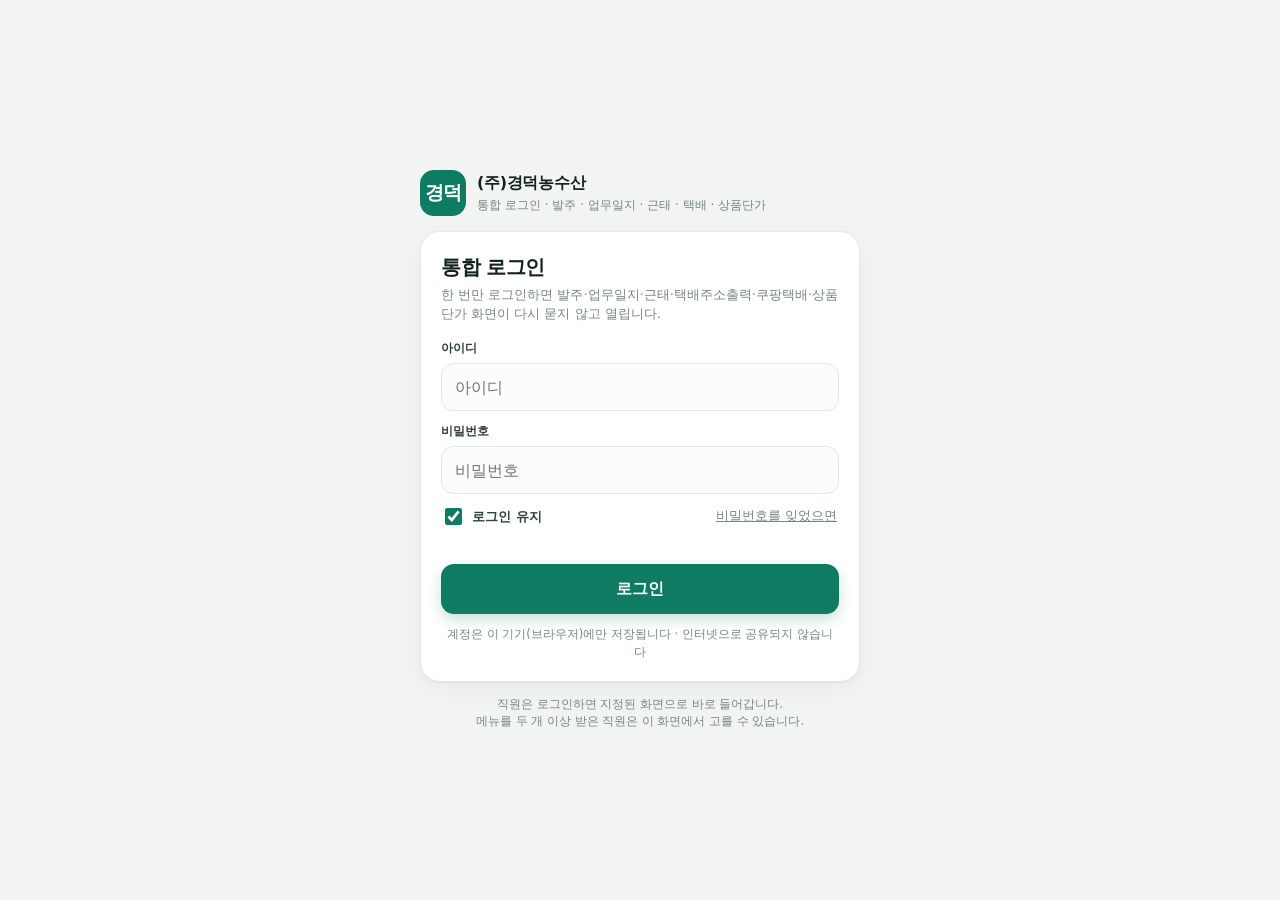
<file: index.html>
<!doctype html>
<html lang="ko" data-portal-ready="0">
<head>
<meta charset="utf-8">
<meta name="viewport" content="width=device-width, initial-scale=1, viewport-fit=cover">
<meta name="robots" content="noindex, nofollow">
<meta name="theme-color" content="#0f7b63">
<meta name="format-detection" content="telephone=no">
<title>경덕농수산 · 통합 로그인</title>
<link rel="icon" href="data:image/svg+xml,%3Csvg xmlns='http://www.w3.org/2000/svg' viewBox='0 0 64 64'%3E%3Crect width='64' height='64' rx='16' fill='%230f7b63'/%3E%3Ctext x='32' y='44' font-family='sans-serif' font-size='34' font-weight='700' text-anchor='middle' fill='white'%3E%EA%B2%BD%3C/text%3E%3C/svg%3E">
<link rel="icon" type="image/png" sizes="32x32" href="/icons/favicon-32.png">
<link rel="icon" type="image/png" sizes="192x192" href="/icons/icon-192.png">
<link rel="apple-touch-icon" sizes="180x180" href="/icons/apple-touch-icon.png">
<link rel="manifest" href="manifest.webmanifest">
<meta name="description" content="경덕농수산 발주 · 업무일지 · 근태·연차 통합 포털">
<meta name="application-name" content="경덕농수산">
<meta name="mobile-web-app-capable" content="yes">
<meta name="apple-mobile-web-app-capable" content="yes">
<meta name="apple-mobile-web-app-title" content="경덕농수산">
<meta name="apple-mobile-web-app-status-bar-style" content="default">
<style>
  :root{
    --bg:#f1f4f2;
    --card:#ffffff;
    --ink:#14231d;
    --ink2:#31423a;
    --muted:#77877f;
    --line:#e3e9e5;
    --line2:#eef2ef;
    --brand:#0f7b63;
    --brand-dark:#0a5a48;
    --brand-soft:#e6f4ef;
    --brand-line:#bfe0d4;
    --danger:#c0453c;
    --danger-soft:#fdecea;
    --radius:16px;
    --shadow:0 1px 2px rgba(16,32,22,.05), 0 8px 24px rgba(16,32,22,.04);
    --safe-b:env(safe-area-inset-bottom, 0px);
  }
  *{box-sizing:border-box;-webkit-tap-highlight-color:transparent}
  html,body{margin:0;padding:0}
  body{
    background:var(--bg);color:var(--ink);
    font-family:system-ui,-apple-system,"Apple SD Gothic Neo","Malgun Gothic","Noto Sans KR","Helvetica Neue",sans-serif;
    font-size:15px;line-height:1.5;-webkit-text-size-adjust:100%;
    overflow-x:hidden;
  }
  button{font-family:inherit;font-size:inherit;color:inherit;cursor:pointer}
  input,textarea{font-family:inherit;font-size:16px;color:inherit}
  a{color:inherit;text-decoration:none}
  b,strong{font-weight:800}
  [hidden]{display:none !important}

  /* ---------- 로그인 ---------- */
  #gate{min-height:100vh;min-height:100dvh;display:flex;flex-direction:column;justify-content:center;
        padding:26px 16px calc(26px + var(--safe-b))}
  body[data-view="dash"] #gate{display:none}
  .gatewrap{width:100%;max-width:420px;margin:0 auto}
  .brand{display:flex;align-items:center;gap:11px;margin:0 0 15px}
  .bm{width:46px;height:46px;flex:0 0 auto;border-radius:14px;background:var(--brand);color:#fff;
      display:grid;place-items:center;font-weight:800;font-size:19px;letter-spacing:-1px}
  .bm.sm{width:36px;height:36px;border-radius:11px;font-size:15px}
  .brandtxt b{display:block;font-size:16px;letter-spacing:-.3px}
  .brandtxt span{display:block;font-size:12px;color:var(--muted);margin-top:1px}
  .authcard{background:var(--card);border:1px solid var(--line);border-radius:20px;box-shadow:var(--shadow);padding:20px}
  .authcard h1{margin:0 0 4px;font-size:20px;letter-spacing:-.5px}
  .lead{margin:0 0 16px;font-size:13px;color:var(--muted);line-height:1.45}
  .field{margin-bottom:11px}
  .lbl{display:block;font-size:12px;font-weight:800;color:var(--ink2);margin-bottom:6px}
  .inp{width:100%;height:48px;border:1px solid var(--line);border-radius:12px;padding:0 13px;background:#fbfcfb;outline:none}
  .inp:focus{border-color:var(--brand-line);background:#fff;box-shadow:0 0 0 3px rgba(15,123,99,.1)}
  .authrow{display:flex;align-items:center;justify-content:space-between;gap:8px;margin:2px 0 9px;font-size:13px}
  .keep{display:inline-flex;align-items:center;gap:7px;color:var(--ink2);font-weight:700;font-size:13px}
  .keep input{width:17px;height:17px;accent-color:var(--brand)}
  .linkbtn{background:none;border:0;padding:2px;color:var(--muted);font-size:12.5px;text-decoration:underline}
  .authmsg{min-height:19px;font-size:12.5px;font-weight:800;color:var(--danger);margin:0 0 8px;line-height:1.4}
  .authmsg.ok{color:var(--brand-dark);font-weight:700}
  .syncnote{font-size:11.5px;font-weight:600;color:#6b7280;text-align:center;margin-top:6px;line-height:1.45}
  .authbtn{width:100%;height:50px;border:0;border-radius:13px;background:var(--brand);color:#fff;
           font-weight:800;font-size:15.5px;box-shadow:0 6px 14px rgba(15,123,99,.22)}
  .authbtn:disabled{opacity:.65;box-shadow:none}
  .authbtn:active{transform:translateY(1px)}
  .authfoot{margin:12px 0 0;font-size:11.5px;color:var(--muted);text-align:center;line-height:1.5}
  .gatenote{max-width:420px;margin:14px auto 0;font-size:11.5px;color:var(--muted);text-align:center}

  /* ---------- 대시보드 ---------- */
  #dash{display:none;min-height:100vh;min-height:100dvh;padding-bottom:calc(26px + var(--safe-b))}
  body[data-view="dash"] #dash{display:block}
  .topbar{position:sticky;top:0;z-index:20;background:rgba(241,244,242,.94);
          -webkit-backdrop-filter:blur(10px);backdrop-filter:blur(10px);border-bottom:1px solid var(--line)}
  .topbar .in{max-width:560px;margin:0 auto;display:flex;align-items:center;gap:10px;padding:9px 16px}
  .chip{margin-left:auto;display:inline-flex;align-items:center;gap:7px;height:36px;padding:0 11px 0 4px;
        border:1px solid var(--line);background:#fff;border-radius:999px;font-size:13px;font-weight:800;
        box-shadow:0 1px 2px rgba(16,32,22,.04);max-width:52%}
  .chip .av{width:28px;height:28px;border-radius:50%;background:var(--brand-soft);color:var(--brand-dark);
            display:grid;place-items:center;font-weight:800;font-size:13px;border:1px solid var(--brand-line);flex:0 0 auto}
  .chip .nm{overflow:hidden;text-overflow:ellipsis;white-space:nowrap}
  main{max-width:560px;margin:0 auto;padding:18px 16px 0}
  .hello{margin:0 0 2px;font-size:12.5px;color:var(--muted)}
  h1.hey{margin:0 0 15px;font-size:22px;letter-spacing:-.7px;display:flex;align-items:center;gap:8px;flex-wrap:wrap}
  h1.hey .hey-in{display:inline-flex;align-items:baseline;letter-spacing:-.7px}
  .tag{display:inline-flex;align-items:center;font-size:11px;font-weight:800;padding:3px 9px;border-radius:999px;
       background:var(--brand-soft);color:var(--brand-dark);border:1px solid var(--brand-line);white-space:nowrap}
  .tag.gray{background:#f1f3f2;color:var(--muted);border-color:var(--line)}
  .tag.appr{background:#fff7e8;color:#8a5b00;border-color:#f2dfb8}
  .tag.appr.staff{background:#f1f3f2;color:var(--muted);border-color:var(--line)}
  select.sel{height:33px;border:1px solid var(--line);border-radius:9px;padding:0 7px;background:#fff;
             font-size:12.5px;font-weight:800;color:var(--ink2);font-family:inherit}
  .menu{display:grid;grid-template-columns:1fr;gap:10px;margin:0 0 18px}
  .mcard{display:flex;align-items:center;gap:13px;background:#fff;border:1px solid var(--line);
         border-radius:var(--radius);padding:14px 15px;box-shadow:var(--shadow);min-height:72px}
  .mcard:active{background:#f7faf8}
  .mcard .em{width:44px;height:44px;flex:0 0 auto;border-radius:13px;background:var(--brand-soft);
             display:grid;place-items:center;font-size:21px}
  .mcard .tx{flex:1;min-width:0}
  .mcard .tx b{display:block;font-size:15.5px;letter-spacing:-.3px}
  .mcard .tx span{display:block;font-size:12px;color:var(--muted);margin-top:2px;
                  overflow:hidden;text-overflow:ellipsis;white-space:nowrap}
  .mcard .ar{color:var(--muted);font-size:17px;flex:0 0 auto}
  .card{background:#fff;border:1px solid var(--line);border-radius:var(--radius);box-shadow:var(--shadow);
        padding:15px;margin:0 0 13px}
  .card h2{margin:0 0 3px;font-size:15px;letter-spacing:-.3px}
  .card p.sub{margin:0 0 12px;font-size:12.5px;color:var(--muted);line-height:1.45}
  .card .sub2{margin:10px 0 0;font-size:11.5px;color:var(--muted);line-height:1.5}
  .row{display:flex;align-items:center;gap:7px;flex-wrap:wrap}
  .btn{height:42px;padding:0 14px;border-radius:12px;border:1px solid var(--line);background:#fff;
       font-weight:800;font-size:13.5px;color:var(--ink2)}
  .btn.soft{background:var(--brand-soft);border-color:var(--brand-line);color:var(--brand-dark)}
  .btn.danger{background:#fff;border-color:#efd5d2;color:var(--danger)}
  .btn:active{transform:translateY(1px)}
  .btn.xs{height:33px;padding:0 10px;border-radius:9px;font-size:12.5px}
  .btn[disabled]{opacity:.5}
  .kv{display:flex;align-items:center;gap:10px;padding:7px 0;font-size:13px;border-top:1px solid var(--line2)}
  .kv:first-of-type{border-top:0}
  .kv .k{color:var(--muted);font-weight:700;min-width:56px}
  .kv .v{font-weight:700;word-break:break-all}
  .divider{height:1px;background:var(--line2);margin:12px 0}
  .urow{padding:12px 0;border-top:1px solid var(--line2)}
  .urow:first-child{border-top:0;padding-top:2px}
  .urow.me{background:#fbfdfc;border-radius:10px;padding:11px 10px;margin:0 -4px}
  .urow .ut{display:flex;align-items:center;gap:6px;flex-wrap:wrap}
  .urow .ut b{font-size:14.5px;letter-spacing:-.2px}
  .uid{font-size:12px;color:var(--muted)}
  .urow .acts{display:flex;gap:6px;flex-wrap:wrap;margin-top:8px}
  /* ---------- 사용자별 메뉴 지정 ---------- */
  .menusel{display:flex;flex-wrap:wrap;gap:6px;margin-top:8px}
  .mopt{display:inline-flex;align-items:center;gap:5px;height:32px;padding:0 10px;border:1px solid var(--line);
        border-radius:9px;background:#fbfcfb;font-size:12px;font-weight:800;color:var(--ink2);cursor:pointer}
  .mopt input{width:15px;height:15px;margin:0;accent-color:var(--brand)}
  .mopt input:checked ~ span{color:var(--brand-dark)}
  #menu-none{background:#fff;border:1px dashed var(--line);border-radius:var(--radius);padding:18px 15px;
             text-align:center;font-size:13.5px;color:var(--ink2);font-weight:800;line-height:1.55;margin:0 0 18px}
  #menu-none span{display:block;font-size:12px;font-weight:600;color:var(--muted);margin-top:5px}
  .ureset{display:flex;gap:6px;margin-top:8px}
  .ureset input{flex:1 1 auto;min-width:0;height:38px;border:1px solid var(--line);border-radius:10px;
                padding:0 11px;background:#fbfcfb;font-size:14px}
  .invout{margin-top:10px}
  .invout textarea{width:100%;height:74px;border:1px solid var(--brand-line);border-radius:11px;padding:9px 10px;
                   background:var(--brand-soft);color:var(--brand-dark);font-size:11.5px;line-height:1.45;resize:vertical}
  .field2{margin-bottom:9px}
  .note{font-size:11.5px;color:var(--muted);line-height:1.5;margin:9px 0 0}
  .foot{max-width:560px;margin:4px auto 0;padding:0 16px;font-size:11px;color:var(--muted);text-align:center;line-height:1.6}
  .toast{position:fixed;left:50%;bottom:calc(18px + var(--safe-b));transform:translate(-50%,14px);
         max-width:calc(100vw - 32px);background:#14231d;color:#fff;font-size:13px;font-weight:700;
         padding:11px 15px;border-radius:12px;box-shadow:0 10px 26px rgba(0,0,0,.22);
         opacity:0;pointer-events:none;transition:opacity .18s,transform .18s;z-index:80;text-align:center;line-height:1.4}
  .toast.on{opacity:1;transform:translate(-50%,0)}
  .toast.err{background:#8f2f29}
  /* 앱 설치(PWA) — Edge·Chrome 이 설치를 제안할 때만 보인다 */
  .installbar{position:fixed;right:14px;bottom:calc(74px + var(--safe-b));z-index:70;height:44px;padding:0 17px;
             border:0;border-radius:22px;background:var(--brand);color:#fff;font-size:13px;font-weight:800;
             box-shadow:0 10px 22px rgba(10,90,72,.30);display:inline-flex;align-items:center;gap:7px}
  .installbar:active{background:var(--brand-dark)}

  @media(min-width:600px){
    .menu{grid-template-columns:repeat(2,1fr)}
    .mcard.whole{grid-column:1/-1;min-height:96px}
    .mcard{flex-direction:column;align-items:flex-start;gap:9px;min-height:124px;padding:16px}
    .mcard .tx span{white-space:normal}
    .mcard .ar{display:none}
  }
  @media(min-width:760px){
    .topbar .in,main,.foot{max-width:720px}
    .gatewrap{max-width:440px}
  }
</style>
</head>
<body data-view="gate">

<!-- ================= 로그인 ================= -->
<div id="gate" role="main" aria-label="통합 로그인">
  <div class="gatewrap">
    <div class="brand">
      <div class="bm">경덕</div>
      <div class="brandtxt">
        <b>(주)경덕농수산</b>
        <span>통합 로그인 · 발주 · 업무일지 · 근태 · 택배 · 상품단가</span>
      </div>
    </div>
    <form class="authcard" id="login-form" autocomplete="on" novalidate>
      <h1>통합 로그인</h1>
      <p class="lead">한 번만 로그인하면 발주·업무일지·근태·택배주소출력·쿠팡택배·상품단가 화면이 다시 묻지 않고 열립니다.</p>
      <div class="field">
        <label class="lbl" for="login-id">아이디</label>
        <input class="inp" id="login-id" name="username" type="text" autocomplete="username"
               autocapitalize="off" autocorrect="off" spellcheck="false" placeholder="아이디">
      </div>
      <div class="field">
        <label class="lbl" for="login-pw">비밀번호</label>
        <input class="inp" id="login-pw" name="password" type="password" autocomplete="current-password" placeholder="비밀번호">
      </div>
      <div class="authrow">
        <label class="keep"><input type="checkbox" id="login-keep" checked> 로그인 유지</label>
        <button class="linkbtn" id="btn-pw-help" type="button">비밀번호를 잊었으면</button>
      </div>
      <div class="syncnote" id="syncNote" role="status" aria-live="polite" hidden></div>
      <div class="authmsg" id="login-msg" role="status" aria-live="polite"></div>
      <button class="authbtn" id="login-btn" type="submit">로그인</button>
      <p class="authfoot">계정은 이 기기(브라우저)에만 저장됩니다 · 인터넷으로 공유되지 않습니다</p>
    </form>
  </div>
  <p class="gatenote">직원은 로그인하면 지정된 화면으로 바로 들어갑니다.<br>
    메뉴를 두 개 이상 받은 직원은 이 화면에서 고를 수 있습니다.</p>
</div>

<!-- ================= 대시보드 (관리자) ================= -->
<div id="dash">
  <header class="topbar">
    <div class="in">
      <div class="bm sm">경덕</div>
      <div class="brandtxt">
        <b>(주)경덕농수산</b>
        <span>통합 로그인</span>
      </div>
      <div class="chip" id="who-chip">
        <span class="av" id="who-av">관</span><span class="nm" id="who-name">-</span>
      </div>
    </div>
  </header>

  <main>
    <p class="hello" id="today-line">오늘</p>
    <h1 class="hey"><span class="hey-in"><span id="hey-name">-</span>님</span><span class="tag" id="who-role">관리자</span></h1>

    <nav class="menu" aria-label="업무 메뉴">
      <a class="mcard" id="menu-order" href="./order-app/" data-app="kd">
        <span class="em" aria-hidden="true">📦</span>
        <span class="tx"><b>발주</b><span>거래처 발주 · 바코드 스캔</span></span>
        <span class="ar" aria-hidden="true">›</span>
      </a>
      <a class="mcard" id="menu-worklog" href="./worklog-app/" data-app="kdw">
        <span class="em" aria-hidden="true">📝</span>
        <span class="tx"><b>업무일지</b><span>오늘 업무 · 수입지출 일지</span></span>
        <span class="ar" aria-hidden="true">›</span>
      </a>
      <a class="mcard" id="menu-attendance" href="./attendance-app/" data-app="att">
        <span class="em" aria-hidden="true">📅</span>
        <span class="tx"><b>근태 · 연차</b><span>출퇴근 · 연차 관리</span></span>
        <span class="ar" aria-hidden="true">›</span>
      </a>
      <a class="mcard" id="menu-parcel" href="./parcel-label/" data-app="pl">
        <span class="em" aria-hidden="true">🚚</span>
        <span class="tx"><b>택배주소출력</b><span>거래처 택배주소 · A4 인쇄</span></span>
        <span class="ar" aria-hidden="true">›</span>
      </a>
      <a class="mcard" id="menu-coupang" href="./coupang-order/" data-app="cp">
        <span class="em" aria-hidden="true">🧾</span>
        <span class="tx"><b>쿠팡택배</b><span>쿠팡윙 주문 → 롯데택배 송장</span></span>
        <span class="ar" aria-hidden="true">›</span>
      </a>
      <a class="mcard" id="menu-price" href="./price-manager/" data-app="pm">
        <span class="em" aria-hidden="true">💰</span>
        <span class="tx"><b>상품단가·가격비교</b><span>원물 단가 → 중량별 가격 · 거래처 비교</span></span>
        <span class="ar" aria-hidden="true">›</span>
      </a>
      <a class="mcard" id="menu-shop" href="../shop/" data-app="shop">
        <span class="em" aria-hidden="true">🛒</span>
        <span class="tx"><b>바다로운 쇼핑몰</b><span>건어물·견과류 · 회원 주문</span></span>
        <span class="ar" aria-hidden="true">›</span>
      </a>
      <a class="mcard" id="menu-raw" href="./raw-material/" data-app="rm">
        <span class="em" aria-hidden="true">🏷️</span>
        <span class="tx"><b>원물정보</b><span>품목·원산지·유통기한·표시사항 라벨</span></span>
        <span class="ar" aria-hidden="true">›</span>
      </a>
      <a class="mcard" id="menu-prod" href="./production-log/" data-app="prod">
        <span class="em" aria-hidden="true">🗒️</span>
        <span class="tx"><b>생산일지</b><span>날짜별 생산 기록 · 전자결재 · A4 인쇄</span></span>
        <span class="ar" aria-hidden="true">›</span>
      </a>
    </nav>
    <p id="menu-none" hidden>접근 가능한 메뉴가 없습니다.<br>관리자에게 문의하세요.
      <span>관리자가 사용자 관리에서 이 계정의 메뉴를 지정하면 열립니다.</span></p>

    <section class="card" id="sec-account">
      <h2>내 계정</h2>
      <p class="sub">모든 앱이 같은 아이디·비밀번호를 씁니다. 여기서 바꾸면 모든 앱에 함께 바뀝니다.</p>
      <div class="kv"><span class="k">이름</span><span class="v" id="acc-name">-</span></div>
      <div class="kv"><span class="k">아이디</span><span class="v" id="acc-id">-</span></div>
      <div class="kv"><span class="k">메뉴</span><span class="v" id="acc-menus">-</span></div>
      <div class="divider"></div>
      <div class="row">
        <button class="btn soft" id="btn-pw-open" type="button">비밀번호 바꾸기</button>
        <button class="btn" id="btn-logout" type="button">로그아웃</button>
      </div>
      <div id="panel-pw" hidden>
        <div class="divider"></div>
        <div class="field2">
          <label class="lbl" for="pw-cur">지금 비밀번호</label>
          <input class="inp" id="pw-cur" type="password" autocomplete="current-password" placeholder="지금 쓰는 비밀번호">
        </div>
        <div class="field2">
          <label class="lbl" for="pw-new">새 비밀번호 (4자 이상)</label>
          <input class="inp" id="pw-new" type="password" autocomplete="new-password" placeholder="새 비밀번호">
        </div>
        <div class="field2">
          <label class="lbl" for="pw-new2">새 비밀번호 한 번 더</label>
          <input class="inp" id="pw-new2" type="password" autocomplete="new-password" placeholder="새 비밀번호 한 번 더">
        </div>
        <p class="authmsg" id="pw-msg" role="status" aria-live="polite"></p>
        <div class="row">
          <button class="btn soft" id="btn-pw-save" type="button">저장</button>
          <button class="btn" id="btn-pw-close" type="button">닫기</button>
        </div>
      </div>
    </section>

    <section class="card" id="sec-users" hidden>
      <h2>👥 사용자 관리 <span class="tag gray" id="users-count">(0명)</span></h2>
      <p class="sub">직원을 추가하고 <b>초대 링크</b>를 카톡으로 보내면, 그 직원 휴대폰에서 링크를 눌러 로그인하면 함께 열립니다.</p>

      <div class="field2">
        <label class="lbl" for="nu-id">아이디 (영문 소문자·숫자 2~20자)</label>
        <input class="inp" id="nu-id" type="text" autocomplete="off" autocapitalize="off" spellcheck="false" placeholder="예: kim">
      </div>
      <div class="field2">
        <label class="lbl" for="nu-name">이름</label>
        <input class="inp" id="nu-name" type="text" autocomplete="off" placeholder="예: 김철수">
      </div>
      <div class="field2">
        <label class="lbl" for="nu-pw">처음 비밀번호 (4자 이상)</label>
        <input class="inp" id="nu-pw" type="password" autocomplete="new-password" placeholder="직원에게 알려 줄 비밀번호">
      </div>
      <div class="field2">
        <label class="lbl" for="nu-appr">결재 권한</label>
        <select class="inp" id="nu-appr">
          <option value="staff" selected>담당 (상신만)</option>
          <option value="chief">본부장</option>
          <option value="ceo">대표</option>
          <option value="all">전체 (본부장·대표 모두)</option>
        </select>
      </div>
      <div class="field2">
        <span class="lbl">메뉴 (이 직원의 포털에 보일 화면)</span>
        <div class="menusel" id="nu-menus" role="group" aria-label="메뉴 선택">
          <label class="mopt"><input type="checkbox" value="order" checked> <span>발주화면</span></label>
          <label class="mopt"><input type="checkbox" value="worklog"> <span>업무일지</span></label>
          <label class="mopt"><input type="checkbox" value="attendance"> <span>근태·연차</span></label>
          <label class="mopt"><input type="checkbox" value="parcel"> <span>택배주소출력</span></label>
          <label class="mopt"><input type="checkbox" value="coupang"> <span>쿠팡택배</span></label>
          <label class="mopt"><input type="checkbox" value="price"> <span>상품단가</span></label>
          <label class="mopt"><input type="checkbox" value="shop"> <span>쇼핑몰</span></label>
          <label class="mopt"><input type="checkbox" value="raw"> <span>원물정보</span></label>
          <label class="mopt"><input type="checkbox" value="prod"> <span>생산일지</span></label>
        </div>
        <p class="note" style="margin-top:6px">고른 메뉴만 그 직원에게 보입니다. 한 개만 고르면 로그인하자마자 그 화면으로 들어갑니다.
          admin·박한성 계정은 전체 메뉴 고정입니다.</p>
      </div>
      <div class="row">
        <button class="btn soft" id="btn-add-user" type="button">직원 추가</button>
        <button class="btn" id="btn-invite-all" type="button">전체 초대 링크</button>
      </div>
      <div class="row" style="margin-top:8px">
        <button class="btn" id="btn-push-all" type="button">☁️ 이 기기 계정으로 전체 업데이트</button>
      </div>
      <p class="note" style="margin-top:6px">시트에 실린 계정과 상관없이, 이 기기에 있는 계정 목록(결재 권한 포함)을 그대로 구글 시트에 올려 모든 기기·앱을 이 기기 기준으로 맞춥니다.</p>
      <div class="invout" id="invite-out-wrap" hidden>
        <textarea id="invite-out" readonly aria-label="초대 링크"></textarea>
        <p class="note">위 링크를 복사해 카톡으로 보내세요. 링크를 연 직원 휴대폰에 계정이 들어가고, 관리자 계정은 만들어지지 않습니다.</p>
      </div>

      <div class="divider"></div>
      <div id="users-list"></div>
      <p class="sub2">앱(발주·업무일지·근태·택배주소출력·쿠팡택배·상품단가)의 <b>내 계정 → 사용자 관리</b>에서 만든 계정도 여기로 모입니다.
        비밀번호 재설정은 모든 앱에 함께 적용됩니다.</p>
    </section>

    <p class="foot">이 포털에서 로그인한 상태로 앱을 열면 다시 로그인하지 않습니다.<br>
      앱에서 로그아웃하면 통합 로그인도 함께 풀립니다.</p>
  </main>
</div>

<div class="toast" id="toast" role="status" aria-live="polite"></div>
<button class="installbar" id="btn-install" type="button" hidden>⤓ 앱으로 설치</button>

<noscript><p style="padding:20px;text-align:center;font-size:13px">로그인하려면 브라우저에서 자바스크립트를 켜 주세요.</p></noscript>

<!-- 통합 보안(서버 로그인·토큰·자동 로그아웃) — 같은 주소의 모든 앱이 함께 쓴다 -->
<script src="sec.js"></script>

<script>
(function(){
  'use strict';

  /* ============================================================
     0. 작은 도구
     ============================================================ */
  function $(s, r){ return (r || document).querySelector(s); }
  function $$(s, r){ return Array.prototype.slice.call((r || document).querySelectorAll(s)); }
  function esc(s){
    return String(s == null ? '' : s).replace(/[&<>"']/g, function(c){
      return ({'&':'&amp;','<':'&lt;','>':'&gt;','"':'&quot;',"'":'&#39;'})[c];
    });
  }
  function rawLS(k){ try{ return window.localStorage.getItem(k); }catch(e){ return null; } }
  function jget(k, fb){
    var v = rawLS(k);
    if(v === null) return fb;
    try{ return JSON.parse(v); }catch(e){ return fb; }
  }
  function jset(k, v){
    try{ window.localStorage.setItem(k, JSON.stringify(v)); return true; }catch(e){ return false; }
  }
  function jsetRaw(k, v){ try{ window.localStorage.setItem(k, v); return true; }catch(e){ return false; } }
  function jrm(k){ try{ window.localStorage.removeItem(k); }catch(e){} }
  function sraw(k){ try{ return window.sessionStorage.getItem(k); }catch(e){ return null; } }
  function sset(k, v){ try{ window.sessionStorage.setItem(k, v); }catch(e){} }
  function srm(k){ try{ window.sessionStorage.removeItem(k); }catch(e){} }

  /* ============================================================
     1. 암호 도구 — 세 앱과 같은 순수 JS 방식(SHA-256 + XOR 스트림)
     ============================================================ */
  function sha256hex(msg){
    function rr(x, n){ return (x >>> n) | (x << (32 - n)); }
    var K = [
      0x428a2f98,0x71374491,0xb5c0fbcf,0xe9b5dba5,0x3956c25b,0x59f111f1,0x923f82a4,0xab1c5ed5,
      0xd807aa98,0x12835b01,0x243185be,0x550c7dc3,0x72be5d74,0x80deb1fe,0x9bdc06a7,0xc19bf174,
      0xe49b69c1,0xefbe4786,0x0fc19dc6,0x240ca1cc,0x2de92c6f,0x4a7484aa,0x5cb0a9dc,0x76f988da,
      0x983e5152,0xa831c66d,0xb00327c8,0xbf597fc7,0xc6e00bf3,0xd5a79147,0x06ca6351,0x14292967,
      0x27b70a85,0x2e1b2138,0x4d2c6dfc,0x53380d13,0x650a7354,0x766a0abb,0x81c2c92e,0x92722c85,
      0xa2bfe8a1,0xa81a664b,0xc24b8b70,0xc76c51a3,0xd192e819,0xd6990624,0xf40e3585,0x106aa070,
      0x19a4c116,0x1e376c08,0x2748774c,0x34b0bcb5,0x391c0cb3,0x4ed8aa4a,0x5b9cca4f,0x682e6ff3,
      0x748f82ee,0x78a5636f,0x84c87814,0x8cc70208,0x90befffa,0xa4506ceb,0xbef9a3f7,0xc67178f2
    ];
    var H = [0x6a09e667,0xbb67ae85,0x3c6ef372,0xa54ff53a,0x510e527f,0x9b05688c,0x1f83d9ab,0x5be0cd19];
    var bytes = [], i, c, c2, cp;
    for(i = 0; i < msg.length; i++){
      c = msg.charCodeAt(i);
      if(c < 0x80){ bytes.push(c); }
      else if(c < 0x800){ bytes.push(0xc0 | (c >> 6), 0x80 | (c & 63)); }
      else if(c < 0xd800 || c >= 0xe000){ bytes.push(0xe0 | (c >> 12), 0x80 | ((c >> 6) & 63), 0x80 | (c & 63)); }
      else {
        c2 = msg.charCodeAt(++i);
        cp = 0x10000 + (((c & 0x3ff) << 10) | (c2 & 0x3ff));
        bytes.push(0xf0 | (cp >> 18), 0x80 | ((cp >> 12) & 63), 0x80 | ((cp >> 6) & 63), 0x80 | (cp & 63));
      }
    }
    var bl = bytes.length * 8, hi = Math.floor(bl / 4294967296);
    bytes.push(0x80);
    while(bytes.length % 64 !== 56) bytes.push(0);
    bytes.push((hi >>> 24) & 255, (hi >>> 16) & 255, (hi >>> 8) & 255, hi & 255);
    bytes.push((bl >>> 24) & 255, (bl >>> 16) & 255, (bl >>> 8) & 255, bl & 255);
    var w = new Array(64), t, off;
    for(off = 0; off < bytes.length; off += 64){
      for(t = 0; t < 16; t++){
        w[t] = (bytes[off + t * 4] << 24) | (bytes[off + t * 4 + 1] << 16) | (bytes[off + t * 4 + 2] << 8) | bytes[off + t * 4 + 3];
      }
      for(t = 16; t < 64; t++){
        var s0 = rr(w[t-15], 7) ^ rr(w[t-15], 18) ^ (w[t-15] >>> 3);
        var s1 = rr(w[t-2], 17) ^ rr(w[t-2], 19) ^ (w[t-2] >>> 10);
        w[t] = (w[t-16] + s0 + w[t-7] + s1) | 0;
      }
      var a = H[0], b = H[1], c3 = H[2], d = H[3], e = H[4], f = H[5], g = H[6], h = H[7];
      for(t = 0; t < 64; t++){
        var S1 = rr(e, 6) ^ rr(e, 11) ^ rr(e, 25);
        var ch = (e & f) ^ ((~e) & g);
        var t1 = (h + S1 + ch + K[t] + w[t]) | 0;
        var S0 = rr(a, 2) ^ rr(a, 13) ^ rr(a, 22);
        var mj = (a & b) ^ (a & c3) ^ (b & c3);
        var t2 = (S0 + mj) | 0;
        h = g; g = f; f = e; e = (d + t1) | 0; d = c3; c3 = b; b = a; a = (t1 + t2) | 0;
      }
      H[0] = (H[0] + a) | 0; H[1] = (H[1] + b) | 0; H[2] = (H[2] + c3) | 0; H[3] = (H[3] + d) | 0;
      H[4] = (H[4] + e) | 0; H[5] = (H[5] + f) | 0; H[6] = (H[6] + g) | 0; H[7] = (H[7] + h) | 0;
    }
    return H.map(function(x){ return ('00000000' + (x >>> 0).toString(16)).slice(-8); }).join('');
  }
  function newSalt(){
    var s = '';
    while(s.length < 16){ s += Math.floor(Math.random() * 36).toString(36); }
    return s.slice(0, 16) + (Date.now() % 100000).toString(36);
  }
  function utf8bin(s){ return unescape(encodeURIComponent(String(s))); }
  function binutf8(b){ return decodeURIComponent(escape(b)); }
  function ksBlock(keyHex, i){ return sha256hex(keyHex + '|' + i); }
  function xorBin(bin, keyHex){
    var out = [], blk = '', i, j, p;
    for(i = 0; i < bin.length; i++){
      j = i & 31;
      if(j === 0) blk = ksBlock(keyHex, i >> 5);
      p = j * 2;
      out.push(String.fromCharCode((bin.charCodeAt(i) & 255) ^ parseInt(blk.substr(p, 2), 16)));
    }
    return out.join('');
  }
  function wrapK(key, wrapHex){
    try{ return btoa(xorBin(String(key), String(wrapHex))); }catch(e){ return ''; }
  }
  function unwrapK(ct, wrapHex){
    if(!ct || !wrapHex) return '';
    var s;
    try{ s = xorBin(atob(ct), String(wrapHex)); }catch(e){ return ''; }
    return /^[0-9a-f]{32}$/.test(s) ? s : '';
  }
  function hpHash(pw, salt){ return sha256hex('p1|' + salt + '|' + String(pw)); }
  function hashFor(app, pw, salt){ return sha256hex(APPS[app].hp + salt + '|' + String(pw)); }
  function matKey(app, salt, hash){ return sha256hex(APPS[app].mk + salt + '|' + hash); }
  function pwKey(app, salt, pw){
    var h = sha256hex(APPS[app].pp + salt + '|' + String(pw));
    for(var i = 0; i < 4096; i++) h = sha256hex(h);
    return h;
  }

  /* ============================================================
     2. 세 앱 · 주소
     ============================================================ */
  var APPS = {
    kd:  { label:'발주', dir:'order-app', users:'kd.users.v1', sess:'kd.session.v1', tmp:'kd.session.tmp.v1',
           noseed:'kd.noadmin.v1', hp:'kd1|', mk:'kdi1|', pp:'kdw1|',
           wrap:'kd.u.%s.catwrap.v1', wrapPw:'kd.u.%s.catwrap.pw.v1', adminName:'관리자' },
    kdw: { label:'업무일지', dir:'worklog-app', users:'kdw.users.v1', sess:'kdw.session.v1', tmp:'kdw.session.tmp.v1',
           noseed:'kdw.noadmin.v1', hp:'wl1|', mk:'wli1|', pp:'wlw1|',
           wrap:'kdw.u.%s.seed.v1', wrapPw:'kdw.u.%s.seed.pw.v1', adminName:'박한성' },
    att: { label:'근태', dir:'attendance-app', users:'att.users.v1', sess:'att.session.v1', tmp:'att.session.tmp.v1',
           noseed:'att.noadmin.v1', hp:'att1|', mk:'atti1|', pp:'attw1|',
           wrap:'att.u.%s.seedwrap.v1', wrapPw:'att.u.%s.seedwrap.pw.v1', adminName:'관리자' },
    /* 택배주소출력 — 포털 계정(p1) 그대로 쓰고, 앱 안에서 자기 열쇠를 만든다 */
    pl:  { label:'택배주소출력', dir:'parcel-label', users:'pl.users.v1', sess:'pl.session.v1', tmp:'pl.session.tmp.v1',
           noseed:'pl.noadmin.v1', hp:'p1|', mk:'pli1|', pp:'plw1|',
           wrap:'', wrapPw:'', adminName:'관리자' },
    /* 쿠팡택배 — 포털 계정(p1)·SSO 세션을 그대로 쓰는 화면(자체 계정 저장소 없음) */
    cp:  { label:'쿠팡택배', dir:'coupang-order', users:'cp.users.v1', sess:'cp.session.v1', tmp:'cp.session.tmp.v1',
           noseed:'cp.noadmin.v1', hp:'p1|', mk:'cpi1|', pp:'cpw1|',
           wrap:'', wrapPw:'', adminName:'관리자' },
    /* 상품단가·가격비교 — 포털 계정(p1)·SSO 세션을 그대로 쓰고, 단가 자료는 따로 암호로 잠근다 */
    pm:  { label:'상품단가', dir:'price-manager', users:'pm.users.v1', sess:'pm.session.v1', tmp:'pm.session.tmp.v1',
           noseed:'pm.noadmin.v1', hp:'p1|', mk:'pmi1|', pp:'pmw1|',
           wrap:'', wrapPw:'', adminName:'관리자' },
    /* 원물정보 · 생산일지 — 포털 계정(p1)·SSO 세션을 그대로 쓰는 화면(자체 계정 저장소 없음) */
    rm:  { label:'원물정보', dir:'raw-material', users:'rm.users.v1', sess:'rm.session.v1', tmp:'rm.session.tmp.v1',
           noseed:'rm.noadmin.v1', hp:'p1|', mk:'rmi1|', pp:'rmw1|', wrap:'', wrapPw:'', adminName:'관리자' },
    prod:{ label:'생산일지', dir:'production-log', users:'prod.users.v1', sess:'prod.session.v1', tmp:'prod.session.tmp.v1',
           noseed:'prod.noadmin.v1', hp:'p1|', mk:'prodi1|', pp:'prodw1|', wrap:'', wrapPw:'', adminName:'관리자' }
  };
  var ORDER = ['kd', 'kdw', 'att'];
  var P_USERS = 'kd.portal.users.v1';
  var P_SESS  = 'kd.portal.session.v1';
  var P_TMP   = 'kd.portal.session.tmp.v1';
  var P_SSO   = 'kd.portal.sso.v1';
  var P_NOSEED= 'kd.portal.noadmin.v1';

  function pathOf(app, id){ return APPS[app].wrap.replace('%s', id); }

  function appBase(){
    try{
      var q = new URLSearchParams(location.search).get('apps');
      if(q){ return q.slice(-1) === '/' ? q : q + '/'; }
    }catch(e){}
    var saved = rawLS('kd.portal.appbase');
    if(saved){ return saved.slice(-1) === '/' ? saved : saved + '/'; }
    var p = location.pathname || '/';
    if(/\/documents\/portal\/(index\.html)?$/.test(p)) return '../';
    if(/\/portal\/(index\.html)?$/.test(p)) return '../';
    return './';
  }
  function appUrl(app){ return appBase() + APPS[app].dir + '/'; }

  /* ============================================================
     3. 계정 저장소 (포털 + 세 앱)
     ============================================================ */
  function normId(id){ return String(id || '').trim().toLowerCase(); }
  /* 관리자 계정 아이디 — 2026-11-27 phs7604 로 바꾸었고, 옛 admin 도 같은 관리자로 본다 */
  function isAdminId(id){ var n = normId(id); return n === 'admin' || n === 'phs7604'; }
  /* 지금의 관리자 계정 아이디 — 이 계정만 기기 계정 목록에서 지우지 않는다 (옛 admin 은 지울 수 있다) */
  function isRootId(id){ return normId(id) === 'phs7604'; }
  function roleOf(idOrUser, name){
    var isObj = idOrUser && typeof idOrUser === 'object';
    var id = normId(isObj ? idOrUser.id : idOrUser);
    var nm = String(isObj ? (idOrUser.name || '') : (name || '')).trim();
    return (isAdminId(id) || id === '박한성' || nm === '박한성') ? 'admin' : 'user';
  }
  /* 결재 권한 — 담당(staff) · 본부장(chief) · 대표(ceo) · 전체(all) */
  var APPR_ROLES = ['staff', 'chief', 'ceo', 'all'];
  var APPR_LABEL = { staff:'담당', chief:'본부장', ceo:'대표', all:'전체' };
  function apprRoleOf(u){
    if(!u) return 'staff';
    if(isAdminId(u.id) || roleOf(u.id, u.name) === 'admin') return 'all';
    var v = String(u.sheetApprRole || u.apprRole || '').toLowerCase();
    return (v === 'chief' || v === 'ceo' || v === 'all') ? v : 'staff';
  }

  /* ============================================================
     메뉴 — 사용자별로 고른 화면만 포털에 보인다
       order 발주화면 · worklog 업무일지 · attendance 근태·연차
     admin · 이름 '박한성' 계정은 전체 메뉴 고정,
     예전 계정(menus 없음)은 발주만 (지금까지 동작 그대로).
     ============================================================ */
  var MENU_KEYS = ['order', 'worklog', 'attendance', 'parcel', 'coupang', 'price', 'shop', 'raw', 'prod'];
  var MENU_LABEL = { order:'발주화면', worklog:'업무일지', attendance:'근태·연차', parcel:'택배주소출력', coupang:'쿠팡택배', price:'상품단가', shop:'쇼핑몰', raw:'원물정보', prod:'생산일지' };
  var MENU_APP = { order:'kd', worklog:'kdw', attendance:'att', parcel:'pl', coupang:'cp', price:'pm', raw:'rm', prod:'prod' };
  function menuUrl(k){ return k === 'shop' ? (appBase() + 'shop/') : appUrl(MENU_APP[k]); }
  var MENU_DIRECT = { shop:'shop/', raw:'raw-material/', prod:'production-log/' };
  function isAdminUser(u){ return !!u && roleOf(u.id, u.name) === 'admin'; }
  function normMenus(list){
    if(!Array.isArray(list)) return null;
    var pick = [];
    list.forEach(function(m){
      var k = String(m == null ? '' : m).trim().toLowerCase();
      if(MENU_KEYS.indexOf(k) >= 0 && pick.indexOf(k) < 0) pick.push(k);
    });
    return MENU_KEYS.filter(function(k){ return pick.indexOf(k) >= 0; });
  }
  function menusOf(u){
    if(!u) return [];
    if(isAdminUser(u)) return MENU_KEYS.slice();
    var m = normMenus(u.menus);
    return (m === null) ? ['order'] : m;
  }
  function menusText(u){
    var ms = menusOf(u);
    if(!ms.length) return '없음';
    return ms.map(function(k){ return MENU_LABEL[k]; }).join('·');
  }

  function portalDoc(){
    var d = jget(P_USERS, null);
    if(!d || typeof d !== 'object' || !Array.isArray(d.users)) d = { v:1, users:[] };
    d.users = d.users.filter(function(u){ return u && typeof u.id === 'string' && u.id; });
    d.users.forEach(function(u){
      u.id = normId(u.id);
      if(!u.name) u.name = u.id;
      u.role = roleOf(u.id, u.name);
      /* 메뉴는 아는 키만 남기고 순서를 맞춘다 — admin·박한성은 저장하지 않는다(전체 고정) */
      if(u.menus !== undefined){
        var mm = normMenus(u.menus);
        if(isAdminUser(u) || mm === null) delete u.menus; else u.menus = mm;
      }
    });
    /* 2026-11-27: 이 기기에 기본 admin/admin1234 계정을 심지 않는다.
       관리자 계정은 서버(보안 서버)가 확인해 내려 주는 phs7604 하나뿐이고,
       옛 admin 은 서버에서 사용중지·삭제된 계정이라 어디에서도 열리지 않아야 한다. */
    d.v = 1;
    jset(P_USERS, d);
    return d;
  }
  function savePortal(d){ d.v = 1; jset(P_USERS, d); return d; }
  function findIn(list, id){
    var n = normId(id);
    for(var i = 0; i < list.length; i++){ if(list[i] && list[i].id === n) return list[i]; }
    return null;
  }
  function findPortal(id){ return findIn(portalDoc().users, id); }

  function appDoc(app){
    var d = jget(APPS[app].users, null);
    if(!d || typeof d !== 'object' || !Array.isArray(d.users)) d = { v:1, users:[] };
    d.users = d.users.filter(function(u){ return u && typeof u.id === 'string' && u.id; });
    d.users.forEach(function(u){
      u.id = normId(u.id);
      if(!u.name) u.name = u.id;
      u.role = (isAdminId(u.id)) ? 'admin' : 'user';
    });
    d.v = 1;
    return d;
  }
  function saveApp(app, d){ d.v = 1; jset(APPS[app].users, d); return d; }
  function findAppUser(app, id){ return findIn(appDoc(app).users, id); }
  function anyAppAdmin(){
    for(var i = 0; i < ORDER.length; i++){ if(findAppUser(ORDER[i], 'admin') || findAppUser(ORDER[i], 'phs7604')) return true; }
    return false;
  }
  function ensureAppUser(app, id, name, pw, apprRole){
    var d = appDoc(app), hit = findIn(d.users, id);
    if(hit){
      if(name && !hit.name) hit.name = name;
      if(apprRole && (hit.apprRole !== apprRole || hit.sheetApprRole !== apprRole)){
        hit.apprRole = apprRole; hit.sheetApprRole = apprRole;
      }
      saveApp(app, d);
      return hit;
    }
    var salt = newSalt();
    var nm = String(name || id).slice(0, 20);
    /* admin 계정의 이름은 앱마다 쓰던 이름을 그대로 둔다 (발주·근태 '관리자', 업무일지 '박한성') */
    if(isAdminId(id) && APPS[app].adminName) nm = APPS[app].adminName;
    var u = { id:normId(id), name:nm, role:(isAdminId(id) ? 'admin' : 'user'),
              salt:salt, hash:hashFor(app, pw, salt), createdAt:Date.now(), mustChange:false };
    if(apprRole){ u.apprRole = apprRole; u.sheetApprRole = apprRole; }
    d.users.push(u);
    saveApp(app, d);
    return u;
  }
  function appSetPassword(app, id, pw, mustChange){
    var d = appDoc(app), hit = findIn(d.users, id);
    if(!hit) return null;
    hit.salt = newSalt();
    hit.hash = hashFor(app, pw, hit.salt);
    hit.mustChange = !!mustChange;
    saveApp(app, d);
    return hit;
  }
  /* 앱(발주·업무일지·근태)에서 만들던 계정을 포털로 모은다 */
  function mergeFromApps(){
    var d = portalDoc(), changed = false;
    ORDER.forEach(function(a){
      appDoc(a).users.forEach(function(u){
        if(findIn(d.users, u.id)) return;
        d.users.push({ id:u.id, name:u.name || u.id, role:roleOf(u.id, u.name),
                       salt:null, hash:null, createdAt:u.createdAt || Date.now(), mustChange:false });
        changed = true;
      });
    });
    if(changed) savePortal(d);
  }

  /* ============================================================
     4. 앱 잠금 열쇠 (품목 목록 K_cat · 업무일지/근태 예시 열쇠)
     ============================================================ */
  var K = { kd:'', kdw:'', att:'' };
  var SRC = {}, SRCP = {};

  function readMat(app, u){
    if(!u || !u.salt || !u.hash) return '';
    var W = jget(pathOf(app, u.id), null);
    if(!W || !W.salt || !W.ct) return '';
    var k = unwrapK(W.ct, matKey(app, W.salt, u.hash));
    if(!k && u.prevHash) k = unwrapK(W.ct, matKey(app, W.salt, u.prevHash));   /* 시트 계정으로 맞추기 전 비밀번호 */
    return k;
  }
  function writeMat(app, u, key){
    if(!u || !key) return false;
    return jset(pathOf(app, u.id), { v:1, salt:u.salt, ct:wrapK(key, matKey(app, u.salt, u.hash)) });
  }
  function keyForSync(app){
    if(K[app]) return K[app];
    var users = appDoc(app).users;
    for(var i = 0; i < users.length; i++){
      var k = readMat(app, users[i]);
      if(k){ K[app] = k; return k; }
    }
    return '';
  }
  /* 앱 소스에 있는 비밀번호 랩(CAT_WRAP · SEED_WRAP)을 읽어 처음 기기에서도 열쇠를 푼다 */
  function wrapConst(app){
    if(SRC[app]) return Promise.resolve(SRC[app]);
    if(SRCP[app]) return SRCP[app];
    SRCP[app] = fetch(appUrl(app) + 'index.html').then(function(r){
      if(!r.ok) throw new Error('http ' + r.status);
      return r.text();
    }).then(function(txt){
      var re = (app === 'kd')
        ? /CAT_WRAP\s*=\s*\{\s*v:\s*1,\s*salt:\s*'([^']+)',\s*ct:\s*'([^']+)'/
        : /SEED_WRAP\s*=\s*\{\s*salt:\s*'([^']+)',\s*ct:\s*'([^']+)'/;
      var m = txt.match(re);
      if(!m) return null;
      SRC[app] = { salt:m[1], ct:m[2] };
      return SRC[app];
    }).catch(function(){ return null; });
    return SRCP[app];
  }
  function keyFor(app, id, pw){
    if(K[app]) return Promise.resolve(K[app]);
    var me = findAppUser(app, id);
    var k = me ? readMat(app, me) : '';
    if(k){ K[app] = k; return Promise.resolve(k); }
    /* 앱이 비밀번호로 감싸 둔 열쇠 (관리자가 비밀번호를 바꾼 기기) */
    if(pw && me){
      var PW = jget(APPS[app].wrapPw.replace('%s', me.id), null);
      if(PW && PW.salt && PW.ct){
        k = unwrapK(PW.ct, pwKey(app, PW.salt, pw));
        if(k){ K[app] = k; return Promise.resolve(k); }
      }
    }
    k = keyForSync(app);
    if(k) return Promise.resolve(k);
    return wrapConst(app).then(function(c){
      if(!c) return '';
      var tries = [];
      if(pw) tries.push(String(pw));
      if(tries.indexOf('admin1234') === -1) tries.push('admin1234');
      for(var i = 0; i < tries.length; i++){
        var got = unwrapK(c.ct, pwKey(app, c.salt, tries[i]));
        if(got){ K[app] = got; return got; }
      }
      return '';
    });
  }

  /* ============================================================
     5. 로그인 확인 · 계정 관리
     ============================================================ */
  function verify(rawId, pw){
    var id = normId(rawId);
    if(!id) return { ok:false, msg:'아이디를 넣어 주세요' };
    if(!pw) return { ok:false, msg:'비밀번호를 넣어 주세요' };
    var p = findPortal(id);
    if(p && p.salt && p.hash && hpHash(pw, p.salt) === p.hash) return { ok:true, user:p, via:'portal' };
    /* 구글 시트에 실린 공용 해시(네 앱 공통)도 받아 준다 */
    var sv = p ? syncCheckPassword(p, pw) : { ok:false };
    if(sv.ok) return { ok:true, user:p, via:'sheet', adopt:sv.adopt };
    /* 앱에서 쓰던 비밀번호도 그대로 받아 준다 */
    for(var i = 0; i < ORDER.length; i++){
      var u = findAppUser(ORDER[i], id);
      if(u && u.salt && hashFor(ORDER[i], pw, u.salt) === u.hash){
        return { ok:true, user:adoptUser(id, u.name || (p && p.name) || id, pw), via:ORDER[i] };
      }
    }
    return { ok:false, msg:'아이디 또는 비밀번호가 맞지 않습니다' };
  }
  function adoptUser(id, name, pw){
    var d = portalDoc(), cur = findIn(d.users, id);
    var salt = newSalt();
    if(!cur){
      cur = { id:normId(id), name:String(name || id).slice(0, 20), role:roleOf(id, name),
              salt:salt, hash:hpHash(pw, salt), createdAt:Date.now(), mustChange:false };
      d.users.push(cur);
    }else{
      cur.salt = salt; cur.hash = hpHash(pw, salt);
      if(name) cur.name = String(cur.name || name).slice(0, 20);
      cur.role = roleOf(cur.id, cur.name);
    }
    savePortal(d);
    ORDER.forEach(function(a){ ensureAppUser(a, cur.id, cur.name, pw); });
    return cur;
  }
  function addUser(rawId, rawName, pw, apprRole, menus){
    var id = normId(rawId);
    if(!/^[a-z0-9._-]{2,20}$/.test(id)) return { ok:false, msg:'아이디는 영문 소문자·숫자 2~20자로 넣어 주세요' };
    if(isAdminId(id)) return { ok:false, msg:'관리자 아이디는 새로 만들 수 없습니다' };
    if(String(pw || '').length < 4) return { ok:false, msg:'비밀번호는 4자 이상으로 넣어 주세요' };
    var d = portalDoc();
    if(findIn(d.users, id)) return { ok:false, msg:'이미 있는 아이디입니다' };
    for(var i = 0; i < ORDER.length; i++){
      if(findAppUser(ORDER[i], id)) return { ok:false, msg:'이미 있는 아이디입니다' };
    }
    var name = String(rawName || '').trim().slice(0, 20) || id;
    var ar = (APPR_ROLES.indexOf(apprRole) >= 0) ? apprRole : 'staff';
    var mn = normMenus(menus);
    if(mn === null) mn = ['order'];
    var salt = newSalt();
    var cur = { id:id, name:name, role:roleOf(id, name), salt:salt, hash:hpHash(pw, salt),
                apprRole:ar, sheetApprRole:ar, menus:mn,
                createdAt:Date.now(), mustChange:false };
    d.users.push(cur);
    /* 같은 아이디가 예전에 지워졌어도 다시 만들면 삭제 목록에서 뺀다 */
    d.deletedIds = deletedIdsOf(d).filter(function(x){ return normId(x) !== id; });
    savePortal(d);
    var recs = {};
    ORDER.forEach(function(a){ recs[a] = ensureAppUser(a, id, name, pw, ar); });
    ORDER.forEach(function(a){
      var k = keyForSync(a);
      if(k) writeMat(a, recs[a], k);
    });
    ORDER.forEach(function(a){                       /* 고른 메뉴를 세 앱 계정에도 적어 둔다 */
      var ad = appDoc(a), u = findIn(ad.users, id);
      if(u){ u.menus = mn.slice(); saveApp(a, ad); }
    });
    syncUnifyUser(id, pw);
    pushUsersToSheet({ full:true });
    return { ok:true, user:findIn(portalDoc().users, id) || cur };
  }
  /* 메뉴 바꾸기 — 포털 · 세 앱 · 구글 시트에 함께 반영한다 */
  function setUserMenus(rawId, menus){
    var me = currentUser();
    if(!me || !isAdminUser(me)) return { ok:false, msg:'관리자만 메뉴를 바꿀 수 있습니다' };
    var id = normId(rawId);
    if(!id) return { ok:false, msg:'없는 사용자입니다' };
    var d = portalDoc(), hit = findIn(d.users, id);
    if(!hit) return { ok:false, msg:'없는 사용자입니다' };
    if(isAdminUser(hit)) return { ok:false, msg:(hit.name || id) + ' 계정은 전체 메뉴로 고정됩니다' };
    var mn = normMenus(menus) || [];
    hit.menus = mn;
    savePortal(d);
    ORDER.forEach(function(a){
      var ad = appDoc(a), u = findIn(ad.users, id);
      if(!u) return;
      u.menus = mn.slice();
      saveApp(a, ad);
    });
    var ss = jget(P_SSO, null);
    if(ss && normId(ss.userId) === id) syncSessionLabels(hit);
    pushUsersToSheet({ full:true });
    return { ok:true, msg:(hit.name || id) + ' 메뉴: ' + menusText(hit) };
  }
  /* 결재 권한 바꾸기 — 포털 · 세 앱 · 구글 시트에 함께 반영한다 */
  function setUserApprRole(rawId, role){
    var me = currentUser();
    if(!me || roleOf(me.id, me.name) !== 'admin') return { ok:false, msg:'관리자만 결재 권한을 바꿀 수 있습니다' };
    var id = normId(rawId);
    if(!id) return { ok:false, msg:'없는 사용자입니다' };
    if(isAdminId(id)) return { ok:false, msg:'관리자 계정은 전체 권한으로 고정됩니다' };
    if(APPR_ROLES.indexOf(role) < 0) return { ok:false, msg:'결재 권한이 올바르지 않습니다' };
    var d = portalDoc(), hit = findIn(d.users, id);
    if(!hit) return { ok:false, msg:'없는 사용자입니다' };
    hit.apprRole = role; hit.sheetApprRole = role;
    savePortal(d);
    ORDER.forEach(function(a){
      var ad = appDoc(a), u = findIn(ad.users, id);
      if(!u) return;
      u.apprRole = role; u.sheetApprRole = role;
      saveApp(a, ad);
    });
    var ss = jget(P_SSO, null);
    if(ss && normId(ss.userId) === id) syncSessionLabels(findPortal(id));
    pushUsersToSheet({ full:true });
    return { ok:true, msg:(hit.name || id) + ' 결재 권한을 ' + APPR_LABEL[role] + '로 바꿨습니다' };
  }
  function resetUser(rawId, pw){
    var id = normId(rawId);
    if(isAdminId(id)) return { ok:false, msg:'관리자 비밀번호는 내 계정에서 바꿔 주세요' };
    if(String(pw || '').length < 4) return { ok:false, msg:'새 비밀번호는 4자 이상으로 넣어 주세요' };
    var d = portalDoc(), cur = findIn(d.users, id);
    if(!cur) return { ok:false, msg:'없는 사용자입니다' };
    cur.salt = newSalt(); cur.hash = hpHash(pw, cur.salt); cur.mustChange = true;
    savePortal(d);
    ORDER.forEach(function(a){
      var u = appSetPassword(a, id, pw, true);
      if(u){ var k = keyForSync(a); if(k) writeMat(a, u, k); }
    });
    syncUnifyUser(id, pw);
    pushUsersToSheet({ full:true });
    return { ok:true, msg:(cur.name || id) + ' 비밀번호를 바꿨습니다' };
  }
  function deleteUser(rawId){
    var id = normId(rawId);
    if(isAdminId(id)) return { ok:false, msg:'관리자는 삭제할 수 없습니다' };
    var d = portalDoc(), hit = findIn(d.users, id);
    if(!hit) return { ok:false, msg:'없는 사용자입니다' };
    d.users = d.users.filter(function(u){ return u.id !== id; });
    /* admin 이 실제로 지운 계정은 deletedIds 에 남겨 다른 기기에서도 그 계정만 지우게 한다 */
    var del = {};
    deletedIdsOf(d).forEach(function(x){ var n2 = normId(x); if(n2) del[n2] = 1; });
    del[id] = 1;
    d.deletedIds = Object.keys(del).filter(function(x){ return x && !isAdminId(x); });
    savePortal(d);
    ORDER.forEach(function(a){
      var ad = appDoc(a);
      ad.users = ad.users.filter(function(u){ return u.id !== id; });
      saveApp(a, ad);
      try{
        var kill = [], p2 = (a === 'kdw' ? 'kdw.u.' : a === 'att' ? 'att.u.' : 'kd.u.') + id + '.';
        for(var i = 0; i < window.localStorage.length; i++){
          var k = window.localStorage.key(i);
          if(k && k.indexOf(p2) === 0) kill.push(k);
        }
        kill.forEach(jrm);
      }catch(e){}
    });
    var s = jget(P_SSO, null);
    if(s && normId(s.userId) === id) jrm(P_SSO);
    pushUsersToSheet({ full:true });
    return { ok:true, msg:(hit.name || id) + ' 계정을 삭제했습니다' };
  }
  function changeOwnPassword(curPw, newPw){
    var me = currentUser();
    if(!me) return { ok:false, msg:'로그인 정보가 없습니다' };
    var v = verify(me.id, curPw);
    if(!v.ok) return { ok:false, msg:'지금 비밀번호가 맞지 않습니다' };
    if(String(newPw || '').length < 4) return { ok:false, msg:'새 비밀번호는 4자 이상으로 넣어 주세요' };
    var keys = {};
    ORDER.forEach(function(a){ keys[a] = keyForSync(a); });
    var d = portalDoc(), cur = findIn(d.users, me.id);
    cur.salt = newSalt(); cur.hash = hpHash(newPw, cur.salt); cur.mustChange = false;
    savePortal(d);
    ORDER.forEach(function(a){
      var u = appSetPassword(a, me.id, newPw, false);
      if(u && keys[a]) writeMat(a, u, keys[a]);
    });
    setSessions(cur, keepOf());
    seedPriceKek(cur, newPw);          /* 단가표 열쇠도 새 비밀번호로 다시 연결 */
    syncUnifyUser(me.id, newPw);
    pushUsersToSheet({ id:me.id });
    return { ok:true, msg:'비밀번호를 바꿨습니다' };
  }

  /* ============================================================
     5.5 공용 계정 동기화 — 구글 시트(Apps Script `portal_users`)
     포털에서 로그인한 계정과 세 앱의 계정을 구글 시트 한 곳에서 맞춘다.
     아이디·이름·비밀번호 해시·결재 권한·품목 목록 열쇠(kcat)를 어느 기기에서나 같게.
     시트에는 salt·해시만 올린다 (평문 비밀번호는 절대 올리지 않는다).
     ============================================================ */
  var SYNC_URL = 'https://script.google.com/macros/s/AKfycbx8vtZ9wxfqwEUhuIC5hhV5dncN7IbVmrbjbPS93hfibfXAxMpwx-YtCGiqHeZXfEY81Q/exec';
  var SYNC_PFX = { kdw:'wl1|', kd:'kd1|', att:'att1|', portal:'p1|' };

  /* ============================================================
     5.6 택배주소출력 시트 토큰 미리 받기 (1회 로그인)
     택배주소출력은 거래처 자료를 자기 Apps Script 시트에만 두고,
     `{action:'login', id, pw}`로 받은 180일 토큰이 있어야 목록을 연다.
     그래서 포털 로그인 때(비밀번호를 아는 유일한 순간) 그 앱의 시트 토큰을
     대신 받아 `pl.u.<아이디>.tok.v1` 에 넣어 둔다 → 앱을 열면 비밀번호를 다시 묻지 않는다.
     · 비밀번호는 이 순간에만 쓰고 어디에도 남기지 않는다(토큰만 남는다).
     · 토큰은 시트가 직접 검증해 발급하므로, 아이디만 아는 사람은 여전히 받을 수 없다.
     · 택배주소출력 메뉴가 없는 계정에는 받지 않는다.
     ============================================================ */
  var PL_URL = 'https://script.google.com/macros/s/AKfycbwzGwzYhYvuH2EJJHUwv8EbuQKlPVsYI8sPkZOdt4Xzvb9gTrkkYjqjqjeorFUSmEYS/exec';
  function plTokKey(id){ return 'pl.u.' + normId(id) + '.tok.v1'; }
  var PL_SEED = null;   /* 진행 중인 발급 Promise — 앱으로 넘어가기 전에 끝나도록 기다린다 */

  function plLogin(id, pw){
    var ctl = (typeof AbortController !== 'undefined') ? new AbortController() : null;
    var t = setTimeout(function(){ if(ctl) ctl.abort(); }, 15000);
    return fetch(PL_URL, {
      method:'POST', cache:'no-store', redirect:'follow',
      headers:{'Content-Type':'text/plain;charset=utf-8'},
      body: JSON.stringify({ action:'login', id:normId(id), pw:String(pw) }),
      signal: ctl ? ctl.signal : undefined
    }).then(function(r){
      if(!r.ok) throw new Error('HTTP ' + r.status);
      return r.text();
    }).then(function(txt){
      clearTimeout(t);
      var j = null;
      try{ j = JSON.parse(txt); }catch(e){ throw new Error('시트 응답을 읽지 못했습니다'); }
      if(!j || j.ok !== true || !j.token) throw new Error((j && (j.error || j.message)) || '시트 로그인 실패');
      return j;
    }).catch(function(e){ clearTimeout(t); throw e; });
  }
  function seedParcelToken(u, pw){
    if(!u || !pw || menusOf(u).indexOf('parcel') < 0) return Promise.resolve({ ok:false, skipped:true });
    var id = normId(u.id), tries = 0;
    function attempt(){
      tries++;
      return plLogin(id, pw).then(function(j){
        jset(plTokKey(id), { v:1, token:j.token, exp:j.exp, at:Date.now(), by:'portal' });
        return { ok:true, exp:j.exp, tries:tries };
      }).catch(function(e){
        /* 방금 맞춘 비밀번호가 시트에 아직 안 올라갔을 수 있다 → 잠깐 뒤 다시 (최대 3회) */
        if(tries < 3) return new Promise(function(r){ setTimeout(r, 1200 * tries); }).then(attempt);
        return { ok:false, error:(e && e.message) || String(e), tries:tries };
      });
    }
    PL_SEED = attempt();
    return PL_SEED;
  }
  function waitParcelSeed(ms){
    if(!PL_SEED) return Promise.resolve();
    return new Promise(function(res){
      var done = false;
      var fin = function(){ if(!done){ done = true; res(); } };
      setTimeout(fin, ms || 8000);
      PL_SEED.then(fin, fin);
    });
  }

  /* ============================================================
     상품단가표 1회 로그인 열쇠 (2026-11-25)
       - 로그인 비밀번호에서 PBKDF2-SHA256(310,000회, 계정마다 고정된 salt) 열쇠를 만들어
         IndexedDB 에만 둔다(CryptoKey, 꺼내 쓸 수 없음).
       - 같은 출처의 상품단가 앱이 이 열쇠로 '단가표 열쇠 감싸개'를 풀어
         단가표 비밀번호를 묻지 않고 바로 연다.
       - 포털 비밀번호를 바꾸거나 로그아웃하면 이 기기의 열쇠는 지운다.
     ============================================================ */
  var KEK_DB = 'kdw-portal-kek', KEK_STORE = 'kek';
  function kekDb(){
    return new Promise(function(res, rej){
      var rq = indexedDB.open(KEK_DB, 1);
      rq.onupgradeneeded = function(){ if(!rq.result.objectStoreNames.contains(KEK_STORE)) rq.result.createObjectStore(KEK_STORE); };
      rq.onsuccess = function(){ res(rq.result); };
      rq.onerror = function(){ rej(rq.error); };
    });
  }
  function kekPut(id, key, salt){
    return kekDb().then(function(db){
      return new Promise(function(res){
        var tx = db.transaction(KEK_STORE, 'readwrite');
        tx.objectStore(KEK_STORE).put({ key:key, salt:String(salt || ''), at:Date.now() }, 'u:' + normId(id));
        tx.oncomplete = function(){ res(true); };
        tx.onerror = function(){ res(false); };
      });
    }).catch(function(){ return false; });
  }
  function kekDel(id){
    if(!id) return Promise.resolve(false);
    return kekDb().then(function(db){
      return new Promise(function(res){
        var tx = db.transaction(KEK_STORE, 'readwrite');
        tx.objectStore(KEK_STORE).delete('u:' + normId(id));
        tx.oncomplete = function(){ res(true); };
        tx.onerror = function(){ res(false); };
      });
    }).catch(function(){ return false; });
  }
  function seedPriceKek(u, pw){
    try{
      if(!u || !pw || !window.crypto || !crypto.subtle || !window.indexedDB) return;
      var enc = new TextEncoder();
      /* salt 는 계정마다 고정(아이디 기반). 포털 salt 가 앱 통일에 따라 바뀌어도
         같은 비밀번호면 어느 기기에서나 같은 열쇠가 나오게 하기 위해서다. */
      var salt = enc.encode('kdwpm-kek|' + normId(u.id));
      crypto.subtle.importKey('raw', enc.encode(String(pw)), 'PBKDF2', false, ['deriveKey']).then(function(km){
        return crypto.subtle.deriveKey(
          { name:'PBKDF2', salt:salt, iterations:310000, hash:'SHA-256' },
          km, { name:'AES-GCM', length:256 }, false, ['encrypt','decrypt']);
      }).then(function(key){
        return kekPut(u.id, key, 'kdwpm');
      }).catch(function(){});
    }catch(e){}
  }
  var SYNC_AT_KEY = 'kd.portal.sheet.syncat.v1';   /* 포털은 자기 차례를 따로 적는다 (같은 출처의 발주 앱과 섞이지 않게) */
  var SYNC_KCAT_KEY = 'kd.sheet.kcat.v1';
  var SYNC_DIRTY_KEY = 'kd.portal.sheet.dirty.v1';
  var SHEET_SYNC = { state:'idle', at:'', error:'', promise:null, seed:false, last:0, hasDoc:false,
                     acctAt:0, quiet:false };   /* acctAt = 로그인된 세션에서 조용히 확인한 시각(60초 스로틀) */
  var SYNC_APP_OF = { kd:'kd', kdw:'kdw', att:'att', portal:'portal' };

  function syncHash(app, pw, salt){ return sha256hex(SYNC_PFX[app] + salt + '|' + String(pw)); }
  function syncNote(txt){
    var el = document.getElementById('syncNote');
    if(!el) return;
    el.textContent = txt || '';
    el.hidden = !txt;
  }
  function syncStateNote(){
    if(SHEET_SYNC.quiet){ syncNote(''); return; }        /* 로그인된 세션의 조용한 확인 — 실패해도 무소음 */
    if(SHEET_SYNC.state === 'loading') syncNote('계정 정보 불러오는 중…');
    else if(SHEET_SYNC.state === 'error') syncNote('계정 정보를 못 불러왔어요 · 이 기기에 저장된 계정으로 로그인할 수 있습니다');
    else syncNote('');
  }
  function syncFetch(payload){
    return fetch(SYNC_URL, {
      method:'POST', cache:'no-store', redirect:'follow',
      headers:{ 'Content-Type':'text/plain;charset=utf-8' },
      body: JSON.stringify(withToken(payload))
    }).then(function(r){
      if(!r.ok) throw new Error('HTTP ' + r.status);
      return r.text();
    }).then(function(t){
      var j = null;
      try{ j = JSON.parse(t); }catch(e){ throw new Error('시트 응답을 읽지 못했습니다'); }
      if(j && j.needLogin) throw new Error('로그인이 필요합니다');
      if(!j || j.ok !== true) throw new Error((j && (j.error || j.message)) || '시트가 요청을 처리하지 못했습니다');
      return j;
    });
  }
  /* 서버 세션 토큰을 모든 요청에 붙인다 (2026-11-27 보안 강화) */
  function withToken(payload){
    var out = {};
    for(var k in payload){ out[k] = payload[k]; }
    try{
      if(window.KDWSEC){
        var t = KDWSEC.token();
        if(t) out.token = t;
        out.ua = (navigator.userAgent || '').slice(0, 90);
      }
    }catch(e){}
    return out;
  }
  function kdsec(){ return window.KDWSEC || null; }

  /* 이 기기의 포털 계정 하나 → 시트에 올릴 모양 */
  function syncRecordOf(u){
    var hs = {}, any = false, k;
    if(u.sheetHashes && typeof u.sheetHashes === 'object'){
      for(k in u.sheetHashes){ if(SYNC_PFX[k] && u.sheetHashes[k]){ hs[k] = String(u.sheetHashes[k]); any = true; } }
    }
    var salt = u.sheetSalt || u.salt || '';
    if(salt && u.hash && !hs.portal) hs.portal = u.hash;
    ORDER.forEach(function(a){
      var au = findAppUser(a, u.id);
      if(au && au.salt === salt && au.hash && !hs[a]) hs[a] = au.hash;
    });
    var rec = { id:u.id, name:u.name || u.id, role:roleOf(u.id, u.name),
                apprRole:(isAdminId(u.id) ? 'all' : apprRoleOf(u)),
                salt:salt, hash:(hs.portal || ''), active:(u.active !== false),
                mustChange:(u.mustChange === true), createdAt:(u.createdAt || 0), hashApp:'portal' };
    if(rec.apprRole !== 'all' && rec.apprRole !== 'chief' && rec.apprRole !== 'ceo') rec.apprRole = 'staff';
    /* 메뉴 — 관리자가 고른 목록을 시트에 함께 올린다 (admin 은 전체 고정이라 빼고) */
    if(!isAdminId(u.id)){ var mn = normMenus(u.menus); if(mn) rec.menus = mn; }
    for(k in hs){ if(hs[k]) any = true; }
    if(any) rec.hashes = hs;
    return rec;
  }
  function syncLocalDoc(){
    var d = portalDoc(), users = [];
    /* 지운 계정(옛 admin 등)은 시트로 다시 올리지 않는다 — 다시 살아나면 안 된다 */
    var gone = {};
    deletedIdsOf(d).forEach(function(x){ var n = normId(x); if(n) gone[n] = 1; });
    d.users.forEach(function(u){ if(u && u.id && !gone[u.id]) users.push(syncRecordOf(u)); });
    return { v:1, updatedAt:'', kcat:(jget(SYNC_KCAT_KEY, '') || ''), users:users,
             deletedIds:deletedIdsOf(d) };
  }
  /* admin 이 실제로 지운 계정 목록 — 시트에 함께 올려 다른 기기도 그 계정만 지우게 한다 */
  function deletedIdsOf(d){ return (d && Array.isArray(d.deletedIds)) ? d.deletedIds : []; }
  /* 한 사람의 네 앱 계정을 같은 salt·같은 비밀번호로 맞춘다 (비밀번호를 아는 순간에만) */
  function syncUnifyUser(id, pw){
    if(!id || !pw) return null;
    var salt = newSalt(), hs = {}, k, d = portalDoc(), cur = findIn(d.users, id);
    for(k in SYNC_PFX) hs[k] = syncHash(k, pw, salt);
    if(!cur){
      cur = { id:id, name:id, role:roleOf(id, id), salt:null, hash:null, createdAt:Date.now(), mustChange:false };
      d.users.push(cur);
    }
    cur.salt = salt; cur.hash = hs.portal; cur.sheetSalt = salt; cur.sheetHashes = hs;
    savePortal(d);
    ORDER.forEach(function(a){
      var ad = appDoc(a), hit = findIn(ad.users, id);
      if(!hit){
        hit = { id:id, name:cur.name || id, role:(isAdminId(id) ? 'admin' : 'user'),
                salt:salt, hash:hs[a], createdAt:cur.createdAt || Date.now(), mustChange:false };
        ad.users.push(hit);
      }else{
        if(hit.salt && hit.hash && hit.salt !== salt){ hit.prevSalt = hit.salt; hit.prevHash = hit.hash; }
        hit.salt = salt; hit.hash = hs[a];
      }
      saveApp(a, ad);
    });
    return cur;
  }
  function syncSetCredsById(id, pw){ return syncUnifyUser(id, pw); }
  /* 네 앱 계정이 이미 같은 salt·같은 비밀번호로 맞춰져 있는가 (아니면 새로 맞춘다) */
  function syncUnifyIfNeeded(id, pw){
    var p = findPortal(id), salt = p && (p.sheetSalt || p.salt), k;
    if(!p || !salt || !p.sheetHashes){ syncUnifyUser(id, pw); return true; }
    for(k in SYNC_PFX){ if(p.sheetHashes[k] !== syncHash(k, pw, salt)){ syncUnifyUser(id, pw); return true; } }
    var bad = false;
    ORDER.forEach(function(a){
      var au = findAppUser(a, id);
      if(!au || au.salt !== salt || au.hash !== p.sheetHashes[a]) bad = true;
    });
    if(bad){ syncUnifyUser(id, pw); return true; }
    return false;
  }
  /* 로그인하며 맞춘 계정을 시트에도 올린다 (시트가 비었고 처음 기본 admin 뿐이면 올리지 않는다) */
  function syncPushAfterLogin(id){
    if(!SHEET_SYNC.hasDoc && !syncCanSeed()) return;
    pushUsersToSheet({ id:id });
  }
  function syncMergeRec(sheet, loc){
    var out = {}, k;
    for(k in sheet) out[k] = sheet[k];
    for(k in loc){ if(loc[k] !== undefined && loc[k] !== '') out[k] = loc[k]; }
    /* 이름·권한은 시트가 기준 — 이 기기의 옛 이름('관리자')이 시트의 최신 이름('박한성')을 덮지 않는다 */
    if(sheet.name) out.name = sheet.name;
    if(sheet.role) out.role = sheet.role;
    if(sheet.apprRole) out.apprRole = sheet.apprRole;
    if(Array.isArray(sheet.menus)) out.menus = sheet.menus;   /* 메뉴는 포털(관리자)이 정한다 — 이 기기 값으로 덮지 않는다 */
    if(sheet.salt && out.salt === sheet.salt && sheet.hashes){
      var hs = {}, a;
      for(a in sheet.hashes) hs[a] = sheet.hashes[a];
      if(loc.hashes) for(a in loc.hashes) if(loc.hashes[a]) hs[a] = loc.hashes[a];
      out.hashes = hs;
    }else if(sheet.hashes && !out.hashes){ out.hashes = sheet.hashes; }
    return out;
  }
  function syncMergeDoc(local){
    return syncFetch({ action:'users_get' }).then(function(j){
      var raw = String(j.usersJson || '').trim(), doc = null;
      if(raw){ try{ doc = JSON.parse(raw); }catch(e){ doc = null; } }
      if(!doc || !Array.isArray(doc.users)) return local;
      var mine = {}, out = [], k;
      local.users.forEach(function(r){ if(r && r.id) mine[r.id] = r; });
      doc.users.forEach(function(r){
        if(!r || !r.id) return;
        if(mine[r.id]){ out.push(syncMergeRec(r, mine[r.id])); delete mine[r.id]; }
        else out.push(r);
      });
      for(k in mine) out.push(mine[k]);
      doc.users = out;
      doc.v = 1;
      if(local.kcat) doc.kcat = local.kcat;
      /* 지운 계정 목록은 시트 것과 이 기기 것을 합쳐 둔다 */
      var del = {};
      (Array.isArray(doc.deletedIds) ? doc.deletedIds : []).forEach(function(x){ var id = normId(x); if(id) del[id] = 1; });
      (Array.isArray(local.deletedIds) ? local.deletedIds : []).forEach(function(x){ var id = normId(x); if(id) del[id] = 1; });
      doc.deletedIds = Object.keys(del);
      return doc;
    }).catch(function(){ return local; });
  }
  function pushUsersToSheet(opts){
    opts = opts || {};
    var built = syncLocalDoc();
    var chain = opts.id ? syncMergeDoc(built) : Promise.resolve(built);
    return chain.then(function(doc){
      return syncFetch({ action:'users_save', usersJson: JSON.stringify(doc) });
    }).then(function(j){
      SHEET_SYNC.state = 'done'; SHEET_SYNC.error = '';
      SHEET_SYNC.at = String(j.updatedAt || '');
      if(SHEET_SYNC.at) jset(SYNC_AT_KEY, SHEET_SYNC.at);
      jset(SYNC_DIRTY_KEY, false);
      syncStateNote();
      return { ok:true, at:SHEET_SYNC.at, length:j.length };
    }).catch(function(e){
      SHEET_SYNC.state = 'error';
      SHEET_SYNC.error = (e && e.message) || '시트에 올리지 못했습니다';
      jset(SYNC_DIRTY_KEY, true);
      syncStateNote();
      return { ok:false, error:SHEET_SYNC.error };
    });
  }
  /* 시트에 실린 계정 하나를 포털 + 세 앱 문서에 반영한다 */
  function syncApplyRec(rec, id){
    var name = String(rec.name || id).slice(0, 20);
    var hs = {}, any = false, k;
    if(rec.hashes && typeof rec.hashes === 'object'){
      for(k in rec.hashes){ if(SYNC_PFX[k] && rec.hashes[k]){ hs[k] = String(rec.hashes[k]); any = true; } }
    }
    if(rec.hash && SYNC_PFX[rec.hashApp] && !hs[rec.hashApp]){ hs[rec.hashApp] = String(rec.hash); any = true; }
    var salt = String(rec.salt || '');
    var ar = (isAdminId(id)) ? 'all' : (rec.apprRole === 'chief' || rec.apprRole === 'ceo' || rec.apprRole === 'all') ? rec.apprRole : 'staff';
    var changed = false;

    var d = portalDoc(), cur = findIn(d.users, id);
    if(!cur){
      cur = { id:id, name:name, role:roleOf(id, name), salt:null, hash:null,
              createdAt:Number(rec.createdAt) || Date.now(), mustChange:false };
      d.users.push(cur);
      changed = true;
    }
    /* '관리자' 는 앱이 쓰는 기본 자리표시 이름 — 시트가 그 이름으로 덮여 있어도 실제 이름을 지우지 않는다 */
    if(isAdminId(id) && name === '관리자' && cur.name && cur.name !== '관리자') name = cur.name;
    if(cur.name !== name){ cur.name = name; changed = true; }
    cur.role = roleOf(cur.id, cur.name);
    if(cur.sheetApprRole !== ar){ cur.sheetApprRole = ar; changed = true; }
    /* 메뉴 — 시트(관리자가 지정한 값)가 기준. 시트에 없으면 이 기기 값을 지우지 않는다 */
    var mm = (isAdminId(id)) ? null : normMenus(rec.menus);
    if(mm && JSON.stringify(normMenus(cur.menus)) !== JSON.stringify(mm)){ cur.menus = mm; changed = true; }
    if(isAdminId(id) && cur.menus !== undefined){ delete cur.menus; changed = true; }
    if(hs.portal && salt && (cur.salt !== salt || cur.hash !== hs.portal)){ cur.salt = salt; cur.hash = hs.portal; changed = true; }
    if(salt) cur.sheetSalt = salt;
    if(any) cur.sheetHashes = hs;
    if(rec.active === false){ cur.active = false; } else if('active' in cur){ delete cur.active; }
    if(rec.mustChange !== undefined && (!!cur.mustChange) !== (!!rec.mustChange)){ cur.mustChange = !!rec.mustChange; changed = true; }
    if(changed) savePortal(d);

    ORDER.forEach(function(a){
      var ad = appDoc(a), hit = findIn(ad.users, id), mine = hs[a];
      var ch = false;
      if(!hit){
        hit = { id:id, name:name, role:(isAdminId(id) ? 'admin' : 'user'), salt:(salt || ''), hash:(mine || ''),
                createdAt:Number(rec.createdAt) || Date.now(), mustChange:false };
        ad.users.push(hit); ch = true;
      }
      if(hit.name !== name){ hit.name = name; ch = true; }
      if(mine && salt && (hit.salt !== salt || hit.hash !== mine)){
        if(hit.salt && hit.hash) { hit.prevSalt = hit.salt; hit.prevHash = hit.hash; }
        hit.salt = salt; hit.hash = mine; ch = true;
      }
      if(rec.active === false){ hit.active = false; } else if('active' in hit){ delete hit.active; }
      if(mm && JSON.stringify(normMenus(hit.menus)) !== JSON.stringify(mm)){ hit.menus = mm.slice(); ch = true; }
      if(ch) saveApp(a, ad);
    });
    return changed;
  }
  function syncApplyDoc(doc){
    if(!doc || !Array.isArray(doc.users)) return 0;
    var at = String(doc.updatedAt || '');
    var last = String(jget(SYNC_AT_KEY, '') || '');
    if(last && at && at < last) return 0;
    var fresh = !last, applied = 0, known = {};
    doc.users.forEach(function(rec){
      var id = normId(rec && rec.id);
      if(!id) return;
      known[id] = 1;
      if(syncApplyRec(rec, id)) applied++;
    });
    /* 지운 계정 목록(deletedIds)에 명시된 아이디만 지운다.
       시트에 없는 로컬 계정은 지우지 않고 그대로 보존(병합)한다 — 다른 기기의 계정이 사라지지 않게. */
    var delIds = {};
    deletedIdsOf(doc).forEach(function(x){ var id = normId(x); if(id && !isRootId(id)) delIds[id] = 1; });
    if(!fresh){
      var d = portalDoc(), out = [], gone = 0;
      d.users.forEach(function(u){
        if(isRootId(u.id)){ out.push(u); return; }
        if(delIds[u.id]){ gone++; return; }
        out.push(u);
      });
      if(gone){ d.users = out; savePortal(d); applied++; }
      ORDER.forEach(function(a){
        var ad = appDoc(a), rest = ad.users.filter(function(u){ return isRootId(u.id) || !delIds[u.id]; });
        if(rest.length !== ad.users.length){ ad.users = rest; saveApp(a, ad); applied++; }
      });
    }
    if(deletedIdsOf(doc).length){
      var d2 = portalDoc(), del = {};
      deletedIdsOf(d2).forEach(function(x){ var id = normId(x); if(id) del[id] = 1; });
      deletedIdsOf(doc).forEach(function(x){ var id = normId(x); if(id) del[id] = 1; });
      var ids = Object.keys(del);
      if(ids.length !== deletedIdsOf(d2).length){ d2.deletedIds = ids; savePortal(d2); }
    }
    var kcat = String(doc.kcat || '');
    if(kcat && /^[0-9a-f]{32}$/.test(kcat)) jset(SYNC_KCAT_KEY, kcat);
    if(at) jset(SYNC_AT_KEY, at);
    return applied;
  }
  function syncCanSeed(){
    var d = portalDoc();
    if(d.users.length >= 2) return true;
    var a = null;
    d.users.forEach(function(x){ if(!a && isAdminId(x.id)) a = x; });
    if(!a || !a.salt || !a.hash) return false;
    return hpHash('admin1234', a.salt) !== a.hash;
  }
  function syncNeededBeforeLogin(){
    if(SHEET_SYNC.promise) return true;
    if(SHEET_SYNC.state === 'done') return false;
    if(SHEET_SYNC.last && Date.now() - SHEET_SYNC.last < 60000) return false;
    return true;
  }
  function syncAfterApply(res){
    if(!res || !res.ok) return;
    var u = currentUser();
    if(!u) return;
    /* SSO·세션에 남은 이름·권한을 시트 값으로 맞춘다 */
    syncSessionLabels(u);
    if(document.body.getAttribute('data-view') === 'dash'){
      try{ renderMenu(u); }catch(e){}
      try{ renderDash(u); }catch(e){}
      try{ if(document.getElementById('users-list')) renderUsers(); }catch(e){}
    }else if(roleOf(u.id, u.name) === 'admin'){
      openDash();
    }
  }
  /* 세션 기록(portal session · kd.portal.sso.v1)에 남은 이름·권한을 시트 값으로 맞춘다 */
  function syncSessionLabels(u){
    if(!u) return;
    var nm = u.name || u.id, ro = roleOf(u.id, u.name), ar = apprRoleOf(u), s, ss;
    s = jget(P_SESS, null);
    if(s && s.userId === u.id && (s.name !== nm || s.role !== ro)){
      s.name = nm; s.role = ro; jset(P_SESS, s);
    }
    try{ s = JSON.parse(sraw(P_TMP) || 'null'); }catch(e){ s = null; }
    if(s && s.userId === u.id && (s.name !== nm || s.role !== ro)){
      s.name = nm; s.role = ro;
      try{ sset(P_TMP, JSON.stringify(s)); }catch(e){}
    }
    ss = jget(P_SSO, null);
    if(ss && ss.userId === u.id && (ss.name !== nm || ss.role !== ro || ss.apprRole !== ar)){
      ss.name = nm; ss.role = ro; ss.apprRole = ar; jset(P_SSO, ss);
    }
  }
  /* 이미 로그인된 세션에서도 시트 계정을 조용히 한 번 확인한다 (60초 스로틀 · 실패 무소음)
     로그인 화면을 거치지 않아 users_get 이 아예 불리지 않던 문제를 막는다. */
  function syncSessionAccount(){
    var u = currentUser();
    if(!u) return Promise.resolve({ ok:false, skipped:true });
    var now = Date.now();
    if(SHEET_SYNC.acctAt && now - SHEET_SYNC.acctAt < 60000) return Promise.resolve({ ok:false, skipped:true });
    SHEET_SYNC.acctAt = now;
    return syncUsersFromSheet({ seed:(isAdminId(u.id)), quiet:true }).then(function(r){
      syncAfterApply(r);
      return r;
    });
  }
  function syncUsersFromSheet(opts){
    opts = opts || {};
    if(opts.seed) SHEET_SYNC.seed = true;
    if(opts.quiet) SHEET_SYNC.quiet = true;
    if(SHEET_SYNC.promise) return SHEET_SYNC.promise;
    SHEET_SYNC.state = 'loading';
    SHEET_SYNC.last = Date.now();
    syncStateNote();
    var wantSeed = SHEET_SYNC.seed;
    var first = (jget(SYNC_DIRTY_KEY, false) === true)
      ? pushUsersToSheet({ full:true }).then(function(){ return syncFetch({ action:'users_get' }); })
      : syncFetch({ action:'users_get' });
    var p = first.then(function(j){
      var raw = String(j.usersJson || '').trim(), at = String(j.updatedAt || '');
      SHEET_SYNC.state = 'done'; SHEET_SYNC.error = '';
      if(!raw){
        SHEET_SYNC.at = '';
        if(wantSeed && syncCanSeed()){
          SHEET_SYNC.seed = false;
          return pushUsersToSheet({ full:true }).then(function(r){
            return { ok:!!r.ok, seeded:!!r.ok, applied:0 };
          });
        }
        return { ok:true, empty:true, applied:0 };
      }
      var doc = null;
      try{ doc = JSON.parse(raw); }catch(e){ throw new Error('계정 목록 형식이 올바르지 않습니다'); }
      SHEET_SYNC.hasDoc = true;
      var applied = syncApplyDoc(doc);
      SHEET_SYNC.at = String(doc.updatedAt || at || '');
      return { ok:true, applied:applied, at:SHEET_SYNC.at };
    }).catch(function(e){
      SHEET_SYNC.state = 'error';
      SHEET_SYNC.error = (e && e.message) || '시트에 연결하지 못했습니다';
      return { ok:false, error:SHEET_SYNC.error };
    }).then(function(r){
      SHEET_SYNC.promise = null; SHEET_SYNC.seed = false;
      syncStateNote();
      SHEET_SYNC.quiet = false;
      return r;
    });
    SHEET_SYNC.promise = p;
    return p;
  }
  /* 시트에 실린 다른 앱 해시로도 비밀번호를 맞춰 본다 */
  function syncCheckPassword(u, pw){
    if(!u || !pw) return { ok:false };
    if(u.salt && u.hash && hpHash(pw, u.salt) === u.hash) return { ok:true, salt:u.salt };
    var hs = u.sheetHashes || {}, salt = u.sheetSalt || '', app;
    if(salt){
      for(app in SYNC_PFX){
        if(hs[app] && syncHash(app, pw, salt) === hs[app]) return { ok:true, salt:salt, adopt:true };
      }
    }
    return { ok:false };
  }
  function syncSelfHeal(u, pw, force){
    if(!u || !pw) return Promise.resolve({ ok:false });
    var salt = u.sheetSalt || u.salt || newSalt(), hs = u.sheetHashes || {}, k, same = !force;
    if(same){
      for(k in SYNC_PFX){ if(hs[k] !== syncHash(k, pw, salt)){ same = false; break; } }
    }
    if(same) return Promise.resolve({ ok:true, skipped:true });
    syncUnifyUser(u.id, pw);
    if(!SHEET_SYNC.hasDoc && !syncCanSeed()) return Promise.resolve({ ok:false, skipped:true });
    return pushUsersToSheet({ id:u.id });
  }

  /* ============================================================
     6. 세션 · 통합 로그인 상태
     ============================================================ */
  function setSessions(u, keep){
    var rec = JSON.stringify({ userId:u.id, ts:Date.now(), name:(u.name || u.id), role:roleOf(u.id, u.name) });
    ORDER.forEach(function(a){
      jrm(APPS[a].sess); srm(APPS[a].tmp);
      if(keep) jsetRaw(APPS[a].sess, rec); else sset(APPS[a].tmp, rec);
    });
    var portalPath = (location.pathname || '/').replace(/index\.html$/, '');
    jset(P_SSO, {
      v:1, userId:u.id, name:u.name || u.id, role:roleOf(u.id, u.name),
      apprRole:apprRoleOf(u),
      keep:!!keep,
      at:Date.now(), exp: Date.now() + (keep ? 30 * 86400000 : 12 * 3600000),
      portal: portalPath || '/'
    });
    var s = { userId:u.id, ts:Date.now(), keep:!!keep, name:(u.name || u.id), role:roleOf(u.id, u.name) };
    jrm(P_SESS); srm(P_TMP);
    if(keep) jset(P_SESS, s); else sset(P_TMP, JSON.stringify(s));
  }
  function currentUser(){
    var s = jget(P_SESS, null);
    if(!s || !s.userId){
      try{ s = JSON.parse(sraw(P_TMP) || 'null'); }catch(e){ s = null; }
    }
    if(!s || !s.userId) return null;
    return findPortal(s.userId);
  }
  function keepOf(){
    if(jget(P_SESS, null)) return true;
    return false;
  }
  function clearAll(){
    var ss = jget(P_SSO, null);
    if(ss && ss.userId) kekDel(ss.userId);   /* 단가표를 열던 포털 열쇠도 함께 지운다 */
    ORDER.forEach(function(a){
      jrm(APPS[a].sess); srm(APPS[a].tmp);
    });
    jrm(P_SSO); jrm(P_SESS); srm(P_TMP);
    K = { kd:'', kdw:'', att:'' };
  }
  function logout(){
    var S = kdsec();
    LOGIN_JUST = false;
    if(S) S.logout({ silent:true });      /* 서버 세션(토큰)도 함께 끈다 */
    clearAll();
    document.documentElement.setAttribute('data-role', '');
    document.body.setAttribute('data-view', 'gate');
    $('#login-pw').value = '';
    setMsg($('#login-msg'), '', false);
    $('#panel-pw').hidden = true;
    toast('로그아웃했습니다');
  }

  /* ============================================================
     7. 초대 링크
     ============================================================ */
  function b64urlEnc(str){
    var b = btoa(unescape(encodeURIComponent(str)));
    return b.replace(/\+/g, '-').replace(/\//g, '_').replace(/=+$/, '');
  }
  function b64urlDec(str){
    var s = String(str || '').replace(/-/g, '+').replace(/_/g, '/');
    while(s.length % 4) s += '=';
    return decodeURIComponent(escape(atob(s)));
  }
  function inviteUrl(ids){
    var d = portalDoc(), list = [];
    d.users.forEach(function(u){
      if(isAdminId(u.id)) return;
      if(ids && ids.indexOf(u.id) === -1) return;
      var apps = {}, any = false;
      ORDER.forEach(function(a){
        var au = findAppUser(a, u.id);
        if(!au) return;
        var k = keyForSync(a);
        apps[a] = { s:au.salt, h:au.hash, c: k ? wrapK(k, matKey(a, au.salt, au.hash)) : '' };
        any = true;
      });
      if(any) list.push({ id:u.id, name:u.name || u.id, apps:apps, m:menusOf(u) });
    });
    if(!list.length) return '';
    var me = currentUser();
    var payload = { v:2, app:'kd-portal', at:Date.now(), from:(me ? me.id : ''), users:list };
    var base = location.href.split('#')[0];
    return base + '#invite=' + b64urlEnc(JSON.stringify(payload));
  }
  function inviteCopy(ids, okMsg){
    var url = inviteUrl(ids);
    if(!url){ toast('보낼 직원 계정이 없습니다 · 직원을 먼저 추가하세요', true); return; }
    var box = $('#invite-out');
    if(box){
      box.value = url;
      $('#invite-out-wrap').hidden = false;
    }
    copyText(url).then(function(){
      toast(okMsg || '초대 링크를 복사했습니다 · 카톡에 붙여넣어 보내세요');
    }, function(){
      toast('복사가 안 되면 아래 초대 링크를 길게 눌러 복사하세요', true);
    });
  }
  function copyText(t){
    if(navigator.clipboard && navigator.clipboard.writeText){
      return navigator.clipboard.writeText(t);
    }
    return new Promise(function(res, rej){
      try{
        var ta = document.createElement('textarea');
        ta.value = t; ta.style.position = 'fixed'; ta.style.opacity = '0';
        document.body.appendChild(ta); ta.select();
        var ok = document.execCommand('copy');
        document.body.removeChild(ta);
        ok ? res() : rej(new Error('copy'));
      }catch(e){ rej(e); }
    });
  }
  function importInvite(token){
    var data = JSON.parse(b64urlDec(token));
    if(!data || data.v !== 2 || !Array.isArray(data.users)) throw new Error('bad invite');
    var fresh = (rawLS(P_USERS) === null);
    if(fresh){
      ORDER.forEach(function(a){ jset(APPS[a].noseed, true); });
      jset(P_NOSEED, true);
    }
    var d = portalDoc(), added = [];
    data.users.forEach(function(x){
      if(!x || typeof x.id !== 'string') return;
      var id = normId(x.id).slice(0, 20);
      if(!/^[a-z0-9._-]{2,20}$/.test(id)) return;
      var name = String(x.name || id).slice(0, 20);
      var cur = findIn(d.users, id);
      if(!cur){
        cur = { id:id, name:name, role:roleOf(id, name), salt:null, hash:null,
                createdAt:Date.now(), mustChange:false };
        d.users.push(cur);
        added.push(id);
      }
      /* 초대 링크에 담긴 메뉴 — 아직 메뉴가 정해지지 않은 기기에만 넣는다 (시트·기존 설정을 덮지 않는다) */
      var mn = normMenus(x.m);
      if(mn && roleOf(id, name) !== 'admin' && cur.menus === undefined) cur.menus = mn;
      var apps = x.apps || {};
      ORDER.forEach(function(a){
        var rec = apps[a];
        if(!rec || !rec.s || !rec.h || !rec.c) return;
        var ad = appDoc(a), hit = findIn(ad.users, id);
        if(!hit){
          ad.users.push({ id:id, name:name, role:'user', salt:String(rec.s), hash:String(rec.h),
                          createdAt:Date.now(), mustChange:false });
          saveApp(a, ad);
          hit = findIn(ad.users, id);
        }
        /* 이미 있는 계정의 비밀번호는 덮어쓰지 않는다 — 짝이 맞을 때만 열쇠를 넣는다 */
        if(hit && hit.salt === String(rec.s)){
          jset(pathOf(a, id), { v:1, salt:String(rec.s), ct:String(rec.c) });
        }
      });
    });
    savePortal(d);
    return { added:added };
  }
  function importInviteHash(){
    var h = location.hash || '';
    var m = h.match(/invite=([^&]+)/);
    if(!m) return null;
    var res;
    try{ res = importInvite(decodeURIComponent(m[1])); }
    catch(e){ res = { added:[], error:true }; }
    try{ history.replaceState(null, '', location.pathname + location.search); }
    catch(e){ location.hash = ''; }
    return res;
  }

  /* ============================================================
     8. 화면
     ============================================================ */
  var toastTimer = null;
  function toast(msg, isErr){
    var t = $('#toast');
    if(!t) return;
    t.textContent = msg;
    t.className = 'toast on' + (isErr ? ' err' : '');
    clearTimeout(toastTimer);
    toastTimer = setTimeout(function(){ t.className = 'toast' + (isErr ? ' err' : ''); }, 2600);
  }
  function setMsg(el, txt, isErr){
    if(!el) return;
    el.className = 'authmsg' + (txt && !isErr ? ' ok' : '');
    el.textContent = txt || '';
  }
  function showGate(msg){
    document.body.setAttribute('data-view', 'gate');
    document.documentElement.setAttribute('data-role', '');
    setMsg($('#login-msg'), msg || '', false);
  }
  function todayText(){
    try{
      var d = new Date();
      return new Intl.DateTimeFormat('ko-KR', { year:'numeric', month:'long', day:'numeric', weekday:'long' }).format(d);
    }catch(e){ return ''; }
  }
  function renderMenu(u){
    $('#menu-order').href = appUrl('kd');
    $('#menu-worklog').href = appUrl('kdw');
    $('#menu-attendance').href = appUrl('att');
    if($('#menu-parcel')) $('#menu-parcel').href = appUrl('pl');
    if($('#menu-coupang')) $('#menu-coupang').href = appUrl('cp');
    if($('#menu-price')) $('#menu-price').href = appUrl('pm');
    if($('#menu-shop')) $('#menu-shop').href = appBase() + 'shop/';
    if($('#menu-raw')) $('#menu-raw').href = appBase() + 'raw-material/';
    if($('#menu-prod')) $('#menu-prod').href = appBase() + 'production-log/';
    /* 이 사람에게 허용된 메뉴 카드만 남긴다 */
    var ms = u ? menusOf(u) : MENU_KEYS.slice();
    MENU_KEYS.forEach(function(k){
      var el = $('#menu-' + k);
      if(!el) return;
      var on = ms.indexOf(k) >= 0;
      el.hidden = !on;
      el.setAttribute('aria-hidden', on ? 'false' : 'true');
    });
    var nav = document.querySelector('nav.menu');
    if(nav) nav.hidden = (ms.length === 0);
    var none = $('#menu-none');
    if(none) none.hidden = (ms.length !== 0);
  }
  function renderDash(u){
    var nm = u.name || u.id;
    var admin = isAdminUser(u);
    $('#who-av').textContent = nm.slice(0, 1);
    $('#who-name').textContent = nm;
    $('#hey-name').textContent = nm;
    $('#who-role').textContent = admin ? '관리자' : '직원';
    $('#who-role').className = 'tag' + (admin ? '' : ' gray');
    $('#acc-name').textContent = nm;
    $('#acc-id').textContent = u.id;
    if($('#acc-menus')) $('#acc-menus').textContent = admin ? '전체 메뉴' : menusText(u);
    $('#today-line').textContent = todayText();
    $('#sec-users').hidden = !admin;
    renderMenu(u);
    if(admin) renderUsers();
  }
  function stayRequested(){
    try{ return new URLSearchParams(location.search).get('stay') === '1'; }catch(e){ return false; }
  }
  function openDash(){
    var u = currentUser();
    if(!u){ showGate(''); return; }
    var admin = isAdminUser(u);
    var ms = menusOf(u);
    document.documentElement.setAttribute('data-role', admin ? 'admin' : 'user');
    /* 메뉴가 하나뿐인 직원은 그 화면으로 바로 — ?stay=1 이면 포털에 남는다
       (토큰이 없거나 그 화면 권한이 없거나 방금 되돌아왔으면 보내지 않는다) */
    if(!admin && ms.length === 1 && !stayRequested() && !autoForwardBlocked(ms[0])){
      var only = MENU_APP[ms[0]];
      if(ms[0] === 'shop'){ location.replace(menuUrl('shop')); return; }
      if(ms[0] === 'raw'){ location.replace(appBase() + 'raw-material/'); return; }
      if(ms[0] === 'prod'){ location.replace(appBase() + 'production-log/'); return; }
      if(only === 'pl' && PL_SEED){ waitParcelSeed().then(function(){ location.replace(appUrl(only)); }); return; }
      location.replace(appUrl(only));
      return;
    }
    document.body.setAttribute('data-view', 'dash');
    renderDash(u);
    syncSessionAccount();        /* 열린 화면에서도 시트 계정 이름·권한을 조용히 확인 (60초 스로틀) */
  }
  /* 자동으로 앱에 보내면 안 되는 경우 — 반환 true 면 포털에 머문다 */
  function autoForwardBlocked(menu){
    var S = kdsec();
    if(!S) return false;                       /* 보안 모듈이 없으면 예전 그대로 */
    if(!S.session()) return true;              /* 토큰 없음 */
    if(menu && !S.canUse(menu)) return true;   /* 앱이 거부할 메뉴로 보내지 않는다 */
    if(!LOGIN_JUST && S.bouncedRecently && S.bouncedRecently(6000)) return true;  /* 방금 앱에서 되돌아옴 */
    return false;
  }
  function menuPickHtml(u){
    if(isAdminUser(u)) return '<span class="tag gray">전체 메뉴(고정)</span>';
    var ms = menusOf(u);
    return MENU_KEYS.map(function(k){
      return '<label class="mopt"><input type="checkbox" data-menu="' + esc(u.id) + '" data-mkey="' + k + '"' +
        (ms.indexOf(k) >= 0 ? ' checked' : '') + '> <span>' + MENU_LABEL[k] + '</span></label>';
    }).join('');
  }
  function renderUsers(){
    var d = portalDoc();
    var list = d.users.slice();
    list.sort(function(x, y){
      var ax = (isAdminId(x.id)) ? 0 : 1, ay = (isAdminId(y.id)) ? 0 : 1;
      if(ax !== ay) return ax - ay;
      return String(x.name || x.id).localeCompare(String(y.name || y.id), 'ko');
    });
    $('#users-count').textContent = '(' + list.length + '명)';
    var me = currentUser();
    var html = list.map(function(u){
      var admin = roleOf(u.id, u.name) === 'admin';
      var mine = me && me.id === u.id;
      var ar = apprRoleOf(u);
      return '<div class="urow' + (mine ? ' me' : '') + '" data-uid="' + esc(u.id) + '">' +
        '<div class="ut"><b>' + esc(u.name || u.id) + '</b>' +
        '<span class="uid">' + esc(u.id) + '</span>' +
        '<span class="tag' + (admin ? '' : ' gray') + '">' + (admin ? '관리자' : '직원') + '</span>' +
        '<span class="tag appr' + (ar === 'staff' ? ' staff' : '') + '" data-apprbadge="' + esc(u.id) + '">' + esc(APPR_LABEL[ar] || '담당') + '</span>' +
        (mine ? '<span class="tag gray">나</span>' : '') +
        (admin ? '' :
          '<select class="sel" data-appr="' + esc(u.id) + '" aria-label="결재 권한">' +
          APPR_ROLES.map(function(r){
            return '<option value="' + r + '"' + (r === ar ? ' selected' : '') + '>' + APPR_LABEL[r] + '</option>';
          }).join('') + '</select>') +
        '</div>' +
        '<div class="menusel">' + menuPickHtml(u) + '</div>' +
        (admin ? '' :
          '<div class="acts">' +
          '<button class="btn xs" type="button" data-reset="' + esc(u.id) + '">비밀번호 재설정</button>' +
          '<button class="btn xs" type="button" data-invite="' + esc(u.id) + '">초대 링크</button>' +
          '<button class="btn xs danger" type="button" data-del="' + esc(u.id) + '">삭제</button>' +
          '</div>' +
          '<div class="ureset" data-resetbox="' + esc(u.id) + '" hidden>' +
          '<input type="password" autocomplete="new-password" placeholder="새 비밀번호 (4자 이상)" data-resetpw="' + esc(u.id) + '">' +
          '<button class="btn xs soft" type="button" data-resetok="' + esc(u.id) + '">저장</button>' +
          '</div>') +
        '</div>';
    });
    $('#users-list').innerHTML = html.join('');
  }
  function go(app){
    var u = currentUser();
    var S = kdsec();
    if(!u || (S && !S.session())){ showGate('로그인이 만료되었습니다 · 다시 로그인해 주세요'); return; }
    setSessions(u, keepOf());
    if(app === 'pl' && PL_SEED){ waitParcelSeed().then(function(){ location.href = appUrl(app); }); return; }
    location.href = appUrl(app);
  }

  /* ---------- 이벤트 ---------- */
  var BUSY = false;
  function doLogin(){
    if(BUSY) return;
    var idv = $('#login-id').value, pw = $('#login-pw').value, keep = $('#login-keep').checked;
    var msg = $('#login-msg'), btn = $('#login-btn');
    if(!normId(idv) || !pw){ setMsg(msg, '아이디와 비밀번호를 넣어 주세요', true); return; }
    var S = kdsec();
    if(!S){ doLoginLocal(idv, pw, keep); return; }
    /* 2026-11-27 — 로그인은 서버(Apps Script)가 확인하고 12시간 권한 토큰을 받는다 */
    BUSY = true;
    btn.disabled = true;
    setMsg(msg, '보안 서버에서 확인 중…', false);
    S.login(idv, pw, { app:'portal' }).then(function(j){
      if(!j || j.ok !== true){
        BUSY = false; btn.disabled = false;
        setMsg(msg, S.loginMessage(j), true);
        $('#login-pw').value = ''; $('#login-pw').focus();
        return;
      }
      /* 서버가 확인한 계정(염·해시 포함)을 이 기기 계정 목록에 먼저 반영한다 — 새 기기에서도 바로 로그인된다 */
      applyServerUser(j);
      /* 시트 계정 목록은 뒤에서 조용히 받아 둔다 — 로그인을 기다리게 하지 않는다 */
      syncUsersFromSheet({ quiet:true }).catch(function(){});
      doLoginLocal(idv, pw, keep);
    }).catch(function(){
      BUSY = false; btn.disabled = false;
      setMsg(msg, '보안 서버에 연결하지 못했습니다 · 인터넷을 확인하고 잠시 뒤 다시 시도해 주세요', true);
    });
  }
  /* 서버 로그인 응답의 계정(염·해시·메뉴·mustChange)을 이 기기 계정 목록에 반영 */
  function applyServerUser(j){
    if(!j || !j.user) return;
    var u = j.user, id = normId(u.id);
    if(!id) return;
    var d = portalDoc(), cur = findIn(d.users, id);
    if(!cur){
      cur = { id:id, name:u.name || id, role:roleOf(id, u.name), createdAt:Date.now(), mustChange:false };
      d.users.push(cur);
    }
    if(u.name) cur.name = String(u.name).slice(0, 20);
    cur.role = roleOf(id, cur.name);
    if(!isAdminId(id) && Array.isArray(u.menus)) cur.menus = normMenus(u.menus) || cur.menus;
    if(isAdminId(id) && cur.menus !== undefined) delete cur.menus;
    cur.mustChange = u.mustChange === true;
    if(j.salt && j.hash){ cur.salt = String(j.salt); cur.hash = String(j.hash); cur.sheetSalt = String(j.salt); }
    if(j.hashes) cur.sheetHashes = j.hashes;
    savePortal(d);
    return cur;
  }
  function doLoginLocal(idv, pw, keep){
    var msg = $('#login-msg'), btn = $('#login-btn');
    var v = verify(idv, pw);    if(!v.ok){
      if(syncNeededBeforeLogin()){
        setMsg(msg, '계정 정보를 확인하는 중…', false);
        syncUsersFromSheet({}).then(function(){ doLoginLocal(idv, pw, keep); });
        return;
      }
      setMsg(msg, v.msg, true);
      $('#login-pw').value = '';
      $('#login-pw').focus();
      return;
    }
    BUSY = true;
    btn.disabled = true;
    setMsg(msg, '로그인 중…', false);
    var user = v.user;
    ORDER.forEach(function(a){ ensureAppUser(a, user.id, user.name, pw); });
    /* 같은 비밀번호로 네 앱 계정을 한 salt 에 맞춘다 — 앱 열쇠를 감싸기(writeMat) 전에 먼저 해야 한다 */
    var unified = syncUnifyIfNeeded(user.id, pw);
    var jobs = ORDER.map(function(a){
      return keyFor(a, user.id, pw).then(function(k){
        var u = findAppUser(a, user.id);
        if(u && k) writeMat(a, u, k);
        return !!k;
      });
    });
    Promise.all(jobs).then(function(got){
      BUSY = false;
      btn.disabled = false;
      setMsg(msg, '', false);
      if(unified) syncPushAfterLogin(user.id);
      var rec = findPortal(user.id) || user;
      setSessions(rec, keep);
      /* 방금 로그인했으니 앱으로 바로 보내도 된다 (되었돌아옴 표시를 지운다) */
      LOGIN_JUST = true;
      var S1 = kdsec(); if(S1 && S1.clearBounce) S1.clearBounce();
      /* 택배주소출력 메뉴가 있으면 그 앱의 시트 토큰을 지금 받아 둔다 (앱에서 재로그인 없이) */
      seedParcelToken(rec, pw);
      /* 상품단가 메뉴가 있으면 단가표 열쇠를 풀 열쇠를 이 기기에 둔다 (앱에서 비밀번호 없이 입장) */
      if(menusOf(rec).indexOf('price') >= 0) seedPriceKek(rec, pw);
      if(roleOf(rec.id, rec.name) === 'admin'){
        openDash();
        var bad = [];
        ORDER.forEach(function(a, i){ if(!got[i]) bad.push(APPS[a].label); });
        if(bad.length) toast(bad.join('·') + ' 잠금 열쇠를 확인하지 못했습니다 · 그 앱에서 한 번 로그인하면 정리됩니다', true);
        else toast('로그인했습니다');
      }else{
        document.documentElement.setAttribute('data-role', 'user');
        openDash();        /* 메뉴 하나면 그 앱으로, 둘 이상이면 포털 메뉴 화면 */
      }
      /* 처음 비밀번호면 다른 화면을 쓰기 전에 바꾸게 한다 (2026-11-27) */
      var S2 = kdsec();
      if(S2 && S2.needChange()) S2.forceChange({ onDone:function(){ openDash(); toast('비밀번호를 바꿨습니다'); } });
      goNeedMenu();
    });
  }
  function onUsersClick(e){
    var t = e.target.closest('[data-reset],[data-invite],[data-del],[data-resetok]');
    if(!t) return;
    if(t.hasAttribute('data-invite')){
      inviteCopy([t.getAttribute('data-invite')], '초대 링크를 복사했습니다');
      return;
    }
    if(t.hasAttribute('data-reset')){
      var id = t.getAttribute('data-reset');
      var box = document.querySelector('[data-resetbox="' + id + '"]');
      if(box){
        box.hidden = !box.hidden;
        if(!box.hidden){ var inp = box.querySelector('input'); if(inp) inp.focus(); }
      }
      return;
    }
    if(t.hasAttribute('data-resetok')){
      var id2 = t.getAttribute('data-resetok');
      var i2 = document.querySelector('[data-resetpw="' + id2 + '"]');
      var r = resetUser(id2, i2 ? i2.value : '');
      toast(r.msg, !r.ok);
      if(r.ok) renderUsers();
      return;
    }
    if(t.hasAttribute('data-del')){
      var id3 = t.getAttribute('data-del');
      if(t.getAttribute('data-arm') === '1'){
        var r3 = deleteUser(id3);
        toast(r3.msg, !r3.ok);
        renderUsers();
        return;
      }
      t.setAttribute('data-arm', '1');
      t.textContent = '정말 삭제? (한 번 더)';
      setTimeout(function(){
        if(t && t.isConnected){ t.removeAttribute('data-arm'); t.textContent = '삭제'; }
      }, 4000);
    }
  }
  function bind(){
    $('#login-form').addEventListener('submit', function(e){ e.preventDefault(); doLogin(); });
    $('#btn-pw-help').addEventListener('click', function(){
      setMsg($('#login-msg'), '관리자에게 비밀번호 재설정을 요청하세요.', false);
    });
    $('#who-chip').addEventListener('click', function(){
      var el = $('#sec-account');
      if(el && el.scrollIntoView) el.scrollIntoView({ behavior:'smooth', block:'center' });
    });
    $('#btn-logout').addEventListener('click', logout);
    $('#btn-pw-open').addEventListener('click', function(){
      $('#panel-pw').hidden = false;
      $('#pw-cur').focus();
    });
    $('#btn-pw-close').addEventListener('click', function(){
      $('#panel-pw').hidden = true;
      $('#pw-msg').textContent = '';
    });
    $('#btn-pw-save').addEventListener('click', function(){
      var a = $('#pw-new').value, b = $('#pw-new2').value;
      if(a !== b){ setMsg($('#pw-msg'), '새 비밀번호를 두 번 똑같이 넣어 주세요', true); return; }
      var r = changeOwnPassword($('#pw-cur').value, a);
      if(!r.ok){ setMsg($('#pw-msg'), r.msg, true); return; }
      $('#pw-cur').value = ''; $('#pw-new').value = ''; $('#pw-new2').value = '';
      setMsg($('#pw-msg'), r.msg, false);
      openDash();
      toast(r.msg);
    });
    $('#btn-add-user').addEventListener('click', function(){
      var picked = $$('#nu-menus input:checked').map(function(x){ return x.value; });
      var r = addUser($('#nu-id').value, $('#nu-name').value, $('#nu-pw').value,
                      $('#nu-appr') ? $('#nu-appr').value : 'staff', picked);
      if(!r.ok){ toast(r.msg, true); return; }
      $('#nu-id').value = ''; $('#nu-name').value = ''; $('#nu-pw').value = '';
      if($('#nu-appr')) $('#nu-appr').value = 'staff';
      $$('#nu-menus input').forEach(function(x){ x.checked = (x.value === 'order'); });
      renderUsers();
      toast((r.user.name || r.user.id) + ' 계정을 추가했습니다 · 메뉴 ' + menusText(r.user) + ' · 초대 링크를 보내세요');
    });
    $('#users-list').addEventListener('change', function(e){
      var sel = e.target.closest('select[data-appr]');
      if(sel){
        var r = setUserApprRole(sel.getAttribute('data-appr'), sel.value);
        toast(r.msg, !r.ok);
        renderUsers();
        return;
      }
      var box = e.target.closest('input[data-menu]');
      if(!box) return;
      var mid = box.getAttribute('data-menu');
      var picked = $$('#users-list input[data-menu]')
        .filter(function(x){ return x.getAttribute('data-menu') === mid && x.checked; })
        .map(function(x){ return x.getAttribute('data-mkey'); });
      var rm = setUserMenus(mid, picked);
      toast(rm.msg, !rm.ok);
      renderUsers();
    });
    /* 이 기기 계정으로 전체 업데이트 — 시트를 이 기기 기준으로 덮어쓴다 (admin 전용, 한 번 더 확인) */
    $('#btn-push-all').addEventListener('click', function(){
      var me = currentUser();
      if(!me || roleOf(me.id, me.name) !== 'admin') return;
      var b = this;
      if(b.getAttribute('data-arm') !== '1'){
        b.setAttribute('data-arm', '1');
        b.textContent = '정말 이 기기 계정으로 올릴까요? (한 번 더)';
        setTimeout(function(){ if(b.isConnected){ b.removeAttribute('data-arm'); b.textContent = '☁️ 이 기기 계정으로 전체 업데이트'; } }, 4000);
        return;
      }
      b.removeAttribute('data-arm');
      b.textContent = '☁️ 이 기기 계정으로 전체 업데이트';
      var d = portalDoc();
      d.deletedIds = [];                 /* 이 기기 목록이 기준 — 예전 삭제 표시는 지운다 */
      savePortal(d);
      b.disabled = true;
      pushUsersToSheet({ full:true }).then(function(r){
        b.disabled = false;
        renderUsers();
        toast(r && r.ok ? ('이 기기 계정 ' + portalDoc().users.length + '개로 시트를 맞췄습니다')
                        : ('시트에 올리지 못했어요 · ' + ((r && r.error) || '연결을 확인해 주세요')), !(r && r.ok));
      });
    });
    $('#btn-invite-all').addEventListener('click', function(){
      inviteCopy(null, '전체 직원 초대 링크를 복사했습니다');
    });
    $('#users-list').addEventListener('click', onUsersClick);
    $$('.mcard').forEach(function(a){
      a.addEventListener('click', function(e){
        /* 쇼핑몰은 포털 SSO 없이 누구나 열리는 공개 페이지 — 카드의 링크로 바로 이동 */
        if(a.getAttribute('data-app') === 'shop') return;
        e.preventDefault();
        go(a.getAttribute('data-app'));
      });
    });
    document.addEventListener('keydown', function(e){
      if(e.key === 'Escape'){ $('#panel-pw').hidden = true; }
    });
    /* 화면으로 다시 돌아오면 시트 계정 이름·권한을 다시 확인한다 */
    document.addEventListener('visibilitychange', function(){
      if(document.visibilityState !== 'visible') return;
      syncSessionAccount();
    });
  }

  /* ============================================================
     9. 시작
     ============================================================ */
  function init(){
    var inv = importInviteHash();
    mergeFromApps();
    bind();
    var S = kdsec(), tok = S ? S.session() : null, stale = false;
    /* 2026-11-27 장애 대응 — 포털도 앱과 똑같이 '서버 토큰'을 로그인 기준으로 삼는다.
       토큰이 없는데 예전 기기의 로그인 흔적(kd.portal.session/sso)만 남아 있으면,
       포털은 로그인된 줄 알고 앱은 토큰이 없어 되돌려보내 '포털 ↔ 앱' 무한 왕복(깜빡임·멈춤)이 생긴다. */
    if(S && !tok){
      stale = !!(currentUser() || jget(P_SSO, null));
      clearAll();        /* 이 기기의 로그인 흔적만 지운다 (계정 목록은 그대로) */
      S.clear();
      document.documentElement.setAttribute('data-role', '');
    }
    var u = currentUser();
    /* 보안 세션(토큰)은 살아 있는데 이 화면 세션만 없으면(새로 고침·다른 앱에서 돌아옴) 토큰 계정으로 되살린다 */
    if(!u && tok) u = restoreFromToken();
    renderMenu(u);
    if(u) syncSessionAccount();                          /* 로그인된 세션 — 시트 계정을 조용히 한 번 확인 */
    else if(!S) syncUsersFromSheet({ seed:false }).then(syncAfterApply);   /* 보안 모듈이 없을 때만 옛 방식 */
    if(u){
      if(queryParam('stop') === '1') stripStop();        /* 이미 로그인했으면 멈춤 표시는 지운다 */
      var dny = queryParam('denied');
      if(dny){
        toast('「' + (MENU_LABEL[dny] || dny) + '」 화면을 쓸 권한이 없습니다 · 관리자에게 요청하세요', true);
        try{ history.replaceState(null, '', '/'); }catch(e){}
      }
      openDash();
      if(S && S.needChange()) S.forceChange({ onDone:function(){ location.reload(); } });
      goNeedMenu();
    }else{
      var note = '';
      if(inv && inv.error) note = '초대 링크를 읽지 못했습니다 · 관리자에게 새 링크를 받아 주세요';
      else if(inv && inv.added && inv.added.length){
        note = '초대 링크로 ' + inv.added.join(', ') + ' 계정을 넣었습니다 · 비밀번호로 로그인하세요';
        if(inv.added.length === 1) $('#login-id').value = inv.added[0];
      }
      var denied = queryParam('denied');
      if(denied) note = '「' + (MENU_LABEL[denied] || denied) + '」 화면을 쓸 권한이 없습니다 · 관리자에게 메뉴 권한을 요청하세요';
      if(queryParam('idle') === '1') note = '30분 동안 사용하지 않아 자동으로 로그아웃했습니다 · 다시 로그인해 주세요';
      if(!note && queryParam('stop') === '1') note = '화면을 여는 중 멈춰서 자동 이동을 멈췄습니다 · 다시 로그인해 주세요';
      if(!note && queryParam('relogin') === '1') note = '로그인이 끝났습니다 · 보안을 위해 다시 로그인해 주세요';
      if(!note && stale) note = '보안이 강화되었습니다 · 이 기기에 남아 있던 예전 로그인 정보를 정리했습니다. 다시 로그인해 주세요';
      showGate(note);
    }
    document.documentElement.setAttribute('data-portal-ready', '1');
  }
  /* 주소에서 stop=1 만 지운다 (need 는 남겨 로그인 뒤 그 화면으로 갈 수 있게) */
  function stripStop(){
    try{
      var need = queryParam('need');
      history.replaceState(null, '', '/' + (need ? '?need=' + encodeURIComponent(need) : ''));
    }catch(e){}
  }

  function queryParam(k){
    try{ return new URLSearchParams(location.search).get(k) || ''; }catch(e){ return ''; }
  }
  /* 앱 주소를 직접 쳐서 들어왔는데 권한이 없으면, 로그인 뒤 원래 가려던 화면으로
     — 단, 토큰이 없거나 방금 앱에서 되돌아온 직후에는 보내지 않는다(무한 왕복 차단) */
  var LOGIN_JUST = false;      /* 방금 로그인했다 — 이때는 왕복 표시를 무시한다 */
  function goNeedMenu(){
    var need = queryParam('need');
    if(!need) return;
    var S = kdsec();
    var u = currentUser();
    if(!u) return;
    if(S && !S.session()) return;                        /* 토큰 없음 — 로그인 화면에서 처리한다 */
    if(S && S.needChange()) return;
    if(menusOf(u).indexOf(need) < 0 || (S && !S.canUse(need))){
      toast('「' + (MENU_LABEL[need] || need) + '」 화면을 쓸 권한이 없습니다', true);
      stripStop();
      return;
    }
    if(!LOGIN_JUST && S && (queryParam('stop') === '1' || (S.bouncedRecently && S.bouncedRecently(6000)))){
      showGate('「' + (MENU_LABEL[need] || need) + '」 화면으로 넘어가지 못했습니다 · 다시 로그인해 주세요');
      try{ history.replaceState(null, '', '/'); }catch(e){}
      return;
    }
    setTimeout(function(){ location.replace(menuUrl(need)); }, 60);
  }
  /* 살아 있는 서버 토큰으로 이 화면의 로그인 상태를 되살린다 (비밀번호를 다시 묻지 않는다) */
  function restoreFromToken(){
    var S = kdsec();
    if(!S) return null;
    var s = S.session();
    if(!s || !s.user) return null;
    var tu = s.user, id = normId(tu.id);
    var d = portalDoc(), cur = findIn(d.users, id);
    if(!cur){
      cur = { id:id, name:tu.name || id, role:roleOf(id, tu.name), salt:s.salt || '', hash:s.hash || '',
              createdAt:Date.now(), mustChange:tu.mustChange === true };
      d.users.push(cur);
      savePortal(d);
    }else{
      if(tu.name && cur.name !== tu.name) cur.name = tu.name;
    }
    if(Array.isArray(tu.menus)) cur.menus = normMenus(tu.menus) || cur.menus;
    cur.mustChange = tu.mustChange === true;
    savePortal(d);
    try{
      if(s.salt){ cur.salt = s.salt; cur.sheetSalt = s.salt; }
      if(s.hash){ cur.hash = s.hash; }
      if(s.hashes){ cur.sheetHashes = s.hashes; }
    }catch(e){}
    setSessions(cur, true);
    return cur;
  }

  if(document.readyState === 'loading'){ document.addEventListener('DOMContentLoaded', init); }
  else { init(); }

  /* 검증용 (헤드리스 테스트에서만 읽는다) */
  window.__portal = {
    appUrl: appUrl,
    appBase: appBase,
    role: function(){ return document.documentElement.getAttribute('data-role'); },
    user: function(){ var u = currentUser(); return u ? { id:u.id, name:u.name, role:roleOf(u.id, u.name) } : null; },
    users: function(){ return portalDoc().users.map(function(u){ return { id:u.id, name:u.name, role:roleOf(u.id, u.name) }; }); },
    appUsers: function(app){ return appDoc(app).users.map(function(u){ return { id:u.id, name:u.name, salt:u.salt, hash:u.hash }; }); },
    keyOpen: function(app){ return !!keyForSync(app); },
    inviteUrl: inviteUrl,
    sso: function(){ return jget(P_SSO, null); },
    sync: function(){ return { state:SHEET_SYNC.state, at:SHEET_SYNC.at, error:SHEET_SYNC.error, dirty:jget(SYNC_DIRTY_KEY, false) === true }; },
    syncNow: syncUsersFromSheet,
    pushSheet: pushUsersToSheet,
    kcat: function(){ return jget(SYNC_KCAT_KEY, ''); },
    creds: function(id){ var u = findPortal(id); return u ? { salt:u.salt, hash:u.hash, sheetSalt:u.sheetSalt || '', hashes:u.sheetHashes || null } : null; },
    appr: function(id){ var u = findPortal(id); return u ? apprRoleOf(u) : ''; },
    setAppr: setUserApprRole,
    menus: function(id){ var u = findPortal(id); return u ? menusOf(u) : null; },
    myMenus: function(){ var u = currentUser(); return u ? menusOf(u) : []; },
    setMenus: setUserMenus,
    menusOfAll: function(){ return portalDoc().users.map(function(u){ return { id:u.id, menus:menusOf(u) }; }); },
    acctNow: syncSessionAccount
  };
})();
</script>

<!-- ================= PC·휴대폰 앱 설치(PWA) ================= -->
<script>
(function(){
  var PWA = window.__pwa = window.__pwa || {};
  PWA.standalone = !!(window.matchMedia && window.matchMedia('(display-mode: standalone)').matches)
                  || window.navigator.standalone === true;

  /* 1) 서비스워커 — 인터넷이 끊겨도 포털 화면이 뜬다 */
  if('serviceWorker' in navigator){
    window.addEventListener('load', function(){
      navigator.serviceWorker.register('sw.js', { scope: './' }).then(function(reg){
        PWA.sw = true;
        if(reg.update) reg.update().catch(function(){});
      }).catch(function(){ PWA.sw = false; });
    });
    navigator.serviceWorker.ready && navigator.serviceWorker.ready.then(function(){ PWA.swReady = true; }).catch(function(){});
  }

  /* 2) 설치 버튼 — 브라우저가 설치를 제안할 때만 나타난다 */
  var deferred = null, btn = document.getElementById('btn-install');
  function show(on){ if(btn) btn.hidden = !on; }
  window.addEventListener('beforeinstallprompt', function(e){
    if(PWA.standalone) return;            /* 이미 앱으로 열려 있으면 권하지 않는다 */
    e.preventDefault(); deferred = e; show(true);
  });
  if(btn) btn.addEventListener('click', function(){
    if(!deferred){ show(false); return; }
    var d = deferred;
    deferred = null; show(false);
    d.prompt();
    if(d.userChoice) d.userChoice.then(function(){ PWA.installed = true; }).catch(function(){});
  });
  window.addEventListener('appinstalled', function(){ deferred = null; show(false); PWA.installed = true; });
  PWA.canInstall = function(){ return !!deferred; };
})();
</script>
</body>
</html>
</file>
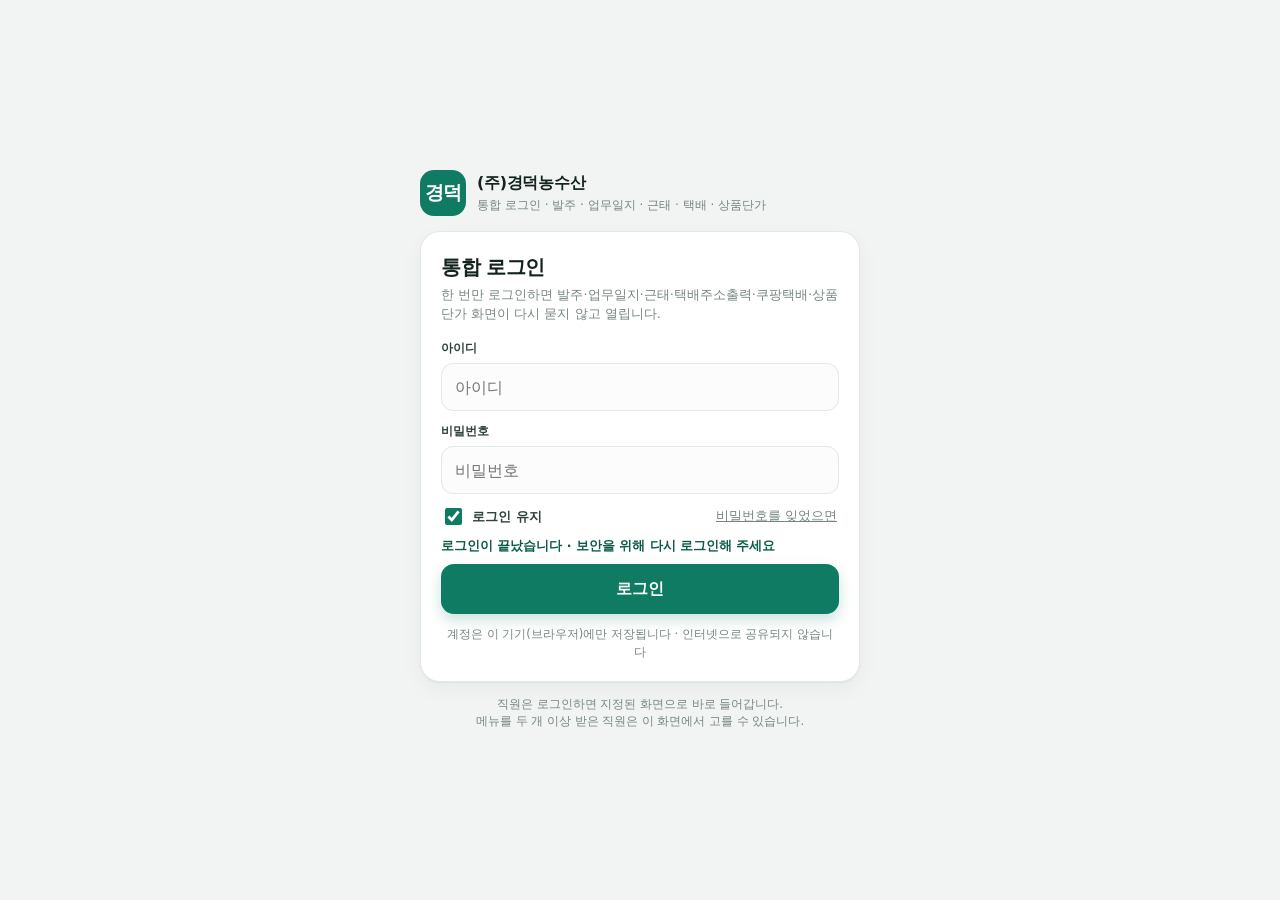
<file: coupang-order/index.html>
<!doctype html>
<html lang="ko">
<head>
<meta charset="utf-8">
<meta name="viewport" content="width=device-width, initial-scale=1, viewport-fit=cover">
<meta name="theme-color" content="#0f7b63">
<meta name="robots" content="noindex, nofollow">
<title>(주)경덕농수산 · 쿠팡택배</title>
<link rel="icon" href="data:image/svg+xml,%3Csvg xmlns='http://www.w3.org/2000/svg' viewBox='0 0 64 64'%3E%3Crect width='64' height='64' rx='16' fill='%230f7b63'/%3E%3Ctext x='32' y='45' font-family='sans-serif' font-size='32' font-weight='700' text-anchor='middle' fill='white'%3E경%3C/text%3E%3C/svg%3E">
<style>
:root{
  --bg:#edf1ef;
  --card:#ffffff;
  --ink:#12211c;
  --ink2:#3b4c46;
  --muted:#77877f;
  --line:#e2e8e4;
  --line2:#eef2ef;
  --brand:#0f7b63;
  --brand-dark:#0a5a48;
  --brand-soft:#e8f4f0;
  --brand-line:#bfe0d4;
  --amber:#a96a10;
  --amber-soft:#fdf4e3;
  --amber-line:#eedcb5;
  --red:#bf2b2b;
  --red-soft:#fdecec;
  --red-line:#f0c9c9;
  --blue:#1f5fa8;
  --blue-soft:#eaf1fa;
  --blue-line:#c9dbf0;
  --radius:14px;
  --shadow:0 1px 2px rgba(18,33,28,.04),0 4px 14px rgba(18,33,28,.05);
  --mono:ui-monospace,SFMono-Regular,Menlo,Consolas,monospace;
}
*,*::before,*::after{box-sizing:border-box;-webkit-tap-highlight-color:transparent}
html,body{margin:0;height:100%}
body{
  background:var(--bg);color:var(--ink);
  font-family:system-ui,-apple-system,"Apple SD Gothic Neo","Malgun Gothic","Noto Sans KR","Helvetica Neue",sans-serif;
  font-size:13.5px;line-height:1.45;-webkit-text-size-adjust:100%;
}
body:not(.locked){display:flex;flex-direction:column;height:100vh;overflow:hidden}
button{font-family:inherit}
input,select,textarea{font-family:inherit;color:inherit}
h2{margin:0}
.spacer{flex:1;min-width:0}
.sr{position:absolute;width:1px;height:1px;padding:0;margin:-1px;overflow:hidden;clip:rect(0 0 0 0);white-space:nowrap;border:0}
#app{display:flex;flex-direction:column;flex:1;min-height:0}
#app[hidden]{display:none}

/* ---------------- top bar ---------------- */
.topbar{
  flex:0 0 auto;display:flex;align-items:center;gap:12px;
  padding:9px 18px;background:#fff;border-bottom:1px solid var(--line);z-index:20;
}
.brand{display:flex;align-items:center;gap:9px;min-width:0}
.brandmark{
  width:38px;height:38px;border-radius:11px;flex:0 0 auto;
  background:linear-gradient(145deg,#13997b,#0a5a48);color:#fff;
  display:grid;place-items:center;font-size:13px;font-weight:800;letter-spacing:-.05em;
  box-shadow:0 2px 6px rgba(10,90,72,.25);
}
.brand .bt{display:flex;flex-direction:column;line-height:1.22;min-width:0}
.brand .bt b{font-size:15px;font-weight:800;letter-spacing:-.03em;white-space:nowrap;overflow:hidden;text-overflow:ellipsis;display:block}
.brand .bt span{font-size:10.5px;color:var(--muted);font-weight:600;white-space:nowrap}

.shortcuts{display:flex;align-items:center;gap:6px;flex-wrap:wrap}
.slink{
  display:inline-flex;align-items:center;gap:6px;padding:6px 10px;border-radius:9px;
  border:1px solid var(--line);background:#f8faf9;font-size:11px;font-weight:800;color:var(--ink2);
  text-decoration:none;white-space:nowrap;
}
.slink:hover{background:#f1f6f3;border-color:#d3e0da}
.slink.wing{border-color:var(--amber-line);background:var(--amber-soft);color:#8a5608}
.slink.alps{border-color:var(--red-line);background:var(--red-soft);color:#a12424}
.slink svg{width:13px;height:13px;fill:none;stroke:currentColor;stroke-width:2;stroke-linecap:round;stroke-linejoin:round}

.who{margin-left:auto;display:flex;align-items:center;gap:6px}
.whochip{
  display:inline-flex;align-items:center;gap:6px;padding:5px 10px;border-radius:999px;
  border:1px solid var(--line);background:#f8faf9;font-size:11.5px;font-weight:800;color:var(--ink2);
  white-space:nowrap;max-width:190px;overflow:hidden;text-overflow:ellipsis;
}
.whochip i{width:7px;height:7px;border-radius:50%;background:var(--brand);flex:0 0 auto}
.iconbtn{
  width:34px;height:34px;border-radius:10px;border:1px solid var(--line);background:#fff;color:var(--ink2);
  display:grid;place-items:center;padding:0;cursor:pointer;flex:0 0 auto;
}
.iconbtn:hover{background:#f5f8f6}
.iconbtn svg{width:16px;height:16px;fill:none;stroke:currentColor;stroke-width:1.9;stroke-linecap:round;stroke-linejoin:round}

/* ---------------- status board ---------------- */
.board{flex:0 0 auto;display:flex;flex-direction:column;gap:5px;padding:8px 18px 0}
.brow{display:grid;gap:6px;align-items:stretch}
.brow.r1{grid-template-columns:104px repeat(4,minmax(0,1fr))}
.brow.r2{grid-template-columns:104px repeat(5,minmax(0,1fr))}
.bl{display:flex;flex-direction:column;justify-content:center;font-size:10.5px;font-weight:800;color:var(--muted);line-height:1.3}
.bl b{font-size:11px;color:var(--ink2);font-weight:800;letter-spacing:-.02em}
.btile{
  display:flex;align-items:center;gap:9px;padding:6px 11px;border-radius:11px;
  border:1px solid var(--line);background:#fff;cursor:pointer;text-align:left;min-width:0;
  transition:border-color .12s,box-shadow .12s;
}
.btile:hover{border-color:#cfdad5}
.btile.on{border-color:var(--brand);box-shadow:0 0 0 2px rgba(15,123,99,.12)}
.btile .nv{font-size:19px;font-weight:800;letter-spacing:-.05em;line-height:1.15;font-variant-numeric:tabular-nums;min-width:20px}
.btile .nt{display:flex;flex-direction:column;line-height:1.25;min-width:0}
.btile .nt b{font-size:10.8px;font-weight:800;white-space:nowrap;overflow:hidden;text-overflow:ellipsis}
.btile .nt small{font-size:9.5px;color:var(--muted);font-weight:700;white-space:nowrap;overflow:hidden;text-overflow:ellipsis}
.btile.warn .nv{color:var(--red)}
.btile.warn{border-color:var(--red-line);background:#fffafa}
.btile.ready .nv{color:var(--brand-dark)}
.btile.mid .nv{color:var(--amber)}
.btile.dim .nv{color:#42564e}

/* ---------------- steps ---------------- */
.steps{flex:0 0 auto;display:grid;grid-template-columns:repeat(4,1fr);gap:8px;padding:8px 18px 0}
.step{
  display:flex;align-items:center;gap:9px;padding:7px 11px;min-width:0;
  background:#fff;border:1px solid var(--line);border-radius:12px;cursor:pointer;text-align:left;
  transition:border-color .15s,box-shadow .15s,background .15s;
}
.step:hover{border-color:#cfdad5}
.step .num{
  width:24px;height:24px;border-radius:8px;flex:0 0 auto;display:grid;place-items:center;
  background:#eff3f1;color:#5d6d66;font-size:11px;font-weight:800;
}
.step .t{min-width:0;flex:1;display:flex;flex-direction:column;line-height:1.25}
.step .t b{font-size:11.8px;font-weight:800;letter-spacing:-.02em;white-space:nowrap;overflow:hidden;text-overflow:ellipsis;color:var(--ink)}
.step .t small{font-size:10px;color:var(--muted);font-weight:600;white-space:nowrap;overflow:hidden;text-overflow:ellipsis}
.step .badge{
  flex:0 0 auto;min-width:19px;height:19px;padding:0 6px;border-radius:999px;
  background:var(--amber-soft);color:#8a5608;border:1px solid var(--amber-line);
  font-size:10.5px;font-weight:800;display:grid;place-items:center;font-variant-numeric:tabular-nums;
  display:none;
}
.step .badge.show{display:grid}
.step .badge.ok{background:var(--brand-soft);border-color:var(--brand-line);color:var(--brand-dark)}
.step.on{border-color:var(--brand);box-shadow:0 0 0 2px rgba(15,123,99,.13)}
.step.on .num{background:var(--brand);color:#fff}

/* ---------------- main ---------------- */
main{flex:1;min-height:0;padding:8px 18px 10px;display:flex;overflow:hidden}
.panel{display:none;width:100%;min-width:0;min-height:0}
.panel.on{display:grid;gap:12px}
#p1.on{grid-template-columns:352px minmax(0,1fr)}
#p2.on{grid-template-rows:minmax(0,1fr)}
#p3.on{grid-template-columns:352px minmax(0,1fr)}
#p4.on{grid-template-rows:minmax(0,1fr)}
.col{display:flex;flex-direction:column;gap:12px;min-width:0;min-height:0}
.card{
  background:var(--card);border:1px solid var(--line);border-radius:var(--radius);
  box-shadow:var(--shadow);display:flex;flex-direction:column;min-width:0;min-height:0;
}
.cardhead{flex:0 0 auto;display:flex;align-items:center;gap:8px;padding:10px 14px;border-bottom:1px solid var(--line2)}
.cardhead h2{font-size:12.5px;font-weight:800;letter-spacing:-.02em;white-space:nowrap}
.cardhead .sub{font-size:10.5px;color:var(--muted);font-weight:600;white-space:nowrap;overflow:hidden;text-overflow:ellipsis}
.cardbody{padding:11px 13px;min-height:0;overflow:auto;flex:1;display:flex;flex-direction:column;gap:10px}
.cardfoot{flex:0 0 auto;display:flex;align-items:center;gap:8px;padding:9px 13px;border-top:1px solid var(--line2);background:#fcfdfc;border-radius:0 0 var(--radius) var(--radius);flex-wrap:wrap}

/* ---------------- buttons ---------------- */
.btn{
  display:inline-flex;align-items:center;justify-content:center;gap:6px;
  height:36px;padding:0 13px;border-radius:10px;border:1px solid var(--line);
  background:#fff;color:var(--ink2);font-size:12px;font-weight:800;letter-spacing:-.01em;
  cursor:pointer;white-space:nowrap;transition:background .15s,border-color .15s,opacity .15s;
  text-decoration:none;
}
.btn svg{width:15px;height:15px;fill:none;stroke:currentColor;stroke-width:2;stroke-linecap:round;stroke-linejoin:round}
.btn:hover{background:#f5f8f6}
.btn.primary{background:var(--brand);border-color:var(--brand);color:#fff;box-shadow:0 1px 2px rgba(10,90,72,.2)}
.btn.primary:hover{background:var(--brand-dark);border-color:var(--brand-dark)}
.btn.parcel{background:#b62525;border-color:#b62525;color:#fff}
.btn.parcel:hover{background:#981d1d;border-color:#981d1d}
.btn.ghost{background:var(--brand-soft);border-color:var(--brand-line);color:var(--brand-dark)}
.btn.ghost:hover{background:#dcefe8}
.btn.wing{background:#ffd43b;border-color:#f0c400;color:#3b2f00}
.btn.wing:hover{background:#f5c800}
.btn.lg{height:42px;font-size:13px;border-radius:11px;padding:0 16px}
.btn.sm{height:28px;padding:0 9px;font-size:11px;border-radius:8px}
.btn:disabled{opacity:.42;cursor:not-allowed;box-shadow:none}
.btn:disabled:hover{background:#fff}
.btn.primary:disabled:hover{background:var(--brand)}
.btn.block{width:100%}

/* ---------------- step 1 ---------------- */
.guide{display:flex;flex-direction:column;gap:8px}
.gstep{display:flex;gap:9px;align-items:flex-start}
.gstep .gi{
  width:20px;height:20px;border-radius:6px;background:#eff3f1;color:#5d6d66;flex:0 0 auto;
  display:grid;place-items:center;font-size:10.5px;font-weight:800;margin-top:1px;
}
.gstep .gt{min-width:0;font-size:11.2px;color:var(--ink2);line-height:1.45;font-weight:600}
.gstep .gt b{color:var(--ink);font-weight:800}

.drop{
  display:flex;flex-direction:column;align-items:center;justify-content:center;gap:4px;
  padding:15px 12px;border:1.5px dashed var(--brand-line);border-radius:12px;background:#f7fbf9;
  cursor:pointer;text-align:center;transition:background .15s,border-color .15s;
}
.drop:hover,.drop.over{background:#eef8f4;border-color:var(--brand)}
.drop svg{width:22px;height:22px;fill:none;stroke:var(--brand);stroke-width:1.8;stroke-linecap:round;stroke-linejoin:round}
.drop b{font-size:12px;font-weight:800;color:var(--brand-dark)}
.drop span{font-size:10.3px;color:var(--muted);font-weight:600;line-height:1.4}
.drop.small{padding:12px 10px}
.mapline{
  border:1px solid var(--line2);border-radius:10px;background:#fbfcfb;padding:8px 10px;
  font-size:10.5px;line-height:1.55;color:var(--ink2);font-weight:600;
}
.mapline b{color:var(--ink);font-weight:800}
.mapline .miss{color:#a12424;font-weight:800}
.mapline .hint{color:#4b6154;font-weight:700}
.mapline ul{margin:3px 0 0;padding-left:14px}
.mapline.ok{border-color:var(--brand-line);background:#f2fbf7}
.mapline.bad{border-color:var(--red-line);background:var(--red-soft)}
.mapline.bad b{color:#a12424}

/* 자동 발주확인 스위치 */
.autoline{
  display:flex;align-items:flex-start;gap:9px;padding:8px 10px;border:1px solid var(--brand-line);
  border-radius:10px;background:var(--brand-soft);cursor:pointer;margin:0;
}
.autoline input{
  -webkit-appearance:none;appearance:none;width:34px;height:20px;border-radius:999px;background:#c6d5cf;
  position:relative;flex:0 0 auto;margin:1px 0 0;padding:0;border:0;cursor:pointer;transition:background .15s;
}
.autoline input::after{
  content:'';position:absolute;top:2px;left:2px;width:16px;height:16px;border-radius:50%;background:#fff;
  box-shadow:0 1px 2px rgba(0,0,0,.22);transition:left .15s;
}
.autoline input:checked{background:var(--brand)}
.autoline input:checked::after{left:16px}
.autoline .at{display:flex;flex-direction:column;gap:1px;min-width:0}
.autoline .at b{font-size:11.3px;font-weight:800;color:var(--brand-dark);letter-spacing:-.02em}
.autoline .at small{font-size:10.2px;color:#3d574d;font-weight:600;line-height:1.4}

/* 4단계 쿠팡 업로드용 파일 */
.dlstrip{
  display:flex;align-items:center;gap:10px;padding:9px 14px;border-bottom:1px solid var(--line2);
  background:linear-gradient(180deg,#eefaf5,#fff);flex-wrap:wrap;
}
.btn.dl{
  height:46px;padding:0 20px;border-radius:12px;font-size:13.5px;letter-spacing:-.02em;
  background:linear-gradient(180deg,#13997b,#0a5a48);border-color:#0a5a48;color:#fff;
  box-shadow:0 2px 8px rgba(10,90,72,.28);
}
.btn.dl:hover{background:linear-gradient(180deg,#0f8a6e,#084d3e);border-color:#084d3e}
.btn.dl:disabled{background:#e1e9e5;border-color:#e1e9e5;color:#8a9a93;box-shadow:none}
.dlmeta{display:flex;flex-direction:column;gap:1px;min-width:0;flex:1}
.dlmeta b{font-size:11.4px;font-weight:800;color:var(--brand-dark)}
.dlmeta small{font-size:10.3px;color:#557066;font-weight:600;line-height:1.4}
.dlalt{display:flex;gap:6px;flex-wrap:wrap}

/* ---------------- toolbar / filters ---------------- */
.toolbar{flex:0 0 auto;display:flex;align-items:center;gap:8px;padding:7px 14px;border-bottom:1px solid var(--line2);flex-wrap:wrap}
.chips{display:flex;gap:5px;flex-wrap:wrap}
.chip{
  height:26px;padding:0 9px;border-radius:999px;border:1px solid var(--line);background:#fff;
  color:var(--ink2);font-size:10.8px;font-weight:800;cursor:pointer;white-space:nowrap;
}
.chip:hover{border-color:#cfdad5}
.chip.on{background:var(--brand);border-color:var(--brand);color:#fff}
.selinfo{font-size:11px;color:var(--muted);font-weight:700;white-space:nowrap}
.selinfo b{color:var(--brand-dark);font-weight:800}
.selinfo.wrap{white-space:normal;line-height:1.45;font-weight:600}
.search{position:relative;width:180px;flex:0 0 auto}
.search svg{position:absolute;left:9px;top:50%;transform:translateY(-50%);width:13px;height:13px;fill:none;stroke:var(--muted);stroke-width:2;stroke-linecap:round;pointer-events:none}
.search input{width:100%;height:29px;border:1px solid var(--line);border-radius:9px;background:#fbfcfb;padding:0 10px 0 26px;font-size:11.5px;font-weight:600}
.search input:focus{outline:none;border-color:var(--brand-line);background:#fff;box-shadow:0 0 0 3px rgba(15,123,99,.08)}

/* ---------------- list ---------------- */
.listwrap{flex:1;min-height:0;display:flex;flex-direction:column;overflow:hidden}
.thead,.row{display:grid;gap:9px;align-items:center;padding:7px 14px}
.thead{flex:0 0 auto;font-size:10.3px;font-weight:800;color:var(--muted);border-bottom:1px solid var(--line);background:#fafcfb}
.thead.s1,.row.s1{grid-template-columns:28px 118px 118px minmax(120px,1fr) minmax(140px,1.1fr) 96px 92px}
.thead.s2,.row.s2{grid-template-columns:28px 118px 112px minmax(120px,1fr) minmax(130px,1fr) 96px}
.thead.s4,.row.s4{grid-template-columns:118px 96px minmax(110px,1fr) 150px 56px 86px}
.list{flex:1;min-height:0;overflow:auto}
.row{border-bottom:1px solid var(--line2);font-size:11.8px}
.row:hover{background:#fafcfb}
.row:last-child{border-bottom:0}
.row b{font-weight:800;letter-spacing:-.02em}
.row .mono{font-family:var(--mono);font-size:11px;font-weight:700;letter-spacing:-.02em}
.row small{display:block;font-size:10.2px;color:var(--muted);font-weight:600;line-height:1.35;margin-top:1px}
.row .addr{font-size:10.8px;color:var(--ink2);line-height:1.4;overflow-wrap:anywhere;font-weight:600}
.row .pname{font-size:11.2px;font-weight:700;line-height:1.38;overflow-wrap:anywhere}
.row .v{display:block;min-width:0}
.c-chk{display:grid;place-items:center}
.c-chk input,.pchk{width:16px;height:16px;accent-color:var(--brand);cursor:pointer;margin:0}
.c-chk input:disabled{cursor:not-allowed;opacity:.35}
.pill{
  display:inline-grid;place-items:center;padding:2px 7px;border-radius:6px;
  font-size:10px;font-weight:800;white-space:nowrap;letter-spacing:-.01em;
  background:#eff3f1;color:#52645c;border:1px solid #e0e7e3;
}
.pill.amber{background:var(--amber-soft);color:#8a5608;border-color:var(--amber-line)}
.pill.green{background:var(--brand-soft);color:var(--brand-dark);border-color:var(--brand-line)}
.pill.blue{background:var(--blue-soft);color:#1a4e8c;border-color:var(--blue-line)}
.pill.gray{background:#f1f4f2;color:#5d6d66;border-color:#e2e8e4}
.pill.red{background:var(--red-soft);color:#a12424;border-color:var(--red-line)}
.ack{display:inline-flex;align-items:center;gap:5px;font-size:10.5px;font-weight:800;color:var(--ink2);cursor:pointer;white-space:nowrap}
.ack input{width:15px;height:15px;accent-color:var(--brand);margin:0;cursor:pointer}
.empty{
  display:flex;flex-direction:column;align-items:center;justify-content:center;gap:6px;
  height:100%;min-height:140px;padding:22px 16px;text-align:center;color:var(--muted);
}
.empty svg{width:28px;height:28px;fill:none;stroke:#b5c2bb;stroke-width:1.6;stroke-linecap:round;stroke-linejoin:round}
.empty b{font-size:12px;color:var(--ink2);font-weight:800}
.empty span{font-size:11px;line-height:1.5}

/* ---------------- step 3 ---------------- */
.picklist{flex:1;min-height:0;overflow:auto;padding:7px}
.pick{
  display:flex;gap:9px;align-items:flex-start;padding:8px 9px;border-radius:10px;
  border:1px solid transparent;cursor:pointer;transition:background .12s,border-color .12s;
}
.pick:hover{background:#f7faf8}
.pick.on{background:var(--brand-soft);border-color:var(--brand-line)}
.pick .pchk{margin-top:2px;flex:0 0 auto}
.pick .pmain{min-width:0;flex:1}
.pick .ptop{display:flex;align-items:baseline;gap:6px;flex-wrap:wrap}
.pick .ptop b{font-size:11.8px;font-weight:800}
.pick .ptop .pg{font-size:10.3px;color:var(--ink2);font-weight:600;min-width:0;overflow-wrap:anywhere}
.pick .paddr{font-size:10.5px;color:var(--muted);font-weight:600;margin-top:2px;overflow-wrap:anywhere;line-height:1.4}
.pick .pmeta{font-size:10px;color:#9aa8a1;font-weight:600;margin-top:1px;font-variant-numeric:tabular-nums}
.pick .pid{display:flex;gap:4px;margin-top:5px;flex-wrap:wrap}

.formgrid{display:grid;grid-template-columns:1fr 1fr;gap:8px}
.field{display:flex;flex-direction:column;gap:4px;min-width:0}
.field>span{font-size:10.3px;font-weight:800;color:var(--muted)}
.field input,.field select,.field textarea{
  width:100%;min-width:0;height:35px;border:1px solid var(--line);border-radius:9px;
  background:#fbfcfb;padding:0 10px;font-size:12px;font-weight:700;letter-spacing:-.01em;
}
.field textarea{height:96px;padding:8px 10px;line-height:1.5;font-weight:600;resize:vertical}
.field input:focus,.field select:focus,.field textarea:focus{outline:none;border-color:var(--brand-line);background:#fff;box-shadow:0 0 0 3px rgba(15,123,99,.08)}
.field.span2{grid-column:1/-1}
.field select{appearance:none;background-image:url("data:image/svg+xml;utf8,<svg xmlns='http://www.w3.org/2000/svg' width='14' height='14' viewBox='0 0 24 24' fill='none' stroke='%2377877f' stroke-width='2.4' stroke-linecap='round' stroke-linejoin='round'><polyline points='6 9 12 15 18 9'/></svg>");background-repeat:no-repeat;background-position:right 9px center;padding-right:26px}
.inputrow{display:grid;grid-template-columns:56px minmax(0,1fr);gap:7px;font-size:10.8px;align-items:baseline}
.inputrow span{color:var(--muted);font-weight:800}
.inputrow b{font-weight:700;overflow-wrap:anywhere;color:var(--ink2)}
.receipt-note{border:1px solid var(--line2);border-radius:10px;background:#fafcfb;padding:8px 11px}
.receipt-note>b{font-size:10.5px;font-weight:800;display:block;margin-bottom:3px;color:var(--ink2)}
.receipt-note ul{margin:0;padding-left:13px;display:flex;flex-direction:column;gap:1px}
.receipt-note li{font-size:10.4px;color:var(--ink2);line-height:1.45;font-weight:500}
.receipt-note li b{font-weight:800;color:#2c4038}
.fmtrow{display:flex;gap:6px;align-items:center;flex-wrap:wrap}
.fmtbtn{
  height:28px;padding:0 10px;border-radius:8px;border:1px solid var(--line);background:#fff;
  font-size:10.8px;font-weight:800;color:var(--ink2);cursor:pointer;
}
.fmtbtn.on{background:var(--brand);border-color:var(--brand);color:#fff}
#label-preview{display:flex;justify-content:center}
#label-preview .label{width:100%;max-width:392px;box-shadow:0 1px 4px rgba(18,33,28,.10)}

/* ---------------- log dock ---------------- */
.logdock{flex:0 0 auto;border-top:1px solid var(--line);background:#fff}
.logbar{display:flex;align-items:center;gap:9px;padding:0 18px;height:38px;cursor:pointer;user-select:none}
.logbar>b{font-size:11.3px;font-weight:800;white-space:nowrap;display:flex;align-items:center;gap:6px}
.logbar>b svg{width:13px;height:13px;fill:none;stroke:var(--brand);stroke-width:2;stroke-linecap:round;stroke-linejoin:round}
.logbar .latest{font-size:10.8px;color:var(--muted);font-weight:600;white-space:nowrap;overflow:hidden;text-overflow:ellipsis;flex:1;min-width:0}
.logbar .cntpill{font-size:9.5px;font-weight:800;color:#5d6d66;background:#f1f4f2;border:1px solid var(--line);border-radius:999px;padding:1px 6px;white-space:nowrap}
.logbar .chev{width:13px;height:13px;fill:none;stroke:var(--muted);stroke-width:2.2;stroke-linecap:round;stroke-linejoin:round;transition:transform .15s;flex:0 0 auto}
.logdock.open .chev{transform:rotate(180deg)}
.loglist{display:none;max-height:170px;overflow:auto;padding:0 18px 8px}
.logdock.open .loglist{display:block}
.logrow{display:flex;gap:9px;align-items:flex-start;padding:5px 0;border-top:1px solid var(--line2);font-size:11.1px;line-height:1.45}
.logrow time{flex:0 0 52px;color:#9aa8a1;font-family:var(--mono);font-size:10.3px;font-weight:700;padding-top:1px}
.logrow .dot{width:6px;height:6px;border-radius:50%;background:#b5c2bb;flex:0 0 auto;margin-top:5px}
.logrow.wing .dot{background:#e0a02a}
.logrow.alps .dot{background:#d94141}
.logrow.ok .dot{background:var(--brand)}
.logrow p{margin:0;min-width:0;color:var(--ink2);font-weight:600;overflow-wrap:anywhere}

/* ---------------- modal ---------------- */
.modal{position:fixed;inset:0;z-index:80;display:none;align-items:center;justify-content:center;padding:18px;background:rgba(10,22,18,.55)}
.modal.on{display:flex}
.modal-card{
  background:#f3f5f4;border-radius:15px;width:min(520px,100%);max-height:calc(100vh - 36px);
  display:flex;flex-direction:column;overflow:hidden;box-shadow:0 20px 50px rgba(6,18,14,.35);
}
.modal-head{flex:0 0 auto;display:flex;align-items:center;gap:8px;padding:10px 14px;background:#fff;border-bottom:1px solid var(--line)}
.modal-head b{font-size:12.3px;font-weight:800;letter-spacing:-.02em}
.modal-head .sub{font-size:10.4px;color:var(--muted);font-weight:600;overflow:hidden;text-overflow:ellipsis;white-space:nowrap}
.modal-head .x{margin-left:auto;width:27px;height:27px;border:0;border-radius:8px;background:#f1f4f2;color:#5d6d66;font-size:15px;line-height:1;cursor:pointer;display:grid;place-items:center;flex:0 0 auto}
.modal-body{padding:10px;overflow:auto;min-height:0}
.modal-actions{flex:0 0 auto;display:flex;gap:8px;justify-content:flex-end;padding:9px 14px;background:#fff;border-top:1px solid var(--line);flex-wrap:wrap}

/* label */
.label{background:#fff;border:1px solid #b9c2bd;border-radius:4px;overflow:hidden;color:#111}
.lb-top{display:flex;align-items:flex-end;justify-content:space-between;gap:10px;padding:9px 12px;border-bottom:2px solid #111}
.lb-brand b{font-size:14px;letter-spacing:-.03em;display:block;line-height:1.1}
.lb-brand span{font-size:7.6px;letter-spacing:.12em;color:#666;font-weight:700}
.lb-code{text-align:right;flex:0 0 auto}
.lb-code span{display:block;font-size:8.2px;letter-spacing:.1em;color:#555;font-weight:800}
.lb-code b{font-family:var(--mono);font-size:14px;letter-spacing:-.01em}
.lb-barcode{padding:8px 12px 2px;text-align:center}
.lb-barcode .bc{width:100%;height:42px;display:block}
.lb-barcode em{display:block;font-style:normal;font-family:var(--mono);font-size:10px;letter-spacing:.2em;margin-top:2px;font-weight:700}
.lb-nonum{padding:12px 12px 6px;text-align:center;font-size:10.5px;font-weight:800;color:#8a3a10;background:#fdf4e3;border-top:1px dashed #d9b57a;border-bottom:1px dashed #d9b57a}
.lb-to{border-top:1px dashed #8f9a94;padding:4px 0}
.lb-to .lb-row:first-child b{font-size:13px}
.lb-row{display:grid;grid-template-columns:44px minmax(0,1fr);gap:6px;padding:2px 12px;font-size:10.6px;align-items:baseline}
.lb-row span{color:#6b7671;font-size:9.2px;font-weight:800}
.lb-row b{font-weight:700;overflow-wrap:anywhere;line-height:1.35}
.lb-items{border-top:1px dashed #8f9a94;background:#f7f7f6;padding:4px 0}
.lb-items>div{display:grid;grid-template-columns:44px minmax(0,1fr);gap:6px;padding:2px 12px;font-size:10.6px}
.lb-items span{color:#6b7671;font-size:9.2px;font-weight:800}
.lb-items b{font-weight:700;overflow-wrap:anywhere}
.lb-from{border-top:2px solid #111;padding:4px 0 6px}
.lb-from>div{display:grid;grid-template-columns:44px minmax(0,1fr);gap:6px;padding:2px 12px;font-size:9.8px}
.lb-from span{color:#6b7671;font-size:8.8px;font-weight:800}
.lb-from b{font-weight:700;overflow-wrap:anywhere}

/* print area (hidden on screen) */
#printArea{display:none}

/* ---------------- gate ---------------- */
#gate{min-height:100vh;display:flex;align-items:center;justify-content:center;padding:20px}
#gate[hidden]{display:none}
.gwrap{width:100%;max-width:392px}
.gbrand{display:flex;align-items:center;gap:10px;margin-bottom:14px}
.gbrand .gm{width:42px;height:42px;border-radius:12px;background:linear-gradient(145deg,#13997b,#0a5a48);color:#fff;display:grid;place-items:center;font-size:14px;font-weight:800}
.gbrand div{display:flex;flex-direction:column;line-height:1.25}
.gbrand b{font-size:14.5px;font-weight:800;letter-spacing:-.03em}
.gbrand span{font-size:10.8px;color:var(--muted);font-weight:700}
.gcard{background:#fff;border:1px solid var(--line);border-radius:16px;padding:18px;box-shadow:var(--shadow)}
.gcard h1{margin:0 0 4px;font-size:17px;font-weight:800;letter-spacing:-.03em}
.gcard .lead{margin:0 0 14px;font-size:11.5px;color:var(--muted);line-height:1.5;font-weight:600}
.gfield{display:flex;flex-direction:column;gap:4px;margin-bottom:9px}
.gfield span{font-size:10.5px;font-weight:800;color:var(--muted)}
.gfield input{height:42px;border:1px solid var(--line);border-radius:10px;background:#fbfcfb;padding:0 12px;font-size:13.5px;font-weight:700}
.gfield input:focus{outline:none;border-color:var(--brand-line);background:#fff;box-shadow:0 0 0 3px rgba(15,123,99,.09)}
.grow{display:flex;align-items:center;gap:8px;margin:4px 0 10px}
.grow .keep{display:flex;align-items:center;gap:5px;font-size:11px;font-weight:700;color:var(--ink2)}
.gpanel{display:flex;flex-direction:column;gap:8px;margin-top:10px}
.gmsg{min-height:16px;font-size:11.3px;font-weight:700;color:#a12424;margin:2px 0 0;line-height:1.4}
.gmsg.ok{color:var(--brand-dark)}
.gfoot{margin:12px 0 0;font-size:10.5px;color:var(--muted);font-weight:600;line-height:1.5;text-align:center}

/* ---------------- toast ---------------- */
.toast{
  position:fixed;left:50%;bottom:58px;transform:translate(-50%,14px);
  background:#12211c;color:#fff;padding:9px 15px;border-radius:11px;font-size:12px;font-weight:700;
  box-shadow:0 10px 26px rgba(8,20,16,.3);opacity:0;pointer-events:none;transition:opacity .18s,transform .18s;
  z-index:90;max-width:calc(100% - 32px);text-align:center;
}
.toast.on{opacity:1;transform:translate(-50%,0)}
.toast.warn{background:#8a3a10}

/* ---------------- mobile ---------------- */
@media (max-width:899px){
  body:not(.locked){display:block;height:auto;min-height:100vh;overflow:auto;padding-bottom:70px;font-size:14px}
  #app{display:block}
  .topbar{flex-wrap:wrap;gap:8px;padding:8px 12px}
  .brand{order:1;flex:1;min-width:0}
  .brand .bt{min-width:0}
  .brand .bt b{font-size:13.6px}
  .brand .bt .co{display:none}
  .brand .bt span{font-size:9.6px;white-space:normal}
  .brandmark{width:34px;height:34px;border-radius:10px;font-size:12px}
  .shortcuts{order:3;width:100%;gap:5px}
  .slink{font-size:10.4px;padding:5px 8px;flex:1;justify-content:center}
  .who{order:2;margin-left:0;gap:5px}
  .whochip{font-size:10.5px;padding:4px 8px;max-width:120px}
  .iconbtn{width:31px;height:31px}

  .board{padding:8px 12px 0;gap:6px}
  .brow.r1,.brow.r2{grid-template-columns:1fr 1fr;gap:5px}
  .brow .bl{grid-column:1/-1;flex-direction:row;align-items:baseline;gap:6px}
  .btile{padding:5px 9px;gap:7px;border-radius:10px}
  .btile .nv{font-size:16px;min-width:16px}
  .btile .nt b{font-size:10.2px}
  .btile .nt small{font-size:9px}

  .steps{grid-template-columns:1fr 1fr;gap:6px;padding:8px 12px 0}
  .step{padding:7px 8px;gap:7px}
  .step .num{width:21px;height:21px;font-size:10.2px;border-radius:7px}
  .step .t b{font-size:10.8px}
  .step .t small{display:none}
  .step .badge{height:17px;min-width:17px;font-size:9.4px;padding:0 5px}

  main{display:block;padding:8px 12px 0;overflow:visible}
  .panel.on{display:block}
  #p1.on,#p2.on,#p3.on,#p4.on{display:block;overflow:visible}
  .col{gap:10px}
  .card{margin-bottom:10px}
  .cardhead{padding:9px 12px;flex-wrap:wrap;gap:6px}
  .cardhead .sub{white-space:normal}
  .cardbody{padding:10px 12px;overflow:visible}
  .cardfoot{padding:9px 12px;flex-direction:column;align-items:stretch;gap:6px}
  .cardfoot .spacer{display:none}
  .cardfoot .btn{width:100%;height:40px}
  .listwrap{overflow:visible}
  .list{overflow:visible;max-height:none}
  .picklist{overflow:visible;max-height:none;padding:6px}
  .thead{display:none}
  .row{display:block;padding:10px 12px;position:relative}
  .row>div{display:grid;grid-template-columns:54px minmax(0,1fr);gap:8px;padding:1.5px 0;align-items:baseline}
  .row>div::before{content:attr(data-l);font-size:9.8px;font-weight:800;color:var(--muted);white-space:nowrap}
  .row>div:empty{display:none}
  .row .c-chk{position:absolute;top:10px;right:11px;display:block;grid-template-columns:none;padding:0}
  .row .c-chk::before{display:none}
  .row>div[data-l]{padding-right:26px}
  .row b{font-size:11.8px}
  .row .addr{font-size:11px}
  .empty{min-height:100px}
  .toolbar{padding:7px 12px;gap:6px}
  .search{width:100%;order:-1}
  .chips{width:100%;overflow-x:auto;flex-wrap:nowrap;padding-bottom:1px}
  .selinfo{margin-left:auto}
  .formgrid{grid-template-columns:1fr 1fr}
  .field input,.field select{height:38px;font-size:12.5px}

  /* 4단계 쿠팡 업로드 파일 — 휴대폰에서는 위아래로 */
  .dlstrip{flex-direction:column;align-items:stretch;gap:7px;padding:9px 12px}
  .dlmeta{order:-1}
  .btn.dl{width:100%;height:48px;font-size:13.5px}
  .dlalt{justify-content:space-between}
  .dlalt .btn{flex:1}
  .autoline{padding:8px 10px}

  .logdock{position:fixed;left:0;right:0;bottom:0;z-index:60;box-shadow:0 -3px 14px rgba(10,22,18,.1);padding-bottom:env(safe-area-inset-bottom,0px)}
  .logbar{height:42px;padding:0 12px}
  .loglist{max-height:40vh;padding:0 12px 8px}
  .toast{bottom:88px}

  .modal{padding:10px;align-items:flex-end}
  .modal-card{width:100%;max-height:92vh;border-radius:14px}
  .modal-body{padding:9px}
  .modal-actions .btn{flex:1}
  .lb-code b{font-size:13px}
}
@media (max-width:420px){
  .brand .bt span{display:none}
}

@media print{
  #gate,#app,.modal,.toast{display:none!important}
  body,body:not(.locked){display:block!important;height:auto;overflow:visible;background:#fff;padding:0}
  #printArea{display:block!important}
  #printArea .label{width:100mm;margin:0 auto 0;border:1px solid #000;page-break-after:always;break-after:page}
  #printArea .label:last-child{page-break-after:auto;break-after:auto}
  #printArea.a4{display:grid!important;grid-template-columns:1fr 1fr;gap:4mm}
  #printArea.a4 .label{width:auto;page-break-inside:avoid;break-inside:avoid}
}
</style>
</head>
<body class="locked">

<!-- ================= 잠금 (미로그인) ================= -->
<div id="gate" hidden>
  <div class="gwrap">
    <div class="gbrand">
      <div class="gm">경덕</div>
      <div><b>(주)경덕농수산</b><span>통합 로그인 · 쿠팡택배</span></div>
    </div>
    <div class="gcard">
      <h1>쿠팡택배</h1>
      <p class="lead">통합포털(<b>hanseong1007.github.io</b>)에 로그인한 상태면 이 화면이 바로 열립니다. 포털 로그인이 없으면 같은 아이디·비밀번호로 들어오세요.</p>
      <form id="gate-form" autocomplete="on" novalidate>
        <label class="gfield"><span>아이디</span>
          <input id="g-id" type="text" autocomplete="username" autocapitalize="off" autocorrect="off" spellcheck="false" placeholder="아이디">
        </label>
        <label class="gfield"><span>비밀번호</span>
          <input id="g-pw" type="password" autocomplete="current-password" placeholder="비밀번호">
        </label>
        <div class="grow"><label class="keep"><input type="checkbox" id="g-keep" checked> 로그인 유지</label></div>
        <p class="gmsg" id="g-msg" role="status" aria-live="polite"></p>
        <button class="btn primary block lg" id="g-login" type="submit">로그인</button>
      </form>
      <div class="gpanel">
        <a class="btn ghost block" id="g-portal" href="../?stay=1">🏠 통합포털에서 로그인</a>
      </div>
      <p class="gfoot">계정은 포털·발주·업무일지와 같은 것을 씁니다.<br>이 화면은 고객 주문·주소를 서버에 저장하지 않습니다.</p>
    </div>
  </div>
</div>

<!-- ================= 앱 ================= -->
<div id="app" hidden>

<header class="topbar">
  <div class="brand">
    <div class="brandmark" aria-hidden="true">경덕</div>
    <div class="bt">
      <b><span class="co">(주)</span>경덕농수산 · 쿠팡택배</b>
      <span>쿠팡윙 주문 → 발주확인 → 롯데택배(ALPS) → 운송장 등록</span>
    </div>
  </div>

  <div class="shortcuts" aria-label="바로가기">
    <a class="slink wing" id="lnk-wing" href="https://wing.coupang.com/tenants/sfl-portal/delivery/management" target="_blank" rel="noopener">
      <svg viewBox="0 0 24 24"><path d="M3 8l9-5 9 5v9l-9 5-9-5z"/><path d="M3 8l9 5 9-5"/></svg>쿠팡윙 배송관리
    </a>
    <a class="slink alps" id="lnk-alps" href="https://partner.alps.llogis.com/" target="_blank" rel="noopener">
      <svg viewBox="0 0 24 24"><path d="M3 7h11v10H3z"/><path d="M14 10h4l3 3v4h-7z"/><circle cx="7" cy="18.5" r="1.6"/><circle cx="17" cy="18.5" r="1.6"/></svg>롯데택배 ALPS
    </a>
  </div>

  <div class="who">
    <span class="whochip" id="who-name"><i></i>–</span>
    <a class="iconbtn" id="btn-portal" href="../?stay=1" title="통합포털" aria-label="통합포털">
      <svg viewBox="0 0 24 24"><path d="M4 11l8-6 8 6"/><path d="M6 10v9h12v-9"/></svg>
    </a>
    <button class="iconbtn" id="btn-logout" type="button" title="로그아웃" aria-label="로그아웃">
      <svg viewBox="0 0 24 24"><path d="M15 12H4"/><polyline points="8 8 4 12 8 16"/><path d="M14 4h5v16h-5"/></svg>
    </button>
    <button class="iconbtn" id="btn-reset" type="button" title="불러온 주문 비우기" aria-label="불러온 주문 비우기">
      <svg viewBox="0 0 24 24"><path d="M3 12a9 9 0 1 0 3-6.7"/><polyline points="3 4 3 9 8 9"/></svg>
    </button>
  </div>
</header>

<!-- 현황판 (쿠팡윙 배송관리와 같은 항목) -->
<div class="board" id="board" aria-label="배송 현황">
  <div class="brow r1">
    <div class="bl"><b>먼저 확인</b><span>처리해주세요</span></div>
    <button class="btile warn" type="button" data-bucket="출고중지요청"><span class="nv" id="b-stop">—</span><span class="nt"><b>출고중지요청</b><small>출고 멈춤</small></span></button>
    <button class="btile warn" type="button" data-bucket="당일출고필요"><span class="nv" id="b-today">—</span><span class="nt"><b>당일출고필요</b><small>오늘 꼭 발송</small></span></button>
    <button class="btile warn" type="button" data-bucket="출고지연"><span class="nv" id="b-late">—</span><span class="nt"><b>출고지연</b><small>기한 지남</small></span></button>
    <button class="btile dim" type="button" data-bucket="장기미배송"><span class="nv" id="b-long">—</span><span class="nt"><b>장기미배송</b><small>최근 1일</small></span></button>
  </div>
  <div class="brow r2">
    <div class="bl"><b>배송처리</b><span>진행해주세요</span></div>
    <button class="btile mid" type="button" data-bucket="결제완료"><span class="nv" id="b-paid">—</span><span class="nt"><b>결제완료</b><small>발주확인 전</small></span></button>
    <button class="btile ready" type="button" data-bucket="상품준비중"><span class="nv" id="b-ready">—</span><span class="nt"><b>상품준비중</b><small>발주확인 완료</small></span></button>
    <button class="btile dim" type="button" data-bucket="배송지시"><span class="nv" id="b-dir">—</span><span class="nt"><b>배송지시</b><small>집화 대기</small></span></button>
    <button class="btile dim" type="button" data-bucket="배송중"><span class="nv" id="b-ship">—</span><span class="nt"><b>배송중</b><small>운송장 등록됨</small></span></button>
    <button class="btile dim" type="button" data-bucket="배송완료"><span class="nv" id="b-done">—</span><span class="nt"><b>배송완료</b><small>최근 30일</small></span></button>
  </div>
</div>

<nav class="steps" id="steps" aria-label="진행 단계">
  <button class="step on" type="button" data-step="1">
    <span class="num">1</span>
    <span class="t"><b>쿠팡윙 확인·발주확인</b><small>주문 엑셀 불러오기</small></span>
    <span class="badge" id="b1"></span>
  </button>
  <button class="step" type="button" data-step="2">
    <span class="num">2</span>
    <span class="t"><b>당일 출고 선택</b><small>오늘 보낼 주문만 체크</small></span>
    <span class="badge" id="b2"></span>
  </button>
  <button class="step" type="button" data-step="3">
    <span class="num">3</span>
    <span class="t"><b>ALPS 접수·송장</b><small>일괄접수 엑셀·라벨</small></span>
    <span class="badge" id="b3"></span>
  </button>
  <button class="step" type="button" data-step="4">
    <span class="num">4</span>
    <span class="t"><b>운송장 등록</b><small>쿠팡윙 일괄등록</small></span>
    <span class="badge" id="b4"></span>
  </button>
</nav>

<main>
  <!-- ================= STEP 1 ================= -->
  <section class="panel on" id="p1">
    <div class="col">
      <div class="card">
        <header class="cardhead"><h2>1. 쿠팡윙에서 주문 가져오기</h2></header>
        <div class="cardbody">
          <div class="guide">
            <div class="gstep"><span class="gi">1</span><span class="gt">아래 <b>쿠팡윙 배송관리</b>를 열어 오늘 처리할 주문을 확인합니다.</span></div>
            <div class="gstep"><span class="gi">2</span><span class="gt"><b>결제완료</b> 주문을 체크하고 <b>발주확인 처리</b>를 누릅니다. (누르면 <b>상품준비중</b>으로 바뀝니다)</span></div>
            <div class="gstep"><span class="gi">3</span><span class="gt"><b>배송사 선택</b> 창이 뜨면 배송 택배사 <b>롯데택배</b>, 사유 <b>회사계약택배</b>를 넣고 <b>다운로드</b>를 누릅니다. 주문서 엑셀이 받아집니다.</span></div>
            <div class="gstep"><span class="gi">4</span><span class="gt">받은 <b>주문서 엑셀</b>을 여기에 올리면 2단계로 이어집니다.</span></div>
          </div>

          <label class="autoline" for="opt-autoack">
            <input type="checkbox" id="opt-autoack" checked>
            <span class="at">
              <b>주문서를 올리면 전체 자동 발주확인</b>
              <small>결제완료 주문도 발주확인 처리해 두어 2단계에서 바로 고를 수 있습니다 (실제 발주확인은 쿠팡윙에서 눌러 주세요)</small>
            </span>
          </label>

          <a class="btn wing block" id="btn-wing" href="https://wing.coupang.com/tenants/sfl-portal/delivery/management" target="_blank" rel="noopener">
            <svg viewBox="0 0 24 24"><path d="M14 4h6v6"/><path d="M20 4l-9 9"/><path d="M18 14v5a1 1 0 0 1-1 1H5a1 1 0 0 1-1-1V7a1 1 0 0 1 1-1h5"/></svg>
            쿠팡윙 배송관리 열기
          </a>

          <label class="drop" id="drop-wing" for="file-wing">
            <svg viewBox="0 0 24 24"><path d="M12 16V4"/><polyline points="7 9 12 4 17 9"/><path d="M4 15v4a1 1 0 0 0 1 1h14a1 1 0 0 0 1-1v-4"/></svg>
            <b>쿠팡윙 주문 엑셀 올리기</b>
            <span>.xlsx · .xls · .csv — 파일을 끌어다 놓아도 됩니다</span>
            <input type="file" id="file-wing" accept=".xlsx,.xls,.csv" hidden>
          </label>

          <div class="actions" style="display:flex;gap:6px;flex-wrap:wrap">
            <button class="btn ghost sm" id="btn-sample" type="button">샘플 주문 12건</button>
            <button class="btn sm" id="btn-template" type="button">예시 엑셀 받기</button>
          </div>

          <div class="mapline" id="wing-map">아직 불러온 파일이 없습니다.</div>

          <div class="receipt-note" style="margin-top:auto">
            <b>이 화면이 하는 일 / 하지 않는 일</b>
            <ul>
              <li>주문 엑셀을 <b>이 브라우저 안에서만</b> 읽어 표로 정리합니다. 서버·GitHub에 올리지 않습니다.</li>
              <li>쿠팡윙 <b>발주확인</b>과 ALPS <b>접수</b>는 각 사이트에서 직접 눌러야 합니다(자동 로그인·자동 접수하지 않습니다).</li>
              <li>아이디·비밀번호는 저장하지 않습니다. 로그인은 통합포털 계정으로 합니다.</li>
            </ul>
          </div>
        </div>
      </div>
    </div>

    <div class="col">
      <div class="card">
        <header class="cardhead">
          <h2>불러온 주문</h2>
          <span class="sub" id="s1-sub">엑셀을 올리면 표시됩니다</span>
          <div class="spacer"></div>
          <div class="search">
            <svg viewBox="0 0 24 24"><circle cx="11" cy="11" r="7"/><line x1="16.5" y1="16.5" x2="21" y2="21"/></svg>
            <input id="f-q" type="search" placeholder="주문번호·수령인·주소 검색" aria-label="주문 검색">
          </div>
        </header>
        <div class="toolbar">
          <div class="chips" id="filters"></div>
          <div class="spacer"></div>
          <span class="selinfo">선택 <b id="ackcount">0</b>건</span>
          <button class="btn primary sm" id="btn-ack" type="button" disabled>발주확인 처리</button>
        </div>
        <div class="listwrap">
          <div class="thead s1">
            <div><input type="checkbox" id="ack-all" aria-label="전체 선택"></div>
            <div>주문번호</div><div>수령인</div><div>배송지</div><div>상품 / 수량</div><div>배송상태</div><div>발주확인</div>
          </div>
          <div class="list" id="list1"></div>
        </div>
        <footer class="cardfoot">
          <span class="selinfo wrap">발주확인을 눌러 둔 주문이 <b>2단계</b>에서 고를 수 있습니다. 실제 발주확인은 쿠팡윙에서도 눌러 주세요.</span>
          <div class="spacer"></div>
          <button class="btn ghost" id="btn-autoto2" type="button">전체 자동 발주확인 &amp; 2단계로</button>
          <button class="btn primary" id="btn-to2" type="button">2단계로 →</button>
        </footer>
      </div>
    </div>
  </section>

  <!-- ================= STEP 2 ================= -->
  <section class="panel" id="p2">
    <div class="card">
      <header class="cardhead">
        <h2>2. 오늘 출고할 주문 선택</h2>
        <span class="sub" id="s2-sub">발주확인된 주문이 없습니다</span>
        <div class="spacer"></div>
        <span class="selinfo"><b id="pickcount">0</b>건 선택</span>
        <button class="btn sm" id="btn-pickall" type="button">오늘 출고 전체 선택</button>
        <button class="btn primary" id="btn-to3" type="button" disabled>3단계로 →</button>
      </header>
      <div class="listwrap">
        <div class="thead s2">
          <div><input type="checkbox" id="pick-all" aria-label="전체 선택"></div>
          <div>주문번호</div><div>수령인</div><div>배송지</div><div>상품 / 수량</div><div>배송상태</div>
        </div>
        <div class="list" id="list2"></div>
      </div>
    </div>
  </section>

  <!-- ================= STEP 3 ================= -->
  <section class="panel" id="p3">
    <div class="col">
      <div class="card">
        <header class="cardhead">
          <h2>오늘 보낼 주문</h2>
          <div class="spacer"></div>
          <span class="selinfo"><b id="sendcount">0</b>건</span>
        </header>
        <div class="picklist" id="list3"></div>
      </div>
    </div>

    <div class="col">
      <div class="card">
        <header class="cardhead">
          <h2>롯데택배 ALPS 일괄주문접수</h2>
          <span class="sub" id="p3-sub">선택한 주문이 없습니다</span>
          <div class="spacer"></div>
          <a class="btn parcel sm" id="btn-alps" href="https://partner.alps.llogis.com/" target="_blank" rel="noopener">
            <svg viewBox="0 0 24 24"><path d="M14 4h6v6"/><path d="M20 4l-9 9"/><path d="M18 14v5a1 1 0 0 1-1 1H5a1 1 0 0 1-1-1V7a1 1 0 0 1 1-1h5"/></svg>
            ALPS 열기
          </a>
        </header>
        <div class="cardbody">
          <div class="actions" style="display:flex;gap:7px;flex-wrap:wrap">
            <button class="btn primary" id="btn-alps-xlsx" type="button">
              <svg viewBox="0 0 24 24"><path d="M12 4v12"/><polyline points="7 11 12 16 17 11"/><path d="M4 20h16"/></svg>
              일괄주문접수 엑셀 내려받기
            </button>
            <button class="btn sm" id="btn-copy-one" type="button">선택한 건 정보 복사</button>
            <button class="btn sm" id="btn-copy-all" type="button">전체 정보 복사</button>
          </div>
          <div class="mapline">
            <b>엑셀 열 구성</b> — 수하인명 · 전화번호 · 휴대폰 · 우편번호 · 주소 · 품목명 · 수량 · 배송메시지
            <ul>
              <li>ALPS <b>접수 → 일괄주문접수 → 엑셀 업로드</b>에서 이 파일을 올리면 됩니다.</li>
              <li>전화·휴대폰 번호가 하나만 있으면 두 칸에 같이 넣습니다.</li>
              <li>접수가 끝나면 ALPS에서 <b>운송장번호가 들어 있는 결과 엑셀</b>을 받아 4단계에 올리세요.</li>
            </ul>
          </div>
          <div class="field span2">
            <span>송장지 종류</span>
            <div class="fmtrow">
              <button class="fmtbtn on" type="button" data-fmt="thermal">100mm 감열지</button>
              <button class="fmtbtn" type="button" data-fmt="a4">A4 (2장씩)</button>
            </div>
          </div>
          <div id="label-preview" style="border:1px solid var(--line);border-radius:10px;padding:8px;background:#fff"></div>
          <div class="receipt-note">
            <b>송장 인쇄</b>
            <ul>
              <li>운송장번호는 ALPS 접수 결과로 받습니다. 4단계에서 번호를 넣으면 이 미리보기에도 찍힙니다.</li>
              <li>번호가 없으면 송장 <b>번호 자리만 비어서</b> 인쇄됩니다.</li>
              <li>보내는분: <b>주식회사 경덕농수산 · 061-743-1790 · 전남 순천시 해룡면 해룡산단1로 82-7</b></li>
            <li>품명은 주문서의 <b>노출상품명(옵션명)</b>, 비고는 <b>배송메세지</b>가 그대로 돕니다.</li>
            </ul>
          </div>
        </div>
        <footer class="cardfoot">
          <button class="btn" id="btn-print3" type="button">
            <svg viewBox="0 0 24 24"><path d="M6 9V3h12v6"/><rect x="3" y="9" width="18" height="8" rx="2"/><path d="M6 17h12v4H6z"/></svg>
            체크한 송장 인쇄
          </button>
          <div class="spacer"></div>
          <button class="btn primary" id="btn-to4" type="button">4단계로 →</button>
        </footer>
      </div>
    </div>
  </section>

  <!-- ================= STEP 4 ================= -->
  <section class="panel" id="p4">
    <div class="card">
      <header class="cardhead">
        <h2>4. 운송장 등록 · 쿠팡 업로드 파일</h2>
        <span class="sub" id="s4-sub">등록된 운송장이 없습니다</span>
        <div class="spacer"></div>
        <button class="btn sm" id="btn-print4" type="button">송장 인쇄</button>
        <button class="btn sm" id="btn-mark" type="button">쿠팡윙 등록 완료 표시</button>
      </header>
      <div class="toolbar" style="align-items:flex-start">
        <label class="btn ghost sm" for="file-inv">
          <svg viewBox="0 0 24 24"><path d="M12 16V4"/><polyline points="7 9 12 4 17 9"/><path d="M4 15v4a1 1 0 0 0 1 1h14a1 1 0 0 0 1-1v-4"/></svg>
          롯데택배 ALPS 출력 엑셀 올리기
          <input type="file" id="file-inv" accept=".xlsx,.xls,.csv" hidden>
        </label>
        <button class="btn sm" id="btn-paste" type="button">붙여넣기 창 열기</button>
        <div class="spacer"></div>
        <span class="selinfo wrap" id="s4-note">ALPS 출력 엑셀이나 결과 엑셀을 올리면 운송장번호가 자동으로 들어갑니다. 붙여넣기로도 넣을 수 있습니다.</span>
      </div>
      <div id="paste-box" hidden style="padding:0 14px 10px">
        <div class="field">
          <span>운송장번호 붙여넣기 — 한 줄에 하나(번호만) 또는 <b>주문번호,운송장번호</b></span>
          <textarea id="paste-text" placeholder="예)&#10;4051-1234-5678&#10;4051-1234-5679&#10;또는&#10;2026112400012,4051-1234-5678"></textarea>
        </div>
        <div class="actions" style="display:flex;gap:6px;margin-top:6px">
          <button class="btn primary sm" id="btn-paste-apply" type="button">적용</button>
          <button class="btn sm" id="btn-paste-clear" type="button">지우기</button>
        </div>
      </div>
      <div class="dlstrip">
        <button class="btn dl" id="btn-coupang-upload" type="button" disabled>
          <svg viewBox="0 0 24 24"><path d="M12 4v12"/><polyline points="7 11 12 16 17 11"/><path d="M4 20h16"/></svg>
          쿠팡 업로드용 엑셀 내려받기
        </button>
        <div class="dlmeta">
          <b id="dl-title">운송장을 먼저 넣어 주세요</b>
          <small id="dl-sub">ALPS 출력 엑셀을 올리면 이 버튼이 켜집니다.</small>
        </div>
        <div class="dlalt">
          <button class="btn sm" id="btn-wing-xlsx" type="button" disabled>운송장 일괄등록(3열)</button>
          <button class="btn sm" id="btn-wing-full" type="button" disabled>원본 주문서 41열 그대로</button>
        </div>
      </div>
      <div class="mapline" id="inv-summary" hidden style="margin:8px 14px 0"></div>
      <div class="listwrap">
        <div class="thead s4">
          <div>주문번호</div><div>수령인</div><div>상품</div><div>운송장번호</div><div>복사</div><div>상태</div>
        </div>
        <div class="list" id="list4"></div>
      </div>
    </div>
  </section>
</main>

<footer class="logdock" id="logdock">
  <div class="logbar" id="logbar" role="button" tabindex="0" aria-expanded="false">
    <b><svg viewBox="0 0 24 24"><path d="M4 5h16"/><path d="M4 12h10"/><path d="M4 19h13"/></svg>작업 로그</b>
    <span class="latest" id="log-latest">아직 기록이 없습니다</span>
    <span class="cntpill" id="log-count">0</span>
    <svg class="chev" viewBox="0 0 24 24"><polyline points="6 9 12 15 18 9"/></svg>
  </div>
  <div class="loglist" id="loglist"></div>
</footer>

</div><!-- /#app -->

<div id="printArea" aria-hidden="true"></div>

<div class="modal" id="modal" role="dialog" aria-modal="true" aria-label="송장 미리보기">
  <div class="modal-card">
    <div class="modal-head">
      <b>송장 미리보기</b>
      <span class="sub" id="modal-sub">롯데택배</span>
      <button class="x" id="modal-x" type="button" aria-label="닫기">×</button>
    </div>
    <div class="modal-body" id="modal-body"></div>
    <div class="modal-actions">
      <button class="btn" id="modal-close" type="button">닫기</button>
      <button class="btn primary" id="modal-print" type="button">
        <svg viewBox="0 0 24 24"><path d="M6 9V3h12v6"/><rect x="3" y="9" width="18" height="8" rx="2"/><path d="M6 17h12v4H6z"/></svg>
        인쇄
      </button>
    </div>
  </div>
</div>

<div class="toast" id="toast" role="status" aria-live="polite"></div>

<script src="xlsx.full.min.js"></script>
<script src="/sec.js"></script>
<script>
(function(){
'use strict';

/* ============================================================
   경덕농수산 · 쿠팡택배
   - 쿠팡윙 주문 엑셀 → 발주확인 → 롯데택배(ALPS) 일괄접수 → 운송장 등록
   - 고객 주문·주소는 이 브라우저 안에서만 다룬다(서버·GitHub 저장 없음).
   - 로그인은 통합포털(kd.portal.sso.v1) 세션을 그대로 이어받는다.
   ============================================================ */

var WING_URL = 'https://wing.coupang.com/tenants/sfl-portal/delivery/management';
var ALPS_URL = 'https://partner.alps.llogis.com/';
var SHARED_USERS = 'https://script.google.com/macros/s/AKfycbx8vtZ9wxfqwEUhuIC5hhV5dncN7IbVmrbjbPS93hfibfXAxMpwx-YtCGiqHeZXfEY81Q/exec';
var K_SSO = 'kd.portal.sso.v1', K_PU = 'kd.portal.users.v1';
var K_SESS = 'cp.session.v1', K_TMP = 'cp.session.tmp.v1';
var K_USERS = 'cp.users.v1', K_DATA = 'cp.data.v1';
var SENDER = { name:'주식회사 경덕농수산', tel:'061-743-1790', addr:'전남 순천시 해룡면 해룡산단1로 82-7' };

/* ---------------- storage helpers ---------------- */
function jget(k, d){ try{ var s = localStorage.getItem(k); return s ? JSON.parse(s) : d; }catch(e){ return d; } }
function jset(k, v){ try{ localStorage.setItem(k, JSON.stringify(v)); }catch(e){} }
function jrm(k){ try{ localStorage.removeItem(k); }catch(e){} }
function sget(k, d){ try{ var s = sessionStorage.getItem(k); return s ? JSON.parse(s) : d; }catch(e){ return d; } }
function sset(k, v){ try{ sessionStorage.setItem(k, JSON.stringify(v)); }catch(e){} }
function srm(k){ try{ sessionStorage.removeItem(k); }catch(e){} }

/* ---------------- SHA-256 (외부 라이브러리 없이) ---------------- */
function sha256hex(msg){
  function rr(x,n){ return (x>>>n)|(x<<(32-n)); }
  var K=[0x428a2f98,0x71374491,0xb5c0fbcf,0xe9b5dba5,0x3956c25b,0x59f111f1,0x923f82a4,0xab1c5ed5,
    0xd807aa98,0x12835b01,0x243185be,0x550c7dc3,0x72be5d74,0x80deb1fe,0x9bdc06a7,0xc19bf174,
    0xe49b69c1,0xefbe4786,0x0fc19dc6,0x240ca1cc,0x2de92c6f,0x4a7484aa,0x5cb0a9dc,0x76f988da,
    0x983e5152,0xa831c66d,0xb00327c8,0xbf597fc7,0xc6e00bf3,0xd5a79147,0x06ca6351,0x14292967,
    0x27b70a85,0x2e1b2138,0x4d2c6dfc,0x53380d13,0x650a7354,0x766a0abb,0x81c2c92e,0x92722c85,
    0xa2bfe8a1,0xa81a664b,0xc24b8b70,0xc76c51a3,0xd192e819,0xd6990624,0xf40e3585,0x106aa070,
    0x19a4c116,0x1e376c08,0x2748774c,0x34b0bcb5,0x391c0cb3,0x4ed8aa4a,0x5b9cca4f,0x682e6ff3,
    0x748f82ee,0x78a5636f,0x84c87814,0x8cc70208,0x90befffa,0xa4506ceb,0xbef9a3f7,0xc67178f2];
  var H=[0x6a09e667,0xbb67ae85,0x3c6ef372,0xa54ff53a,0x510e527f,0x9b05688c,0x1f83d9ab,0x5be0cd19];
  var bytes=[],i,c,c2,cp;
  for(i=0;i<msg.length;i++){
    c=msg.charCodeAt(i);
    if(c<0x80) bytes.push(c);
    else if(c<0x800) bytes.push(0xc0|(c>>6),0x80|(c&63));
    else if(c<0xd800||c>=0xe000) bytes.push(0xe0|(c>>12),0x80|((c>>6)&63),0x80|(c&63));
    else { c2=msg.charCodeAt(++i); cp=0x10000+(((c&0x3ff)<<10)|(c2&0x3ff));
      bytes.push(0xf0|(cp>>18),0x80|((cp>>12)&63),0x80|((cp>>6)&63),0x80|(cp&63)); }
  }
  var bl=bytes.length*8, hi=Math.floor(bl/4294967296);
  bytes.push(0x80);
  while(bytes.length%64!==56) bytes.push(0);
  bytes.push((hi>>>24)&255,(hi>>>16)&255,(hi>>>8)&255,hi&255);
  bytes.push((bl>>>24)&255,(bl>>>16)&255,(bl>>>8)&255,bl&255);
  var w=new Array(64),t,off;
  for(off=0;off<bytes.length;off+=64){
    for(t=0;t<16;t++) w[t]=(bytes[off+t*4]<<24)|(bytes[off+t*4+1]<<16)|(bytes[off+t*4+2]<<8)|bytes[off+t*4+3];
    for(t=16;t<64;t++){
      var s0=rr(w[t-15],7)^rr(w[t-15],18)^(w[t-15]>>>3);
      var s1=rr(w[t-2],17)^rr(w[t-2],19)^(w[t-2]>>>10);
      w[t]=(w[t-16]+s0+w[t-7]+s1)|0;
    }
    var a=H[0],b=H[1],c3=H[2],d=H[3],e=H[4],f=H[5],g=H[6],h=H[7];
    for(t=0;t<64;t++){
      var S1=rr(e,6)^rr(e,11)^rr(e,25);
      var ch=(e&f)^((~e)&g);
      var t1=(h+S1+ch+K[t]+w[t])|0;
      var S0=rr(a,2)^rr(a,13)^rr(a,22);
      var mj=(a&b)^(a&c3)^(b&c3);
      var t2=(S0+mj)|0;
      h=g; g=f; f=e; e=(d+t1)|0; d=c3; c3=b; b=a; a=(t1+t2)|0;
    }
    H[0]=(H[0]+a)|0;H[1]=(H[1]+b)|0;H[2]=(H[2]+c3)|0;H[3]=(H[3]+d)|0;
    H[4]=(H[4]+e)|0;H[5]=(H[5]+f)|0;H[6]=(H[6]+g)|0;H[7]=(H[7]+h)|0;
  }
  return H.map(function(x){ return ('00000000'+(x>>>0).toString(16)).slice(-8); }).join('');
}
function utf8bin(s){ return unescape(encodeURIComponent(String(s))); }
function binutf8(b){ return decodeURIComponent(escape(b)); }
function ksBlock(keyHex,i){ return sha256hex(keyHex+'|'+i); }
function xorBin(bin,keyHex){
  var out=[],blk='',i,j,p;
  for(i=0;i<bin.length;i++){
    j=i&31;
    if(j===0) blk=ksBlock(keyHex,i>>5);
    p=j*2;
    out.push(String.fromCharCode((bin.charCodeAt(i)&255) ^ parseInt(blk.substr(p,2),16)));
  }
  return out.join('');
}
function encText(plain,keyHex){
  try{ return btoa(xorBin(utf8bin(plain),keyHex)); }catch(e){ return ''; }
}
function decText(ct,keyHex){
  if(!ct||!keyHex) return '';
  try{ return binutf8(xorBin(atob(ct),keyHex)); }catch(e){ return ''; }
}

/* ---------------- state ---------------- */
var S = {
  user:null, tier:'', orders:[], step:1, filter:'전체', bucket:null, q:'',
  ackSel:new Set(), picked:new Set(), cur:null, fmt:'thermal',
  logs:[], logOpen:false, lastMap:null, srcSheet:null,
  autoAck:true, invSummary:null
};

/* ---------------- utils ---------------- */
function $(s,r){ return (r||document).querySelector(s); }
function $$(s,r){ return Array.prototype.slice.call((r||document).querySelectorAll(s)); }
function esc(s){
  return String(s==null?'':s).replace(/[&<>"']/g,function(c){
    return {'&':'&amp;','<':'&lt;','>':'&gt;','"':'&quot;',"'":'&#39;'}[c];
  });
}
function normId(v){ return String(v==null?'':v).trim().toLowerCase(); }
function pad(n){ return String(n).padStart(2,'0'); }
function nowStr(){ var d=new Date(); return pad(d.getHours())+':'+pad(d.getMinutes())+':'+pad(d.getSeconds()); }
function todayStr(){ var d=new Date(); return d.getFullYear()+'-'+pad(d.getMonth()+1)+'-'+pad(d.getDate()); }
function stamp(){
  var d=new Date();
  return ''+d.getFullYear()+pad(d.getMonth()+1)+pad(d.getDate())+'_'+pad(d.getHours())+pad(d.getMinutes());
}
function toDay(v){
  if(!v) return '';
  if(v instanceof Date){ return v.getFullYear()+'-'+pad(v.getMonth()+1)+'-'+pad(v.getDate()); }
  var s=String(v).trim();
  var m=s.match(/^(\d{4})[-./]?(\d{1,2})[-./]?(\d{1,2})/);
  if(m) return m[1]+'-'+pad(m[2])+'-'+pad(m[3]);
  return '';
}
function digits(v){ return String(v==null?'':v).replace(/[^0-9]/g,''); }
function zipStr(v){
  var d=digits(v);
  if(!d) return String(v==null?'':v).trim();
  if(d.length<5) d=('00000'+d).slice(-5);
  return d;
}

var toastTimer;
function toast(msg,tone){
  var el=$('#toast'); if(!el) return;
  el.textContent=msg;
  el.className='toast on'+(tone?' '+tone:'');
  clearTimeout(toastTimer);
  toastTimer=setTimeout(function(){ el.className='toast'; },2600);
}
function log(msg,tone){
  S.logs.unshift({t:nowStr(),msg:msg,tone:tone||'info'});
  if(S.logs.length>80) S.logs.pop();
  renderLog();
}

/* ---------------- account / portal SSO ---------------- */
function portalSSO(){
  var s=jget(K_SSO,null);
  if(!s||!s.userId) return null;
  if(s.exp && Date.now()>s.exp){ jrm(K_SSO); return null; }
  return s;
}
function portalUsers(){
  var d=jget(K_PU,null);
  return (d&&Array.isArray(d.users))?d.users:[];
}
function localUsers(){
  var d=jget(K_USERS,null);
  return (d&&Array.isArray(d.users))?d.users:[];
}
function saveUsersCache(users){
  var out=users.map(function(u){
    var hs=u.hashes||{};
    return { id:normId(u.id), name:u.name||u.id, role:u.role||'user', salt:u.salt||'', hash:hs.portal||u.hash||'' };
  });
  jset(K_USERS,{v:1,at:Date.now(),users:out});
}
function findUser(id){
  var n=normId(id), i, u;
  u=localUsers(); for(i=0;i<u.length;i++) if(normId(u[i].id)===n) return u[i];
  u=portalUsers(); for(i=0;i<u.length;i++) if(normId(u[i].id)===n) return u[i];
  return null;
}
function portalBase(){
  var s=portalSSO();
  if(s&&s.portal) return s.portal;
  var p=(location.pathname||'').replace(/coupang-order\/(index\.html)?$/,'');
  return p||'../';
}
function portalHome(){ var b=portalBase(); return b+(b.indexOf('?')>=0?'&':'?')+'stay=1'; }

function setSession(user,keep){
  var rec={userId:user.id,ts:Date.now(),name:user.name||user.id,role:user.role||'user',keep:!!keep};
  jrm(K_SESS); srm(K_TMP);
  if(keep) jset(K_SESS,rec); else sset(K_TMP,rec);
}
function getSession(){
  var s=jget(K_SESS,null);
  if(!s||!s.userId) s=sget(K_TMP,null);
  return (s&&s.userId)?s:null;
}
function dataKey(){
  if(!S.user) return '';
  var u=findUser(S.user.id);
  if(u&&u.salt&&u.hash) return sha256hex('cp1|'+u.salt+'|'+u.hash);
  return '';
}

/* ---------------- boot / gate ---------------- */
function showGate(msg,tone){
  document.body.classList.add('locked');
  $('#app').hidden=true;
  $('#gate').hidden=false;
  var g=$('#g-portal');
  if(g) g.href=portalHome();
  if(msg) setGateMsg(msg,tone);
  var id=$('#g-id'); if(id && !id.value) id.value='';
  setTimeout(function(){ try{ $('#g-id').focus(); }catch(e){} },60);
}
function setGateMsg(msg,tone){
  var el=$('#g-msg'); if(!el) return;
  el.textContent=msg||'';
  el.className='gmsg'+(tone==='ok'?' ok':'');
}
function enter(user,tier){
  S.user={id:normId(user.id),name:user.name||user.id,role:user.role||'user'};
  S.tier=tier||'';
  document.body.classList.remove('locked');
  $('#gate').hidden=true;
  $('#app').hidden=false;
  renderWho();
  loadSaved();
  renderAll();
  log('로그인 · '+(S.user.name||S.user.id)+' ('+(tier==='portal'?'포털 세션':'직접 로그인')+')','ok');
}
function renderWho(){
  var el=$('#who-name');
  if(el) el.innerHTML='<i></i>'+esc((S.user.name||S.user.id)+' 님');
  var p=$('#btn-portal'); if(p) p.href=portalHome();
}
function fetchSharedUsers(){
  var q='?action=users_get&_='+Date.now();
  if(window.KDWSEC && KDWSEC.token()) q+='&token='+encodeURIComponent(KDWSEC.token());
  return fetch(SHARED_USERS+q,{cache:'no-store',redirect:'follow'})
    .then(function(r){ return r.text(); })
    .then(function(txt){
      var j=JSON.parse(txt);
      if(j && j.needLogin) throw new Error('로그인이 필요합니다');
      var doc=JSON.parse(j.usersJson||'{}');
      if(!doc||!Array.isArray(doc.users)) throw new Error('계정 목록을 읽지 못했습니다');
      return doc.users;
    });
}
function trySharedLogin(id,pw){
  setGateMsg('계정을 확인하는 중…','ok');
  var btn=$('#g-login'); btn.disabled=true;
  return fetchSharedUsers().then(function(users){
    saveUsersCache(users);
    var u=null,i;
    for(i=0;i<users.length;i++) if(normId(users[i].id)===id) u=users[i];
    if(!u) throw new Error('포털에 없는 아이디입니다');
    var salt=u.salt||'', hs=u.hashes||{}, ok=false;
    if(hs.portal && sha256hex('p1|'+salt+'|'+pw)===hs.portal) ok=true;
    if(!ok && hs.order && sha256hex('kd1|'+salt+'|'+pw)===hs.order) ok=true;
    if(!ok && hs.worklog && sha256hex('wl1|'+salt+'|'+pw)===hs.worklog) ok=true;
    if(!ok && hs.attendance && sha256hex('att1|'+salt+'|'+pw)===hs.attendance) ok=true;
    if(!ok && u.hash && sha256hex('p1|'+salt+'|'+pw)===u.hash) ok=true;
    if(!ok) throw new Error('비밀번호가 맞지 않습니다');
    return { id:u.id, name:u.name||u.id, role:u.role||'user' };
  }).then(function(user){
    var keep=$('#g-keep').checked;
    setSession(user,keep);
    jset(K_SSO,{ v:1, userId:user.id, name:user.name, role:user.role, keep:!!keep,
      at:Date.now(), exp:Date.now()+(keep?30*86400000:12*3600000), portal:portalBase() });
    $('#g-pw').value='';
    setGateMsg('',''); 
    enter(user,'direct');
  }).catch(function(e){
    setGateMsg(e&&e.message?e.message:'로그인하지 못했습니다 — 인터넷 연결을 확인하세요');
  }).then(function(){
    var b=$('#g-login'); if(b) b.disabled=false;
  });
}

/* ---------------- load / save orders (암호문, 탭 세션 한정) ---------------- */
function loadSaved(){
  var key=dataKey();
  if(!key) return;
  var box=sget(K_DATA,null);
  if(!box||!box.ct||box.uid!==S.user.id) return;
  var raw=decText(box.ct,key);
  if(!raw) return;
  try{
    var d=JSON.parse(raw);
    if(d&&Array.isArray(d.orders)){
      S.orders=d.orders;
      S.picked=new Set(d.picked||[]);
      if(d.step) S.step=d.step;
      if(d.fmt) S.fmt=d.fmt;
      if(typeof d.autoAck==='boolean') S.autoAck=d.autoAck;
      if(S.orders.length) log('이 브라우저 세션에 보관된 주문 '+S.orders.length+'건을 이어받았습니다','ok');
    }
  }catch(e){}
}
function saveOrders(){
  var key=dataKey();
  if(!key) return;
  var payload={orders:S.orders,picked:Array.from(S.picked),step:S.step,fmt:S.fmt,autoAck:S.autoAck,at:Date.now()};
  sset(K_DATA,{v:1,uid:S.user?S.user.id:'',ct:encText(JSON.stringify(payload),key)});
}

/* ---------------- order model ---------------- */
var BUCKETS=['출고중지요청','당일출고필요','출고지연','장기미배송','결제완료','상품준비중','배송지시','배송중','배송완료'];
var BUCKET_LABEL={ '출고중지요청':'출고중지요청','당일출고필요':'당일출고필요','출고지연':'출고지연','장기미배송':'장기미배송',
  '결제완료':'결제완료','상품준비중':'상품준비중','배송지시':'배송지시','배송중':'배송중','배송완료':'배송완료' };
var BUCKET_PILL={ '출고중지요청':'red','당일출고필요':'red','출고지연':'amber','장기미배송':'gray',
  '결제완료':'amber','상품준비중':'blue','배송지시':'blue','배송중':'green','배송완료':'gray' };

function normStatus(v){
  var s=String(v||'').replace(/\s/g,'');
  if(!s) return '';
  if(/출고중지/.test(s)) return '출고중지요청';
  if(/당일출고/.test(s)) return '당일출고필요';
  if(/출고지연/.test(s)) return '출고지연';
  if(/배송완료|배송완/.test(s)) return '배송완료';
  if(/배송중/.test(s)) return '배송중';
  if(/배송지시/.test(s)) return '배송지시';
  if(/상품준비|준비중/.test(s)) return '상품준비중';
  if(/결제완료|결제/.test(s)) return '결제완료';
  if(/취소/.test(s)) return '취소';
  if(/반품/.test(s)) return '반품';
  return '';
}
function bucketOf(o){
  if(o.shipped) return '배송완료';
  if(o.status==='취소' || o.status==='반품') return o.status;
  if(o.status==='출고중지요청') return '출고중지요청';
  if(o.doneAt) return '배송완료';
  if(o.invoice) return '배송중';   /* 운송장번호가 들어오면 배송중으로 본다 */
  if(o.status==='배송완료') return '배송완료';
  if(o.status==='배송중') return '배송중';
  if(o.status==='배송지시') return '배송지시';
  var due=toDay(o.due), t=todayStr();
  if(due){
    if(due<t) return '출고지연';
    if(due===t) return '당일출고필요';
  }
  if(o.status==='당일출고필요') return '당일출고필요';
  if(o.status==='출고지연') return '출고지연';
  if(o.acked||o.status==='상품준비중') return '상품준비중';
  return '결제완료';
}
function isOpen(o){
  var b=bucketOf(o);
  return b!=='배송완료' && b!=='배송중' && b!=='배송지시' && b!=='취소' && b!=='반품';
}
/* 표의 상태 갈에 작게 붙는 안내 — 출고예정일·배송완료일을 사람이 바로 알아보게 */
function stateHint(o){
  if(o.doneAt) return '배송완료 '+String(o.doneAt).slice(5);
  if(o.due){
    if(o.due===todayStr()) return '출고예정 오늘';
    return '출고예정 '+String(o.due).slice(5);
  }
  if(o.invoice) return '운송장 등록됨';
  return '';
}
function counts(){
  var c={}; BUCKETS.forEach(function(k){ c[k]=0; });
  S.orders.forEach(function(o){ var b=bucketOf(o); c[b]=(c[b]||0)+1; });
  c['장기미배송']=0;  /* 쿠팡윙에서 직접 확인하는 항목 — 엑셀에는 없습니다 */
  return c;
}
function findOrder(id){ for(var i=0;i<S.orders.length;i++) if(S.orders[i].id===id) return S.orders[i]; return null; }
function pickedOrders(){ return Array.from(S.picked).map(findOrder).filter(Boolean); }

/* ---------------- render ---------------- */
function renderAll(){ renderBoard(); renderStep1(); renderStep2(); renderStep3(); renderStep4(); renderSteps(); }

function renderBoard(){
  var c=counts(), has=S.orders.length>0;
  var m={ '출고중지요청':'b-stop','당일출고필요':'b-today','출고지연':'b-late','장기미배송':'b-long',
          '결제완료':'b-paid','상품준비중':'b-ready','배송지시':'b-dir','배송중':'b-ship','배송완료':'b-done' };
  Object.keys(m).forEach(function(k){
    var el=document.getElementById(m[k]);
    if(el) el.textContent=has?String(c[k]||0):'—';
  });
  $$('.btile').forEach(function(t){
    t.classList.toggle('on',S.bucket===t.dataset.bucket);
  });
}
function renderSteps(){
  var c=counts(), vals=[S.orders.length, S.picked.size, pickedOrders().length, S.orders.filter(function(o){return o.invoice&&!o.shipped;}).length];
  [1,2,3,4].forEach(function(n){
    var el=$('#b'+n); if(!el) return;
    el.textContent=String(vals[n-1]||0);
    el.className='badge'+(vals[n-1]?' show':'')+(n===4&&vals[3]?'':'');
  });
  $$('.step').forEach(function(b){
    var n=+b.dataset.step;
    b.classList.toggle('on',n===S.step);
    b.setAttribute('aria-current',n===S.step?'step':'false');
  });
}

function filteredOrders(){
  var q=S.q.trim().toLowerCase(), b=S.bucket;
  return S.orders.filter(function(o){
    if(b){
      if(b==='장기미배송') return false;
      if(bucketOf(o)!==b) return false;
    } else if(S.filter!=='전체'){
      if(bucketOf(o)!==S.filter) return false;
    }
    if(!q) return true;
    return (o.orderNo+' '+o.name+' '+o.addr+' '+o.item+' '+o.phone).toLowerCase().indexOf(q)>=0;
  });
}
function renderFilters(){
  var ids=['전체','결제완료','상품준비중','당일출고필요','출고지연','출고중지요청','배송중','배송완료'];
  var cur=S.bucket||S.filter;
  $('#filters').innerHTML=ids.map(function(k){
    return '<button class="chip'+(cur===k?' on':'')+'" type="button" data-filter="'+k+'">'+k+'</button>';
  }).join('');
}

var emptyHTML=function(title,sub){
  return '<div class="empty">'+
    '<svg viewBox="0 0 24 24"><path d="M3 8l9-5 9 5v9l-9 5-9-5z"/><path d="M3 8l9 5 9-5"/><path d="M12 13v9"/></svg>'+
    '<b>'+title+'</b><span>'+sub+'</span></div>';
};

function renderStep1(){
  renderFilters();
  var rows=filteredOrders();
  $('#s1-sub').textContent=S.orders.length
    ? ('불러온 주문 '+S.orders.length+'건 · 열린 주문 '+S.orders.filter(isOpen).length+'건')
    : '엑셀을 올리면 표시됩니다';

  var list=$('#list1');
  if(!S.orders.length){
    list.innerHTML=emptyHTML('아직 불러온 주문이 없습니다','왼쪽에서 <b>쿠팡윙 주문 엑셀</b>을 올리거나 <b>샘플 12건</b>을 눌러 보세요.');
  }else if(!rows.length){
    list.innerHTML=emptyHTML('조건에 맞는 주문이 없습니다','검색어나 상태 칩을 바꿔 보세요.');
  }else{
    list.innerHTML=rows.map(function(o){
      var b=bucketOf(o), on=S.ackSel.has(o.id);
      return '<div class="row s1" data-id="'+esc(o.id)+'">'+
        '<div class="c-chk"><input type="checkbox" data-act="sel" data-id="'+esc(o.id)+'"'+(on?' checked':'')+
          (b==='결제완료'||b==='상품준비중'||b==='당일출고필요'||b==='출고지연'||b==='출고중지요청'?'':' disabled')+' aria-label="선택"></div>'+
        '<div data-l="주문번호"><span class="v"><b class="mono">'+esc(o.orderNo||'—')+'</b><small>'+(o.orderedAt?esc(o.orderedAt):'')+'</small></span></div>'+
        '<div data-l="수령인"><span class="v"><b>'+esc(o.name||'—')+'</b><small>'+esc(o.phone||o.phone2||'')+'</small></span></div>'+
        '<div data-l="배송지"><span class="v"><span class="addr">'+esc((o.zip?'['+o.zip+'] ':'')+(o.addr||'')+(o.addr2?' '+o.addr2:''))+'</span></span></div>'+
        '<div data-l="상품"><span class="v"><span class="pname">'+esc(o.item||'—')+(o.option?' · '+esc(o.option):'')+'</span><small>수량 '+esc(o.qty||1)+'</small></span></div>'+
        '<div data-l="배송상태"><span class="v"><span class="pill '+(BUCKET_PILL[b]||'gray')+'">'+esc(b)+'</span>'+(stateHint(o)?'<small>'+esc(stateHint(o))+'</small>':'')+'</span></div>'+
        '<div data-l="발주확인"><span class="v"><label class="ack"><input type="checkbox" data-act="acked" data-id="'+esc(o.id)+'"'+(o.acked?' checked':'')+'><span>'+(o.acked?'완료':'대기')+'</span></label></span></div>'+
      '</div>';
    }).join('');
  }

  var selectable=rows.filter(function(o){ var b=bucketOf(o); return b==='결제완료'||b==='상품준비중'||b==='당일출고필요'||b==='출고지연'||b==='출고중지요청'; });
  $('#ackcount').textContent=S.ackSel.size;
  var ab=$('#btn-ack'); ab.disabled=S.ackSel.size===0;
  ab.textContent=S.ackSel.size?('선택 '+S.ackSel.size+'건 발주확인 처리'):'발주확인 처리';
  var all=$('#ack-all');
  all.checked=selectable.length>0&&selectable.every(function(o){ return S.ackSel.has(o.id); });
  all.indeterminate=!all.checked&&selectable.some(function(o){ return S.ackSel.has(o.id); });
  all.disabled=!selectable.length;

  var mp=$('#wing-map');
  if(!S.lastMap){
    mp.innerHTML='아직 불러온 파일이 없습니다. <b>예시 엑셀 받기</b>로 형식을 먼저 볼 수 있습니다.';
  }
  var oa=$('#opt-autoack');
  if(oa) oa.checked=!!S.autoAck;
}

function renderStep2(){
  var rows=S.orders.filter(isOpen);
  var list=$('#list2');
  $('#s2-sub').textContent=rows.length?('출고할 주문 '+rows.length+'건 중 '+S.picked.size+'건 선택'):'발주확인된 주문이 없습니다';

  if(!S.orders.length){
    list.innerHTML=emptyHTML('아직 주문이 없습니다','1단계에서 쿠팡윙 주문 엑셀을 올려 주세요.');
  }else if(!rows.length){
    list.innerHTML=emptyHTML('오늘 출고할 주문이 없습니다','모두 배송중이거나 배송완료입니다.');
  }else{
    list.innerHTML=rows.map(function(o){
      var b=bucketOf(o), can=o.acked&&(b!=='결제완료');
      return '<div class="row s2" data-id="'+esc(o.id)+'">'+
        '<div class="c-chk"><input type="checkbox" data-act="pick" data-id="'+esc(o.id)+'"'+(S.picked.has(o.id)?' checked':'')+
          (can?'':' disabled')+' aria-label="'+esc(o.name)+' 오늘 출고"></div>'+
        '<div data-l="주문번호"><span class="v"><b class="mono">'+esc(o.orderNo||'—')+'</b><small>'+(o.due?'출고예정 '+esc(toDay(o.due)||o.due):'')+'</small></span></div>'+
        '<div data-l="수령인"><span class="v"><b>'+esc(o.name||'—')+'</b><small>'+esc(o.phone||o.phone2||'')+'</small></span></div>'+
        '<div data-l="배송지"><span class="v"><span class="addr">'+esc((o.zip?'['+o.zip+'] ':'')+(o.addr||''))+'</span></span></div>'+
        '<div data-l="상품"><span class="v"><span class="pname">'+esc(o.item||'—')+'</span><small>수량 '+esc(o.qty||1)+(can?'':' · 발주확인 필요')+'</small></span></div>'+
        '<div data-l="배송상태"><span class="v"><span class="pill '+(BUCKET_PILL[b]||'gray')+'">'+esc(b)+'</span></span></div>'+
      '</div>';
    }).join('');
  }
  $('#pickcount').textContent=S.picked.size;
  $('#btn-to3').disabled=S.picked.size===0;
  var all=$('#pick-all');
  var canRows=rows.filter(function(o){ return o.acked&&bucketOf(o)!=='결제완료'; });
  all.checked=canRows.length>0&&canRows.every(function(o){ return S.picked.has(o.id); });
  all.indeterminate=!all.checked&&canRows.some(function(o){ return S.picked.has(o.id); });
  all.disabled=!canRows.length;
}

function renderStep3(){
  var list=pickedOrders();
  if(!list.length){ S.cur=null; }
  else if(!S.cur||!list.some(function(o){ return o.id===S.cur; })) S.cur=list[0].id;

  var wrap=$('#list3');
  if(!list.length){
    wrap.innerHTML=emptyHTML('오늘 보낼 주문이 없습니다','2단계에서 보낼 주문을 체크해 주세요.');
  }else{
    wrap.innerHTML=list.map(function(o){
      return '<div class="pick'+(o.id===S.cur?' on':'')+'" data-act="cur" data-id="'+esc(o.id)+'">'+
        '<div class="pmain">'+
          '<div class="ptop"><b>'+esc(o.name||'—')+'</b><span class="pg">'+esc(o.item||'')+' · '+esc(o.qty||1)+'개</span></div>'+
          '<div class="paddr">['+esc(o.zip||'')+'] '+esc(o.addr||'')+'</div>'+
          '<div class="pmeta">'+esc(o.phone||o.phone2||'')+' · '+esc(o.orderNo||'')+'</div>'+
          '<div class="pid">'+
            '<button class="btn sm" type="button" data-act="copy-one" data-id="'+esc(o.id)+'">정보 복사</button>'+
            '<span class="pill '+(o.invoice?'green':'gray')+'">'+(o.invoice?esc(o.invoice):'운송장 미등록')+'</span>'+
          '</div>'+
        '</div>'+
      '</div>';
    }).join('');
  }

  $('#sendcount').textContent=list.length;
  var cur=findOrder(S.cur);
  $('#p3-sub').textContent=cur?(esc(cur.orderNo)+' · '+list.length+'건'):'선택한 주문이 없습니다';
  var lb=$('#btn-alps-xlsx'); lb.disabled=list.length===0;
  var lp=$('#btn-print3'); lp.disabled=list.length===0;
  $$('.fmtbtn').forEach(function(b){ b.classList.toggle('on',b.dataset.fmt===S.fmt); });
  $('#label-preview').innerHTML=cur?labelHTML(cur):'<div style="padding:18px;text-align:center;color:var(--muted);font-size:11.5px;font-weight:600">주문을 선택하면 송장 모양이 보입니다.</div>';
}

function renderStep4(){
  var rows=S.orders.filter(function(o){ return o.invoice || S.picked.has(o.id); });
  var withInv=rows.filter(function(o){ return o.invoice; });
  var noInv=rows.filter(function(o){ return !o.invoice; });
  $('#s4-sub').textContent=withInv.length
    ? ('운송장 '+withInv.length+'건 · 번호 입력 대기 '+noInv.length+'건')
    : (noInv.length?'운송장번호를 넣어 주세요':'등록된 운송장이 없습니다');

  var list=$('#list4');
  if(!rows.length){
    list.innerHTML=emptyHTML('아직 운송장번호가 없습니다','3단계에서 ALPS에 접수한 뒤 결과 엑셀을 올리거나 번호를 붙여넣으세요.');
  }else{
    list.innerHTML=rows.map(function(o){
      return '<div class="row s4" data-id="'+esc(o.id)+'">'+
        '<div data-l="주문번호"><span class="v"><b class="mono">'+esc(o.orderNo||'—')+'</b></span></div>'+
        '<div data-l="수령인"><span class="v"><b>'+esc(o.name||'')+'</b><small>'+esc(o.phone||o.phone2||'')+'</small></span></div>'+
        '<div data-l="상품"><span class="v"><span class="pname">'+esc(o.item||'')+'</span><small>수량 '+esc(o.qty||1)+'</small></span></div>'+
        '<div data-l="운송장번호"><span class="v"><input class="inp-inv" data-id="'+esc(o.id)+'" value="'+esc(o.invoice||'')+'" inputMode="numeric" placeholder="번호 입력" aria-label="운송장번호" style="width:100%;height:28px;border:1px solid var(--line);border-radius:7px;background:#fbfcfb;padding:0 7px;font-size:11px;font-weight:700;font-family:var(--mono)"></span></div>'+
        '<div data-l="복사"><span class="v"><button class="btn sm" type="button" data-act="copy-inv" data-id="'+esc(o.id)+'">복사</button></span></div>'+
        '<div data-l="상태"><span class="v"><span class="pill '+(o.shipped?'green':(o.invoice?'blue':'gray'))+'">'+(o.shipped?'발송완료':(o.invoice?'등록 대기':'번호 없음'))+'</span></span></div>'+
      '</div>';
    }).join('');
  }
  var reg=S.orders.filter(function(o){ return o.invoice&&!o.shipped; });
  var anyInv=S.orders.filter(function(o){ return o.invoice; }).length;
  var hasSrc=!!(S.srcSheet&&S.srcSheet.invCol!=null);
  $('#btn-wing-xlsx').disabled=reg.length===0;
  var bf=$('#btn-wing-full');
  if(bf) bf.disabled=!(hasSrc&&anyInv);
  var cu=$('#btn-coupang-upload');
  if(cu) cu.disabled=!(hasSrc?anyInv:reg.length);
  var dt=$('#dl-title'), ds=$('#dl-sub');
  if(dt){
    if(hasSrc&&anyInv){
      dt.textContent='주문서 41열 그대로 · 운송장 '+anyInv+'건';
      ds.textContent='1단계에서 올린 쿠팡윙 주문서에 운송장번호·택배사(롯데택배)를 채워 드립니다. 이 파일을 쿠팡윙 운송장 일괄등록에 올리세요.';
    }else if(hasSrc){
      dt.textContent='운송장을 먼저 넣어 주세요';
      ds.textContent='1단계 주문서(41열)는 그대로 둡니다. ALPS 출력 엑셀을 올리면 운송장만 채워 드립니다.';
    }else if(reg.length){
      dt.textContent='운송장 일괄등록 3열 · '+reg.length+'건';
      ds.textContent='1단계 주문서가 없어 주문번호·택배사·운송장번호 3열 파일로 드립니다.';
    }else if(anyInv){
      dt.textContent='운송장을 모두 등록했습니다';
      ds.textContent='1단계에서 쿠팡윙 주문서를 올리면 41열 원본 그대로도 받을 수 있습니다.';
    }else{
      dt.textContent='운송장을 먼저 넣어 주세요';
      ds.textContent='롯데택배 ALPS 출력 엑셀을 올리면 이 버튼이 켜집니다.';
    }
  }
  $('#btn-mark').disabled=reg.length===0;
  $('#btn-print4').disabled=withInv.length===0;
  $('#s4-note').innerHTML=reg.length?('<b>'+reg.length+'건</b>이 엑셀에 담깁니다 · 쿠팡윙 <b>운송장 일괄등록</b>에 올린 뒤 <b>등록 완료 표시</b>를 눌러 주세요.'):
    '롯데택배 ALPS 출력 엑셀(PIDPIC002U)을 올리면 주문번호로 맞춰 운송장번호를 자동으로 넣습니다.';
  renderInvSummary();
}

function renderLog(){
  var last=S.logs[0];
  $('#log-latest').textContent=last?(last.t+' · '+last.msg):'아직 기록이 없습니다';
  $('#log-count').textContent=S.logs.length;
  $('#loglist').innerHTML=S.logs.map(function(l){
    return '<div class="logrow '+l.tone+'"><time>'+l.t+'</time><span class="dot"></span><p>'+esc(l.msg)+'</p></div>';
  }).join('');
}
function setStep(n){
  S.step=n;
  $$('.panel').forEach(function(p){ p.classList.toggle('on',p.id==='p'+n); });
  renderAll();
  saveOrders();
  window.scrollTo(0,0);
  var m=$('main'); if(m) m.scrollTop=0;
}

/* ---------------- excel 읽기 ---------------- */
/* 열 이름 사전 — 앞에 쓴 이름이 우선순위가 높다.
   (예: `수취인이름`이 있으면 `구매자`보다 먼저 쓰고, `노출상품명(옵션명)`이 있으면 `등록상품명`보다 먼저 쓴다.) */
var ALIASES={
  orderNo:['주문번호','주문번호(쿠팡)','주문ID','오더번호','주문No','orderNo','OrderNo'],
  bundle:['묶음배송번호'],
  itemNo:['주문상품번호','상품주문번호','노출상품ID','주문상품','vendorItemId','itemNo'],
  orderedAt:['주문일시','주문일자','주문일','결제일시','결제일','주문시간','주문날짜'],
  name:['수취인이름','수령인','수령인명','수하인명','받는사람','받는분','수취인','받는분성명','구매자'],
  phone:['수취인전화번호','수령인전화번호','전화번호','연락처','수령인연락처','전화'],
  phoneAlt:['구매자전화번호'],
  phone2:['수취인휴대폰번호','수령인휴대폰번호','수령인핸드폰번호','휴대폰번호','휴대폰','핸드폰','휴대전화'],
  zip:['우편번호','배송지우편번호','우편번호신','zipcode'],
  addr:['수취인주소','주소','배송지주소','기본주소','수령인주소','도로명주소','배송주소','수하인기본주소'],
  addr2:['상세주소','나머지주소'],
  showName:['노출상품명(옵션명)','노출상품명'],
  regItem:['등록상품명'],
  regOption:['등록옵션명'],
  item:['상품명','품목명','상품','상품이름','상품명옵션'],
  option:['옵션','상품옵션','옵션명'],
  qty:['구매수(수량)','구매수','수량','주문수량','구매수량','개수'],
  msg:['배송메세지','배송메시지','배송요청사항','요청사항','배송메모','메세지','메시지'],
  msgAlt:['상품별 추가메시지'],
  msgAlt2:['주문자 추가메시지'],
  status:['배송상태','주문상태','상태','배송상태명'],
  due:['주문시 출고예정일','출고예정일','발송기한','출고기한','출고예정'],
  dueSplit:['분리배송 출고예정일'],
  shippedAt:['출고일(발송일)','출고일'],
  doneAt:['배송완료일'],
  confirmedAt:['구매확정일자'],
  courier:['택배사','배송업체','택배업체'],
  invoice:['운송장번호','송장번호','운송장'],
  /* 롯데택배 ALPS 출력 엑셀(PIDPIC002U, Sheet0 48열) */
  printed:['출력여부'],
  manage:['관리번호']
};
var REQUIRED=['orderNo','name','addr','phone'];
function normHead(v){ return String(v==null?'':v).replace(/[\s()\[\]{}_\-]/g,'').trim().toLowerCase(); }
var NORM_ALIASES={};
Object.keys(ALIASES).forEach(function(k){ NORM_ALIASES[k]=ALIASES[k].map(normHead); });

function headerMap(headerRow){
  var heads=headerRow.map(normHead), map={};
  Object.keys(NORM_ALIASES).forEach(function(field){
    var list=NORM_ALIASES[field];
    for(var a=0;a<list.length;a++){
      var i=heads.indexOf(list[a]);
      if(i>=0){ map[field]=i; break; }
    }
  });
  return map;
}
function scoreMap(map){ return ['orderNo','name','addr','phone','qty','item','showName','invoice'].filter(function(k){ return map[k]!=null; }).length; }
function pickHeaderRow(rows){
  var best={idx:-1,map:{},score:0};
  for(var i=0;i<Math.min(rows.length,12);i++){
    var map=headerMap(rows[i]||[]);
    var sc=scoreMap(map);
    if(sc>best.score){ best={idx:i,map:map,score:sc}; }
  }
  return best;
}

function readTable(file){
  return new Promise(function(resolve,reject){
    var name=(file.name||'').toLowerCase();
    var fr=new FileReader();
    fr.onerror=function(){ reject(new Error('파일을 읽지 못했습니다')); };
    fr.onload=function(){
      try{
        if(/\.csv$/.test(name) || !window.XLSX){
          var text=String(fr.result||'');
          if(/\.csv$/.test(name)===false && !window.XLSX){ reject(new Error('엑셀 기능을 불러오지 못했습니다 — 인터넷 연결 후 다시 시도하거나 CSV로 저장해 올려 주세요')); return; }
          resolve(parseCsv(text));
          return;
        }
        var wb=XLSX.read(new Uint8Array(fr.result),{type:'array',cellDates:true});
        var ws=wb.Sheets[wb.SheetNames[0]];
        var rows=XLSX.utils.sheet_to_json(ws,{header:1,raw:false,defval:''});
        resolve(rows);
      }catch(e){ reject(new Error('표를 읽지 못했습니다: '+(e.message||e))); }
    };
    if(/\.csv$/.test(name) || !window.XLSX) fr.readAsText(file,'utf-8');
    else fr.readAsArrayBuffer(file);
  });
}
function parseCsv(text){
  var rows=[], row=[], cur='', q=false, i, c;
  text=String(text).replace(/^\uFEFF/,'');
  for(i=0;i<text.length;i++){
    c=text[i];
    if(q){
      if(c==='"'){ if(text[i+1]==='"'){ cur+='"'; i++; } else q=false; }
      else cur+=c;
    }else{
      if(c==='"') q=true;
      else if(c===','){ row.push(cur); cur=''; }
      else if(c==='\n'){ row.push(cur); rows.push(row); row=[]; cur=''; }
      else if(c==='\r'){ /* skip */ }
      else cur+=c;
    }
  }
  if(cur!==''||row.length){ row.push(cur); rows.push(row); }
  return rows;
}

function rowToOrder(rows,map,idx,headerIdx){
  var r=rows[idx]||[];
  function v(f){ var i=map[f]; return i==null?'':String(r[i]==null?'':r[i]).trim(); }
  var orderNo=v('orderNo'), name=v('name');
  if(!orderNo && !name) return null;
  var phone=v('phone')||v('phoneAlt'), phone2=v('phone2')||phone;
  if(!phone) phone=phone2;
  /* 품명: `노출상품명(옵션명)`(쿠팡이 보여 주는 이름)을 먼저, 없으면 `등록상품명`+`등록옵션명` */
  var showName=v('showName'), regItem=v('regItem'), regOption=v('regOption');
  var item=showName||regItem||v('item');
  var option=showName?'':(regOption||v('option'));
  var invoice=digits(v('invoice')), doneAt=toDay(v('doneAt')), shippedAt=toDay(v('shippedAt'));
  /* 쿠팡윙 DeliveryList에는 배송상태 열이 없다 — 배송완료일·운송장번호로 상태를 만든다 */
  var status=normStatus(v('status'));
  if(!status){
    if(doneAt) status='배송완료';
    else if(invoice) status='배송중';
    else status='상품준비중';   /* 발주확인 후 내려받은 주문서이므로 기본은 상품준비중 */
  }
  var o={
    id:'', orderNo:orderNo, itemNo:v('itemNo'), orderedAt:v('orderedAt'),
    name:name, phone:phone, phone2:phone2, zip:zipStr(v('zip')),
    addr:v('addr'), addr2:v('addr2'), item:item, option:option,
    regItem:regItem, regOption:regOption,
    qty:v('qty')||'1', msg:v('msg')||v('msgAlt')||v('msgAlt2'),
    courier:v('courier'), invoice:invoice, status:status,
    due:toDay(v('dueSplit'))||toDay(v('due')),
    shippedAt:shippedAt, doneAt:doneAt, confirmedAt:toDay(v('confirmedAt')),
    shipped:false, acked:false, src:'excel', srcRow:idx
  };
  o.id=(o.orderNo||('row'+idx))+'-'+(o.itemNo||(''+(idx-headerIdx)));
  o.acked=!(o.status==='결제완료'||o.status==='취소'||o.status==='반품');
  return o;
}

/* 발주확인 표시를 한 번에 — 실제 쿠팡윙 발주확인 처리는 사람이 누른다 */
function autoAckOrders(){
  var n=0;
  S.orders.forEach(function(o){
    if(o.acked) return;
    if(o.status==='취소'||o.status==='반품') return;
    o.acked=true;
    if(o.status==='결제완료') o.status='상품준비중';
    n++;
  });
  if(n) S.ackSel.clear();
  return n;
}

function importTable(rows,fileName){
  if(!rows||!rows.length) throw new Error('표가 비어 있습니다');
  var head=pickHeaderRow(rows);
  /* 롯데택배 ALPS 출력 엑셀(PIDPIC002U)을 1단계에 올리면 4단계로 안내한다 */
  if(head.map.printed!=null || head.map.manage!=null){
    throw new Error('이 파일은 롯데택배 ALPS 출력 엑셀입니다 — 4단계에 올려 주세요. 1단계에는 쿠팡윙 주문서(주문서 엑셀)를 올립니다');
  }
  if(head.score<2) throw new Error('주문번호·수령인 같은 열 이름을 찾지 못했습니다. 쿠팡윙 주문서 파일인지 확인해 주세요');
  var map=head.map, added=0, updated=0, skipped=0;
  for(var i=head.idx+1;i<rows.length;i++){
    var o;
    try{ o=rowToOrder(rows,map,i,head.idx); }catch(e){ o=null; }
    if(!o){ skipped++; continue; }
    var old=null;
    for(var j=0;j<S.orders.length;j++) if(S.orders[j].id===o.id){ old=S.orders[j]; break; }
    if(old){
      if(!o.invoice && old.invoice) o.invoice=old.invoice;
      if(o.invoice) o.shipped=old.shipped;
      if(old.acked) o.acked=true;
      Object.keys(o).forEach(function(k){ old[k]=o[k]; });
      updated++;
    }else{
      S.orders.push(o); added++;
    }
  }
  S.lastMap={ map:map, file:fileName, added:added, updated:updated, skipped:skipped, headerIdx:head.idx };
  /* 원본 주문서(쿠팡윙 DeliveryList)를 메모리에만 남겨 둔다 — 4단계에서 운송장번호를 채워 그대로 돌려준다 */
  S.srcSheet={ rows:rows, headIdx:head.idx, fileName:fileName||'',
    invCol:(map.invoice==null?null:map.invoice), statusCol:(map.status==null?null:map.status),
    courierCol:(map.courier==null?null:map.courier) };
  var missing=REQUIRED.filter(function(k){ return map[k]==null; });
  var usedLabels=[];
  Object.keys(map).forEach(function(k){ if(map[k]==null) return; var l=labelOf(k); if(usedLabels.indexOf(l)<0) usedLabels.push(l); });
  var derived=(map.status==null && (map.doneAt!=null||map.invoice!=null));
  var autoN=S.autoAck?autoAckOrders():0;

  $('#wing-map').innerHTML='<b>'+esc(fileName||'파일')+'</b> — 새 주문 <b>'+added+'건</b>'+(updated?' · 갱신 '+updated+'건':'')+
    '<br>읽은 열: '+esc(usedLabels.join('·'))+
    (derived?'<br><span class="hint">배송상태 열이 없어 <b>배송완료일</b>·<b>운송장번호</b>로 상태를 계산했습니다</span>':'')+
    (autoN?'<br><span class="hint">발주확인 <b>'+autoN+'건을 자동 처리</b>했습니다 — 실제 발주확인은 쿠팡윙에서 눌러 주세요</span>':
      (S.autoAck?'<br><span class="hint">발주확인 <b>자동 처리 켜짐</b> — 결제완료 주문이 없어 따로 처리할 건 없었습니다</span>':
        '<br><span class="hint">자동 발주확인 꺼짐 — 위 스위치를 켜거나 <b>발주확인 처리</b>를 눌러 주세요</span>'))+
    (missing.length?'<br><span class="miss">못 찾은 열: '+esc(missing.map(labelOf).join('·'))+'</span>':'');
  log('엑셀 불러오기 · '+esc(fileName||'')+' → 새 주문 '+added+'건'+(updated?' · 갱신 '+updated+'건':'')+
    (autoN?' · 발주확인 자동 '+autoN+'건':''),'wing');
  saveOrders();
  renderBoard(); renderStep1(); renderStep2(); renderSteps();
  toast(added+updated+'건 읽었습니다'+(autoN?' · 발주확인 '+autoN+'건 자동 처리':'')+(skipped?' · '+skipped+'행 건너뜀':''));
  /* 새 주문서를 올렸고 자동 발주확인이 켜져 있으면 바로 2단계로 — 일일이 체크해 누를 일을 줄인다 */
  if(S.autoAck && added>0 && S.step===1) setStep(2);
  return {added:added,updated:updated,skipped:skipped,autoAck:autoN};
}
function labelOf(k){
  var m={orderNo:'주문번호',bundle:'묶음배송번호',itemNo:'상품ID',orderedAt:'주문일시',name:'수령인',phone:'전화번호',phoneAlt:'전화번호',phone2:'휴대폰',
    zip:'우편번호',addr:'주소',addr2:'상세주소',showName:'상품명(옵션)',regItem:'등록상품명',regOption:'등록옵션',
    item:'상품명',option:'옵션',qty:'수량',msg:'배송메시지',msgAlt:'상품별 메시지',msgAlt2:'주문자 메시지',
    status:'배송상태',due:'출고예정일',dueSplit:'분리배송 출고예정일',shippedAt:'출고일',doneAt:'배송완료일',
    confirmedAt:'구매확정일',courier:'택배사',invoice:'운송장번호',printed:'출력여부',manage:'관리번호'};
  return m[k]||k;
}

/* ---------------- 샘플 / 예시 ---------------- */
function sampleRows(){
  var t=todayStr(), y=DAYS(-1), t3=DAYS(3);
  var list=[
    ['2026112400112','2026-11-24 08:12','김정숙','010-2345-6789','06236','서울 강남구 테헤란로 123','4층 401호','바다로운 바베큐 오징어 1kg','2','문 앞에 두세요','상품준비중',t],
    ['2026112400113','2026-11-24 08:31','이광호','010-8811-2244','48058','부산 해운대구 센텀중앙로 79','1203호','구운 양태채 300g','3','','상품준비중',t],
    ['2026112400114','2026-11-24 09:02','박순자','010-3312-7788','34126','대전 유성구 대학로 99','2층','바다로운 바베큐 오징어 500g','5','경비실에 맡겨 주세요','상품준비중',t],
    ['2026112400115','2026-11-24 09:15','최영수','010-5540-9012','16879','경기 용인시 수지구 포은대로 435','101동 802호','볶음땅콩 400g','4','','상품준비중',t],
    ['2026112400116','2026-11-24 09:28','정미경','010-2277-6633','61945','광주 서구 상무중앙로 110','7층','바다로운 바베큐 오징어 1kg','1','부재 시 연락 주세요','당일출고필요',t],
    ['2026112400117','2026-11-24 09:40','한상우','010-9944-1188','28501','충북 청주시 서원구 사직대로 200','305호','구운 양태채 500g','2','','상품준비중',t],
    ['2026112400118','2026-11-24 09:52','오세라','010-4471-2093','42701','대구 달서구 달구벌대로 1500','3층','크리스피 콘볼 400g','6','','상품준비중',y],
    ['2026112400119','2026-11-24 10:03','서정민','010-6620-8834','21442','인천 부평구 부평대로 88','5층 502호','바다로운 바베큐 오징어 500g','3','','상품준비중',t3],
    ['2026112400120','2026-11-24 10:11','강민수','010-7712-3345','54901','전북 전주시 완산구 백제대로 200','1층','바다로운 바베큐 오징어 1kg','2','','결제완료',t3],
    ['2026112400121','2026-11-24 10:24','윤혜진','010-8834-5521','31156','충남 천안시 동남구 만남로 20','9층','구운 양태채 300g','1','','상품준비중',t3],
    ['2026112400122','2026-11-24 10:36','임재현','010-2299-6612','51500','경남 창원시 성산구 중앙대로 100','1201호','크리스피 콘볼 400g','2','','상품준비중',t3],
    ['2026112400123','2026-11-24 10:44','조은정','010-5567-8823','03055','서울 종로구 사직로 8','3층','바다로운 바베큐 오징어 500g','1','','상품준비중',t3]
  ];
  return [['주문번호','주문일시','수령인','수령인전화번호','우편번호','주소','상세주소','상품명','수량','배송메시지','배송상태','출고예정일']].concat(list);
}
function DAYS(n){ var d=new Date(); d.setDate(d.getDate()+n); return d.getFullYear()+'-'+pad(d.getMonth()+1)+'-'+pad(d.getDate()); }

function loadSample(){
  S.orders=[]; S.picked.clear(); S.ackSel.clear();
  importTable(sampleRows(),'샘플 주문 12건');
  toast('샘플 주문 12건을 불러왔습니다');
}

/* ---------------- 내려받기 ---------------- */
function saveTable(rows,sheet,fileName){
  if(window.XLSX){
    var ws=XLSX.utils.aoa_to_sheet(rows);
    ws['!cols']=rows[0].map(function(_,i){
      var w=8;
      rows.forEach(function(r){ w=Math.max(w,String(r[i]==null?'':r[i]).length+2); });
      return {wch:Math.min(w,44)};
    });
    var wb=XLSX.utils.book_new();
    XLSX.utils.book_append_sheet(wb,ws,sheet);
    XLSX.writeFile(wb,fileName,{compression:true});
    return true;
  }
  var csv=rows.map(function(r){
    return r.map(function(c){
      var s=String(c==null?'':c);
      return /[",\n]/.test(s)?'"'+s.replace(/"/g,'""')+'"':s;
    }).join(',');
  }).join('\r\n');
  var blob=new Blob(['\uFEFF'+csv],{type:'text/csv;charset=utf-8'});
  var a=document.createElement('a');
  a.href=URL.createObjectURL(blob);
  a.download=fileName.replace(/\.xlsx$/,'.csv');
  document.body.appendChild(a); a.click();
  setTimeout(function(){ URL.revokeObjectURL(a.href); a.remove(); },1500);
  toast('엑셀 기능이 없어 CSV로 받았습니다','warn');
  return false;
}

function alpsRows(list){
  var out=[['수하인명','전화번호','휴대폰','우편번호','주소','품목명','수량','배송메시지']];
  list.forEach(function(o){
    var tel=o.phone||o.phone2||'', mob=o.phone2||o.phone||'';
    out.push([o.name||'',tel,mob,zipStr(o.zip),((o.addr||'')+(o.addr2?' '+o.addr2:'')).trim(),
      (o.item||'')+(o.option?' / '+o.option:''),o.qty||'1',o.msg||'']);
  });
  return out;
}
function exportAlps(){
  var list=pickedOrders();
  if(!list.length){ toast('2단계에서 보낼 주문을 먼저 체크하세요','warn'); return; }
  var ok=saveTable(alpsRows(list),'일괄주문접수','롯데택배_일괄주문접수_'+stamp()+'.xlsx');
  log('ALPS 일괄주문접수 엑셀 내려받기 · '+list.length+'건','alps');
  toast(list.length+'건 접수용 '+(ok?'엑셀':'CSV')+'을 내려받았습니다');
  window.__cp_lastAlps=alpsRows(list);
}
function exportWingInvoices(){
  var list=S.orders.filter(function(o){ return o.invoice&&!o.shipped; });
  if(!list.length){ toast('등록할 운송장이 없습니다','warn'); return; }
  var rows=[['주문번호','택배사','운송장번호']];
  list.forEach(function(o){ rows.push([o.orderNo||'',o.courier||'롯데택배',digits(o.invoice)]); });
  var ok=saveTable(rows,'운송장등록','쿠팡윙_운송장일괄등록_'+stamp()+'.xlsx');
  log('쿠팡윙 운송장 일괄등록 엑셀 내려받기 · '+list.length+'건','wing');
  toast(list.length+'건 '+(ok?'엑셀':'CSV')+'을 내려받았습니다');
  window.__cp_lastInvoiceRows=rows;
}
/* 1단계에서 올린 쿠팡윙 원본 주문서(DeliveryList) 41열을 그대로 두고
   `운송장번호`·`택배사` 칸만 채워 돌려준다 — 쿠팡윙 운송장 일괄등록에 그대로 올린다.
   파일은 브라우저에서만 만들어진다 — 서버·GitHub를 거치지 않는다. */
function exportWingFull(){
  var src=S.srcSheet;
  if(!src){ toast('1단계에서 쿠팡윙 주문서를 먼저 올려 주세요','warn'); return 0; }
  if(src.invCol==null){ toast('올린 주문서에 운송장번호 열이 없습니다','warn'); return 0; }
  var rows=src.rows.map(function(r){ return (r||[]).slice(); });
  var filled=0, couriered=0;
  S.orders.forEach(function(o){
    if(!o.invoice) return;
    var r=(o.srcRow!=null)?rows[o.srcRow]:null;
    if(!r) return;
    r[src.invCol]=String(o.invoice);
    filled++;
    if(src.courierCol!=null){
      var cur=String(r[src.courierCol]==null?'':r[src.courierCol]).trim();
      if(cur!==(o.courier||'롯데택배')){ r[src.courierCol]=o.courier||'롯데택배'; couriered++; }
    }
  });
  if(!filled){ toast('채울 운송장번호가 없습니다','warn'); return 0; }
  var ok=saveTable(rows,'Delivery','쿠팡윙_업로드용_운송장채운_'+stamp()+'.xlsx');
  log('쿠팡 업로드용 엑셀 · 원본 주문서 41열에 운송장 '+filled+'건'+(couriered?' · 택배사 '+couriered+'건':'')+' 채움','wing');
  toast(filled+'건 운송장을 채운 쿠팡 업로드용 '+(ok?'엑셀':'CSV')+'을 내려받았습니다');
  window.__cp_lastWingFull={rows:rows, invCol:src.invCol, courierCol:(src.courierCol==null?null:src.courierCol), filled:filled};
  return filled;
}
/* 4단계 대표 버튼 — 원본 주문서가 있으면 41열 그대로, 없으면 운송장 일괄등록(3열) */
function exportCoupangUpload(){
  if(S.srcSheet && S.srcSheet.invCol!=null) return exportWingFull();
  return exportWingInvoices();
}
function exportTemplate(){
  var rows=[['주문번호','주문일시','수령인','수령인전화번호','수령인휴대폰번호','우편번호','주소','상세주소','상품명','옵션','수량','배송메시지','배송상태','출고예정일'],
    ['2026112400001','2026-11-24 09:00','홍길동','010-0000-0000','010-0000-0000','06236','서울 강남구 테헤란로 123','4층','바다로운 바베큐 오징어 1kg','1kg','2','문 앞에 두세요','상품준비중',todayStr()]];
  saveTable(rows,'주문','쿠팡윙_주문_예시양식.xlsx');
  log('예시 엑셀 양식 내려받기','info');
}

/* ---------------- 운송장 넣기 ---------------- */
/* 롯데택배 ALPS 출력 엑셀(PIDPIC002U, Sheet0 48열)·결과 엑셀을 읽어
   주문번호(1순위) → 수하인명(2순위) 순서로 맞춰 운송장번호만 채운다.
   관리번호(ALPS 접수번호)는 운송장번호가 아니므로 절대 쓰지 않는다. */
function isAlpsTable(rows,head){
  var h=rows[head.idx]||[], m=head.map;
  return m.printed!=null || m.manage!=null ||
    normHead(h[m.addr])==='수하인기본주소' || normHead(h[m.name])==='수하인명';
}
function matchInvoiceRows(rows){
  if(!rows||!rows.length) throw new Error('표가 비어 있습니다');
  var head=pickHeaderRow(rows);
  var map=head.map, hdr=rows[head.idx]||[];
  if(map.invoice==null){
    throw new Error('운송장번호 열을 찾지 못했습니다. 롯데택배 ALPS에서 내려받은 출력 엑셀인지 확인해 주세요');
  }
  if(normHead(hdr[map.invoice])==='관리번호' || (map.manage!=null && map.invoice===map.manage)){
    throw new Error('관리번호는 운송장번호가 아닙니다. ALPS 출력 엑셀의 운송장번호 열을 써야 합니다');
  }
  var alps=isAlpsTable(rows,head);

  /* 파일의 줄 수 · 운송장이 채워진 줄 · 출력여부 */
  var total=0, withInv=0, printed=0, unprinted=0, parsed=[];
  for(var i=head.idx+1;i<rows.length;i++){
    var r=rows[i]||[], blank=true, z;
    for(z=0;z<r.length;z++){ if(String(r[z]==null?'':r[z]).trim()!==''){ blank=false; break; } }
    if(blank) continue;
    total++;
    if(map.printed!=null){
      var p=String(r[map.printed]==null?'':r[map.printed]).trim();
      if(/미출력/.test(p)) unprinted++;
      else if(/출력/.test(p)) printed++;
    }
    var inv=digits(r[map.invoice]);
    if(!inv) continue;
    withInv++;
    parsed.push({ inv:inv,
      ono:map.orderNo==null?'':digits(r[map.orderNo]),
      name:map.name==null?'':String(r[map.name]==null?'':r[map.name]).trim(),
      courier:map.courier==null?'':String(r[map.courier]==null?'':r[map.courier]).trim() });
  }
  if(!withInv){
    throw new Error('이 파일은 운송장번호가 아직 비어 있습니다(미출력 상태). ALPS에서 운송장 출력 후 다시 내려받은 엑셀을 올려 주세요.');
  }

  var pending=S.orders.filter(function(o){ return S.picked.has(o.id) && !o.invoice; });
  var pool=pending.length?pending:S.orders.filter(function(o){ return !o.invoice; });
  var used={}, added=0, updated=0, same=0, filled=0, unmatched=[], conflicts=[];
  function nm(s){ return String(s||'').replace(/\s/g,''); }
  /* 1순위 — 주문번호 정확 매칭 (아직 번호 없는 주문 먼저, 그다음 같은 번호가 이미 든 주문) */
  function byOrderNo(ono,inv){
    if(!ono) return null;
    for(var k=0;k<S.orders.length;k++){
      var c=S.orders[k];
      if(used[c.id] || digits(c.orderNo)!==ono) continue;
      if(!c.invoice || digits(c.invoice)===inv) return c;
    }
    return null;
  }
  /* 2순위 — 수하인명 (아직 번호가 없는 주문 안에서만) */
  function byName(name){
    if(!name) return null;
    var want=nm(name);
    for(var k=0;k<pool.length;k++){
      var c=pool[k];
      if(used[c.id]||c.invoice) continue;
      if(nm(c.name)===want) return c;
    }
    return null;
  }
  parsed.forEach(function(row){
    var target=byOrderNo(row.ono,row.inv) || byName(row.name);
    if(!target && !row.ono && !row.name && !alps){
      /* 번호만 있는 목록 파일은 보낸 순서대로 넣는다 (ALPS 파일에는 쓰지 않음) */
      for(var k=0;k<pool.length;k++){ if(!used[pool[k].id]&&!pool[k].invoice){ target=pool[k]; break; } }
    }
    if(!target){
      unmatched.push([row.ono,row.name,row.inv].filter(Boolean).join(' · '));
      return;
    }
    used[target.id]=true;
    if(target.invoice===row.inv){ same++; filled++; return; }
    if(target.invoice && target.shipped){
      conflicts.push([target.orderNo,target.name,target.invoice+'→'+row.inv].filter(Boolean).join(' · '));
      return;
    }
    if(target.invoice) updated++; else added++;
    target.invoice=row.inv;
    if(row.courier) target.courier=row.courier;
    if(!target.courier) target.courier='롯데택배';
    filled++;
  });
  S.invSummary={ total:total, withInv:withInv, filled:filled, added:added, updated:updated, same:same,
    unmatched:unmatched, conflicts:conflicts, printed:printed, unprinted:unprinted, alps:alps };
  saveOrders(); renderAll();
  return S.invSummary;
}

/* 4단계가 보여 주는 매칭 결과 요약 */
function renderInvSummary(){
  var el=$('#inv-summary'); if(!el) return;
  var s=S.invSummary;
  if(!s){ el.hidden=true; el.innerHTML=''; el.className='mapline'; return; }
  el.hidden=false;
  if(s.error){
    el.className='mapline bad';
    el.innerHTML='<b>운송장을 넣지 못했습니다</b><br>'+esc(s.error);
    return;
  }
  el.className='mapline ok';
  var out='<b>총 '+s.withInv+'건 중 '+s.filled+'건 운송장 자동 기입 완료</b>';
  if(s.unmatched.length) out+=' · <span class="miss">미매칭 '+s.unmatched.length+'건</span>';
  if(s.conflicts.length) out+=' · <span class="miss">이미 발송된 번호 '+s.conflicts.length+'건</span>';
  out+='<br>'+(s.alps?'롯데택배 ALPS 출력 엑셀 · ':'')+'파일 '+s.total+'줄 · 운송장 있는 줄 '+s.withInv+'건'+
    (s.printed?' · 출력 '+s.printed:'')+(s.unprinted?' · 미출력 '+s.unprinted:'')+
    (s.same?' · 이미 등록된 번호 '+s.same+'건':'')+
    (s.added?' · 새로 넣음 '+s.added+'건':'')+(s.updated?' · 바꿔 넣음 '+s.updated+'건':'');
  if(s.unmatched.length){
    out+='<br><span class="miss">못 맞춘 줄: </span>'+esc(s.unmatched.slice(0,5).join(' / '))+
      (s.unmatched.length>5?' 외 '+(s.unmatched.length-5)+'건':'');
  }
  if(s.unmatched.length){
    out+='<br><span class="hint">주문번호가 다르면 1단계에서 쿠팡윙 주문서를 올린 뒤 이 파일을 다시 올려 주세요. 번호는 아래 표에 직접 넣을 수도 있습니다.</span>';
  }
  if(!s.unmatched.length && !s.conflicts.length){
    out+='<br><span class="hint">이제 위 <b>쿠팡 업로드용 엑셀 내려받기</b>를 누르면 됩니다.</span>';
  }
  el.innerHTML=out;
}
function applyPaste(){
  var txt=$('#paste-text').value||'';
  var lines=txt.split(/\r?\n/).map(function(s){ return s.trim(); }).filter(Boolean);
  if(!lines.length){ toast('붙여넣은 내용이 없습니다','warn'); return; }
  var pool=S.orders.filter(function(o){ return S.picked.has(o.id)&&!o.invoice; });
  if(!pool.length) pool=S.orders.filter(function(o){ return !o.invoice; });
  var idx=0, added=0, unknown=[], used={};
  lines.forEach(function(line){
    var parts=line.split(/[,\t;|]+/).map(function(s){ return s.trim(); });
    var inv='', ono='';
    if(parts.length>=2){
      var a=digits(parts[0]), b=digits(parts[1]);
      if(a.length>=9){ ono=a; inv=b; } else { inv=b.length>=a.length?b:a; ono=''; }
    }else{
      inv=digits(parts[0]);
    }
    if(!inv || inv.length<8) return;
    var target=null;
    if(ono){
      for(var i=0;i<S.orders.length;i++){
        if(digits(S.orders[i].orderNo)===ono && !S.orders[i].invoice){ target=S.orders[i]; break; }
      }
    }
    if(!target && idx<pool.length){
      for(var k=0;k<pool.length;k++){ if(!used[pool[k].id]&&!pool[k].invoice){ target=pool[k]; break; } }
    }
    if(!target){ unknown.push(line); return; }
    used[target.id]=true;
    idx++;
    target.invoice=inv;
    if(!target.courier) target.courier='롯데택배';
    added++;
  });
  S.invSummary=null;
  saveOrders(); renderAll();
  log('운송장번호 붙여넣기 적용 · '+added+'건','alps');
  toast(added+'건 넣었습니다'+(unknown.length?' · '+unknown.length+'줄 확인 필요':''));
}

/* ---------------- 라벨 / 인쇄 ---------------- */
function barcodeSVG(code){
  var d=String(code||'').replace(/\D/g,'');
  var x=2, bars=[];
  function bar(w){ bars.push('<rect x="'+x.toFixed(1)+'" y="0" width="'+w+'" height="44" fill="#111"/>'); x+=w; }
  function gap(w){ x+=w; }
  bar(5); gap(3);
  for(var i=0;i<d.length;i++){
    var n=Number(d[i]);
    var widths=[1+(n%3),1+((n+1)%2),1+((n+2)%3),1+((n>>1)%2)];
    for(var j=0;j<widths.length;j++){ bar(widths[j]); gap(j===widths.length-1?3:1.4); }
  }
  bar(5); gap(3); bar(2);
  return '<svg class="bc" viewBox="0 0 '+x.toFixed(1)+' 44" preserveAspectRatio="none" aria-hidden="true">'+bars.join('')+'</svg>';
}
function labelHTML(o){
  var inv=o.invoice?String(o.invoice):'';
  return '<div class="label">'+
    '<div class="lb-top">'+
      '<div class="lb-brand"><b>롯데택배</b><span>LOTTE GLOBAL LOGISTICS</span></div>'+
      '<div class="lb-code"><span>운송장번호</span><b>'+(inv?esc(inv):'—')+'</b></div>'+
    '</div>'+
    (inv?'<div class="lb-barcode">'+barcodeSVG(inv)+'<em>'+esc(inv)+'</em></div>'
        :'<div class="lb-nonum">운송장번호 없음 · ALPS 접수 후 4단계에서 번호를 넣으면 찍힙니다</div>')+
    '<div class="lb-to">'+
      '<div class="lb-row"><span>받는분</span><b>'+esc(o.name||'')+'</b></div>'+
      '<div class="lb-row"><span>연락처</span><b>'+esc(o.phone||o.phone2||'')+'</b></div>'+
      '<div class="lb-row"><span>주소</span><b>('+esc(o.zip||'')+') '+esc((o.addr||'')+(o.addr2?' '+o.addr2:''))+'</b></div>'+
    '</div>'+
    '<div class="lb-items">'+
      '<div><span>품명</span><b>'+esc(o.item||'')+(o.option?' / '+esc(o.option):'')+'</b></div>'+
      '<div><span>수량</span><b>'+esc(o.qty||1)+'개</b></div>'+
      '<div><span>비고</span><b>'+esc(o.msg||'—')+'</b></div>'+
    '</div>'+
    '<div class="lb-from">'+
      '<div><span>보내는분</span><b>'+esc(SENDER.name)+'</b></div>'+
      '<div><span>연락처</span><b>'+esc(SENDER.tel)+'</b></div>'+
      '<div><span>주소</span><b>'+esc(SENDER.addr)+'</b></div>'+
    '</div>'+
  '</div>';
}
function setPageSize(size){
  var el=document.getElementById('pageSize');
  if(!el){ el=document.createElement('style'); el.id='pageSize'; document.head.appendChild(el); }
  el.textContent='@page{size:'+size+';margin:'+(size==='A4'?'8mm':'0')+'}';
}
function preparePrint(list,mode){
  var area=$('#printArea');
  if(!list||!list.length){ toast('인쇄할 송장이 없습니다','warn'); return 0; }
  area.className=mode==='a4'?'a4':'';
  area.innerHTML=list.map(labelHTML).join('');
  setPageSize(mode==='a4'?'A4':'100mm auto');
  return area.children.length;
}
function doPrint(list,mode){
  var n=preparePrint(list,mode);
  if(!n) return;
  try{ window.print(); }catch(e){}
  log('송장 인쇄 · '+n+'장 ('+(mode==='a4'?'A4':'100mm 감열지')+')','alps');
}
function openModal(o){
  $('#modal-body').innerHTML=labelHTML(o);
  $('#modal-sub').textContent='롯데택배 · '+o.name+(o.invoice?' · '+o.invoice:' · 번호 미등록');
  $('#modal').classList.add('on');
  window.__cp_modalOrder=o.id;
}
function closeModal(){ $('#modal').classList.remove('on'); }

/* ---------------- 복사 ---------------- */
function copyText(txt,okMsg){
  if(navigator.clipboard && navigator.clipboard.writeText){
    navigator.clipboard.writeText(txt).then(function(){ toast(okMsg||'복사했습니다'); })
      .catch(function(){ fallbackCopy(txt,okMsg); });
  }else fallbackCopy(txt,okMsg);
}
function fallbackCopy(txt,msg){
  var ta=document.createElement('textarea');
  ta.value=txt; ta.setAttribute('readonly','');
  ta.style.position='fixed'; ta.style.top='-1000px'; ta.style.opacity='0';
  document.body.appendChild(ta); ta.select();
  var ok=false;
  try{ ok=document.execCommand('copy'); }catch(e){ ok=false; }
  document.body.removeChild(ta);
  toast(ok?(msg||'복사했습니다'):'복사가 막혔습니다 — 길게 눌러 직접 복사하세요',ok?'':'warn');
}
function orderText(o){
  return [
    '수하인명: '+(o.name||''),
    '전화번호: '+(o.phone||o.phone2||''),
    '휴대폰: '+(o.phone2||o.phone||''),
    '우편번호: '+zipStr(o.zip),
    '주소: '+((o.addr||'')+(o.addr2?' '+o.addr2:'')).trim(),
    '품목명: '+(o.item||'')+(o.option?' / '+o.option:''),
    '수량: '+(o.qty||1),
    '배송메시지: '+(o.msg||'')
  ].join('\n');
}

/* ---------------- actions ---------------- */
function ackSelected(){
  var ids=Array.from(S.ackSel);
  if(!ids.length){ toast('발주확인할 주문을 체크하세요','warn'); return; }
  var n=0;
  ids.forEach(function(id){
    var o=findOrder(id); if(!o) return;
    o.acked=true;
    if(o.status==='결제완료') o.status='상품준비중';
    n++;
  });
  S.ackSel.clear();
  saveOrders(); renderAll();
  log('발주확인 처리 표시 · '+n+'건 (실제 발주확인은 쿠팡윙에서 눌러 주세요)','wing');
  toast(n+'건 발주확인으로 표시했습니다');
}
function togglePickAll(on){
  S.orders.filter(isOpen).forEach(function(o){
    if(on && o.acked && bucketOf(o)!=='결제완료') S.picked.add(o.id);
    if(!on) S.picked.delete(o.id);
  });
  saveOrders(); renderAll();
}
function markShipped(){
  var list=S.orders.filter(function(o){ return o.invoice&&!o.shipped; });
  if(!list.length){ toast('등록할 운송장이 없습니다','warn'); return; }
  list.forEach(function(o){ o.shipped=true; o.status='배송중'; S.picked.delete(o.id); });
  saveOrders(); renderAll();
  log('쿠팡윙 등록 완료 표시 · '+list.length+'건 → 배송중','ok');
  toast(list.length+'건 발송처리로 표시했습니다');
}

/* ---------------- events ---------------- */
function wire(){
  $('#g-portal').href=portalHome();
  $('#btn-portal').href=portalHome();

  $('#gate-form').addEventListener('submit',function(e){
    e.preventDefault();
    var id=normId($('#g-id').value), pw=$('#g-pw').value;
    if(!id||!pw){ setGateMsg('아이디와 비밀번호를 넣어 주세요'); return; }
    trySharedLogin(id,pw);
  });
  $('#btn-logout').addEventListener('click',function(){
    if(!confirm('로그아웃할까요?')) return;
    jrm(K_SESS); srm(K_TMP); jrm(K_SSO);
    try{ localStorage.removeItem('kd.portal.session.v1'); sessionStorage.removeItem('kd.portal.session.tmp.v1'); }catch(e){}
    location.reload();
  });
  $('#btn-reset').addEventListener('click',function(){
    if(!confirm('불러온 주문을 모두 지울까요? (내려받은 엑셀은 그대로 남습니다)')) return;
    S.orders=[]; S.picked.clear(); S.ackSel.clear(); S.cur=null; S.lastMap=null; S.srcSheet=null; S.bucket=null; S.filter='전체'; S.q=''; S.invSummary=null;
    var q=$('#f-q'); if(q) q.value='';
    srm(K_DATA);
    $('#wing-map').textContent='아직 불러온 파일이 없습니다.';
    setStep(1);
    log('불러온 주문을 비웠습니다','info');
    toast('주문을 비웠습니다');
  });

  $$('.step').forEach(function(b){
    b.addEventListener('click',function(){ setStep(+b.dataset.step); });
  });
  $$('.btile').forEach(function(t){
    t.addEventListener('click',function(){
      var k=t.dataset.bucket;
      S.bucket=(S.bucket===k)?null:k;
      S.filter='전체';
      if(k==='장기미배송'){ S.bucket='장기미배송'; toast('장기미배송은 쿠팡윙 배송관리에서 확인하세요','warn'); }
      renderBoard(); renderFilters(); renderStep1();
      if(S.bucket) setStep(1);
    });
  });

  $('#btn-sample').addEventListener('click',loadSample);
  $('#btn-template').addEventListener('click',exportTemplate);

  var oa=$('#opt-autoack');
  if(oa){
    oa.checked=!!S.autoAck;
    oa.addEventListener('change',function(){
      S.autoAck=!!this.checked;
      saveOrders();
      log('자동 발주확인 '+(S.autoAck?'켬':'끔'),'wing');
      toast(S.autoAck?'주문서를 올리면 발주확인까지 자동 처리합니다':'자동 발주확인을 꽀습니다');
    });
  }
  $('#btn-autoto2').addEventListener('click',function(){
    var n=autoAckOrders();
    saveOrders(); renderAll();
    log('전체 자동 발주확인 · '+n+'건 (실제 발주확인은 쿠팡윙에서 눌러 주세요)','wing');
    toast(n?n+'건 발주확인으로 표시했습니다':'발주확인할 결제완료 주문이 없습니다');
    setStep(2);
  });

  var fw=$('#file-wing');
  function takeFile(file){
    if(!file) return;
    readTable(file).then(function(rows){
      try{ importTable(rows,file.name); }
      catch(err){ toast(err.message,'warn'); log('엑셀 읽기 실패 · '+err.message,'info'); }
    }).catch(function(err){ toast(err.message,'warn'); log('엑셀 읽기 실패 · '+err.message,'info'); });
  }
  fw.addEventListener('change',function(){ if(fw.files&&fw.files[0]) takeFile(fw.files[0]); fw.value=''; });
  var drop=$('#drop-wing');
  ['dragenter','dragover'].forEach(function(ev){ drop.addEventListener(ev,function(e){ e.preventDefault(); drop.classList.add('over'); }); });
  ['dragleave','drop'].forEach(function(ev){ drop.addEventListener(ev,function(e){ e.preventDefault(); drop.classList.remove('over'); }); });
  drop.addEventListener('drop',function(e){
    if(e.dataTransfer&&e.dataTransfer.files&&e.dataTransfer.files[0]) takeFile(e.dataTransfer.files[0]);
  });

  $('#f-q').addEventListener('input',function(){ S.q=this.value; renderStep1(); });
  $('#filters').addEventListener('click',function(e){
    var c=e.target.closest('[data-filter]'); if(!c) return;
    S.filter=c.dataset.filter; S.bucket=null;
    renderFilters(); renderBoard(); renderStep1();
  });

  $('#ack-all').addEventListener('change',function(){
    var on=this.checked;
    var rows=filteredOrders().filter(function(o){
      var b=bucketOf(o); return b==='결제완료'||b==='상품준비중'||b==='당일출고필요'||b==='출고지연'||b==='출고중지요청';
    });
    rows.forEach(function(o){ if(on) S.ackSel.add(o.id); else S.ackSel.delete(o.id); });
    renderStep1();
  });
  $('#btn-ack').addEventListener('click',ackSelected);
  $('#btn-to2').addEventListener('click',function(){ setStep(2); });

  $('#pick-all').addEventListener('change',function(){ togglePickAll(this.checked); });
  $('#btn-pickall').addEventListener('click',function(){ togglePickAll(true); });
  $('#btn-to3').addEventListener('click',function(){ if(!S.picked.size){ toast('보낼 주문을 체크하세요','warn'); return; } setStep(3); });

  $('#btn-alps-xlsx').addEventListener('click',exportAlps);
  $('#btn-copy-all').addEventListener('click',function(){
    var list=pickedOrders();
    if(!list.length){ toast('보낼 주문이 없습니다','warn'); return; }
    copyText(list.map(orderText).join('\n\n'),list.length+'건 정보를 복사했습니다');
  });
  $('#btn-copy-one').addEventListener('click',function(){
    var o=findOrder(S.cur);
    if(!o){ toast('주문을 먼저 선택하세요','warn'); return; }
    copyText(orderText(o),o.name+' 건 정보를 복사했습니다');
  });
  $('#btn-print3').addEventListener('click',function(){
    var list=pickedOrders();
    if(!list.length){ toast('보낼 주문이 없습니다','warn'); return; }
    openModal(list[0]);
  });
  $('#btn-to4').addEventListener('click',function(){ setStep(4); });

  $('#file-inv').addEventListener('change',function(){
    var f=this.files&&this.files[0]; this.value='';
    if(!f) return;
    readTable(f).then(function(rows){
      try{
        var r=matchInvoiceRows(rows);
        var msg='총 '+r.withInv+'건 중 '+r.filled+'건 운송장 자동 기입 완료';
        log('ALPS 출력 엑셀 반영 · '+msg+(r.unmatched.length?' · 미매칭 '+r.unmatched.length+'건':''),'alps');
        toast(msg+(r.unmatched.length?' · 미매칭 '+r.unmatched.length+'건':''));
      }catch(e){
        var m=(e&&e.message)||String(e);
        S.invSummary={error:m};
        renderStep4();
        log('ALPS 엑셀 반영 실패 · '+m,'alps');
        toast(m,'warn');
      }
    }).catch(function(e){
      var m=(e&&e.message)||String(e);
      S.invSummary={error:m};
      renderStep4();
      toast(m,'warn');
    });
  });
  $('#btn-coupang-upload').addEventListener('click',exportCoupangUpload);
  $('#btn-paste').addEventListener('click',function(){
    var b=$('#paste-box'); b.hidden=!b.hidden;
    if(!b.hidden) $('#paste-text').focus();
  });
  $('#btn-paste-apply').addEventListener('click',applyPaste);
  $('#btn-paste-clear').addEventListener('click',function(){ $('#paste-text').value=''; });
  $('#btn-wing-xlsx').addEventListener('click',exportWingInvoices);
  $('#btn-wing-full').addEventListener('click',exportWingFull);
  $('#btn-mark').addEventListener('click',markShipped);
  $('#btn-print4').addEventListener('click',function(){
    var list=S.orders.filter(function(o){ return o.invoice; });
    doPrint(list,S.fmt);
  });
  document.addEventListener('change',function(e){
    var t=e.target;
    if(t.dataset&&t.dataset.act==='sel'){
      if(t.checked) S.ackSel.add(t.dataset.id); else S.ackSel.delete(t.dataset.id);
      renderStep1();
      return;
    }
    if(t.dataset&&t.dataset.act==='acked'){
      var oa=findOrder(t.dataset.id);
      if(oa){
        oa.acked=!!t.checked;
        if(oa.acked&&oa.status==='결제완료') oa.status='상품준비중';
        saveOrders(); renderAll();
      }
      return;
    }
    if(t.dataset&&t.dataset.act==='pick'){
      if(t.checked) S.picked.add(t.dataset.id); else S.picked.delete(t.dataset.id);
      saveOrders(); renderStep2(); renderSteps(); renderStep3();
      return;
    }
    if(t.classList&&t.classList.contains('inp-inv')){
      var o=findOrder(t.dataset.id);
      if(o){ o.invoice=digits(t.value); saveOrders(); renderStep4(); renderSteps(); }
    }
  });
  document.addEventListener('input',function(e){
    var t=e.target;
    if(t.classList&&t.classList.contains('inp-inv')){
      var o=findOrder(t.dataset.id);
      if(o) o.invoice=digits(t.value);
    }
  });
  document.addEventListener('click',function(e){
    var t=e.target.closest?e.target.closest('[data-act]'):null;
    if(!t) return;
    var act=t.dataset.act;
    if(act==='cur'){ S.cur=t.dataset.id; renderStep3(); return; }
    if(act==='copy-one'){ var o=findOrder(t.dataset.id); if(o) copyText(orderText(o),o.name+' 건 정보를 복사했습니다'); return; }
    if(act==='copy-inv'){
      var oo=findOrder(t.dataset.id);
      if(oo&&oo.invoice) copyText(oo.invoice,'운송장번호를 복사했습니다');
      else toast('운송장번호가 없습니다','warn');
      return;
    }
  });
  $$('.fmtbtn').forEach(function(b){
    b.addEventListener('click',function(){ S.fmt=b.dataset.fmt; renderStep3(); });
  });

  $('#logbar').addEventListener('click',function(){
    S.logOpen=!S.logOpen;
    $('#logdock').classList.toggle('open',S.logOpen);
    this.setAttribute('aria-expanded',S.logOpen?'true':'false');
  });
  $('#modal-x').addEventListener('click',closeModal);
  $('#modal-close').addEventListener('click',closeModal);
  $('#modal-print').addEventListener('click',function(){
    var o=findOrder(window.__cp_modalOrder);
    closeModal();
    if(o) doPrint([o],S.fmt);
  });
  $('#modal').addEventListener('click',function(e){ if(e.target===this) closeModal(); });
  document.addEventListener('keydown',function(e){ if(e.key==='Escape') closeModal(); });
}

/* ---------------- boot ---------------- */
function boot(){
  wire();
  /* 보안(2026-11-27): 서버 토큰이 없거나 권한이 없으면 포털 로그인으로 */
  if(window.KDWSEC && !KDWSEC.guard('coupang')) return;
  var sso=portalSSO();
  if(sso){
    var u=findUser(sso.userId);
    if(u){ enter({id:sso.userId,name:u.name||sso.name,role:u.role||sso.role||'user'},'portal'); return; }
    enter({id:sso.userId,name:sso.name||sso.userId,role:sso.role||'user'},'portal');
    fetchSharedUsers().then(saveUsersCache).catch(function(){});
    return;
  }
  var s=getSession();
  if(s){
    var u2=findUser(s.userId);
    enter({id:s.userId,name:(u2&&u2.name)||s.name||s.userId,role:(u2&&u2.role)||s.role||'user'},'direct');
    return;
  }
  showGate();
}

/* 테스트용 손잡이 (화면에는 영향 없음) */
window.__cp={
  state:S, preparePrint:preparePrint, importTable:importTable, alpsRows:alpsRows,
  readTable:readTable, applyPaste:applyPaste, matchInvoiceRows:matchInvoiceRows,
  bucketOf:bucketOf, counts:counts, enter:enter, sampleRows:sampleRows,
  headerMap:headerMap, exportWingFull:exportWingFull, labelHTML:labelHTML,
  exportCoupangUpload:exportCoupangUpload, exportWingInvoices:exportWingInvoices,
  autoAckOrders:autoAckOrders, isAlpsTable:isAlpsTable, renderInvSummary:renderInvSummary
};

if(document.readyState==='loading') document.addEventListener('DOMContentLoaded',boot);
else boot();
})();
</script>
</body>
</html>
</file>
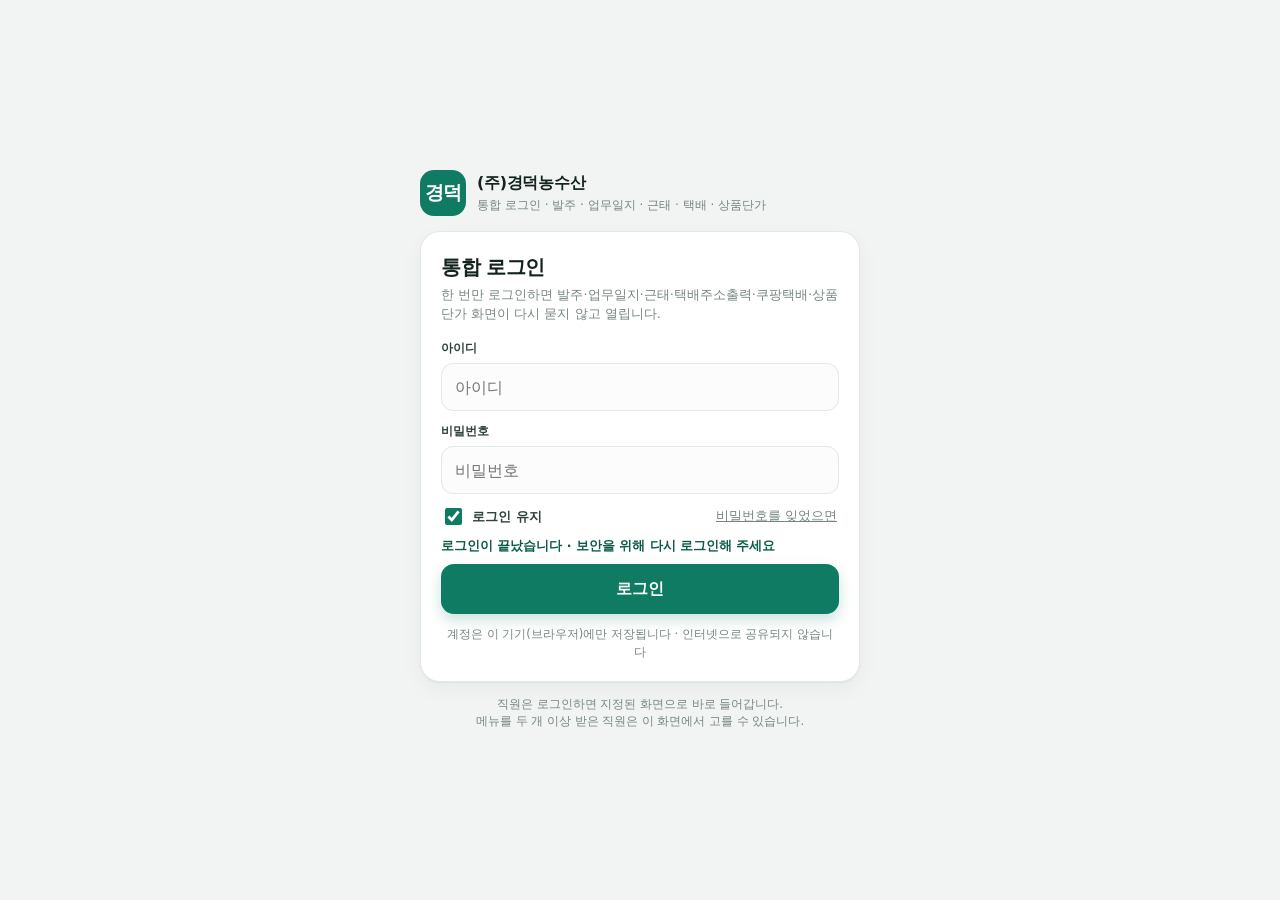
<file: parcel-label/index.html>
<!doctype html>
<html lang="ko">
<head>
<meta charset="utf-8">
<meta name="viewport" content="width=device-width,initial-scale=1,viewport-fit=cover">
<meta name="robots" content="noindex,nofollow">
<meta name="theme-color" content="#0f766e">
<title>택배주소출력 · 경덕농수산</title>
<!-- 서식 조절용 한글 글꼴 (없으면 시스템 글꼴로 대체) -->
<link rel="preconnect" href="https://fonts.googleapis.com">
<link rel="preconnect" href="https://fonts.gstatic.com" crossorigin>
<!-- 화면 첫 출력을 막지 않도록 비동기로 받는다(못 받으면 시스템 글꼴로 대신 인쇄) -->
<link href="https://fonts.googleapis.com/css2?family=Black+Han+Sans&family=Do+Hyeon&family=Nanum+Gothic:wght@400;700;800&family=Nanum+Myeongjo:wght@400;700;800&display=swap"
      rel="stylesheet" media="print" onload="this.media='all'">
<style>
:root{
  --bg:#f1f5f9; --card:#fff; --ink:#0f172a; --muted:#64748b; --line:#e2e8f0;
  --brand:#0f766e; --brand2:#0d9488; --accent:#f59e0b; --danger:#dc2626;
  --radius:14px;
}
*{box-sizing:border-box}
html,body{margin:0;padding:0}
body{
  font-family:'Malgun Gothic','맑은 고딕','Apple SD Gothic Neo','Noto Sans KR',system-ui,sans-serif;
  background:var(--bg); color:var(--ink); -webkit-text-size-adjust:100%;
}
button,input,select,textarea{font-family:inherit;font-size:inherit}
[hidden]{display:none !important}
.gate{min-height:100vh;display:flex;align-items:center;justify-content:center;padding:20px;
  background:linear-gradient(160deg,#0f766e 0%,#0b3d3a 100%)}
.gate .card{width:100%;max-width:380px;background:#fff;border-radius:20px;padding:26px 22px 20px;
  box-shadow:0 20px 50px rgba(0,0,0,.28)}
.gate h1{margin:0 0 4px;font-size:21px}
.gate .sub{margin:0 0 18px;color:var(--muted);font-size:13px;line-height:1.5}
.gate label{display:block;font-size:12px;font-weight:700;color:var(--muted);margin:12px 0 5px}
.gate input[type=text],.gate input[type=password]{width:100%;padding:12px 13px;border:1.5px solid var(--line);
  border-radius:11px;background:#f8fafc;outline:none}
.gate input:focus{border-color:var(--brand);background:#fff}
.gate .keep{display:flex;align-items:center;gap:7px;margin:12px 0 4px;font-size:13px;color:#334155}
.gate .btn{width:100%;margin-top:14px;padding:13px;border:0;border-radius:11px;background:var(--brand);
  color:#fff;font-weight:800;font-size:15px;cursor:pointer}
.gate .btn:disabled{opacity:.6}
.gate .msg{min-height:18px;margin-top:10px;font-size:12.5px;color:var(--danger)}
.gate .msg.info{color:var(--muted)}
.gate .foot{margin-top:14px;font-size:11.5px;color:#94a3b8;line-height:1.5}

header{position:sticky;top:0;z-index:20;background:var(--brand);color:#fff;
  padding:9px 14px;display:flex;align-items:center;gap:10px;flex-wrap:wrap;
  box-shadow:0 2px 10px rgba(15,23,42,.14)}
header .brand{font-weight:900;font-size:16px;letter-spacing:-.2px;white-space:nowrap}
header .who{font-size:12px;opacity:.9;white-space:nowrap}
header .sp{flex:1}
header .hbtn{border:1px solid rgba(255,255,255,.4);background:rgba(255,255,255,.12);color:#fff;
  padding:6px 10px;border-radius:9px;font-size:12.5px;font-weight:700;cursor:pointer;white-space:nowrap}
header .hbtn:active{background:rgba(255,255,255,.25)}
header .hbtn.primary{background:#fff;color:var(--brand);border-color:#fff}

.syncbar{padding:5px 14px;font-size:12px;color:#475569;background:#e2e8f0;display:flex;gap:8px;align-items:center}
.syncbar .dot{width:8px;height:8px;border-radius:50%;background:#22c55e;flex:none}
.syncbar.warn{background:#fef3c7;color:#92400e}
.syncbar.warn .dot{background:var(--accent)}
.syncbar.err{background:#fee2e2;color:#991b1b}
.syncbar.err .dot{background:var(--danger)}

main{display:grid;grid-template-columns:minmax(330px,400px) minmax(0,1fr);gap:14px;padding:14px;align-items:start}
@media (max-width:960px){
  main{grid-template-columns:1fr;gap:12px;padding:10px}
  #labelPane{order:-1}
}

.panel{background:var(--card);border-radius:var(--radius);box-shadow:0 1px 3px rgba(15,23,42,.08);
  border:1px solid var(--line);overflow:hidden}
.panel .ph{padding:11px 13px;border-bottom:1px solid var(--line);display:flex;align-items:center;gap:8px;
  background:#f8fafc}
.panel .ph h2{margin:0;font-size:14px}
.panel .ph .cnt{font-size:12px;color:var(--muted);font-weight:700}
.panel .ph .sp{flex:1}

.searchbox{padding:10px 11px;border-bottom:1px solid var(--line);background:#fff}
.searchbox input{width:100%;padding:11px 13px;border:1.5px solid var(--line);border-radius:10px;
  background:#f8fafc;outline:none;font-size:14px}
.searchbox input:focus{border-color:var(--brand);background:#fff}
.searchbox .hint{margin:6px 2px 0;font-size:11.5px;color:#94a3b8}

#list{max-height:calc(100vh - 250px);overflow:auto;overscroll-behavior:contain}
@media (max-width:960px){#list{max-height:52vh}}
.row{padding:9px 12px;border-bottom:1px solid #f1f5f9;cursor:pointer;display:block;width:100%;
  text-align:left;background:none;border-left:0;border-right:0;border-top:0}
.row:hover{background:#f0fdfa}
.row.on{background:#ccfbf1;box-shadow:inset 3px 0 0 var(--brand)}
.row .r1{display:flex;align-items:baseline;gap:7px}
.row .nm{font-weight:800;font-size:14.5px;letter-spacing:-.2px}
.row .cd{font-size:11px;color:#94a3b8;font-weight:700;margin-left:auto;flex:none}
.row .r2{font-size:12px;color:#475569;margin-top:2px}
.row .r3{font-size:12px;color:var(--muted);margin-top:1px;overflow:hidden;text-overflow:ellipsis;white-space:nowrap}
.row .none{font-size:11.5px;color:#cbd5e1}
.empty{padding:26px 16px;text-align:center;color:var(--muted);font-size:13px;line-height:1.7}
.more{margin:10px;padding:10px;width:calc(100% - 20px);border:1px dashed var(--line);border-radius:10px;
  background:#fff;color:var(--brand);font-weight:800;cursor:pointer}

/* ---- 오른쪽: 미리보기 + 입력 ---- */
.ctrl{padding:11px 13px;border-bottom:1px solid var(--line);display:grid;gap:9px;background:#fff}
.ctrl .line{display:flex;align-items:center;gap:8px;flex-wrap:wrap}
.ctrl .lb{font-size:12px;font-weight:800;color:#334155;min-width:56px;flex:none;white-space:nowrap}
.seg{display:inline-flex;border:1.5px solid var(--line);border-radius:9px;overflow:hidden;background:#f8fafc}
.seg label{display:inline-flex;align-items:center;gap:4px;padding:6px 10px;font-size:12.5px;font-weight:700;
  color:#475569;cursor:pointer;border-right:1px solid var(--line)}
.seg label:last-child{border-right:0}
.seg input{position:absolute;opacity:0;pointer-events:none}
.seg input:checked + span{color:#fff}
.seg label:has(input:checked){background:var(--brand)}
.seg label:has(input:checked) span{color:#fff}
.seg label.dis{opacity:.4;cursor:not-allowed}
.ctrl input[type=text]{padding:8px 11px;border:1.5px solid var(--line);border-radius:9px;background:#f8fafc;
  outline:none;font-size:13.5px;min-width:120px}
.ctrl input[type=text]:focus{border-color:var(--brand);background:#fff}
.ctrl input.grow{flex:1}
.ctrl select{padding:8px 10px;border:1.5px solid var(--line);border-radius:9px;background:#f8fafc;font-size:13px}
.ctrl .btnrow{display:flex;gap:8px;flex-wrap:wrap;margin-top:2px}
.btn{border:0;border-radius:10px;padding:10px 15px;font-weight:800;font-size:13.5px;cursor:pointer;
  background:#e2e8f0;color:#334155}
.btn.primary{background:var(--brand);color:#fff}
.btn.primary:active{background:#0b5f59}
.btn.ghost{background:#fff;border:1.5px solid var(--line)}
.btn.sm{padding:6px 10px;font-size:12.5px}
.ctrl .who{font-size:12px;color:var(--muted)}
.ctrl .who b{color:var(--ink)}

.previewWrap{padding:14px;background:#e2e8f0;display:flex;justify-content:center}
.scaler{position:relative;overflow:hidden}
#page{
  width:297mm;height:210mm;background:#fff;position:relative;
  padding:12mm 12mm;display:flex;flex-direction:column;justify-content:space-around;
  transform-origin:top left;box-shadow:0 6px 22px rgba(15,23,42,.18);
  font-family:'Malgun Gothic','맑은 고딕','Apple SD Gothic Neo','Noto Sans KR',sans-serif;
}
#page .ln{white-space:nowrap;overflow:hidden;text-align:center;font-weight:800;letter-spacing:-.02em;
  line-height:1.15;color:#000}
#page .ln-item{display:flex;align-items:baseline;justify-content:space-between;gap:6mm;text-align:left}
#page .ln-item .it{white-space:nowrap;overflow:hidden;font-weight:800}
#page .ln-item .fr{white-space:nowrap;font-weight:800;flex:none}
#page .ln-name{font-weight:900}
#page .ln-tel{font-variant-numeric:tabular-nums}
#page .ph-empty{color:#cbd5e1;font-weight:700}
.pv-foot{padding:0 14px 12px;font-size:11.5px;color:var(--muted);text-align:center}

/* ---- 서식 조절 바 ---- */
.fmtbar{border:1.5px solid var(--line);border-radius:11px;background:#f8fafc;overflow:hidden}
.fmtbar .fh{display:flex;align-items:center;gap:7px;width:100%;padding:8px 10px;border:0;background:#f1f5f9;
  cursor:pointer;text-align:left;font-family:inherit}
.fmtbar .fh b{font-size:12.5px;color:#334155;white-space:nowrap}
.fmtbar .fh .fsum{margin-left:auto;font-size:11.5px;font-weight:700;color:var(--brand);
  overflow:hidden;text-overflow:ellipsis;white-space:nowrap}
.fmtbar .fh .caret{font-size:11px;color:var(--muted);flex:none}
.fmtbar .fb{padding:9px 10px 10px;background:#fff;border-top:1px solid var(--line);display:grid;gap:8px}
.fmtbar .frow{display:flex;align-items:center;gap:7px;flex-wrap:wrap}
.fmtbar .frow .lb{min-width:auto}
.fmtbar .frow select{flex:1;min-width:130px}
.fgrid{display:grid;grid-template-columns:repeat(auto-fit,minmax(176px,1fr));gap:6px 12px}
.fitem{display:flex;align-items:center;gap:5px;min-width:0}
.frow .fnote{font-size:11px;line-height:1.45;color:#94a3b8}
.frow .lpair{display:inline-flex;align-items:center;gap:5px;white-space:nowrap}
#lblrow{gap:8px 14px}
#lblrow.off{opacity:.45}
#lblrow .lb{margin-right:1px}
.fitem .fn{font-size:11.5px;font-weight:800;color:#334155;min-width:36px;flex:none;white-space:nowrap}
.stp{width:25px;height:25px;flex:none;padding:0;border:1.5px solid var(--line);border-radius:7px;
  background:#fff;color:#334155;font-size:14px;font-weight:900;line-height:1;cursor:pointer}
.stp:active{background:#e2e8f0}
.stp:disabled{opacity:.35;cursor:not-allowed;background:#f8fafc}
.szv{min-width:40px;flex:none;text-align:center;font-size:12px;font-weight:800;color:var(--brand);
  font-variant-numeric:tabular-nums}
.blab{display:inline-flex;align-items:center;gap:3px;margin-left:auto;font-size:11.5px;font-weight:700;
  color:#475569;cursor:pointer;white-space:nowrap}
.blab input{width:14px;height:14px;margin:0;accent-color:var(--brand)}
@media (max-width:420px){ .fgrid{grid-template-columns:1fr} }

/* ---- 모달 ---- */
.modal{position:fixed;inset:0;background:rgba(15,23,42,.55);display:flex;align-items:center;
  justify-content:center;padding:16px;z-index:50}
.modal .box{background:#fff;border-radius:16px;width:100%;max-width:440px;max-height:92vh;overflow:auto;
  padding:18px}
.modal h3{margin:0 0 12px;font-size:16px}
.modal label{display:block;font-size:11.5px;font-weight:800;color:var(--muted);margin:9px 0 4px}
.modal input{width:100%;padding:10px 12px;border:1.5px solid var(--line);border-radius:9px;background:#f8fafc;outline:none}
.modal input:focus{border-color:var(--brand);background:#fff}
.modal .acts{display:flex;gap:8px;margin-top:16px}
.modal .acts .sp{flex:1}
.modal .msg{margin-top:8px;font-size:12px;color:var(--danger);min-height:16px}
.toast{position:fixed;left:50%;bottom:26px;transform:translateX(-50%);background:#0f172a;color:#fff;
  padding:11px 16px;border-radius:11px;font-size:13px;z-index:80;box-shadow:0 8px 24px rgba(0,0,0,.3);
  max-width:92vw;text-align:center}

/* ---- 라벨지(73×90mm 세로) 용지 ---- */
/* --lp-top: 위 여백(mm) — 라벨지에 미리 인쇄된 회사 로고 아래에서 글자가 시작하게 한다
   --lp-gap: 줄 사이 간격(mm) — 화면 스크립트가 '상하 간격' 설정에 맞춰 계산해 넣는다 */
#page.paper-label{
  width:73mm;height:90mm;
  padding:var(--lp-top,15mm) 3.5mm 3mm;
  justify-content:flex-start;gap:var(--lp-gap,4mm);
}
/* 화면에서만 보이는 안내선 — 이 선 위쪽이 라벨지에 인쇄된 회사 로고 자리 (인쇄물에는 안 나온다) */
.lp-guide{display:none;position:absolute;left:1.2mm;right:1.2mm;top:var(--lp-top,15mm);
  border-top:1px dashed rgba(220,38,38,.8);pointer-events:none;z-index:4}
.lp-guide span{position:absolute;right:0;top:-3.4mm;padding:0 1mm;background:#fff;line-height:1.15;
  font-size:2.5mm;font-weight:800;color:#dc2626;white-space:nowrap;letter-spacing:-.02em}
#page.paper-label .lp-guide{display:block}
#page.paper-label .ln{
  white-space:normal;overflow:visible;word-break:keep-all;overflow-wrap:anywhere;
  line-height:1.12;
}
#page.paper-label .ln-item{flex-wrap:wrap;justify-content:center;align-items:baseline;
  gap:.6mm 2mm;text-align:center}
#page.paper-label .ln-item .it{white-space:normal;overflow:visible;flex:1 1 auto;min-width:0}
#page.paper-label .ln-item .fr{white-space:nowrap}
.paper-seg{margin-left:2px;flex:none}
.paper-seg label{padding:5px 9px}
#labelPane > .ph{flex-wrap:wrap}
.paphint{padding:8px 13px;font-size:11.5px;line-height:1.55;color:#92400e;
  background:#fffbeb;border-bottom:1px solid #fde68a}
.paphint b{color:#7c2d12}

/* ---- 인쇄: 선택한 용지 1장, 4줄만 ---- */
@media print{
  @page{size:A4 landscape;margin:0}
  html,body{background:#fff;margin:0;padding:0;width:297mm;height:210mm;overflow:hidden}
  #gate,header,.syncbar,#listPane,.modal,.toast,#labelPane > .ph,#labelPane > .ctrl,.paphint,.pv-foot,.lp-guide{display:none !important}
  main{display:block !important;padding:0 !important;margin:0 !important}
  .panel{border:0 !important;box-shadow:none !important;border-radius:0 !important;overflow:visible !important;background:#fff !important}
  .previewWrap{padding:0 !important;background:#fff !important;display:block !important}
  .scaler{width:auto !important;height:auto !important;overflow:visible !important}
  #page{position:static !important;margin:0 !important;box-shadow:none !important;transform:none !important;
    page-break-after:avoid;break-after:avoid;page-break-inside:avoid;break-inside:avoid}
}
</style>
<!-- 선택한 용지(A4 가로 / 라벨지 73×90mm)에 맞춰 인쇄 @page 크기를 바꾼다 -->
<style id="pageSizeStyle">@media print{@page{size:A4 landscape;margin:0}html,body{width:297mm;height:210mm;overflow:hidden}#page{width:297mm !important;height:210mm !important}}</style>
</head>
<body>

<!-- ================= 로그인 ================= -->
<section class="gate" id="gate">
  <div class="card">
    <h1>📦 택배주소출력</h1>
    <p class="sub">경덕농수산 통합포털 계정으로 로그인하면 거래처 목록을 불러옵니다.</p>
    <label for="lg-id">아이디</label>
    <input id="lg-id" type="text" autocomplete="username" autocapitalize="none" spellcheck="false" placeholder="예: 0001">
    <label for="lg-pw">비밀번호</label>
    <input id="lg-pw" type="password" autocomplete="current-password" placeholder="포털 비밀번호">
    <div class="keep"><input type="checkbox" id="lg-keep" checked> <label for="lg-keep" style="margin:0;font-size:13px;color:#334155;font-weight:600">로그인 유지</label></div>
    <button class="btn" id="lg-btn" type="button">로그인</button>
    <div class="msg" id="lg-msg"></div>
    <p class="foot">포털과 같은 아이디·비밀번호입니다. 거래처 이름·전화번호·주소는 이 기기에 암호문으로만 저장됩니다.</p>
  </div>
</section>

<!-- ================= 앱 ================= -->
<div id="app" hidden>
  <header>
    <span class="brand">📦 택배주소출력</span>
    <span class="who" id="hd-who"></span>
    <span class="sp"></span>
    <button class="hbtn" id="hd-refresh" type="button">🔄 시트 새로고침</button>
    <button class="hbtn primary" id="hd-add" type="button">➕ 거래처</button>
    <button class="hbtn" id="hd-portal" type="button">🏠 포털</button>
    <button class="hbtn" id="hd-logout" type="button">나가기</button>
  </header>
  <div class="syncbar" id="syncbar"><span class="dot"></span><span id="sync-text">준비 중…</span></div>

  <main>
    <!-- 목록 -->
    <section class="panel" id="listPane">
      <div class="ph"><h2>거래처</h2><span class="cnt" id="list-count"></span><span class="sp"></span></div>
      <div class="searchbox">
        <input id="q" type="text" placeholder="고객명 · 전화 · 휴대폰 · 주소 · 코드 검색" autocomplete="off" spellcheck="false">
        <div class="hint">찾은 거래처를 누르면 오른쪽에 택배주소가 만들어집니다</div>
      </div>
      <div id="list"></div>
    </section>

    <!-- 미리보기 -->
    <section class="panel" id="labelPane">
      <div class="ph"><h2>택배주소 미리보기</h2>
        <div class="seg paper-seg" id="seg-paper" role="radiogroup" aria-label="출력 용지 선택">
          <label for="pp-a4" title="A4 가로 297×210mm"><input type="radio" name="paper" id="pp-a4" value="a4"><span>A4 가로</span></label>
          <label for="pp-label" title="라벨지 73×90mm 세로"><input type="radio" name="paper" id="pp-label" value="label"><span>라벨지 73×90</span></label>
        </div>
        <span class="sp"></span>
        <span class="cnt" id="paper-name">A4 가로 1장</span>
        <span class="cnt" id="sel-name"></span></div>

      <div class="paphint" id="paper-hint" hidden>🖨 <b>라벨지 인쇄</b> — 프린터 설정에서 용지 <b>73×90mm</b> · 여백 <b>없음</b> · 배율 <b>100%</b>로 맞추세요. 실제 인쇄 영역(70.5×90mm) 안쪽에 맞춰 찍힙니다. 글자가 위쪽 회사 로고에 겹치면 <b>🔤 서식 조절</b>의 <b>라벨 위 여백</b>을 올리세요.</div>

      <div class="ctrl">
        <div class="line">
          <span class="lb">연락처</span>
          <div class="seg" id="seg-contact">
            <label for="rc-mobile"><input type="radio" name="contact" id="rc-mobile" value="mobile"><span>휴대폰</span></label>
            <label for="rc-tel"><input type="radio" name="contact" id="rc-tel" value="tel"><span>전화번호</span></label>
            <label for="rc-custom"><input type="radio" name="contact" id="rc-custom" value="custom"><span>직접</span></label>
          </div>
          <input type="text" id="in-contact" class="grow" placeholder="연락처 직접 입력" hidden>
        </div>
        <div class="line">
          <span class="lb">주소</span>
          <div class="seg" id="seg-addr">
            <label for="ra-addr"><input type="radio" name="addrkind" id="ra-addr" value="addr"><span>주소</span></label>
            <label for="ra-biz"><input type="radio" name="addrkind" id="ra-biz" value="biz"><span>사업장주소</span></label>
            <label for="ra-custom"><input type="radio" name="addrkind" id="ra-custom" value="custom"><span>직접</span></label>
          </div>
          <input type="text" id="in-addr" class="grow" placeholder="주소 직접 입력" hidden>
        </div>
        <div class="line">
          <span class="lb">보내는 품목</span>
          <input type="text" id="in-item" class="grow" placeholder="예: 다시마" autocomplete="off">
          <select id="sel-freight">
            <option value="<<착불>>">&lt;&lt;착불&gt;&gt;</option>
            <option value="<<선불>>">&lt;&lt;선불&gt;&gt;</option>
            <option value="">표기 없음</option>
            <option value="__custom">직접 입력</option>
          </select>
          <input type="text" id="in-freight" placeholder="운임 직접 입력" hidden style="width:130px">
        </div>
        <div class="fmtbar" id="fmtbar">
          <button class="fh" id="fmt-toggle" type="button" aria-expanded="true" aria-controls="fmt-body">
            <b>🔤 서식 조절</b>
            <span class="fsum" id="fmt-sum">고딕 · 기본</span>
            <span class="caret" id="fmt-caret">▾</span>
          </button>
          <div class="fb" id="fmt-body">
            <div class="frow">
              <span class="lb">글꼴</span>
              <select id="fmt-font" aria-label="글꼴 선택">
                <option value="gothic">고딕 (기본)</option>
                <option value="nanumgothic">나눔고딕</option>
                <option value="nanummyeongjo">나눔명조 (바탕체)</option>
                <option value="blackhansans">검은고딕 (굵은 제목)</option>
                <option value="dohyeon">도현체 (굵은 제목)</option>
              </select>
              <button class="btn ghost sm" id="fmt-reset" type="button">서식 초기화</button>
            </div>
            <div class="frow" id="lblrow">
              <span class="lpair">
                <span class="lb">라벨 위 여백</span>
                <button class="stp" type="button" data-lb="top" data-d="-1" aria-label="라벨 위 여백 줄이기">−</button>
                <span class="szv" id="lv-top">15mm</span>
                <button class="stp" type="button" data-lb="top" data-d="1" aria-label="라벨 위 여백 늘리기">+</button>
              </span>
              <span class="lpair">
                <span class="lb">상하 간격</span>
                <button class="stp" type="button" data-lb="gap" data-d="-1" aria-label="상하 간격 줄이기">−</button>
                <span class="szv" id="lv-gap">100%</span>
                <button class="stp" type="button" data-lb="gap" data-d="1" aria-label="상하 간격 늘리기">+</button>
              </span>
            </div>
            <div class="fnote" id="lblnote">라벨지에서만 적용됩니다 · 위 여백은 라벨 위에 인쇄된 회사 로고를 피해 내리는 값, 상하 간격 100%는 라벨 높이에 고르게 채운 간격입니다.</div>
            <div class="fgrid">
              <div class="fitem"><span class="fn">주소</span>
                <button class="stp" type="button" data-k="addr" data-d="-1" aria-label="주소 글자 작게">−</button>
                <span class="szv" id="sz-addr">100%</span>
                <button class="stp" type="button" data-k="addr" data-d="1" aria-label="주소 글자 크게">+</button>
                <label class="blab"><input type="checkbox" id="bd-addr" checked><span>진하게</span></label>
              </div>
              <div class="fitem"><span class="fn">거래처명</span>
                <button class="stp" type="button" data-k="name" data-d="-1" aria-label="거래처명 글자 작게">−</button>
                <span class="szv" id="sz-name">100%</span>
                <button class="stp" type="button" data-k="name" data-d="1" aria-label="거래처명 글자 크게">+</button>
                <label class="blab"><input type="checkbox" id="bd-name" checked><span>진하게</span></label>
              </div>
              <div class="fitem"><span class="fn">연락처</span>
                <button class="stp" type="button" data-k="tel" data-d="-1" aria-label="연락처 글자 작게">−</button>
                <span class="szv" id="sz-tel">100%</span>
                <button class="stp" type="button" data-k="tel" data-d="1" aria-label="연락처 글자 크게">+</button>
                <label class="blab"><input type="checkbox" id="bd-tel" checked><span>진하게</span></label>
              </div>
              <div class="fitem"><span class="fn">품목</span>
                <button class="stp" type="button" data-k="item" data-d="-1" aria-label="품목 글자 작게">−</button>
                <span class="szv" id="sz-item">100%</span>
                <button class="stp" type="button" data-k="item" data-d="1" aria-label="품목 글자 크게">+</button>
                <label class="blab"><input type="checkbox" id="bd-item" checked><span>진하게</span></label>
              </div>
            </div>
          </div>
        </div>
        <div class="btnrow">
          <button class="btn primary" id="btn-print" type="button">🖨 인쇄 / PDF 저장</button>
          <button class="btn ghost" id="btn-clear" type="button">초기화</button>
          <button class="btn ghost" id="btn-edit" type="button">✏️ 거래처 수정</button>
          <span class="who" id="sel-who"></span>
        </div>
      </div>

      <div class="previewWrap" id="previewWrap">
        <div class="scaler" id="scaler">
          <div id="page">
            <div class="lp-guide" id="lp-guide" aria-hidden="true"><span>회사 로고 자리</span></div>
            <div class="ln ln-addr" id="ln-addr"><span class="ph-empty">거래처를 선택하세요</span></div>
            <div class="ln ln-name" id="ln-name"></div>
            <div class="ln ln-tel" id="ln-tel"></div>
            <div class="ln ln-item"><span class="it" id="ln-item"></span><span class="fr" id="ln-freight"></span></div>
          </div>
        </div>
      </div>
      <div class="pv-foot" id="pv-foot">긴 주소·상호도 한 장을 넘지 않게 자동으로 맞춥니다 · <b>🔤 서식 조절</b>에서 글꼴·크기·굵기를 바꿀 수 있습니다</div>
    </section>
  </main>
</div>

<script src="/sec.js"></script>
<script>
/* ============================================================
   경덕농수산 · 택배주소출력
   - 거래처 자료는 구글 시트(Apps Script)에만 있고, 이 화면에는 암호문만 남는다.
   - 로그인은 통합포털 공용 계정(구글 시트 users_get)과 같은 비밀번호를 쓴다.
   ============================================================ */
var PL_URL = 'https://script.google.com/macros/s/AKfycbwzGwzYhYvuH2EJJHUwv8EbuQKlPVsYI8sPkZOdt4Xzvb9gTrkkYjqjqjeorFUSmEYS/exec';
var SHARED_USERS = 'https://script.google.com/macros/s/AKfycbx8vtZ9wxfqwEUhuIC5hhV5dncN7IbVmrbjbPS93hfibfXAxMpwx-YtCGiqHeZXfEY81Q/exec';

var K_USERS='pl.users.v1', K_SESS='pl.session.v1', K_TMP='pl.session.tmp.v1',
    K_SSO='kd.portal.sso.v1', K_PORTAL_APPBASE='kd.portal.appbase';
function kWrap(id){ return 'pl.u.'+id+'.wrap.v1'; }
function kCache(id){ return 'pl.u.'+id+'.cache.v1'; }
function kTok(id){ return 'pl.u.'+id+'.tok.v1'; }

/* ---------- SHA-256 (crypto.subtle 없이) ---------- */
function sha256hex(msg){
  function rr(x,n){ return (x>>>n)|(x<<(32-n)); }
  var K=[0x428a2f98,0x71374491,0xb5c0fbcf,0xe9b5dba5,0x3956c25b,0x59f111f1,0x923f82a4,0xab1c5ed5,
    0xd807aa98,0x12835b01,0x243185be,0x550c7dc3,0x72be5d74,0x80deb1fe,0x9bdc06a7,0xc19bf174,
    0xe49b69c1,0xefbe4786,0x0fc19dc6,0x240ca1cc,0x2de92c6f,0x4a7484aa,0x5cb0a9dc,0x76f988da,
    0x983e5152,0xa831c66d,0xb00327c8,0xbf597fc7,0xc6e00bf3,0xd5a79147,0x06ca6351,0x14292967,
    0x27b70a85,0x2e1b2138,0x4d2c6dfc,0x53380d13,0x650a7354,0x766a0abb,0x81c2c92e,0x92722c85,
    0xa2bfe8a1,0xa81a664b,0xc24b8b70,0xc76c51a3,0xd192e819,0xd6990624,0xf40e3585,0x106aa070,
    0x19a4c116,0x1e376c08,0x2748774c,0x34b0bcb5,0x391c0cb3,0x4ed8aa4a,0x5b9cca4f,0x682e6ff3,
    0x748f82ee,0x78a5636f,0x84c87814,0x8cc70208,0x90befffa,0xa4506ceb,0xbef9a3f7,0xc67178f2];
  var H=[0x6a09e667,0xbb67ae85,0x3c6ef372,0xa54ff53a,0x510e527f,0x9b05688c,0x1f83d9ab,0x5be0cd19];
  var bytes=[],i,c,c2,cp;
  for(i=0;i<msg.length;i++){
    c=msg.charCodeAt(i);
    if(c<0x80) bytes.push(c);
    else if(c<0x800) bytes.push(0xc0|(c>>6),0x80|(c&63));
    else if(c<0xd800||c>=0xe000) bytes.push(0xe0|(c>>12),0x80|((c>>6)&63),0x80|(c&63));
    else { c2=msg.charCodeAt(++i); cp=0x10000+(((c&0x3ff)<<10)|(c2&0x3ff));
      bytes.push(0xf0|(cp>>18),0x80|((cp>>12)&63),0x80|((cp>>6)&63),0x80|(cp&63)); }
  }
  var bl=bytes.length*8, hi=Math.floor(bl/4294967296);
  bytes.push(0x80);
  while(bytes.length%64!==56) bytes.push(0);
  bytes.push((hi>>>24)&255,(hi>>>16)&255,(hi>>>8)&255,hi&255);
  bytes.push((bl>>>24)&255,(bl>>>16)&255,(bl>>>8)&255,bl&255);
  var w=new Array(64),t,off;
  for(off=0;off<bytes.length;off+=64){
    for(t=0;t<16;t++) w[t]=(bytes[off+t*4]<<24)|(bytes[off+t*4+1]<<16)|(bytes[off+t*4+2]<<8)|bytes[off+t*4+3];
    for(t=16;t<64;t++){
      var s0=rr(w[t-15],7)^rr(w[t-15],18)^(w[t-15]>>>3);
      var s1=rr(w[t-2],17)^rr(w[t-2],19)^(w[t-2]>>>10);
      w[t]=(w[t-16]+s0+w[t-7]+s1)|0;
    }
    var a=H[0],b=H[1],c3=H[2],d=H[3],e=H[4],f=H[5],g=H[6],h=H[7];
    for(t=0;t<64;t++){
      var S1=rr(e,6)^rr(e,11)^rr(e,25);
      var ch=(e&f)^((~e)&g);
      var t1=(h+S1+ch+K[t]+w[t])|0;
      var S0=rr(a,2)^rr(a,13)^rr(a,22);
      var mj=(a&b)^(a&c3)^(b&c3);
      var t2=(S0+mj)|0;
      h=g; g=f; f=e; e=(d+t1)|0; d=c3; c3=b; b=a; a=(t1+t2)|0;
    }
    H[0]=(H[0]+a)|0;H[1]=(H[1]+b)|0;H[2]=(H[2]+c3)|0;H[3]=(H[3]+d)|0;
    H[4]=(H[4]+e)|0;H[5]=(H[5]+f)|0;H[6]=(H[6]+g)|0;H[7]=(H[7]+h)|0;
  }
  return H.map(function(x){ return ('00000000'+(x>>>0).toString(16)).slice(-8); }).join('');
}

/* ---------- 암호문 (SHA-256 카운터 스트림) ---------- */
function utf8bin(s){ return unescape(encodeURIComponent(String(s))); }
function binutf8(b){ return decodeURIComponent(escape(b)); }
function ksBlock(keyHex,i){ return sha256hex(keyHex+'|'+i); }
function xorBin(bin,keyHex){
  var out=[],blk='',i,j,p;
  for(i=0;i<bin.length;i++){
    j=i&31;
    if(j===0) blk=ksBlock(keyHex,i>>5);
    p=j*2;
    out.push(String.fromCharCode((bin.charCodeAt(i)&255)^parseInt(blk.substr(p,2),16)));
  }
  return out.join('');
}
function encObj(obj,keyHex){ return btoa(xorBin(utf8bin(JSON.stringify(obj)),keyHex)); }
function decObj(ct,keyHex){
  try{ return JSON.parse(binutf8(xorBin(atob(ct),keyHex))); }catch(e){ return null; }
}
function newKey(){
  var s='';
  while(s.length<32) s+=Math.floor(Math.random()*16).toString(16);
  return s.slice(0,32);
}
function newSalt(){
  var s='';
  while(s.length<16) s+=Math.floor(Math.random()*36).toString(36);
  return s.slice(0,16)+(Date.now()%100000).toString(36);
}
function hpHash(pw,salt){ return sha256hex('p1|'+salt+'|'+String(pw)); }
function matKey(salt,hash){ return sha256hex('pli1|'+salt+'|'+hash); }
function normId(v){ return String(v||'').trim().toLowerCase(); }

/* ---------- 저장소 ---------- */
var LS={
  get:function(k,d){ try{ var v=localStorage.getItem(k); return v==null?d:JSON.parse(v); }catch(e){ return d; } },
  set:function(k,v){ try{ localStorage.setItem(k,JSON.stringify(v)); return true; }catch(e){ return false; } },
  del:function(k){ try{ localStorage.removeItem(k); }catch(e){} },
  sget:function(k,d){ try{ var v=sessionStorage.getItem(k); return v==null?d:JSON.parse(v); }catch(e){ return d; } },
  sset:function(k,v){ try{ sessionStorage.setItem(k,JSON.stringify(v)); }catch(e){} },
  sdel:function(k){ try{ sessionStorage.removeItem(k); }catch(e){} },
  raw:function(k){ try{ return localStorage.getItem(k); }catch(e){ return null; } }
};

/* ---------- 상태 ---------- */
var S={ user:null, key:'', token:'', rows:[], view:[], sel:null, shown:0,
        contact:'mobile', addrkind:'addr', freight:'<<착불>>',
        cacheAt:'', src:'', busy:false, offline:false, canEdit:false };

function $(q){ return document.querySelector(q); }
function $$(q){ return Array.prototype.slice.call(document.querySelectorAll(q)); }
function esc(s){ return String(s==null?'':s).replace(/&/g,'&amp;').replace(/</g,'&lt;').replace(/>/g,'&gt;').replace(/"/g,'&quot;'); }

var toastTimer=null;
function toast(msg){
  var t=$('#toast');
  if(!t){ t=document.createElement('div'); t.id='toast'; t.className='toast'; document.body.appendChild(t); }
  t.textContent=msg; t.hidden=false;
  clearTimeout(toastTimer);
  toastTimer=setTimeout(function(){ t.hidden=true; },2600);
}

/* ---------- 서식(글꼴 · 크기 · 굵기) ---------- */
/* 비민감 화면 설정만 담는다 — 고객 정보는 여기에 저장하지 않는다. */
var K_FMT='pl.fmt.v1';
var FONTS={
  gothic:{label:'고딕 (기본)', css:"'Malgun Gothic','맑은 고딕','Apple SD Gothic Neo','Noto Sans KR',sans-serif"},
  nanumgothic:{label:'나눔고딕', css:"'Nanum Gothic','나눔고딕','Malgun Gothic','맑은 고딕','Noto Sans KR',sans-serif"},
  nanummyeongjo:{label:'나눔명조 (바탕체)', css:"'Nanum Myeongjo','나눔명조','Batang','바탕','Apple SD Gothic Neo',serif"},
  blackhansans:{label:'검은고딕 (굵은 제목)', css:"'Black Han Sans','검은고딕','Malgun Gothic','맑은 고딕',sans-serif"},
  dohyeon:{label:'도현체 (굵은 제목)', css:"'Do Hyeon','도현','Malgun Gothic','맑은 고딕',sans-serif"}
};
var FMT_KEYS=['addr','name','tel','item'];
/* 항목별 기본 최대 크기(mm) — 실제로는 한 줄 폭에 맞춰 이 값 안에서 자동으로 줄어든다 */
var FMT_BASE={addr:24, name:30, tel:26, item:24};
var FMT_MIN=60, FMT_MAX=160, FMT_STEP=10;
/* 라벨지(73×90mm) 전용 — 위 여백(mm)과 상하 간격(%, 100%=라벨 높이에 고르게 채운 간격) */
var LBL_DEF={top:15, gap:100};
var LBL_TOP_MIN=0, LBL_TOP_MAX=35, LBL_TOP_STEP=1;
var LBL_GAP_MIN=40, LBL_GAP_MAX=150, LBL_GAP_STEP=10;
var FMT_DEF={font:'gothic', sizes:{addr:100,name:100,tel:100,item:100},
             bold:{addr:true,name:true,tel:true,item:true},
             lbl:{top:LBL_DEF.top,gap:LBL_DEF.gap}, open:true};
var FMT=loadFmt();

function freshFmt(open){
  return {font:FMT_DEF.font, sizes:{addr:100,name:100,tel:100,item:100},
          bold:{addr:true,name:true,tel:true,item:true},
          lbl:{top:LBL_DEF.top,gap:LBL_DEF.gap}, open:open!==false};
}
function loadFmt(){
  var o=freshFmt(true), raw=null;
  try{ raw=LS.get(K_FMT,null); }catch(e){ raw=null; }
  if(raw&&typeof raw==='object'){
    if(FONTS[raw.font]) o.font=raw.font;
    for(var i=0;i<FMT_KEYS.length;i++){
      var k=FMT_KEYS[i];
      var v=raw.sizes?Number(raw.sizes[k]):NaN;
      if(v>=FMT_MIN&&v<=FMT_MAX) o.sizes[k]=Math.round(v/FMT_STEP)*FMT_STEP;
      if(raw.bold&&typeof raw.bold[k]==='boolean') o.bold[k]=raw.bold[k];
    }
    if(raw.lbl&&typeof raw.lbl==='object'){
      var t=Number(raw.lbl.top), g=Number(raw.lbl.gap);
      if(t>=LBL_TOP_MIN&&t<=LBL_TOP_MAX) o.lbl.top=Math.round(t/LBL_TOP_STEP)*LBL_TOP_STEP;
      if(g>=LBL_GAP_MIN&&g<=LBL_GAP_MAX) o.lbl.gap=Math.round(g/LBL_GAP_STEP)*LBL_GAP_STEP;
    }
    if(typeof raw.open==='boolean') o.open=raw.open;
  }
  return o;
}
function saveFmt(){ try{ LS.set(K_FMT,FMT); }catch(e){} }
function labelTop(){
  var v=FMT.lbl?Number(FMT.lbl.top):NaN;
  if(!(v>=LBL_TOP_MIN&&v<=LBL_TOP_MAX)) v=LBL_DEF.top;
  return Math.round(v/LBL_TOP_STEP)*LBL_TOP_STEP;
}
function labelGapPct(){
  var v=FMT.lbl?Number(FMT.lbl.gap):NaN;
  if(!(v>=LBL_GAP_MIN&&v<=LBL_GAP_MAX)) v=LBL_DEF.gap;
  return Math.round(v/LBL_GAP_STEP)*LBL_GAP_STEP;
}
function setLabelTop(mm){ if(!FMT.lbl) FMT.lbl={top:LBL_DEF.top,gap:LBL_DEF.gap};
  FMT.lbl.top=Math.max(LBL_TOP_MIN,Math.min(LBL_TOP_MAX,mm)); }
function setLabelGap(pct){ if(!FMT.lbl) FMT.lbl={top:LBL_DEF.top,gap:LBL_DEF.gap};
  FMT.lbl.gap=Math.max(LBL_GAP_MIN,Math.min(LBL_GAP_MAX,pct)); }
/* 위 여백은 CSS 변수(--lp-top)로, 상하 간격은 미리보기 맞춤 계산에서 --lp-gap 으로 넣는다 */
function applyLabelCss(){
  var pg=$('#page'); if(!pg) return;
  pg.style.setProperty('--lp-top', labelTop().toFixed(2)+'mm');
}
function fmtPct(k){ var v=Number(FMT.sizes[k]); return (v>=FMT_MIN&&v<=FMT_MAX)?v:100; }
function fmtWeight(k){ if(!FMT.bold[k]) return '400'; return k==='name'?'900':'800'; }

function applyFmtUI(){
  var page=$('#page');
  if(page&&FONTS[FMT.font]) page.style.fontFamily=FONTS[FMT.font].css;
  var fsel=$('#fmt-font'); if(fsel&&fsel.value!==FMT.font) fsel.value=FMT.font;
  for(var i=0;i<FMT_KEYS.length;i++){
    var k=FMT_KEYS[i], pct=fmtPct(k);
    var lab=$('#sz-'+k); if(lab) lab.textContent=pct+'%';
    var bx=$('#bd-'+k); if(bx) bx.checked=!!FMT.bold[k];
    var steps=$$('.stp[data-k="'+k+'"]');
    for(var j=0;j<steps.length;j++){
      var d=parseInt(steps[j].dataset.d,10)||0;
      steps[j].disabled=(d<0&&pct<=FMT_MIN)||(d>0&&pct>=FMT_MAX);
    }
  }
  var body=$('#fmt-body'); if(body) body.hidden=!FMT.open;
  var tg=$('#fmt-toggle'); if(tg) tg.setAttribute('aria-expanded',FMT.open?'true':'false');
  var car=$('#fmt-caret'); if(car) car.textContent=FMT.open?'▾':'▸';
  /* 라벨지 위 여백 · 상하 간격 */
  var lvT=$('#lv-top'), lvG=$('#lv-gap');
  if(lvT) lvT.textContent=labelTop()+'mm';
  if(lvG) lvG.textContent=labelGapPct()+'%';
  var lrow=$('#lblrow');
  if(lrow){
    var onLbl=(PAPER.mode==='label');
    lrow.classList.toggle('off',!onLbl);
    var t0=labelTop(), g0=labelGapPct();
    $$('.stp[data-lb]').forEach(function(btn){
      var k=btn.dataset.lb, d=parseInt(btn.dataset.d,10)||0, dis=!onLbl;
      if(k==='top'&&((d<0&&t0<=LBL_TOP_MIN)||(d>0&&t0>=LBL_TOP_MAX))) dis=true;
      if(k==='gap'&&((d<0&&g0<=LBL_GAP_MIN)||(d>0&&g0>=LBL_GAP_MAX))) dis=true;
      btn.disabled=dis;
    });
  }
  var sum=$('#fmt-sum');
  if(sum){
    var changed=[], short=(FONTS[FMT.font]||FONTS.gothic).label.replace(/\s*\(.*\)$/,'');
    for(var q=0;q<FMT_KEYS.length;q++){ if(fmtPct(FMT_KEYS[q])!==100||!FMT.bold[FMT_KEYS[q]]) changed.push(FMT_KEYS[q]); }
    sum.textContent=short+' · '+(changed.length? changed.length+'개 항목 조절' : '기본');
  }
}
/* 웹 글꼴이 늦게 받아지면 그 뒤에 한 번 더 맞춘다(오프라인이면 시스템 글꼴로 대체) */
function ensureFontLoaded(key, cb){
  var f=FONTS[key];
  if(!f||!document.fonts||!document.fonts.load){ if(cb) cb(); return; }
  var fam=String(f.css).split(',')[0].replace(/['"]/g,'').trim();
  var jobs=['400','700','800'].map(function(w){
    try{ return document.fonts.load(w+' 80px "'+fam+'"','가나다 ABC 123'); }catch(e){ return null; }
  });
  Promise.all(jobs).then(function(){ if(cb) cb(); }).catch(function(){ if(cb) cb(); });
}

/* ---------- 출력 용지 (A4 가로 / 라벨지 73×90mm 세로) ---------- */
/* 용지 선택값만 저장한다 — 고객 정보는 들어가지 않는다. */
var K_PAPER='pl.paper.v1';
var PAPER={mode:'a4'};
function loadPaper(){
  try{
    var raw=LS.get(K_PAPER,null);
    if(raw==='label'||(raw&&raw.mode==='label')) return 'label';
  }catch(e){}
  return 'a4';
}
function savePaper(){ try{ LS.set(K_PAPER,{v:1,mode:PAPER.mode}); }catch(e){} }
function paperPrintCss(mode){
  if(mode==='label'){
    return '@media print{@page{size:73mm 90mm;margin:0}html,body{width:73mm;height:90mm;overflow:hidden}'
      +'#page{width:73mm !important;height:90mm !important}}';
  }
  return '@media print{@page{size:A4 landscape;margin:0}html,body{width:297mm;height:210mm;overflow:hidden}'
    +'#page{width:297mm !important;height:210mm !important}}';
}
function applyPaper(mode,save){
  PAPER.mode=(mode==='label')?'label':'a4';
  if(save!==false) savePaper();
  var pg=$('#page'); if(pg) pg.className=(PAPER.mode==='label')?'paper-label':'';
  var st=$('#pageSizeStyle'); if(st) st.textContent=paperPrintCss(PAPER.mode);
  applyLabelCss();
}
function applyPaperUI(){
  var a4=$('#pp-a4'), lb=$('#pp-label');
  if(a4) a4.checked=(PAPER.mode!=='label');
  if(lb) lb.checked=(PAPER.mode==='label');
  var nm=$('#paper-name');
  if(nm) nm.textContent=(PAPER.mode==='label')?'라벨지 73×90 1장':'A4 가로 1장';
  var hint=$('#paper-hint'); if(hint) hint.hidden=(PAPER.mode!=='label');
}

/* ---------- 시트 통신 ---------- */
function api(payload,timeoutMs){
  var ms=timeoutMs||25000;
  if(!PL_URL) return Promise.reject(new Error('시트 주소가 아직 설정되지 않았습니다'));
  var body={}, k;
  for(k in payload){ body[k]=payload[k]; }
  if(window.KDWSEC && KDWSEC.token()) body.token=KDWSEC.token();      /* 2026-11-27 서버 세션 토큰 */
  var ctl=(typeof AbortController!=='undefined')?new AbortController():null;
  var t=setTimeout(function(){ if(ctl) ctl.abort(); }, ms);
  return fetch(PL_URL,{
    method:'POST', cache:'no-store', redirect:'follow',
    headers:{'Content-Type':'text/plain;charset=utf-8'},
    body:JSON.stringify(body),
    signal:ctl?ctl.signal:undefined
  }).then(function(r){
    if(!r.ok) throw new Error('HTTP '+r.status);
    return r.text();
  }).then(function(txt){
    clearTimeout(t);
    var j=null;
    try{ j=JSON.parse(txt); }catch(e){ throw new Error('시트 응답을 읽지 못했습니다'); }
    if(!j || j.ok!==true){
      var err=new Error((j&&(j.error||j.message))||'시트가 요청을 처리하지 못했습니다');
      err.needLogin=!!(j&&j.needLogin);
      throw err;
    }
    return j;
  });
}
function sharedUsers(){
  var q='?action=users_get&_='+Date.now();
  if(window.KDWSEC && KDWSEC.token()) q+='&token='+encodeURIComponent(KDWSEC.token());
  return fetch(SHARED_USERS+q,{cache:'no-store',redirect:'follow'})
    .then(function(r){ return r.text(); })
    .then(function(txt){
      var j=JSON.parse(txt);
      if(j && j.needLogin) throw new Error('로그인이 필요합니다');
      var doc=JSON.parse(j.usersJson||'{}');
      if(!doc||!Array.isArray(doc.users)) throw new Error('계정 목록을 읽지 못했습니다');
      return doc.users;
    });
}
function saveUsersCache(users){
  LS.set(K_USERS,{v:1,at:Date.now(),users:users.map(function(u){
    var hs=u.hashes||{};
    return { id:u.id, name:u.name||u.id, role:u.role||'user', salt:u.salt||'',
             hash:hs.portal||u.hash||'', active:u.active!==false };
  })});
}
function localUsers(){ var d=LS.get(K_USERS,null); return (d&&Array.isArray(d.users))?d.users:[]; }
function findLocal(id){
  id=normId(id); var u=localUsers();
  for(var i=0;i<u.length;i++) if(normId(u[i].id)===id) return u[i];
  return null;
}
function isAdmin(u){ return !!u && (u.role==='admin' || normId(u.id)==='admin' || normId(u.id)==='0001' || String(u.name||'').trim()==='박한성'); }

/* ---------- 포털 연동 ---------- */
function portalSSO(){
  var s=LS.get(K_SSO,null);
  if(!s||!s.userId) return null;
  if(s.exp && Date.now()>s.exp){ LS.del(K_SSO); return null; }
  return s;
}
function portalBase(){
  var s=portalSSO();
  if(s&&s.portal) return s.portal;
  var saved=LS.raw(K_PORTAL_APPBASE);
  if(saved){ try{ saved=JSON.parse(saved); }catch(e){ saved=String(saved); }
    if(saved) return saved.slice(-1)==='/'?saved:saved+'/'; }
  return '../portal/';
}
function portalHome(){ var b=portalBase(); return b+(b.indexOf('?')>=0?'&':'?')+'stay=1'; }

/* ---------- 세션 ---------- */
function setSession(u,keep){
  var rec={userId:u.id,ts:Date.now(),name:u.name||u.id,role:u.role||'user',keep:!!keep};
  LS.del(K_SESS); LS.sdel(K_TMP);
  if(keep) LS.set(K_SESS,rec); else LS.sset(K_TMP,JSON.stringify(rec));
}
function getSession(){
  var s=LS.get(K_SESS,null);
  if(!s||!s.userId){ var t=LS.sget(K_TMP,null); if(t){ try{ s=typeof t==='string'?JSON.parse(t):t; }catch(e){ s=null; } } }
  return (s&&s.userId)?s:null;
}
function clearSession(){ LS.del(K_SESS); LS.sdel(K_TMP); }

/* ---------- 열쇠 ---------- */
function ensureKey(u){
  var W=LS.get(kWrap(u.id),null);
  if(W&&W.salt&&W.ct){
    var k='';
    try{ k=xorBin(atob(W.ct),matKey(W.salt,u.hash)); }catch(e){ k=''; }
    if(/^[0-9a-f]{32}$/.test(k)) return k;
  }
  var nk=newKey();
  LS.set(kWrap(u.id),{v:1,salt:u.salt,ct:btoa(xorBin(nk,matKey(u.salt,u.hash)))});
  return nk;
}

/* ---------- 거래처 ---------- */
function rowsFromSheet(rows){
  var out=[];
  for(var i=0;i<rows.length;i++){
    var r=rows[i];
    out.push({code:String(r[0]||''),name:String(r[1]||''),tel:String(r[2]||''),
              mobile:String(r[3]||''),addr:String(r[4]||''),biz:String(r[5]||'')});
  }
  return out;
}
function saveCache(){
  if(!S.user||!S.key) return;
  try{ LS.set(kCache(S.user.id),{v:1,at:Date.now(),n:S.rows.length,ct:encObj(S.rows,S.key)}); }catch(e){}
}
function loadCache(){
  if(!S.user||!S.key) return [];
  var c=LS.get(kCache(S.user.id),null);
  if(!c||!c.ct) return [];
  var arr=decObj(c.ct,S.key);
  if(!Array.isArray(arr)) return [];
  S.cacheAt=c.at||'';
  return rowsFromSheet(arr.map(function(r){ return [r.code,r.name,r.tel,r.mobile,r.addr,r.biz]; }));
}

function fetchAll(token){
  var all=[],page=1,pages=1,size=900,guard=0;
  function step(){
    if(page>pages||guard++>12) return Promise.resolve(all);
    return api({action:'list',id:S.user.id,token:token,page:page,size:size}).then(function(j){
      pages=j.pages||1;
      var part=rowsFromSheet(j.rows||[]);
      for(var i=0;i<part.length;i++) all.push(part[i]);
      page++;
      setSync('불러오는 중… '+all.length+' / '+(j.total||all.length));
      return step();
    });
  }
  return step();
}

function setSync(text,kind){
  var bar=$('#syncbar'); if(!bar) return;
  $('#sync-text').textContent=text;
  bar.className='syncbar'+(kind?(' '+kind):'');
}

/* ---------- 검색 ---------- */
function norm(s){ return String(s==null?'':s).toLowerCase().replace(/[\s\-\.\(\)\[\]]/g,''); }
function applyFilter(){
  var q=$('#q').value.trim();
  var toks=q.split(/\s+/).filter(Boolean).map(norm);
  var out=[];
  for(var i=0;i<S.rows.length;i++){
    var r=S.rows[i];
    if(!toks.length){ out.push(r); if(out.length>=3000) break; continue; }
    var hay=norm(r.name)+'|'+norm(r.code)+'|'+norm(r.tel)+'|'+norm(r.mobile)+'|'+norm(r.addr)+'|'+norm(r.biz);
    var ok=true;
    for(var t=0;t<toks.length;t++){ if(hay.indexOf(toks[t])<0){ ok=false; break; } }
    if(ok){ out.push(r); if(out.length>=3000) break; }
  }
  S.view=out;
  S.shown=Math.min(out.length,300);
  renderList();
  $('#list-count').textContent=S.rows.length? (out.length===S.rows.length? S.rows.length.toLocaleString()+'곳' : out.length.toLocaleString()+'곳 / '+S.rows.length.toLocaleString()) : '';
}
function rowHtml(r,on){
  var tel=[];
  if(r.tel) tel.push('☎ '+esc(r.tel));
  if(r.mobile) tel.push('📱 '+esc(r.mobile));
  var addr=r.addr||r.biz;
  return '<button type="button" class="row'+(on?' on':'')+'" data-code="'+esc(r.code)+'">'
    + '<div class="r1"><span class="nm">'+esc(r.name||'(이름 없음)')+'</span><span class="cd">'+esc(r.code)+'</span></div>'
    + (tel.length? '<div class="r2">'+tel.join(' <span style="color:#cbd5e1">·</span> ')+'</div>' : '<div class="r2 none">연락처 없음</div>')
    + (addr? '<div class="r3">'+esc(addr)+'</div>' : '<div class="r3 none">주소 없음</div>')
    + '</button>';
}
function renderList(){
  var box=$('#list');
  if(!S.rows.length){
    box.innerHTML='<div class="empty">거래처 목록이 비어 있습니다.<br>위의 <b>🔄 시트 새로고침</b>을 눌러 보세요.</div>';
    return;
  }
  if(!S.view.length){
    box.innerHTML='<div class="empty">찾는 거래처가 없습니다.<br>이름의 일부나 전화번호 뒤 4자리로도 찾아집니다.</div>';
    return;
  }
  var html=[],i;
  for(i=0;i<S.shown;i++) html.push(rowHtml(S.view[i], S.sel&&S.sel.code===S.view[i].code));
  if(S.view.length>S.shown){
    html.push('<button type="button" class="more" id="btn-more">'+(S.view.length-S.shown)+'곳 더 보기</button>');
  }
  box.innerHTML=html.join('');
}

/* ---------- 선택 · 미리보기 ---------- */
function pickValue(kind){
  if(!S.sel) return '';
  if(kind==='mobile') return S.sel.mobile||'';
  if(kind==='tel') return S.sel.tel||'';
  if(kind==='addr') return S.sel.addr||'';
  if(kind==='biz') return S.sel.biz||'';
  return '';
}
function selectRow(code){
  var r=null;
  for(var i=0;i<S.rows.length;i++){ if(S.rows[i].code===code){ r=S.rows[i]; break; } }
  if(!r) return;
  S.sel=r;
  /* 연락처: 값이 있는 쪽을 자동으로 (휴대폰 우선) */
  if(r.mobile) S.contact='mobile';
  else if(r.tel) S.contact='tel';
  else S.contact='custom';
  /* 주소: 값이 있는 쪽을 자동으로 */
  if(r.addr) S.addrkind='addr';
  else if(r.biz) S.addrkind='biz';
  else S.addrkind='custom';
  $('#rc-mobile').checked=S.contact==='mobile';
  $('#rc-tel').checked=S.contact==='tel';
  $('#rc-custom').checked=S.contact==='custom';
  $('#ra-addr').checked=S.addrkind==='addr';
  $('#ra-biz').checked=S.addrkind==='biz';
  $('#ra-custom').checked=S.addrkind==='custom';
  $('#in-contact').value=(S.contact==='custom')?'':pickValue(S.contact);
  $('#in-addr').value=(S.addrkind==='custom')?'':pickValue(S.addrkind);
  $('#in-contact').hidden=(S.contact!=='custom');
  $('#in-addr').hidden=(S.addrkind!=='custom');
  $('#sel-name').textContent=r.name||'';
  $('#sel-who').textContent='';
  renderList();
  renderPreview();
}
function contactText(){
  if(S.contact==='custom') return $('#in-contact').value.trim();
  return pickValue(S.contact);
}
function addrText(){
  if(S.addrkind==='custom') return $('#in-addr').value.trim();
  return pickValue(S.addrkind);
}
function freightText(){
  if(S.freight==='__custom') return $('#in-freight').value.trim();
  return S.freight||'';
}
/* 글자 폭 재기: scrollWidth 는 글이 짧으면 상자 폭으로 잘려 나와 쓸 수 없다.
   Range 로 실제 글자 폭을 재고, 미리보기 배율(transform)을 빼서 상자 폭과 같은 기준으로 맞춘다. */
function textW(el){
  try{
    var rg=document.createRange();
    rg.selectNodeContents(el);
    var r=rg.getBoundingClientRect(), er=el.getBoundingClientRect();
    var k=(el.offsetWidth&&er.width)?(er.width/el.offsetWidth):1;
    return (r.width||0)/(k||1);
  }catch(e){ return 0; }
}
function fitLine(el,maxMm,minMm){
  var lo=minMm||5, hi=Math.max(lo,maxMm||26), mid, i;
  var box=el.offsetWidth||el.clientWidth||0;
  for(i=0;i<16;i++){
    mid=(lo+hi)/2;
    el.style.fontSize=mid+'mm';
    if(box&&textW(el)>box*0.97) hi=mid; else lo=mid;   /* 오른쪽 끝에 닿지 않게 3% 여유 */
  }
  el.style.fontSize=lo.toFixed(2)+'mm';
}
function renderPreview(){
  var a=$('#ln-addr'), n=$('#ln-name'), t=$('#ln-tel'), it=$('#ln-item'), fr=$('#ln-freight');
  var addr=S.sel?addrText():'';
  var name=S.sel?S.sel.name:'';
  var tel=S.sel?contactText():'';
  var item=$('#in-item').value.trim();
  var frt=freightText();

  a.innerHTML = addr?esc(addr):'<span class="ph-empty">'+(S.sel?'주소를 직접 입력하세요':'거래처를 선택하세요')+'</span>';
  n.textContent = name;
  t.textContent = tel;
  it.textContent = item||'';
  fr.textContent = frt;
  fr.hidden = !frt;

  /* 굵기: 항목별 '진하게' 설정 (기본은 기존처럼 진하게) */
  a.style.fontWeight=fmtWeight('addr');
  n.style.fontWeight=fmtWeight('name');
  t.style.fontWeight=fmtWeight('tel');
  it.style.fontWeight=fmtWeight('item');
  fr.style.fontWeight=fmtWeight('item');

  /* 크기: 사용자가 정한 배율을 '최대 크기'로 삼는다.
     짧은 글씨는 그 크기 그대로, 한 줄을 넘는 긴 글씨만 그 안에서 줄여 맞춘다. */
  if(PAPER.mode==='label'){ fitLabelPreview(); return; }   /* 73×90mm 세로 라벨 */
  var pa=fmtPct('addr')/100, pn=fmtPct('name')/100, pt=fmtPct('tel')/100, pi=fmtPct('item')/100;
  if(!addr) a.style.fontSize=(10*pa).toFixed(2)+'mm'; else fitLine(a,FMT_BASE.addr*pa,6);
  if(!name) n.style.fontSize=(10*pn).toFixed(2)+'mm'; else fitLine(n,FMT_BASE.name*pn,8);
  if(!tel) t.style.fontSize=(10*pt).toFixed(2)+'mm'; else fitLine(t,FMT_BASE.tel*pt,8);
  /* 품목 줄: 운임 폭을 뺀 나머지 안에서 맞춘다 (아주 긴 품목명도 잘리지 않게 끝까지 줄인다) */
  var lineW=it.parentNode.offsetWidth||it.parentNode.clientWidth;
  fr.style.fontSize=(13*pi).toFixed(2)+'mm';
  var frW=fr.hidden?0:textW(fr);
  var avail=Math.max(40,lineW-frW-6);
  var lo=2.5,hi=Math.max(6,FMT_BASE.item*pi),mid,i;
  for(i=0;i<16;i++){
    mid=(lo+hi)/2;
    it.style.fontSize=mid+'mm';
    if(textW(it)>avail) hi=mid; else lo=mid;
  }
  it.style.fontSize=lo.toFixed(2)+'mm';
  if(fr.hidden){ fr.style.fontSize=(13*pi).toFixed(2)+'mm'; }
  else {
    var fl=2.5,fh=Math.max(6,20*pi),fm,k,favail=Math.max(30,lineW-textW(it)-6);
    for(k=0;k<16;k++){ fm=(fl+fh)/2; fr.style.fontSize=fm+'mm';
      if(textW(fr)>favail) fh=fm; else fl=fm; }
    fr.style.fontSize=fl.toFixed(2)+'mm';
  }
  setPvFoot(fitPageHeight());
}

/* 한 장에 담으려고 줄였을 때는 아래 안내를 바꿔 준다 */
var PV_FOOT_DEF='긴 주소·상호도 한 장을 넘지 않게 자동으로 맞춥니다 · <b>🔤 서식 조절</b>에서 글꼴·크기·굵기를 바꿀 수 있습니다';
var PV_FOOT_LABEL='라벨지 73×90mm 세로 · 인쇄할 때 프린터에서 <b>용지 73×90mm · 여백 없음 · 배율 100%</b>로 놓으세요';
var PV_FOOT_FIT='한 장에 담으려고 글자를 조금 줄였습니다 · 서식 조절에서 크기를 낮춰 보세요';
function setPvFoot(fit){
  var el=$('#pv-foot'); if(!el) return;
  var key=(PAPER.mode==='label'?'L':'A')+(fit?'1':'0');
  if(el.getAttribute('data-fit')===key) return;
  el.setAttribute('data-fit',key);
  el.innerHTML=fit?PV_FOOT_FIT:((PAPER.mode==='label')?PV_FOOT_LABEL:PV_FOOT_DEF);
}

/* 네 줄이 A4 한 장(297×210mm) 높이를 넘을 때만 전체를 같은 비율로 줄인다. */
function fitPageHeight(){
  var page=$('#page');
  if(!page) return false;
  var lines=[$('#ln-addr'),$('#ln-name'),$('#ln-tel'),$('#ln-item')];
  var cs=getComputedStyle(page);
  var avail=page.clientHeight-(parseFloat(cs.paddingTop)||0)-(parseFloat(cs.paddingBottom)||0);
  if(!avail||avail<40) return false;
  var shrunk=false, guard=0,i,j;
  while(guard++<18){
    var total=0;
    for(i=0;i<lines.length;i++) total+=lines[i].offsetHeight;
    if(total<=avail+0.5) break;
    shrunk=true;
    for(i=0;i<lines.length;i++){
      scaleFont(lines[i],0.94);
      var kids=lines[i].children;
      for(j=0;j<kids.length;j++){ if(kids[j].style&&kids[j].style.fontSize) scaleFont(kids[j],0.94); }
    }
  }
  return shrunk;
}
function scaleFont(el,f){
  var v=parseFloat(el.style.fontSize);
  if(v>0) el.style.fontSize=(v*f).toFixed(2)+'mm';
}

/* ---------- 라벨지(73×90mm 세로) 맞춤 ----------
   73×90mm 종이에 좌우 3.5mm·위아래 3mm 여백을 두면 실제 글자 영역은 66×84mm.
   폭이 좁아 긴 주소를 한 줄에 밀어 넣으면 글씨가 너무 작아지므로,
   줄을 자연스럽게 바꾸고 항목별 높이 한도 안에서 가장 큰 크기를 찾는다.
   그래도 넘치면 네 항목을 같은 비율로 줄여 종이 밖으로 나가지 않게 한다. */
var LABEL_BASE={addr:4.6, name:6.4, tel:4.8, item:4.2, fr:3.8};
var LABEL_MAXH={addr:30, name:18, tel:12, item:16, fr:12};   /* mm */
var PX_PER_MM=96/25.4;
function fitWrapped(el,maxMm,minMm,maxH){   /* maxH 는 mm */
  var lo=Math.max(1.2,minMm||1.8), hi=Math.max(lo,maxMm||4), mid, best=lo, i;
  var maxPx=(maxH||0)*PX_PER_MM;
  el.style.fontSize=hi.toFixed(2)+'mm';
  if((el.offsetHeight||0)<=maxPx) return hi;
  for(i=0;i<18;i++){
    mid=(lo+hi)/2;
    el.style.fontSize=mid.toFixed(2)+'mm';
    if((el.offsetHeight||0)<=maxPx){ best=mid; lo=mid; } else { hi=mid; }
  }
  el.style.fontSize=best.toFixed(2)+'mm';
  return best;
}
/* 요소와 그 안의 글자(인라인 크기를 가진 자식)를 같은 비율로 줄인다 */
function shrinkBox(el,f){
  scaleFont(el,f);
  var kids=el.children;
  for(var j=0;j<kids.length;j++){
    if(kids[j].style&&kids[j].style.fontSize) scaleFont(kids[j],f);
  }
}
function fitLabelPreview(){
  var page=$('#page'), a=$('#ln-addr'), n=$('#ln-name'), t=$('#ln-tel'),
      it=$('#ln-item'), fr=$('#ln-freight');
  if(!page||!a||!n||!t||!it||!fr) return false;
  var pa=fmtPct('addr')/100, pn=fmtPct('name')/100, pt=fmtPct('tel')/100, pi=fmtPct('item')/100;
  fitWrapped(a, LABEL_BASE.addr*pa, 1.8, LABEL_MAXH.addr);
  fitWrapped(n, LABEL_BASE.name*pn, 2.2, LABEL_MAXH.name);
  fitWrapped(t, LABEL_BASE.tel*pt, 2.2, LABEL_MAXH.tel);
  fr.style.fontSize=(LABEL_BASE.fr*pi).toFixed(2)+'mm';
  if(!fr.hidden) fitWrapped(fr, LABEL_BASE.fr*pi, 1.8, LABEL_MAXH.fr);
  fitWrapped(it, LABEL_BASE.item*pi, 1.8, LABEL_MAXH.item);

  var cs=getComputedStyle(page);
  var padT=parseFloat(cs.paddingTop)||0, padB=parseFloat(cs.paddingBottom)||0;
  var avail=(page.clientHeight||0)-padT-padB;
  var boxes=[a,n,t,(it.parentNode||it)];   /* 라벨 안에서 실제로 세로로 쌓이는 네 덩어리 */
  var shrunk=false, guard=0, i, total;
  /* 줄 사이 간격: 라벨 높이에 고르게 채운 간격(자동)을 100%로 두고, 상하 간격 설정만큼 늘리거나 줄인다.
     100%면 예전처럼 라벨을 고르게 채우고, 줄이면 위에서부터 촘촘히 모인다. */
  var pct=labelGapPct()/100;
  var gapNow=0;
  function applyGap(){
    var content=0;
    for(i=0;i<boxes.length;i++) content+=(boxes[i].offsetHeight||0);
    var autoPx=(avail-content)/Math.max(1,boxes.length-1);   /* px */
    var gapPx=Math.max(0, autoPx*pct);                        /* px */
    gapNow=gapPx/PX_PER_MM;                                   /* mm — CSS 변수에 넣을 값 */
    page.style.setProperty('--lp-gap', gapNow.toFixed(2)+'mm');
    return content+gapPx*(boxes.length-1);
  }
  total=applyGap();
  while(avail>0 && total>avail+0.5 && guard++<28){
    shrunk=true;
    for(i=0;i<boxes.length;i++) shrinkBox(boxes[i],0.93);
    total=applyGap();
  }
  setPvFoot(shrunk);
  return shrunk;
}

/* ---------- 화면 맞춤 ---------- */
function fitPreview(){
  var wrap=$('#previewWrap'), sc=$('#scaler'), page=$('#page');
  var availW=wrap.clientWidth-28;
  var top=wrap.getBoundingClientRect().top;
  var availH=window.innerHeight-top-70;
  var w=page.offsetWidth||1122, h=page.offsetHeight||794;   /* 297×210mm @ 96dpi */
  var maxK=(PAPER.mode==='label')?1.7:1;   /* 라벨은 작아서 화면에서 조금 키워 보여 준다 */
  var k=Math.min(maxK, availW/w);
  /* 세로 공간이 너무 좁으면(휴대폰에서 조절판이 긴 경우) 폭에 맞춰 보여 주고 화면을 내려 보게 한다 */
  if(availH>200) k=Math.min(k, Math.max(0.32, availH/h));
  sc.style.width=(w*k)+'px';
  sc.style.height=(h*k)+'px';
  page.style.transform='scale('+k+')';
  renderPreview();
}

/* ---------- 목록 불러오기 ---------- */
function sheetLogin(id,pw){
  return api({action:'login',id:id,pw:pw}).then(function(j){
    S.token=j.token; S.exp=j.exp;
    LS.set(kTok(S.user.id),{v:1,token:j.token,exp:j.exp});
    return j;
  });
}
function loadRows(){
  var cached=loadCache();
  if(cached.length){ S.rows=cached; S.src='cache'; applyFilter(); }
  var tok=S.token;
  if(!tok){
    var t=LS.get(kTok(S.user.id),null);
    if(t&&t.token&&t.exp>Date.now()) tok=t.token;
  }
  if(!tok){ setSync('시트 로그인이 필요합니다 · 아래 🔄 새로고침을 눌러 다시 로그인하세요','warn'); return Promise.resolve(); }
  S.token=tok;
  setSync('시트에서 거래처 목록을 불러오는 중…');
  return fetchAll(tok).then(function(rows){
    if(!rows.length){ setSync('시트에서 받은 자료가 없습니다','warn'); return; }
    S.rows=rows; S.src='sheet';
    saveCache();
    S.sel=null;
    applyFilter();
    var at=new Date();
    setSync('구글 시트 연동 · '+rows.length.toLocaleString()+'곳 · '+at.toLocaleTimeString('ko-KR',{hour:'2-digit',minute:'2-digit'})+' 기준');
  }).catch(function(e){
    if(e&&e.needLogin&&S.user){
      /* 포털 로그인 토큰이 만료됐다 — 만료된 표시를 지우고 다시 받을 수 있게 한다 */
      LS.del(kTok(S.user.id)); S.token='';
      setSync('시트 로그인이 만료되었습니다 · 비밀번호를 한 번 넣어 다시 연결해 주세요','warn');
      if(cached.length){ S.rows=cached; S.src='cache'; applyFilter(); }
      askSheetLogin();
      return;
    }
    if(cached.length){
      setSync('시트 연결 실패 — 이 기기에 저장된 목록으로 표시 중 ('+cached.length.toLocaleString()+'곳)','warn');
    } else {
      setSync('시트에 연결하지 못했습니다 · '+e.message,'err');
    }
  });
}

/* ---------- 로그인 ---------- */
function setLoginMsg(t,info){
  var m=$('#lg-msg');
  m.textContent=t||'';
  m.className='msg'+(info?' info':'');
}
function doLogin(){
  if(S.busy) return;
  var id=$('#lg-id').value.trim(), pw=$('#lg-pw').value, keep=$('#lg-keep').checked;
  if(!id||!pw){ setLoginMsg('아이디와 비밀번호를 넣어 주세요'); return; }
  var SEC=window.KDWSEC;
  if(!SEC){ doLoginLocal(id,pw,keep); return; }
  S.busy=true; $('#lg-btn').disabled=true;
  setLoginMsg('보안 서버에서 확인 중…',true);
  SEC.login(id,pw,{app:'parcel'}).then(function(j){
    if(!j||j.ok!==true){ S.busy=false; $('#lg-btn').disabled=false; setLoginMsg(SEC.loginMessage(j)); $('#lg-pw').value=''; return; }
    setLoginMsg('',false);
    doLoginLocal(id,pw,keep);
  }).catch(function(){
    S.busy=false; $('#lg-btn').disabled=false;
    setLoginMsg('보안 서버에 연결하지 못했습니다 · 잠시 뒤 다시 시도해 주세요');
  });
}
function doLoginLocal(id,pw,keep){
  if(S.busy && S.user) return;
  /* 이 기기에 저장된 계정으로 먼저 확인 — 맞으면 바로 들어간다(시트는 뒤에서 확인) */
  var fast=findLocal(id);
  if(fast&&fast.hash&&fast.salt&&fast.active!==false&&hpHash(pw,fast.salt)===fast.hash){
    enterApp(fast,pw,keep);
    return;
  }
  S.busy=true; $('#lg-btn').disabled=true;
  setLoginMsg('확인 중…',true);

  function afterUsers(users){
    saveUsersCache(users);
    var u=findLocal(id);
    if(!u){ S.busy=false; $('#lg-btn').disabled=false; setLoginMsg('등록되지 않은 아이디입니다'); return; }
    if(u.active===false){ S.busy=false; $('#lg-btn').disabled=false; setLoginMsg('사용이 중지된 계정입니다'); return; }
    if(!u.hash){ S.busy=false; $('#lg-btn').disabled=false; setLoginMsg('통합포털에서 한 번 로그인해 비밀번호를 등록해 주세요'); return; }
    if(hpHash(pw,u.salt)!==u.hash){ S.busy=false; $('#lg-btn').disabled=false; setLoginMsg('비밀번호가 맞지 않습니다'); $('#lg-pw').value=''; $('#lg-pw').focus(); return; }
    enterApp(u,pw,keep);
  }
  sharedUsers().then(afterUsers).catch(function(e){
    var u=findLocal(id);
    if(u&&u.hash&&hpHash(pw,u.salt)===u.hash){ enterApp(u,pw,keep); }
    else { S.busy=false; $('#lg-btn').disabled=false; setLoginMsg('계정을 확인하지 못했습니다 · '+e.message); }
  });
}
function enterApp(u,pw,keep){
  S.user={id:u.id,name:u.name||u.id,role:u.role||'user',salt:u.salt,hash:u.hash};
  sharedUsers().then(saveUsersCache).catch(function(){});   /* 계정 목록은 뒤에서 조용히 최신으로 */
  S.canEdit=true;
  S.key=ensureKey(u);
  setSession(S.user,keep!==false);
  $('#gate').hidden=true; $('#app').hidden=false;
  $('#hd-who').textContent=(S.user.name||S.user.id)+' 님';
  setSync('시트에 로그인하는 중…');
  var chain=Promise.resolve();
  if(pw) chain=sheetLogin(u.id,pw).catch(function(e){ setSync('시트 로그인 실패 · '+e.message,'warn'); });
  chain.then(function(){ S.busy=false; return loadRows(); }).then(function(){
    if(!S.rows.length) setSync('거래처 목록이 비어 있습니다','warn');
    $('#q').focus();
  });
  fitPreview();
}
function trySSO(){
  var s=portalSSO();
  if(!s||!s.userId) return false;
  var u=findLocal(s.userId);
  if(!u||!u.hash) return false;
  S.user={id:u.id,name:u.name||u.id,role:u.role||'user',salt:u.salt,hash:u.hash};
  S.key=ensureKey(u);
  setSession(S.user,true);
  $('#gate').hidden=true; $('#app').hidden=false;
  $('#hd-who').textContent=(S.user.name||S.user.id)+' 님';
  var t=LS.get(kTok(u.id),null);
  if(t&&t.token&&t.exp>Date.now()) S.token=t.token;
  var cached=loadCache();
  if(cached.length){ S.rows=cached; S.src='cache'; applyFilter(); }
  fitPreview();
  if(S.token){
    /* 포털 로그인 때 함께 받아 둔 시트 토큰 — 비밀번호를 다시 묻지 않고 바로 연결한다 */
    setSync('포털 로그인으로 들어왔습니다 · 시트에서 거래처 목록을 불러오는 중…');
    loadRows();
  } else if(!cached.length){
    askSheetLogin();          /* 포털 로그인 없이 이 화면만 연 경우: 비밀번호 한 번으로 180일 열쇠 */
  } else {
    setSync('이 기기에 저장된 목록을 표시 중입니다 · 🔄 를 누르면 시트에서 새로 받습니다','warn');
    toast('새 자료를 받으려면 🔄 시트 새로고침을 누르세요');
  }
  return true;
}
function logout(){
  try{ if(window.KDWSEC) KDWSEC.logout({ silent:true }); }catch(e){}
  clearSession();
  LS.del(K_SSO);
  try{ localStorage.removeItem('kd.portal.session.v1'); sessionStorage.removeItem('kd.portal.session.tmp.v1'); }catch(e){}
  location.reload();
}

/* ---------- 시트 다시 연결 (토큰 없음/만료) ---------- */
function askSheetLogin(){
  if(document.getElementById('reLogin')) return;
  var m=document.createElement('div');
  m.className='modal'; m.id='reLogin';
  m.innerHTML='<div class="box"><h3>시트 다시 연결</h3>'
    +'<p style="margin:0 0 4px;color:#64748b;font-size:12.5px">거래처를 시트에서 새로 받으려면 비밀번호를 한 번 더 넣어 주세요.</p>'
    +'<p style="margin:0 0 6px;color:#94a3b8;font-size:11.5px">통합 포털(<b>🔐</b>)에서 로그인해 들어오면 비밀번호 없이 바로 연결됩니다.</p>'
    +'<label>아이디</label><input id="rl-id" type="text" value="'+esc(S.user?S.user.id:'')+'">'
    +'<label>비밀번호</label><input id="rl-pw" type="password">'
    +'<div class="msg" id="rl-msg"></div>'
    +'<div class="acts"><span class="sp"></span><button class="btn ghost" id="rl-cancel" type="button">닫기</button>'
    +'<button class="btn primary" id="rl-ok" type="button">연결</button></div></div>';
  document.body.appendChild(m);
  $('#rl-pw').focus();
  function close(){ m.remove(); }
  $('#rl-cancel').onclick=close;
  m.addEventListener('click',function(e){ if(e.target===m) close(); });
  $('#rl-pw').addEventListener('keydown',function(e){ if(e.key==='Enter') $('#rl-ok').click(); });
  $('#rl-ok').onclick=function(){
    var id=$('#rl-id').value.trim(), pw=$('#rl-pw').value;
    if(!id||!pw){ $('#rl-msg').textContent='아이디와 비밀번호를 넣어 주세요'; return; }
    this.disabled=true; $('#rl-msg').textContent='연결 중…';
    api({action:'login',id:id,pw:pw}).then(function(j){
      S.token=j.token;
      LS.set(kTok(S.user.id),{v:1,token:j.token,exp:j.exp});
      close(); loadRows();
    }).catch(function(e){ $('#rl-ok').disabled=false; $('#rl-msg').textContent='연결하지 못했습니다 · '+e.message; });
  };
}

/* ---------- 거래처 편집 ---------- */
function openEditor(row){
  var isNew=!row;
  var m=document.createElement('div');
  m.className='modal'; m.id='editModal';
  m.innerHTML='<div class="box"><h3>'+(isNew?'거래처 추가':'거래처 수정')+'</h3>'
    +'<label>고객명 *</label><input id="ed-name" type="text" value="'+esc(row?row.name:'')+'">'
    +'<label>코드 (비우면 자동)</label><input id="ed-code" type="text" value="'+esc(row?row.code:'')+'">'
    +'<label>전화번호</label><input id="ed-tel" type="text" value="'+esc(row?row.tel:'')+'">'
    +'<label>휴대폰</label><input id="ed-mobile" type="text" value="'+esc(row?row.mobile:'')+'">'
    +'<label>주소</label><input id="ed-addr" type="text" value="'+esc(row?row.addr:'')+'">'
    +'<label>사업장주소</label><input id="ed-biz" type="text" value="'+esc(row?row.biz:'')+'">'
    +'<div class="msg" id="ed-msg"></div>'
    +'<div class="acts">'
    +(isNew?'' :'<button class="btn" id="ed-del" type="button" style="background:#fee2e2;color:#b91c1c">삭제</button>')
    +'<span class="sp"></span><button class="btn ghost" id="ed-cancel" type="button">닫기</button>'
    +'<button class="btn primary" id="ed-save" type="button">시트에 저장</button></div></div>';
  document.body.appendChild(m);
  $('#ed-name').focus();
  function close(){ m.remove(); }
  $('#ed-cancel').onclick=close;
  m.addEventListener('click',function(e){ if(e.target===m) close(); });
  $('#ed-save').onclick=function(){
    var row2={ code:$('#ed-code').value.trim(), name:$('#ed-name').value.trim(),
      tel:$('#ed-tel').value.trim(), mobile:$('#ed-mobile').value.trim(),
      addr:$('#ed-addr').value.trim(), biz:$('#ed-biz').value.trim() };
    if(!row2.name && !row2.code){ $('#ed-msg').textContent='고객명을 넣어 주세요'; return; }
    var btn=this; btn.disabled=true; $('#ed-msg').textContent='저장 중…';
    api({action:'save',id:S.user.id,token:S.token,row:row2}).then(function(j){
      var saved=j.saved;
      var idx=-1;
      for(var i=0;i<S.rows.length;i++) if(S.rows[i].code===saved.code){ idx=i; break; }
      if(idx>=0) S.rows[idx]=saved; else S.rows.unshift(saved);
      saveCache(); applyFilter(); selectRow(saved.code);
      close(); toast(isNew?'거래처를 추가했습니다':'거래처를 저장했습니다');
    }).catch(function(e){
      btn.disabled=false; $('#ed-msg').textContent='저장하지 못했습니다 · '+e.message;
    });
  };
  var del=$('#ed-del');
  if(del) del.onclick=function(){
    if(!isAdmin(S.user)){ $('#ed-msg').textContent='삭제는 관리자만 할 수 있습니다'; return; }
    if(!confirm('['+(row.code||'')+'] '+(row.name||'')+' 거래처를 시트에서 지울까요?')) return;
    del.disabled=true;
    api({action:'del',id:S.user.id,token:S.token,code:row.code}).then(function(){
      var out=[];
      for(var i=0;i<S.rows.length;i++) if(S.rows[i].code!==row.code) out.push(S.rows[i]);
      S.rows=out; if(S.sel&&S.sel.code===row.code) S.sel=null;
      saveCache(); applyFilter(); renderPreview(); close(); toast('거래처를 지웠습니다');
    }).catch(function(e){ del.disabled=false; $('#ed-msg').textContent='지우지 못했습니다 · '+e.message; });
  };
}

/* ---------- 이벤트 ---------- */
function wire(){
  $('#lg-btn').onclick=doLogin;
  $('#lg-pw').addEventListener('keydown',function(e){ if(e.key==='Enter') doLogin(); });
  $('#lg-id').addEventListener('keydown',function(e){ if(e.key==='Enter') $('#lg-pw').focus(); });

  $('#q').addEventListener('input',applyFilter);
  /* ---- 출력 용지: A4 가로 / 라벨지 73×90mm ---- */
  ['pp-a4','pp-label'].forEach(function(id){
    var el=$('#'+id); if(!el) return;
    el.addEventListener('change',function(){
      if(!this.checked) return;
      applyPaper(this.value);
      applyPaperUI();
      applyFmtUI();
      fitPreview();
      toast(PAPER.mode==='label'?'라벨지 73×90mm 세로로 바꿨습니다':'A4 가로로 바꿨습니다');
    });
  });
  $('#q').addEventListener('keydown',function(e){
    if(e.key==='Enter'&&S.view.length){ selectRow(S.view[0].code); }
    else if(e.key==='ArrowDown'&&S.view.length){ selectRow(S.view[0].code); $('#list').focus(); }
  });
  $('#list').addEventListener('click',function(e){
    var more=e.target.closest('#btn-more');
    if(more){ S.shown=Math.min(S.view.length,S.shown+300); renderList(); return; }
    var row=e.target.closest('.row');
    if(row&&row.dataset.code!=null){ selectRow(row.dataset.code); }
  });
  ['rc-mobile','rc-tel','rc-custom'].forEach(function(id){
    $('#'+id).addEventListener('change',function(){
      S.contact=this.value;
      $('#in-contact').hidden=(S.contact!=='custom');
      if(S.contact!=='custom') $('#in-contact').value=pickValue(S.contact);
      renderPreview();
    });
  });
  ['ra-addr','ra-biz','ra-custom'].forEach(function(id){
    $('#'+id).addEventListener('change',function(){
      S.addrkind=this.value;
      $('#in-addr').hidden=(S.addrkind!=='custom');
      if(S.addrkind!=='custom') $('#in-addr').value=pickValue(S.addrkind);
      renderPreview();
    });
  });
  $('#in-contact').addEventListener('input',renderPreview);
  $('#in-addr').addEventListener('input',renderPreview);
  $('#in-item').addEventListener('input',renderPreview);
  $('#sel-freight').addEventListener('change',function(){
    S.freight=this.value;
    $('#in-freight').hidden=(this.value!=='__custom');
    if(this.value==='__custom') $('#in-freight').focus();
    renderPreview();
  });
  $('#in-freight').addEventListener('input',renderPreview);

  /* ---- 서식 조절: 글꼴 · 항목별 크기 · 진하게 ---- */
  $('#fmt-toggle').addEventListener('click',function(){
    FMT.open=!FMT.open; saveFmt(); applyFmtUI();
  });
  $('#fmt-font').addEventListener('change',function(){
    FMT.font=FONTS[this.value]?this.value:'gothic';
    saveFmt(); applyFmtUI(); renderPreview();
    ensureFontLoaded(FMT.font,renderPreview);   /* 글꼴이 늦게 받아지면 크기를 다시 맞춘다 */
  });
  $$('.stp').forEach(function(btn){
    btn.addEventListener('click',function(){
      var k=btn.dataset.k, d=parseInt(btn.dataset.d,10)||0;
      if(FMT_KEYS.indexOf(k)<0) return;
      var v=fmtPct(k)+d*FMT_STEP;
      v=Math.max(FMT_MIN,Math.min(FMT_MAX,v));
      FMT.sizes[k]=v; saveFmt(); applyFmtUI(); renderPreview();
    });
  });
  FMT_KEYS.forEach(function(k){
    var bx=$('#bd-'+k); if(!bx) return;
    bx.addEventListener('change',function(){
      FMT.bold[k]=!!this.checked; saveFmt(); applyFmtUI(); renderPreview();
    });
  });
  $('#fmt-reset').addEventListener('click',function(){
    FMT=freshFmt(FMT.open); saveFmt(); applyFmtUI(); applyLabelCss(); renderPreview();
    toast('서식을 기본값으로 되돌렸습니다');
  });
  /* ---- 라벨지 위 여백 · 상하 간격 (73×90mm 전용) ---- */
  $$('.stp[data-lb]').forEach(function(btn){
    btn.addEventListener('click',function(){
      var k=btn.dataset.lb, d=parseInt(btn.dataset.d,10)||0;
      if(k==='top') setLabelTop(labelTop()+d*LBL_TOP_STEP);
      else setLabelGap(labelGapPct()+d*LBL_GAP_STEP);
      saveFmt(); applyLabelCss(); applyFmtUI(); renderPreview();
    });
  });

  $('#btn-print').onclick=function(){
    if(!S.sel&&!$('#in-addr').value.trim()&&!$('#ln-addr').textContent.trim()){ toast('먼저 거래처를 선택하세요'); return; }
    renderPreview();
    var printed=false;
    var go=function(){ if(printed) return; printed=true; renderPreview(); setTimeout(function(){ window.print(); },60); };
    if(FMT.font!=='gothic'&&document.fonts&&document.fonts.ready){
      document.fonts.ready.then(go);   /* 글꼴이 바뀐 상태면 글꼴을 받은 뒤 인쇄 */
      setTimeout(go,900);
    } else { go(); }
  };
  $('#btn-clear').onclick=function(){
    S.sel=null; S.contact='mobile'; S.addrkind='addr';
    $('#in-contact').value=''; $('#in-addr').value=''; $('#in-item').value='';
    $('#in-contact').hidden=true; $('#in-addr').hidden=true;
    $('#sel-freight').value='<<착불>>'; S.freight='<<착불>>'; $('#in-freight').hidden=true;
    $('#sel-name').textContent='';
    renderList(); renderPreview();
  };
  $('#btn-edit').onclick=function(){ if(S.sel) openEditor(S.sel); else toast('수정할 거래처를 먼저 선택하세요'); };
  $('#hd-add').onclick=function(){ openEditor(null); };
  $('#hd-refresh').onclick=function(){
    if(!S.user) return;
    if(!S.token){ askSheetLogin(); return; }
    loadRows();
  };
  $('#hd-portal').onclick=function(){ location.href=portalHome(); };
  $('#hd-logout').onclick=function(){ if(confirm('로그아웃할까요?')) logout(); };
  window.addEventListener('resize',function(){ fitPreview(); });
  window.addEventListener('beforeprint',renderPreview);
}

/* ---------- 시작 ---------- */
function boot(){
  loadFmtInto();
  applyPaper(loadPaper(),false);
  applyPaperUI();
  applyFmtUI();
  wire();
  /* 보안(2026-11-27): 서버 토큰이 없거나 이 화면 권한이 없으면 포털 로그인으로 */
  if(window.KDWSEC && !KDWSEC.guard('parcel')) return;
  if(trySSO()) return;
  var sso=portalSSO();
  if(sso&&sso.userId&&!localUsers().length){
    setLoginMsg('포털 계정을 확인하는 중…',true);
    sharedUsers().then(function(users){
      saveUsersCache(users);
      if(!trySSO()) showGate();
    }).catch(function(){ showGate(); });
    return;
  }
  var s=getSession();
  if(s&&s.userId){
    var u=findLocal(s.userId);
    if(u&&u.hash){
      S.user={id:u.id,name:u.name||u.id,role:u.role||'user',salt:u.salt,hash:u.hash};
      S.key=ensureKey(u);
      $('#gate').hidden=true; $('#app').hidden=false;
      $('#hd-who').textContent=(S.user.name||S.user.id)+' 님';
      var t=LS.get(kTok(u.id),null);
      if(t&&t.token&&t.exp>Date.now()){ S.token=t.token; }
      fitPreview();
      loadRows();
      return;
    }
  }
  showGate();
}
function loadFmtInto(){
  try{ FMT=loadFmt(); }catch(e){ FMT=freshFmt(true); }
  applyFmtUI();
  applyLabelCss();
  ensureFontLoaded(FMT.font,function(){ try{ renderPreview(); }catch(e){} });
}
function showGate(){
  $('#gate').hidden=false;
  $('#app').hidden=true;
  $('#lg-id').focus();
  if(!localUsers().length){
    sharedUsers().then(saveUsersCache).catch(function(){});
  }
}

/* 포털 화면(iframe 아님)에서 바로 열 때도 동작하도록 */
window.addEventListener('DOMContentLoaded',boot);
</script>
</body>
</html>
</file>
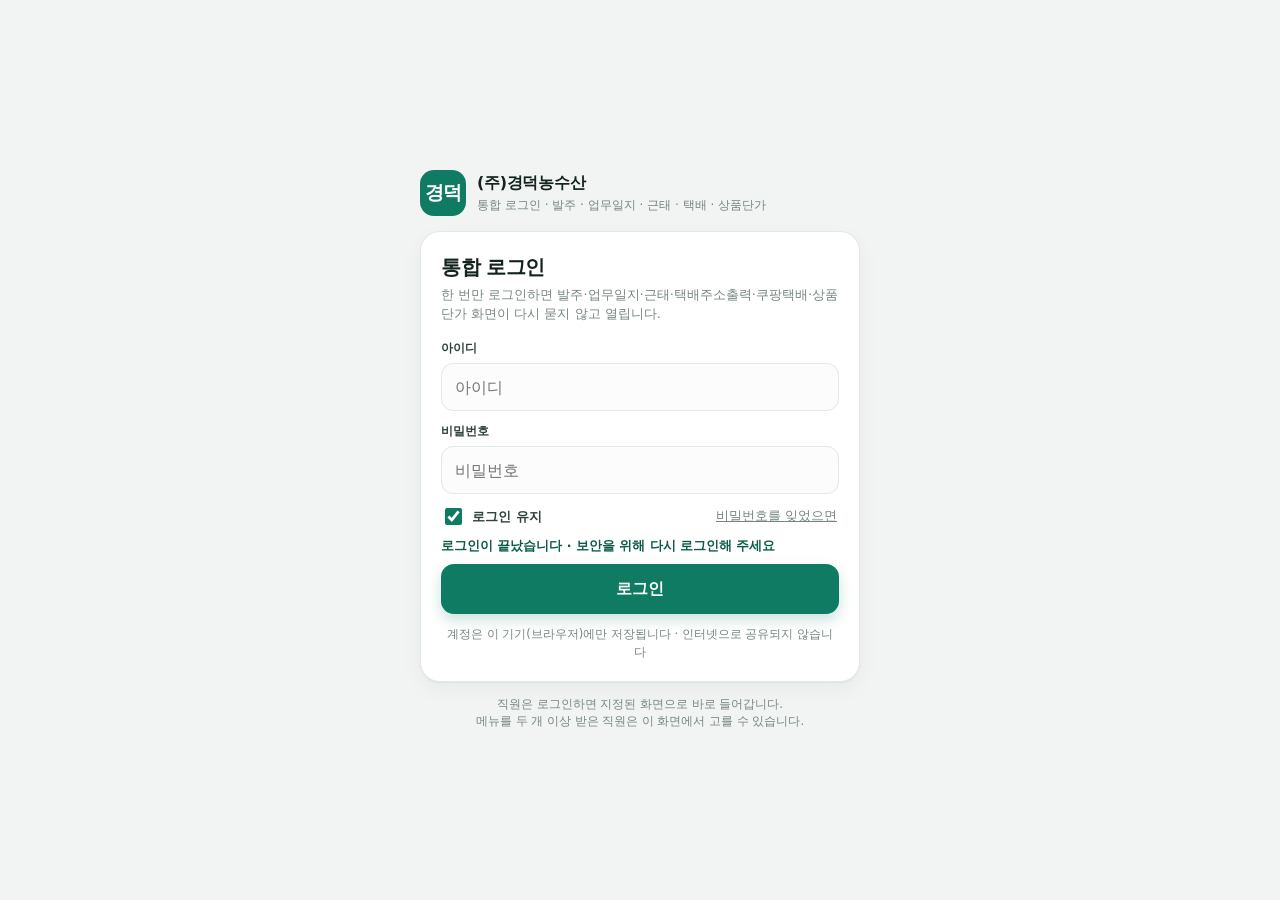
<file: price-manager/index.html>
<!doctype html>
<html lang="ko">
<head>
<meta charset="utf-8">
<meta name="viewport" content="width=device-width, initial-scale=1, viewport-fit=cover">
<meta name="robots" content="noindex, nofollow">
<meta name="theme-color" content="#0f7b63">
<meta name="format-detection" content="telephone=no">
<title>경덕농수산 · 상품단가표</title>
<link rel="icon" href="data:image/svg+xml,%3Csvg xmlns='http://www.w3.org/2000/svg' viewBox='0 0 64 64'%3E%3Crect width='64' height='64' rx='16' fill='%230f7b63'/%3E%3Ctext x='32' y='45' font-family='sans-serif' font-size='32' font-weight='700' text-anchor='middle' fill='white'%3E%E2%82%A9%3C/text%3E%3C/svg%3E">
<link rel="stylesheet" href="style.css">
</head>
<body data-view="boot">

<!-- ═══════════ 잠금 (단가표 열기) ═══════════ -->
<section id="gate">
  <div class="gatewrap">
    <div class="brand">
      <div class="bm">₩</div>
      <div class="brandtxt"><b>(주)경덕농수산</b><span>상품 단가표 · 가격비교</span></div>
      <div class="chip" id="gate-who" hidden><span class="av" id="gate-av">관</span><span class="nm" id="gate-nm">-</span></div>
    </div>
    <div class="authcard">
      <h1>단가표 열기</h1>
      <p class="lead">상품 단가 자료는 암호로 잠겨 있습니다.<br>단가표 비밀번호를 넣으면 바로 열립니다.</p>
      <div class="field">
        <label class="lbl" for="gate-pw">단가표 비밀번호</label>
        <input class="inp" id="gate-pw" type="password" autocomplete="off" enterkeyhint="go" placeholder="비밀번호">
      </div>
      <label class="keep"><input type="checkbox" id="gate-keep" checked> 이 기기에서는 다시 묻지 않기</label>
      <p class="authmsg" id="gate-msg" role="status" aria-live="polite"></p>
      <button class="authbtn" id="gate-go" type="button">열기</button>
      <p class="syncnote" id="gate-sync">단가 자료는 암호화되어 내려받습니다.</p>
      <p class="ssohint" id="gate-sso">통합 로그인으로 들어오면 단가표 비밀번호 없이 바로 열립니다.</p>
      <div class="gatesub">
        <button class="linkbtn" id="gate-xlsx" type="button">엑셀 단가표로 새로 시작</button>
        <a class="linkbtn" id="gate-portal" href="../">통합 로그인</a>
      </div>
    </div>
  </div>
</section>

<!-- ═══════════ 본문 ═══════════ -->
<div id="app" hidden>
<header class="top">
  <div class="brand sm">
    <div class="bm sm">₩</div>
    <div class="brandtxt"><b>상품 단가표</b><span id="top-sub">원물 · 품목 · 가격비교</span></div>
  </div>
  <div class="topr">
    <button class="chip syncchip" id="sync-chip" type="button" title="구글 시트 동기화"><span class="sdot" id="sync-dot"></span><span class="nm" id="sync-txt">동기화</span></button>
    <button class="chip" id="top-who" type="button" title="내 계정"><span class="av" id="top-av">관</span><span class="nm" id="top-nm">-</span></button>
    <button class="iconbtn" id="top-out" type="button" title="잠그기">🔒</button>
  </div>
</header>

<nav class="tabs" id="tabs">
  <button class="tab on" data-tab="mat"><span class="em">🧺</span><span>원물가격</span></button>
  <button class="tab" data-tab="all"><span class="em">📋</span><span>전체품목</span></button>
  <button class="tab" data-tab="cmp"><span class="em">⚖️</span><span>가격비교</span></button>
  <button class="tab" data-tab="set"><span class="em">⚙️</span><span>설정</span></button>
</nav>

<main>
  <!-- ───────── 원물가격 ───────── -->
  <section class="view" id="v-mat">
    <div class="toolbar">
      <div class="searchbox">
        <span class="mag">🔍</span>
        <input id="mat-q" type="search" autocomplete="off" placeholder="원물 이름 (예: 멸치, 김, 땅콩)">
        <button class="clr" id="mat-clr" type="button" hidden>✕</button>
      </div>
      <select class="selcat" id="mat-cat"><option value="">전체 구분</option></select>
    </div>
    <div class="statline" id="mat-stat"></div>
    <div class="mlist" id="mat-list"></div>
    <p class="more" id="mat-more" hidden>검색으로 원물을 좁혀 주세요</p>
  </section>

  <!-- ───────── 전체품목 ───────── -->
  <section class="view" id="v-all" hidden>
    <div class="toolbar">
      <select class="selch" id="all-ch"></select>
      <div class="searchbox">
        <span class="mag">🔍</span>
        <input id="all-q" type="search" autocomplete="off" placeholder="품명 · 바코드 · 구분">
        <button class="clr" id="all-clr" type="button" hidden>✕</button>
      </div>
    </div>
    <div class="statline" id="all-stat"></div>
    <div class="rowbtn">
      <button class="btn soft" id="all-export" type="button">⬇ 엑셀 받기</button>
      <button class="btn soft" id="all-import" type="button">⬆ 단가표 올리기</button>
    </div>
    <div class="tblhead" id="all-head"></div>
    <div class="plist" id="all-list"></div>
    <p class="more" id="all-more" hidden></p>
  </section>

  <!-- ───────── 가격비교 ───────── -->
  <section class="view" id="v-cmp" hidden>
    <div class="cmpbox">
      <div class="cmptop">
        <span class="lbl2">비교할 거래처</span>
        <div class="chips" id="cmp-ch"></div>
      </div>
      <div class="cmpopt">
        <div class="seg" id="cmp-basis">
          <button data-b="s" class="on">판매가 기준</button>
          <button data-b="q">납품가 기준</button>
        </div>
        <div class="cust" id="cmp-cust" hidden>
          <label>이율 <input id="cust-rate" type="number" step="0.01" value="1.35" inputmode="decimal"></label>
          <label>수수료% <input id="cust-fee" type="number" step="1" value="10" inputmode="numeric"></label>
        </div>
      </div>
    </div>

    <div class="addbox">
      <div class="searchbox">
        <span class="mag">🔍</span>
        <input id="cmp-q" type="search" autocomplete="off" placeholder="출고할 상품 검색 (품명)">
        <button class="clr" id="cmp-clr" type="button" hidden>✕</button>
      </div>
      <div class="sug" id="cmp-sug" hidden></div>
      <div class="rowbtn">
        <button class="btn soft" id="cmp-import" type="button">⬆ 단가표 올리기</button>
        <button class="btn soft" id="cmp-clear" type="button">비우기</button>
      </div>
    </div>

    <div class="sum" id="cmp-sum"></div>
    <div class="impnote" id="cmp-note" hidden></div>
    <div class="clist" id="cmp-list"></div>
    <div class="rowbtn" id="cmp-actions" hidden>
      <button class="btn primary" id="cmp-export" type="button">⬇ 비교 결과 엑셀</button>
    </div>
  </section>

  <!-- ───────── 설정 ───────── -->
  <section class="view" id="v-set" hidden>
    <div class="card">
      <h2>단가 자료</h2>
      <div class="kv"><span>품목</span><b id="set-items">-</b></div>
      <div class="kv"><span>원물</span><b id="set-bases">-</b></div>
      <div class="kv"><span>불러온 날</span><b id="set-built">-</b></div>
      <div class="kv"><span>자료</span><b id="set-src">암호화 단가표</b></div>
      <div class="kv"><span>저장</span><b id="set-save">-</b></div>
      <div class="rowbtn">
        <button class="btn soft" id="set-export" type="button">⬇ 전체 단가표 엑셀</button>
        <button class="btn soft" id="set-import" type="button">⬆ 새 단가표 엑셀 올리기</button>
      </div>
      <div class="rowbtn" id="set-baseoffwrap" hidden>
        <button class="btn soft" id="set-baseoff" type="button">↺ 원래 암호화 단가표로 되돌리기</button>
      </div>
      <p class="note">엑셀은 이 기기에 저장된 <b>수정된 단가</b> 기준으로 만듭니다.</p>
    </div>

    <div class="card" id="synccard">
      <h2>시트 동기화 <span class="tag gray" id="set-sync-badge">-</span></h2>
      <div class="kv"><span>상태</span><b id="set-sync-state">-</b></div>
      <div class="kv"><span>마지막</span><b id="set-sync-at">-</b></div>
      <div class="kv"><span>시트 버전</span><b id="set-sync-rev">-</b></div>
      <div class="rowbtn">
        <button class="btn soft" id="set-sync-now" type="button">🔄 지금 동기화</button>
        <button class="btn soft" id="set-sync-pull" type="button">⬇ 시트에서 새로 받기</button>
      </div>
      <div class="rowbtn" id="set-portal-wrapwrap" hidden>
        <button class="btn soft" id="set-portal-wrap" type="button">🔗 포털 한 번 로그인으로 열기 연결</button>
      </div>
      <p class="note" id="set-sync-note">바꾼 단가는 이 기기에서 <b>AES-256-GCM</b> 으로 잠가 구글 시트에 올리고, 다른 기기에서는 열 때 최신 것을 받아 합칩니다. 시트에는 암호문만 저장됩니다.</p>
    </div>

    <div class="card">
      <h2>바꾼 내역 <span class="tag gray" id="set-logcnt">0</span></h2>
      <div id="set-log" class="loglist"></div>
      <div class="rowbtn">
        <button class="btn soft" id="set-undo" type="button">↩ 마지막 변경 되돌리기</button>
        <button class="btn soft danger" id="set-reset" type="button">처음 단가로 되돌리기</button>
      </div>
    </div>

    <div class="card">
      <h2>보안</h2>
      <div class="rowbtn">
        <button class="btn soft" id="set-encurl2" type="button">🔐 암호화 파일 만들기</button>
        <button class="btn soft" id="set-lock" type="button">지금 잠그기</button>
      </div>
      <p class="note">암호화 파일은 지금 단가를 새 비밀번호로 잠근 <b>data.enc.json</b> 입니다. 이 파일을 GitHub에 올리면 모든 기기에 같은 단가가 열립니다.</p>
    </div>

    <div class="card">
      <h2>포털</h2>
      <div class="rowbtn">
        <a class="btn soft" href="../">🏠 통합 로그인으로</a>
        <a class="btn soft" href="../worklog-app/">📝 업무일지</a>
      </div>
      <p class="note">이 화면은 통합 로그인 계정과 같은 사람으로 표시됩니다.</p>
    </div>
    <p class="foot">상품 단가표 · 원물 단가를 바꾸면 중량별 품목 가격이 함께 바뀝니다.</p>
  </section>
</main>
</div>

<!-- ═══════════ 원물 상세 시트 ═══════════ -->
<div class="sheet" id="sheet" hidden aria-modal="true" role="dialog">
  <header class="shead">
    <button class="iconbtn" id="sh-back" type="button">←</button>
    <div class="stitle"><b id="sh-title">-</b><span id="sh-sub"></span></div>
    <button class="iconbtn" id="sh-add" type="button" title="품목 추가">＋</button>
  </header>
  <div class="sbody">
    <div class="applybox">
      <div class="aplabel">원물 매입원가 <span class="unit">(원/kg)</span></div>
      <div class="aprow">
        <button class="step" id="sh-minus" type="button">−</button>
        <input id="sh-kg" type="text" inputmode="numeric" autocomplete="off">
        <button class="step" id="sh-plus" type="button">＋</button>
      </div>
      <div class="quick" id="sh-quick">
        <button data-v="-1000" type="button">−1,000</button>
        <button data-v="-100" type="button">−100</button>
        <button data-v="100" type="button">+100</button>
        <button data-v="1000" type="button">+1,000</button>
      </div>
      <label class="chk" id="sh-keepwrap"><input type="checkbox" id="sh-keep"> 단가가 다른 품목(행사 등)은 그대로 두기</label>
      <button class="btn primary big" id="sh-apply" type="button">이 원물 가격 일괄 적용</button>
      <div class="chg" id="sh-chg"></div>
    </div>
    <div class="slisthead" id="sh-listhead"></div>
    <div class="ilist" id="sh-items"></div>
  </div>
</div>

<!-- ═══════════ 품목 편집 시트 ═══════════ -->
<div class="sheet" id="esheet" hidden aria-modal="true" role="dialog">
  <header class="shead">
    <button class="iconbtn" id="ed-back" type="button">←</button>
    <div class="stitle"><b id="ed-title">품목 수정</b><span id="ed-sub"></span></div>
    <button class="iconbtn" id="ed-del" type="button" title="삭제">🗑</button>
  </header>
  <div class="sbody">
    <div class="form2">
      <label>품명<input id="ed-nm" type="text"></label>
      <label>원물 이름<input id="ed-base" type="text"><span class="hint">같은 원물끼리 단가가 함께 바뀝니다</span></label>
      <div class="two">
        <label>매입원가(원/kg)<input id="ed-kg" type="text" inputmode="numeric" autocomplete="off"></label>
        <label>중량(kg)<input id="ed-wt" type="text" inputmode="decimal" autocomplete="off"></label>
      </div>
      <div class="two">
        <label>포장<select id="ed-pack"><option value="">없음</option><option value="케이스">케이스 500</option><option value="박스">박스 1000</option><option value="팩">팩 500</option></select></label>
        <label>이율<input id="ed-rate" type="text" inputmode="decimal" autocomplete="off"></label>
      </div>
      <label class="chk"><input type="checkbox" id="ed-auto"> 중량에 따라 이율 자동 (1kg↑1.30 · 0.5↑1.40 · 0.3↑1.45 · 0.1↑1.50 · 그 외 1.60)</label>
      <div class="two">
        <label>구분<input id="ed-cat" type="text"></label>
        <label>과/면세<input id="ed-tax" type="text"></label>
      </div>
      <label>규격<input id="ed-spec" type="text"></label>
      <label>바코드<input id="ed-bc" type="text" inputmode="numeric"></label>
      <label>비고<input id="ed-note" type="text"></label>
    </div>
    <div class="calcnow" id="ed-calc"></div>
    <button class="btn primary big" id="ed-save" type="button">저장</button>
  </div>
</div>

<div class="toast" id="toast" role="status" aria-live="polite"></div>
<div class="modal" id="modal" hidden><div class="mbox" id="mbox"></div></div>
<input type="file" id="filein" accept=".xlsx,.xls,.csv" hidden>

<script src="core.js"></script>
<script src="/sec.js"></script>
<script src="pm-import.js"></script>
<script src="sync.js"></script>
<script src="app.js"></script>
</body>
</html>
</file>
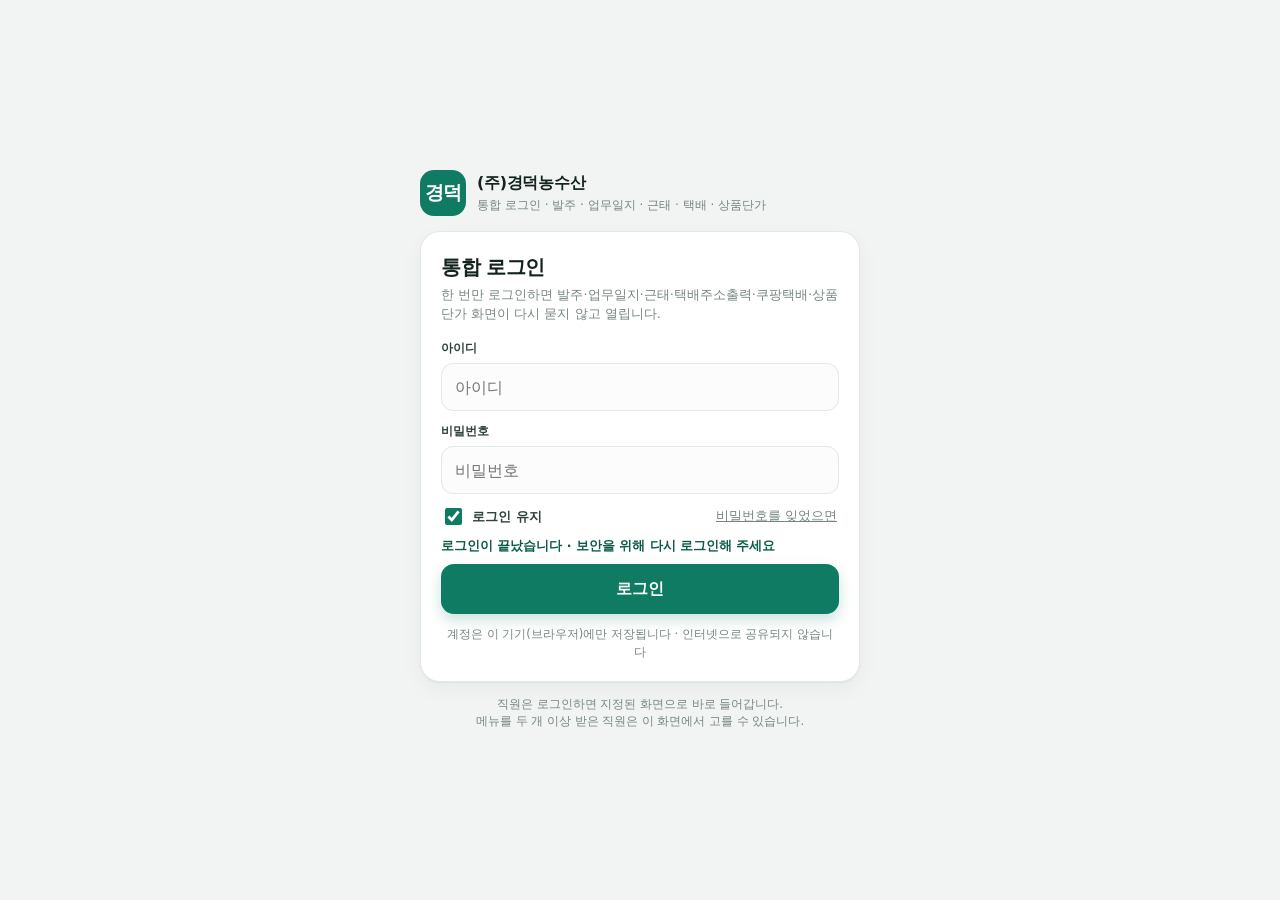
<file: production-log/index.html>
<!doctype html>
<html lang="ko">
<head>
<meta charset="utf-8">
<meta name="viewport" content="width=device-width, initial-scale=1, viewport-fit=cover">
<meta name="robots" content="noindex, nofollow">
<meta name="theme-color" content="#0f7b63">
<meta name="format-detection" content="telephone=no">
<title>경덕농수산 · 생산일지</title>
<link rel="icon" href="data:image/svg+xml,%3Csvg xmlns='http://www.w3.org/2000/svg' viewBox='0 0 64 64'%3E%3Crect width='64' height='64' rx='16' fill='%230f7b63'/%3E%3Ctext x='32' y='44' font-family='sans-serif' font-size='30' font-weight='700' text-anchor='middle' fill='white'%3E%EC%9D%BC%3C/text%3E%3C/svg%3E">
<link rel="stylesheet" href="style.css">
<style>
  .log{background:#fff;border:1px solid var(--line);border-radius:14px;box-shadow:var(--shadow);padding:12px;margin-bottom:9px}
  .log:active{background:#f7faf8}
  .log .top{display:flex;align-items:center;gap:8px}
  .log .top b{font-size:15px;letter-spacing:-.3px}
  .log .meta{font-size:12px;color:var(--muted);margin-top:4px;display:flex;gap:8px;flex-wrap:wrap}
  .log .rows{font-size:12.5px;color:var(--ink2);margin-top:6px;line-height:1.5;overflow:hidden;text-overflow:ellipsis;display:-webkit-box;-webkit-line-clamp:2;-webkit-box-orient:vertical}
  .filters{display:flex;gap:7px;align-items:center;margin-bottom:11px;flex-wrap:wrap}
  .filters .inp{height:40px;flex:1;min-width:120px;background:#fff;border-radius:11px}
  .tblwrap{overflow-x:auto;border:1px solid var(--line);border-radius:12px;background:#fff}
  table.rows{border-collapse:collapse;width:100%;min-width:720px;font-size:13px}
  table.rows th{background:#f3f6f4;font-size:11.5px;color:var(--ink2);font-weight:800;padding:7px 4px;border-bottom:1px solid var(--line);white-space:nowrap}
  table.rows td{border-bottom:1px solid var(--line2);padding:4px;vertical-align:middle}
  table.rows tr:last-child td{border-bottom:0}
  table.rows td.no{text-align:center;color:var(--muted);font-size:12px;width:34px}
  table.rows input{width:100%;height:36px;border:1px solid transparent;background:transparent;border-radius:7px;padding:0 6px;font-size:13px;outline:none}
  table.rows input:focus{border-color:var(--brand-line);background:#fff}
  table.rows .name{min-width:190px}
  table.rows .name .nm{display:flex;gap:4px;align-items:center}
  table.rows .name .nm button{border:1px solid var(--brand-line);background:var(--brand-soft);color:var(--brand-dark);border-radius:8px;height:30px;padding:0 8px;font-size:11.5px;font-weight:800;white-space:nowrap}
  table.rows .thumb{width:26px;height:26px;border-radius:6px;object-fit:cover;border:1px solid var(--line);flex:0 0 auto}
  table.rows td.del{width:30px;text-align:center}
  table.rows td.del button{border:0;background:transparent;color:var(--muted);font-size:16px}
  .appr{display:grid;grid-template-columns:repeat(3,1fr);gap:6px;margin:8px 0 0}
  .appr .box{border:1px solid var(--line);border-radius:10px;padding:7px 6px;text-align:center;background:#fff}
  .appr .box .t{font-size:11.5px;font-weight:800;color:var(--ink2)}
  .appr .box .s{font-size:11px;color:var(--muted);margin-top:3px;min-height:15px}
  .appr .box.ok{border-color:var(--brand-line);background:var(--brand-soft)}
  .appr .box.no{border-color:#f0c9c5;background:var(--danger-soft)}
  .appr .box.wait{border-color:var(--warn-line);background:var(--warn-soft)}
  .apprbox{display:grid;grid-template-columns:repeat(3,1fr);border:1px solid #333;border-collapse:collapse;margin:0 0 8px}
  .apprbox div{border:1px solid #333;padding:5px;text-align:center;font-size:11px}
  .apprbox .h{background:#f2f2f2;font-weight:800}
  .apprbox .sig{height:34px;font-size:11px;display:grid;place-items:center}
  .pickrow{display:flex;gap:8px;align-items:center;padding:9px 4px;border-bottom:1px solid var(--line2)}
  .pickrow b{font-size:14px}
  .pickrow span{font-size:11.5px;color:var(--muted);display:block}
  .pickrow .go{margin-left:auto;border:1px solid var(--brand-line);background:var(--brand-soft);color:var(--brand-dark);border-radius:9px;height:32px;padding:0 11px;font-size:12px;font-weight:800;white-space:nowrap}
  .cam{width:100%;border-radius:12px;background:#000;margin-bottom:8px;max-height:44vh;object-fit:cover}
  /* ── 인쇄 (A4 세로) ── */
  #print-area{display:none}
  .pdoc{font-family:"Malgun Gothic","Apple SD Gothic Neo",sans-serif;color:#000;background:#fff}
  .pdoc .head{display:flex;align-items:flex-end;gap:10px;margin-bottom:6px}
  .pdoc .title{flex:1;text-align:center;font-size:26pt;font-weight:800;letter-spacing:14px;padding-left:14px}
  .pdoc table.appr{border-collapse:collapse;margin:0}
  .pdoc table.appr td{border:1px solid #000;font-size:9pt;text-align:center;padding:2px 6px;height:19px;min-width:52px}
  .pdoc table.appr td.h{background:#f4f4f4;font-weight:800}
  .pdoc .date{font-size:12pt;margin:4px 0 6px}
  .pdoc table.main{width:100%;border-collapse:collapse;table-layout:fixed}
  .pdoc table.main th,.pdoc table.main td{border:1px solid #000;font-size:10pt;padding:3px 2px;height:24px;text-align:center;word-break:break-all}
  .pdoc table.main th{background:#f4f4f4;font-weight:800}
  .pdoc .foot{text-align:center;font-weight:800;font-size:13pt;letter-spacing:6px;margin-top:6px}
  @media print{
    @page{size:A4 portrait;margin:12mm}
    body{background:#fff}
    body>*{display:none !important}
    #print-area{display:block !important}
  }
</style>
</head>
<body>

<header class="topbar">
  <div class="in">
    <button class="tb-back" id="btn-portal" type="button">‹ 포털</button>
    <span class="tb-title">생산일지</span>
    <span class="tb-sp"></span>
    <button class="tb-back" id="btn-set" type="button" aria-label="설정" title="설정">⚙</button>
    <button class="chip sync" id="sync-chip" type="button">☁️ 준비 중</button>
    <span class="chip user" id="who-chip" hidden>-</span>
  </div>
</header>

<section id="gate-nosession" class="gate" hidden>
  <div class="em">🔐</div>
  <h1>포털에서 로그인해 주세요</h1>
  <p>생산일지는 경덕통합포털 계정으로 열립니다.<br>포털에서 한 번 로그인하면 다시 비밀번호를 묻지 않습니다.</p>
  <button class="btn" id="btn-gate-portal" type="button">통합포털로 가기</button>
</section>

<section id="gate-lock" class="gate" hidden>
  <div class="em">🔒</div>
  <h1>자료 비밀번호</h1>
  <p>원물·생산일지 자료 비밀번호를 넣으면 이 기기에도 열립니다.<br>(원물 정보 앱 <b>설정 → 자료 비밀번호 보기</b>에서 확인)</p>
  <input class="inp" id="lock-pw" type="password" autocomplete="off" placeholder="자료 비밀번호">
  <p class="note" id="lock-msg" style="min-height:18px"></p>
  <button class="btn" id="btn-lock" type="button">열기</button>
</section>

<section id="gate-new" class="gate" hidden>
  <div class="em">🌱</div>
  <h1>처음 시작합니다</h1>
  <p>이 기기에서 생산일지 자료를 새로 만들어 구글 시트에 암호화해 올립니다.<br>자료 비밀번호는 자동으로 만들어집니다.</p>
  <button class="btn" id="btn-new" type="button">새로 시작</button>
  <p class="note" id="new-pw-note"></p>
</section>

<main id="app" hidden>
  <div class="row" style="margin-bottom:11px">
    <button class="btn" id="btn-new-log" type="button">＋ 생산일지 쓰기</button>
    <button class="btn soft" id="btn-inbox" type="button">결재함 <span class="badge red" id="inbox-badge" hidden>0</span></button>
  </div>
  <div class="filters">
    <input class="inp" id="f-from" type="date">
    <span class="mini">~</span>
    <input class="inp" id="f-to" type="date">
    <select class="inp" id="f-status" style="max-width:130px;flex:0 0 auto">
      <option value="">전체 상태</option>
      <option value="draft">작성중</option>
      <option value="chief">부장 대기</option>
      <option value="ceo">대표 대기</option>
      <option value="done">승인완료</option>
      <option value="reject">반려</option>
    </select>
  </div>
  <p class="mini" id="count-line" style="margin:0 0 9px 2px">-</p>
  <div id="log-list"></div>
  <div class="empty" id="list-empty" hidden>해당 기간의 생산일지가 없습니다.<br>＋ 생산일지 쓰기로 오늘 일지를 적어 보세요.</div>
</main>

<!-- 작성/보기 -->
<div class="mask" id="modal-edit" hidden>
  <div class="sheet" style="max-width:860px">
    <div class="sheet-head">
      <b id="e-title">생산일지</b><span class="sp"></span>
      <button class="btn sm gray" id="e-close" type="button">닫기</button>
    </div>
    <div class="sheet-body">
      <div class="card" style="margin:0 0 10px;padding:12px">
        <div class="grid2">
          <div class="field" style="margin:0"><label class="lbl" for="e-date">날짜</label>
            <input class="inp" id="e-date" type="date"></div>
          <div class="field" style="margin:0"><label class="lbl">작성자</label>
            <input class="inp" id="e-writer" type="text" disabled></div>
        </div>
        <div class="appr" id="appr-line"></div>
        <p class="note" id="e-status-note"></p>
      </div>

      <div class="row" style="margin-bottom:9px">
        <button class="btn soft sm" id="btn-add-item" type="button" style="flex:1">＋ 품목 추가</button>
        <button class="btn gray sm" id="btn-add-free" type="button" style="flex:0 0 96px">직접 입력</button>
      </div>

      <div class="tblwrap">
        <table class="rows">
          <thead><tr>
            <th>NO</th><th>제품명</th><th style="width:110px">원산지</th><th style="width:100px">유통기한</th>
            <th style="width:92px">작업시간</th><th style="width:78px">중량</th><th style="width:70px">수량</th><th></th>
          </tr></thead>
          <tbody id="rows-body"></tbody>
        </table>
      </div>
      <p class="note">품목을 고르면 원물 정보의 최신 <b>원산지·유통기한</b>이 자동으로 들어갑니다. 칸에서 직접 고칠 수도 있습니다.</p>

      <div class="field" style="margin-top:10px"><label class="lbl" for="e-memo">비고</label>
        <textarea class="inp" id="e-memo" placeholder="특이사항"></textarea></div>
    </div>
    <div class="sheet-foot" id="e-foot"></div>
  </div>
</div>

<!-- 품목 고르기 -->
<div class="mask" id="modal-pick" hidden>
  <div class="sheet" style="max-width:700px">
    <div class="sheet-head"><b>품목 고르기</b><span class="sp"></span>
      <button class="btn sm gray" id="p-close" type="button">닫기</button></div>
    <div class="sheet-body">
      <div class="tabs" id="pick-tabs">
        <button type="button" data-tab="search" class="on">🔍 검색</button>
        <button type="button" data-tab="code">📷 바코드</button>
        <button type="button" data-tab="photo">📸 사진</button>
      </div>
      <div id="tab-search">
        <input class="inp" id="p-q" type="search" placeholder="품목명·별칭·초성 (예: ㅈㅊㅍ)" style="margin-bottom:9px">
        <div id="p-list"></div>
      </div>
      <div id="tab-code" hidden>
        <div class="row" style="margin-bottom:9px">
          <input class="inp" id="p-code" type="text" inputmode="numeric" placeholder="바코드 숫자" style="flex:1">
          <button class="btn" id="p-code-go" type="button" style="flex:0 0 84px">찾기</button>
        </div>
        <div class="row" style="margin-bottom:9px">
          <button class="btn soft" id="p-scan" type="button">카메라로 스캔</button>
          <button class="btn gray" id="p-scan-stop" type="button">스캔 끄기</button>
        </div>
        <video class="cam" id="p-video" playsinline muted hidden></video>
        <p class="note" id="p-code-msg">카메라 스캔은 바코드가 화면에 크게 보이게 대 주세요. 스캔이 안 되면 바코드 숫자를 직접 넣으세요.</p>
        <div id="p-code-list"></div>
      </div>
      <div id="tab-photo" hidden>
        <button class="btn soft block" id="p-photo" type="button">📷 라벨·제품 사진 찍기 / 올리기</button>
        <input id="p-file" type="file" accept="image/*" capture="environment" hidden>
        <p class="note" id="p-photo-msg">사진으로 품목을 판별합니다. AI 키가 없으면 사진과 이름이 비슷한 후보를 보여 줍니다.</p>
        <div id="p-photo-list"></div>
      </div>
    </div>
  </div>
</div>

<!-- 결재 -->
<div class="mask center" id="modal-approve" hidden>
  <div class="sheet" style="max-width:520px;border-radius:16px">
    <div class="sheet-head"><b>전자결재</b><span class="sp"></span>
      <button class="btn sm gray" id="a-close" type="button">닫기</button></div>
    <div class="sheet-body" id="a-body"></div>
    <div class="sheet-foot" id="a-foot"></div>
  </div>
</div>

<!-- 설정 -->
<div class="mask" id="modal-set" hidden>
  <div class="sheet">
    <div class="sheet-head"><b>설정</b><span class="sp"></span>
      <button class="btn sm gray" id="set-close" type="button">닫기</button></div>
    <div class="sheet-body">
      <div class="card" style="margin:0 0 10px">
        <h2>☁️ 구글 시트 동기화</h2>
        <p class="sub">생산일지·결재 상태는 암호화해 시트에 오갑니다. 부장·대표가 다른 기기에서 결재해도 상태가 맞춰집니다.</p>
        <div class="row"><button class="btn soft" id="set-sync" type="button">지금 동기화</button>
          <button class="btn gray" id="set-pull" type="button">시트에서 새로 받기</button></div>
      </div>
      <div class="card" style="margin:0 0 10px">
        <h2>🔑 자료 비밀번호</h2>
        <p class="sub">다른 기기에서 처음 열 때 한 번 필요합니다.</p>
        <div class="row"><button class="btn soft" id="set-pw" type="button">비밀번호 보기</button>
          <button class="btn gray" id="set-pw-copy" type="button">복사</button></div>
        <p class="note" id="set-pw-out"></p>
      </div>
      <div class="card" style="margin:0">
        <h2>🤖 사진 판별 (AI)</h2>
        <p class="sub">Gemini API 키를 넣으면 라벨 사진으로 품목을 판별합니다. 원물 정보 앱과 같은 키를 씁니다.</p>
        <input class="inp" id="set-ai" type="password" autocomplete="off" placeholder="AIza..." style="margin-bottom:8px">
        <div class="row"><button class="btn soft" id="set-ai-save" type="button">저장</button>
          <button class="btn gray" id="set-ai-clear" type="button">지우기</button></div>
      </div>
    </div>
  </div>
</div>

<div id="print-area"></div>
<div id="toast" class="toast"></div>

<script src="/sec.js"></script>
<script src="kdrm.js"></script>
<script src="app.js"></script>
</body>
</html>
</file>
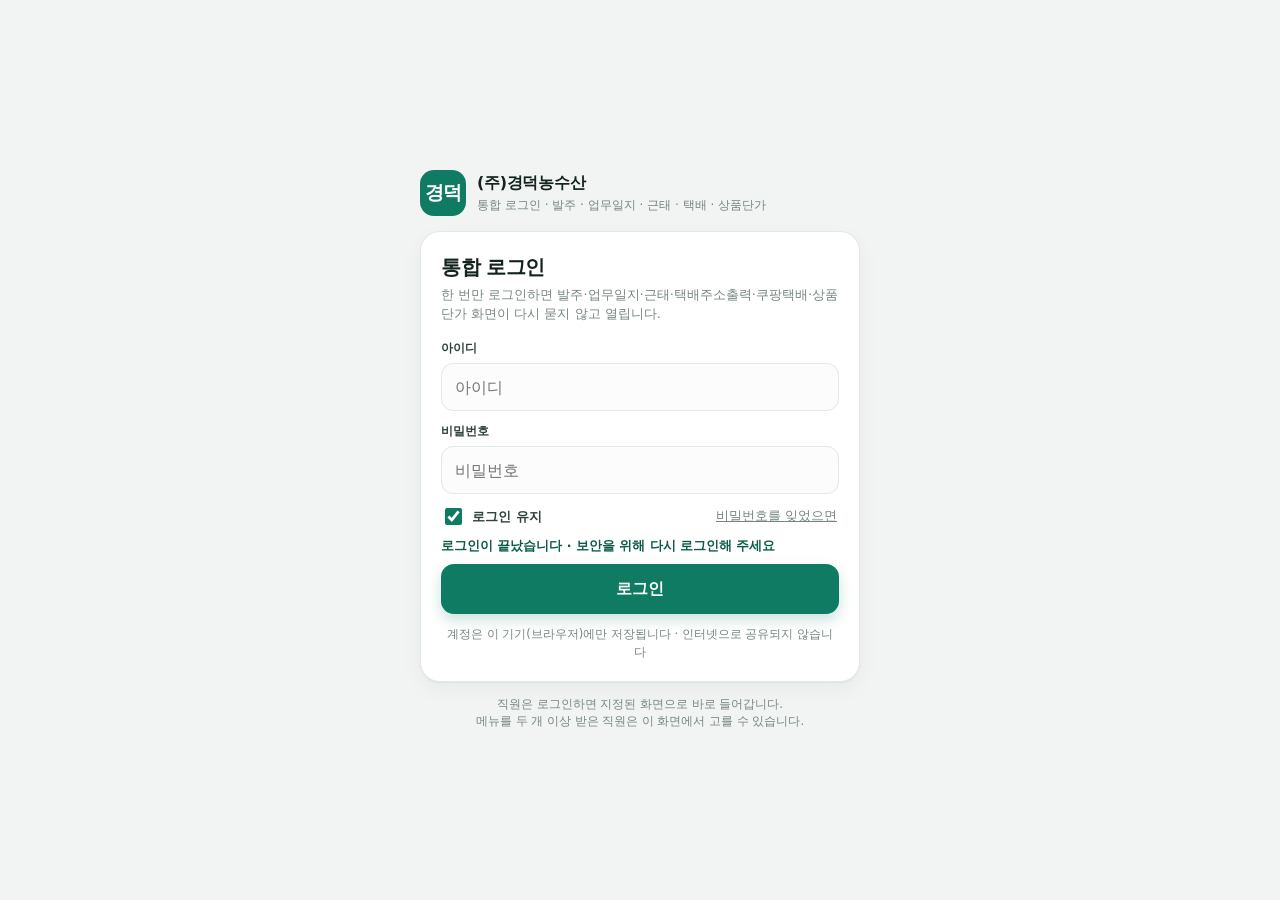
<file: raw-material/index.html>
<!doctype html>
<html lang="ko">
<head>
<meta charset="utf-8">
<meta name="viewport" content="width=device-width, initial-scale=1, viewport-fit=cover">
<meta name="robots" content="noindex, nofollow">
<meta name="theme-color" content="#0f7b63">
<meta name="format-detection" content="telephone=no">
<title>경덕농수산 · 원물 정보</title>
<link rel="icon" href="data:image/svg+xml,%3Csvg xmlns='http://www.w3.org/2000/svg' viewBox='0 0 64 64'%3E%3Crect width='64' height='64' rx='16' fill='%230f7b63'/%3E%3Ctext x='32' y='44' font-family='sans-serif' font-size='30' font-weight='700' text-anchor='middle' fill='white'%3E%EC%9B%90%3C/text%3E%3C/svg%3E">
<link rel="stylesheet" href="style.css">
<style>
  .zoom{position:fixed;inset:0;background:#0a120e;z-index:80;display:flex;flex-direction:column}
  .zoom .zh{display:flex;align-items:center;gap:8px;padding:10px 12px;color:#fff;background:rgba(0,0,0,.4)}
  .zoom .zh b{font-size:13px;font-weight:700;flex:1;min-width:0;overflow:hidden;text-overflow:ellipsis;white-space:nowrap}
  .zoom .zh button{background:rgba(255,255,255,.14);border:0;color:#fff;border-radius:9px;height:34px;padding:0 12px;font-size:13px;font-weight:800}
  .zoom .zbody{flex:1;display:grid;place-items:center;overflow:auto;padding:6px}
  .zoom img{max-width:100%;max-height:100%;object-fit:contain}
  .picked{border:2px solid var(--brand);border-radius:14px;padding:10px;margin-bottom:10px;background:var(--brand-soft)}
  .picked b{font-size:15px}
  .picked span{display:block;font-size:12px;color:var(--ink2);margin-top:2px}
  .tags{display:flex;flex-wrap:wrap;gap:6px;margin-top:7px}
  .tag{font-size:11.5px;font-weight:700;color:var(--ink2);background:#fff;border:1px solid var(--line);border-radius:999px;padding:3px 9px}
  .ntable{width:100%;border-collapse:collapse;font-size:12px;background:#fff}
  .ntable th,.ntable td{border:1px solid #cfd8d3;padding:4px 5px;text-align:center}
  .ntable th{background:#f3f6f4;font-weight:800;color:var(--ink2);font-size:11.5px}
  .ntable td.nm{text-align:left;font-weight:700}
  .nrow{display:grid;grid-template-columns:1.25fr .8fr .8fr;gap:6px;margin-bottom:6px;align-items:center}
  .nrow .nm{font-size:12.5px;font-weight:800;color:var(--ink2)}
  .nrow .inp{height:38px;font-size:14px}
  /* ── 라벨 미리보기 · 인쇄 ── */
  .label-box{background:#fdf9ec;border:1px solid #d9cfae;padding:10px;font-family:"Malgun Gothic","Apple SD Gothic Neo",sans-serif;color:#111}
  .label-box table{width:100%;border-collapse:collapse;font-size:11.5px}
  .label-box td{border:1px solid #6b6b57;padding:3px 5px;vertical-align:middle}
  .label-box .lb-report{text-align:right;border:0;padding:0 0 4px;font-size:11px}
  .label-box .lb-name{text-align:center;font-size:22px;font-weight:800;letter-spacing:8px;padding:6px 4px}
  .label-box .lb-k{width:20%;background:#eef3fb;font-weight:800;text-align:center;white-space:nowrap}
  .label-box .lb-c{text-align:center}
  .label-box .lb-maker{text-align:center;font-size:15px;font-weight:800;letter-spacing:6px}
  .label-box .lb-note{text-align:center;font-size:10.5px}
  #print-area{display:none}
  @media print{
    @page{size:A4 portrait;margin:10mm}
    body{background:#fff}
    body>*{display:none !important}
    #print-area{display:block !important}
    #print-area .label-box{border:0;padding:0;background:#fff;page-break-inside:avoid}
    #print-area .label-box table{font-size:11pt}
  }
</style>
</head>
<body>

<header class="topbar">
  <div class="in">
    <button class="tb-back" id="btn-portal" type="button">‹ 포털</button>
    <span class="tb-title">원물 정보</span>
    <span class="tb-sp"></span>
    <button class="tb-back" id="btn-set" type="button" aria-label="설정" title="설정">⚙</button>
    <button class="chip sync" id="sync-chip" type="button">☁️ 준비 중</button>
    <span class="chip user" id="who-chip" hidden>-</span>
  </div>
</header>

<!-- 포털 로그인 안내 -->
<section id="gate-nosession" class="gate" hidden>
  <div class="em">🔐</div>
  <h1>포털에서 로그인해 주세요</h1>
  <p>원물 정보와 생산일지는 경덕통합포털 계정으로 열립니다.<br>포털에서 한 번 로그인하면 다시 비밀번호를 묻지 않습니다.</p>
  <button class="btn" id="btn-gate-portal" type="button">통합포털로 가기</button>
</section>

<!-- 잠금: 다른 기기에서 만든 자료 비밀번호 -->
<section id="gate-lock" class="gate" hidden>
  <div class="em">🔒</div>
  <h1>자료 비밀번호</h1>
  <p>다른 기기에서 시작한 자료입니다. 원물·생산일지 자료 비밀번호를 넣으면 이 기기에도 열립니다.<br>
     (처음 시작한 기기의 <b>설정 → 자료 비밀번호 보기</b>에서 확인할 수 있습니다.)</p>
  <input class="inp" id="lock-pw" type="password" autocomplete="off" placeholder="자료 비밀번호">
  <p class="note" id="lock-msg" style="min-height:18px"></p>
  <button class="btn" id="btn-lock" type="button">열기</button>
</section>

<!-- 처음 시작 -->
<section id="gate-new" class="gate" hidden>
  <div class="em">🌱</div>
  <h1>처음 시작합니다</h1>
  <p>이 기기에서 원물·생산일지 자료를 새로 만들고 구글 시트에 암호화해 올립니다.<br>
     자료 비밀번호는 자동으로 만들어지며, 직원이 다른 기기에서 열 때 필요합니다.</p>
  <button class="btn" id="btn-new" type="button">새로 시작</button>
  <p class="note" id="new-pw-note"></p>
</section>

<main id="app" hidden>
  <div class="searchbar">
    <input class="inp" id="q" type="search" placeholder="품목명·별칭·바코드·초성 검색 (예: ㅈㅊㅍ)" autocomplete="off">
    <button class="btn" id="btn-new-item" type="button" style="min-width:96px">＋ 새 원물</button>
  </div>
  <div class="filters" id="filters"></div>
  <p class="mini" id="count-line" style="margin:0 0 9px 2px">-</p>
  <div class="list" id="list"></div>
  <div class="empty" id="list-empty" hidden>등록된 원물이 없습니다.<br>＋ 새 원물로 첫 품목을 등록해 보세요.</div>
</main>

<!-- 품목 상세(보기) -->
<div class="mask" id="modal-view" hidden>
  <div class="sheet">
    <div class="sheet-head">
      <b id="v-name">품목</b><span class="sp"></span>
      <button class="btn sm gray" id="v-close" type="button">닫기</button>
    </div>
    <div class="sheet-body" id="v-body"></div>
    <div class="sheet-foot">
      <button class="btn soft" id="v-label" type="button">표시사항 라벨</button>
      <button class="btn" id="v-edit" type="button">수정</button>
    </div>
  </div>
</div>

<!-- 품목 편집 -->
<div class="mask" id="modal-edit" hidden>
  <div class="sheet">
    <div class="sheet-head">
      <b id="e-title">새 원물</b><span class="sp"></span>
      <button class="btn sm gray" id="e-close" type="button">취소</button>
    </div>
    <div class="sheet-body">
      <div class="card" style="margin:0 0 10px">
        <div class="sec-title" style="margin-top:0">기본</div>
        <div class="field"><label class="lbl" for="f-name">품목명 <span class="req">*</span></label>
          <input class="inp" id="f-name" type="text" placeholder="품목명"></div>
        <div class="field"><label class="lbl" for="f-aliases">별칭 · 검색어</label>
          <input class="inp" id="f-aliases" type="text" placeholder="쉼표로 구분 (예: 별칭1, 별칭2)"></div>
        <div class="field"><label class="lbl" for="f-cat">분류</label>
          <select class="inp" id="f-cat">
            <option value="건어물">건어물</option><option value="수산물">수산물</option>
            <option value="해조류">해조류</option><option value="견과류">견과류</option>
            <option value="농산물">농산물</option><option value="공산품">공산품</option>
            <option value="기타">기타</option>
          </select></div>
        <div class="grid2">
          <div class="field"><label class="lbl" for="f-barcode">바코드</label>
            <input class="inp" id="f-barcode" type="text" inputmode="numeric" placeholder="숫자"></div>
          <div class="field"><label class="lbl" for="f-report">품목보고번호</label>
            <input class="inp" id="f-report" type="text" placeholder="숫자-숫자"></div>
        </div>
        <div class="grid2">
          <div class="field"><label class="lbl" for="f-type">류별 · 식품유형</label>
            <input class="inp" id="f-type" type="text" placeholder="예: 건어포"></div>
          <div class="field"><label class="lbl" for="f-origin">원료 · 원산지</label>
            <input class="inp" id="f-origin" type="text" placeholder="예: 국산 / 국내(러시아)"></div>
        </div>
      </div>

      <div class="card" style="margin:0 0 10px">
        <div class="sec-title" style="margin-top:0">원료 · 표시 문구</div>
        <div class="field"><label class="lbl" for="f-ingredients">원료명 및 함량</label>
          <textarea class="inp" id="f-ingredients" placeholder="예: 원료(원산지)92.5%, 설탕3.5% …"></textarea></div>
        <div class="field"><label class="lbl" for="f-allergen">알레르기 유발물질 표기 (선택)</label>
          <input class="inp" id="f-allergen" type="text" placeholder="예: 대두 함유"></div>
        <div class="field"><label class="lbl" for="f-storage">보관방법</label>
          <input class="inp" id="f-storage" type="text" placeholder="예: 직사광선을 피하고 저온에 보관하십시오."></div>
        <div class="field"><label class="lbl" for="f-return">반품 · 교환 안내</label>
          <input class="inp" id="f-return" type="text" placeholder="예: 유통과정 중 변질된 제품은 구입처나 본사에서 교환해 드립니다."></div>
        <div class="field"><label class="lbl" for="f-notice">부정·불량식품 신고 안내</label>
          <input class="inp" id="f-notice" type="text" placeholder="예: 부정·불량식품 신고는 국번없이 1399"></div>
      </div>

      <div class="card" style="margin:0 0 10px">
        <div class="sec-title" style="margin-top:0">제조원</div>
        <div class="field"><label class="lbl" for="f-maker">제조원 · 업소명</label>
          <input class="inp" id="f-maker" type="text" placeholder="제조원·업소명"></div>
        <div class="field"><label class="lbl" for="f-addr">소재지 · 주소</label>
          <input class="inp" id="f-addr" type="text" placeholder="예: ○○시 ○○길 00"></div>
        <div class="grid3">
          <div class="field"><label class="lbl" for="f-tel">TEL</label>
            <input class="inp" id="f-tel" type="tel" placeholder="전화번호"></div>
          <div class="field"><label class="lbl" for="f-fax">FAX</label>
            <input class="inp" id="f-fax" type="text" placeholder="팩스"></div>
          <div class="field"><label class="lbl" for="f-place">제조가공지</label>
            <input class="inp" id="f-place" type="text" placeholder="예: ○○시"></div>
        </div>
      </div>

      <div class="card" style="margin:0 0 10px">
        <div class="sec-title" style="margin-top:0">규격 · 유통기한</div>
        <div class="grid2">
          <div class="field"><label class="lbl" for="f-weight">중량 · 내용량</label>
            <input class="inp" id="f-weight" type="text" placeholder="예: 1kg / 500g"></div>
          <div class="field"><label class="lbl" for="f-madedate">제조년월일</label>
            <input class="inp" id="f-madedate" type="date"></div>
        </div>
        <div class="field"><label class="lbl">유통기한 · 소비기한</label>
          <div class="tabs" id="exp-tabs" style="margin-bottom:8px">
            <button type="button" data-exp="term" class="on">제조일로부터</button>
            <button type="button" data-exp="date">날짜 직접</button>
          </div>
          <div id="exp-term" class="grid2">
            <input class="inp" id="f-expnum" type="number" min="0" step="1" placeholder="예: 1">
            <select class="inp" id="f-expunit"><option value="year">년</option><option value="month">개월</option><option value="day">일</option></select>
          </div>
          <div id="exp-date" class="grid2" hidden>
            <input class="inp" id="f-expdate" type="date">
            <div></div>
          </div>
          <p class="note" id="exp-calc">제조년월일을 넣으면 유통기한이 자동으로 계산됩니다.</p>
        </div>
        <div class="field"><label class="lbl" for="f-expvar">규격별 소비기한 (한 줄에 하나)</label>
          <textarea class="inp" id="f-expvar" placeholder="예: M 2028-05-29&#10;2L 2028-04-28&#10;3L 2027-07-05"></textarea>
          <p class="note">규격마다 소비기한이 다를 때 적어 두면 목록·생산일지 품목 고르기에 함께 보입니다.</p></div>
      </div>

      <div class="card" style="margin:0 0 10px">
        <div class="sec-title" style="margin-top:0">영양정보</div>
        <div class="grid2">
          <div class="field"><label class="lbl" for="n-total">총내용량</label>
            <input class="inp" id="n-total" type="text" placeholder="예: 20kg"></div>
          <div class="field"><label class="lbl" for="n-basis">영양성분 기준</label>
            <input class="inp" id="n-basis" type="text" placeholder="예: 100g당"></div>
        </div>
        <div class="field"><label class="lbl" for="n-kcal">열량 (kcal)</label>
          <input class="inp" id="n-kcal" type="text" inputmode="decimal" placeholder="예: 343"></div>
        <div id="nut-rows"></div>
        <div class="field" style="margin-top:8px"><label class="lbl" for="n-note">영양정보 안내 문구</label>
          <textarea class="inp" id="n-note" placeholder="1일 영양성분 기준치에 대한 비율(%)은 2,000kcal 기준이므로 개인의 필요 열량에 따라 다를 수 있습니다."></textarea></div>
      </div>

      <div class="card" style="margin:0 0 10px">
        <div class="sec-title" style="margin-top:0">사진 (박스 라벨 · 원물)</div>
        <div class="photos" id="photo-grid">
          <button class="padd" id="photo-add" type="button"><span class="pl">＋</span>사진</button>
        </div>
        <input id="photo-file" type="file" accept="image/*" multiple hidden>
        <p class="note">라벨·원물 사진을 여러 장 담을 수 있습니다. 사진은 이 기기에서 줄여 암호화해 저장합니다.</p>
        <button class="btn soft sm" id="btn-ai" type="button" style="margin-top:8px">🤖 라벨 사진으로 자동 채우기 (AI)</button>
      </div>

      <div class="card" style="margin:0">
        <div class="sec-title" style="margin-top:0">메모</div>
        <textarea class="inp" id="f-memo" placeholder="거래처·포장 단위 등 자유 메모"></textarea>
      </div>
    </div>
    <div class="sheet-foot">
      <button class="btn gray" id="e-del" type="button" style="flex:0 0 84px">삭제</button>
      <button class="btn" id="e-save" type="button">저장</button>
    </div>
  </div>
</div>

<!-- 표시사항 라벨 -->
<div class="mask center" id="modal-label" hidden>
  <div class="sheet" style="max-width:720px;border-radius:16px;max-height:94vh">
    <div class="sheet-head">
      <b>표시사항 라벨</b><span class="sp"></span>
      <button class="btn sm gray" id="lbl-close" type="button">닫기</button>
    </div>
    <div class="sheet-body" id="label-body"></div>
    <div class="sheet-foot">
      <button class="btn gray" id="lbl-copy" type="button">전체 복사</button>
      <button class="btn" id="lbl-print" type="button">라벨 인쇄</button>
    </div>
  </div>
</div>

<!-- 사진 크게 보기 -->
<div class="zoom" id="zoom" hidden>
  <div class="zh"><b id="zoom-name">사진</b>
    <button id="zoom-prev" type="button">‹</button>
    <button id="zoom-next" type="button">›</button>
    <button id="zoom-close" type="button">닫기</button>
  </div>
  <div class="zbody"><img id="zoom-img" alt="원물 사진"></div>
</div>

<!-- 설정 -->
<div class="mask" id="modal-set" hidden>
  <div class="sheet">
    <div class="sheet-head"><b>설정</b><span class="sp"></span>
      <button class="btn sm gray" id="set-close" type="button">닫기</button></div>
    <div class="sheet-body">
      <div class="card" style="margin:0 0 10px">
        <h2>☁️ 구글 시트 동기화</h2>
        <p class="sub">원물 자료는 암호화해 시트에 올라갑니다. 다른 기기에서도 같은 자료가 열립니다.</p>
        <div class="row">
          <button class="btn soft" id="set-sync" type="button">지금 동기화</button>
          <button class="btn gray" id="set-pull" type="button">시트에서 새로 받기</button>
        </div>
      </div>
      <div class="card" style="margin:0 0 10px">
        <h2>🔑 자료 비밀번호</h2>
        <p class="sub">직원이 다른 기기에서 처음 열 때 한 번 필요합니다. 이 화면은 포털 로그인으로 열린 상태에서만 보입니다.</p>
        <div class="row"><button class="btn soft" id="set-pw" type="button">비밀번호 보기</button>
          <button class="btn gray" id="set-pw-copy" type="button">복사</button></div>
        <p class="note" id="set-pw-out"></p>
      </div>
      <div class="card" style="margin:0 0 10px">
        <h2>🤖 라벨 사진 읽기 (AI)</h2>
        <p class="sub">Gemini API 키를 넣으면 라벨 사진에서 글자를 읽어 폼을 채웁니다. 키는 이 기기에만 저장됩니다.</p>
        <input class="inp" id="set-ai" type="password" autocomplete="off" placeholder="AIza..." style="margin-bottom:8px">
        <div class="row"><button class="btn soft" id="set-ai-save" type="button">저장</button>
          <button class="btn gray" id="set-ai-clear" type="button">지우기</button></div>
      </div>
      <p class="note" id="set-info"></p>
    </div>
  </div>
</div>

<div id="print-area"></div>
<div id="toast" class="toast"></div>

<script src="/sec.js"></script>
<script src="kdrm.js"></script>
<script src="app.js"></script>
</body>
</html>
</file>
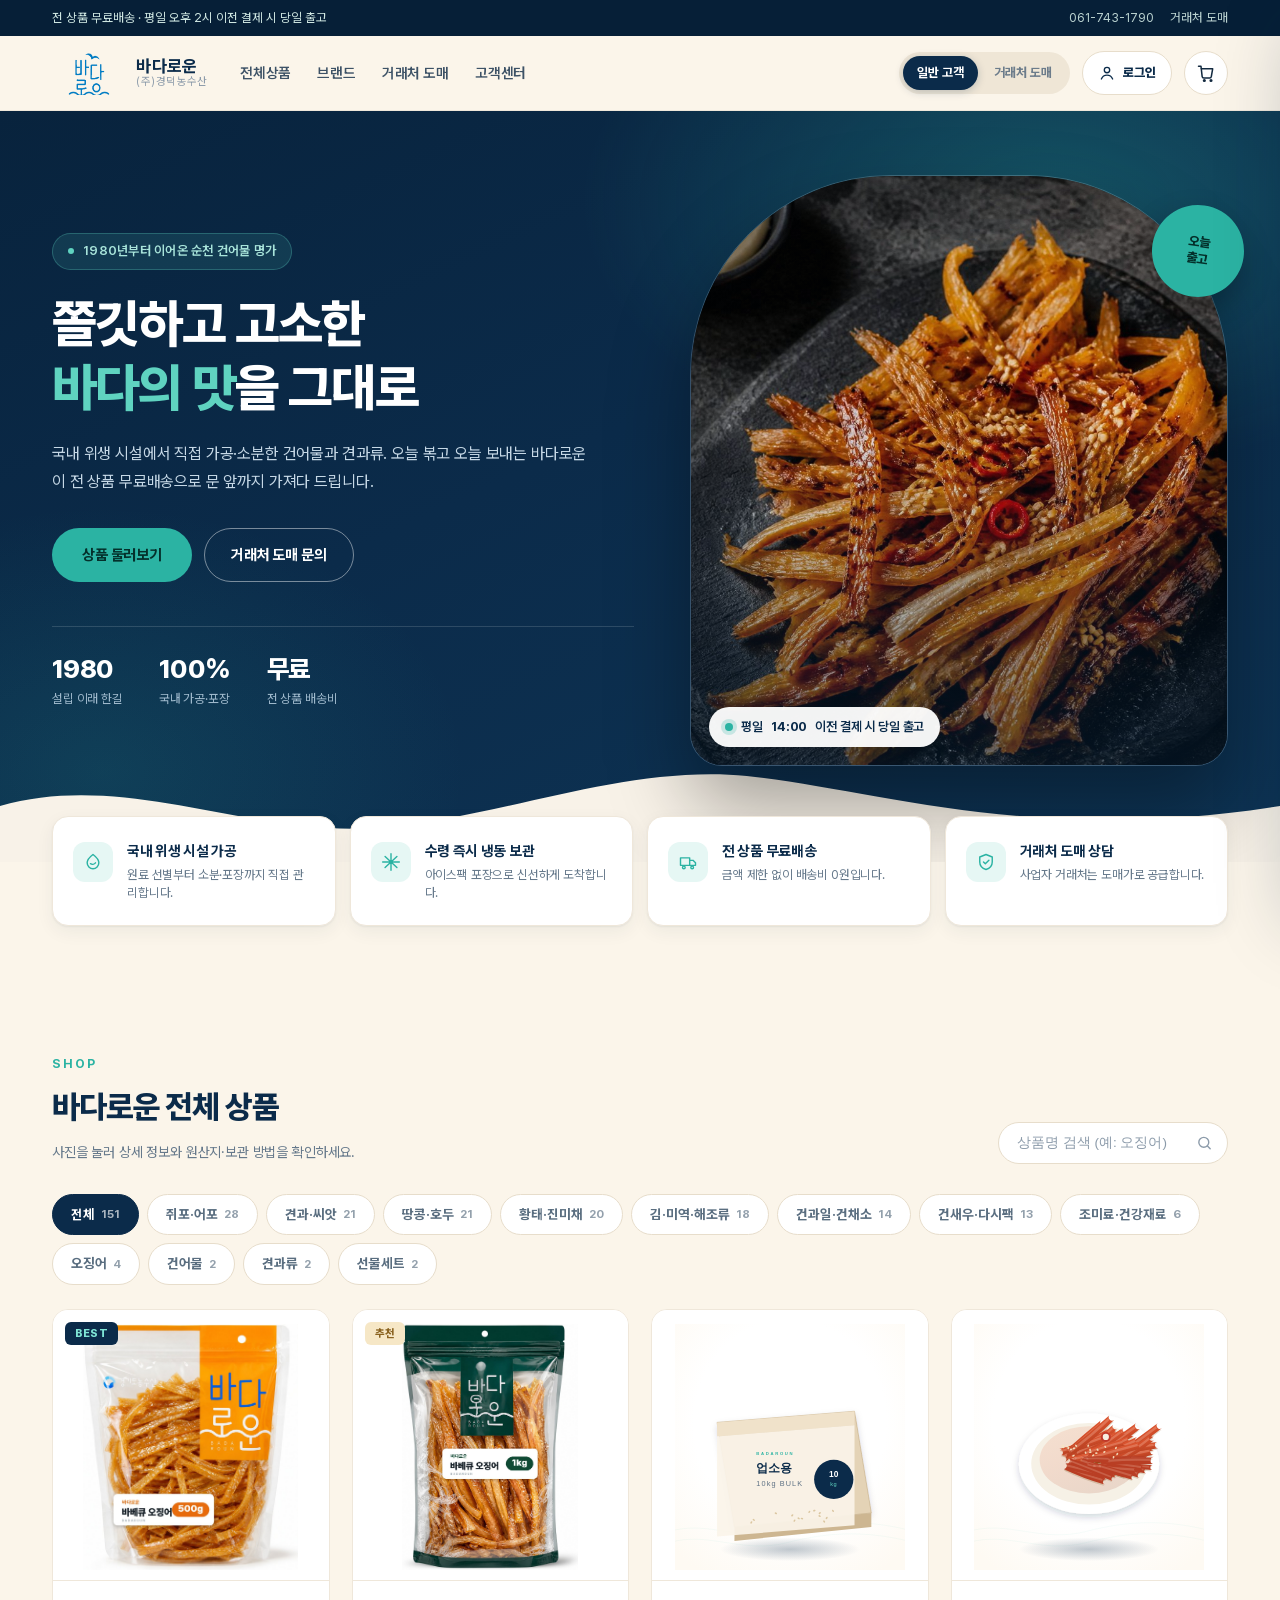
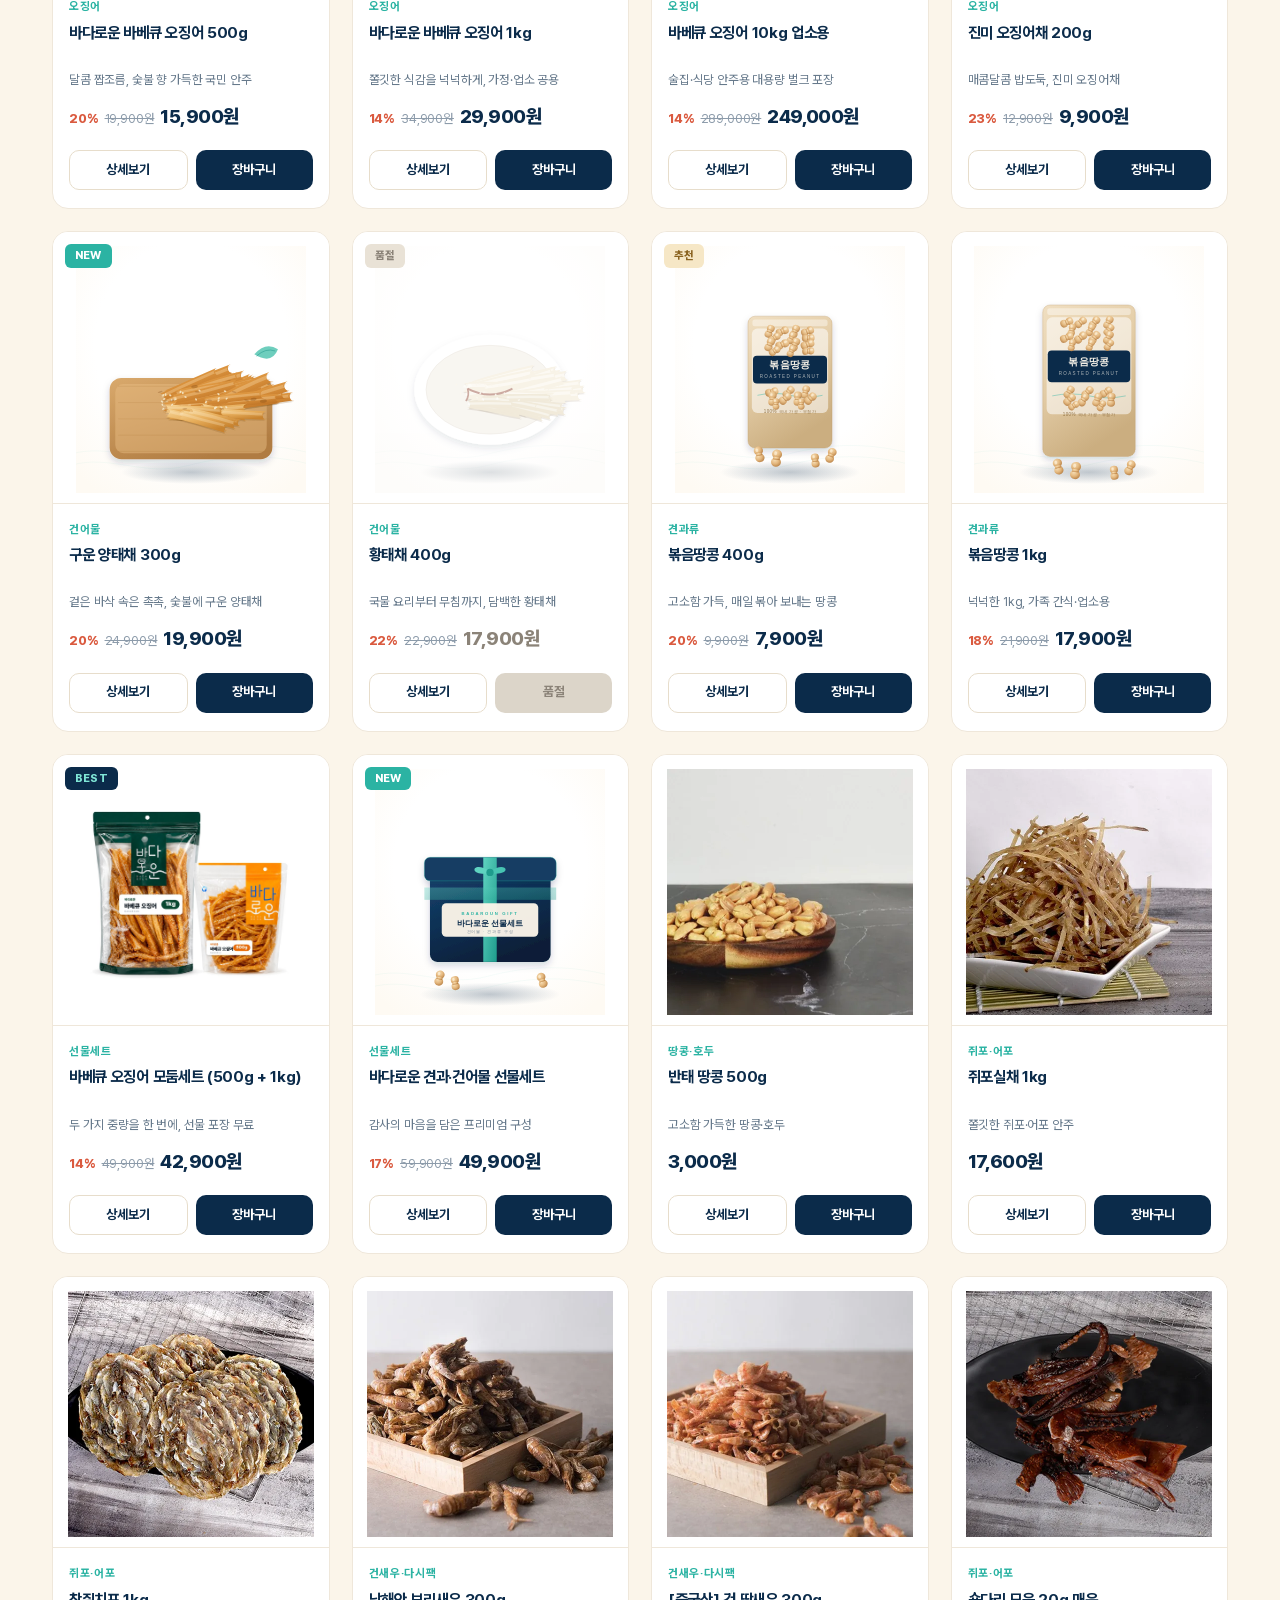
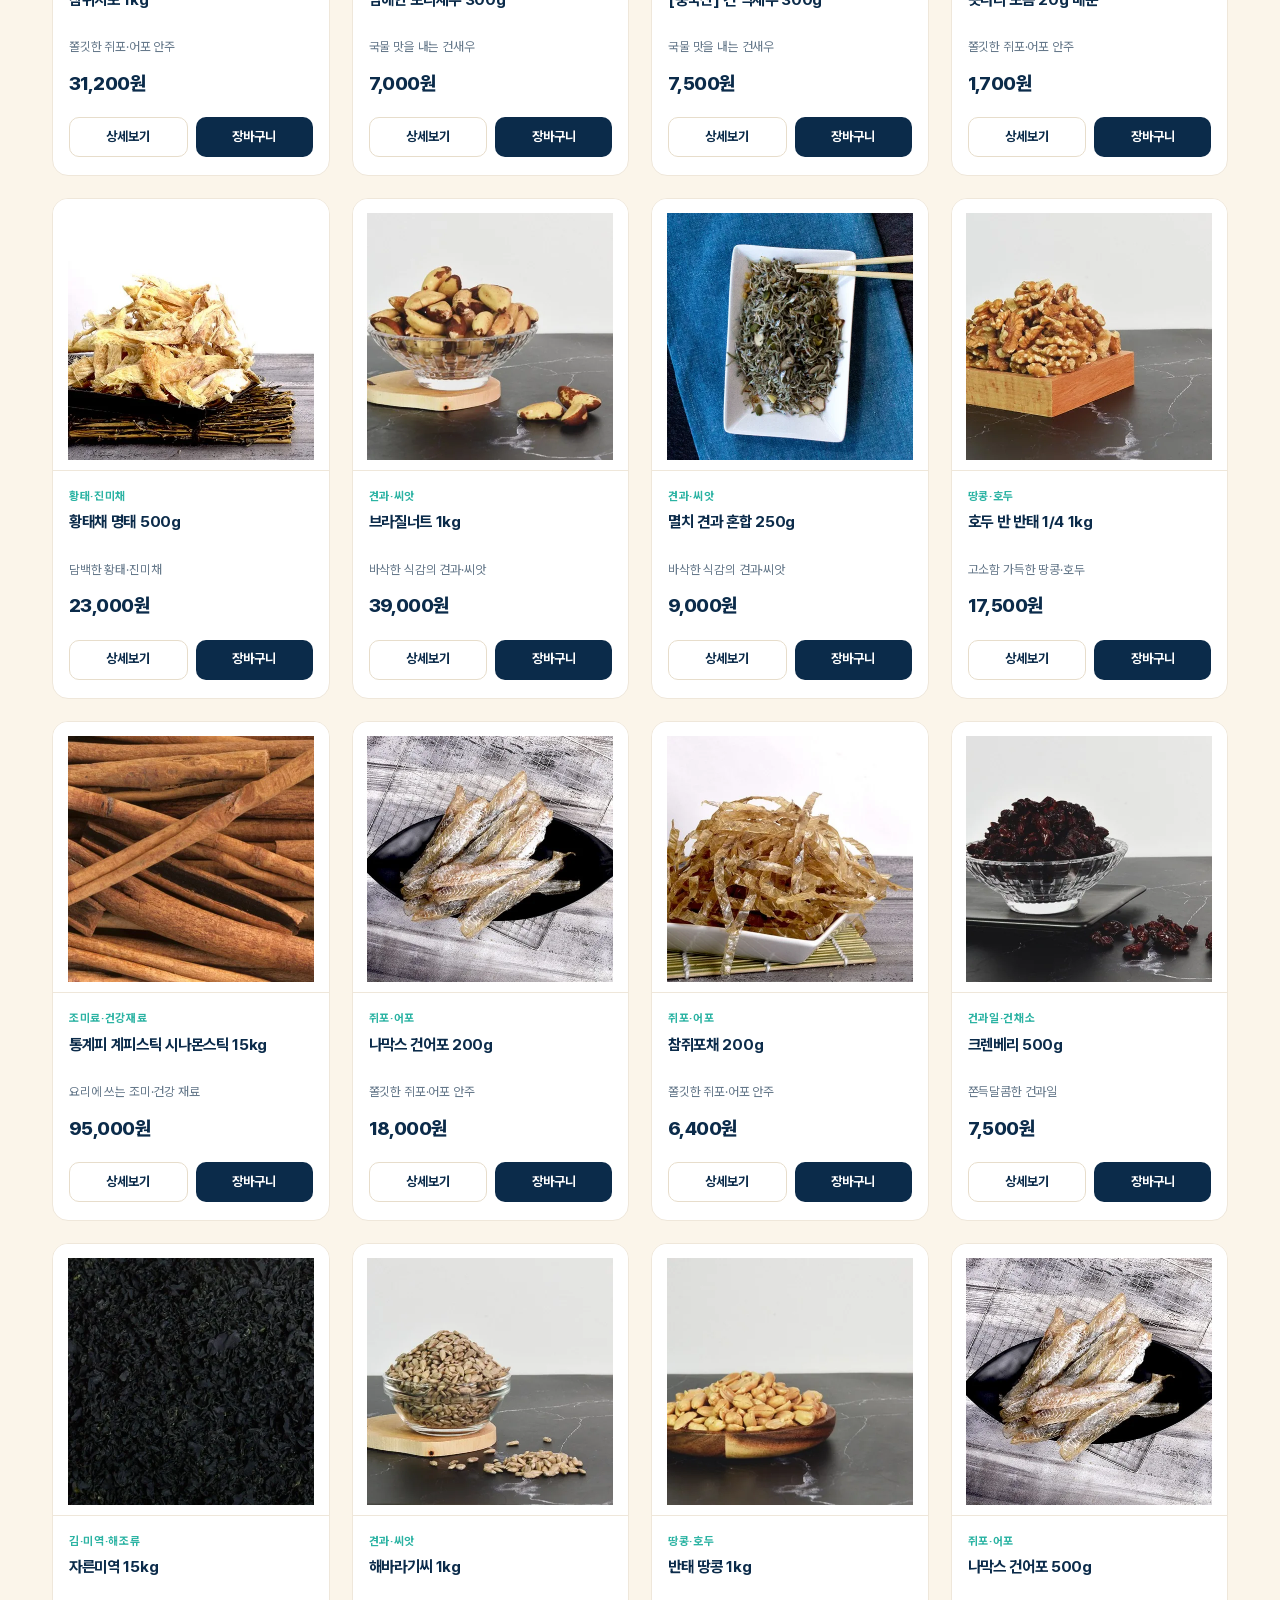
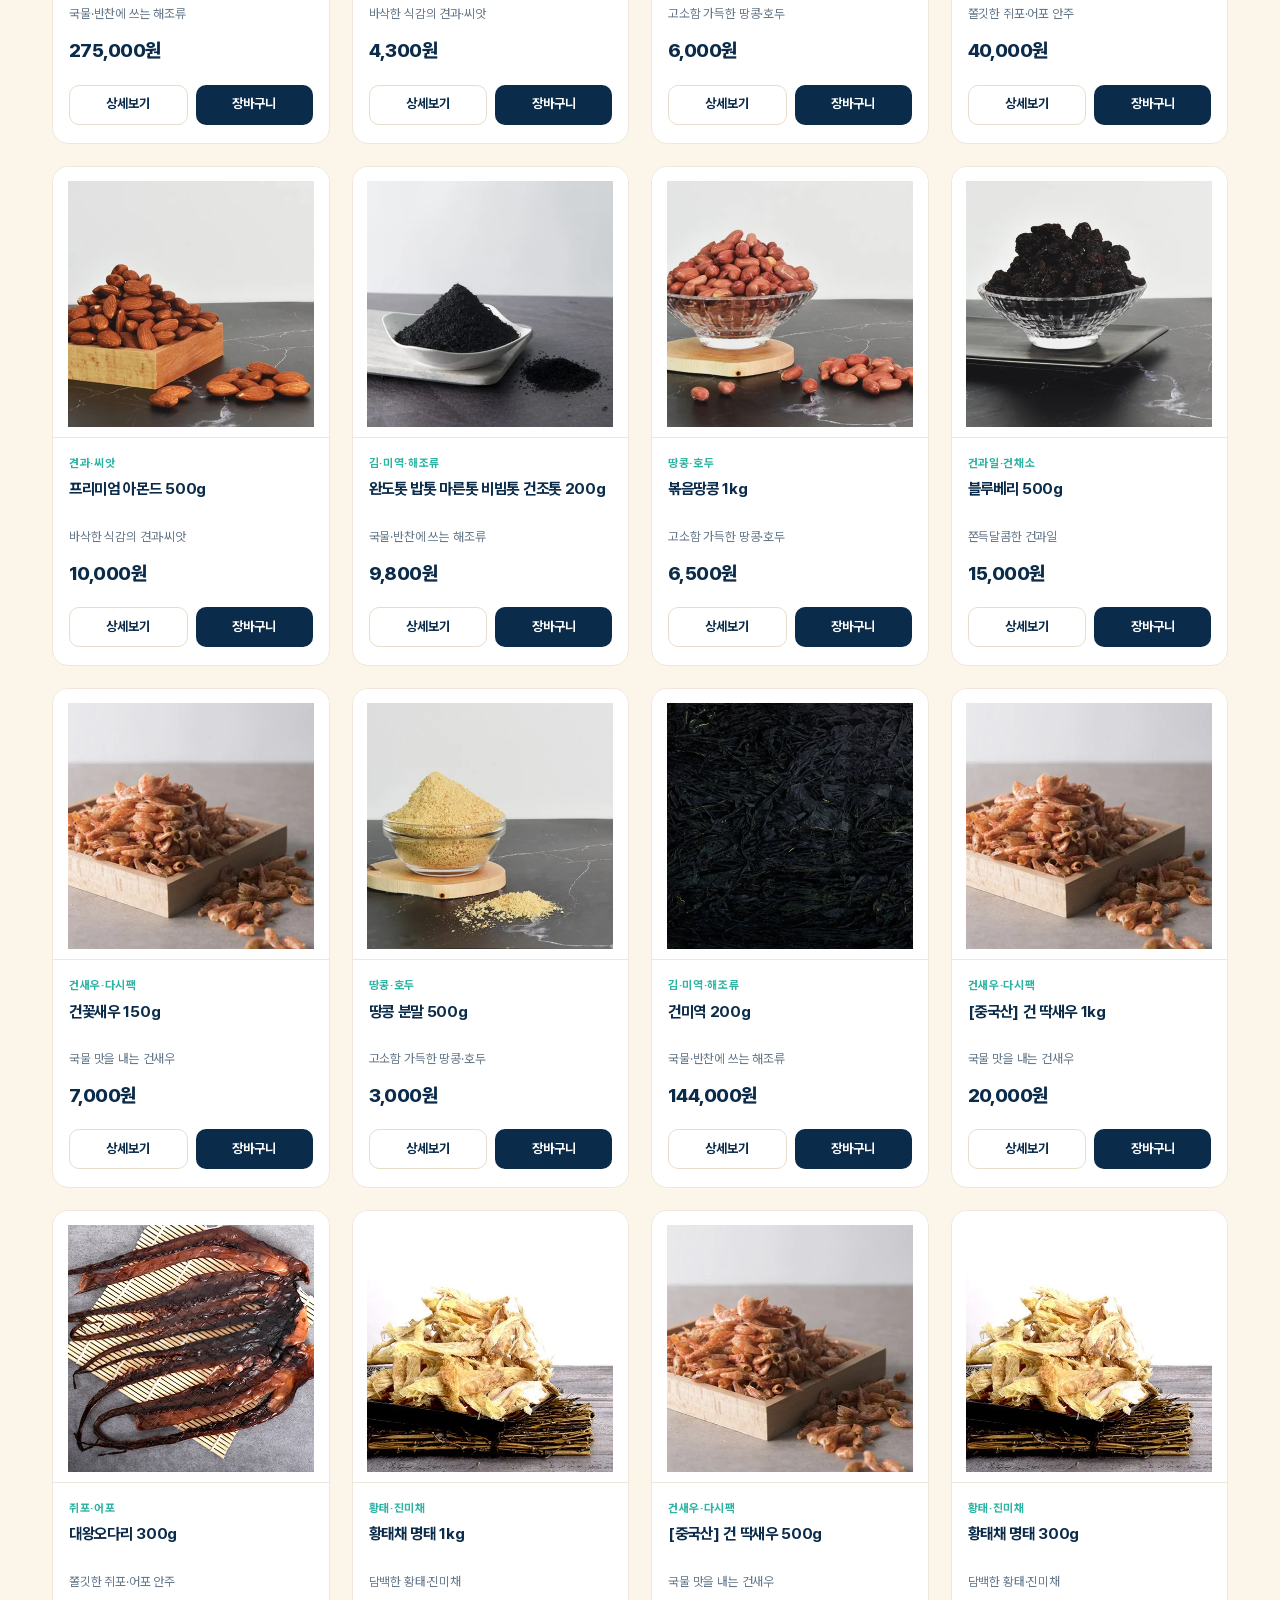
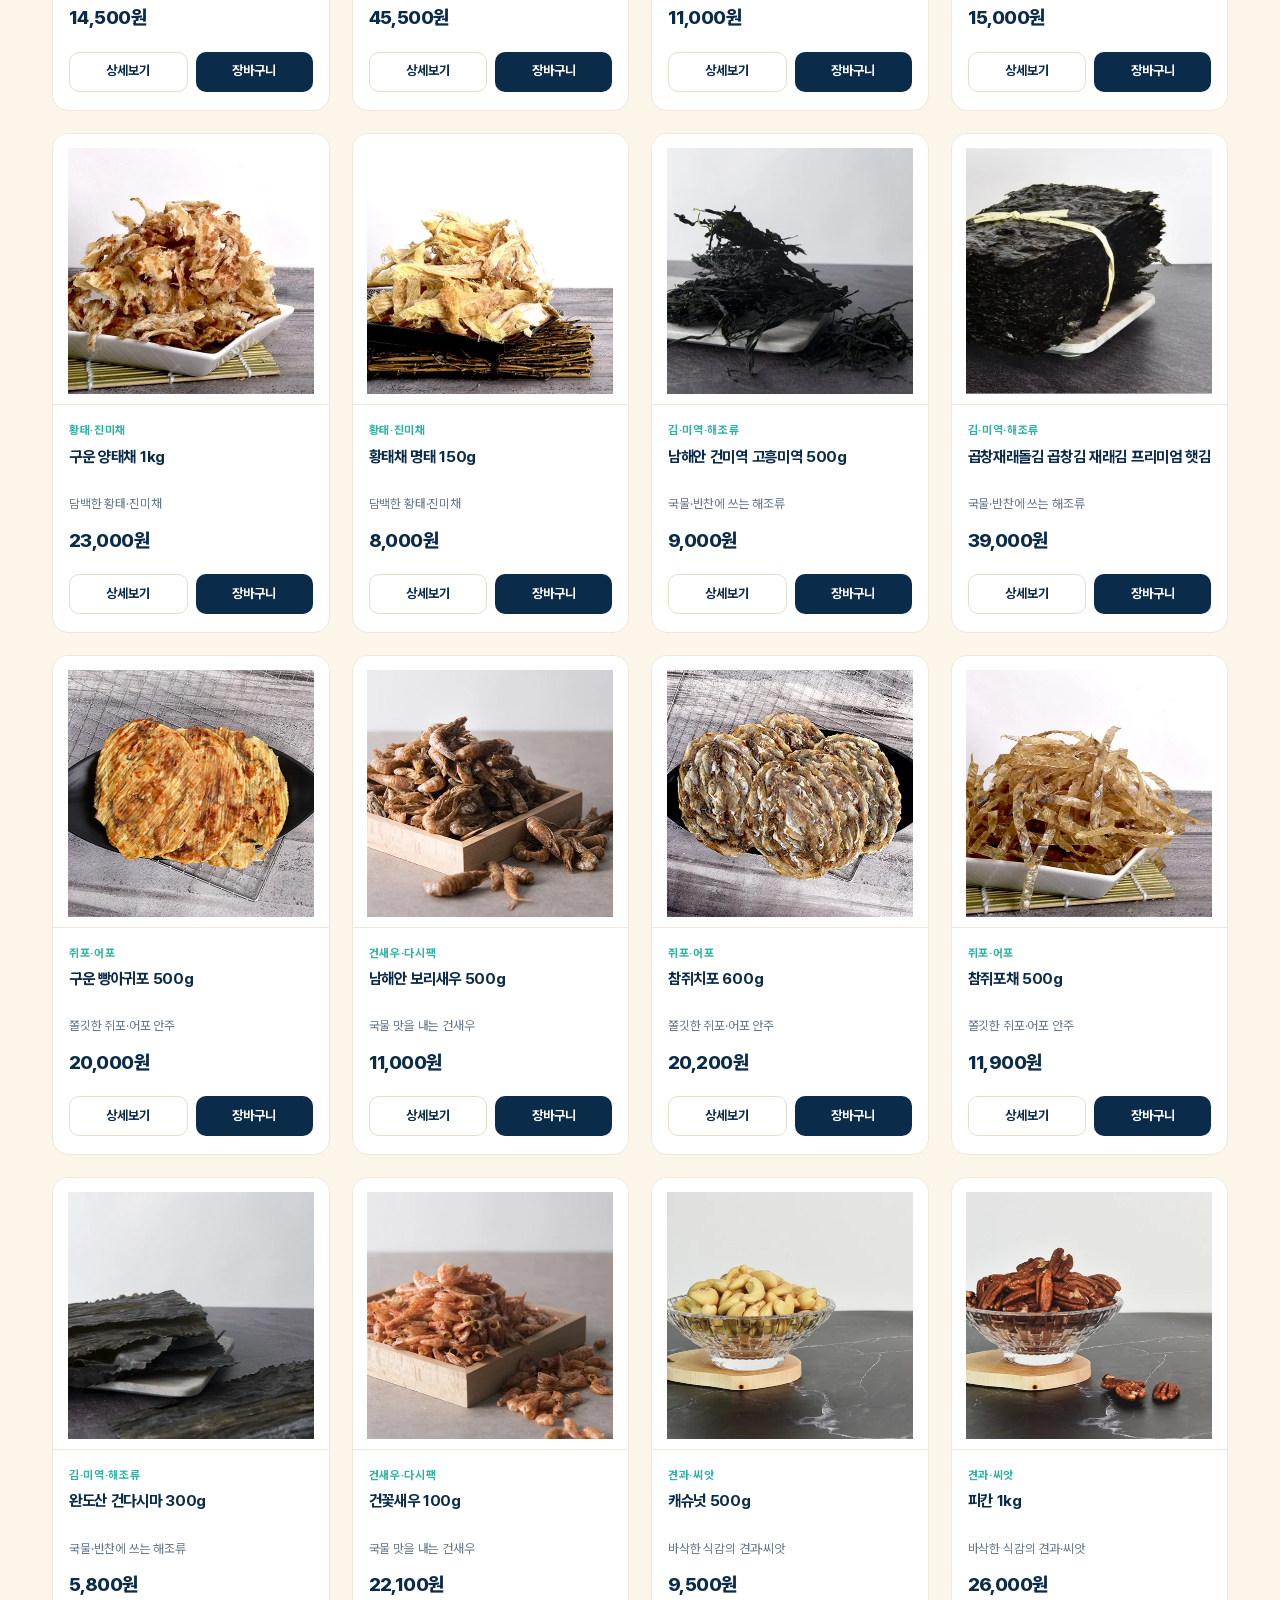
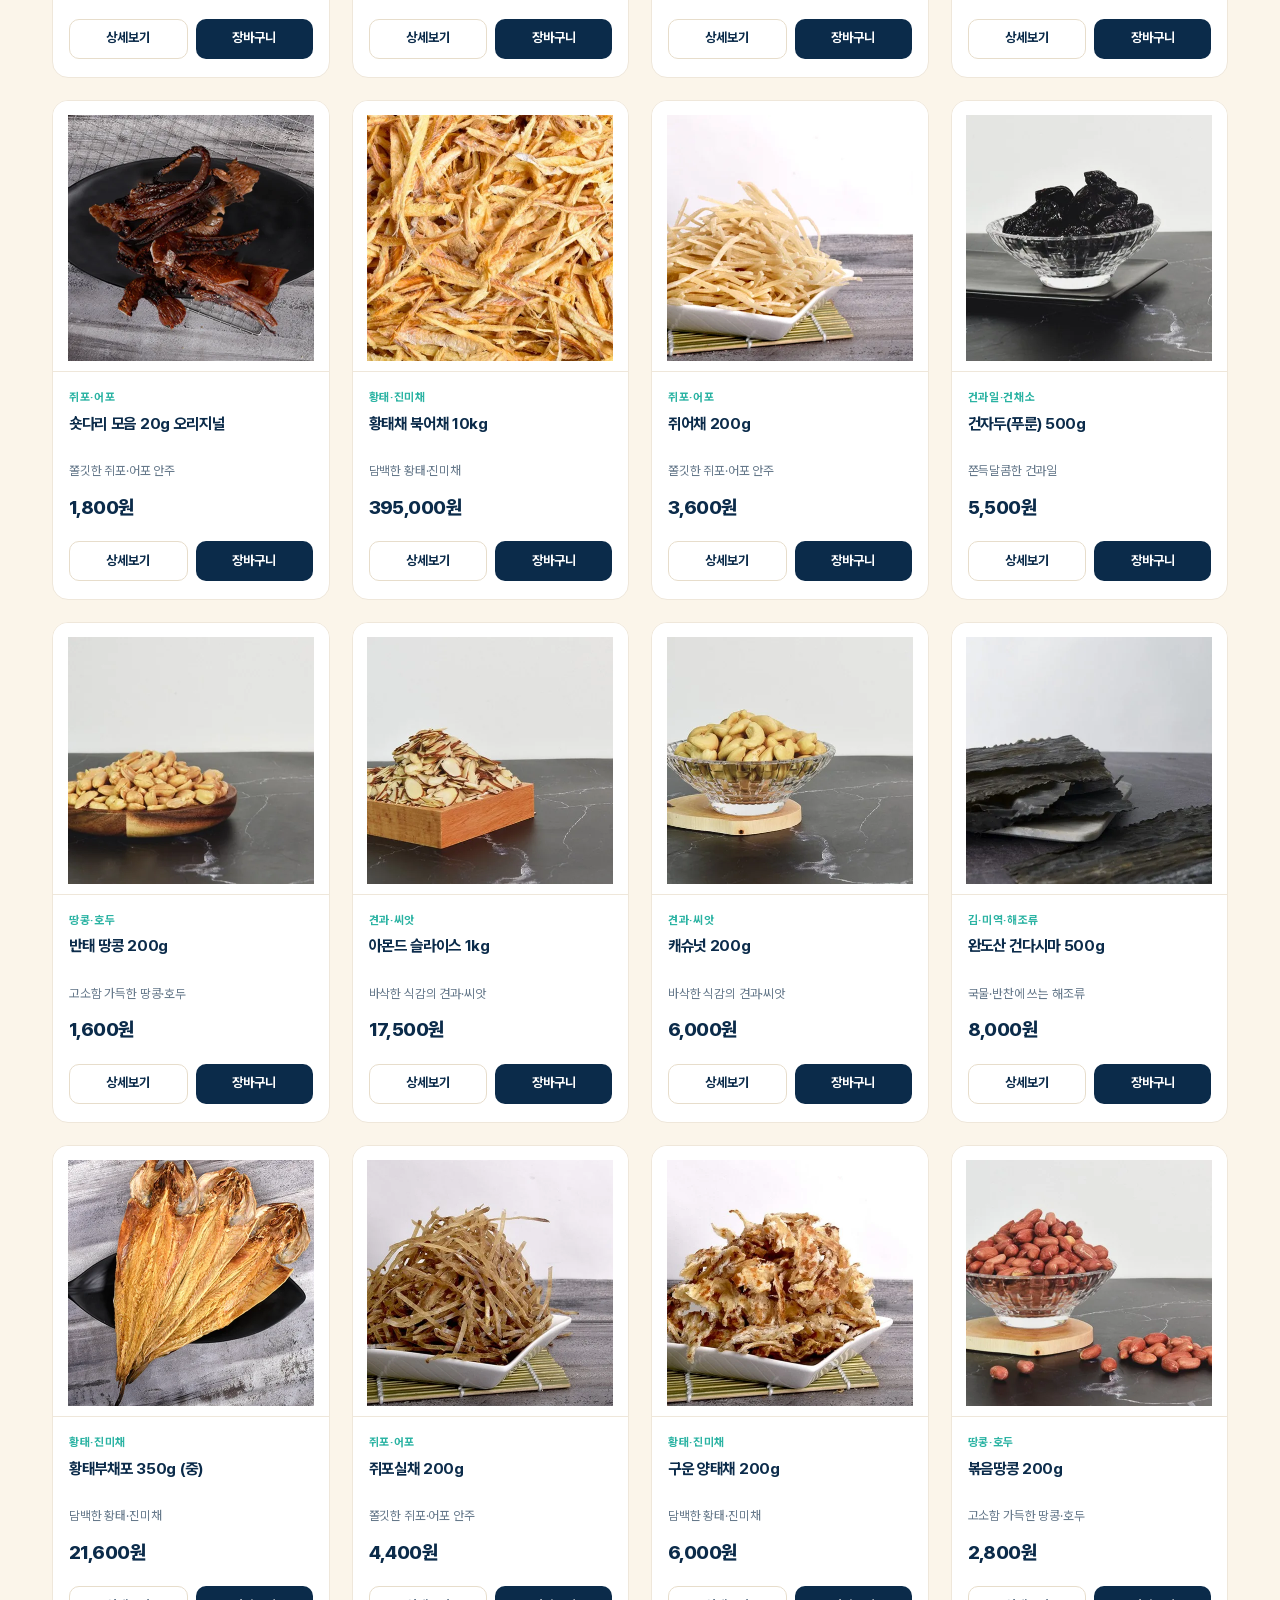
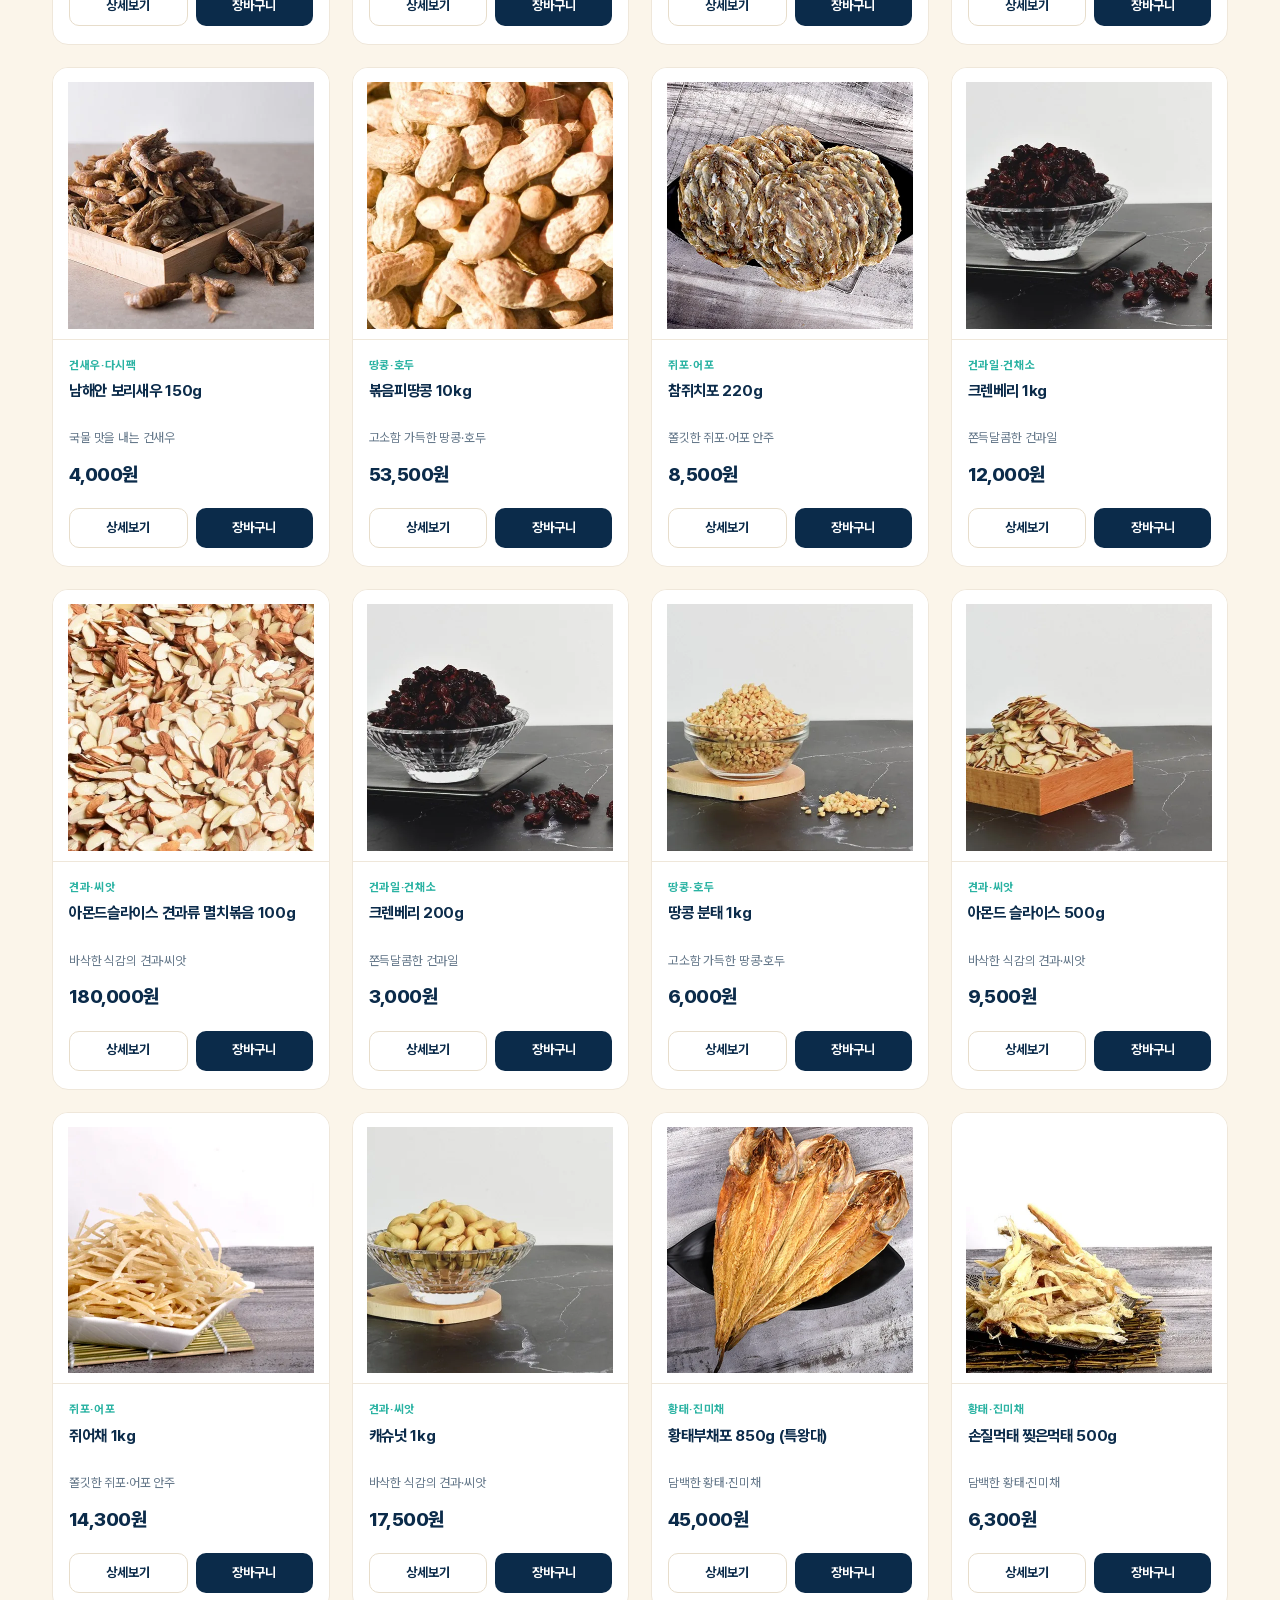
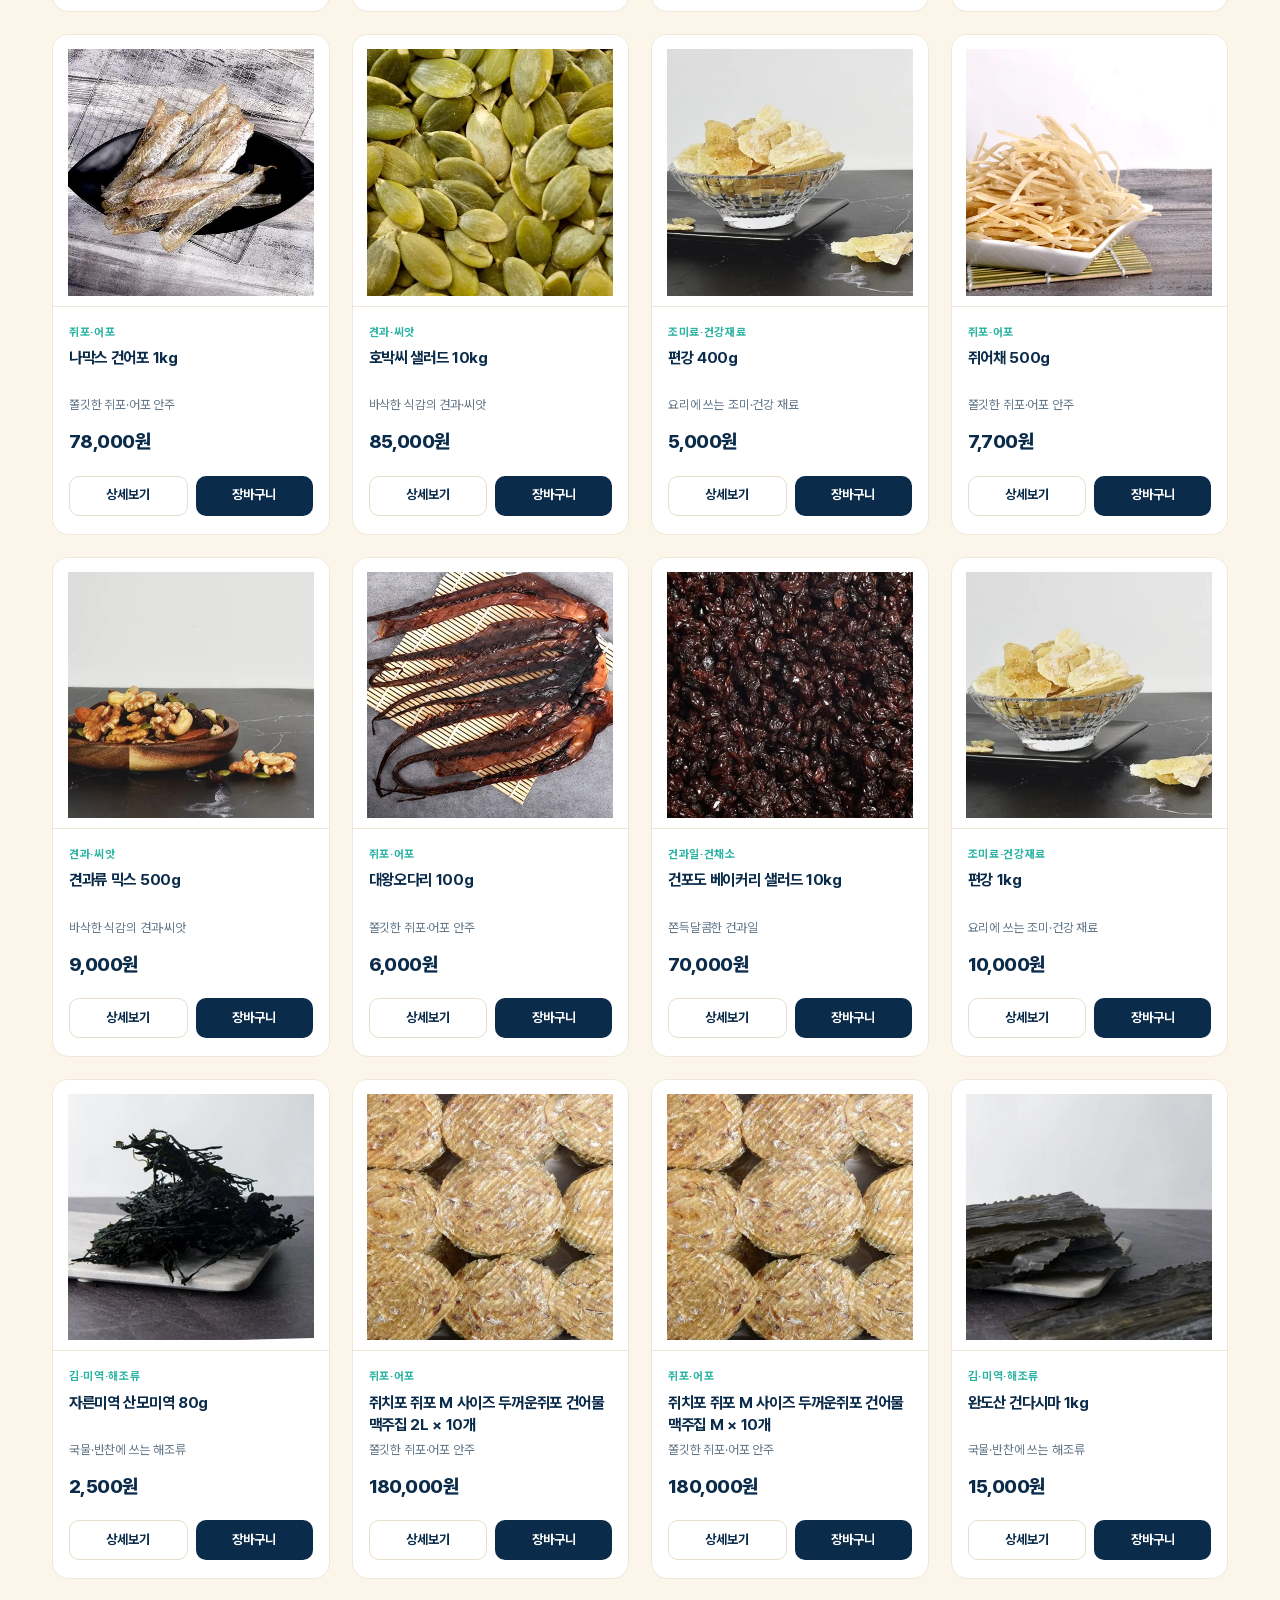
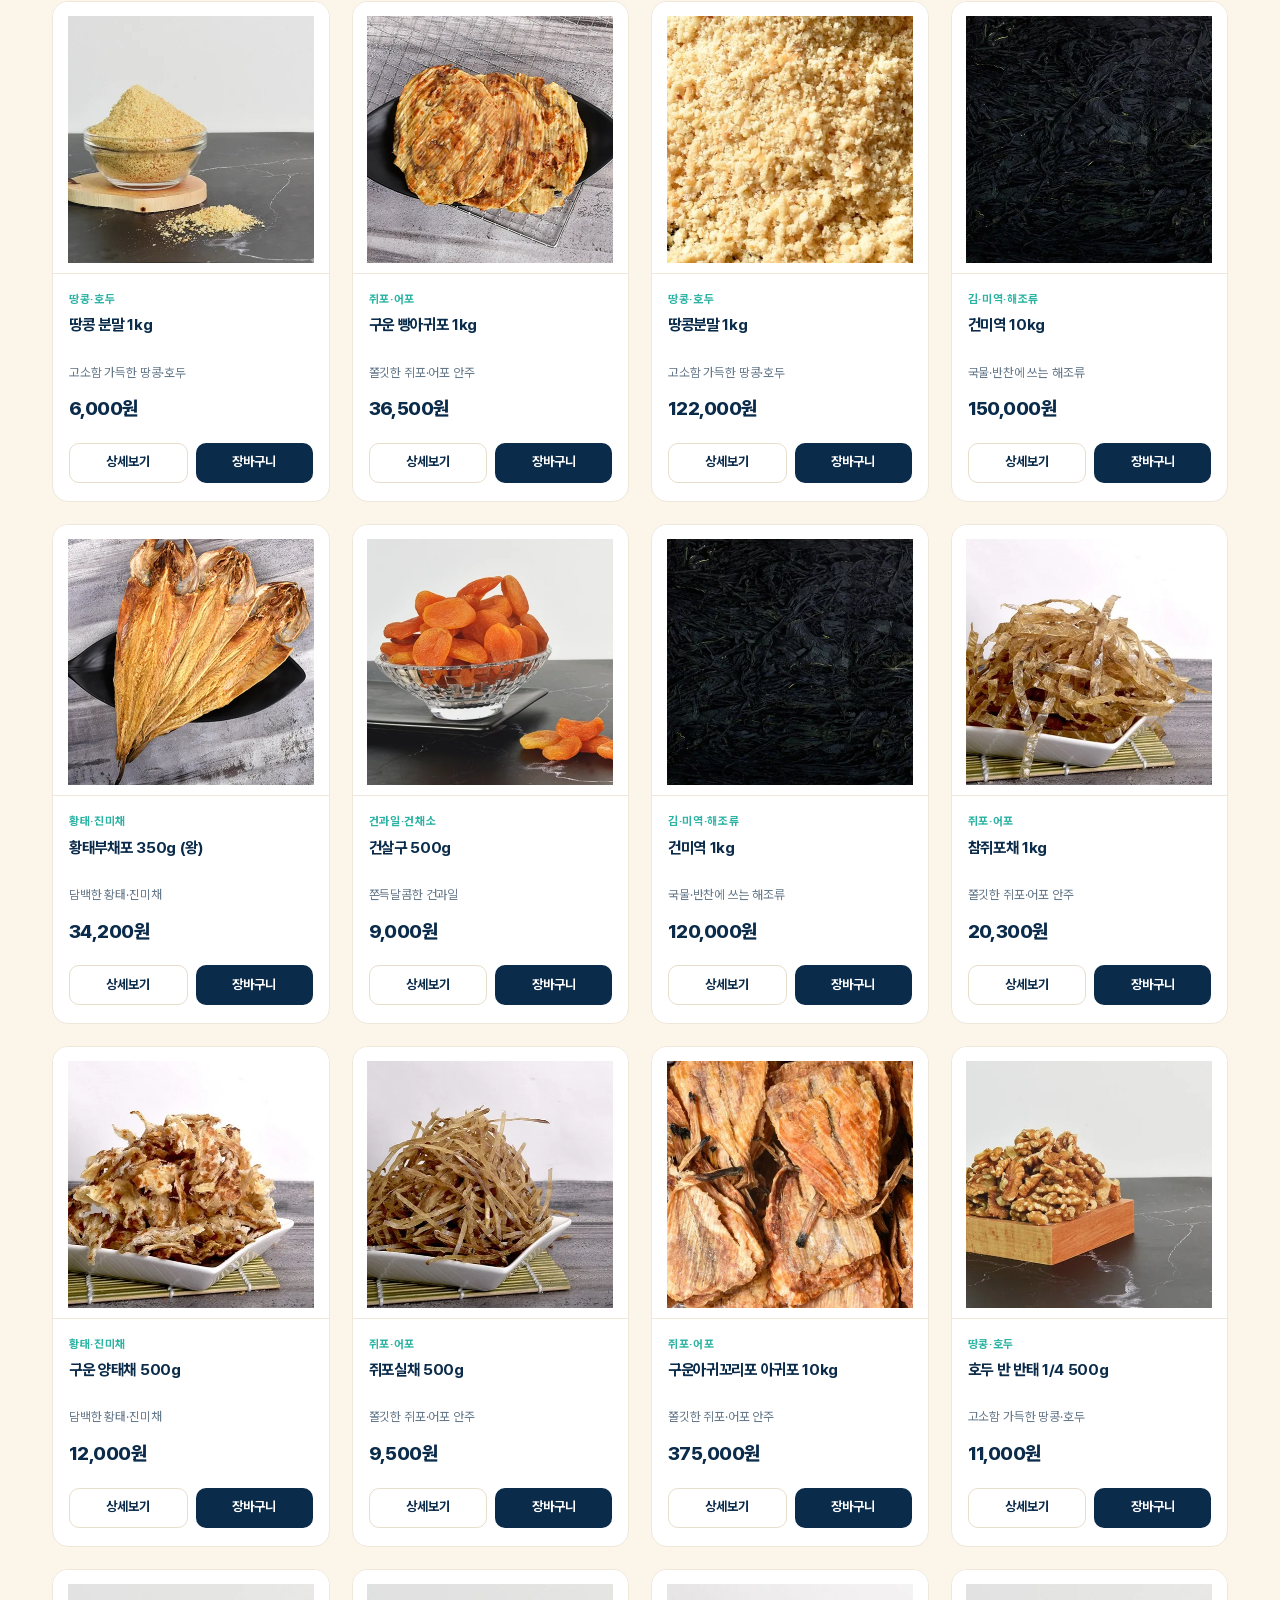
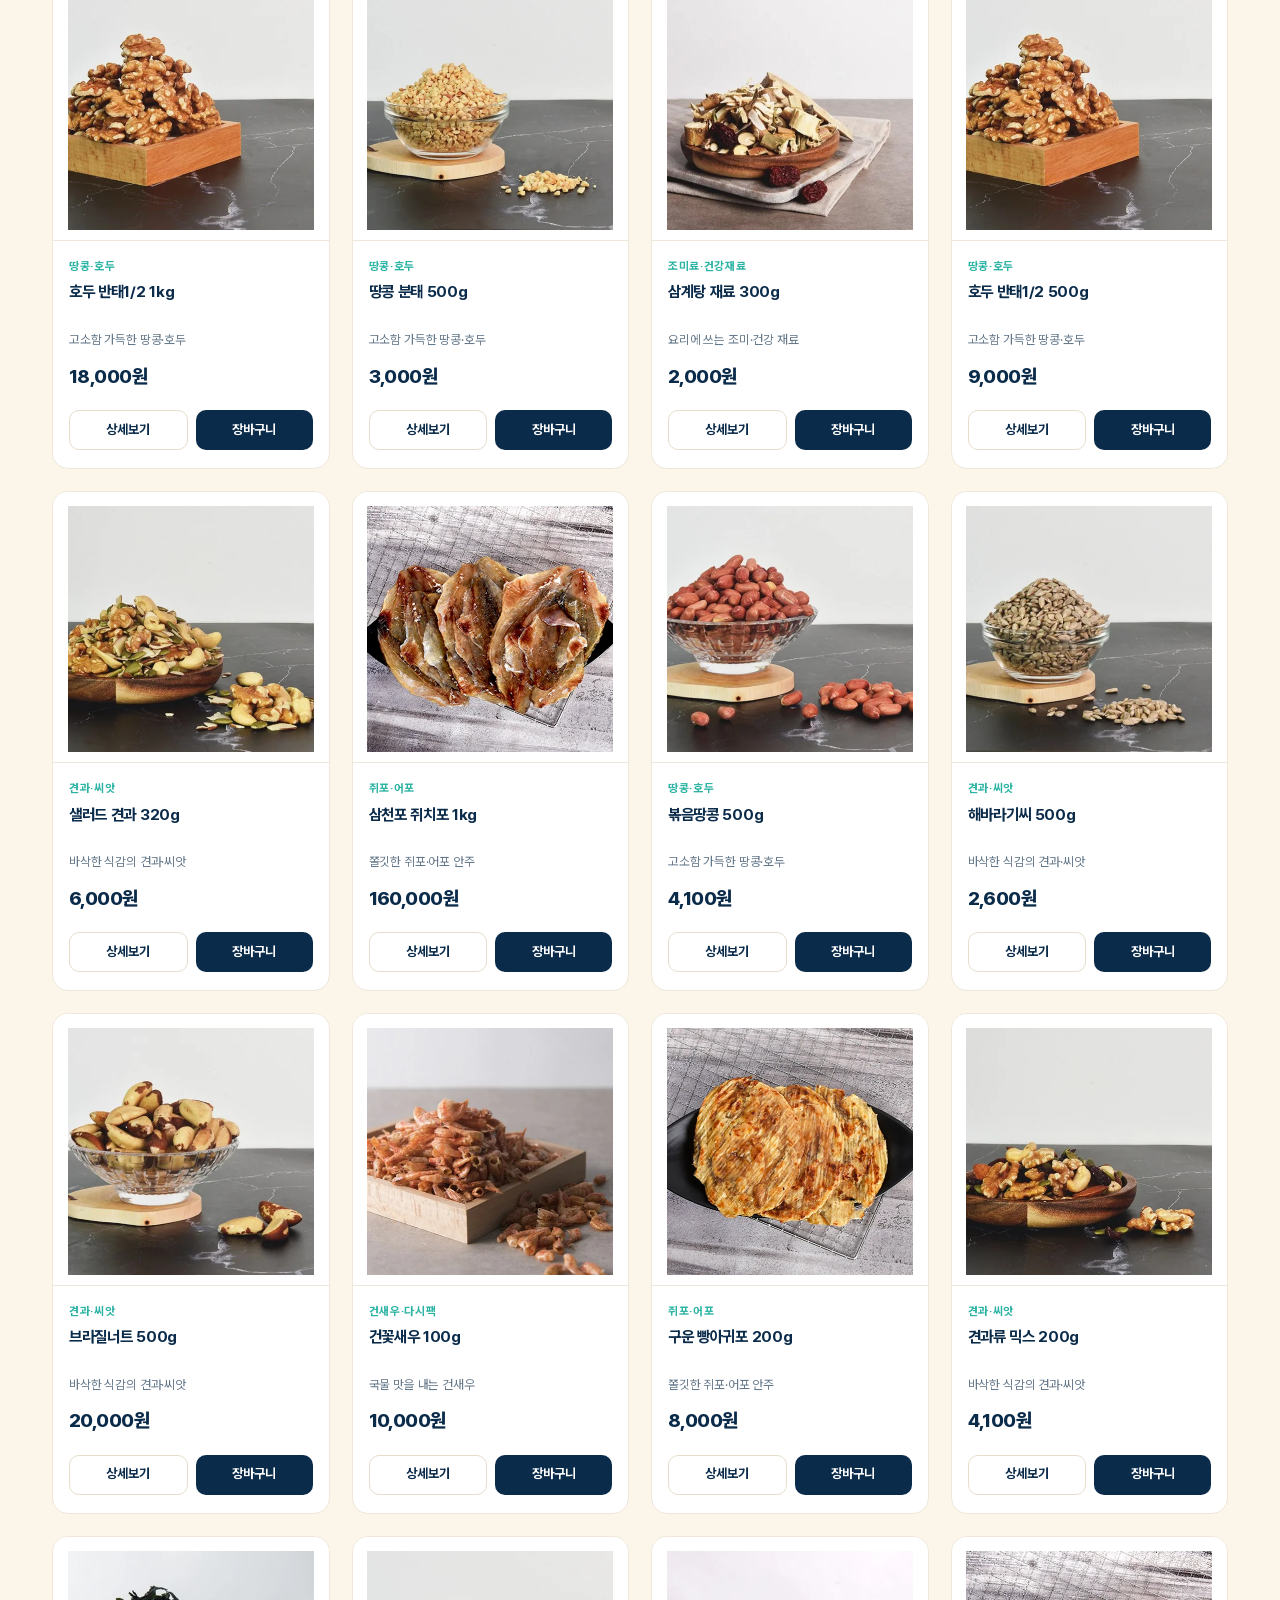
<file: shop/index.html>
<!DOCTYPE html>
<html lang="ko">
<head>
<meta charset="utf-8">
<meta name="viewport" content="width=device-width, initial-scale=1, viewport-fit=cover">
<title>바다로운 BADAROUN | (주)경덕농수산 온라인 쇼핑몰</title>
<meta name="description" content="1980년부터 이어온 순천 건어물 명가, 바다로운. 국내 위생 시설에서 직접 가공·소분한 바베큐 오징어·구운 양태채·황태채·볶음땅콩·선물세트를 전 상품 무료배송으로 보내드립니다.">
<meta name="theme-color" content="#0B2B4A">
<meta property="og:title" content="바다로운 BADAROUN | (주)경덕농수산">
<meta property="og:description" content="쫄깃하고 고소한 바다의 맛을 그대로. 바베큐 오징어·건어물·견과류·선물세트.">
<meta property="og:type" content="website">
<link rel="icon" href="data:image/svg+xml,%3Csvg xmlns='http://www.w3.org/2000/svg' viewBox='0 0 64 64'%3E%3Crect width='64' height='64' rx='14' fill='%230B2B4A'/%3E%3Cpath d='M10 40c6-5.5 12-5.5 18 0s12 5.5 18 0 12-5.5 18 0' fill='none' stroke='%235FD3C0' stroke-width='4' stroke-linecap='round'/%3E%3Ccircle cx='32' cy='24' r='6' fill='%235FD3C0'/%3E%3C/svg%3E">
<link rel="preload" href="fonts/PretendardVariable.woff2" as="font" type="font/woff2" crossorigin>
<style>
@font-face{
  font-family:'Pretendard';
  src:url('fonts/PretendardVariable.woff2') format('woff2');
  font-weight:45 920; font-style:normal; font-display:swap;
}
:root{
  --navy:#0B2B4A; --navy-2:#123A60; --navy-3:#061F37;
  --mint:#2BB3A3; --mint-2:#5FD3C0; --mint-soft:#E6F7F4;
  --cream:#FBF5EA; --cream-2:#F4E9D6; --line:#E7DDCB; --line-2:#EFE7DA;
  --ink:#12293F; --muted:#66798B; --muted-2:#8C9BAA;
  --white:#fff; --danger:#C44234; --gold:#B4884A;
  --shadow-s:0 1px 2px rgba(11,43,74,.06),0 6px 18px rgba(11,43,74,.06);
  --shadow-m:0 8px 30px rgba(11,43,74,.10),0 2px 6px rgba(11,43,74,.05);
  --shadow-l:0 24px 70px rgba(6,31,55,.22);
  --r-s:10px; --r-m:16px; --r-l:24px; --r-xl:32px;
  --head-h:74px;
}
*{box-sizing:border-box}
html{-webkit-text-size-adjust:100%;scroll-behavior:smooth}
body{
  margin:0;font-family:'Pretendard','Apple SD Gothic Neo','Noto Sans KR','Malgun Gothic',system-ui,sans-serif;
  color:var(--ink);background:var(--cream);line-height:1.6;letter-spacing:-.01em;
  -webkit-font-smoothing:antialiased;overflow-x:hidden;
}
body.lock{overflow:hidden}
img{display:block;max-width:100%}
button{font:inherit;color:inherit;cursor:pointer;border:0;background:none}
a{color:inherit;text-decoration:none}
h1,h2,h3,h4,p{margin:0}
ul{margin:0;padding:0;list-style:none}
:focus-visible{outline:2px solid var(--mint);outline-offset:3px;border-radius:6px}
.skip{position:absolute;left:-9999px;top:0;background:var(--navy);color:#fff;padding:10px 16px;z-index:999}
.skip:focus{left:12px;top:12px}
.wrap{max-width:1220px;margin:0 auto;padding:0 22px}

/* ---------- top bar / header ---------- */
.topbar{background:var(--navy-3);color:#CFE7E2;font-size:12.5px;letter-spacing:0}
.topbar .wrap{display:flex;justify-content:space-between;align-items:center;gap:12px;height:36px}
.topbar b{color:#fff;font-weight:600}
.topbar .t-right{display:flex;gap:16px;align-items:center}
.topbar .t-right a{opacity:.9}
.topbar .t-right a:hover{opacity:1;text-decoration:underline;text-underline-offset:3px}

.site-head{position:sticky;top:0;z-index:60;background:rgba(251,245,234,.92);backdrop-filter:blur(14px);border-bottom:1px solid var(--line-2);transition:box-shadow .25s}
.site-head.stuck{box-shadow:0 6px 24px rgba(11,43,74,.08)}
.head-in{display:flex;align-items:center;gap:24px;height:var(--head-h)}
.brand{display:flex;align-items:center;gap:10px;flex:0 0 auto}
.brand-logo{height:44px;width:auto}
.brand-txt{display:flex;flex-direction:column;line-height:1.15}
.brand-txt b{font-size:17px;letter-spacing:.02em;color:var(--navy)}
.brand-txt small{font-size:11px;color:var(--muted-2);letter-spacing:.04em}
.gnb{display:flex;gap:26px;margin-left:8px;font-size:14.5px;font-weight:600;color:#3D5266}
.gnb a{padding:6px 0;position:relative}
.gnb a::after{content:"";position:absolute;left:0;right:100%;bottom:0;height:2px;background:var(--mint);transition:right .25s}
.gnb a:hover{color:var(--navy)}
.gnb a:hover::after{right:0}
.head-acts{margin-left:auto;display:flex;align-items:center;gap:12px}
.mode-switch{display:flex;background:#EFE6D6;border-radius:999px;padding:4px;gap:2px}
.mode-switch button{font-size:13px;font-weight:700;padding:7px 14px;border-radius:999px;color:#6C7C8B;transition:.2s;white-space:nowrap}
.mode-switch button.on{background:var(--navy);color:#fff;box-shadow:0 2px 8px rgba(11,43,74,.22)}
.mode-switch button.on.dealer{background:var(--mint);color:#04302B}
.cart-btn{position:relative;width:44px;height:44px;border-radius:50%;background:#fff;border:1px solid var(--line);display:grid;place-items:center;transition:.2s}
.cart-btn:hover{border-color:var(--mint);transform:translateY(-1px)}
.cart-btn .cnt[hidden]{display:none}
.cart-btn .cnt{position:absolute;top:-3px;right:-3px;min-width:19px;height:19px;padding:0 5px;border-radius:999px;background:var(--mint);color:#fff;font-size:11px;font-weight:800;display:grid;place-items:center}
.dealer-banner{background:linear-gradient(90deg,var(--mint),#35C3B1);color:#04302B;font-size:13px;font-weight:600}
.dealer-banner .wrap{display:flex;align-items:center;gap:10px;padding-top:9px;padding-bottom:9px;flex-wrap:wrap}
.dealer-banner .who{background:rgba(255,255,255,.55);padding:2px 9px;border-radius:999px;font-weight:800}
.dealer-banner button{margin-left:auto;font-size:12.5px;font-weight:700;text-decoration:underline;text-underline-offset:3px}

/* ---------- buttons ---------- */
.btn{display:inline-flex;align-items:center;justify-content:center;gap:8px;border-radius:999px;font-weight:700;letter-spacing:-.01em;transition:.22s;white-space:nowrap}
.btn-primary{background:var(--navy);color:#fff;padding:15px 30px;font-size:15px;box-shadow:0 10px 24px rgba(11,43,74,.22)}
.btn-primary:hover{background:var(--navy-2);transform:translateY(-2px);box-shadow:0 14px 30px rgba(11,43,74,.26)}
.btn-mint{background:var(--mint);color:#04302B;padding:15px 30px;font-size:15px}
.btn-mint:hover{background:var(--mint-2);transform:translateY(-2px)}
.btn-ghost{background:transparent;border:1.5px solid rgba(255,255,255,.45);color:#fff;padding:14px 26px;font-size:15px}
.btn-ghost:hover{background:rgba(255,255,255,.1);border-color:#fff}
.btn-line{border:1.5px solid var(--line);background:#fff;color:var(--navy);padding:12px 20px;font-size:14px}
.btn-line:hover{border-color:var(--navy)}
.btn-block{width:100%}
.btn:disabled{opacity:.45;cursor:not-allowed;transform:none!important;box-shadow:none}

/* ---------- hero ---------- */
.hero{position:relative;background:linear-gradient(155deg,#08233D 0%,#0B2B4A 45%,#0E3556 100%);color:#fff;overflow:hidden}
.hero::before{content:"";position:absolute;inset:0;background:
  radial-gradient(720px 420px at 82% 12%,rgba(43,179,163,.30),transparent 65%),
  radial-gradient(520px 380px at 8% 88%,rgba(43,179,163,.14),transparent 70%);}
.hero::after{content:"";position:absolute;left:0;right:0;bottom:-2px;height:120px;
  background:url("data:image/svg+xml,%3Csvg xmlns='http://www.w3.org/2000/svg' viewBox='0 0 1440 120' preserveAspectRatio='none'%3E%3Cpath d='M0 62c140-36 280 30 420 22s280-64 420-52 320 70 600 30v58H0z' fill='%23FBF5EA'/%3E%3C/svg%3E") bottom/100% 100% no-repeat;opacity:.99;pointer-events:none}
.hero-in{position:relative;z-index:2;display:grid;grid-template-columns:1.04fr .96fr;gap:56px;align-items:center;padding-top:64px;padding-bottom:96px}
.eyebrow{display:inline-flex;align-items:center;gap:9px;font-size:13px;font-weight:600;letter-spacing:.02em;color:#A8E4DA;background:rgba(95,211,192,.12);border:1px solid rgba(95,211,192,.28);padding:7px 15px;border-radius:999px}
.eyebrow i{width:6px;height:6px;border-radius:50%;background:var(--mint-2);display:block}
.hero h1{margin:22px 0 0;font-size:clamp(32px,4.2vw,52px);line-height:1.24;font-weight:800;letter-spacing:-.035em}
.hero h1 em{font-style:normal;color:var(--mint-2);position:relative}
.hero .lead{margin:20px 0 0;font-size:16px;line-height:1.75;color:#C6D8E6;max-width:34em}
.hero-cta{display:flex;gap:12px;margin-top:32px;flex-wrap:wrap}
.hero-facts{display:flex;gap:36px;margin-top:44px;padding-top:26px;border-top:1px solid rgba(255,255,255,.14);flex-wrap:wrap}
.hero-facts li{display:flex;flex-direction:column}
.hero-facts b{font-size:26px;font-weight:800;color:#fff;letter-spacing:-.02em;line-height:1.2}
.hero-facts span{font-size:12.5px;color:#9FB9CC;margin-top:4px}
.hero-media-wrap{position:relative}
.hero-media{position:relative;border-radius:200px 200px var(--r-xl) var(--r-xl);overflow:hidden;box-shadow:0 40px 80px rgba(0,0,0,.35);aspect-ratio:4/4.4;border:1px solid rgba(255,255,255,.18)}
.hero-media img{width:100%;height:100%;object-fit:cover}
.hero-media::after{content:"";position:absolute;inset:0;background:linear-gradient(180deg,rgba(6,31,55,.05) 40%,rgba(6,31,55,.55))}
.hero-chip{position:absolute;left:18px;bottom:18px;z-index:3;background:rgba(255,255,255,.95);color:var(--navy);font-size:13px;font-weight:600;padding:10px 16px;border-radius:999px;display:flex;align-items:center;gap:8px;box-shadow:0 10px 24px rgba(0,0,0,.2)}
.hero-chip .dot{width:8px;height:8px;border-radius:50%;background:var(--mint);box-shadow:0 0 0 4px rgba(43,179,163,.22)}
.hero-badge{position:absolute;right:-16px;top:30px;z-index:3;width:92px;height:92px;border-radius:50%;background:var(--mint);color:#04302B;display:flex;flex-direction:column;align-items:center;justify-content:center;text-align:center;font-size:13px;font-weight:800;line-height:1.3;letter-spacing:-.02em;transform:rotate(8deg);box-shadow:0 14px 30px rgba(0,0,0,.28);white-space:nowrap}

/* ---------- promise ---------- */
.promise{background:var(--cream);padding:0 0 8px}
.promise-grid{display:grid;grid-template-columns:repeat(4,1fr);gap:14px;transform:translateY(-46px);position:relative;z-index:3}
.promise-card{background:#fff;border:1px solid var(--line-2);border-radius:var(--r-m);padding:22px 20px;display:flex;gap:14px;align-items:flex-start;box-shadow:var(--shadow-s)}
.promise-card .ico{flex:0 0 40px;height:40px;border-radius:12px;background:var(--mint-soft);display:grid;place-items:center;color:var(--mint)}
.promise-card b{display:block;font-size:14.5px;color:var(--navy);letter-spacing:-.02em}
.promise-card span{font-size:12.5px;color:var(--muted);line-height:1.5;display:block;margin-top:3px}

/* ---------- section head ---------- */
section{padding:0}
.sec{padding:74px 0}
.sec-head{display:flex;align-items:flex-end;justify-content:space-between;gap:20px;margin-bottom:30px;flex-wrap:wrap}
.sec-head .st-txt small{display:block;font-size:12.5px;font-weight:700;letter-spacing:.16em;color:var(--mint);text-transform:uppercase}
.sec-head h2{font-size:clamp(24px,2.6vw,32px);font-weight:800;letter-spacing:-.035em;color:var(--navy);margin-top:8px}
.sec-head p{color:var(--muted);font-size:14px;margin-top:8px}

/* ---------- toolbar ---------- */
.toolbar{display:flex;align-items:center;gap:14px;justify-content:space-between;margin-bottom:24px;flex-wrap:wrap}
.chips{display:flex;gap:8px;flex-wrap:wrap}
.chip{padding:9px 18px;border-radius:999px;border:1px solid var(--line);background:#fff;font-size:13.5px;font-weight:700;color:#5A6E80;transition:.2s;display:inline-flex;align-items:center;gap:6px}
.chip:hover{border-color:var(--mint);color:var(--navy)}
.chip.on{background:var(--navy);border-color:var(--navy);color:#fff}
.chip .n{font-size:11.5px;font-weight:700;opacity:.65}
.search{position:relative}
.search input{width:230px;height:42px;border-radius:999px;border:1px solid var(--line);background:#fff;padding:0 42px 0 18px;font-size:13.5px;color:var(--ink);transition:.2s}
.search input::placeholder{color:var(--muted-2)}
.search input:focus{outline:none;border-color:var(--mint);box-shadow:0 0 0 4px rgba(43,179,163,.12);width:250px}
.search svg{position:absolute;right:15px;top:50%;transform:translateY(-50%);color:var(--muted-2);pointer-events:none}

/* ---------- product grid ---------- */
.grid{display:grid;grid-template-columns:repeat(auto-fill,minmax(248px,1fr));gap:22px}
.card{background:#fff;border:1px solid var(--line-2);border-radius:var(--r-m);overflow:hidden;display:flex;flex-direction:column;transition:transform .25s,box-shadow .25s,border-color .25s;position:relative}
.card:hover{transform:translateY(-5px);box-shadow:var(--shadow-m);border-color:#DCD0BA}
.card-media{position:relative;background:#fff;border-bottom:1px solid var(--line-2);padding:14px 12px 10px;display:block;width:100%}
.card-media img{width:100%;height:auto;aspect-ratio:1/.98;object-fit:contain;transition:transform .4s}
.card:hover .card-media img{transform:scale(1.035)}
.badges{position:absolute;left:12px;top:12px;display:flex;flex-direction:column;gap:6px}
.badge{font-size:11px;font-weight:800;letter-spacing:.02em;padding:4px 10px;border-radius:6px;line-height:1.4}
.b-best{background:var(--navy);color:#7FE6D6}
.b-new{background:var(--mint);color:#fff}
.b-reco{background:#F6E7C6;color:#8A6320}
.b-out{background:#E9E2D6;color:#8B8378}
.card-body{padding:16px 16px 18px;display:flex;flex-direction:column;gap:6px;flex:1}
.card-cat{font-size:11.5px;font-weight:700;color:var(--mint);letter-spacing:.06em}
.card-name{font-size:15.5px;font-weight:700;color:var(--navy);letter-spacing:-.02em;line-height:1.4;display:-webkit-box;-webkit-line-clamp:2;-webkit-box-orient:vertical;overflow:hidden;min-height:2.8em}
.card-sum{font-size:12.5px;color:var(--muted);line-height:1.5;display:-webkit-box;-webkit-line-clamp:1;-webkit-box-orient:vertical;overflow:hidden}
.card-price{margin-top:6px;display:flex;align-items:baseline;gap:6px;flex-wrap:wrap}
.p-retail{font-size:12.5px;color:var(--muted-2);text-decoration:line-through}
.p-sale{font-size:19px;font-weight:800;color:var(--navy);letter-spacing:-.03em}
.p-off{font-size:12.5px;font-weight:800;color:#DA5A3F}
.p-unit{font-size:12px;color:var(--muted-2)}
.card-acts{display:flex;gap:8px;margin-top:12px}
.card-acts button{flex:1;height:40px;border-radius:10px;font-size:13px;font-weight:700;transition:.2s}
.card-acts .a-detail{border:1px solid var(--line);background:#fff;color:var(--navy)}
.card-acts .a-detail:hover{border-color:var(--navy)}
.card-acts .a-add{background:var(--navy);color:#fff}
.card-acts .a-add:hover{background:var(--navy-2)}
.card-acts .a-add:disabled{background:#DCD5C9;color:#8B8378}
.card.soldout .card-media img{opacity:.55;filter:grayscale(.35)}
.card.soldout .p-sale{color:#8B8378}
.ws-pill{display:inline-flex;align-items:center;gap:5px;background:var(--mint-soft);color:#147C70;font-size:11.5px;font-weight:800;padding:3px 9px;border-radius:6px}
.grid-empty{padding:80px 20px;text-align:center;color:var(--muted);background:#fff;border:1px dashed var(--line);border-radius:var(--r-m);grid-column:1/-1}
.grid-empty b{display:block;color:var(--navy);font-size:17px;margin-bottom:6px}
.skeleton{height:380px;border-radius:var(--r-m);background:linear-gradient(100deg,#F1E9DC 30%,#F8F2E7 50%,#F1E9DC 70%);background-size:200% 100%;animation:sk 1.3s infinite}
@keyframes sk{0%{background-position:150% 0}100%{background-position:-50% 0}}

/* ---------- story ---------- */
.story{background:linear-gradient(180deg,var(--cream) 0%,#F6EEDF 100%);padding:78px 0 84px}
.story-in{display:grid;grid-template-columns:1fr 1.02fr;gap:54px;align-items:center}
.story-media{position:relative}
.story-media .m1{border-radius:var(--r-xl);overflow:hidden;box-shadow:var(--shadow-m)}
.story-media .m1 img{width:100%;aspect-ratio:4/3.2;object-fit:cover}
.story-media .m2{position:absolute;right:-14px;bottom:-30px;width:44%;border-radius:20px;overflow:hidden;border:6px solid var(--cream);box-shadow:var(--shadow-m)}
.story-media .m2 img{width:100%;aspect-ratio:1/1;object-fit:cover}
.story-txt h2{font-size:clamp(23px,2.5vw,31px);font-weight:800;letter-spacing:-.035em;color:var(--navy);line-height:1.35;margin-bottom:18px}
.story-txt p{color:#4C6175;font-size:14.5px;line-height:1.85}
.story-txt .quote{margin-top:26px;padding:18px 22px;border-left:3px solid var(--mint);background:#fff;border-radius:0 14px 14px 0;font-size:14px;color:var(--navy);font-weight:600;line-height:1.7}
.story-txt .quote span{display:block;font-size:12.5px;color:var(--muted);font-weight:500;margin-top:6px}
.story-nums{display:flex;gap:34px;margin-top:28px;flex-wrap:wrap}
.story-nums div b{font-size:24px;font-weight:800;color:var(--mint);letter-spacing:-.02em}
.story-nums div span{display:block;font-size:12.5px;color:var(--muted);margin-top:2px}

/* ---------- dealer cta ---------- */
.dealer-cta{background:linear-gradient(140deg,#08233D,#0E3556 60%,#0B2B4A);color:#fff;padding:76px 0;position:relative;overflow:hidden}
.dealer-cta::before{content:"";position:absolute;right:-120px;top:-120px;width:420px;height:420px;border-radius:50%;background:radial-gradient(circle,rgba(43,179,163,.28),transparent 68%)}
.dealer-in{position:relative;display:grid;grid-template-columns:.95fr 1.05fr;gap:50px;align-items:center}
.dealer-txt small{color:var(--mint-2);font-weight:700;letter-spacing:.14em;font-size:12px}
.dealer-txt h2{font-size:clamp(23px,2.6vw,32px);font-weight:800;letter-spacing:-.035em;margin:10px 0 14px;line-height:1.35}
.dealer-txt p{color:#BFD3E2;font-size:14.5px;line-height:1.8}
.dealer-txt .btn{margin-top:26px}
.dealer-steps{display:grid;gap:12px}
.dstep{display:flex;gap:16px;align-items:flex-start;background:rgba(255,255,255,.06);border:1px solid rgba(255,255,255,.12);border-radius:14px;padding:18px 20px}
.dstep b.n{flex:0 0 30px;height:30px;border-radius:50%;background:var(--mint);color:#04302B;display:grid;place-items:center;font-size:13px;font-weight:800}
.dstep strong{display:block;font-size:14.5px;letter-spacing:-.02em}
.dstep span{font-size:12.5px;color:#A9C1D3;line-height:1.6;display:block;margin-top:3px}

/* ---------- help / faq ---------- */
.help{padding:80px 0 90px;background:var(--cream)}
.help-in{display:grid;grid-template-columns:1.15fr .85fr;gap:46px;align-items:start}
.faq{display:grid;gap:10px}
.faq details{background:#fff;border:1px solid var(--line-2);border-radius:14px;padding:0;overflow:hidden}
.faq summary{padding:18px 22px;font-size:14.5px;font-weight:700;color:var(--navy);cursor:pointer;list-style:none;display:flex;justify-content:space-between;gap:12px;align-items:center}
.faq summary::-webkit-details-marker{display:none}
.faq summary::after{content:"+";font-size:20px;color:var(--mint);font-weight:600;line-height:1;transition:transform .2s}
.faq details[open] summary::after{transform:rotate(45deg)}
.faq .fa-a{padding:0 22px 20px;font-size:13.5px;color:var(--muted);line-height:1.8}
.help-card{background:var(--navy);color:#fff;border-radius:var(--r-l);padding:32px;box-shadow:var(--shadow-m)}
.help-card small{color:var(--mint-2);font-weight:700;letter-spacing:.12em;font-size:11.5px}
.help-card h3{font-size:21px;font-weight:800;margin:8px 0 6px;letter-spacing:-.03em}
.help-card p{font-size:13px;color:#AFC7D8;line-height:1.7}
.help-card dl{margin:22px 0 0;display:grid;gap:12px}
.help-card dl div{display:flex;justify-content:space-between;gap:14px;padding-bottom:12px;border-bottom:1px solid rgba(255,255,255,.12);font-size:13px}
.help-card dt{color:#9DB6C8}
.help-card dd{margin:0;font-weight:700;text-align:right}
.help-card .btn{margin-top:24px}

/* ---------- footer ---------- */
footer{background:var(--navy-3);color:#93A9BC;font-size:12.5px;padding:54px 0 40px}
.foot-top{display:flex;justify-content:space-between;gap:40px;flex-wrap:wrap;padding-bottom:34px;border-bottom:1px solid rgba(255,255,255,.1)}
.foot-brand{max-width:340px}
.foot-brand img{height:40px;width:auto;margin-bottom:16px}
.foot-brand p{line-height:1.85;color:#8FA5B8}
.foot-links{display:flex;gap:60px;flex-wrap:wrap}
.foot-links h4{color:#E6EFF5;font-size:13px;margin-bottom:14px;letter-spacing:-.01em}
.foot-links li{margin-bottom:9px}
.foot-links a:hover{color:var(--mint-2)}
.foot-links button{font-size:12.5px;color:#93A9BC;padding:0;text-align:left}
.foot-links button:hover{color:var(--mint-2)}
.foot-biz{padding-top:26px;display:flex;justify-content:space-between;gap:20px;flex-wrap:wrap;line-height:1.9;color:#7B91A5}
.foot-biz b{color:#AFC7D8;font-weight:600}

/* ---------- cart drawer ---------- */
.backdrop{position:fixed;inset:0;background:rgba(6,31,55,.46);backdrop-filter:blur(3px);z-index:90;opacity:0;transition:opacity .25s}
.backdrop.show{opacity:1}
.drawer{position:fixed;top:0;right:0;bottom:0;width:min(430px,100%);background:var(--cream);z-index:100;display:flex;flex-direction:column;transform:translateX(102%);transition:transform .32s cubic-bezier(.4,0,.2,1);box-shadow:var(--shadow-l)}
.drawer.open{transform:none}
.drawer-head{display:flex;align-items:center;justify-content:space-between;padding:22px 24px;border-bottom:1px solid var(--line)}
.drawer-head h2{font-size:18px;font-weight:800;letter-spacing:-.03em;color:var(--navy)}
.drawer-head h2 span{color:var(--mint);font-size:15px;margin-left:2px}
.icon-btn{width:38px;height:38px;border-radius:50%;display:grid;place-items:center;background:#fff;border:1px solid var(--line);transition:.2s;color:var(--navy);font-size:15px}
.icon-btn:hover{border-color:var(--navy);transform:rotate(90deg)}
.drawer-body{flex:1;overflow-y:auto;padding:18px 24px;display:grid;gap:14px;align-content:start}
.cart-empty{text-align:center;padding:70px 10px;color:var(--muted)}
.cart-empty .big{width:64px;height:64px;margin:0 auto 16px;border-radius:50%;background:#fff;display:grid;place-items:center;color:var(--mint);border:1px solid var(--line)}
.cart-empty b{display:block;color:var(--navy);font-size:16px;margin-bottom:6px}
.cart-row{display:grid;grid-template-columns:74px 1fr auto;gap:12px;background:#fff;border:1px solid var(--line-2);border-radius:14px;padding:12px}
.cart-row img{width:74px;height:82px;object-fit:contain;background:#fff;border-radius:8px}
.ci-name{font-size:13px;font-weight:700;color:var(--navy);line-height:1.45;display:-webkit-box;-webkit-line-clamp:2;-webkit-box-orient:vertical;overflow:hidden}
.ci-meta{font-size:11.5px;color:var(--muted-2);margin-top:3px}
.qty{display:inline-flex;align-items:center;border:1px solid var(--line);border-radius:8px;overflow:hidden;margin-top:8px;background:#fff}
.qty button{width:28px;height:28px;display:grid;place-items:center;font-size:15px;color:var(--navy);font-weight:700}
.qty button:hover{background:var(--mint-soft)}
.qty span{min-width:30px;text-align:center;font-size:13px;font-weight:700}
.ci-side{display:flex;flex-direction:column;align-items:flex-end;justify-content:space-between}
.ci-side b{font-size:13.5px;color:var(--navy);white-space:nowrap}
.ci-del{font-size:11.5px;color:var(--muted-2);text-decoration:underline;text-underline-offset:2px}
.ci-del:hover{color:var(--danger)}
.ci-warn{font-size:11px;color:var(--danger);font-weight:700;margin-top:4px}
.cart-row.bad{border-color:#E8B9B1;background:#FFF7F5}
.drawer-foot{padding:18px 24px 24px;background:#fff;border-top:1px solid var(--line);display:grid;gap:8px}
.sum-row{display:flex;justify-content:space-between;font-size:13.5px;color:var(--muted)}
.sum-row b{color:var(--navy);font-weight:700}
.sum-row.total{font-size:15px;color:var(--navy);font-weight:700;margin-top:4px;padding-top:12px;border-top:1px dashed var(--line)}
.sum-row.total b{font-size:19px;letter-spacing:-.02em}
.drawer-note{font-size:11.5px;color:var(--muted-2);line-height:1.6;margin:2px 0 4px}

/* ---------- modals ---------- */
.modal-wrap{position:fixed;inset:0;z-index:120;display:grid;place-items:center;padding:24px;overflow-y:auto;opacity:0;pointer-events:none;transition:opacity .22s}
.modal-wrap.show{opacity:1;pointer-events:auto}
.modal-wrap .veil{position:absolute;inset:0;background:rgba(6,31,55,.5);backdrop-filter:blur(4px)}
.modal{position:relative;background:var(--cream);border-radius:var(--r-l);width:100%;max-width:940px;box-shadow:var(--shadow-l);transform:translateY(14px) scale(.99);transition:transform .25s;max-height:calc(100dvh - 48px);overflow:auto}
.modal-wrap.show .modal{transform:none}
.modal-x{position:absolute;right:14px;top:14px;z-index:5;background:rgba(255,255,255,.94)}
.detail-in{display:grid;grid-template-columns:1fr 1fr}
.detail-media{background:#fff;border-radius:var(--r-l) 0 0 var(--r-l);padding:20px;display:grid;place-items:center;position:relative}
.detail-media img{width:100%;max-height:460px;object-fit:contain}
.detail-media .badges{left:20px;top:20px}
.detail-body{padding:36px 34px 30px;display:flex;flex-direction:column}
.d-cat{font-size:12px;font-weight:800;color:var(--mint);letter-spacing:.08em}
.d-name{font-size:23px;font-weight:800;color:var(--navy);letter-spacing:-.035em;line-height:1.35;margin:8px 0 8px}
.d-sum{font-size:13.5px;color:var(--muted);line-height:1.6}
.d-price{margin:18px 0 4px;display:flex;align-items:baseline;gap:8px;flex-wrap:wrap}
.d-retail{font-size:14px;color:var(--muted-2);text-decoration:line-through}
.d-sale{font-size:30px;font-weight:800;color:var(--navy);letter-spacing:-.04em}
.d-off{background:#FDECE7;color:#DA5A3F;font-size:12.5px;font-weight:800;padding:3px 8px;border-radius:6px}
.d-ws{margin-top:14px;background:#fff;border:1px solid var(--mint);border-radius:14px;padding:16px 18px}
.d-ws .row1{display:flex;align-items:baseline;justify-content:space-between;gap:10px}
.d-ws .lab{font-size:12.5px;font-weight:800;color:#147C70}
.d-ws .val{font-size:21px;font-weight:800;color:#0E6F65;letter-spacing:-.03em}
.d-ws .sub{font-size:11.5px;color:var(--muted);margin-top:4px}
.d-ws .lock{font-size:12.5px;color:var(--muted);line-height:1.6}
.d-ws .lock b{color:var(--navy)}
.d-spec{margin-top:18px;border-top:1px solid var(--line);padding-top:14px;display:grid;gap:8px}
.d-spec div{display:flex;gap:14px;font-size:12.5px}
.d-spec dt{flex:0 0 62px;color:var(--muted-2)}
.d-spec dd{margin:0;color:#3D5266;line-height:1.55}
.d-buy{margin-top:auto;padding-top:22px}
.d-qty{display:flex;align-items:center;justify-content:space-between;background:#fff;border:1px solid var(--line);border-radius:12px;padding:8px 10px 8px 16px;margin-bottom:12px}
.d-qty .lab{font-size:13px;font-weight:700;color:var(--navy)}
.d-qty .ctrl{display:flex;align-items:center;gap:2px}
.d-qty button{width:34px;height:34px;border-radius:8px;display:grid;place-items:center;font-size:17px;font-weight:700;color:var(--navy)}
.d-qty button:hover{background:var(--mint-soft)}
.d-qty .val{min-width:36px;text-align:center;font-size:15px;font-weight:800}
.d-btns{display:grid;grid-template-columns:1fr 1.2fr;gap:10px}
.d-btns .btn{padding:14px 12px;font-size:14px;border-radius:12px}
.d-hint{font-size:11.5px;color:var(--muted-2);margin-top:10px;text-align:center}
.soldout-note{margin-top:12px;background:#F1ECE3;color:#7B7166;font-size:12.5px;font-weight:700;padding:12px 16px;border-radius:10px;text-align:center}

/* ---------- 쿠팡형 상품 상세 페이지(PDP) ---------- */
.pdp-wrap{padding:16px}
.modal.pdp{max-width:1080px;width:100%;height:calc(100dvh - 32px);max-height:none;padding:0;background:#fff;border-radius:22px;display:flex;flex-direction:column;overflow:hidden;transform:translateY(18px)}
.pdp-wrap.show .modal.pdp{transform:none}
.pdp-head{flex:0 0 auto;height:58px;display:flex;align-items:center;gap:10px;padding:0 12px;border-bottom:1px solid var(--line-2);background:#fff;position:relative;z-index:7}
.pdp-head .ttl{flex:1;min-width:0;font-size:14px;font-weight:800;color:var(--navy);white-space:nowrap;overflow:hidden;text-overflow:ellipsis}
.pdp-head .icon-btn{border:0;background:#F5F1E9;font-size:18px}
.pdp-scroll{flex:1;overflow-y:auto;overscroll-behavior:contain;background:#fff;position:relative}
.pdp .detail-in{grid-template-columns:1fr 1fr;gap:0;max-width:1080px;margin:0 auto;padding:18px 22px 8px}
.pdp .detail-media{background:#fff;border:1px solid var(--line-2);border-radius:16px;padding:10px;display:grid;place-items:center;position:relative;align-self:start}
.pdp .detail-media img{width:100%;max-height:430px;object-fit:contain}
.pdp .detail-media .badges{left:14px;top:14px}
.pdp .detail-body{padding:20px 26px 6px}
.pdp .d-name{font-size:22px}
.pdp .d-ws{margin-top:12px;padding:14px 16px}
.pdp .d-spec{margin-top:14px}
.pdp .d-buy{padding-top:18px}
.pdp-tabs{position:sticky;top:0;z-index:6;display:flex;background:#fff;border-bottom:1px solid var(--line);max-width:1080px;margin:6px auto 0}
.pdp-tabs button{flex:1;height:50px;font-size:14px;font-weight:800;color:var(--muted);border-bottom:2px solid transparent;transition:.2s}
.pdp-tabs button:hover{color:var(--navy);background:#FBF7EF}
.pdp-tabs button.on{color:var(--navy);border-bottom-color:var(--navy);background:#fff}
.pdp-panel{max-width:860px;margin:0 auto;padding:26px 22px 46px;position:relative}
.pdp-panel[hidden]{display:none}
.pdp-h{font-size:17px;font-weight:800;color:var(--navy);letter-spacing:-.03em;margin:0 0 12px}
/* 표 */
.pdp-table{width:100%;border-collapse:collapse;font-size:12.5px;border-top:2px solid #2C3A47;table-layout:fixed}
.pdp-table th,.pdp-table td{border-bottom:1px solid var(--line);padding:11px 10px;text-align:left;vertical-align:top;line-height:1.65;word-break:keep-all}
.pdp-table th{width:118px;background:#FAF7F1;color:#41586D;font-weight:700}
.pdp-table td{color:#31485D}
.pdp-note{font-size:11.5px;color:var(--muted-2);line-height:1.7;margin-top:10px}
.pdp-info-badges{display:flex;gap:8px;flex-wrap:wrap;margin-top:20px}
.pdp-info-badges span{display:inline-flex;align-items:center;gap:6px;border:1px solid var(--line);border-radius:999px;padding:7px 13px;font-size:11.5px;font-weight:700;color:#41586D;background:#FBFCFB}
/* 히어로 배너 */
.pdp-hero{margin:0 0 4px}
.pdp-hero-in{position:relative;border-radius:18px;overflow:hidden;background:linear-gradient(135deg,#0B2B4A,#123A60 58%,#0E4A52);color:#fff;display:grid;grid-template-columns:1.18fr .82fr;gap:8px;align-items:center;min-height:210px;padding:26px 28px}
.pdp-hero-in::after{content:"";position:absolute;right:-70px;top:-70px;width:280px;height:280px;border-radius:50%;background:radial-gradient(circle,rgba(43,179,163,.38),transparent 70%);pointer-events:none}
.pdp-hero .kick{font-size:11.5px;font-weight:800;letter-spacing:.18em;color:var(--mint-2)}
.pdp-hero h3{font-size:clamp(20px,2.4vw,28px);line-height:1.36;letter-spacing:-.045em;margin:8px 0 10px;font-weight:800;position:relative;z-index:2;word-break:keep-all}
.pdp-hero h3 em{font-style:normal;color:var(--mint-2)}
.pdp-hero p{font-size:12.5px;line-height:1.8;color:#C9DAE7;position:relative;z-index:2;max-width:37em;word-break:keep-all}
.pdp-hero .art{position:relative;z-index:2;display:grid;place-items:center}
.pdp-hero .art img{max-height:200px;max-width:100%;width:auto;object-fit:contain;border-radius:16px;background:#fff;padding:8px;box-shadow:0 18px 34px rgba(0,0,0,.32)}
.pdp-hero.theme-charcoal .pdp-hero-in{background:linear-gradient(135deg,#12161A,#1F2C34 55%,#0B2B4A)}
.pdp-hero.theme-charcoal .kick{color:#E8C98F}
.pdp-hero.theme-charcoal h3 em{color:#E8C98F}
.pdp-hero.theme-warm .pdp-hero-in{background:linear-gradient(135deg,#5C3A1E,#8A5A2B 58%,#B4884A)}
.pdp-hero.theme-warm .kick{color:#FFE2B0}
.pdp-hero.theme-warm h3 em{color:#FFE2B0}
.pdp-hero.theme-gift .pdp-hero-in{background:linear-gradient(135deg,#4A1F2C,#7C3040 58%,#A9613C)}
.pdp-hero.theme-gift .kick{color:#FFD9C7}
.pdp-hero.theme-gift h3 em{color:#FFD9C7}
/* Check Point */
.pdp-points{display:grid;grid-template-columns:repeat(3,1fr);gap:10px;margin:16px 0 22px}
.pdp-point{background:#FBF7EF;border:1px solid var(--line-2);border-radius:14px;padding:16px 15px}
.pdp-point .ic{font-size:23px;line-height:1}
.pdp-point b{display:block;font-size:13.5px;color:var(--navy);margin:9px 0 4px;letter-spacing:-.02em;word-break:keep-all}
.pdp-point p{font-size:11.5px;color:var(--muted);line-height:1.65;word-break:keep-all}
/* 스토리 */
.pdp-cover{margin:0 0 16px;border-radius:16px;overflow:hidden;background:#FBF7EF;border:1px solid var(--line-2)}
.pdp-cover img{width:100%;max-height:420px;object-fit:contain;padding:14px}
.pdp-story{position:relative;background:#fff}
.pdp-story.clip{max-height:1180px;overflow:hidden}
.pdp-story figure{margin:0}
.pdp-story figure img{width:100%;height:auto;display:block}
.pdp-story .fig-cap{font-size:11.5px;color:var(--muted-2);text-align:center;padding:8px 0 2px}
.pdp-story .story-sec{padding:34px 6px 26px;text-align:center;background:linear-gradient(180deg,#FBF7EF,#fff)}
.pdp-story .story-sec small{font-size:11px;letter-spacing:.2em;color:var(--mint);font-weight:800}
.pdp-story .story-sec h4{font-size:21px;color:var(--navy);letter-spacing:-.045em;margin:7px 0 10px;font-weight:800;word-break:keep-all}
.pdp-story .story-sec p{font-size:13px;color:#4C6175;line-height:1.85;max-width:36em;margin:0 auto;word-break:keep-all}
.pdp-story .story-bullets{background:#FBF7EF;border:1px solid var(--line-2);border-radius:16px;padding:22px 24px;margin:16px 0}
.pdp-story .story-bullets h4{font-size:15px;color:var(--navy);margin:0 0 10px}
.pdp-story .story-bullets li{position:relative;padding-left:15px;font-size:12.5px;color:#41586D;line-height:1.75;margin-bottom:5px}
.pdp-story .story-bullets li::before{content:"·";position:absolute;left:2px;top:0;color:var(--mint);font-weight:800}
.pdp-fade{position:absolute;left:0;right:0;height:140px;background:linear-gradient(180deg,rgba(255,255,255,0),#fff 86%);pointer-events:none;margin-top:-140px}
.pdp-more-wrap{text-align:center;padding:6px 0 24px;background:#fff;position:relative;z-index:2}
.pdp-more{border:1px solid var(--line);background:#fff;color:var(--navy);border-radius:999px;padding:12px 28px;font-size:13.5px;font-weight:800;box-shadow:0 4px 14px rgba(11,43,74,.08);transition:.2s}
.pdp-more:hover{border-color:var(--navy);background:#FBF7EF}
/* 활용법·팁·포장 */
.pdp-block{margin-top:30px}
.pdp-block .pdp-h{display:flex;align-items:center;gap:8px}
.pdp-block .pdp-h::before{content:"";width:4px;height:16px;border-radius:2px;background:var(--mint)}
.pdp-uses{display:grid;grid-template-columns:repeat(3,1fr);gap:10px}
.pdp-use{border:1px solid var(--line-2);border-radius:14px;padding:18px 16px;background:#fff}
.pdp-use .em{font-size:24px;line-height:1}
.pdp-use b{display:block;margin:9px 0 4px;font-size:13.5px;color:var(--navy);letter-spacing:-.02em}
.pdp-use p{font-size:11.5px;color:var(--muted);line-height:1.65;word-break:keep-all}
.pdp-tips{display:grid;gap:8px;margin:0;padding:0;list-style:none;counter-reset:t}
.pdp-tips li{position:relative;padding:12px 14px 12px 44px;background:#FBF7EF;border-radius:12px;font-size:12.5px;color:#3D5266;line-height:1.65;word-break:keep-all}
.pdp-tips li::before{counter-increment:t;content:counter(t);position:absolute;left:13px;top:11px;width:21px;height:21px;border-radius:50%;background:var(--navy);color:#fff;font-size:11px;font-weight:800;display:grid;place-items:center}
.pdp-pack{display:grid;grid-template-columns:repeat(3,1fr);gap:10px}
.pdp-pack div{background:var(--mint-soft);border:1px solid #CDEBE5;border-radius:14px;padding:16px 15px;font-size:11.5px;color:#147C70;line-height:1.65;word-break:keep-all}
.pdp-pack b{display:block;font-size:13px;color:#0E6F65;margin-bottom:4px}
.pdp-brand{margin-top:30px;border-radius:16px;background:linear-gradient(135deg,#0B2B4A,#123A60);color:#fff;padding:24px 26px;display:flex;justify-content:space-between;gap:18px;align-items:center;flex-wrap:wrap}
.pdp-brand b{font-size:16px;letter-spacing:-.03em;display:block}
.pdp-brand span{display:block;font-size:11.5px;color:#AFC7D8;margin-top:5px;line-height:1.6}
.pdp-brand .nums{display:flex;gap:22px}
.pdp-brand .nums div{text-align:center}
.pdp-brand .nums strong{display:block;font-size:20px;color:var(--mint-2);letter-spacing:-.03em}
.pdp-brand .nums em{font-style:normal;font-size:10.5px;color:#9FB9CC}
/* 배송 탭 */
.pdp-ship-list{list-style:none;padding:0;margin:0;display:grid;gap:8px}
.pdp-ship-list li{background:#FBF7EF;border-radius:11px;padding:12px 15px;font-size:12.5px;color:#41586D;line-height:1.65;word-break:keep-all}
.pdp-ship-list b{color:var(--navy);margin-right:8px}

/* dealer modal */
.dealer-modal{max-width:440px;padding:36px 34px 30px}
.dealer-modal .dm-head{text-align:center;margin-bottom:22px}
.dealer-modal .dm-mark{width:52px;height:52px;border-radius:16px;background:var(--navy);display:grid;place-items:center;margin:0 auto 14px;color:var(--mint-2)}
.dealer-modal h2{font-size:20px;font-weight:800;color:var(--navy);letter-spacing:-.03em}
.dealer-modal .dm-head p{font-size:12.5px;color:var(--muted);margin-top:6px;line-height:1.6}
.field{display:grid;gap:6px;margin-bottom:12px}
.field label{font-size:12px;font-weight:700;color:#4C6175}
.field input{height:46px;border:1px solid var(--line);border-radius:10px;padding:0 14px;font-size:14px;background:#fff;color:var(--ink);transition:.2s;width:100%}
.field input:focus{outline:none;border-color:var(--mint);box-shadow:0 0 0 4px rgba(43,179,163,.13)}
.field input::placeholder{color:#B3BFCA}
.dm-err{font-size:12px;color:var(--danger);font-weight:700;min-height:18px;margin:2px 0 8px}
.dm-divider{display:flex;align-items:center;gap:12px;margin:18px 0 14px;color:var(--muted-2);font-size:11.5px;letter-spacing:.06em}
.dm-divider::before,.dm-divider::after{content:"";flex:1;height:1px;background:var(--line)}
.dm-demo{display:block;width:100%;text-align:center;border:1.5px dashed var(--mint);background:var(--mint-soft);color:#147C70;border-radius:12px;padding:13px;font-size:13.5px;font-weight:800;transition:.2s}
.dm-demo:hover{background:#D6F2ED}
.dm-note{font-size:11px;color:var(--muted-2);text-align:center;line-height:1.6;margin-top:10px}

/* ---------- 회원 · 관리자 ---------- */
.user-btn{height:44px;display:inline-flex;align-items:center;gap:7px;padding:0 15px;border:1px solid var(--line);border-radius:999px;background:#fff;font-size:13px;font-weight:800;color:var(--navy);transition:.2s;white-space:nowrap;max-width:170px}
.user-btn:hover{border-color:var(--mint);background:var(--mint-soft)}
.user-btn span{overflow:hidden;text-overflow:ellipsis;white-space:nowrap}
.user-btn.on{background:var(--navy);border-color:var(--navy);color:#fff}
.auth-modal{max-width:460px;padding:34px 32px 28px}
.auth-head{text-align:center;margin-bottom:18px}
.auth-head .dm-mark{width:52px;height:52px;border-radius:16px;background:var(--navy);display:grid;place-items:center;margin:0 auto 12px;color:var(--mint-2)}
.auth-head h2{font-size:20px;font-weight:800;color:var(--navy);letter-spacing:-.03em}
.auth-head p{font-size:12.5px;color:var(--muted);margin-top:6px;line-height:1.6;word-break:keep-all}
.auth-tabs{display:flex;background:#F1ECE3;border-radius:12px;padding:4px;margin:0 0 18px}
.auth-tabs button{flex:1;height:38px;border-radius:9px;font-size:13.5px;font-weight:800;color:var(--muted);transition:.2s}
.auth-tabs button.on{background:#fff;color:var(--navy);box-shadow:var(--shadow-s)}
.auth-note{font-size:11.5px;color:var(--muted-2);line-height:1.65;text-align:center;margin-top:12px;word-break:keep-all}
.auth-note b{color:#4C6175}
.field em{font-style:normal;color:#DA5A3F}
.field select{height:46px;border:1px solid var(--line);border-radius:10px;padding:0 10px;font-size:14px;background:#fff;color:var(--ink);width:100%;font-family:inherit}
.field select:focus{outline:none;border-color:var(--mint);box-shadow:0 0 0 4px rgba(43,179,163,.13)}
/* 넓은 모달 */
.modal.wm{max-width:780px;padding:0;display:flex;flex-direction:column;max-height:calc(100dvh - 40px);overflow:hidden}
.wm-head{display:flex;align-items:center;gap:12px;padding:20px 24px 16px;border-bottom:1px solid var(--line-2);flex:0 0 auto}
.wm-head h2{font-size:19px;font-weight:800;color:var(--navy);letter-spacing:-.03em;flex:1}
.wm-tabs{display:flex;gap:4px;padding:0 20px;border-bottom:1px solid var(--line);flex:0 0 auto;background:#fff}
.wm-tabs button{height:46px;padding:0 14px;font-size:13.5px;font-weight:800;color:var(--muted);border-bottom:2px solid transparent}
.wm-tabs button.on{color:var(--navy);border-bottom-color:var(--navy)}
.wm-body{padding:20px 24px 28px;overflow-y:auto;flex:1;background:var(--cream)}
.wm-sub{font-size:14.5px;font-weight:800;color:var(--navy);margin:0 0 10px;letter-spacing:-.02em}
.wm-sub span{font-size:12px;color:var(--muted);font-weight:600}
.wm-hint{font-size:11.5px;color:var(--muted);line-height:1.6;margin:-4px 0 12px}
.wm-sync{display:flex;align-items:center;gap:10px;padding:10px 22px;background:#F7F3EA;border-bottom:1px solid var(--line-2);font-size:11.5px;color:var(--muted);flex-wrap:wrap}
.wm-sync span{flex:1;min-width:0;line-height:1.5}
.wm-sync .btn{height:30px;font-size:11.5px;border-radius:8px;background:#fff}
.wm-key{display:flex;gap:7px;padding:10px 22px;background:#FFF9E8;border-bottom:1px solid #EDD9A4;flex-wrap:wrap}
.wm-key[hidden]{display:none}
.wm-key input{flex:1;min-width:160px;height:34px;border:1px solid #E3CFA0;border-radius:8px;padding:0 10px;font-size:13px;background:#fff}
.wm-key .btn{height:34px;background:#fff}
.adm-form{background:#fff;border:1px solid var(--line-2);border-radius:14px;padding:18px 18px 16px;margin-bottom:22px}
.adm-form .field{margin-bottom:10px}
.adm-list{display:grid;gap:9px}
.adm-row{background:#fff;border:1px solid var(--line-2);border-radius:12px;padding:13px 15px}
.adm-row .top{display:flex;align-items:center;gap:8px;flex-wrap:wrap}
.adm-row .top b{font-size:14px;color:var(--navy);letter-spacing:-.02em}
.adm-row .meta{font-size:11.5px;color:var(--muted);margin-top:4px;line-height:1.6;word-break:break-all}
.adm-row .acts{display:flex;gap:6px;flex-wrap:wrap;margin-top:9px}
.adm-row .acts button{height:30px;padding:0 10px;border-radius:8px;border:1px solid var(--line);background:#fff;font-size:11.5px;font-weight:700;color:#41586D}
.adm-row .acts button:hover{border-color:var(--navy);color:var(--navy)}
.adm-row .acts button.danger{color:var(--danger);border-color:#EFD5D2}
.adm-row.off{background:#F7F5F1;opacity:.86}
.adm-row .pwbox{display:flex;gap:6px;margin-top:9px;flex-wrap:wrap}
.adm-row .pwbox input{flex:1 1 160px;height:34px;border:1px solid var(--line);border-radius:8px;padding:0 10px;font-size:13px;min-width:0}
.adm-row .pwbox button{height:34px;padding:0 11px;border-radius:8px;border:1px solid var(--line);background:#fff;font-size:12px;font-weight:700}
.pill{display:inline-flex;align-items:center;font-size:10.5px;font-weight:800;padding:2px 7px;border-radius:999px;background:#EEF1F0;color:#5A6E70}
.pill.on{background:var(--mint-soft);color:#147C70}
.pill.offp{background:#F3E7E4;color:#9A6A60}
.pill.grade{background:#FFF4E0;color:#8A5B00}
.my-guest{text-align:center;padding:26px 10px 30px}
.my-guest p{font-size:13px;color:var(--muted);line-height:1.7;margin-bottom:16px}
.my-head{display:flex;align-items:center;gap:12px}
.my-head .av{width:46px;height:46px;border-radius:50%;background:var(--navy);color:var(--mint-2);display:grid;place-items:center;font-size:18px;font-weight:800;flex:0 0 auto}
.my-who{flex:1;min-width:0}
.my-who b{display:block;font-size:17px;color:var(--navy);letter-spacing:-.02em}
.my-who span{display:block;font-size:12px;color:var(--muted);word-break:break-all}
.my-kv{margin:16px 0 0;display:grid;gap:8px}
.my-kv div{display:flex;gap:12px;font-size:12.5px;border-top:1px solid var(--line-2);padding-top:8px}
.my-kv dt{flex:0 0 66px;color:var(--muted-2)}
.my-kv dd{margin:0;color:#31485D;line-height:1.55;word-break:break-all}
.my-form{margin-top:14px;background:#fff;border:1px solid var(--line-2);border-radius:12px;padding:16px}
.my-form .btn{height:40px}
.my-order{background:#fff;border:1px solid var(--line-2);border-radius:12px;padding:14px 16px}
.my-order .oh{display:flex;justify-content:space-between;gap:10px;flex-wrap:wrap;align-items:baseline}
.my-order .oh b{font-size:13px;color:var(--navy);letter-spacing:.01em}
.my-order .oh span{font-size:11.5px;color:var(--muted)}
.my-order .oi{font-size:12px;color:#41586D;margin-top:6px;line-height:1.6}
.my-order .ot{display:flex;justify-content:space-between;align-items:center;margin-top:8px;font-size:12.5px;color:var(--muted)}
.my-order .ot b{font-size:14px;color:var(--navy)}
.empty-note{background:#fff;border:1px dashed var(--line);border-radius:12px;padding:22px;text-align:center;font-size:12.5px;color:var(--muted);line-height:1.7}

/* ---------- 관리자: 상품 관리 ---------- */
.prod-tools{display:flex;gap:8px;flex-wrap:wrap;align-items:center;margin-bottom:11px}
.prod-filter{display:flex;gap:8px;flex-wrap:wrap;align-items:center;margin:0 0 11px;padding:10px;background:#F7F9FB;border:1px solid var(--line-2);border-radius:12px}
.prod-filter input[type="search"]{flex:1 1 220px;min-width:0;height:36px;border:1px solid var(--line);border-radius:9px;padding:0 12px;font-size:13px;background:#fff;color:var(--navy)}
.prod-filter select{flex:0 1 190px;height:36px;border:1px solid var(--line);border-radius:9px;padding:0 10px;font-size:13px;background:#fff;color:var(--navy)}
.prod-filter .cnt{font-size:12px;color:var(--muted);font-weight:700;margin-left:auto}
.prod-more{display:block;width:100%;margin:4px 0 14px;height:44px;border:1px dashed var(--line);border-radius:12px;background:#fff;color:var(--navy);font-size:13.5px;font-weight:800}
.prod-more:hover{border-color:var(--mint);background:#F3FBF9}
.prod-tools .btn{height:36px;font-size:12.5px;border-radius:9px;padding:0 13px}
.prod-tools .btn.primary{background:var(--navy);color:#fff}
.prod-tools .btn.primary:hover{background:var(--navy-2)}
.prod-status{font-size:11.5px;color:var(--muted);margin-left:auto;text-align:right;line-height:1.4}
.prod-status.ok{color:#147C70;font-weight:700}
.prod-status.err{color:var(--danger);font-weight:700}
.prod-note{font-size:11.5px;color:#6B5B3A;line-height:1.75;background:#FFFCF2;border:1px solid #EFE3C8;border-radius:10px;padding:10px 13px;margin-bottom:12px;word-break:keep-all}
.prod-note b{color:#4C3F22}
.prod-row{background:#fff;border:1px solid var(--line-2);border-radius:13px;padding:14px 15px;margin-bottom:10px}
.prod-row.dirty{border-color:#E3CFA0;box-shadow:0 0 0 3px rgba(180,136,74,.08)}
.prod-row .pr-head{display:flex;align-items:center;gap:11px}
.prod-row .pr-head img{width:44px;height:48px;object-fit:contain;border:1px solid var(--line-2);border-radius:8px;background:#fff;flex:0 0 auto}
.prod-row .pr-head .nm{flex:1;min-width:0}
.prod-row .pr-head .nm b{display:block;font-size:13.5px;color:var(--navy);letter-spacing:-.02em;line-height:1.4}
.prod-row .pr-head .nm span{display:block;font-size:11px;color:var(--muted-2);margin-top:2px;word-break:break-all}
.prod-row .pr-grid{display:grid;grid-template-columns:repeat(3,1fr);gap:9px 10px;margin-top:11px}
.prod-row .pr-grid label{display:flex;flex-direction:column;gap:3px;font-size:10.5px;color:var(--muted-2);font-weight:700;min-width:0}
.prod-row .pr-grid label.wide{grid-column:span 2}
.prod-row .pr-grid label.full{grid-column:1/-1}
.prod-row .pr-grid input,.prod-row .pr-grid select{height:34px;border:1px solid var(--line);border-radius:8px;padding:0 9px;font-size:12.5px;background:#fff;color:var(--ink);width:100%;font-family:inherit;min-width:0}
.prod-row .pr-grid input[type=checkbox]{width:18px;height:18px;accent-color:var(--mint)}
.prod-row .pr-grid input:focus,.prod-row .pr-grid select:focus{outline:none;border-color:var(--mint);box-shadow:0 0 0 3px rgba(43,179,163,.12)}
.prod-row .pr-grid .chk{flex-direction:row;align-items:center;gap:7px;height:34px}
.prod-row .pr-foot{display:flex;gap:6px;align-items:center;margin-top:10px;flex-wrap:wrap}
.prod-row .pr-foot button{height:30px;padding:0 11px;border-radius:8px;border:1px solid var(--line);background:#fff;font-size:11.5px;font-weight:700;color:#41586D}
.prod-row .pr-foot button:hover{border-color:var(--navy);color:var(--navy)}
.prod-row .pr-foot button.save{background:var(--navy);border-color:var(--navy);color:#fff}
.prod-row .pr-foot button.danger{color:var(--danger);border-color:#EFD5D2}
.card-stock{font-size:11.5px;color:var(--muted);margin-top:3px}
.card-stock.low{color:#C44234;font-weight:800}
.xls-list{display:grid;gap:6px;max-height:280px;overflow:auto;border:1px solid var(--line-2);border-radius:10px;padding:10px 12px;background:#fff;margin-top:12px}
.xls-list div{font-size:12px;color:#31485D;display:flex;gap:8px;line-height:1.55;word-break:keep-all}
.xls-list b{color:var(--navy)}
@media(max-width:720px){
  .prod-row .pr-grid{grid-template-columns:1fr 1fr}
  .prod-row .pr-grid label.wide,.prod-row .pr-grid label.full{grid-column:1/-1}
  .prod-status{margin-left:0;width:100%;text-align:left}
}
/* 새 상품 등록 */
.modal.pnew{max-width:760px}
.pn-copy{background:#EAF7F4;border:1px solid #C9E9E3;border-radius:12px;padding:13px 15px;margin-bottom:14px}
.pn-copy label{display:block;font-size:13px;font-weight:800;color:#0E6F65;margin-bottom:7px}
.pn-copy label span{display:block;font-size:11.5px;font-weight:600;color:#4C7A73;margin-top:3px;line-height:1.55}
.pn-copy select{width:100%;height:42px;border:1px solid #BFE0DA;border-radius:9px;background:#fff;padding:0 10px;font-size:13px;font-family:inherit}
.pn-sec{background:#fff;border:1px solid var(--line-2);border-radius:13px;padding:16px 16px 10px;margin-bottom:12px}
.pn-sec h3{font-size:14px;font-weight:800;color:var(--navy);margin:0 0 12px;letter-spacing:-.02em;display:flex;align-items:center;gap:7px}
.pn-sec .req{background:#FDECE7;color:#C44234;font-size:10.5px;padding:2px 7px;border-radius:999px;font-weight:800}
.pn-sec .opt{background:#EEF1F0;color:#5A6E70;font-size:10.5px;padding:2px 7px;border-radius:999px;font-weight:800}
.pn-sec .field{margin-bottom:12px}
.pn-sec textarea{width:100%;border:1px solid var(--line);border-radius:10px;padding:9px 11px;font-size:13px;font-family:inherit;line-height:1.6;resize:vertical;background:#fff;color:var(--ink)}
.pn-sec textarea:focus{outline:none;border-color:var(--mint);box-shadow:0 0 0 3px rgba(43,179,163,.12)}
.pn-hint{display:block;font-size:11px;color:var(--muted-2);margin-top:4px;line-height:1.5;font-weight:500}
.pn-photo{display:flex;gap:14px;align-items:flex-start}
.pn-thumb{flex:0 0 108px;width:108px;height:118px;border:1px solid var(--line);border-radius:11px;background:#fff;display:grid;place-items:center;overflow:hidden}
.pn-thumb img{max-width:100%;max-height:100%;object-fit:contain}
.pn-photo-r{flex:1;min-width:0;display:grid;gap:8px}
.pn-photo-r .btn{height:40px;font-size:13px}
.pn-photo-r select{height:40px;border:1px solid var(--line);border-radius:9px;background:#fff;padding:0 10px;font-size:12.5px;font-family:inherit;width:100%}
.pn-common{margin-top:10px;background:#FBF7EF;border:1px solid var(--line-2);border-radius:10px;padding:11px 13px;font-size:11.5px;color:#41586D;line-height:1.7;white-space:pre-line}
.pn-actions{display:flex;gap:8px;margin:6px 0 4px;flex-wrap:wrap}
.pn-actions .btn{padding:13px 24px;font-size:14px;border-radius:11px}
/* 공통 안내 관리 */
.cset{display:grid;gap:6px;background:#fff;border:1px solid var(--line-2);border-radius:13px;padding:16px}
.cset label{font-size:12.5px;font-weight:800;color:var(--navy);margin-top:8px}
.cset label:first-child{margin-top:0}
.cset textarea{width:100%;border:1px solid var(--line);border-radius:9px;padding:9px 11px;font-size:12.5px;font-family:inherit;line-height:1.65;resize:vertical;background:#fff;color:var(--ink)}
.cset textarea:focus{outline:none;border-color:var(--mint);box-shadow:0 0 0 3px rgba(43,179,163,.12)}
.pdp-ship-list{display:grid;gap:7px;font-size:12.5px;color:#31485D;line-height:1.7;padding-left:2px}
.pdp-ship-list li{position:relative;padding-left:12px}
.pdp-ship-list li::before{content:"";position:absolute;left:0;top:9px;width:4px;height:4px;border-radius:50%;background:var(--mint)}
.pdp-ship-list b{color:var(--navy);margin-right:6px}
@media(max-width:720px){ .pn-photo{flex-direction:column} .pn-thumb{width:100%;height:150px} }

/* ---------- checkout sheet ---------- */
.sheet{position:fixed;inset:0;z-index:130;background:var(--cream);overflow-y:auto;display:block}
.sheet[hidden]{display:none}
.sheet-in{max-width:1080px;margin:0 auto;padding:0 22px 80px}
.sheet-head{position:sticky;top:0;background:rgba(251,245,234,.96);backdrop-filter:blur(10px);display:flex;align-items:center;gap:16px;padding:20px 0 16px;border-bottom:1px solid var(--line);z-index:3;margin-bottom:26px}
.sheet-head h2{font-size:19px;font-weight:800;color:var(--navy);letter-spacing:-.03em}
.steps{margin-left:auto;font-size:12px;color:var(--muted-2);letter-spacing:.02em;display:flex;gap:8px;align-items:center}
.steps b{color:var(--navy)}
.co-grid{display:grid;grid-template-columns:1.35fr .65fr;gap:24px;align-items:start}
.co-block{background:#fff;border:1px solid var(--line-2);border-radius:var(--r-m);padding:24px;margin-bottom:16px}
.co-block h3{font-size:15px;font-weight:800;color:var(--navy);margin-bottom:16px;letter-spacing:-.02em;display:flex;align-items:center;gap:8px}
.co-block h3::before{content:"";width:4px;height:15px;border-radius:2px;background:var(--mint)}
.f-row{display:grid;grid-template-columns:1fr 1fr;gap:12px}
.f-row.one{grid-template-columns:1fr}
.check{display:flex;gap:10px;align-items:flex-start;font-size:13px;color:#41586D;line-height:1.6;cursor:pointer}
.check input{width:18px;height:18px;margin-top:2px;accent-color:var(--mint);flex:0 0 auto}
.pay-opt{display:flex;gap:12px;align-items:flex-start;border:1.5px solid var(--line);border-radius:12px;padding:16px;cursor:pointer;transition:.2s;margin-bottom:10px;background:#fff}
.pay-opt:hover{border-color:var(--mint)}
.pay-opt.on{border-color:var(--navy);background:#F7FBFA;box-shadow:0 0 0 3px rgba(11,43,74,.05)}
.pay-opt input{margin-top:3px;accent-color:var(--navy);width:18px;height:18px;flex:0 0 auto}
.pay-opt b{display:block;font-size:14px;color:var(--navy)}
.pay-opt span{display:block;font-size:12px;color:var(--muted);margin-top:2px;line-height:1.5}
.pg-notice{margin-top:4px;background:#FFF9E8;border:1px solid #EDD9A4;border-radius:10px;padding:14px 16px;font-size:12.5px;color:#7A5F1E;line-height:1.7}
.pg-notice b{color:#5E4713}
.bank-box{margin-top:4px;background:var(--mint-soft);border:1px solid #BFE8E1;border-radius:10px;padding:14px 16px;font-size:12.5px;color:#147C70;line-height:1.8}
.bank-box b{font-size:14px}
.co-side{background:#fff;border:1px solid var(--line-2);border-radius:var(--r-m);padding:22px;position:sticky;top:96px}
.co-side h3{font-size:15px;font-weight:800;color:var(--navy);margin-bottom:14px}
.co-items{display:grid;gap:10px;max-height:250px;overflow-y:auto;margin-bottom:14px;padding-right:2px}
.co-item{display:grid;grid-template-columns:46px 1fr auto;gap:10px;align-items:center;font-size:12.5px}
.co-item img{width:46px;height:50px;object-fit:contain;border-radius:6px;background:#fff;border:1px solid var(--line-2)}
.co-item .n{color:var(--navy);font-weight:600;line-height:1.4;display:-webkit-box;-webkit-line-clamp:2;-webkit-box-orient:vertical;overflow:hidden}
.co-item .q{color:var(--muted-2);font-size:11.5px}
.co-item b{font-size:12.5px;color:var(--navy);white-space:nowrap}
.co-side .sum-row{margin-top:8px}
.co-vat{font-size:11px;color:var(--muted-2);margin-top:8px;text-align:right}
.co-side .btn{margin-top:14px;padding:16px;border-radius:12px}
.co-fine{font-size:11px;color:var(--muted-2);line-height:1.7;margin-top:12px;text-align:center}
.err-line{font-size:12px;color:var(--danger);font-weight:700;margin-top:10px;min-height:16px}
.co-member{margin:-8px 0 14px;background:var(--mint-soft);border:1px solid #CDEBE5;border-radius:12px;padding:12px 16px;font-size:12.5px;color:#147C70;line-height:1.6}
.co-member b{color:#0E6F65}

/* complete */
.done{max-width:640px;margin:0 auto;padding:56px 0 80px;text-align:center}
.done-ico{width:76px;height:76px;border-radius:50%;background:var(--mint-soft);color:var(--mint);display:grid;place-items:center;margin:0 auto 22px;border:1px solid #BFE8E1}
.done h2{font-size:26px;font-weight:800;color:var(--navy);letter-spacing:-.035em}
.done .sub{color:var(--muted);font-size:14px;margin-top:8px}
.done-card{background:#fff;border:1px solid var(--line-2);border-radius:var(--r-m);padding:26px;margin-top:28px;text-align:left}
.done-card .ordno{display:flex;justify-content:space-between;align-items:center;padding-bottom:16px;border-bottom:1px dashed var(--line);margin-bottom:16px;flex-wrap:wrap;gap:8px}
.done-card .ordno span{font-size:12.5px;color:var(--muted)}
.done-card .ordno b{font-size:18px;color:var(--navy);letter-spacing:.01em}
.dl{display:grid;gap:10px}
.dl div{display:flex;gap:14px;font-size:13px}
.dl dt{flex:0 0 84px;color:var(--muted-2)}
.dl dd{margin:0;color:#31485D;flex:1;line-height:1.6}
.done-pay{margin-top:18px;border-radius:12px;padding:18px;font-size:13px;line-height:1.8}
.done-pay.bank{background:var(--mint-soft);border:1px solid #BFE8E1;color:#147C70}
.done-pay.card{background:#FFF9E8;border:1px solid #EDD9A4;color:#7A5F1E}
.done-pay b{display:block;font-size:15px;margin-bottom:4px;color:var(--navy)}
.done-pay .big{font-size:18px;font-weight:800;letter-spacing:.02em}
.done-acts{display:flex;gap:10px;justify-content:center;margin-top:26px;flex-wrap:wrap}

/* toast / mobile bar */
.toast{position:fixed;left:50%;bottom:28px;transform:translate(-50%,20px);background:var(--navy);color:#fff;font-size:13.5px;font-weight:600;padding:13px 22px;border-radius:999px;box-shadow:var(--shadow-m);opacity:0;pointer-events:none;transition:.28s;z-index:200;max-width:calc(100vw - 32px);text-align:center}
.toast.show{opacity:1;transform:translate(-50%,0)}
.mobile-bar{position:fixed;left:0;right:0;bottom:0;z-index:70;background:#fff;border-top:1px solid var(--line);padding:10px 16px calc(10px + env(safe-area-inset-bottom));display:none;align-items:center;gap:12px;box-shadow:0 -6px 22px rgba(11,43,74,.08)}
.mobile-bar .mb-sum{line-height:1.2}
.mobile-bar .mb-sum small{display:block;font-size:11px;color:var(--muted-2)}
.mobile-bar .mb-sum b{font-size:16px;color:var(--navy);letter-spacing:-.02em}
.mobile-bar .btn{margin-left:auto;padding:12px 22px;font-size:14px;border-radius:10px}

/* ---------- responsive ---------- */
@media (max-width:1024px){
  .hero-in{gap:34px;padding-top:48px;padding-bottom:88px}
  .promise-grid{grid-template-columns:repeat(2,1fr);transform:translateY(-38px)}
  .story-in,.dealer-in,.help-in,.co-grid{grid-template-columns:1fr;gap:34px}
  .co-side{position:static}
  .gnb{display:none}
  .detail-in{grid-template-columns:1fr}
  .detail-media{border-radius:var(--r-l) var(--r-l) 0 0}
  .detail-body{padding:26px 24px 24px}
  .detail-media img{max-height:320px}
  .pdp .detail-in{grid-template-columns:1fr;padding:14px 16px 4px}
  .pdp .detail-media{border-radius:14px}
  .pdp .detail-body{padding:18px 18px 4px}
  .pdp .detail-media img{max-height:360px}
  .pdp .d-btns{grid-template-columns:1fr 1.2fr}
}
@media (max-width:720px){
  :root{--head-h:62px}
  .wrap{padding:0 16px}
  .topbar .t-right{display:none}
  .topbar .wrap{height:32px;justify-content:center}
  #top-notice{white-space:nowrap;overflow:hidden;text-overflow:ellipsis;font-size:12px}
  .brand-logo{height:36px}
  .brand-txt{display:none}
  .mode-switch button{font-size:12px;padding:6px 11px}
  .cart-btn{width:40px;height:40px}
  .user-btn{width:40px;height:40px;padding:0;justify-content:center}
  .user-btn span{display:none}
  .auth-modal{padding:28px 20px 24px;max-width:100%}
  .modal.wm{max-height:92dvh;border-radius:22px 22px 0 0}
  .wm-head{padding:16px 16px 12px}
  .wm-tabs{padding:0 10px}
  .wm-tabs button{padding:0 10px;font-size:12.5px}
  .wm-body{padding:16px 14px 24px}
  .wm-sync{padding:9px 14px}
  .my-kv dt{flex-basis:58px}
  .hero-in{grid-template-columns:1fr;padding-top:36px;padding-bottom:80px;gap:28px}
  .hero h1{font-size:31px}
  .hero .lead{font-size:14px}
  .hero-media{aspect-ratio:4/3.3;border-radius:120px 120px 24px 24px}
  .hero-badge{width:70px;height:70px;font-size:12px;top:6px;right:8px}
  .hero-facts{gap:26px;margin-top:30px;padding-top:20px}
  .hero-facts b{font-size:21px}
  .hero-cta .btn{padding:13px 22px;font-size:14px}
  .sec{padding:54px 0}
  .promise-grid{gap:10px;transform:translateY(-30px)}
  .promise-card{padding:15px 13px;gap:10px}
  .promise-card .ico{flex-basis:32px;height:32px;border-radius:9px}
  .promise-card b{font-size:13px}
  .promise-card span{font-size:11.5px}
  .toolbar{gap:10px}
  .search input{width:100%}
  .search{flex:1 1 100%}
  .chips{gap:6px;overflow-x:auto;flex-wrap:nowrap;padding-bottom:4px;margin:0 -16px;padding-left:16px;padding-right:16px;scrollbar-width:none}
  .chips::-webkit-scrollbar{display:none}
  .chip{flex:0 0 auto;padding:8px 15px;font-size:13px}
  .grid{grid-template-columns:repeat(2,1fr);gap:12px}
  .card-body{padding:12px 12px 14px;gap:4px}
  .card-name{font-size:13.5px;min-height:2.9em}
  .card-sum{font-size:11.5px}
  .p-sale{font-size:17px}
  .card-acts{gap:6px;margin-top:10px}
  .card-acts button{height:36px;font-size:12px}
  .card-media img{aspect-ratio:1/1}
  .story-media .m2{width:42%;right:0;bottom:-22px;border-width:4px}
  .dealer-cta,.help,.story{padding:56px 0}
  .foot-links{gap:32px}
  .sheet-in{padding:0 14px 90px}
  .sheet-head{padding:14px 0 12px;margin-bottom:18px}
  .steps{display:none}
  .co-block{padding:18px}
  .f-row{grid-template-columns:1fr}
  .modal-wrap{padding:12px;align-items:end}
  .modal{max-height:92dvh;border-radius:22px 22px 0 0}
  .dealer-modal{padding:30px 22px 24px;max-width:100%}
  .d-btns{grid-template-columns:1fr}
  .pdp .d-btns{grid-template-columns:1fr 1.2fr}
  .mobile-bar.show{display:flex}
  .drawer{width:100%}
  .done{padding:36px 0 90px}

  /* 쿠팡형 상세 — 모바일 전체 화면 */
  .pdp-wrap{padding:0}
  .modal.pdp{height:100dvh;max-height:100dvh;border-radius:0;max-width:100%}
  .pdp-head{height:52px;padding:0 8px}
  .pdp-head .ttl{font-size:13px}
  .pdp .detail-in{padding:8px 10px 0}
  .pdp .detail-media{border:0;padding:2px}
  .pdp .detail-media img{max-height:290px}
  .pdp .detail-body{padding:10px 8px 2px}
  .pdp .d-name{font-size:19px;margin:6px 0 6px}
  .pdp .d-sum{font-size:12.5px}
  .pdp .d-price{margin:12px 0 2px}
  .pdp .d-sale{font-size:26px}
  .pdp .d-ws{padding:12px 14px;margin-top:10px}
  .pdp .d-spec{margin-top:12px;gap:6px}
  .pdp .d-spec div{font-size:11.5px}
  .pdp .d-spec dt{flex-basis:54px}
  .pdp .d-buy{padding-top:12px}
  .pdp .d-qty{padding:6px 8px 6px 13px;margin-bottom:8px}
  .pdp .d-btns{gap:8px}
  .pdp .d-btns .btn{padding:12px 8px;font-size:13px}
  .pdp .d-hint{font-size:11px;margin-top:8px}
  .pdp-tabs{margin-top:4px}
  .pdp-tabs button{height:46px;font-size:13px}
  .pdp-panel{padding:20px 14px 40px}
  .pdp-hero-in{grid-template-columns:1fr;padding:22px 20px;min-height:0}
  .pdp-hero .art{display:none}
  .pdp-hero h3{font-size:22px}
  .pdp-hero p{font-size:12px}
  .pdp-points{grid-template-columns:1fr;gap:8px;margin:14px 0 18px}
  .pdp-point{display:grid;grid-template-columns:32px 1fr;column-gap:10px;padding:12px 14px}
  .pdp-point .ic{grid-row:span 2;font-size:22px}
  .pdp-point b{margin:0 0 2px}
  .pdp-uses{grid-template-columns:1fr}
  .pdp-pack{grid-template-columns:1fr}
  .pdp-story.clip{max-height:760px}
  .pdp-story .story-sec{padding:26px 4px 20px}
  .pdp-story .story-sec h4{font-size:18px}
  .pdp-table th{width:86px;padding:9px 7px;font-size:11.5px}
  .pdp-table td{padding:9px 7px;font-size:11.5px}
  .pdp-brand{padding:20px;gap:12px}
  .pdp-brand .nums{gap:16px}
  .pdp-brand .nums strong{font-size:18px}
  .pdp-more{padding:11px 24px;font-size:12.5px}
}
@media (max-width:380px){
  .grid{grid-template-columns:1fr 1fr;gap:10px}
  .card-body{padding:10px}
}
@media (prefers-reduced-motion:reduce){
  *{animation:none!important;transition:none!important}
  html{scroll-behavior:auto}
}
</style>
</head>
<body>
<a class="skip" href="#shop">상품 보기로 건너뛰기</a>

<div class="topbar">
  <div class="wrap">
    <span id="top-notice">전 상품 무료배송 · 평일 오후 2시 이전 결제 시 당일 출고</span>
    <span class="t-right">
      <a href="tel:061-743-1790" class="keep" data-store="phone">061-743-1790</a>
      <a href="#dealer" class="keep">거래처 도매</a>
    </span>
  </div>
</div>

<header class="site-head" id="site-head">
  <div class="wrap head-in">
    <a class="brand" href="./" aria-label="바다로운 홈">
      <img class="brand-logo" src="images/logo-blue.png" alt="바다로운 BADAROUN">
      <span class="brand-txt"><b>바다로운</b><small data-store="company">(주)경덕농수산</small></span>
    </a>
    <nav class="gnb" aria-label="주요 메뉴">
      <a href="#shop">전체상품</a>
      <a href="#story">브랜드</a>
      <a href="#dealer">거래처 도매</a>
      <a href="#help">고객센터</a>
    </nav>
    <div class="head-acts">
      <div class="mode-switch" role="group" aria-label="판매 모드 전환">
        <button type="button" id="mode-general" class="on" aria-pressed="true">일반 고객</button>
        <button type="button" id="mode-dealer" aria-pressed="false">거래처 도매</button>
      </div>
      <button type="button" class="user-btn" id="btn-user" aria-label="로그인·내 정보">
        <svg width="18" height="18" viewBox="0 0 24 24" fill="none" stroke="currentColor" stroke-width="1.8" stroke-linecap="round" stroke-linejoin="round"><circle cx="12" cy="8" r="3.6"/><path d="M4.5 20c1.4-3.4 4-5.1 7.5-5.1s6.1 1.7 7.5 5.1"/></svg>
        <span id="user-label">로그인</span>
      </button>
      <button type="button" class="cart-btn" id="cart-btn" aria-label="장바구니 열기">
        <svg width="20" height="20" viewBox="0 0 24 24" fill="none" stroke="currentColor" stroke-width="1.8" stroke-linecap="round" stroke-linejoin="round"><path d="M6 7h14l-1.6 9.2a2 2 0 0 1-2 1.8H9.4a2 2 0 0 1-2-1.7L6 4H3"/><circle cx="10" cy="21" r="1"/><circle cx="18" cy="21" r="1"/></svg>
        <span class="cnt" id="cart-count" hidden>0</span>
      </button>
    </div>
  </div>
  <div class="dealer-banner" id="dealer-banner" hidden>
    <div class="wrap">
      <span>거래처 도매가로 보고 있습니다 · <span class="who" id="dealer-name">데모 거래처</span></span>
      <span style="opacity:.8">도매가는 부가세 별도 금액입니다.</span>
      <button type="button" id="dealer-logout">거래처 로그아웃</button>
    </div>
  </div>
</header>

<main>
  <section class="hero">
    <div class="wrap hero-in">
      <div class="hero-copy">
        <p class="eyebrow"><i></i>1980년부터 이어온 순천 건어물 명가</p>
        <h1>쫄깃하고 고소한<br><em>바다의 맛</em>을 그대로</h1>
        <p class="lead">국내 위생 시설에서 직접 가공·소분한 건어물과 견과류. 오늘 볶고 오늘 보내는 바다로운이 전 상품 무료배송으로 문 앞까지 가져다 드립니다.</p>
        <div class="hero-cta">
          <a class="btn btn-mint" href="#shop">상품 둘러보기</a>
          <button type="button" class="btn btn-ghost" id="hero-dealer">거래처 도매 문의</button>
        </div>
        <ul class="hero-facts">
          <li><b data-store="since">1980</b><span>설립 이래 한길</span></li>
          <li><b>100%</b><span>국내 가공·포장</span></li>
          <li><b>무료</b><span>전 상품 배송비</span></li>
        </ul>
      </div>
      <div class="hero-media-wrap">
        <div class="hero-media">
          <img src="images/cut-01.jpg" alt="숯불에 구워낸 바다로운 바베큐 오징어" width="860" height="1000">
          <div class="hero-chip"><span class="dot"></span>평일 <b>14:00</b> 이전 결제 시 당일 출고</div>
        </div>
        <div class="hero-badge">오늘<br>출고</div>
      </div>
    </div>
  </section>

  <section class="promise">
    <div class="wrap">
      <div class="promise-grid">
        <div class="promise-card"><span class="ico"><svg width="20" height="20" viewBox="0 0 24 24" fill="none" stroke="currentColor" stroke-width="1.7" stroke-linecap="round" stroke-linejoin="round"><path d="M12 3c4 3 7 6.5 7 10a7 7 0 1 1-14 0c0-3.5 3-7 7-10Z"/><path d="M9 14c1.5 1 4.5 1 6-1"/></svg></span><div><b>국내 위생 시설 가공</b><span>원료 선별부터 소분·포장까지 직접 관리합니다.</span></div></div>
        <div class="promise-card"><span class="ico"><svg width="20" height="20" viewBox="0 0 24 24" fill="none" stroke="currentColor" stroke-width="1.7" stroke-linecap="round" stroke-linejoin="round"><path d="M12 2v20M4.9 5.5l14.2 13M19.1 5.5 4.9 18.5M2 12h20"/></svg></span><div><b>수령 즉시 냉동 보관</b><span>아이스팩 포장으로 신선하게 도착합니다.</span></div></div>
        <div class="promise-card"><span class="ico"><svg width="20" height="20" viewBox="0 0 24 24" fill="none" stroke="currentColor" stroke-width="1.7" stroke-linecap="round" stroke-linejoin="round"><path d="M3 7h11v9H3zM14 10h4l3 3v3h-7z"/><circle cx="7" cy="18.5" r="1.6"/><circle cx="17" cy="18.5" r="1.6"/></svg></span><div><b>전 상품 무료배송</b><span>금액 제한 없이 배송비 0원입니다.</span></div></div>
        <div class="promise-card"><span class="ico"><svg width="20" height="20" viewBox="0 0 24 24" fill="none" stroke="currentColor" stroke-width="1.7" stroke-linecap="round" stroke-linejoin="round"><path d="M12 3 4.5 6v6c0 4.4 3.2 7.7 7.5 9 4.3-1.3 7.5-4.6 7.5-9V6Z"/><path d="m9 12 2.2 2.2L15.5 10"/></svg></span><div><b>거래처 도매 상담</b><span>사업자 거래처는 도매가로 공급합니다.</span></div></div>
      </div>
    </div>
  </section>

  <section class="sec" id="shop">
    <div class="wrap">
      <div class="sec-head">
        <div class="st-txt">
          <small>SHOP</small>
          <h2>바다로운 전체 상품</h2>
          <p>사진을 눌러 상세 정보와 원산지·보관 방법을 확인하세요.</p>
        </div>
        <div class="toolbar" style="margin:0">
          <div class="search">
            <input type="search" id="search-input" placeholder="상품명 검색 (예: 오징어)" aria-label="상품명 검색">
            <svg width="17" height="17" viewBox="0 0 24 24" fill="none" stroke="currentColor" stroke-width="2" stroke-linecap="round"><circle cx="11" cy="11" r="7"/><path d="m20 20-3.5-3.5"/></svg>
          </div>
        </div>
      </div>
      <div class="toolbar">
        <div class="chips" id="cat-chips" role="tablist" aria-label="카테고리"></div>
      </div>
      <div class="grid" id="product-grid" aria-live="polite">
        <div class="skeleton"></div><div class="skeleton"></div><div class="skeleton"></div><div class="skeleton"></div>
      </div>
    </div>
  </section>

  <section class="story" id="story">
    <div class="wrap story-in">
      <div class="story-media">
        <div class="m1"><img src="images/cut-03.jpg" alt="바다로운 바베큐 오징어와 시원한 맥주" loading="lazy"></div>
        <div class="m2"><img src="images/cut-04.jpg" alt="숯불에 구운 오징어" loading="lazy"></div>
      </div>
      <div class="story-txt">
        <h2>1980년, 순천에서 시작한<br>바다와 사람 사이의 이름</h2>
        <p>바다로운은 (주)경덕농수산이 45년 넘게 쌓아온 건어물 가공 노하우로 만든 브랜드입니다. 원료를 고르는 일부터 소분·포장까지 한 곳에서 관리하고, 오늘 볶고 오늘 보내는 것을 원칙으로 삼습니다.</p>
        <div class="quote">“좋은 재료를, 정직한 값에, 가장 신선할 때 보내는 일.”<span>— 바다로운이 지켜온 네 가지 약속 중 첫 번째</span></div>
        <div class="story-nums">
          <div><b>1980</b><span>설립 연도</span></div>
          <div><b>45년</b><span>건어물 외길</span></div>
          <div><b>0원</b><span>전 상품 배송비</span></div>
        </div>
      </div>
    </div>
  </section>

  <section class="dealer-cta" id="dealer">
    <div class="wrap dealer-in">
      <div class="dealer-txt">
        <small>FOR BUSINESS</small>
        <h2>거래처 도매,<br>이렇게 이용하세요</h2>
        <p>식당·주점·급식·판매점 사장님이라면 사업자등록번호로 거래처 인증 후 도매가와 최소 주문 수량을 바로 확인하실 수 있습니다.</p>
        <button type="button" class="btn btn-mint" id="dealer-cta-btn">거래처 도매가 확인</button>
      </div>
      <div class="dealer-steps">
        <div class="dstep"><b class="n">1</b><div><strong>거래처 인증</strong><span>사업자등록번호와 비밀번호로 로그인합니다. 계정은 상담 후 발급됩니다.</span></div></div>
        <div class="dstep"><b class="n">2</b><div><strong>도매가·최소수량 확인</strong><span>상품마다 도매가와 최소 주문 수량이 함께 표시됩니다.</span></div></div>
        <div class="dstep"><b class="n">3</b><div><strong>주문·정기 공급</strong><span>정기 배송, 세금계산서 발행, 대량 견적은 전화로 상담해 주세요. <span data-store="phone">061-743-1790</span></span></div></div>
      </div>
    </div>
  </section>

  <section class="help" id="help">
    <div class="wrap help-in">
      <div>
        <div class="sec-head" style="margin-bottom:22px">
          <div class="st-txt"><small>HELP</small><h2>자주 묻는 질문</h2></div>
        </div>
        <div class="faq">
          <details open><summary>배송은 얼마나 걸리나요?</summary><div class="fa-a">평일 오후 2시 이전 결제 건은 당일 출고되며, 출고 후 1~2일 내 도착합니다. 전 상품 배송비는 무료입니다.</div></details>
          <details><summary>무통장 입금 주문은 언제 출고되나요?</summary><div class="fa-a">입금 확인 후 순차 출고됩니다. 주문 후 24시간 내 미입금 시 주문이 자동 취소됩니다.</div></details>
          <details><summary>거래처 도매가는 어떻게 확인하나요?</summary><div class="fa-a">상단의 ‘거래처 도매’ 버튼에서 사업자등록번호로 로그인하면 상품 카드와 상세 화면에 도매가와 최소 주문 수량이 표시됩니다. 계정 발급은 <span data-store="phone">061-743-1790</span>으로 문의해 주세요.</div></details>
          <details><summary>교환·환불은 어떻게 하나요?</summary><div class="fa-a">상품 수령 후 7일 이내에 신청하실 수 있습니다. 단순 변심의 경우 반품 배송비가 발생하며, 상품 하자 시에는 판매자가 부담합니다. 개봉한 식품은 위생상 교환·환불이 어려울 수 있습니다.</div></details>
          <details><summary>보관은 어떻게 해야 하나요?</summary><div class="fa-a">바베큐 오징어는 수령 즉시 냉동(-18℃ 이하) 보관해 주세요. 건어물·견과류는 직사광선을 피해 서늘한 곳에 두고, 개봉 후에는 밀봉해 냉장 보관하시면 좋습니다.</div></details>
        </div>
      </div>
      <div class="help-card">
        <small>CUSTOMER CENTER</small>
        <h3>무엇이든 물어보세요</h3>
        <p>상품·배송·도매 문의 모두 전화로 가장 빠르게 안내해 드립니다.</p>
        <dl>
          <div><dt>대표전화</dt><dd data-store="phone">061-743-1790</dd></div>
          <div><dt>상담 시간</dt><dd data-store="hours">평일 09:00 - 18:00</dd></div>
          <div><dt>사업장</dt><dd data-store="address">전남 순천시 해룡면</dd></div>
          <div><dt>배송비</dt><dd>전 상품 무료</dd></div>
        </dl>
        <a class="btn btn-mint btn-block" href="tel:061-743-1790">전화로 문의하기</a>
      </div>
    </div>
  </section>
</main>

<footer>
  <div class="wrap">
    <div class="foot-top">
      <div class="foot-brand">
        <img src="images/logo-white.png" alt="바다로운 BADAROUN">
        <p>바다와 사람 사이를 잇는 이름, 바다로운.<br>(주)경덕농수산이 정성껏 준비한 건어물과 견과류를 만나보세요.</p>
      </div>
      <div class="foot-links">
        <div>
          <h4>쇼핑</h4>
          <ul>
            <li><a href="#shop">전체 상품</a></li>
            <li><a href="#dealer">거래처 도매</a></li>
            <li><a href="#help">배송·교환 안내</a></li>
          </ul>
        </div>
        <div>
          <h4>고객지원</h4>
          <ul>
            <li><a href="tel:061-743-1790" data-store="phone">061-743-1790</a></li>
            <li><button type="button" data-policy="terms">이용약관</button></li>
            <li><button type="button" data-policy="privacy">개인정보처리방침</button></li>
          </ul>
        </div>
      </div>
    </div>
    <div class="foot-biz">
      <div>
        <b data-store="company">(주)경덕농수산</b> · 대표 <span data-store="ceo">고경덕</span> · <span data-store="address">전남 순천시 해룡면 해룡산단1로 82-7</span><br>
        대표전화 <span data-store="phone">061-743-1790</span> · 통신판매업 신고 준비 중 · 사업자등록증 확인 요청은 전화로 받습니다.
      </div>
      <div>© 2026 BADAROUN. All rights reserved.</div>
    </div>
  </div>
</footer>

<!-- 장바구니 -->
<div class="backdrop" id="cart-backdrop" hidden></div>
<aside class="drawer" id="cart-drawer" aria-hidden="true" aria-label="장바구니">
  <div class="drawer-head">
    <h2>장바구니 <span id="cart-title-count">0</span></h2>
    <button type="button" class="icon-btn" id="cart-close" aria-label="장바구니 닫기">✕</button>
  </div>
  <div class="drawer-body" id="cart-items"></div>
  <div class="drawer-foot">
    <div class="sum-row"><span>상품 합계</span><b id="cart-subtotal">0원</b></div>
    <div class="sum-row"><span>배송비</span><b id="cart-ship">무료</b></div>
    <div class="sum-row total"><span>결제 예정 금액</span><b id="cart-total">0원</b></div>
    <p class="drawer-note" id="cart-note"></p>
    <button type="button" class="btn btn-primary btn-block" id="cart-checkout">주문하기</button>
  </div>
</aside>

<!-- 상품 상세 (쿠팡형 세로 스토리 페이지) -->
<div class="modal-wrap pdp-wrap" id="detail-backdrop">
  <div class="veil" data-close="detail"></div>
  <div class="modal pdp" id="detail-modal" role="dialog" aria-modal="true" aria-labelledby="detail-name">
    <div class="pdp-head">
      <button type="button" class="icon-btn" id="detail-close" aria-label="상세 닫기">←</button>
      <div class="ttl" id="pdp-head-title">상품 상세</div>
      <button type="button" class="icon-btn" id="pdp-head-cart" aria-label="장바구니 열기">🛒</button>
    </div>
    <div class="pdp-scroll" id="pdp-scroll">
      <div class="detail-in">
        <div class="detail-media">
          <div class="badges" id="detail-badges"></div>
          <img id="detail-img" alt="">
        </div>
        <div class="detail-body">
          <p class="d-cat" id="detail-cat"></p>
          <h2 class="d-name" id="detail-name"></h2>
          <p class="d-sum" id="detail-sum"></p>
          <div class="d-price" id="detail-price"></div>
          <div class="d-ws" id="detail-wholesale"></div>
          <dl class="d-spec" id="detail-spec"></dl>
          <div class="d-buy" id="detail-buy">
            <div class="d-qty">
              <span class="lab">수량</span>
              <div class="ctrl">
                <button type="button" id="detail-minus" aria-label="수량 줄이기">−</button>
                <span class="val" id="detail-qty">1</span>
                <button type="button" id="detail-plus" aria-label="수량 늘리기">+</button>
              </div>
            </div>
            <div class="d-btns">
              <button type="button" class="btn btn-line" id="detail-add">장바구니 담기</button>
              <button type="button" class="btn btn-primary" id="detail-buy-now">바로 주문하기</button>
            </div>
            <p class="d-hint" id="detail-hint">전 상품 무료배송 · 평일 14시 이전 결제 시 당일 출고</p>
          </div>
        </div>
      </div>

      <nav class="pdp-tabs" id="pdp-tabs" role="tablist" aria-label="상품 상세 탭">
        <button type="button" role="tab" data-pdp-tab="info" class="on" aria-selected="true">상품정보</button>
        <button type="button" role="tab" data-pdp-tab="detail" aria-selected="false">상세정보</button>
        <button type="button" role="tab" data-pdp-tab="ship" aria-selected="false">배송·교환</button>
      </nav>

      <section class="pdp-panel" data-pdp-panel="info">
        <h3 class="pdp-h">필수 표기정보</h3>
        <div id="pdp-spec-table"></div>
        <p class="pdp-note" id="pdp-notice"></p>
        <div class="pdp-info-badges" id="pdp-info-badges"></div>
      </section>

      <section class="pdp-panel" data-pdp-panel="detail" hidden>
        <div id="pdp-hero"></div>
        <div class="pdp-points" id="pdp-points"></div>
        <figure class="pdp-cover" id="pdp-cover" hidden><img alt=""></figure>
        <div class="pdp-story clip" id="pdp-story"></div>
        <div class="pdp-fade" id="pdp-fade"></div>
        <div class="pdp-more-wrap"><button type="button" class="pdp-more" id="pdp-more">상세정보 펼쳐보기 ▾</button></div>
        <div id="pdp-extra"></div>
      </section>

      <section class="pdp-panel" data-pdp-panel="ship" hidden>
        <h3 class="pdp-h">배송 안내</h3>
        <div id="pdp-ship"></div>
        <h3 class="pdp-h" style="margin-top:26px">교환·반품 안내</h3>
        <div id="pdp-returns"></div>
        <h3 class="pdp-h" style="margin-top:26px">사업자 정보</h3>
        <div id="pdp-seller"></div>
      </section>
    </div>
  </div>
</div>

<!-- 거래처 로그인 -->
<div class="modal-wrap" id="dealer-backdrop">
  <div class="veil" data-close="dealer"></div>
  <div class="modal dealer-modal" id="dealer-modal" role="dialog" aria-modal="true" aria-labelledby="dealer-title">
    <button type="button" class="icon-btn modal-x" id="dealer-close" aria-label="닫기">✕</button>
    <div class="dm-head">
      <div class="dm-mark">
        <svg width="26" height="26" viewBox="0 0 24 24" fill="none" stroke="currentColor" stroke-width="1.7" stroke-linecap="round" stroke-linejoin="round"><rect x="4" y="10" width="16" height="10" rx="2.5"/><path d="M8 10V7a4 4 0 0 1 8 0v3"/></svg>
      </div>
      <h2 id="dealer-title">거래처 전용 로그인</h2>
      <p>사업자 거래처만 도매가와 최소 주문 수량을 볼 수 있습니다.</p>
    </div>
    <form id="dealer-form" novalidate>
      <div class="field">
        <label for="dl-id">사업자등록번호</label>
        <input id="dl-id" name="id" type="text" inputmode="numeric" autocomplete="username" placeholder="000-00-00000">
      </div>
      <div class="field">
        <label for="dl-pw">비밀번호</label>
        <input id="dl-pw" name="pw" type="password" autocomplete="current-password" placeholder="비밀번호">
      </div>
      <p class="dm-err" id="dl-error" role="alert"></p>
      <button type="submit" class="btn btn-primary btn-block" id="dl-login">로그인</button>
    </form>
    <div class="dm-divider">시연용</div>
    <button type="button" class="dm-demo" id="dl-demo">데모 거래처로 둘러보기</button>
    <p class="dm-note">데모 모드는 실제 거래처 정보 없이 도매가 화면을 미리 보는 기능입니다.<br>거래처 계정 발급은 <span data-store="phone">061-743-1790</span>으로 문의해 주세요.</p>
  </div>
</div>

<!-- 회원 로그인 / 회원가입 -->
<div class="modal-wrap" id="auth-backdrop">
  <div class="veil" data-close="auth"></div>
  <div class="modal auth-modal" id="auth-modal" role="dialog" aria-modal="true" aria-labelledby="auth-title">
    <button type="button" class="icon-btn modal-x" id="auth-close" aria-label="닫기">✕</button>
    <div class="auth-head">
      <div class="dm-mark">
        <svg width="26" height="26" viewBox="0 0 24 24" fill="none" stroke="currentColor" stroke-width="1.7" stroke-linecap="round" stroke-linejoin="round"><circle cx="12" cy="8" r="3.6"/><path d="M4.5 20c1.4-3.4 4-5.1 7.5-5.1s6.1 1.7 7.5 5.1"/></svg>
      </div>
      <h2 id="auth-title">바다로운 로그인</h2>
      <p>회원이 되면 배송지가 자동으로 채워지고 주문 내역을 모아 볼 수 있습니다.</p>
    </div>
    <div class="auth-tabs" role="tablist">
      <button type="button" role="tab" id="tab-login" data-auth-tab="login" class="on" aria-selected="true">로그인</button>
      <button type="button" role="tab" id="tab-join" data-auth-tab="join" aria-selected="false">회원가입</button>
    </div>

    <form id="login-form" novalidate>
      <div class="field">
        <label for="mb-id">아이디 (이메일)</label>
        <input id="mb-id" type="text" inputmode="email" autocomplete="username" autocapitalize="off" placeholder="가입하신 이메일">
      </div>
      <div class="field">
        <label for="mb-pw">비밀번호</label>
        <input id="mb-pw" type="password" autocomplete="current-password" placeholder="비밀번호">
      </div>
      <p class="dm-err" id="mb-error" role="alert"></p>
      <button type="submit" class="btn btn-primary btn-block" id="mb-login">로그인</button>
      <p class="auth-note">거래처 계정은 상단 <b>거래처 도매</b>에서 사업자등록번호로 로그인해 주세요.<br>비밀번호를 잊으셨다면 <b>061-743-1790</b>으로 문의해 주세요.</p>
    </form>

    <form id="join-form" novalidate hidden>
      <div class="f-row">
        <div class="field"><label for="jn-name">이름 <em>*</em></label><input id="jn-name" autocomplete="name" placeholder="받으시는 분 이름"></div>
        <div class="field"><label for="jn-phone">연락처 <em>*</em></label><input id="jn-phone" inputmode="tel" autocomplete="tel" placeholder="010-0000-0000"></div>
      </div>
      <div class="field"><label for="jn-id">아이디 (이메일) <em>*</em></label><input id="jn-id" type="email" autocomplete="username" autocapitalize="off" placeholder="example@email.com"></div>
      <div class="f-row">
        <div class="field"><label for="jn-pw">비밀번호 <em>*</em></label><input id="jn-pw" type="password" autocomplete="new-password" placeholder="6자 이상"></div>
        <div class="field"><label for="jn-pw2">비밀번호 확인 <em>*</em></label><input id="jn-pw2" type="password" autocomplete="new-password" placeholder="한 번 더"></div>
      </div>
      <div class="f-row">
        <div class="field"><label for="jn-zip">우편번호</label><input id="jn-zip" inputmode="numeric" autocomplete="postal-code" placeholder="00000"></div>
        <div class="field"><label for="jn-addr2">상세 주소</label><input id="jn-addr2" autocomplete="address-line2" placeholder="동·호수, 건물명"></div>
      </div>
      <div class="field"><label for="jn-addr">기본 배송지 <em>*</em></label><input id="jn-addr" autocomplete="street-address" placeholder="도로명 주소"></div>
      <label class="check" style="margin:6px 0 4px"><input type="checkbox" id="jn-agree"> 개인정보 수집·이용에 동의합니다. (필수)</label>
      <p class="dm-err" id="jn-error" role="alert"></p>
      <button type="submit" class="btn btn-primary btn-block" id="jn-submit">가입하기</button>
      <p class="auth-note">비밀번호는 암호화(해시)되어 저장되며 원래 값을 볼 수 없습니다.</p>
    </form>
  </div>
</div>

<!-- 내 정보 / 주문 내역 -->
<div class="modal-wrap" id="mypage-backdrop">
  <div class="veil" data-close="mypage"></div>
  <div class="modal wm" id="mypage-modal" role="dialog" aria-modal="true" aria-labelledby="mypage-title">
    <div class="wm-head">
      <h2 id="mypage-title">내 정보</h2>
      <button type="button" class="icon-btn" id="mypage-close" aria-label="닫기">✕</button>
    </div>
    <div class="wm-body">
      <div id="my-for-guest" hidden class="my-guest">
        <p>로그인하면 배송지가 자동으로 채워지고 주문 내역을 모아 볼 수 있습니다.</p>
        <button type="button" class="btn btn-primary" id="my-login-btn">로그인 · 회원가입</button>
      </div>
      <div id="my-profile" hidden>
        <div class="my-head">
          <span class="av" id="my-av">나</span>
          <div class="my-who"><b id="my-name">-</b><span id="my-id">-</span></div>
          <span class="tag" id="my-role">회원</span>
        </div>
        <dl class="my-kv" id="my-kv"></dl>
        <div class="row" style="margin:14px 0 4px">
          <button type="button" class="btn soft" id="my-edit">배송지 수정</button>
          <button type="button" class="btn" id="my-admin" hidden>거래처 · 회원 · 상품 관리</button>
          <button type="button" class="btn" id="my-logout">로그아웃</button>
        </div>
        <form id="my-form" hidden class="my-form">
          <div class="f-row">
            <div class="field"><label for="me-name">이름</label><input id="me-name"></div>
            <div class="field"><label for="me-phone">연락처</label><input id="me-phone" inputmode="tel"></div>
          </div>
          <div class="f-row">
            <div class="field"><label for="me-zip">우편번호</label><input id="me-zip" inputmode="numeric"></div>
            <div class="field"><label for="me-addr2">상세 주소</label><input id="me-addr2"></div>
          </div>
          <div class="field"><label for="me-addr">기본 배송지</label><input id="me-addr"></div>
          <div class="row"><button type="button" class="btn btn-primary" id="me-save">저장</button><button type="button" class="btn" id="me-cancel">취소</button></div>
        </form>
        <h3 class="wm-sub">내 주문내역</h3>
        <div id="my-orders" class="adm-list"></div>
      </div>
    </div>
  </div>
</div>

<!-- 관리자: 거래처·회원 관리 -->
<div class="modal-wrap" id="admin-backdrop">
  <div class="veil" data-close="admin"></div>
  <div class="modal wm" id="admin-modal" role="dialog" aria-modal="true" aria-labelledby="admin-title">
    <div class="wm-head">
      <h2 id="admin-title">거래처 · 회원 관리</h2>
      <button type="button" class="icon-btn" id="admin-close" aria-label="닫기">✕</button>
    </div>
    <div class="wm-sync">
      <span id="admin-sync">이 기기에만 저장</span>
      <button type="button" class="btn xs" id="admin-sync-now">시트 동기화</button>
    </div>
    <div class="wm-key" id="admin-key-row" hidden>
      <input id="admin-key" type="password" autocomplete="off" placeholder="관리자 동기화 키">
      <button type="button" class="btn xs" id="admin-key-save">저장</button>
    </div>
    <div class="wm-tabs" role="tablist">
      <button type="button" role="tab" data-adm-tab="dealers" class="on" aria-selected="true">거래처</button>
      <button type="button" role="tab" data-adm-tab="members" aria-selected="false">회원</button>
      <button type="button" role="tab" data-adm-tab="orders" aria-selected="false">주문</button>
      <button type="button" role="tab" data-adm-tab="products" aria-selected="false">📦 상품 관리</button>
      <button type="button" role="tab" data-adm-tab="common" aria-selected="false">🏪 공통 안내</button>
    </div>
    <div class="wm-body">
      <section data-adm-panel="dealers">
        <form id="dealer-add-form" class="adm-form" novalidate>
          <h3 class="wm-sub">거래처 추가</h3>
          <div class="f-row">
            <div class="field"><label for="da-name">거래처명 <em>*</em></label><input id="da-name" placeholder="예: 바다식당"></div>
            <div class="field"><label for="da-biz">사업자등록번호 <em>*</em></label><input id="da-biz" inputmode="numeric" placeholder="000-00-00000"></div>
          </div>
          <div class="f-row">
            <div class="field"><label for="da-id">아이디 <span style="color:var(--muted);font-style:normal">(선택)</span></label><input id="da-id" autocomplete="off" autocapitalize="off" placeholder="비우면 사업자등록번호로 로그인"></div>
            <div class="field"><label for="da-pw">비밀번호 <em>*</em></label><input id="da-pw" type="password" autocomplete="new-password" placeholder="6자 이상"></div>
          </div>
          <div class="f-row">
            <div class="field"><label for="da-grade">도매 등급</label><select id="da-grade"><option value="A">A등급 (기본 도매가)</option><option value="B">B등급 (우대)</option><option value="C">C등급 (특별)</option></select></div>
            <div class="field"><label for="da-discount">추가 할인 (%)</label><input id="da-discount" type="number" min="0" max="30" step="1" value="0"></div>
          </div>
          <p class="dm-err" id="da-err" role="alert"></p>
          <button type="submit" class="btn btn-primary" id="da-submit">거래처 추가</button>
        </form>
        <h3 class="wm-sub">등록된 거래처 <span id="adm-dealers-count"></span></h3>
        <div id="adm-dealers" class="adm-list"></div>
      </section>
      <section data-adm-panel="members" hidden>
        <h3 class="wm-sub">가입 회원 <span id="adm-members-count"></span></h3>
        <p class="wm-hint">회원을 거래처로 승격하면 거래처 로그인 정보를 이어서 만들 수 있습니다.</p>
        <div id="adm-members" class="adm-list"></div>
      </section>
      <section data-adm-panel="orders" hidden>
        <h3 class="wm-sub">주문 <span id="adm-orders-count"></span></h3>
        <div id="adm-orders" class="adm-list"></div>
      </section>
      <section data-adm-panel="products" hidden>
        <div class="prod-tools">
          <button type="button" class="btn xs primary" id="prod-new">+ 새 상품 추가</button>
          <button type="button" class="btn xs" id="prod-excel-down">⬇ 엑셀 내려받기</button>
          <button type="button" class="btn xs" id="prod-excel-up">⬆ 엑셀 올리기</button>
          <button type="button" class="btn xs" id="prod-save-now">저장</button>
          <input type="file" id="prod-file" accept=".xlsx,.csv,application/vnd.openxmlformats-officedocument.spreadsheetml.sheet" hidden>
          <span class="prod-status" id="prod-status">불러오는 중…</span>
        </div>
        <p class="prod-note">
          가격·원산지·재고·소비기한을 고치면 <b>수정 즉시 구글 시트에 저장</b>되고, PC·스마트폰 어디서 쇼핑몰을 열어도 그 값으로 보입니다.<br>
          <b>재고수량</b>을 비우면 재고 표시·수량 제한 없이 판매하고, <b>0</b>으로 두면 자동 품절됩니다. 주문이 들어오면 재고가 자동으로 줄어듭니다.<br>
          <b>소비기한</b>은 <b>2027-06-30</b> 또는 <b>제조일로부터 12개월</b>처럼 적어 주세요. 엑셀로 한 번에 고쳐 올릴 수도 있습니다.
        </p>
        <p class="wm-sub">상품 <span id="prod-count"></span></p>
        <div class="prod-filter">
          <input type="search" id="prod-q" placeholder="상품명 · 상품ID · 분류 · 규격 검색" autocomplete="off" aria-label="상품 검색">
          <select id="prod-cat" aria-label="분류 선택"><option value="">전체 분류</option></select>
          <button type="button" class="btn xs" id="prod-filter-reset">초기화</button>
          <span class="cnt" id="prod-filter-cnt"></span>
        </div>
        <div id="prod-list" class="prod-list"></div>
      </section>
      <section data-adm-panel="common" hidden>
        <p class="prod-note">
          여기 적은 내용은 <b>모든 상품 상세페이지의 「배송·교환」 칸과 공통 안내에 그대로 들어갑니다.</b><br>
          한 번만 고쳐 두면 새로 올린 상품에도 자동으로 적용됩니다. 줄을 바꿔 여러 줄로 적을 수 있고, 「라벨: 내용」 형태로 쓴 줄은 라벨이 굵게 보입니다.
        </p>
        <div class="cset">
          <label for="cs-shipping">배송·출고 안내</label>
          <textarea id="cs-shipping" rows="4" placeholder="배송비: 전 상품 무료배송 (금액 제한 없음)&#10;출고: 평일 14시 이전 결제 시 당일 출고"></textarea>
          <label for="cs-returns">교환·반품 규정</label>
          <textarea id="cs-returns" rows="5" placeholder="상품 수령 후 7일 이내에 교환·반품을 신청하실 수 있습니다."></textarea>
          <label for="cs-seller">고객센터·판매자 정보</label>
          <textarea id="cs-seller" rows="4" placeholder="상호: (주)경덕농수산 · 대표 고경덕&#10;고객센터: 061-743-1790"></textarea>
          <label for="cs-care">기본 보관·섭취 주의사항</label>
          <textarea id="cs-care" rows="4" placeholder="수령 즉시 냉동(-18℃ 이하) 보관해 주세요."></textarea>
        </div>
        <div class="prod-tools" style="margin-top:12px">
          <button type="button" class="btn primary xs" id="cs-save">공통 안내 저장</button>
          <button type="button" class="btn xs" id="cs-reset">기본 문구로 되돌리기</button>
          <span class="prod-status" id="cs-status"></span>
        </div>
      </section>
    </div>
  </div>
</div>

<!-- 관리자: 새 상품 등록 / 간편 수정 -->
<div class="modal-wrap" id="pnew-backdrop">
  <div class="veil" data-close="pnew"></div>
  <div class="modal wm pnew" id="pnew-modal" role="dialog" aria-modal="true" aria-labelledby="pn-title">
    <div class="wm-head">
      <h2 id="pn-title">새 상품 등록</h2>
      <button type="button" class="icon-btn" id="pn-close" aria-label="닫기">✕</button>
    </div>
    <div class="wm-body">
      <div class="pn-copy">
        <label for="pn-copy-src">🔁 기존 상품 정보 불러오기 <span>비슷한 상품을 고르면 분류·원산지·보관방법·가격 구조가 자동으로 채워집니다.</span></label>
        <select id="pn-copy-src"><option value="">— 상품 고르기 (선택) —</option></select>
      </div>

      <section class="pn-sec">
        <h3>1. 기본 정보 <span class="req">필수</span></h3>
        <div class="f-row">
          <div class="field"><label for="pn-name">상품명 <em>*</em></label><input id="pn-name" placeholder="예: 구운 아몬드 500g"><span class="pn-hint">쇼핑몰 카드에 크게 보이는 이름</span></div>
          <div class="field"><label for="pn-category">분류 <em>*</em></label><input id="pn-category" list="pn-cats" placeholder="예: 견과류"><datalist id="pn-cats"></datalist><span class="pn-hint">목록에 없으면 새로 적어도 됩니다</span></div>
        </div>
        <div class="f-row">
          <div class="field"><label for="pn-weight">규격 / 중량</label><input id="pn-weight" placeholder="예: 500g (지퍼백)"><span class="pn-hint">포장 단위까지 적으면 좋아요</span></div>
          <div class="field"><label for="pn-summary">한 줄 설명 <span class="opt">선택</span></label><input id="pn-summary" placeholder="예: 고소함 가득, 매일 볶아 보내는 아몬드"><span class="pn-hint">카드에 한 줄로 보입니다</span></div>
        </div>
      </section>

      <section class="pn-sec">
        <h3>2. 가격 <span class="req">필수</span></h3>
        <div class="f-row">
          <div class="field"><label for="pn-retail">소비자가 (정가)</label><input id="pn-retail" type="number" inputmode="numeric" min="0" placeholder="19900"><span class="pn-hint">취소줄로 표시되는 정가</span></div>
          <div class="field"><label for="pn-sale">판매가 <em>*</em></label><input id="pn-sale" type="number" inputmode="numeric" min="0" placeholder="15900"><span class="pn-hint" id="pn-off">할인율이 자동 계산됩니다</span></div>
        </div>
        <div class="f-row">
          <div class="field"><label for="pn-wholesale">도매가 <span class="opt">선택</span></label><input id="pn-wholesale" type="number" inputmode="numeric" min="0" placeholder="11500"><span class="pn-hint">거래처 로그인 시 보이는 가격(부가세 별도)</span></div>
          <div class="field"><label for="pn-minqty">도매 최소수량</label><input id="pn-minqty" type="number" inputmode="numeric" min="1" value="1"><span class="pn-hint">거래처가 한 번에 주문할 최소 개수</span></div>
        </div>
      </section>

      <section class="pn-sec">
        <h3>3. 상품 정보 <span class="opt">선택</span></h3>
        <div class="f-row">
          <div class="field"><label for="pn-origin">원산지</label><input id="pn-origin" placeholder="예: 중국산 (원료: 페루산 오징어)"><span class="pn-hint">모르면 「상품 표시사항 참조」로 두세요</span></div>
          <div class="field"><label for="pn-expiry">소비기한</label><input id="pn-expiry" placeholder="예: 제조일로부터 12개월"><span class="pn-hint">날짜(2027-06-30)도 좋습니다</span></div>
        </div>
        <div class="f-row">
          <div class="field"><label for="pn-stock">재고수량</label><input id="pn-stock" type="number" inputmode="numeric" min="0" placeholder="비우면 재고 제한 없음"><span class="pn-hint">0으로 두면 자동 품절</span></div>
          <div class="field"><label for="pn-badge">배지</label><select id="pn-badge"><option value="">없음</option><option value="BEST">BEST</option><option value="NEW">NEW</option><option value="추천">추천</option></select><span class="pn-hint">카드 모서리에 붙는 표시</span></div>
        </div>
        <div class="field"><label for="pn-storage">보관방법</label><textarea id="pn-storage" rows="2" placeholder="예: 수령 즉시 냉동(-18℃ 이하) 보관, 개봉 후 냉장 보관"></textarea><span class="pn-hint">「공통 안내 불러오기」를 누르면 기본 보관 문구가 들어갑니다</span></div>
        <label class="check" style="margin-top:6px"><input type="checkbox" id="pn-soldout"> 지금은 품절로 표시 (주문받지 않음)</label>
      </section>

      <section class="pn-sec">
        <h3>4. 상품 사진 <span class="opt">선택</span></h3>
        <div class="pn-photo">
          <div class="pn-thumb"><img id="pn-thumb" src="images/logo-blue.png" alt="상품 사진 미리보기"></div>
          <div class="pn-photo-r">
            <input type="file" id="pn-file" accept="image/*" hidden>
            <button type="button" class="btn btn-line" id="pn-file-btn">📷 사진 선택 (갤러리·카메라)</button>
            <select id="pn-image-sel"><option value="">— 기본 이미지 고르기 —</option></select>
            <p class="pn-hint" id="pn-photo-hint">고른 사진은 자동으로 가로 720px·WebP로 줄여 저장합니다. (인터넷이 느려도 빠르게 열립니다)</p>
          </div>
        </div>
      </section>

      <section class="pn-sec">
        <h3>5. 공통 안내 <span class="opt">자동 적용</span></h3>
        <p class="pn-hint" style="margin-top:0">배송·교환·판매자·보관 주의 문구는 모든 상품에 공통으로 들어갑니다.</p>
        <button type="button" class="btn btn-line" id="pn-common-btn">📋 공통 안내 불러오기</button>
        <div class="pn-common" id="pn-common-preview" hidden></div>
      </section>

      <p class="err-line" id="pn-err" role="alert"></p>
      <div class="pn-actions">
        <button type="button" class="btn btn-primary" id="pn-submit">상품 등록</button>
        <button type="button" class="btn btn-line" id="pn-cancel">취소</button>
      </div>
    </div>
  </div>
</div>

<!-- 관리자: 엑셀 올리기 미리보기 -->
<div class="modal-wrap" id="xls-backdrop">
  <div class="veil" data-close="xls"></div>
  <div class="modal" id="xls-modal" role="dialog" aria-modal="true" aria-labelledby="xls-title" style="max-width:640px;padding:30px 28px">
    <button type="button" class="icon-btn modal-x" id="xls-close" aria-label="닫기">✕</button>
    <h2 id="xls-title" style="font-size:19px;font-weight:800;color:var(--navy);letter-spacing:-.03em">엑셀 내용 미리보기</h2>
    <p id="xls-sum" style="font-size:12.5px;color:var(--muted);line-height:1.7;margin-top:8px"></p>
    <div class="xls-list" id="xls-list"></div>
    <p class="err-line" id="xls-err" role="alert"></p>
    <div style="display:flex;gap:8px;margin-top:16px;flex-wrap:wrap">
      <button type="button" class="btn btn-primary" id="xls-apply">적용하고 시트에 저장</button>
      <button type="button" class="btn btn-line" id="xls-cancel">취소</button>
    </div>
  </div>
</div>

<!-- 주문서 -->
<section class="sheet" id="checkout" hidden aria-label="주문서">
  <div class="sheet-in">
    <div class="sheet-head">
      <button type="button" class="icon-btn" id="checkout-close" aria-label="장바구니로 돌아가기">←</button>
      <h2>주문서</h2>
      <span class="steps">01 장바구니 <b>→ 02 주문/결제</b> → 03 완료</span>
    </div>
    <p class="co-member" id="co-member" hidden></p>
    <div class="co-grid">
      <div>
        <section class="co-block">
          <h3>주문자 정보</h3>
          <div class="f-row">
            <div class="field"><label for="co-name">이름 <em style="color:#DA5A3F;font-style:normal">*</em></label><input id="co-name" autocomplete="name" placeholder="주문하시는 분"></div>
            <div class="field"><label for="co-phone">휴대폰 번호 <em style="color:#DA5A3F;font-style:normal">*</em></label><input id="co-phone" inputmode="tel" autocomplete="tel" placeholder="010-0000-0000"></div>
          </div>
          <div class="field" style="margin-bottom:0"><label for="co-email">이메일 (선택)</label><input id="co-email" type="email" autocomplete="email" placeholder="주문 내역을 받으실 이메일"></div>
        </section>

        <section class="co-block">
          <h3>배송지 정보</h3>
          <div class="f-row">
            <div class="field"><label for="co-zip">우편번호 (선택)</label><input id="co-zip" inputmode="numeric" autocomplete="postal-code" placeholder="00000"></div>
            <div class="field"><label for="co-recipient">받는 분 <em style="color:#DA5A3F;font-style:normal">*</em></label><input id="co-recipient" autocomplete="name" placeholder="받으시는 분"></div>
          </div>
          <div class="field"><label for="co-addr">주소 <em style="color:#DA5A3F;font-style:normal">*</em></label><input id="co-addr" autocomplete="street-address" placeholder="도로명 주소"></div>
          <div class="field"><label for="co-addr2">상세 주소</label><input id="co-addr2" autocomplete="address-line2" placeholder="동·호수, 건물명"></div>
          <div class="field" style="margin-bottom:0">
            <label for="co-memo">배송 메모</label>
            <input id="co-memo" placeholder="예: 문 앞에 놓아 주세요">
            <div style="display:flex;gap:6px;flex-wrap:wrap;margin-top:8px">
              <button type="button" class="chip" data-memo="문 앞에 놓아 주세요">문 앞</button>
              <button type="button" class="chip" data-memo="부재 시 경비실에 맡겨 주세요">경비실</button>
              <button type="button" class="chip" data-memo="배송 전 연락 주세요">연락 요청</button>
            </div>
          </div>
        </section>

        <section class="co-block">
          <h3>결제 수단</h3>
          <label class="pay-opt on" id="pay-opt-bank">
            <input type="radio" name="pay" value="bank" id="co-pay-bank" checked>
            <span><b>무통장 계좌이체</b><span>주문 접수 후 입금 계좌를 안내해 드립니다.</span></span>
          </label>
          <label class="pay-opt" id="pay-opt-card">
            <input type="radio" name="pay" value="card" id="co-pay-card">
            <span><b>카드 · 간편결제</b><span>토스페이먼츠 / 포트원 연동 예정 (현재 테스트 모드)</span></span>
          </label>
          <div class="pg-notice" id="pg-notice" hidden>
            <b>현재 테스트 모드입니다.</b><br>사업자등록증·통신판매업신고증을 준비해 토스페이먼츠/포트원 API 키를 연결하면 실결제로 전환됩니다. 지금 결제하시면 실제 금액이 청구되지 않는 모의 승인으로 처리됩니다.
          </div>
          <div class="bank-box" id="bank-box">
            입금 계좌 <b data-bank="account">농협 000-0000-0000-00</b> · 예금주 <span data-bank="holder">(주)경덕농수산</span><br>
            주문 후 24시간 내 입금해 주세요. 입금자명이 주문자와 다르면 전화로 알려 주세요.
            <span id="bank-demo-note" hidden style="display:block;margin-top:6px;color:#8A6A3A">※ 시안용 예시 계좌입니다. 실제 계좌로 교체한 뒤 오픈해 주세요.</span>
          </div>
        </section>

        <section class="co-block" style="margin-bottom:0">
          <h3>약관 동의</h3>
          <label class="check"><input type="checkbox" id="co-agree"> 주문 내용을 확인했으며, 결제 및 배송에 필요한 개인정보 수집·이용에 동의합니다. (필수)</label>
        </section>
      </div>

      <aside class="co-side">
        <h3>주문 상품</h3>
        <div class="co-items" id="co-items"></div>
        <div class="sum-row"><span>상품 합계</span><b id="co-sub">0원</b></div>
        <div class="sum-row"><span>배송비</span><b id="co-ship">무료</b></div>
        <div class="sum-row total"><span>총 결제 금액</span><b id="co-total">0원</b></div>
        <p class="co-vat" id="co-vat" hidden>도매가는 부가세 별도 금액입니다.</p>
        <button type="button" class="btn btn-primary btn-block" id="pay-btn">결제하기</button>
        <p class="err-line" id="co-err" role="alert"></p>
        <p class="co-fine">주문 전 상품·수량·배송지를 다시 확인해 주세요.</p>
      </aside>
    </div>
  </div>
</section>

<!-- 주문 완료 -->
<section class="sheet" id="complete" hidden aria-label="주문 완료">
  <div class="sheet-in">
    <div class="sheet-head">
      <button type="button" class="icon-btn" id="complete-close-x" aria-label="닫기">✕</button>
      <h2>주문 완료</h2>
      <span class="steps">01 장바구니 → 02 주문/결제 → <b>03 완료</b></span>
    </div>
    <div class="done">
      <div class="done-ico"><svg width="34" height="34" viewBox="0 0 24 24" fill="none" stroke="currentColor" stroke-width="2" stroke-linecap="round" stroke-linejoin="round"><path d="m5 12.5 4.5 4.5L19 7.5"/></svg></div>
      <h2 id="done-title">주문이 접수되었습니다</h2>
      <p class="sub" id="done-sub">바다로운을 찾아 주셔서 감사합니다.</p>
      <div class="done-card">
        <div class="ordno"><span>주문번호</span><b id="orderno">-</b></div>
        <dl class="dl" id="done-detail"></dl>
        <div class="done-pay bank" id="done-pay"></div>
      </div>
      <div class="done-acts">
        <a class="btn btn-primary" href="#shop" id="done-shop">계속 쇼핑하기</a>
        <button type="button" class="btn btn-line" id="complete-close">닫기</button>
      </div>
    </div>
  </div>
</section>

<!-- 정책 -->
<div class="modal-wrap" id="policy-backdrop">
  <div class="veil" data-close="policy"></div>
  <div class="modal" id="policy-modal" role="dialog" aria-modal="true" aria-labelledby="policy-title" style="max-width:620px;padding:34px 32px">
    <button type="button" class="icon-btn modal-x" id="policy-close" aria-label="닫기">✕</button>
    <h2 id="policy-title" style="font-size:20px;font-weight:800;color:var(--navy);margin-bottom:14px">이용약관</h2>
    <div id="policy-body" style="font-size:13px;color:#41586D;line-height:1.85;display:grid;gap:10px"></div>
  </div>
</div>

<div class="mobile-bar" id="mobile-bar">
  <div class="mb-sum"><small>장바구니 <span id="mb-count">0</span>개</small><b id="mb-total">0원</b></div>
  <button type="button" class="btn btn-primary" id="mb-order">주문하기</button>
</div>

<div class="toast" id="toast" role="status" aria-live="polite"></div>

<script src="/sec.js"></script>
<script>
(function(){
  'use strict';

  var $ = function(sel, root){ return (root||document).querySelector(sel); };
  var $$ = function(sel, root){ return Array.prototype.slice.call((root||document).querySelectorAll(sel)); };
  var won = function(n){ return Number(n||0).toLocaleString('ko-KR'); };
  var fmt = function(n){ return won(n) + '원'; };
  var esc = function(s){ return String(s==null?'':s).replace(/[&<>"']/g, function(c){ return {'&':'&amp;','<':'&lt;','>':'&gt;','"':'&quot;',"'":'&#39;'}[c]; }); };

  var LS = { cart:'badaroun_cart_v1', dealer:'badaroun_dealer_v1', orders:'badaroun_orders_v1', ship:'badaroun_ship_v1',
             members:'badaroun_members_v1', dealers:'badaroun_dealers_v1', member:'badaroun_member_v1',
             admin:'badaroun_admin_v1', syncAt:'badaroun_sync_at_v1', products:'badaroun_products_v1',
             common:'badaroun_common_v1' };
  var PW_ITER = 1024;                       /* 새 비밀번호 해시 반복 횟수 (기존 자료는 1회) */
  var PORTAL_SSO = 'kd.portal.sso.v1', PORTAL_SESSION = 'kd.portal.session.v1', PORTAL_USERS = 'kd.portal.users.v1';
  var CATS = ['전체','오징어','건어물','견과류','선물세트'];
  var BADGE_CLASS = { 'BEST':'b-best', 'NEW':'b-new', '추천':'b-reco' };

  var state = {
    mode:'general',
    dealer:null,
    cat:'전체',
    q:'',
    cart:[],
    products:[],
    details:{},
    store:{},
    loading:true,
    detailId:null,
    detailQty:1,
    pdpTab:'info',
    pay:'bank',
    lastOrder:null,
    members:[],
    dealers:[],
    orders:[],
    member:null,
    admin:null,
    common:null,
    commonAt:0,
    sync:{ state:'idle', at:0, err:'', url:'' }
  };

  /* ---------------- 저장소 ---------------- */
  function readJSON(key, fallback){
    try{ var v = localStorage.getItem(key); return v ? JSON.parse(v) : fallback; }
    catch(e){ return fallback; }
  }
  function writeJSON(key, val){
    try{ localStorage.setItem(key, JSON.stringify(val)); }catch(e){}
  }
  function removeKey(key){ try{ localStorage.removeItem(key); }catch(e){} }

  /* ---------------- 공통 UI ---------------- */
  var toastTimer = null;
  function toast(msg){
    var el = $('#toast');
    el.textContent = msg;
    el.classList.add('show');
    clearTimeout(toastTimer);
    toastTimer = setTimeout(function(){ el.classList.remove('show'); }, 2400);
  }
  function lockBody(on){ document.body.classList.toggle('lock', !!on); }
  function openWrap(id){ var w = $('#'+id); w.classList.add('show'); }
  function closeWrap(id){ $('#'+id).classList.remove('show'); }

  /* ============================================================
     회원 · 거래처 · 관리자
     — 비밀번호는 salt + SHA-256(반복) 해시로만 저장한다. 평문은 저장·전송하지 않는다.
     — 로그인 화면에 초기 비밀번호 힌트를 두지 않는다.
     ============================================================ */
  function hexOf(buf){
    return Array.prototype.map.call(new Uint8Array(buf), function(b){ return ('0' + b.toString(16)).slice(-2); }).join('');
  }
  function newSalt(){
    var a = new Uint8Array(12);
    if (window.crypto && window.crypto.getRandomValues) window.crypto.getRandomValues(a);
    else for (var i=0;i<12;i++) a[i] = Math.floor(Math.random()*256);
    return Array.prototype.map.call(a, function(b){ return ('0' + b.toString(16)).slice(-2); }).join('');
  }
  function hashPw(pw, salt, iter){
    var n = Math.max(1, Number(iter) || 1);
    var base = (n > 1) ? ('bd1|' + salt + '|' + String(pw)) : (salt + ':' + String(pw));
    return sha256hex(base).then(function(h){
      var p = Promise.resolve(h);
      for (var i = 1; i < n; i++){
        p = p.then(function(x){ return sha256hex(x); });
      }
      return p;
    });
  }
  function verifyPw(pw, rec){
    if (!rec || !rec.salt || !rec.hash) return Promise.resolve(false);
    return hashPw(pw, rec.salt, rec.iter || 1).then(function(h){ return h === rec.hash; });
  }
  function normLogin(v){ return String(v==null?'':v).trim().toLowerCase(); }
  function normDigits(v){ return String(v==null?'':v).replace(/[^0-9a-zA-Z]/g, ''); }
  function nowMs(){ return Date.now(); }

  function loadPeople(){
    var m = readJSON(LS.members, []);
    var d = readJSON(LS.dealers, []);
    var o = readJSON(LS.orders, []);
    state.members = Array.isArray(m) ? m.filter(function(x){ return x && x.id; }) : [];
    state.dealers = Array.isArray(d) ? d.filter(function(x){ return x && x.id; }) : [];
    state.orders = Array.isArray(o) ? o.filter(function(x){ return x && x.no; }) : [];
  }
  function savePeople(){
    writeJSON(LS.members, state.members);
    writeJSON(LS.dealers, state.dealers);
    writeJSON(LS.orders, state.orders.slice(0, 300));
  }

  function legacyDealers(){
    var list = (state.store && state.store.dealers) || [];
    return list.filter(function(d){ return d && d.id && d.salt && d.hash; }).map(function(d){
      return { id:String(d.id), loginId:'', name:d.name || '거래처', salt:d.salt, hash:d.hash, iter:1,
               grade:'A', discount:0, active:true, deleted:false, legacy:true, createdAt:0, updatedAt:0 };
    });
  }
  function allDealers(){
    var map = {};
    legacyDealers().forEach(function(d){ map[normDigits(d.id)] = d; });
    state.dealers.forEach(function(d){ if (d && d.id) map[normDigits(d.id)] = d; });
    return Object.keys(map).map(function(k){ return map[k]; }).filter(function(d){ return !d.deleted; });
  }
  function findDealerByLogin(id){
    var q = normLogin(id), qb = normDigits(id);
    if (!q) return null;
    return allDealers().filter(function(d){
      return (d.loginId && normLogin(d.loginId) === q) || normDigits(d.id) === qb;
    })[0] || null;
  }
  function findMember(id){
    var q = normLogin(id);
    return state.members.filter(function(m){ return normLogin(m.id) === q; })[0] || null;
  }
  function dealerPrice(p){
    var base = Number(p.wholesalePrice || 0);
    var off = Number((state.dealer && state.dealer.discount) || 0);
    return Math.max(0, Math.round(base * (1 - off / 100)));
  }

  /* ---------- 로그인 세션 ---------- */
  function memberSnapshot(m){
    return { id:m.id, name:m.name, phone:m.phone || '', zip:m.zip || '', addr:m.addr || '', addr2:m.addr2 || '', email:m.email || m.id, role:m.role || 'member' };
  }
  function restorePeopleSession(){
    var s = readJSON(LS.member, null);
    if (s && s.id && s.ts && (nowMs() - Number(s.ts)) < 60*24*3600*1000){
      var live = findMember(s.id);
      if (live && !live.deleted && live.active !== false) state.member = live;
      else if (s.snapshot) state.member = s.snapshot;
    }
    var d = readJSON(LS.dealer, null);
    if (d && d.ts && (nowMs() - d.ts) < 12*3600*1000){
      state.dealer = { id:d.id, name:d.name, demo:!!d.demo, grade:d.grade || 'A', discount:Number(d.discount || 0) };
      state.mode = 'dealer';
    }
    var a = readJSON(LS.admin, null);
    if (a && a.ts && (nowMs() - a.ts) < 12*3600*1000) state.admin = { id:a.id, name:a.name, via:'shop' };
    var p = portalAdmin();
    if (p) state.admin = p;
  }
  function portalAdmin(){
    function ok(o){
      if (!o || o.role !== 'admin') return null;
      var exp = Number(o.exp || 0);
      if (exp && (exp > 1e12 ? exp : exp * 1000) < nowMs()) return null;
      return { id:o.userId || o.id || 'admin', name:o.name || '관리자', via:'portal' };
    }
    try{
      var sso = JSON.parse(localStorage.getItem(PORTAL_SSO) || 'null');
      var a = ok(sso); if (a) return a;
      var s = JSON.parse(localStorage.getItem(PORTAL_SESSION) || 'null');
      return ok(s);
    }catch(e){ return null; }
  }
  function isAdmin(){ return !!state.admin; }
  function currentName(){
    if (state.admin) return state.admin.name || '관리자';
    if (state.member) return state.member.name || state.member.id;
    if (isDealer()) return state.dealer.name || '거래처';
    return '';
  }
  function updateUserUI(){
    var b = $('#btn-user'), lab = $('#user-label');
    if (!b || !lab) return;
    var nm = currentName();
    lab.textContent = nm || '로그인';
    b.classList.toggle('on', !!nm);
    b.setAttribute('aria-label', nm ? (nm + ' 내 정보') : '로그인·내 정보');
    var db = $('#dealer-banner');
    if (db && isDealer()){
      var g = state.dealer.grade || 'A', off = Number(state.dealer.discount || 0);
      $('#dealer-name').textContent = (state.dealer.name || '거래처') + (off ? ' · ' + g + '등급 -' + off + '%' : '');
    }
  }

  /* ---------- 회원가입 / 로그인 ---------- */
  function setAuthTab(tab){
    var isJoin = tab === 'join';
    $('#tab-login').classList.toggle('on', !isJoin);
    $('#tab-join').classList.toggle('on', isJoin);
    $('#tab-login').setAttribute('aria-selected', !isJoin ? 'true' : 'false');
    $('#tab-join').setAttribute('aria-selected', isJoin ? 'true' : 'false');
    $('#login-form').hidden = isJoin;
    $('#join-form').hidden = !isJoin;
    $('#mb-error').textContent = '';
    $('#jn-error').textContent = '';
    setTimeout(function(){ var el = isJoin ? $('#jn-name') : $('#mb-id'); if (el) el.focus(); }, 80);
  }
  function openAuth(tab){
    if (state.member || state.admin || state.dealer){ openMypage(); return; }
    openWrap('auth-backdrop');
    lockBody(true);
    setAuthTab(tab || 'login');
  }
  function closeAuth(){ closeWrap('auth-backdrop'); if (!$('#mypage-backdrop').classList.contains('show')) lockBody(false); }
  function memberLogin(m){
    state.member = m;
    writeJSON(LS.member, { id:m.id, ts:nowMs(), snapshot:memberSnapshot(m) });
    if (m.role === 'admin'){ state.admin = { id:m.id, name:m.name || m.id, via:'shop' }; writeJSON(LS.admin, { id:m.id, name:m.name, ts:nowMs() }); }
    updateUserUI();
    closeAuth();
    toast((m.name || m.id) + '님 환영합니다.');
    if (!$('#checkout').hidden) prefillCheckout();
  }
  function doMemberLogin(){
    var id = $('#mb-id').value.trim(), pw = $('#mb-pw').value;
    var err = $('#mb-error');
    err.textContent = '';
    if (!id){ err.textContent = '아이디를 입력해 주세요.'; return; }
    if (!pw){ err.textContent = '비밀번호를 입력해 주세요.'; return; }
    var btn = $('#mb-login');
    btn.disabled = true; btn.textContent = '확인 중…';
    var first = syncUrl() ? remoteLookup(id).catch(function(){ return null; }) : Promise.resolve(null);
    first.then(function(look){
      if (look && look.found){
        if (look.active === false || look.deleted) throw new Error('사용할 수 없는 계정입니다. 061-743-1790으로 문의해 주세요.');
        return hashPw(pw, look.salt, look.iter || 1).then(function(h){
          return remoteLogin(id, h).then(function(j){
            if (!j) throw new Error('아이디 또는 비밀번호가 일치하지 않습니다.');
            if (look.kind === 'dealer'){ adoptDealer(look, j.profile, h); closeAuth(); }
            else adoptMember(look, j.profile, j.orders || [], h);
          });
        });
      }
      return localLogin(id, pw);
    }).catch(function(e){
      err.textContent = (e && e.message) || '로그인하지 못했습니다.';
    }).then(function(){
      btn.disabled = false; btn.textContent = '로그인';
    });
  }

  function localLogin(id, pw){
    var m = findMember(id);
    if (m){
      if (m.deleted || m.active === false) return Promise.reject(new Error('사용할 수 없는 계정입니다. 061-743-1790으로 문의해 주세요.'));
      return verifyPw(pw, m).then(function(ok){
        if (!ok) throw new Error('아이디 또는 비밀번호가 일치하지 않습니다.');
        memberLogin(m);
      });
    }
    var d = findDealerByLogin(id);
    if (d){
      if (d.active === false || d.deleted) return Promise.reject(new Error('사용할 수 없는 거래처 계정입니다.'));
      return verifyPw(pw, d).then(function(ok){
        if (!ok) throw new Error('아이디 또는 비밀번호가 일치하지 않습니다.');
        loginState({ id:d.id, name:d.name, grade:d.grade, discount:d.discount });
        closeAuth();
        toast(d.name + ' 거래처 도매가로 전환되었습니다.');
      });
    }
    return portalLogin(id, pw);
  }

  function portalLogin(id, pw){
    var u = null;
    try{
      var d = JSON.parse(localStorage.getItem(PORTAL_USERS) || 'null');
      u = ((d && d.users) || []).filter(function(x){ return normLogin(x.id) === normLogin(id); })[0];
    }catch(e){}
    if (!u || !u.salt || !u.hash) return Promise.reject(new Error('아이디 또는 비밀번호가 일치하지 않습니다.'));
    return sha256hex('p1|' + u.salt + '|' + pw).then(function(h){
      if (h !== u.hash) throw new Error('아이디 또는 비밀번호가 일치하지 않습니다.');
      if ((u.role || '') !== 'admin') throw new Error('일반 회원은 회원가입 후 이용해 주세요.');
      state.admin = { id:u.id, name:u.name || '관리자', via:'shop' };
      writeJSON(LS.admin, { id:u.id, name:u.name, ts:nowMs() });
      updateUserUI();
      closeAuth();
      renderMyPage();
      openMypage();
      toast('관리자로 로그인했습니다.');
    });
  }
  function doJoin(){
    var name = $('#jn-name').value.trim(), phone = $('#jn-phone').value.trim();
    var id = $('#jn-id').value.trim().toLowerCase(), pw = $('#jn-pw').value, pw2 = $('#jn-pw2').value;
    var zip = $('#jn-zip').value.trim(), addr = $('#jn-addr').value.trim(), addr2 = $('#jn-addr2').value.trim();
    var err = $('#jn-error');
    err.textContent = '';
    if (!name){ err.textContent = '이름을 입력해 주세요.'; return; }
    if (!/^[^\s@]+@[^\s@]+\.[^\s@]+$/.test(id)){ err.textContent = '아이디는 이메일 형식으로 입력해 주세요.'; return; }
    if (!phoneOK(phone)){ err.textContent = '연락처를 정확히 입력해 주세요. (예: 010-1234-5678)'; return; }
    if (pw.length < 6){ err.textContent = '비밀번호는 6자 이상으로 정해 주세요.'; return; }
    if (pw !== pw2){ err.textContent = '비밀번호가 서로 다릅니다.'; return; }
    if (!addr){ err.textContent = '기본 배송지 주소를 입력해 주세요.'; return; }
    if (!$('#jn-agree').checked){ err.textContent = '개인정보 수집·이용에 동의해 주세요.'; return; }
    if (findMember(id)){ err.textContent = '이미 가입된 아이디입니다. 로그인해 주세요.'; return; }
    if (findDealerByLogin(id)){ err.textContent = '거래처에서 쓰는 아이디입니다. 다른 아이디를 써 주세요.'; return; }
    var btn = $('#jn-submit');
    btn.disabled = true; btn.textContent = '가입 중…';
    var salt = newSalt();
    var ts = nowMs();
    hashPw(pw, salt, PW_ITER).then(function(h){
      var m = { id:id, name:name, phone:phone, zip:zip, addr:addr, addr2:addr2, email:id,
                salt:salt, hash:h, iter:PW_ITER, role:'member', active:true, deleted:false,
                createdAt:ts, updatedAt:ts };
      var send = remoteRegister(m).catch(function(e){
        if (e && e.exists) throw e;               /* 다른 기기에 이미 있는 아이디 */
        return { ok:false, offline:true };        /* 시트에 못 닿아도 이 기기에는 가입 */
      });
      return send.then(function(r){
        state.members.push(m);
        savePeople();
        memberLogin(m);
        if (r && r.offline) toast('시트에 연결하지 못해 이 기기에 먼저 저장했습니다.');
        return m;
      });
    }).catch(function(e){
      err.textContent = (e && e.message) || '가입하지 못했습니다.';
    }).then(function(){
      btn.disabled = false; btn.textContent = '가입하기';
    });
  }

  /* ---------- 내 정보 ---------- */
  function openMypage(){
    renderMyPage();
    openWrap('mypage-backdrop');
    lockBody(true);
  }
  function renderMyPage(){
    var who = state.member || state.admin || state.dealer;
    var guest = $('#my-for-guest'), prof = $('#my-profile');
    if (!who){ guest.hidden = false; prof.hidden = true; return; }
    guest.hidden = true; prof.hidden = false;
    var isAdm = isAdmin();
    var nm = who.name || who.id;
    $('#my-av').textContent = String(nm).slice(0,1);
    $('#my-name').textContent = nm;
    $('#my-id').textContent = who.id;
    $('#my-role').textContent = isAdm ? '관리자' : (state.member ? '회원' : '거래처');
    $('#my-role').className = 'tag' + (isAdm ? '' : ' gray');
    var rows = '';
    if (state.member){
      rows += '<div><dt>연락처</dt><dd>' + esc(state.member.phone || '-') + '</dd></div>';
      rows += '<div><dt>배송지</dt><dd>' + esc(((state.member.zip ? '(' + state.member.zip + ') ' : '') + (state.member.addr || '-') + (state.member.addr2 ? ' ' + state.member.addr2 : ''))) + '</dd></div>';
    }
    if (state.dealer) rows += '<div><dt>거래처</dt><dd>' + esc(state.dealer.name || '-') + ' · ' + esc(state.dealer.grade || 'A') + '등급</dd></div>';
    $('#my-kv').innerHTML = rows;
    $('#my-admin').hidden = !isAdm;
    $('#my-edit').hidden = !state.member;
    renderMyOrders();
    $('#my-form').hidden = true;
  }
  function renderMyOrders(){
    var box = $('#my-orders');
    if (!box) return;
    var m = state.member;
    if (!m){
      box.innerHTML = isAdmin()
        ? '<div class="empty-note">관리자 계정입니다. 주문은 <b>거래처·회원 관리 → 주문</b>에서 확인해 주세요.</div>'
        : '<div class="empty-note">거래처 계정입니다. 주문·정산 문의는 <b>061-743-1790</b>으로 연락해 주세요.</div>';
      return;
    }
    var list = state.orders.filter(function(o){
      return (o.memberId && o.memberId === m.id) || (o.customer && o.customer.phone && o.customer.phone === m.phone);
    });
    if (!list.length){ box.innerHTML = '<div class="empty-note">아직 주문 내역이 없습니다.<br>마음에 드는 상품을 담아 주문해 보세요.</div>'; return; }
    box.innerHTML = list.map(function(o){
      var items = (o.items || []).map(function(i){ return i.name + ' × ' + i.qty; }).join(', ');
      var when = String(o.at || '').slice(0,10).replace(/-/g,'.');
      return '<div class="my-order"><div class="oh"><b>' + esc(o.no) + '</b><span>' + esc(when) + '</span></div>' +
        '<div class="oi">' + esc(items) + '</div>' +
        '<div class="ot"><span>' + (o.pay === 'card' ? '카드·간편결제' : '무통장 입금') + ' · ' + (o.status || '접수') + '</span><b>' + fmt(o.total) + '</b></div></div>';
    }).join('');
  }
  function openMyEdit(){
    var m = state.member; if (!m) return;
    $('#me-name').value = m.name || '';
    $('#me-phone').value = m.phone || '';
    $('#me-zip').value = m.zip || '';
    $('#me-addr').value = m.addr || '';
    $('#me-addr2').value = m.addr2 || '';
    $('#my-form').hidden = false;
    $('#me-name').focus();
  }
  function saveMyEdit(){
    var m = state.member; if (!m) return;
    var name = $('#me-name').value.trim(), phone = $('#me-phone').value.trim();
    if (!name){ toast('이름을 입력해 주세요.'); return; }
    if (!phoneOK(phone)){ toast('연락처를 정확히 입력해 주세요.'); return; }
    m.name = name; m.phone = phone; m.zip = $('#me-zip').value.trim();
    m.addr = $('#me-addr').value.trim(); m.addr2 = $('#me-addr2').value.trim(); m.updatedAt = nowMs();
    writeJSON(LS.member, { id:m.id, ts:nowMs(), snapshot:memberSnapshot(m) });
    savePeople(); renderMyPage(); updateUserUI(); remoteProfile(m);
    toast('내 정보를 저장했습니다.');
  }
  function logoutAll(){
    state.member = null; state.admin = null;
    removeKey(LS.member); removeKey(LS.admin);
    if (isDealer()){ state.dealer = null; removeKey(LS.dealer); setMode('general'); }
    updateUserUI(); renderMyPage();
    closeWrap('mypage-backdrop');
    lockBody(false);
    toast('로그아웃되었습니다.');
  }

  /* ---------- 관리자: 거래처·회원 ---------- */
  function openAdmin(tab){
    if (!isAdmin()){ toast('관리자만 열 수 있습니다.'); return; }
    renderAdmin();
    setAdmTab(tab || 'dealers');
    closeWrap('mypage-backdrop');
    openWrap('admin-backdrop');
    lockBody(true);
  }
  function setAdmTab(name){
    $$('#admin-modal [data-adm-tab]').forEach(function(b){
      var on = b.getAttribute('data-adm-tab') === name;
      b.classList.toggle('on', on);
      b.setAttribute('aria-selected', on ? 'true' : 'false');
    });
    $$('#admin-modal [data-adm-panel]').forEach(function(s){ s.hidden = s.getAttribute('data-adm-panel') !== name; });
    if (name === 'common') renderCommonAdmin();
  }
  function renderAdmin(){
    renderAdmDealers(); renderAdmMembers(); renderAdmOrders(); renderProds(); renderCommonAdmin();
    setSyncUI();
  }
  function renderAdmDealers(){
    var list = allDealers();
    $('#adm-dealers-count').textContent = '(' + list.length + ')';
    $('#adm-dealers').innerHTML = list.length ? list.map(function(d){
      var off = Number(d.discount || 0);
      return '<div class="adm-row' + (d.active === false ? ' off' : '') + '" data-did="' + esc(d.id) + '">' +
        '<div class="top"><b>' + esc(d.name) + '</b>' +
          '<span class="pill grade">' + esc(d.grade || 'A') + '등급' + (off ? ' -' + off + '%' : '') + '</span>' +
          '<span class="pill ' + (d.active === false ? 'offp' : 'on') + '">' + (d.active === false ? '중지' : '사용중') + '</span>' +
          (d.legacy ? '<span class="pill">기본 등록</span>' : '') + '</div>' +
        '<div class="meta">사업자번호 ' + esc(d.id) + (d.loginId ? ' · 아이디 ' + esc(d.loginId) : '') + '</div>' +
        '<div class="acts">' +
          '<button type="button" data-act="pw">비밀번호 변경</button>' +
          '<button type="button" data-act="toggle">' + (d.active === false ? '활성화' : '비활성') + '</button>' +
          '<button type="button" class="danger" data-act="del">삭제</button>' +
        '</div>' +
        '<div class="pwbox" hidden><input type="password" autocomplete="new-password" placeholder="새 비밀번호 (6자 이상)"><button type="button" data-act="pw-save">저장</button><button type="button" data-act="pw-cancel">취소</button></div>' +
      '</div>';
    }).join('') : '<div class="empty-note">등록된 거래처가 없습니다.</div>';
  }
  function renderAdmMembers(){
    var list = state.members.filter(function(m){ return !m.deleted; });
    $('#adm-members-count').textContent = '(' + list.length + ')';
    $('#adm-members').innerHTML = list.length ? list.map(function(m){
      var when = m.createdAt ? new Date(Number(m.createdAt)).toISOString().slice(0,10) : '-';
      return '<div class="adm-row' + (m.active === false ? ' off' : '') + '" data-mid="' + esc(m.id) + '">' +
        '<div class="top"><b>' + esc(m.name) + '</b>' +
          '<span class="pill ' + (m.active === false ? 'offp' : 'on') + '">' + (m.active === false ? '중지' : '정상') + '</span>' +
          (m.role === 'admin' ? '<span class="pill grade">관리자</span>' : '') + '</div>' +
        '<div class="meta">' + esc(m.id) + ' · ' + esc(m.phone || '연락처 없음') + ' · 가입 ' + esc(when) + '</div>' +
        '<div class="acts"><button type="button" data-act="promote">거래처로 승격</button>' +
          '<button type="button" data-act="toggle">' + (m.active === false ? '활성화' : '비활성') + '</button>' +
          '<button type="button" class="danger" data-act="del">삭제</button></div>' +
      '</div>';
    }).join('') : '<div class="empty-note">아직 가입한 회원이 없습니다.</div>';
  }
  function renderAdmOrders(){
    var list = state.orders.slice(0, 100);
    $('#adm-orders-count').textContent = '(' + state.orders.length + ')';
    $('#adm-orders').innerHTML = list.length ? list.map(function(o){
      var items = (o.items || []).map(function(i){ return i.name + ' × ' + i.qty; }).join(', ');
      var who = (o.customer && o.customer.name) || '손님';
      var phone = (o.customer && o.customer.phone) || '';
      return '<div class="adm-row"><div class="top"><b>' + esc(o.no) + '</b><span class="pill">' + (o.pay === 'card' ? '카드' : '무통장') + '</span>' +
        (o.mode === 'dealer' ? '<span class="pill grade">거래처</span>' : '') + '</div>' +
        '<div class="meta">' + esc(String(o.at || '').slice(0,16).replace('T',' ')) + ' · ' + esc(who) + ' ' + esc(phone) + '</div>' +
        '<div class="meta">' + esc(items) + '</div>' +
        '<div class="meta" style="color:var(--navy);font-weight:700">' + fmt(o.total) + (o.mode === 'dealer' ? ' (VAT 별도)' : '') + '</div></div>';
    }).join('') : '<div class="empty-note">아직 주문이 없습니다.</div>';
  }
  function addDealer(){
    var name = $('#da-name').value.trim(), biz = $('#da-biz').value.trim(), loginId = $('#da-id').value.trim(), pw = $('#da-pw').value;
    var grade = $('#da-grade').value, discount = Math.max(0, Math.min(30, Number($('#da-discount').value || 0)));
    var err = $('#da-err');
    err.textContent = '';
    if (!name){ err.textContent = '거래처명을 입력해 주세요.'; return; }
    if (normDigits(biz).length < 10){ err.textContent = '사업자등록번호 10자리를 입력해 주세요.'; return; }
    /* 아이디를 비우면 사업자등록번호로 로그인한다 (회원을 승격할 때 회원 아이디와 겹치지 않게) */
    if (!loginId) loginId = normDigits(biz);
    if (pw.length < 6){ err.textContent = '비밀번호는 6자 이상으로 정해 주세요.'; return; }
    if (findDealerByLogin(loginId) || findDealerByLogin(biz)){ err.textContent = '이미 등록된 사업자번호 또는 아이디입니다.'; return; }
    if (findMember(loginId)){ err.textContent = '회원이 쓰는 아이디입니다. 다른 아이디를 써 주세요.'; return; }
    var btn = $('#da-submit');
    btn.disabled = true; btn.textContent = '추가 중…';
    var salt = newSalt(), ts = nowMs();
    hashPw(pw, salt, PW_ITER).then(function(h){
      var d = { id:normDigits(biz), loginId:loginId, name:name, salt:salt, hash:h, iter:PW_ITER,
                grade:grade, discount:discount, active:true, deleted:false, createdAt:ts, updatedAt:ts };
      state.dealers.push(d);
      savePeople(); renderAdmDealers(); adminPush();
      $('#dealer-add-form').reset();
      $('#da-grade').value = grade; $('#da-discount').value = '0';
      toast(name + ' 거래처를 추가했습니다. 아이디 ' + loginId);
    }).catch(function(e){
      err.textContent = (e && e.message) || '거래처를 추가하지 못했습니다.';
    }).then(function(){ btn.disabled = false; btn.textContent = '거래처 추가'; });
  }
  function dealerAction(box, act){
    var did = box.getAttribute('data-did');
    var src = allDealers().filter(function(d){ return normDigits(d.id) === normDigits(did); })[0];
    if (!src) return;
    var rec = state.dealers.filter(function(d){ return normDigits(d.id) === normDigits(did); })[0];
    function ensureRec(){
      if (rec) return rec;
      rec = { id:src.id, loginId:src.loginId || '', name:src.name, salt:src.salt, hash:src.hash, iter:src.iter || 1,
              grade:src.grade || 'A', discount:Number(src.discount || 0), active:src.active !== false,
              deleted:false, createdAt:src.createdAt || nowMs(), updatedAt:nowMs() };
      state.dealers.push(rec);
      return rec;
    }
    if (act === 'pw'){
      var pwbox = box.querySelector('.pwbox');
      if (pwbox){ pwbox.hidden = !pwbox.hidden; if (!pwbox.hidden) pwbox.querySelector('input').focus(); }
      return;
    }
    if (act === 'pw-cancel'){ box.querySelector('.pwbox').hidden = true; return; }
    if (act === 'pw-save'){
      var pw = box.querySelector('.pwbox input').value;
      if (pw.length < 6){ toast('비밀번호는 6자 이상으로 정해 주세요.'); return; }
      var salt = newSalt(), ts = nowMs();
      hashPw(pw, salt, PW_ITER).then(function(h){
        var r = ensureRec();
        r.salt = salt; r.hash = h; r.iter = PW_ITER; r.updatedAt = ts; r.legacy = false;
        savePeople(); renderAdmDealers(); adminPush();
        toast('비밀번호를 바꿨습니다.');
      });
      return;
    }
    if (act === 'toggle'){
      var r2 = ensureRec();
      r2.active = (src.active === false);
      r2.updatedAt = nowMs();
      savePeople(); renderAdmDealers(); adminPush();
      toast(r2.active ? '거래처를 활성화했습니다.' : '거래처를 비활성했습니다.');
      return;
    }
    if (act === 'del'){
      if (!window.confirm('이 거래처를 삭제할까요? 삭제하면 로그인할 수 없습니다.')) return;
      var r3 = ensureRec();
      r3.deleted = true; r3.active = false; r3.updatedAt = nowMs();
      savePeople(); renderAdmDealers(); adminPush();
      toast('거래처를 삭제했습니다.');
    }
  }
  function memberAction(box, act){
    var mid = box.getAttribute('data-mid');
    var m = state.members.filter(function(x){ return String(x.id) === String(mid); })[0];
    if (!m) return;
    if (act === 'promote'){
      setAdmTab('dealers');
      $('#da-name').value = m.name || '';
      $('#da-id').value = '';
      $('#da-pw').value = '';
      $('#da-biz').focus();
      toast('사업자등록번호와 비밀번호를 넣으면 승격됩니다. 아이디를 비우면 사업자등록번호로 로그인합니다.');
      return;
    }
    if (act === 'toggle'){
      m.active = (m.active === false); m.updatedAt = nowMs();
      savePeople(); renderAdmMembers(); adminPush();
      toast(m.active ? '회원을 활성화했습니다.' : '회원을 비활성화했습니다.');
      return;
    }
    if (act === 'del'){
      if (!window.confirm('이 회원을 삭제할까요?')) return;
      m.deleted = true; m.active = false; m.updatedAt = nowMs();
      savePeople(); renderAdmMembers(); adminPush();
      toast('회원을 삭제했습니다.');
    }
  }

  /* ============================================================
     관리자: 상품 관리 (가격 · 원산지 · 재고 · 소비기한 …)
     — 고친 값은 바로 구글 시트 products 탭에 저장되고, 모든 기기의 쇼핑몰이 접속할 때 읽어 간다.
     — 엑셀(.xlsx)·CSV 내려받기/올리기는 브라우저 안에서 직접 처리한다(외부 라이브러리 없음).
     ============================================================ */
  var XL_COLS = [
    { key:'id',              label:'상품ID',        width:15 },
    { key:'name',            label:'상품명',        width:32 },
    { key:'category',        label:'분류',          width:11 },
    { key:'weight',          label:'규격/중량',     width:20 },
    { key:'summary',         label:'한 줄 설명',    width:32 },
    { key:'retailPrice',     label:'소비자가',      width:11, num:true },
    { key:'salePrice',       label:'판매가',        width:11, num:true },
    { key:'wholesalePrice',  label:'도매가',        width:11, num:true },
    { key:'wholesaleMinQty', label:'도매 최소수량', width:13, num:true },
    { key:'origin',          label:'원산지',        width:26 },
    { key:'stock',           label:'재고수량',      width:10 },
    { key:'expiryDate',      label:'소비기한',      width:20 },
    { key:'storage',         label:'보관방법',      width:40 },
    { key:'soldOut',         label:'품절여부(O/X)', width:13 },
    { key:'badge',           label:'배지',          width:9 },
    { key:'image',           label:'이미지경로',    width:26 },
    { key:'sortNo',          label:'정렬',          width:7, num:true }
  ];
  var XL_GUIDE = [
    ['바다로운 상품관리 엑셀 — 사용 안내'],
    [''],
    ['1. 「상품관리」 시트의 값을 고치고 저장합니다. (가격은 숫자만, 원 단위)'],
    ['2. 쇼핑몰 관리자 화면 → 내 정보 → 거래처 · 회원 · 상품 관리 → 📦 상품 관리 → ⬆ 엑셀 올리기'],
    ['3. 바뀐 내용을 미리 보여 줍니다. 「적용하고 시트에 저장」을 누르면 모든 기기의 쇼핑몰에 바로 반영됩니다.'],
    [''],
    ['[열 설명]'],
    ['상품ID', '기존 상품 ID는 바꾸지 마세요. 비우면 상품명으로 찾아 고치고, 없으면 새 상품으로 추가됩니다.'],
    ['상품명', '쇼핑몰 카드·상세페이지에 보이는 이름'],
    ['분류', '오징어 / 건어물 / 견과류 / 선물세트 / 기타 — 새 분류도 그대로 표시됩니다.'],
    ['규격/중량', '예: 500g (주황 지퍼백)'],
    ['소비자가', '취소줄로 표시되는 정가. 0이면 정가 표시를 생략합니다.'],
    ['판매가', '일반 고객이 실제 결제하는 가격'],
    ['도매가', '거래처 로그인 시 보이는 도매가 (부가세 별도)'],
    ['도매 최소수량', '거래처가 한 번에 주문해야 하는 최소 수량'],
    ['원산지', '예: 중국산 (원료: 페루산 오징어) / 상품 표시사항 참조'],
    ['재고수량', '비우면 = 재고 표시·수량 제한 없음 / 숫자 = 그 수량만큼 판매, 0이면 자동 품절'],
    ['소비기한', '예: 2027-06-30 또는 제조일로부터 12개월 / 상품 표시사항 참조'],
    ['보관방법', '예: 수령 즉시 냉동(-18℃ 이하) 보관, 개봉 후 냉장 보관'],
    ['품절여부(O/X)', 'O = 품절(주문불가), X = 판매'],
    ['배지', '없음 / BEST / NEW / 추천'],
    ['이미지경로', '사이트 기준 경로 (예: images/pack-500g.jpg)'],
    ['정렬', '작은 숫자가 앞에 표시됩니다.'],
    [''],
    ['※ 주문이 들어오면 재고수량은 자동으로 줄어들고, 0이 되면 품절로 바뀝니다.'],
    ['※ 원산지·소비기한 등 식품 표시사항은 실제 값으로 적어 주세요. (식품 등의 표시·광고에 관한 법률)']
  ];

  var pendingDeleted = [], prodTimer = null, prodSaving = false, prodDirtyAgain = false;
  var pendingImport = null;

  /* ---------------- 공통 안내 (배송·교환·판매자·보관 주의) ---------------- */
  var COMMON_DEFAULT = {
    shipping:'배송비: 전 상품 무료배송 (금액 제한 없음)\n출고: 평일 14시 이전 결제 시 당일 출고 · 출고 후 1~2일 내 도착\n포장: 아이스팩·완충재 포장으로 안전하게 발송합니다.',
    returns:'상품 수령 후 7일 이내에 교환·반품을 신청하실 수 있습니다.\n단순 변심의 경우 반품 배송비가 발생하며, 상품 하자 시에는 판매자가 부담합니다.\n개봉한 식품은 위생상 교환·반품이 어려울 수 있습니다.\n문의: 061-743-1790 (평일 09:00 - 18:00, 점심 12:00 - 13:00)',
    seller:'상호: (주)경덕농수산 · 대표 고경덕\n사업장: 전남 순천시 해룡면 해룡산단1로 82-7\n고객센터: 061-743-1790 (평일 09:00 - 18:00)',
    care:'수령 즉시 냉동(-18℃ 이하) 보관하고, 개봉 후에는 밀봉해 냉장 보관해 주세요.\n해동 후 재냉동은 피하고, 가급적 빠르게 드시는 것을 권합니다.\n알레르기(오징어·견과류 등)가 있는 분은 원재료를 확인해 주세요.'
  };
  var COMMON_KEYS = ['shipping', 'returns', 'seller', 'care'];
  var COMMON_LABEL = { shipping:'배송·출고 안내', returns:'교환·반품 규정', seller:'고객센터·판매자 정보', care:'기본 보관·섭취 주의사항' };
  function commonDefaults(){ var o = {}; COMMON_KEYS.forEach(function(k){ o[k] = COMMON_DEFAULT[k]; }); return o; }
  function commonText(k){ return (state.common && state.common[k]) || COMMON_DEFAULT[k] || ''; }
  function loadCommonLocal(){
    var c = readJSON(LS.common, null);
    state.common = commonDefaults();
    if (c && c.vals){ COMMON_KEYS.forEach(function(k){ if (c.vals[k]) state.common[k] = c.vals[k]; }); state.commonAt = Number(c.at || 0); }
  }
  function saveCommonLocal(){
    writeJSON(LS.common, { at: state.commonAt || nowMs(), vals: state.common });
  }
  function commonFromSheet(){
    if (!syncUrl()) return Promise.resolve(false);
    return sheetPost({ action:'shop_settings_get' }, 9000).then(function(j){
      var s = (j && j.settings) || {}, hit = false;
      COMMON_KEYS.forEach(function(k){ if (s[k]){ state.common[k] = String(s[k]); hit = true; } });
      if (hit){ state.commonAt = Number(j.updatedAt) || nowMs(); saveCommonLocal(); }
      return hit;
    }).catch(function(){ return false; });
  }
  function commonListHTML(txt){
    var lines = String(txt || '').split('\n').map(function(s){ return s.trim(); }).filter(Boolean);
    return '<ul class="pdp-ship-list">' + lines.map(function(l){
      var m = l.match(/^([^:：]{1,14})[:：]\s*(.+)$/);
      return '<li>' + (m ? ('<b>' + esc(m[1]) + '</b>' + esc(m[2])) : esc(l)) + '</li>';
    }).join('') + '</ul>';
  }
  function renderCommonAdmin(){
    if (!state.common) loadCommonLocal();
    COMMON_KEYS.forEach(function(k){
      var el = $('#cs-' + k);
      if (el) el.value = commonText(k);
    });
    var st = $('#cs-status');
    if (st) st.textContent = state.commonAt ? '☁️ 시트에 저장됨' : '기본 문구를 쓰고 있습니다';
    if (st) st.className = 'prod-status' + (state.commonAt ? ' ok' : '');
  }
  function saveCommon(){
    if (!state.common) loadCommonLocal();
    COMMON_KEYS.forEach(function(k){
      var el = $('#cs-' + k);
      if (el) state.common[k] = el.value.trim();
    });
    state.commonAt = nowMs();
    saveCommonLocal();
    if (state.detailId && $('#detail-backdrop').classList.contains('show')) openDetail(state.detailId, true);
    var st = $('#cs-status');
    if (st){ st.textContent = '☁️ 시트에 저장 중…'; st.className = 'prod-status'; }
    if (!syncUrl() || !adminKey()){
      if (st){ st.textContent = '이 기기에만 저장했습니다 · 관리자 키 필요'; st.className = 'prod-status err'; }
      return;
    }
    sheetPost({ action:'shop_settings_save', key:adminKey(), settings: state.common }, 15000).then(function(){
      if (st){ st.textContent = '☁️ 모든 기기에 반영했습니다'; st.className = 'prod-status ok'; }
      toast('공통 안내를 저장했습니다. 모든 상품 상세페이지에 적용됩니다.');
    }).catch(function(){
      if (st){ st.textContent = '⚠️ 시트에 저장하지 못했습니다 · 이 기기에 보관'; st.className = 'prod-status err'; }
    });
  }
  function resetCommon(){
    var d = commonDefaults();
    COMMON_KEYS.forEach(function(k){ var el = $('#cs-' + k); if (el) el.value = d[k]; });
    toast('기본 문구를 불러왔습니다. 「공통 안내 저장」을 눌러 주세요.');
  }

  function setProdStatus(txt, cls){
    var el = $('#prod-status');
    if (!el) return;
    el.textContent = txt;
    el.className = 'prod-status' + (cls ? ' ' + cls : '');
  }
  function prodStatusBase(){
    if (!syncUrl()) setProdStatus('시트 주소 없음 · 이 기기에 저장', 'err');
    else if (!adminKey()) setProdStatus('관리자 키를 입력하면 모든 기기에 반영됩니다', 'err');
    else setProdStatus('☁️ 시트 연결됨 · 고치면 바로 저장됩니다', 'ok');
  }

  /* ---------------- 새 상품 등록 / 간편 수정 (초보자용) ---------------- */
  var pnEditId = null, pnImage = '';
  var PN_IMAGES = [
    ['images/pack-500g.jpg', '바베큐 오징어 500g 컷'],
    ['images/pack-1kg.jpg', '바베큐 오징어 1kg 컷'],
    ['images/pack-set.jpg', '모둠세트 컷'],
    ['images/svg-bulk.svg', '업소용 벌크 일러스트'],
    ['images/svg-squidchae.svg', '오징어채 일러스트'],
    ['images/svg-yangtae.svg', '양태채 일러스트'],
    ['images/svg-hwangtae.svg', '황태채 일러스트'],
    ['images/svg-peanut-400.svg', '땅콩 400g 일러스트'],
    ['images/svg-peanut-1kg.svg', '땅콩 1kg 일러스트'],
    ['images/svg-gift.svg', '선물세트 일러스트'],
    ['images/logo-blue.png', '바다로운 로고']
  ];
  function pnHint(txt){ var el = $('#pn-photo-hint'); if (el) el.textContent = txt; }
  function pnVal(id){ var el = $('#' + id); return el ? String(el.value || '').trim() : ''; }
  function pnNum(id, dflt){
    var v = pnVal(id).replace(/[^0-9.]/g, '');
    return v === '' ? (dflt === undefined ? 0 : dflt) : Math.max(0, Number(v) || 0);
  }
  function updatePnOff(){
    var el = $('#pn-off');
    if (!el) return;
    var r = pnNum('pn-retail'), s = pnNum('pn-sale');
    el.textContent = (r && s && r > s) ? (Math.round((r - s) / r * 100) + '% 할인으로 보입니다') : '할인율이 자동 계산됩니다';
  }

  function openProductForm(id){
    pnEditId = id || null;
    var p = pnEditId ? findProduct(pnEditId) : null;
    $('#pn-title').textContent = p ? '상품 수정' : '새 상품 등록';
    $('#pn-submit').textContent = p ? '수정 저장' : '상품 등록';
    $('#pn-err').textContent = '';
    $('#pn-common-preview').hidden = true;

    var sel = $('#pn-copy-src');
    sel.innerHTML = '<option value="">— 상품 고르기 (선택) —</option>' + state.products
      .filter(function(x){ return !p || x.id !== p.id; })
      .map(function(x){ return '<option value="' + esc(x.id) + '">' + esc(x.name) + '</option>'; }).join('');
    $('#pn-cats').innerHTML = categoriesOf().filter(function(c){ return c !== '전체'; })
      .map(function(c){ return '<option value="' + esc(c) + '">'; }).join('');
    $('#pn-image-sel').innerHTML = '<option value="">— 기본 이미지 고르기 —</option>' + PN_IMAGES
      .map(function(o){ return '<option value="' + esc(o[0]) + '">' + esc(o[1]) + '</option>'; }).join('');

    var st = state.store || {};
    var defaults = {
      name:'', category:(state.cat === '전체' ? '' : state.cat), weight:'', summary:'',
      retailPrice:'', salePrice:'', wholesalePrice:'', wholesaleMinQty:1,
      origin:'', stock:'', expiryDate:'', storage:'', badge:'', soldOut:false,
      image:(state.products[0] && state.products[0].image) || 'images/logo-blue.png'
    };
    var v = p ? plainProduct(p) : defaults;
    $('#pn-name').value = p ? p.name : '';
    $('#pn-category').value = v.category || '';
    $('#pn-weight').value = v.weight || '';
    $('#pn-summary').value = v.summary || '';
    $('#pn-retail').value = (v.retailPrice || '') === 0 ? '' : (v.retailPrice || '');
    $('#pn-sale').value = (v.salePrice || '') === 0 ? '' : (v.salePrice || '');
    $('#pn-wholesale').value = (v.wholesalePrice || '') === 0 ? '' : (v.wholesalePrice || '');
    $('#pn-minqty').value = v.wholesaleMinQty || 1;
    $('#pn-origin').value = v.origin || '';
    $('#pn-stock').value = (v.stock === null || v.stock === '' || v.stock === undefined) ? '' : v.stock;
    $('#pn-expiry').value = v.expiryDate || '';
    $('#pn-storage').value = v.storage || '';
    $('#pn-badge').value = v.badge || '';
    $('#pn-soldout').checked = !!v.soldOut;
    pnImage = v.image || 'images/logo-blue.png';
    $('#pn-thumb').src = pnImage;
    $('#pn-image-sel').value = '';
    pnHint('고른 사진은 자동으로 가로 720px·WebP로 줄여 저장합니다. (인터넷이 느려도 빠르게 열립니다)');
    updatePnOff();
    openWrap('pnew-backdrop');
    setTimeout(function(){ var el = $('#pn-name'); if (el){ el.focus(); } }, 120);
  }

  function fillFromProduct(id){
    var src = findProduct(id);
    if (!src) return;
    $('#pn-category').value = src.category || '';
    $('#pn-weight').value = '';
    $('#pn-summary').value = src.summary || '';
    $('#pn-retail').value = src.retailPrice || '';
    $('#pn-sale').value = src.salePrice || '';
    $('#pn-wholesale').value = src.wholesalePrice || '';
    $('#pn-minqty').value = src.wholesaleMinQty || 1;
    $('#pn-origin').value = src.origin || '';
    $('#pn-expiry').value = src.expiryDate || '';
    $('#pn-storage').value = src.storage || commonText('care').split('\n')[0];
    $('#pn-badge').value = src.badge || '';
    pnImage = src.image || pnImage;
    $('#pn-thumb').src = pnImage;
    $('#pn-image-sel').value = '';
    if (!$('#pn-name').value.trim()) $('#pn-name').value = src.name.replace(/\s*[\d.,]+\s*(kg|g|KG|G)$/,'').trim();
    updatePnOff();
    toast(src.name + ' 정보를 불러왔습니다. 상품명·규격·사진만 바꿔 보세요.');
  }

  function compressImage(file, cb){
    var img = new Image();
    var url = URL.createObjectURL(file);
    img.onload = function(){
      var max = 720;
      var scale = Math.min(1, max / Math.max(img.naturalWidth || 1, img.naturalHeight || 1));
      var quality = 0.62;
      var canvas = document.createElement('canvas');
      var ctx = canvas.getContext('2d');
      function encode(){
        canvas.width = Math.max(1, Math.round((img.naturalWidth || 1) * scale));
        canvas.height = Math.max(1, Math.round((img.naturalHeight || 1) * scale));
        ctx = canvas.getContext('2d');
        ctx.fillStyle = '#fff'; ctx.fillRect(0, 0, canvas.width, canvas.height);
        ctx.drawImage(img, 0, 0, canvas.width, canvas.height);
        var out = '';
        try{ out = canvas.toDataURL('image/webp', quality); }catch(e){ out = ''; }
        if (out.indexOf('data:image/webp') !== 0) out = canvas.toDataURL('image/jpeg', quality);
        return out;
      }
      var data = encode(), guard = 0;
      while (data.length > 44000 && guard < 14){
        if (scale > 0.34 && guard % 2 === 0) scale *= 0.84;
        else quality = Math.max(0.34, quality - 0.07);
        data = encode();
        guard++;
      }
      var info = { w: canvas.width, h: canvas.height, bytes: Math.round(data.length * 0.75) };
      try{ URL.revokeObjectURL(url); }catch(e){}
      cb(data, info);
    };
    img.onerror = function(){ try{ URL.revokeObjectURL(url); }catch(e){} cb(null); };
    img.src = url;
  }

  function submitProductForm(){
    var err = $('#pn-err');
    err.textContent = '';
    var name = pnVal('pn-name');
    var sale = pnNum('pn-sale');
    if (!name){ err.textContent = '상품명을 입력해 주세요.'; $('#pn-name').focus(); return; }
    if (!(sale > 0)){ err.textContent = '판매가를 숫자로 입력해 주세요. (예: 15900)'; $('#pn-sale').focus(); return; }
    var retail = pnNum('pn-retail') || sale;
    var stockRaw = pnVal('pn-stock');
    var stock = stockRaw === '' ? null : Math.max(0, Math.floor(Number(stockRaw.replace(/[^0-9]/g, '')) || 0));
    var soldOut = $('#pn-soldout').checked || (stock !== null && stock <= 0);
    var base = pnEditId ? findProduct(pnEditId) : null;
    var rec = {
      id: base ? base.id : ('p-' + String(Date.now()).slice(-9)),
      name: name,
      category: pnVal('pn-category') || '기타',
      weight: pnVal('pn-weight'),
      summary: pnVal('pn-summary'),
      retailPrice: retail,
      salePrice: sale,
      wholesalePrice: pnNum('pn-wholesale'),
      wholesaleMinQty: Math.max(1, Math.floor(pnNum('pn-minqty', 1)) || 1),
      origin: pnVal('pn-origin') || '상품 표시사항 참조',
      stock: stock,
      expiryDate: pnVal('pn-expiry'),
      storage: pnVal('pn-storage') || commonText('care').split('\n')[0],
      soldOut: soldOut,
      badge: $('#pn-badge').value || null,
      image: pnImage || 'images/logo-blue.png',
      sortNo: base ? base.sortNo : -1,
      updatedAt: nowMs()
    };
    var p = fixProduct(rec, 0);
    if (base){
      var idx = state.products.indexOf(base);
      if (idx >= 0) state.products[idx] = p;
      else state.products.unshift(p);
    } else {
      state.products.unshift(p);
      state.products.forEach(function(x, i){ x.sortNo = i; });
    }
    closeWrap('pnew-backdrop');
    renderProds(); refreshShopViews(); markProductsDirty(); saveProductsLocal();
    pushProductsNow();
    toast(base ? '상품을 수정했습니다.' : (name + ' 상품을 등록했습니다.'));
    pnEditId = null;
  }

  function prodRowHTML(p, idx){
    function fld(f, label, opts){
      opts = opts || {};
      var v = (p[f] === null || p[f] === undefined) ? '' : p[f];
      return '<label class="' + (opts.cls || '') + '">' + label +
        '<input data-f="' + f + '"' + (opts.type ? ' type="' + opts.type + '"' : '') +
        (opts.type === 'number' ? ' inputmode="numeric" min="0" step="1"' : '') +
        ' value="' + esc(v) + '"' + (opts.ph ? ' placeholder="' + esc(opts.ph) + '"' : '') + '></label>';
    }
    var badgeSel = '<label>배지<select data-f="badge">' +
      [['', '없음'], ['BEST', 'BEST'], ['NEW', 'NEW'], ['추천', '추천']].map(function(o){
        return '<option value="' + o[0] + '"' + ((p.badge || '') === o[0] ? ' selected' : '') + '>' + o[1] + '</option>';
      }).join('') + '</select></label>';
    var st = stockText(p);
    return '<div class="prod-row" data-pid="' + esc(p.id) + '" data-idx="' + idx + '">' +
      '<div class="pr-head">' +
        '<img src="' + esc(p.image) + '" alt="">' +
        '<div class="nm"><b>' + esc(p.name) + '</b><span>' + esc(p.id) + ' · ' + esc(p.category) + (st ? ' · ' + esc(st) : '') + '</span></div>' +
        '<span class="pill ' + (p.inStock ? 'on' : 'offp') + '">' + (p.inStock ? '판매중' : '품절') + '</span>' +
      '</div>' +
      '<div class="pr-grid">' +
        fld('name', '상품명', { cls:'wide' }) +
        fld('category', '분류') +
        fld('weight', '규격/중량') +
        fld('retailPrice', '소비자가(원)', { type:'number' }) +
        fld('salePrice', '판매가(원)', { type:'number' }) +
        fld('wholesalePrice', '도매가(원)', { type:'number' }) +
        fld('wholesaleMinQty', '도매 최소수량', { type:'number' }) +
        fld('origin', '원산지', { cls:'wide' }) +
        fld('stock', '재고수량', { type:'number', ph:'비우면 제한 없음' }) +
        fld('expiryDate', '소비기한', { ph:'제조일로부터 12개월' }) +
        fld('storage', '보관방법', { cls:'wide' }) +
        badgeSel +
        '<label class="chk">품절 <input type="checkbox" data-f="soldOut"' + (p.soldOut ? ' checked' : '') + '></label>' +
        fld('image', '이미지 경로', { cls:'wide' }) +
        fld('summary', '한 줄 설명', { cls:'full' }) +
      '</div>' +
      '<div class="pr-foot">' +
        '<button type="button" class="save" data-pact="save">저장</button>' +
        '<button type="button" data-pact="edit">간편 수정</button>' +
        '<button type="button" class="danger" data-pact="del">상품 삭제</button>' +
        '<span class="msg">' + (p.updatedAt ? '최근 수정 ' + agoText(p.updatedAt) : '') + '</span>' +
      '</div>' +
    '</div>';
  }

  var prodQ = '', prodCat = '', prodLimit = 40;
  var PROD_PAGE = 40;

  function prodMatches(p){
    if (prodCat && p.category !== prodCat) return false;
    if (!prodQ) return true;
    return (p.id + ' ' + p.name + ' ' + p.category + ' ' + (p.weight || '') + ' ' + (p.origin || '') + ' ' + (p.summary || ''))
      .toLowerCase().indexOf(prodQ) >= 0;
  }

  function fillProdCatOptions(){
    var sel = $('#prod-cat');
    if (!sel) return;
    var html = '<option value="">전체 분류</option>' + categoriesOf().filter(function(c){ return c !== '전체'; }).map(function(c){
      return '<option value="' + esc(c) + '"' + (prodCat === c ? ' selected' : '') + '>' + esc(c) + '</option>';
    }).join('');
    if (sel.innerHTML !== html) sel.innerHTML = html;
  }

  function renderProds(){
    var box = $('#prod-list');
    if (!box) return;
    var cnt = $('#prod-count');
    if (cnt) cnt.textContent = '(' + state.products.length + ')';
    fillProdCatOptions();
    var list = state.products.filter(prodMatches);
    var shown = list.slice(0, prodLimit);
    var fcnt = $('#prod-filter-cnt');
    if (fcnt){
      fcnt.textContent = (list.length === state.products.length)
        ? ('전체 ' + state.products.length + '개')
        : (list.length + '개 찾음 / 전체 ' + state.products.length + '개');
    }
    var html = '';
    if (!list.length){
      html = state.products.length
        ? '<div class="empty-note">검색 조건에 맞는 상품이 없습니다. 검색어나 분류를 바꿔 보세요.</div>'
        : '<div class="empty-note">상품이 없습니다. 「새 상품 추가」로 만들어 주세요.</div>';
    } else {
      html = shown.map(prodRowHTML).join('');
      if (list.length > shown.length){
        html += '<button type="button" class="prod-more" id="prod-more">' + (list.length - shown.length) + '개 상품 더 보기</button>';
      }
    }
    box.innerHTML = html;
    if (!prodSaving && !prodTimer) prodStatusBase();
  }

  function syncProdHead(row, p){
    var nm = row.querySelector('.pr-head .nm b');
    if (nm) nm.textContent = p.name;
    var meta = row.querySelector('.pr-head .nm span');
    var st = stockText(p);
    if (meta) meta.textContent = p.id + ' · ' + p.category + (st ? ' · ' + st : '');
    var pill = row.querySelector('.pr-head .pill');
    if (pill){ pill.textContent = p.inStock ? '판매중' : '품절'; pill.className = 'pill ' + (p.inStock ? 'on' : 'offp'); }
    var img = row.querySelector('.pr-head img');
    if (img && p.image && img.getAttribute('src') !== p.image) img.src = p.image;
  }

  function refreshShopViews(){
    renderChips();
    renderGrid();
    renderCart();
    if (state.detailId && $('#detail-backdrop').classList.contains('show')) openDetail(state.detailId, true);
  }

  function scheduleProductSave(){
    clearTimeout(prodTimer);
    setProdStatus('편집됨 · 저장 중…');
    prodTimer = setTimeout(function(){ prodTimer = null; pushProductsNow(); }, 800);
  }

  function pushProductsNow(){
    clearTimeout(prodTimer);
    prodTimer = null;
    saveProductsLocal();
    if (!syncUrl()){ setProdStatus('시트 주소 없음 · 이 기기에 저장했습니다', 'err'); return Promise.resolve(false); }
    if (!adminKey()){ setProdStatus('관리자 키가 없어 이 기기에만 저장했습니다', 'err'); return Promise.resolve(false); }
    if (prodSaving){ prodDirtyAgain = true; return Promise.resolve(false); }
    prodSaving = true;
    setProdStatus('☁️ 시트에 저장 중…');
    var del = pendingDeleted.slice();
    return sheetPost({ action:'shop_products_save', key:adminKey(),
      products: state.products.map(plainProduct), deletedIds: del }, 20000).then(function(j){
      pendingDeleted = pendingDeleted.filter(function(id){ return del.indexOf(id) < 0; });
      var t = new Date();
      var hh = ('0' + t.getHours()).slice(-2), mm = ('0' + t.getMinutes()).slice(-2);
      setProdStatus('☁️ 시트에 저장됨 · ' + hh + ':' + mm + ' · ' + (j && j.count || state.products.length) + '개 상품', 'ok');
      state.sync.state = 'ok'; state.sync.at = nowMs();
      clearProductsDirty();
      saveProductsLocal();
      return true;
    }).catch(function(e){
      markProductsDirty();
      setProdStatus('⚠️ 시트에 저장하지 못했습니다 · 이 기기에 보관', 'err');
      return false;
    }).then(function(r){
      prodSaving = false;
      if (prodDirtyAgain){ prodDirtyAgain = false; return pushProductsNow(); }
      return r;
    });
  }

  function onProdEdit(e){
    var el = e.target.closest('[data-f]');
    if (!el) return;
    var row = el.closest('[data-pid]');
    var p = row ? findProduct(row.getAttribute('data-pid')) : null;
    if (!p) return;
    var f = el.getAttribute('data-f');
    if (el.type === 'checkbox') p[f] = el.checked;
    else if (f === 'stock') p.stock = String(el.value).trim() === '' ? null : Math.max(0, Math.floor(Number(el.value) || 0));
    else if (f === 'retailPrice' || f === 'salePrice' || f === 'wholesalePrice' || f === 'wholesaleMinQty' || f === 'sortNo')
      p[f] = Math.max(0, Number(String(el.value).replace(/[^0-9.]/g, '')) || 0);
    else p[f] = el.value;
    p.updatedAt = nowMs();
    p.inStock = !p.soldOut && (p.stock === null ? true : p.stock > 0);
    if (f === 'badge' && !p.badge) p.badge = null;
    row.classList.add('dirty');
    syncProdHead(row, p);
    markProductsDirty();
    saveProductsLocal();
    refreshShopViews();
    scheduleProductSave();
  }

  function addNewProduct(){
    var id = 'p-' + String(Date.now()).slice(-9);
    var p = productsOut([{ id:id, name:'새 상품', category:(state.cat === '전체' ? '기타' : state.cat),
      retailPrice:0, salePrice:0, wholesalePrice:0, wholesaleMinQty:1, stock:null,
      image:'images/logo-blue.png', origin:'상품 표시사항 참조', storage:'서늘한 곳 보관',
      sortNo: state.products.length, updatedAt: nowMs() }])[0];
    state.products.unshift(p);
    renderProds(); refreshShopViews();
    setProdStatus('새 상품을 추가했습니다 · 내용을 채워 주세요');
    var row = $('.prod-row[data-pid="' + id + '"]');
    if (row){
      row.classList.add('dirty');
      var inp = row.querySelector('[data-f="name"]');
      if (inp){ inp.focus(); inp.select(); }
    }
  }

  function deleteProduct(row){
    var id = row.getAttribute('data-pid');
    var p = findProduct(id);
    if (!p) return;
    if (!window.confirm('「' + p.name + '」 상품을 쇼핑몰에서 삭제할까요?\n삭제하면 모든 기기에서 사라집니다.')) return;
    state.products = state.products.filter(function(x){ return x.id !== id; });
    state.products.forEach(function(x, i){ x.sortNo = i; });
    state.cart = state.cart.filter(function(c){ return c.id !== id; });
    writeJSON(LS.cart, state.cart);
    if (pendingDeleted.indexOf(id) < 0) pendingDeleted.push(id);
    renderProds(); refreshShopViews(); markProductsDirty();
    pushProductsNow();
    toast(p.name + ' 상품을 삭제했습니다.');
  }

  /* ---------------- 엑셀(.xlsx) 만들기 — 외부 라이브러리 없이 ---------------- */
  var CRC_TABLE = (function(){
    var t = [];
    for (var n = 0; n < 256; n++){
      var c = n;
      for (var k = 0; k < 8; k++) c = (c & 1) ? (0xEDB88320 ^ (c >>> 1)) : (c >>> 1);
      t[n] = c >>> 0;
    }
    return t;
  })();
  function crc32b(bytes){
    var c = 0xFFFFFFFF;
    for (var i = 0; i < bytes.length; i++) c = CRC_TABLE[(c ^ bytes[i]) & 0xFF] ^ (c >>> 8);
    return (c ^ 0xFFFFFFFF) >>> 0;
  }
  function u8(str){ return new TextEncoder().encode(str); }
  function concatBytes(list){
    var len = list.reduce(function(a, b){ return a + b.length; }, 0);
    var out = new Uint8Array(len), off = 0;
    list.forEach(function(b){ out.set(b, off); off += b.length; });
    return out;
  }
  function zipStore(files){
    var parts = [], central = [], offset = 0;
    var dosTime = 0, dosDate = ((2026 - 1980) << 9) | (1 << 5) | 1;
    files.forEach(function(f){
      var name = u8(f.name), data = f.data, crc = crc32b(data);
      var lh = new Uint8Array(30 + name.length), dv = new DataView(lh.buffer);
      dv.setUint32(0, 0x04034b50, true); dv.setUint16(4, 20, true); dv.setUint16(6, 0x0800, true);
      dv.setUint16(8, 0, true); dv.setUint16(10, dosTime, true); dv.setUint16(12, dosDate, true);
      dv.setUint32(14, crc, true); dv.setUint32(18, data.length, true); dv.setUint32(22, data.length, true);
      dv.setUint16(26, name.length, true); dv.setUint16(28, 0, true);
      lh.set(name, 30);
      parts.push(lh, data);
      var ch = new Uint8Array(46 + name.length), cv = new DataView(ch.buffer);
      cv.setUint32(0, 0x02014b50, true); cv.setUint16(4, 20, true); cv.setUint16(6, 20, true);
      cv.setUint16(8, 0x0800, true); cv.setUint16(10, 0, true); cv.setUint16(12, dosTime, true); cv.setUint16(14, dosDate, true);
      cv.setUint32(16, crc, true); cv.setUint32(20, data.length, true); cv.setUint32(24, data.length, true);
      cv.setUint16(28, name.length, true); cv.setUint16(30, 0, true); cv.setUint16(32, 0, true);
      cv.setUint16(34, 0, true); cv.setUint16(36, 0, true); cv.setUint32(38, 0, true); cv.setUint32(42, offset, true);
      ch.set(name, 46);
      central.push(ch);
      offset += lh.length + data.length;
    });
    var csize = central.reduce(function(a, ch){ return a + ch.length; }, 0);
    var eocd = new Uint8Array(22), ev = new DataView(eocd.buffer);
    ev.setUint32(0, 0x06054b50, true); ev.setUint16(8, files.length, true); ev.setUint16(10, files.length, true);
    ev.setUint32(12, csize, true); ev.setUint32(16, offset, true);
    return concatBytes(parts.concat(central).concat([eocd]));
  }
  function xmlEsc(s){
    return String(s == null ? '' : s)
      .replace(/[\u0000-\u0008\u000B\u000C\u000E-\u001F]/g, '')
      .replace(/&/g, '&amp;').replace(/</g, '&lt;').replace(/>/g, '&gt;').replace(/"/g, '&quot;');
  }
  function colName(n){ var s = ''; while (n > 0){ var m = (n - 1) % 26; s = String.fromCharCode(65 + m) + s; n = Math.floor((n - 1) / 26); } return s; }
  function xlSheetXml(rows, widths){
    var out = ['<?xml version="1.0" encoding="UTF-8" standalone="yes"?>',
      '<worksheet xmlns="http://schemas.openxmlformats.org/spreadsheetml/2006/main">',
      '<sheetViews><sheetView workbookViewId="0"><pane ySplit="1" topLeftCell="A2" activePane="bottomLeft" state="frozen"/></sheetView></sheetViews>'];
    if (widths && widths.length){
      out.push('<cols>' + widths.map(function(w, i){ return '<col min="' + (i + 1) + '" max="' + (i + 1) + '" width="' + w + '" customWidth="1"/>'; }).join('') + '</cols>');
    }
    out.push('<sheetData>');
    rows.forEach(function(row, r){
      var ri = r + 1, cells = '';
      row.forEach(function(v, c){
        var ref = colName(c + 1) + ri;
        if (r === 0) cells += '<c r="' + ref + '" t="inlineStr" s="1"><is><t>' + xmlEsc(v) + '</t></is></c>';
        else if (v === null || v === undefined || v === '') return;
        else if (typeof v === 'number' && isFinite(v)) cells += '<c r="' + ref + '" s="2"><v>' + v + '</v></c>';
        else cells += '<c r="' + ref + '" t="inlineStr" s="3"><is><t xml:space="preserve">' + xmlEsc(v) + '</t></is></c>';
      });
      out.push('<row r="' + ri + '">' + cells + '</row>');
    });
    out.push('</sheetData></worksheet>');
    return out.join('');
  }
  function buildXlsx(sheets){
    var files = [];
    var ct = ['<?xml version="1.0" encoding="UTF-8" standalone="yes"?>',
      '<Types xmlns="http://schemas.openxmlformats.org/package/2006/content-types">',
      '<Default Extension="rels" ContentType="application/vnd.openxmlformats-package.relationships+xml"/>',
      '<Default Extension="xml" ContentType="application/xml"/>',
      '<Override PartName="/xl/workbook.xml" ContentType="application/vnd.openxmlformats-officedocument.spreadsheetml.sheet.main+xml"/>',
      '<Override PartName="/xl/styles.xml" ContentType="application/vnd.openxmlformats-officedocument.spreadsheetml.styles+xml"/>'];
    sheets.forEach(function(s, i){
      ct.push('<Override PartName="/xl/worksheets/sheet' + (i + 1) + '.xml" ContentType="application/vnd.openxmlformats-officedocument.spreadsheetml.worksheet+xml"/>');
    });
    ct.push('</Types>');
    files.push({ name:'[Content_Types].xml', data:u8(ct.join('')) });
    files.push({ name:'_rels/.rels', data:u8('<?xml version="1.0" encoding="UTF-8" standalone="yes"?><Relationships xmlns="http://schemas.openxmlformats.org/package/2006/relationships"><Relationship Id="rId1" Type="http://schemas.openxmlformats.org/officeDocument/2006/relationships/officeDocument" Target="xl/workbook.xml"/></Relationships>') });
    var wb = ['<?xml version="1.0" encoding="UTF-8" standalone="yes"?>',
      '<workbook xmlns="http://schemas.openxmlformats.org/spreadsheetml/2006/main" xmlns:r="http://schemas.openxmlformats.org/officeDocument/2006/relationships"><sheets>'];
    sheets.forEach(function(s, i){ wb.push('<sheet name="' + xmlEsc(s.name) + '" sheetId="' + (i + 1) + '" r:id="rId' + (i + 1) + '"/>'); });
    wb.push('</sheets></workbook>');
    files.push({ name:'xl/workbook.xml', data:u8(wb.join('')) });
    var rel = ['<?xml version="1.0" encoding="UTF-8" standalone="yes"?>',
      '<Relationships xmlns="http://schemas.openxmlformats.org/package/2006/relationships">'];
    sheets.forEach(function(s, i){ rel.push('<Relationship Id="rId' + (i + 1) + '" Type="http://schemas.openxmlformats.org/officeDocument/2006/relationships/worksheet" Target="worksheets/sheet' + (i + 1) + '.xml"/>'); });
    rel.push('<Relationship Id="rId' + (sheets.length + 1) + '" Type="http://schemas.openxmlformats.org/officeDocument/2006/relationships/styles" Target="styles.xml"/>');
    rel.push('</Relationships>');
    files.push({ name:'xl/_rels/workbook.xml.rels', data:u8(rel.join('')) });
    var styles = '<?xml version="1.0" encoding="UTF-8" standalone="yes"?>' +
      '<styleSheet xmlns="http://schemas.openxmlformats.org/spreadsheetml/2006/main">' +
      '<fonts count="2"><font><sz val="10.5"/><name val="맑은 고딕"/></font><font><b/><sz val="10.5"/><color rgb="FFFFFFFF"/><name val="맑은 고딕"/></font></fonts>' +
      '<fills count="3"><fill><patternFill patternType="none"/></fill><fill><patternFill patternType="gray125"/></fill>' +
      '<fill><patternFill patternType="solid"><fgColor rgb="FF0B2B4A"/><bgColor indexed="64"/></patternFill></fill></fills>' +
      '<borders count="2"><border/><border><left style="thin"><color rgb="FFE2D8C6"/></left><right style="thin"><color rgb="FFE2D8C6"/></right><top style="thin"><color rgb="FFE2D8C6"/></top><bottom style="thin"><color rgb="FFE2D8C6"/></bottom></border></borders>' +
      '<cellStyleXfs count="1"><xf numFmtId="0" fontId="0" fillId="0" borderId="0"/></cellStyleXfs>' +
      '<cellXfs count="4">' +
      '<xf numFmtId="0" fontId="0" fillId="0" borderId="0" xfId="0"/>' +
      '<xf numFmtId="0" fontId="1" fillId="2" borderId="1" xfId="0" applyFont="1" applyFill="1" applyBorder="1"><alignment horizontal="center" vertical="center"/></xf>' +
      '<xf numFmtId="3" fontId="0" fillId="0" borderId="1" xfId="0" applyNumberFormat="1" applyBorder="1"/>' +
      '<xf numFmtId="0" fontId="0" fillId="0" borderId="1" xfId="0" applyBorder="1"/>' +
      '</cellXfs></styleSheet>';
    files.push({ name:'xl/styles.xml', data:u8(styles) });
    sheets.forEach(function(s, i){
      files.push({ name:'xl/worksheets/sheet' + (i + 1) + '.xml', data:u8(xlSheetXml(s.rows, s.widths)) });
    });
    return zipStore(files);
  }

  function productXlsxRows(){
    var head = XL_COLS.map(function(c){ return c.label; });
    var rows = state.products.map(function(p){
      return XL_COLS.map(function(c){
        if (c.key === 'soldOut') return p.soldOut ? 'O' : 'X';
        if (c.key === 'stock') return p.stock === null ? '' : Number(p.stock);
        if (c.key === 'badge') return p.badge || '';
        if (c.key === 'image') return /^data:/.test(p.image || '') ? '' : (p.image || '');
        if (c.num) return Number(p[c.key] || 0);
        return p[c.key] == null ? '' : String(p[c.key]);
      });
    });
    return [head].concat(rows);
  }

  function downloadProductXlsx(){
    try{
      var bytes = buildXlsx([
        { name:'상품관리', rows:productXlsxRows(), widths:XL_COLS.map(function(c){ return c.width; }) },
        { name:'입력안내', rows:XL_GUIDE, widths:[18, 96] }
      ]);
      var blob = new Blob([bytes], { type:'application/vnd.openxmlformats-officedocument.spreadsheetml.sheet' });
      var a = document.createElement('a');
      a.href = URL.createObjectURL(blob);
      a.download = '바다로운_상품관리.xlsx';
      document.body.appendChild(a);
      a.click();
      setTimeout(function(){ URL.revokeObjectURL(a.href); a.remove(); }, 1500);
      toast('바다로운_상품관리.xlsx 를 내려받았습니다.');
    }catch(e){
      toast('엑셀 파일을 만들지 못했습니다 · ' + ((e && e.message) || e));
    }
  }

  /* ---------------- 엑셀(.xlsx)·CSV 읽기 ---------------- */
  function inflateRaw(bytes){
    if (typeof DecompressionStream === 'undefined') return Promise.reject(new Error('이 브라우저에서는 엑셀 올리기를 지원하지 않습니다. CSV로 올려 주세요.'));
    var stream = new Blob([bytes]).stream().pipeThrough(new DecompressionStream('deflate-raw'));
    return new Response(stream).arrayBuffer().then(function(b){ return new Uint8Array(b); });
  }
  function unzipEntries(bytes){
    var dv = new DataView(bytes.buffer, bytes.byteOffset, bytes.byteLength);
    var eocd = -1, floor = Math.max(0, bytes.length - 66000);
    for (var i = bytes.length - 22; i >= floor; i--){
      if (dv.getUint32(i, true) === 0x06054b50){ eocd = i; break; }
    }
    if (eocd < 0) return Promise.reject(new Error('엑셀 파일 구조를 읽지 못했습니다.'));
    var count = dv.getUint16(eocd + 10, true), p = dv.getUint32(eocd + 16, true);
    var out = {};
    for (var n = 0; n < count; n++){
      if (p + 46 > bytes.length || dv.getUint32(p, true) !== 0x02014b50) break;
      var method = dv.getUint16(p + 10, true);
      var csize = dv.getUint32(p + 20, true);
      var nameLen = dv.getUint16(p + 28, true), extraLen = dv.getUint16(p + 30, true), commLen = dv.getUint16(p + 32, true);
      var locOff = dv.getUint32(p + 42, true);
      var name = new TextDecoder('utf-8').decode(bytes.subarray(p + 46, p + 46 + nameLen));
      p += 46 + nameLen + extraLen + commLen;
      if (name.charAt(name.length - 1) === '/') continue;
      var lNameLen = dv.getUint16(locOff + 26, true), lExtraLen = dv.getUint16(locOff + 28, true);
      var start = locOff + 30 + lNameLen + lExtraLen;
      var data = bytes.subarray(start, start + (csize || (bytes.length - start)));
      if (method === 0) out[name] = Promise.resolve(data);
      else if (method === 8) out[name] = inflateRaw(data);
    }
    return Promise.resolve(out);
  }
  function colIndexOf(ref){
    var m = String(ref || '').match(/^([A-Z]+)/);
    if (!m) return 0;
    var s = m[1], n = 0;
    for (var i = 0; i < s.length; i++) n = n * 26 + (s.charCodeAt(i) - 64);
    return n - 1;
  }
  function parseSheetXml(xml, sharedXml){
    var shared = [];
    if (sharedXml){
      var sd = new DOMParser().parseFromString(sharedXml, 'application/xml');
      var sis = sd.getElementsByTagName('si');
      for (var i = 0; i < sis.length; i++){
        var ts = sis[i].getElementsByTagName('t'), s = '';
        for (var j = 0; j < ts.length; j++) s += ts[j].textContent;
        shared.push(s);
      }
    }
    var doc = new DOMParser().parseFromString(xml, 'application/xml');
    var rowEls = doc.getElementsByTagName('row'), rows = [];
    for (var r = 0; r < rowEls.length; r++){
      var cells = rowEls[r].getElementsByTagName('c'), row = [];
      for (var c = 0; c < cells.length; c++){
        var el = cells[c];
        var col = colIndexOf(el.getAttribute('r'));
        var t = el.getAttribute('t') || '', v = '';
        if (t === 'inlineStr'){
          var its = el.getElementsByTagName('t');
          v = its.length ? its[0].textContent : '';
        } else {
          var vEl = el.getElementsByTagName('v')[0];
          v = vEl ? vEl.textContent : '';
          if (t === 's') v = shared[Number(v)] || '';
        }
        row[col] = v;
      }
      for (var k = 0; k < row.length; k++) if (row[k] === undefined) row[k] = '';
      if (row.length) rows.push(row);
    }
    return rows;
  }
  function parseCsvText(text){
    text = String(text || '').replace(/^\uFEFF/, '');
    var rows = [], row = [], cur = '', q = false;
    for (var i = 0; i < text.length; i++){
      var ch = text[i];
      if (q){
        if (ch === '"'){ if (text[i + 1] === '"'){ cur += '"'; i++; } else q = false; }
        else cur += ch;
      } else if (ch === '"') q = true;
      else if (ch === ','){ row.push(cur); cur = ''; }
      else if (ch === '\n'){ row.push(cur); rows.push(row); row = []; cur = ''; }
      else if (ch !== '\r') cur += ch;
    }
    if (cur !== '' || row.length){ row.push(cur); rows.push(row); }
    return rows;
  }
  function readProductFile(file){
    var name = String(file.name || '').toLowerCase();
    if (/\.csv$/.test(name)){
      return file.text().then(function(t){ return parseCsvText(t); });
    }
    return file.arrayBuffer().then(function(buf){
      return unzipEntries(new Uint8Array(buf)).then(function(entries){
        var need = ['xl/worksheets/sheet1.xml', 'xl/sharedStrings.xml'];
        var texts = {};
        return Promise.all(need.filter(function(n){ return entries[n]; }).map(function(n){
          return entries[n].then(function(b){ texts[n] = new TextDecoder('utf-8').decode(b); });
        })).then(function(){
          if (!texts['xl/worksheets/sheet1.xml']) throw new Error('엑셀 첫 시트를 찾지 못했습니다. 「상품관리」 시트를 첫 번째로 두고 저장해 주세요.');
          return parseSheetXml(texts['xl/worksheets/sheet1.xml'], texts['xl/sharedStrings.xml']);
        });
      });
    });
  }

  var XL_ALIAS = { '재고':'stock', '재고수량':'stock', '소비기한':'expiryDate', '유통기한':'expiryDate',
    '품절여부':'soldOut', '품절':'soldOut', '배지':'badge', '이미지':'image', '이미지경로':'image',
    '규격':'weight', '중량':'weight', '규격/중량':'weight', '한줄설명':'summary', '설명':'summary',
    '도매최소수량':'wholesaleMinQty', '최소수량':'wholesaleMinQty', '상품id':'id' };

  function parseProductRows(rows){
    var headIdx = -1;
    for (var i = 0; i < Math.min(rows.length, 12); i++){
      var joined = rows[i].map(function(v){ return String(v || '').replace(/\s/g, ''); });
      if (joined.indexOf('상품명') >= 0 || joined.indexOf('상품ID') >= 0){ headIdx = i; break; }
    }
    if (headIdx < 0) throw new Error('「상품명」 열 제목을 찾지 못했습니다. 첫 줄에 열 제목이 있어야 합니다.');
    var head = rows[headIdx].map(function(v){ return String(v || '').replace(/\s/g, ''); });
    var map = {};
    XL_COLS.forEach(function(c){
      var idx = head.indexOf(String(c.label).replace(/\s/g, ''));
      if (idx < 0) idx = head.indexOf(String(c.key).toLowerCase());
      if (idx >= 0) map[c.key] = idx;
    });
    head.forEach(function(h, i){
      var key = XL_ALIAS[String(h).toLowerCase()] || XL_ALIAS[h];
      if (key && map[key] === undefined) map[key] = i;
    });
    if (map.name === undefined && map.id === undefined) throw new Error('「상품명」 또는 「상품ID」 열이 필요합니다.');

    var work = state.products.map(plainProduct);
    var changes = [], added = 0, updated = 0;
    function val(row, key){ var i = map[key]; return i === undefined ? undefined : String(row[i] == null ? '' : row[i]).trim(); }
    rows.slice(headIdx + 1).forEach(function(row){
      if (!row || !row.length) return;
      if (row.every(function(v){ return String(v == null ? '' : v).trim() === ''; })) return;
      var id = val(row, 'id'), name = val(row, 'name');
      var cur = null;
      if (id) cur = work.filter(function(p){ return String(p.id) === id; })[0] || null;
      if (!cur && name) cur = work.filter(function(p){ return String(p.name) === name; })[0] || null;
      var before = cur ? JSON.parse(JSON.stringify(cur)) : null;
      var isNew = !cur;
      if (!cur){
        cur = { id: id || ('p-' + String(Date.now()).slice(-9) + '-' + work.length), name: name || '새 상품',
          category:'기타', weight:'', summary:'', retailPrice:0, salePrice:0, wholesalePrice:0,
          wholesaleMinQty:1, origin:'상품 표시사항 참조', stock:'', expiryDate:'', storage:'서늘한 곳 보관',
          soldOut:false, badge:'', image:'images/logo-blue.png', sortNo:work.length, updatedAt:0 };
        work.push(cur);
      }
      var touched = isNew;
      function set(key, v, conv){
        if (v === undefined) return;
        var nv = conv ? conv(v) : v;
        if (cur[key] !== nv){ cur[key] = nv; touched = true; }
      }
      set('name', name);
      set('category', val(row, 'category'));
      set('weight', val(row, 'weight'));
      set('summary', val(row, 'summary'));
      set('retailPrice', val(row, 'retailPrice'), function(v){ return Math.max(0, Number(String(v).replace(/[^0-9.]/g, '')) || 0); });
      set('salePrice', val(row, 'salePrice'), function(v){ return Math.max(0, Number(String(v).replace(/[^0-9.]/g, '')) || 0); });
      set('wholesalePrice', val(row, 'wholesalePrice'), function(v){ return Math.max(0, Number(String(v).replace(/[^0-9.]/g, '')) || 0); });
      set('wholesaleMinQty', val(row, 'wholesaleMinQty'), function(v){ return Math.max(1, Number(String(v).replace(/[^0-9.]/g, '')) || 1); });
      set('origin', val(row, 'origin'));
      set('stock', val(row, 'stock'), function(v){ return v === '' ? '' : Math.max(0, Math.floor(Number(String(v).replace(/[^0-9.]/g, '')) || 0)); });
      set('expiryDate', val(row, 'expiryDate'));
      set('storage', val(row, 'storage'));
      set('soldOut', val(row, 'soldOut'), function(v){ return /^(o|y|yes|true|품절|1)$/i.test(v); });
      set('badge', val(row, 'badge'), function(v){ return v === '없음' ? '' : v; });
      if (val(row, 'image')) set('image', val(row, 'image'));
      set('sortNo', val(row, 'sortNo'), function(v){ return Math.max(0, Number(String(v).replace(/[^0-9.]/g, '')) || 0); });
      if (!touched) return;
      cur.updatedAt = nowMs();
      if (isNew) added++;
      else {
        updated++;
        var labels = { name:'상품명', retailPrice:'소비자가', salePrice:'판매가', wholesalePrice:'도매가',
          wholesaleMinQty:'도매 최소수량', origin:'원산지', stock:'재고', expiryDate:'소비기한', storage:'보관방법',
          soldOut:'품절', badge:'배지', summary:'설명', category:'분류', weight:'규격', image:'이미지' };
        var diffs = [];
        Object.keys(labels).forEach(function(k){
          if (String(before[k]) !== String(cur[k])) diffs.push(labels[k] + ' ' + (String(before[k] || '-')) + ' → ' + (String(cur[k] || '-')));
        });
        changes.push({ name: cur.name, diffs: diffs });
      }
    });
    if (!added && !updated) throw new Error('엑셀에서 바뀐 내용을 찾지 못했습니다. 값을 고친 뒤 다시 올려 주세요.');
    return { work: work, changes: changes, added: added, updated: updated };
  }

  function showImportPreview(res){
    pendingImport = res;
    var sum = '새 상품 <b>' + res.added + '개</b>, 고친 상품 <b>' + res.updated + '개</b>를 찾았습니다. 아래 내용으로 적용할까요?<br>' +
      '(적용하면 이 기기와 구글 시트에 바로 저장되어 모든 기기에 반영됩니다.)';
    $('#xls-sum').innerHTML = sum;
    var lines = [];
    res.changes.slice(0, 40).forEach(function(c){
      lines.push('<div><b>' + esc(c.name) + '</b><span>' + esc(c.diffs.join(' · ') || '변경') + '</span></div>');
    });
    if (res.added) lines.push('<div><b>새 상품 ' + res.added + '개</b><span>목록 맨 위에 추가됩니다.</span></div>');
    $('#xls-list').innerHTML = lines.join('') || '<div>변경 내용이 없습니다.</div>';
    $('#xls-err').textContent = '';
    openWrap('xls-backdrop');
  }

  function applyImport(){
    if (!pendingImport) return;
    var res = pendingImport;
    state.products = productsOut(res.work);
    pendingImport = null;
    closeWrap('xls-backdrop');
    renderProds(); refreshShopViews();
    markProductsDirty(); saveProductsLocal();
    pushProductsNow().then(function(ok){
      toast(ok ? '엑셀 내용을 적용하고 시트에 저장했습니다.' : '엑셀 내용을 적용했습니다. 시트 저장은 아래 상태를 확인해 주세요.');
    });
  }

  /* ---------- 구글 시트 동기화 (Apps Script) ----------
     · 전체 회원·주문 목록은 관리자 키가 있어야만 받는다(공개 주소로 개인정보가 새지 않게).
     · 회원 로그인은 아이디 → salt만 받아 브라우저에서 해시를 만들고, 서버는 해시만 비교한다.
     · 비밀번호 평문은 어느 단계에서도 전송·저장하지 않는다.
     ============================================================ */
  var ADMIN_KEY_LS = 'badaroun_admin_key_v1';
  function syncUrl(){ return window.__SHOP_SYNC_URL__ || (state.store && state.store.syncUrl) || ''; }
  function adminKey(){ try{ return localStorage.getItem(ADMIN_KEY_LS) || ''; }catch(e){ return ''; } }
  function setAdminKey(k){ try{ if (k) localStorage.setItem(ADMIN_KEY_LS, k); else localStorage.removeItem(ADMIN_KEY_LS); }catch(e){} }
  function agoText(t){
    var s = Math.round((nowMs() - Number(t)) / 1000);
    if (s < 10) return '방금';
    if (s < 60) return s + '초 전';
    if (s < 3600) return Math.round(s/60) + '분 전';
    return Math.round(s/3600) + '시간 전';
  }
  function setSyncUI(){
    var el = $('#admin-sync');
    if (!el) return;
    var keyRow = $('#admin-key-row');
    if (keyRow) keyRow.hidden = !(syncUrl() && !adminKey());
    var s = state.sync;
    if (!syncUrl()){ el.textContent = '이 기기에만 저장 중 · README의 「기기 간 동기화」로 시트를 연결할 수 있습니다'; return; }
    if (!adminKey()){ el.textContent = '시트 주소는 연결됨 · 관리자 키를 입력하면 기기 간 동기화됩니다'; return; }
    if (s.state === 'syncing'){ el.textContent = '☁️ 시트와 동기화 중…'; return; }
    if (s.state === 'error'){ el.textContent = '⚠️ 시트에 연결하지 못했습니다 · 이 기기에 저장됨'; return; }
    if (s.at){ el.textContent = '☁️ 시트와 동기화됨 · ' + agoText(s.at); return; }
    el.textContent = '☁️ 시트 연결됨 · 동기화 대기';
  }
  function sheetPost(payload, timeoutMs){
    var url = syncUrl();
    if (!url) return Promise.reject(new Error('시트 주소가 없습니다'));
    var body = {}, k;
    for (k in payload) body[k] = payload[k];
    try{
      if (window.KDWSEC && KDWSEC.token()) body.token = KDWSEC.token();   /* 2026-11-27 서버 세션 토큰(관리자 작업) */
      body.ua = (navigator.userAgent || '').slice(0, 90);
    }catch(e){}
    var ctl = (typeof AbortController !== 'undefined') ? new AbortController() : null;
    var tm = setTimeout(function(){ if (ctl) ctl.abort(); }, timeoutMs || 12000);
    return fetch(url, {
      method:'POST', cache:'no-store', redirect:'follow',
      headers:{ 'Content-Type':'text/plain;charset=utf-8' },
      body: JSON.stringify(body),
      signal: ctl ? ctl.signal : undefined
    }).then(function(r){
      clearTimeout(tm);
      if (!r.ok) throw new Error('HTTP ' + r.status);
      return r.text();
    }).then(function(t){
      var j = null;
      try{ j = JSON.parse(t); }catch(e){ throw new Error('시트 응답을 읽지 못했습니다'); }
      if (!j || j.ok !== true) throw new Error((j && (j.error || j.message)) || '시트가 요청을 처리하지 못했습니다');
      return j;
    }).catch(function(e){ clearTimeout(tm); throw e; });
  }
  /* 상품은 관리자 키 없이도 읽는다 — 쇼핑몰 화면이 켜질 때마다 시트의 최신 가격·재고를 받는다 */
  function productsFromSheet(){
    if (!syncUrl()) return Promise.resolve(null);
    return sheetPost({ action:'shop_products_get' }, 9000).then(function(j){
      var list = (j && j.products) || [];
      return list.length ? list : null;
    }).catch(function(){ return null; });
  }
  function sheetProductsRefresh(quiet){
    return productsFromSheet().then(function(list){
      if (!list) return false;
      /* 시트는 전체 목록이다 — 이 기기에 아직 못 올린 수정이 있을 때만 합친다 (삭제가 되살아나지 않게) */
      state.products = productsDirty()
        ? productsOut(mergeProductLists(state.products, list))
        : productsOut(list);
      saveProductsLocal();
      renderChips(); renderGrid(); renderCart();
      if (state.detailId && $('#detail-backdrop').classList.contains('show')) openDetail(state.detailId, true);
      if (!quiet && $('#admin-backdrop').classList.contains('show')
          && !$('#admin-modal [data-adm-panel="products"]').hidden) renderProds();
      return true;
    });
  }
  function stampOf(r){ return Number(r && (r.updatedAt || r.createdAt || 0)) || 0; }
  function mergeList(local, remote, key){
    var map = {};
    (local || []).forEach(function(r){ if (r && r[key]) map[String(r[key])] = r; });
    (remote || []).forEach(function(r){
      if (!r || !r[key]) return;
      var cur = map[String(r[key])];
      if (!cur || stampOf(r) > stampOf(cur)) map[String(r[key])] = r;
    });
    return Object.keys(map).map(function(k){ return map[k]; });
  }
  function shopDoc(){
    return { v:1, updatedAt:new Date().toISOString(), members:state.members, dealers:state.dealers,
             orders:state.orders.slice(0, 300).map(orderToRow) };
  }
  /* 화면 주문 → 시트 열 형태 (customerName·itemsJson·shippingJson 이 비지 않게) */
  function orderToRow(o){
    var c = (o && o.customer) || {};
    return { no:o.no, at:o.at || '', memberId:o.memberId || '',
             customerName:c.name || '', phone:c.phone || '', email:c.email || '',
             itemsJson:JSON.stringify(o.items || []), total:Number(o.total) || 0,
             pay:o.pay || '', status:o.status || '', mode:o.mode || 'general', dealer:o.dealer || '',
             shippingJson:JSON.stringify(o.shipping || {}), createdAt:Number(o.createdAt) || nowMs() };
  }
  /* 시트에서는 주문이 customerName/itemsJson/shippingJson 형태로 온다 — 화면 형태로 맞춘다 */
  function orderRowToView(o){
    if (!o) return o;
    if (o.customer && o.items) return o;
    var items = [];
    try{ items = JSON.parse(o.itemsJson || '[]'); }catch(e){ items = []; }
    var shipping = {};
    try{ shipping = JSON.parse(o.shippingJson || '{}'); }catch(e){ shipping = {}; }
    return { no:o.no, at:o.at, memberId:o.memberId || '',
             customer:{ name:o.customerName || '', phone:o.phone || '', email:o.email || '' },
             items:items, total:Number(o.total) || 0, pay:o.pay, status:o.status,
             mode:o.mode, dealer:o.dealer, shipping:shipping, createdAt:Number(o.createdAt) || 0 };
  }

  function remoteLookup(id){
    if (!syncUrl()) return Promise.resolve(null);
    return sheetPost({ action:'shop_lookup', id:String(id) }, 6000)
      .then(function(j){ return j && j.found ? j : null; });
  }
  function remoteLogin(id, hash){
    if (!syncUrl()) return Promise.resolve(null);
    return sheetPost({ action:'shop_login', id:String(id), hash:String(hash) }, 8000)
      .then(function(j){ return j && j.profile ? j : null; });
  }
  function remoteRegister(m){
    if (!syncUrl()) return Promise.resolve({ ok:true, local:true });
    return sheetPost({ action:'shop_register', member:m }, 12000).then(function(j){
      if (j && j.exists){ var e = new Error('이미 가입된 아이디입니다. 로그인해 주세요.'); e.exists = true; throw e; }
      return j;
    });
  }
  function remoteOrder(order){
    if (!syncUrl()) return Promise.resolve(false);
    var payload = { action:'shop_order', order:order };
    if (state.member){ payload.id = state.member.id; if (state.member.hash) payload.hash = state.member.hash; }
    return sheetPost(payload, 12000).then(function(j){
      /* 시트가 깎은 재고를 그대로 화면에 맞춘다 (다른 기기의 주문까지 반영) */
      var stocks = (j && j.stocks) || {};
      var touched = false;
      Object.keys(stocks).forEach(function(id){
        var p = findProduct(id);
        if (!p) return;
        p.stock = Math.max(0, Number(stocks[id]) || 0);
        if (p.stock === 0) p.soldOut = true;
        p.inStock = !p.soldOut && p.stock > 0;
        p.updatedAt = nowMs();
        touched = true;
      });
      if (touched){ saveProductsLocal(); renderGrid(); renderCart(); }
      return true;
    }).catch(function(){ return false; });
  }
  function remoteProfile(m){
    if (!syncUrl() || !m || !m.hash) return Promise.resolve(false);
    return sheetPost({ action:'shop_profile', id:m.id, hash:m.hash,
      profile:{ name:m.name, phone:m.phone, zip:m.zip, addr:m.addr, addr2:m.addr2 } }, 10000)
      .then(function(){ return true; }).catch(function(){ return false; });
  }
  function adoptMember(look, profile, orders, hash){
    var rec = findMember(profile.id);
    var exists = !!rec;
    if (!rec) rec = { id:profile.id, createdAt:profile.createdAt || nowMs() };
    ['name','phone','zip','addr','addr2','email','role'].forEach(function(k){ if (profile[k] != null) rec[k] = profile[k]; });
    rec.salt = look.salt; rec.hash = hash; rec.iter = look.iter || 1;
    rec.active = profile.active !== false; rec.deleted = false; rec.updatedAt = nowMs();
    if (!rec.email) rec.email = rec.id;
    if (!exists) state.members.push(rec);
    if (orders && orders.length) state.orders = mergeList(state.orders, orders, 'no');
    savePeople();
    memberLogin(rec);
  }
  function adoptDealer(look, profile, hash){
    var rec = state.dealers.filter(function(d){ return normDigits(d.id) === normDigits(profile.id); })[0];
    if (!rec){ rec = { id:profile.id, createdAt:profile.createdAt || nowMs() }; state.dealers.push(rec); }
    ['name','loginId','grade','discount'].forEach(function(k){ if (profile[k] != null) rec[k] = profile[k]; });
    rec.salt = look.salt; rec.hash = hash; rec.iter = look.iter || 1;
    rec.active = profile.active !== false; rec.deleted = false; rec.updatedAt = nowMs();
    savePeople();
    loginState({ id:rec.id, name:rec.name, grade:rec.grade, discount:rec.discount });
    toast(rec.name + ' 거래처 도매가로 전환되었습니다.');
  }

  function adminPull(quiet){
    if (!syncUrl() || !adminKey()){ setSyncUI(); return Promise.resolve(false); }
    state.sync.state = 'syncing'; setSyncUI();
    return sheetPost({ action:'shop_get', key:adminKey() }, 12000).then(function(j){
      var doc = j.shop || null;
      if (!doc && j.shopJson){ try{ doc = JSON.parse(j.shopJson); }catch(e){ doc = null; } }
      if (doc && typeof doc === 'object'){
        state.members = mergeList(state.members, doc.members || [], 'id');
        state.dealers = mergeList(state.dealers, doc.dealers || [], 'id');
        state.orders = mergeList(state.orders, (doc.orders || []).map(orderRowToView), 'no');
        savePeople();
        if (state.member){
          var live = findMember(state.member.id);
          if (live) state.member = live;
        }
      }
      state.sync.state = 'ok'; state.sync.at = nowMs(); state.sync.err = '';
      writeJSON(LS.syncAt, { at:state.sync.at });
      setSyncUI();
      if (!quiet){ renderAdmin(); renderMyPage(); }
      return true;
    }).catch(function(e){
      state.sync.state = 'error'; state.sync.err = (e && e.message) || '연결 실패';
      setSyncUI();
      if (!quiet) toast('시트에 연결하지 못했습니다. 이 기기에 저장했습니다.');
      return false;
    });
  }
  function adminPush(){
    if (!syncUrl() || !adminKey()) return Promise.resolve(false);
    state.sync.state = 'syncing'; setSyncUI();
    return sheetPost({ action:'shop_save', key:adminKey(), shopJson: JSON.stringify(shopDoc()) }, 15000).then(function(){
      state.sync.state = 'ok'; state.sync.at = nowMs(); state.sync.err = '';
      writeJSON(LS.syncAt, { at:state.sync.at });
      setSyncUI();
      return true;
    }).catch(function(e){
      state.sync.state = 'error'; state.sync.err = (e && e.message) || '연결 실패';
      setSyncUI();
      return false;
    });
  }
  function syncNow(){
    if (!syncUrl()){ toast('시트 주소가 아직 연결되지 않았습니다.'); return; }
    if (!adminKey()){ toast('관리자 키를 먼저 입력해 주세요.'); $('#admin-key').focus(); return; }
    adminPull(false).then(function(){ return adminPush(); })
      .then(function(){ return sheetProductsRefresh(true); })
      .then(function(){ renderAdmin(); });
  }
  function saveAdminKey(){
    var k = $('#admin-key').value.trim();
    if (!k){ toast('관리자 키를 입력해 주세요.'); return; }
    var btn = $('#admin-key-save');
    btn.disabled = true; btn.textContent = '확인 중…';
    sheetPost({ action:'shop_get', key:k }, 12000).then(function(j){
      setAdminKey(k);
      var doc = j.shop || null;
      if (doc && typeof doc === 'object'){
        state.members = mergeList(state.members, doc.members || [], 'id');
        state.dealers = mergeList(state.dealers, doc.dealers || [], 'id');
        state.orders = mergeList(state.orders, (doc.orders || []).map(orderRowToView), 'no');
        savePeople();
      }
      state.sync.state = 'ok'; state.sync.at = nowMs();
      renderAdmin(); setSyncUI();
      sheetProductsRefresh(true).then(function(){ renderProds(); });
      toast('관리자 키를 저장했습니다. 이제 기기 간 동기화됩니다.');
    }).catch(function(e){
      toast('키를 확인하지 못했습니다 · ' + ((e && e.message) || '연결 실패'));
    }).then(function(){
      btn.disabled = false; btn.textContent = '저장';
    });
  }

  /* ---------------- 가격 ---------------- */
  function isDealer(){ return state.mode === 'dealer' && !!state.dealer; }
  function unitPrice(p){ return isDealer() ? dealerPrice(p) : Number(p.salePrice||0); }
  function minQty(p){ return isDealer() ? Math.max(1, Number(p.wholesaleMinQty||1)) : 1; }
  function offRate(p){
    var r = Number(p.retailPrice||0), s = Number(p.salePrice||0);
    return (r && s && r > s) ? Math.round((r-s)/r*100) : 0;
  }
  function findProduct(id){ return state.products.filter(function(p){ return p.id === id; })[0] || null; }

  /* ---------------- 상품 로딩 ---------------- */
  /* 상품 한 건을 화면·엑셀이 같이 쓰는 형태로 맞춘다.
     stock: null = 재고 관리 안 함(무제한) / 숫자 = 그 수량만큼 판매·표시, 0이면 품절
     soldOut: 관리자가 직접 품절로 돌린 상태 */
  function fixProduct(p, idx){
    var stock = (p.stock === '' || p.stock === null || p.stock === undefined) ? null : Math.max(0, Math.floor(Number(p.stock) || 0));
    var so = String(p.soldOut == null ? '' : p.soldOut).toLowerCase();
    var soldOut = (p.soldOut === true || so === 'true' || so === 'y' || so === 'yes' || so === 'o' || so === '품절');
    var out = {
      id: String(p.id),
      name: p.name || '새 상품',
      category: p.category || '기타',
      weight: p.weight || '',
      summary: p.summary || '',
      retailPrice: Number(p.retailPrice || p.salePrice || 0),
      salePrice: Number(p.salePrice || p.retailPrice || 0),
      wholesalePrice: Number(p.wholesalePrice || 0),
      wholesaleMinQty: Math.max(1, Number(p.wholesaleMinQty || 1)),
      origin: p.origin || '상품 표시사항 참조',
      stock: stock,
      expiryDate: String(p.expiryDate || '').replace(/^(\d{4}-\d{2}-\d{2})T[\d:.]+Z?$/, '$1'),
      storage: p.storage || '서늘한 곳 보관',
      soldOut: soldOut,
      badge: p.badge || null,
      image: p.image || 'images/logo-blue.png',
      sortNo: Number(p.sortNo || 0) || (idx || 0),
      updatedAt: Number(p.updatedAt || 0) || 0
    };
    out.inStock = !soldOut && (stock === null ? p.inStock !== false : stock > 0);
    return out;
  }
  function productsOut(list){ return (list || []).filter(function(p){ return p && p.id && p.name; }).map(fixProduct); }
  function normalize(raw){
    var arr = Array.isArray(raw) ? raw : (raw && raw.products) || [];
    var store = (!Array.isArray(raw) && raw && raw.store) || {};
    if (Object.keys(store).length) state.store = store;
    state.products = productsOut(arr);
  }
  /* 시트·캐시·products.json을 id 기준으로 합친다. 더 최근에 고친 쪽(updatedAt)이 이긴다. */
  function mergeProductLists(base, incoming){
    var map = {}, order = [];
    (base || []).forEach(function(p){ if (p && p.id && !map[p.id]){ map[p.id] = p; order.push(p.id); } });
    (incoming || []).forEach(function(p){
      if (!p || !p.id) return;
      var cur = map[p.id];
      if (!cur){ map[p.id] = p; order.push(p.id); return; }
      if (Number(p.updatedAt || 0) >= Number(cur.updatedAt || 0)) map[p.id] = p;
    });
    return order.map(function(id){ return map[id]; });
  }
  function plainProduct(p){
    return { id:p.id, name:p.name, category:p.category, weight:p.weight, summary:p.summary,
      retailPrice:p.retailPrice, salePrice:p.salePrice, wholesalePrice:p.wholesalePrice,
      wholesaleMinQty:p.wholesaleMinQty, origin:p.origin,
      stock:(p.stock === null || p.stock === undefined || p.stock === '') ? '' : Number(p.stock),
      expiryDate:p.expiryDate || '', storage:p.storage || '', soldOut:!!p.soldOut,
      badge:p.badge || '', image:p.image || '', sortNo:Number(p.sortNo || 0), updatedAt:Number(p.updatedAt || 0) };
  }
  function saveProductsLocal(){
    writeJSON(LS.products, { at: nowMs(), products: state.products.map(plainProduct) });
  }
  /* 이 기기에서 고친 내용이 아직 시트에 올라가지 않았는지 (다른 기기의 삭제를 되살리지 않게) */
  var LS_PROD_DIRTY = 'badaroun_products_dirty_v1';
  function productsDirty(){ try{ return !!localStorage.getItem(LS_PROD_DIRTY); }catch(e){ return false; } }
  function markProductsDirty(){ try{ localStorage.setItem(LS_PROD_DIRTY, String(nowMs())); }catch(e){} }
  function clearProductsDirty(){ try{ localStorage.removeItem(LS_PROD_DIRTY); }catch(e){} }
  function stockText(p){
    if (p.stock === null || p.stock === undefined) return '';
    return p.stock > 0 ? ('재고 ' + p.stock + '개') : '품절';
  }

  function fillStore(){
    var s = state.store;
    var map = { company:s.company, ceo:s.ceo, phone:s.phone, address:s.address, hours:s.hours, since:s.since };
    $$('[data-store]').forEach(function(el){
      var v = map[el.getAttribute('data-store')];
      if (v) el.textContent = v;
    });
    if (s.topNotice) $('#top-notice').textContent = s.topNotice;
    document.title = (s.brand || '바다로운') + ' BADAROUN | ' + (s.company || '(주)경덕농수산') + ' 온라인 쇼핑몰';
    var bank = s.bank || {};
    $$('[data-bank="account"]').forEach(function(el){ el.textContent = (bank.bank||'') + ' ' + (bank.account||''); });
    $$('[data-bank="holder"]').forEach(function(el){ el.textContent = bank.holder || ''; });
    if (bank.demo) $('#bank-demo-note').hidden = false;
  }

  /* ---------------- 카테고리 ---------------- */
  function categoriesOf(){
    var counts = {};
    state.products.forEach(function(p){ counts[p.category] = (counts[p.category] || 0) + 1; });
    var rest = Object.keys(counts).sort(function(a, b){
      return (counts[b] - counts[a]) || String(a).localeCompare(String(b));
    });
    return ['전체'].concat(rest);
  }
  function renderChips(){
    var counts = {};
    state.products.forEach(function(p){ counts[p.category] = (counts[p.category]||0) + 1; });
    if (state.cat !== '전체' && !counts[state.cat]) state.cat = '전체';
    var html = categoriesOf().map(function(c){
      var n = c === '전체' ? state.products.length : (counts[c]||0);
      return '<button type="button" role="tab" class="chip' + (state.cat===c?' on':'') + '" data-cat="' + esc(c) + '" aria-selected="' + (state.cat===c) + '">' + esc(c) + ' <span class="n">' + n + '</span></button>';
    }).join('');
    $('#cat-chips').innerHTML = html;
  }

  /* ---------------- 상품 그리드 ---------------- */
  function priceHTML(p){
    if (isDealer()){
      return '<span class="ws-pill">도매</span><span class="p-sale">' + fmt(dealerPrice(p)) + '</span>' +
             '<span class="p-unit">최소 ' + p.wholesaleMinQty + '개</span>';
    }
    var off = offRate(p);
    return (off ? '<span class="p-off">' + off + '%</span>' : '') +
           (off ? '<span class="p-retail">' + fmt(p.retailPrice) + '</span>' : '') +
           '<span class="p-sale">' + fmt(p.salePrice) + '</span>';
  }

  function cardHTML(p){
    var out = !p.inStock;
    var badge = p.badge ? '<span class="badge ' + (BADGE_CLASS[p.badge]||'b-reco') + '">' + esc(p.badge) + '</span>' : '';
    var outBadge = out ? '<span class="badge b-out">품절</span>' : '';
    var st = stockText(p);
    var stockLine = st ? '<p class="card-stock' + ((p.stock !== null && p.stock <= 5) || !p.inStock ? ' low' : '') + '">' + esc(st) + '</p>' : '';
    return '<article class="card' + (out?' soldout':'') + '" data-id="' + esc(p.id) + '">' +
      '<button type="button" class="card-media" data-act="detail" aria-label="' + esc(p.name) + ' 상세보기">' +
        '<img src="' + esc(p.image) + '" alt="' + esc(p.name) + '" loading="lazy" width="900" height="1000">' +
        '<span class="badges">' + badge + outBadge + '</span>' +
      '</button>' +
      '<div class="card-body">' +
        '<p class="card-cat">' + esc(p.category) + '</p>' +
        '<h3 class="card-name">' + esc(p.name) + '</h3>' +
        '<p class="card-sum">' + esc(p.summary) + '</p>' +
        '<div class="card-price">' + priceHTML(p) + '</div>' + stockLine +
        '<div class="card-acts">' +
          '<button type="button" class="a-detail" data-act="detail">상세보기</button>' +
          '<button type="button" class="a-add" data-act="add"' + (out?' disabled':'') + '>' + (out?'품절':'장바구니') + '</button>' +
        '</div>' +
      '</div>' +
    '</article>';
  }

  function visibleProducts(){
    var q = state.q.trim().toLowerCase();
    return state.products.filter(function(p){
      var okCat = state.cat === '전체' || p.category === state.cat;
      var okQ = !q || (p.name + ' ' + p.summary + ' ' + p.category + ' ' + (p.weight || '')).toLowerCase().indexOf(q) >= 0;
      return okCat && okQ;
    });
  }

  function renderGrid(){
    var list = visibleProducts();
    var grid = $('#product-grid');
    if (!list.length){
      grid.innerHTML = '<div class="grid-empty"><b>조건에 맞는 상품이 없습니다</b>다른 카테고리를 선택하거나 검색어를 바꿔 보세요.</div>';
      return;
    }
    grid.innerHTML = list.map(cardHTML).join('');
  }

  /* ---------------- 모드 전환 ---------------- */
  function setMode(mode){
    state.mode = mode;
    var g = $('#mode-general'), d = $('#mode-dealer');
    g.classList.toggle('on', mode==='general');
    d.classList.toggle('on', mode==='dealer');
    d.classList.toggle('dealer', mode==='dealer');
    g.setAttribute('aria-pressed', mode==='general');
    d.setAttribute('aria-pressed', mode==='dealer');
    var banner = $('#dealer-banner');
    banner.hidden = !isDealer();
    if (isDealer()) $('#dealer-name').textContent = state.dealer.name || '거래처';
    renderGrid();
    renderCart();
    if (state.detailId) openDetail(state.detailId, true);
  }

  function loginState(d){
    state.dealer = { id:d.id, name:d.name, demo:!!d.demo, grade:d.grade || 'A', discount:Number(d.discount || 0) };
    writeJSON(LS.dealer, { id:d.id, name:d.name, demo:!!d.demo, grade:state.dealer.grade, discount:state.dealer.discount, ts:Date.now() });
    setMode('dealer');
    updateUserUI();
  }

  /* ---------------- 상세 페이지 (쿠팡형) ---------------- */
  function detailOf(id){ return (state.details && state.details[id]) || null; }

  function pdpSpecRows(p, d){
    var rows = [
      ['제품명', p.name],
      ['식품유형', '상품 표시사항 참조'],
      ['내용량', p.weight || '상품 표시사항 참조'],
      ['원산지', p.origin || '상품 표시사항 참조'],
      ['보관방법', p.storage || '상품 표시사항 참조'],
      ['소비기한', p.expiryDate || '상품 표시사항 참조'],
      ['제조원 / 판매원', '(주)경덕농수산 (전남 순천시 해룡면 해룡산단1로 82-7)'],
      ['소비자상담실', '061-743-1790']
    ];
    if (p.stock !== null) rows.splice(5, 0, ['재고', p.stock > 0 ? (p.stock + '개') : '일시 품절']);
    var spec = (d && d.spec) || {};
    var order = ['제품명','식품유형','내용량','원산지','원재료명','보관방법','유통기한','소비기한','재고','제조원 / 판매원','소비자상담실','구성'];
    var map = {};
    rows.forEach(function(r){ map[r[0]] = r[1]; });
    Object.keys(spec).forEach(function(k){ if (spec[k]) map[k] = spec[k]; });
    var out = [];
    order.forEach(function(k){ if (map[k]) out.push([k, map[k]]); });
    Object.keys(map).forEach(function(k){ if (order.indexOf(k) < 0 && map[k]) out.push([k, map[k]]); });
    return out;
  }

  function pdpSpecTable(p, d){
    var rows = pdpSpecRows(p, d);
    return '<table class="pdp-table" id="pdp-spec"><tbody>' + rows.map(function(r){
      return '<tr><th scope="row">' + esc(r[0]) + '</th><td>' + esc(r[1]) + '</td></tr>';
    }).join('') + '</tbody></table>';
  }

  function pdpStoryHTML(d){
    var story = (d && d.story) || [];
    if (!story.length){
      return '<div class="story-sec"><small>DETAIL</small><h4>정직하게 준비한 상품</h4>' +
        '<p>원료를 고르는 일부터 소분·포장까지 한 곳에서 관리합니다. 자세한 표시사항은 상품정보 탭을 확인해 주세요.</p></div>';
    }
    return story.map(function(s){
      if (s.type === 'image' && s.src){
        return '<figure><img src="' + esc(s.src) + '" alt="' + esc(s.alt || '') + '"' +
          (s.w && s.h ? ' width="' + Number(s.w) + '" height="' + Number(s.h) + '"' : '') +
          ' loading="lazy" decoding="async">' +
          (s.caption ? '<div class="fig-cap">' + esc(s.caption) + '</div>' : '') + '</figure>';
      }
      if (s.type === 'bullets'){
        return '<div class="story-bullets"><h4>' + esc(s.title || '') + '</h4><ul>' +
          (s.items || []).map(function(t){ return '<li>' + esc(t) + '</li>'; }).join('') + '</ul></div>';
      }
      return '<div class="story-sec">' + (s.kicker ? '<small>' + esc(s.kicker) + '</small>' : '') +
        '<h4>' + esc(s.title || '') + '</h4><p>' + esc(s.body || '') + '</p></div>';
    }).join('');
  }

  function renderPdp(p){
    var d = detailOf(p.id) || {};
    var theme = d.theme || 'navy';
    var html = '<div class="pdp-hero theme-' + esc(theme) + '"><div class="pdp-hero-in">' +
      '<div><span class="kick">' + esc(d.tagline || p.category) + '</span>' +
      '<h3>' + (d.headline || esc(p.name)) + '</h3>' +
      '<p>' + esc(d.lead || p.summary) + '</p></div>' +
      '<div class="art"><img src="' + esc(p.image) + '" alt="" loading="lazy"></div>' +
      '</div></div>';
    $('#pdp-hero').innerHTML = html;

    var pts = d.points || [
      { icon:'🏭', title:'국내 위생 시설 가공', desc:'원료 선별부터 소분·포장까지 직접 관리합니다.' },
      { icon:'🚚', title:'전 상품 무료배송', desc:'금액 제한 없이 배송비 0원입니다.' },
      { icon:'🔒', title:'안전한 포장', desc:'아이스팩·완충재로 안전하게 보냅니다.' }
    ];
    $('#pdp-points').innerHTML = pts.map(function(pt){
      return '<div class="pdp-point"><span class="ic">' + esc(pt.icon || '✔') + '</span><b>' + esc(pt.title) + '</b><p>' + esc(pt.desc) + '</p></div>';
    }).join('');

    $('#pdp-story').innerHTML = pdpStoryHTML(d);
    $('#pdp-cover').hidden = true;

    var extra = '';
    if (d.uses && d.uses.length){
      extra += '<div class="pdp-block"><h3 class="pdp-h">추천 활용법</h3><div class="pdp-uses">' +
        d.uses.map(function(u){ return '<div class="pdp-use"><span class="em">' + esc(u.emoji || '🍽') + '</span><b>' + esc(u.title) + '</b><p>' + esc(u.desc) + '</p></div>'; }).join('') +
        '</div></div>';
    }
    if (d.tips && d.tips.length){
      extra += '<div class="pdp-block"><h3 class="pdp-h">맛있게 먹는 팁</h3><ol class="pdp-tips">' +
        d.tips.map(function(t){ return '<li>' + esc(t) + '</li>'; }).join('') + '</ol></div>';
    }
    var pack = d.package || ['수령 즉시 냉동(-18℃ 이하) 보관해 주세요.', '개봉 후에는 밀봉해 냉장 보관해 주세요.', '전 상품 무료배송으로 보내드립니다.'];
    extra += '<div class="pdp-block"><h3 class="pdp-h">위생 · 포장 · 보관</h3><div class="pdp-pack">' +
      pack.map(function(t, i){ return '<div><b>' + ['위생 포장','보관 방법','배송 안내'][i] + '</b>' + esc(t) + '</div>'; }).join('') +
      '</div></div>';
    extra += '<div class="pdp-block"><h3 class="pdp-h">공통 안내</h3>' + commonListHTML(commonText('care')) +
      '<p class="pdp-note">배송·교환·판매자 안내는 위 「배송·교환」 탭에서 확인하실 수 있습니다.</p></div>';
    extra += '<div class="pdp-brand"><div><b>1980년부터 이어온 순천 건어물 명가</b>' +
      '<span>바다로운은 (주)경덕농수산이 45년 넘게 쌓아온 건어물 가공 노하우로 만든 브랜드입니다.</span></div>' +
      '<div class="nums"><div><strong>1980</strong><em>설립</em></div><div><strong>45년</strong><em>건어물 외길</em></div><div><strong>0원</strong><em>배송비</em></div></div></div>';
    $('#pdp-extra').innerHTML = extra;

    $('#pdp-spec-table').innerHTML = pdpSpecTable(p, d);
    if ($('#pdp-ship')) $('#pdp-ship').innerHTML = commonListHTML(commonText('shipping'));
    if ($('#pdp-returns')) $('#pdp-returns').innerHTML = commonListHTML(commonText('returns'));
    if ($('#pdp-seller')) $('#pdp-seller').innerHTML = commonListHTML(commonText('seller'));
    var notice = d.notice || '원산지·유통기한 등 일부 표시사항은 상품 포장 라벨을 따릅니다. 확인되지 않은 항목은 「상품 표시사항 참조」로 표기했습니다.';
    $('#pdp-notice').textContent = notice;
    var flags = [];
    if (d.spec && d.spec['원산지'] && String(d.spec['원산지']).indexOf('중국산') === 0) flags.push('🇨🇳 원산지 ' + d.spec['원산지']);
    if (p.inStock) flags.push('✅ 재고 있음'); else flags.push('⏸ 현재 품절');
    flags.push('🚚 전 상품 무료배송');
    flags.push('🧊 아이스팩 포장');
    $('#pdp-info-badges').innerHTML = flags.map(function(t){ return '<span>' + esc(t) + '</span>'; }).join('');

    switchPdpTab('info');
    var story = $('#pdp-story');
    story.classList.add('clip');
    story.scrollTop = 0;
    $('#pdp-more').textContent = '상세정보 펼쳐보기 ▾';
    $('#pdp-more').hidden = false;
    $('#pdp-fade').hidden = false;
    var imgs = story.querySelectorAll('img');
    Array.prototype.forEach.call(imgs, function(im){
      if (!im.complete) im.addEventListener('load', updatePdpMore, { once:true });
    });
  }

  function updatePdpMore(){
    var story = $('#pdp-story'), more = $('#pdp-more');
    if (!story || !more) return;
    if (!story.clientHeight) return;            /* 상세 탭이 숨겨져 있으면 나중에 다시 잰다 */
    var pending = Array.prototype.some.call(story.querySelectorAll('img'), function(im){ return !im.complete; });
    if (pending){ more.hidden = false; $('#pdp-fade').hidden = false; return; }
    var over = story.scrollHeight > story.clientHeight + 12;
    more.hidden = !over;
    $('#pdp-fade').hidden = !over;
    if (!over){ story.classList.remove('clip'); }
  }

  function switchPdpTab(name){
    state.pdpTab = name;
    $$('#pdp-tabs [data-pdp-tab]').forEach(function(b){
      var on = b.getAttribute('data-pdp-tab') === name;
      b.classList.toggle('on', on);
      b.setAttribute('aria-selected', on ? 'true' : 'false');
    });
    $$('[data-pdp-panel]').forEach(function(s){ s.hidden = s.getAttribute('data-pdp-panel') !== name; });
    if (name === 'detail'){ requestAnimationFrame(updatePdpMore); setTimeout(updatePdpMore, 250); }
  }

  /* ---------------- 상세 페이지 (쿠팡형) ---------------- */
  function openDetail(id, keepQty){
    var p = findProduct(id);
    if (!p) return;
    state.detailId = id;
    if (!keepQty) state.detailQty = minQty(p);
    state.detailQty = Math.max(minQty(p), state.detailQty);
    var off = offRate(p);
    $('#detail-img').src = p.image;
    $('#detail-img').alt = p.name;
    $('#detail-cat').textContent = p.category + (p.weight ? ' · ' + p.weight : '');
    $('#detail-name').textContent = p.name;
    $('#detail-sum').textContent = p.summary;

    var badges = '';
    if (p.badge) badges += '<span class="badge ' + (BADGE_CLASS[p.badge]||'b-reco') + '">' + esc(p.badge) + '</span>';
    if (!p.inStock) badges += '<span class="badge b-out">품절</span>';
    $('#detail-badges').innerHTML = badges;
    $('#detail-badges').style.display = badges ? '' : 'none';

    $('#detail-price').innerHTML = isDealer()
      ? '<span class="p-retail">소비자가 ' + fmt(p.retailPrice) + '</span><span class="d-sale">' + fmt(dealerPrice(p)) + '</span><span class="ws-pill">거래처 도매가</span>'
      : (off ? '<span class="p-off">' + off + '%</span><span class="d-retail">' + fmt(p.retailPrice) + '</span>' : '') + '<span class="d-sale">' + fmt(p.salePrice) + '</span>';

    var ws = $('#detail-wholesale');
    if (isDealer()){
      ws.innerHTML = '<div class="row1"><span class="lab">거래처 도매가 (VAT 별도)</span><span class="val">' + fmt(dealerPrice(p)) + '</span></div>' +
        '<p class="sub">최소 주문 수량 ' + p.wholesaleMinQty + '개 · ' + (state.dealer.grade || 'A') + '등급' +
        (Number(state.dealer.discount || 0) ? ' (-' + state.dealer.discount + '%)' : '') + ' · 정기 배송·세금계산서 발행 가능</p>';
    } else {
      ws.innerHTML = '<p class="lock">거래처 사업자 회원은 <b>도매가</b>로 구매하실 수 있습니다.<br>도매가는 로그인 후 상품마다 표시됩니다.</p>';
    }

    $('#detail-spec').innerHTML =
      '<div><dt>원산지</dt><dd>' + esc(p.origin) + '</dd></div>' +
      (p.expiryDate ? '<div><dt>소비기한</dt><dd>' + esc(p.expiryDate) + '</dd></div>' : '') +
      '<div><dt>보관방법</dt><dd>' + esc(p.storage) + '</dd></div>' +
      '<div><dt>규격</dt><dd>' + esc(p.weight || '-') + '</dd></div>' +
      (p.stock !== null ? '<div><dt>재고</dt><dd>' + esc(p.stock > 0 ? p.stock + '개 남음' : '일시 품절') + '</dd></div>' : '') +
      '<div><dt>배송</dt><dd>전 상품 무료배송 · 평일 14시 이전 결제 시 당일 출고</dd></div>';

    var buy = $('#detail-buy');
    buy.style.display = p.inStock ? '' : 'none';
    if (!p.inStock){
      if (!$('#detail-soldout')){
        var n = document.createElement('div');
        n.id = 'detail-soldout';
        n.className = 'soldout-note';
        n.textContent = '현재 품절된 상품입니다. 입고 문의는 061-743-1790으로 연락 주세요.';
        $('.detail-body').appendChild(n);
      }
    } else if ($('#detail-soldout')){
      $('#detail-soldout').remove();
    }

    $('#detail-qty').textContent = state.detailQty;
    $('#detail-hint').textContent = (isDealer()
      ? ('도매가는 부가세 별도 · 최소 ' + p.wholesaleMinQty + '개부터 주문 가능합니다.')
      : '전 상품 무료배송 · 평일 14시 이전 결제 시 당일 출고') +
      (p.stock !== null && p.stock > 0 ? ' · 재고 ' + p.stock + '개' : '');
    $('#pdp-head-title').textContent = p.name;
    renderPdp(p);
    $('#pdp-scroll').scrollTop = 0;
    openWrap('detail-backdrop');
    lockBody(true);
  }

  function closeDetail(){
    closeWrap('detail-backdrop');
    state.detailId = null;
    if (!$('#cart-drawer').classList.contains('open')) lockBody(false);
  }

  /* ---------------- 장바구니 ---------------- */
  function cartCount(){ return state.cart.reduce(function(a,c){ return a + c.qty; }, 0); }
  function cartSubtotal(){
    return state.cart.reduce(function(a,c){
      var p = findProduct(c.id);
      return a + (p ? unitPrice(p) * c.qty : 0);
    }, 0);
  }
  function shippingFee(){ return Number(state.store.shippingFee || 0); }
  function cartIssues(){
    var out = [];
    state.cart.forEach(function(c){
      var p = findProduct(c.id);
      if (!p) return;
      if (isDealer() && c.qty < minQty(p)) out.push(p.name + ' 최소 ' + minQty(p) + '개');
      if (p.stock !== null && c.qty > p.stock) out.push(p.name + ' 재고 ' + p.stock + '개');
    });
    return out;
  }

  function addToCart(id, qty){
    var p = findProduct(id);
    if (!p) return;
    if (!p.inStock){ toast('품절된 상품입니다.'); return; }
    var q = Math.max(minQty(p), Number(qty)||1);
    var found = state.cart.filter(function(c){ return c.id === id; })[0];
    var already = found ? found.qty : 0;
    var capped = false;
    if (p.stock !== null && already + q > p.stock){
      q = p.stock - already;
      if (q <= 0){ toast('재고가 ' + p.stock + '개뿐이라 더 담을 수 없습니다.'); return; }
      capped = true;
    }
    if (found) found.qty += q;
    else state.cart.push({ id:id, qty:q });
    writeJSON(LS.cart, state.cart);
    renderCart();
    toast(capped ? ('재고가 ' + p.stock + '개뿐이라 ' + q + '개만 담았습니다.')
                 : (p.name + ' 을(를) 장바구니에 담았습니다.'));
  }

  function setCartQty(id, qty){
    var p = findProduct(id);
    if (!p) return;
    var min = minQty(p);
    var next = Number(qty);
    if (next < min){ next = min; toast('최소 주문 수량은 ' + min + '개입니다.'); }
    if (p.stock !== null && next > p.stock){
      next = Math.max(min, p.stock);
      toast('재고가 ' + p.stock + '개라 ' + next + '개까지만 담을 수 있습니다.');
    }
    if (next > 999) next = 999;
    state.cart = state.cart.map(function(c){ return c.id===id ? { id:id, qty:next } : c; });
    writeJSON(LS.cart, state.cart);
    renderCart();
  }
  function removeFromCart(id){
    state.cart = state.cart.filter(function(c){ return c.id !== id; });
    writeJSON(LS.cart, state.cart);
    renderCart();
    toast('장바구니에서 삭제했습니다.');
  }

  function renderCart(){
    var box = $('#cart-items');
    var n = cartCount();
    $('#cart-count').hidden = n === 0;
    $('#cart-count').textContent = n;
    $('#cart-title-count').textContent = n;
    $('#mb-count').textContent = cartCount();

    if (!state.cart.length){
      box.innerHTML = '<div class="cart-empty"><div class="big"><svg width="26" height="26" viewBox="0 0 24 24" fill="none" stroke="currentColor" stroke-width="1.6" stroke-linecap="round" stroke-linejoin="round"><path d="M6 7h14l-1.6 9.2a2 2 0 0 1-2 1.8H9.4a2 2 0 0 1-2-1.7L6 4H3"/><circle cx="10" cy="21" r="1"/><circle cx="18" cy="21" r="1"/></svg></div><b>장바구니가 비어 있습니다</b>마음에 드는 상품을 담아 보세요.</div>';
    } else {
      box.innerHTML = state.cart.map(function(c){
        var p = findProduct(c.id);
        if (!p) return '';
        var min = minQty(p);
        var bad = isDealer() && c.qty < min;
        var over = p.stock !== null && c.qty > p.stock;
        return '<div class="cart-row' + ((bad||over)?' bad':'') + '" data-id="' + esc(p.id) + '">' +
          '<img src="' + esc(p.image) + '" alt="' + esc(p.name) + '">' +
          '<div>' +
            '<p class="ci-name">' + esc(p.name) + '</p>' +
            '<p class="ci-meta">' + esc(p.weight || '') + ' · ' + (isDealer()?'도매가':'판매가') + (p.stock !== null ? ' · 재고 ' + p.stock + '개' : '') + '</p>' +
            '<div class="qty"><button type="button" data-q="-1" aria-label="수량 줄이기">−</button><span>' + c.qty + '</span><button type="button" data-q="1" aria-label="수량 늘리기">+</button></div>' +
            (bad ? '<p class="ci-warn">최소 ' + min + '개부터 주문 가능</p>' : '') +
            (over ? '<p class="ci-warn">재고가 ' + p.stock + '개뿐입니다</p>' : '') +
          '</div>' +
          '<div class="ci-side"><b>' + fmt(unitPrice(p) * c.qty) + '</b><button type="button" class="ci-del" data-del="1">삭제</button></div>' +
        '</div>';
      }).join('');
    }

    var sub = cartSubtotal();
    var ship = shippingFee();
    $('#cart-subtotal').textContent = fmt(sub);
    $('#cart-ship').textContent = ship ? fmt(ship) : '무료';
    $('#cart-total').textContent = fmt(sub + ship);
    $('#mb-total').textContent = fmt(sub + ship);

    var issues = cartIssues();
    var note = $('#cart-note');
    if (isDealer()) note.textContent = '거래처 도매가 적용 · 부가세 별도 금액입니다.';
    else note.textContent = '전 상품 무료배송 · 평일 14시 이전 결제 시 당일 출고';
    if (issues.length) note.textContent = '수량을 확인해 주세요: ' + issues.join(', ');

    var blocked = !state.cart.length || issues.length > 0;
    $('#cart-checkout').disabled = blocked;
    $('#mb-order').disabled = blocked;

    var bar = $('#mobile-bar');
    bar.classList.toggle('show', state.cart.length > 0 && $('#checkout').hidden && $('#complete').hidden);
  }

  function openCart(){
    renderCart();
    $('#cart-backdrop').hidden = false;
    requestAnimationFrame(function(){ $('#cart-backdrop').classList.add('show'); });
    $('#cart-drawer').classList.add('open');
    $('#cart-drawer').setAttribute('aria-hidden','false');
    lockBody(true);
  }
  function closeCart(){
    $('#cart-drawer').classList.remove('open');
    $('#cart-drawer').setAttribute('aria-hidden','true');
    $('#cart-backdrop').classList.remove('show');
    setTimeout(function(){ $('#cart-backdrop').hidden = true; }, 240);
    if (!$('#detail-backdrop').classList.contains('show')) lockBody(false);
  }

  /* ---------------- 주문서 ---------------- */
  function openCheckout(){
    if (!state.cart.length){ toast('장바구니가 비어 있습니다.'); return; }
    var issues = cartIssues();
    if (issues.length){ toast('최소 주문 수량을 확인해 주세요: ' + issues.join(', ')); return; }
    renderCheckout();
    closeCart();
    closeDetail();
    $('#checkout').hidden = false;
    lockBody(true);
    window.scrollTo(0,0);
    $('#mobile-bar').classList.remove('show');
    var saved = readJSON(LS.ship, null);
    if (saved){
      Object.keys(saved).forEach(function(k){
        var el = $('#co-' + k);
        if (el && !el.value) el.value = saved[k];
      });
    }
    prefillCheckout();
    setTimeout(function(){ var el = $('#co-name'); if (el && !el.value) el.focus(); }, 120);
  }

  function prefillCheckout(){
    var note = $('#co-member');
    if (!state.member){
      if (note){ note.hidden = true; note.innerHTML = ''; }
      return;
    }
    var m = state.member;
    var map = { name:m.name, phone:m.phone, email:m.email || m.id, recipient:m.name, zip:m.zip, addr:m.addr, addr2:m.addr2 };
    Object.keys(map).forEach(function(k){
      var el = $('#co-' + k);
      if (el && map[k] && !el.value) el.value = map[k];
    });
    if (note){
      note.hidden = false;
      note.innerHTML = '<b>' + esc(m.name) + '</b>님으로 로그인되어 배송지를 자동으로 채웠습니다. 다른 곳으로 받으시려면 배송지만 고쳐 주세요.';
    }
  }

  function renderCheckout(){
    var box = $('#co-items');
    box.innerHTML = state.cart.map(function(c){
      var p = findProduct(c.id);
      if (!p) return '';
      return '<div class="co-item"><img src="' + esc(p.image) + '" alt=""><div><p class="n">' + esc(p.name) + '</p><p class="q">' + c.qty + '개 · ' + (isDealer()?'도매가':'판매가') + '</p></div><b>' + fmt(unitPrice(p)*c.qty) + '</b></div>';
    }).join('');
    var sub = cartSubtotal(), ship = shippingFee();
    $('#co-sub').textContent = fmt(sub);
    $('#co-ship').textContent = ship ? fmt(ship) : '무료';
    $('#co-total').textContent = fmt(sub + ship);
    $('#co-vat').hidden = !isDealer();
    $('#pay-btn').textContent = (state.pay === 'card' ? '테스트 결제하기' : '주문 접수하기') + ' · ' + fmt(sub + ship);
    $('#pg-notice').hidden = state.pay !== 'card';
    $('#bank-box').style.display = state.pay === 'bank' ? '' : 'none';
    $('#pay-opt-bank').classList.toggle('on', state.pay === 'bank');
    $('#pay-opt-card').classList.toggle('on', state.pay === 'card');
    $('#co-pay-bank').checked = state.pay === 'bank';
    $('#co-pay-card').checked = state.pay === 'card';
  }

  function closeCheckout(){
    $('#checkout').hidden = true;
    lockBody(false);
    renderCart();
  }

  function phoneOK(v){ return /^0\d{1,2}-?\d{3,4}-?\d{4}$/.test(String(v).replace(/\s/g,'')); }

  function validateOrder(){
    var name = $('#co-name').value.trim();
    var phone = $('#co-phone').value.trim();
    var recipient = $('#co-recipient').value.trim();
    var addr = $('#co-addr').value.trim();
    if (!name) return { field:'co-name', msg:'주문자 이름을 입력해 주세요.' };
    if (!phoneOK(phone)) return { field:'co-phone', msg:'휴대폰 번호를 정확히 입력해 주세요. (예: 010-1234-5678)' };
    if (!recipient) return { field:'co-recipient', msg:'받는 분 이름을 입력해 주세요.' };
    if (!addr) return { field:'co-addr', msg:'배송지 주소를 입력해 주세요.' };
    if (!$('#co-agree').checked) return { field:'co-agree', msg:'약관에 동의해 주세요.' };
    return null;
  }

  function makeOrderNo(){
    var d = new Date();
    var ymd = String(d.getFullYear()) + String(d.getMonth()+1).padStart(2,'0') + String(d.getDate()).padStart(2,'0');
    var rnd = String(Math.floor(Math.random()*9000) + 1000);
    return 'BD-' + ymd + '-' + rnd;
  }

  function applyStockDecrement(items){
    var touched = false;
    (items || []).forEach(function(it){
      var p = findProduct(it.id);
      if (!p || p.stock === null) return;
      p.stock = Math.max(0, p.stock - Math.max(1, Number(it.qty) || 1));
      if (p.stock === 0) p.soldOut = true;
      p.inStock = !p.soldOut && p.stock > 0;
      p.updatedAt = nowMs();
      touched = true;
    });
    if (touched){ saveProductsLocal(); renderGrid(); renderCart(); if (state.detailId) openDetail(state.detailId, true); }
  }

  function placeOrder(){
    var err = validateOrder();
    var errEl = $('#co-err');
    if (err){
      errEl.textContent = err.msg;
      var f = $('#' + err.field);
      if (f){ f.focus(); f.scrollIntoView({ block:'center', behavior:'smooth' }); }
      return;
    }
    var short = state.cart.filter(function(c){
      var p = findProduct(c.id);
      return p && p.stock !== null && c.qty > p.stock;
    });
    if (short.length){
      var sp = findProduct(short[0].id);
      errEl.textContent = sp.name + ' 재고가 ' + sp.stock + '개뿐입니다. 수량을 줄여 주세요.';
      return;
    }
    errEl.textContent = '';
    var name = $('#co-name').value.trim();
    var phone = $('#co-phone').value.trim();
    var email = $('#co-email').value.trim();
    var recipient = $('#co-recipient').value.trim();
    var zip = $('#co-zip').value.trim();
    var addr = $('#co-addr').value.trim() + ($('#co-addr2').value.trim() ? ' ' + $('#co-addr2').value.trim() : '');
    var memo = $('#co-memo').value.trim();
    var sub = cartSubtotal(), ship = shippingFee();

    var order = {
      no: makeOrderNo(),
      at: new Date().toISOString(),
      memberId: state.member ? state.member.id : '',
      customer: { name:name, phone:phone, email:email },
      shipping: { recipient:recipient, zip:zip, address:addr, memo:memo },
      pay: state.pay,
      status: state.pay === 'card' ? '결제완료(테스트)' : '입금대기',
      mode: isDealer() ? 'dealer' : 'general',
      dealer: isDealer() ? (state.dealer.name||'') : '',
      items: state.cart.map(function(c){
        var p = findProduct(c.id);
        return { id:c.id, name:p.name, qty:c.qty, unit:unitPrice(p), amount:unitPrice(p)*c.qty };
      }),
      subtotal: sub, shippingFee: ship, total: sub + ship
    };

    if (state.pay === 'card'){
      order.approvalNo = 'T' + String(Date.now()).slice(-8);
      order.pgTest = true;
    } else {
      order.depositor = name;
      order.dueHours = 24;
    }

    writeJSON(LS.ship, { name:$('#co-name').value.trim(), phone:phone, email:email, recipient:recipient, zip:zip, addr:$('#co-addr').value.trim(), addr2:$('#co-addr2').value.trim() });

    var btn = $('#pay-btn');
    var label = btn.textContent;
    btn.disabled = true;
    btn.textContent = state.pay === 'card' ? '결제 승인 중…' : '주문 접수 중…';
    setTimeout(function(){
      btn.disabled = false;
      btn.textContent = label;
      state.orders.unshift(order);
      state.orders = state.orders.slice(0, 300);
      savePeople();
      state.cart = [];
      writeJSON(LS.cart, []);
      state.lastOrder = order;
      $('#checkout').hidden = true;
      showComplete(order);
      applyStockDecrement(order.items);
      renderCart();
      remoteOrder(order);
      if (state.member) renderMyOrders();
    }, state.pay === 'card' ? 1100 : 600);
  }

  function showComplete(order){
    var sec = $('#complete');
    $('#orderno').textContent = order.no;
    $('#done-title').textContent = order.pay === 'card' ? '테스트 결제가 완료되었습니다' : '주문이 접수되었습니다';
    $('#done-sub').textContent = order.pay === 'card'
      ? '실제 금액은 청구되지 않는 모의 승인입니다.'
      : '아래 계좌로 입금해 주시면 확인 후 출고됩니다.';
    var rows = [
      ['주문자', order.customer.name + ' · ' + order.customer.phone],
      ['받는 분', order.shipping.recipient],
      ['배송지', (order.shipping.zip ? '(' + order.shipping.zip + ') ' : '') + order.shipping.address],
      ['배송 메모', order.shipping.memo || '-'],
      ['주문 상품', order.items.map(function(i){ return i.name + ' × ' + i.qty; }).join(', ')],
      ['결제 금액', fmt(order.total) + (order.mode==='dealer' ? ' (VAT 별도)' : '')],
      ['결제 수단', order.pay === 'card' ? '카드·간편결제 (테스트)' : '무통장 계좌이체']
    ];
    $('#done-detail').innerHTML = rows.map(function(r){
      return '<div><dt>' + esc(r[0]) + '</dt><dd>' + esc(r[1]) + '</dd></div>';
    }).join('');

    var bank = state.store.bank || {};
    var pay = $('#done-pay');
    if (order.pay === 'card'){
      pay.className = 'done-pay card';
      pay.innerHTML = '<b>모의 결제 승인번호 ' + esc(order.approvalNo) + '</b>' +
        '현재 테스트 모드입니다. 사업자등록증·통신판매업신고증으로 토스페이먼츠/포트원 API 키를 연결하면 실결제로 전환됩니다.';
    } else {
      pay.className = 'done-pay bank';
      pay.innerHTML = '<b>입금 계좌 안내</b>' +
        '<span class="big">' + esc(bank.bank || '') + ' ' + esc(bank.account || '') + '</span><br>' +
        '예금주 ' + esc(bank.holder || '') + ' · 입금자명 ' + esc(order.depositor) + ' · 입금 금액 ' + fmt(order.total) + '<br>' +
        '주문 후 24시간 내 입금해 주세요.' +
        (bank.demo ? '<br><span style="color:#8A6A3A">※ 시안용 예시 계좌입니다. 실제 계좌로 교체한 뒤 오픈해 주세요.</span>' : '');
    }
    sec.hidden = false;
    lockBody(true);
    window.scrollTo(0,0);
    toast('주문번호 ' + order.no + ' 로 접수되었습니다.');
  }

  function closeComplete(){
    $('#complete').hidden = true;
    lockBody(false);
    window.scrollTo(0,0);
  }

  /* ---------------- 정책 ---------------- */
  var POLICY = {
    terms: {
      title:'이용약관',
      body:[
        '본 약관은 (주)경덕농수산(이하 “회사”)이 운영하는 바다로운 온라인 쇼핑몰의 이용에 관한 사항을 정합니다.',
        '1. 주문 및 결제 — 주문은 회사가 접수 확인을 한 시점에 성립합니다. 무통장 입금 주문은 24시간 내 입금되지 않으면 자동 취소됩니다.',
        '2. 배송 — 평일 오후 2시 이전 결제 건은 당일 출고되며, 도서·산간 지역은 1~2일 추가될 수 있습니다.',
        '3. 청약철회 — 상품 수령 후 7일 이내에 청약철회가 가능합니다. 단순 변심의 경우 반품 배송비는 구매자가 부담하며, 개봉한 식품은 위생상 반품이 제한될 수 있습니다.',
        '4. 환불 — 반품 상품 확인 후 3영업일 이내에 결제 수단으로 환불합니다.',
        '본 약관은 시안 단계의 요약본이며, 실제 운영 전 법률 검토가 필요합니다.'
      ]
    },
    privacy: {
      title:'개인정보처리방침',
      body:[
        '(주)경덕농수산은 주문·배송과 회원 서비스 제공을 위해 아래 정보를 수집합니다.',
        '1. 수집 항목 — 회원: 아이디(이메일), 이름, 연락처, 기본 배송지, 비밀번호(해시만 저장) / 주문: 주문자 이름, 휴대폰 번호, 이메일(선택), 배송지 주소, 배송 메모',
        '2. 이용 목적 — 회원 확인, 주문 접수, 결제 확인, 상품 배송, 주문 내역 조회, 고객 상담',
        '3. 보유 기간 — 전자상거래법에 따라 계약·결제 기록 5년, 소비자 불만 처리 기록 3년',
        '4. 위탁 — 택배사(배송), 결제대행사(PG)에 배송·결제 목적 범위에서 제공합니다.',
        '5. 보관 위치 — 회원·거래처·주문 정보는 회사가 관리하는 구글 시트에 저장되어 기기 간 동기화됩니다. 비밀번호는 원문을 저장하지 않고 salt + SHA-256 해시만 저장합니다.',
        '6. 거래처 정보 — 사업자등록번호, 거래처명, 담당자 연락처, 도매 등급을 거래처 관리 목적으로 보관합니다.',
        '본 방침은 시안 단계의 요약본이며, 실제 운영 전 법률 검토가 필요합니다.'
      ]
    }
  };
  function openPolicy(key){
    var p = POLICY[key];
    if (!p) return;
    $('#policy-title').textContent = p.title;
    $('#policy-body').innerHTML = p.body.map(function(t){ return '<p>' + esc(t) + '</p>'; }).join('');
    openWrap('policy-backdrop');
    lockBody(true);
  }

  /* ---------------- 이벤트 ---------------- */
  function bind(){
    // 상품 그리드
    $('#product-grid').addEventListener('click', function(e){
      var card = e.target.closest('.card');
      if (!card) return;
      var id = card.getAttribute('data-id');
      var act = e.target.closest('[data-act]');
      if (!act) return;
      if (act.getAttribute('data-act') === 'add'){
        var p = findProduct(id);
        addToCart(id, p ? minQty(p) : 1);
      } else {
        openDetail(id);
      }
    });

    // 카테고리
    $('#cat-chips').addEventListener('click', function(e){
      var b = e.target.closest('[data-cat]');
      if (!b) return;
      state.cat = b.getAttribute('data-cat');
      renderChips();
      renderGrid();
      var sec = $('#shop');
      if (sec){ var y = sec.getBoundingClientRect().top + window.pageYOffset - 90; if (Math.abs(window.pageYOffset - y) > 240) window.scrollTo({ top:y, behavior:'smooth' }); }
    });

    // 검색
    var t = null;
    $('#search-input').addEventListener('input', function(e){
      clearTimeout(t);
      var v = e.target.value;
      t = setTimeout(function(){ state.q = v; renderGrid(); }, 160);
    });

    // 모드
    $('#mode-general').addEventListener('click', function(){ setMode('general'); });
    $('#mode-dealer').addEventListener('click', function(){
      if (state.dealer) { setMode(state.mode === 'dealer' ? 'general' : 'dealer'); }
      else openDealer();
    });
    $('#dealer-logout').addEventListener('click', function(){
      state.dealer = null;
      removeKey(LS.dealer);
      setMode('general');
      toast('거래처 로그아웃되었습니다.');
    });

    // 장바구니
    $('#cart-btn').addEventListener('click', openCart);
    $('#cart-close').addEventListener('click', closeCart);
    $('#cart-backdrop').addEventListener('click', closeCart);
    $('#cart-checkout').addEventListener('click', openCheckout);
    $('#mb-order').addEventListener('click', openCart);
    $('#cart-items').addEventListener('click', function(e){
      var row = e.target.closest('.cart-row');
      if (!row) return;
      var id = row.getAttribute('data-id');
      var q = e.target.closest('[data-q]');
      if (q){
        var cur = (state.cart.filter(function(c){ return c.id===id; })[0]||{}).qty || 1;
        setCartQty(id, cur + Number(q.getAttribute('data-q')));
        return;
      }
      if (e.target.closest('[data-del]')) removeFromCart(id);
    });

    // 상세
    $('#detail-close').addEventListener('click', closeDetail);
    $('#detail-backdrop').addEventListener('click', function(e){ if (e.target.getAttribute('data-close') === 'detail') closeDetail(); });
    $('#pdp-head-cart').addEventListener('click', function(){ closeDetail(); openCart(); });
    $('#pdp-tabs').addEventListener('click', function(e){
      var b = e.target.closest('[data-pdp-tab]');
      if (!b) return;
      switchPdpTab(b.getAttribute('data-pdp-tab'));
      var tabs = $('#pdp-tabs');
      if (tabs) $('#pdp-scroll').scrollTop = Math.max(0, tabs.offsetTop - 2);
    });
    $('#pdp-more').addEventListener('click', function(){
      var story = $('#pdp-story');
      var clipped = story.classList.toggle('clip');
      $('#pdp-fade').hidden = !clipped;
      $('#pdp-more').textContent = clipped ? '상세정보 펼쳐보기 ▾' : '상세정보 접기 ▴';
      if (clipped) $('#pdp-scroll').scrollTop = Math.max(0, $('#pdp-tabs').offsetTop - 2);
    });
    $('#detail-minus').addEventListener('click', function(){
      var p = findProduct(state.detailId);
      state.detailQty = Math.max(p ? minQty(p) : 1, state.detailQty - 1);
      $('#detail-qty').textContent = state.detailQty;
    });
    $('#detail-plus').addEventListener('click', function(){
      var p = findProduct(state.detailId);
      var cap = (p && p.stock !== null) ? Math.max(minQty(p), p.stock) : 999;
      if (p && p.stock !== null && state.detailQty >= p.stock) toast('재고가 ' + p.stock + '개뿐입니다.');
      state.detailQty = Math.min(cap, state.detailQty + 1);
      $('#detail-qty').textContent = state.detailQty;
    });
    $('#detail-add').addEventListener('click', function(){
      addToCart(state.detailId, state.detailQty);
      closeDetail();
      openCart();
    });
    $('#detail-buy-now').addEventListener('click', function(){
      addToCart(state.detailId, state.detailQty);
      closeDetail();
      openCheckout();
    });

    // 거래처 로그인
    $('#dealer-cta-btn').addEventListener('click', openDealer);
    $('#hero-dealer').addEventListener('click', function(){
      document.getElementById('dealer').scrollIntoView({ behavior:'smooth' });
    });
    $('#dealer-close').addEventListener('click', closeDealer);
    $('#dealer-backdrop').addEventListener('click', function(e){ if (e.target.getAttribute('data-close') === 'dealer') closeDealer(); });
    $('#dl-demo').addEventListener('click', function(){
      loginState({ id:'demo', name:'데모 거래처', demo:true });
      closeDealer();
      toast('데모 거래처로 도매가를 표시합니다.');
    });
    $('#dealer-form').addEventListener('submit', function(e){
      e.preventDefault();
      doDealerLogin();
    });

    // 회원 · 관리자
    $('#btn-user').addEventListener('click', function(){
      if (state.member || state.admin || state.dealer) openMypage(); else openAuth('login');
    });
    $('#auth-close').addEventListener('click', closeAuth);
    $('#auth-backdrop').addEventListener('click', function(e){ if (e.target.getAttribute('data-close') === 'auth') closeAuth(); });
    $('#auth-modal').addEventListener('click', function(e){
      var t = e.target.closest('[data-auth-tab]');
      if (t) setAuthTab(t.getAttribute('data-auth-tab'));
    });
    $('#login-form').addEventListener('submit', function(e){ e.preventDefault(); doMemberLogin(); });
    $('#join-form').addEventListener('submit', function(e){ e.preventDefault(); doJoin(); });
    $('#mypage-close').addEventListener('click', function(){ closeWrap('mypage-backdrop'); lockBody(false); });
    $('#mypage-backdrop').addEventListener('click', function(e){ if (e.target.getAttribute('data-close') === 'mypage'){ closeWrap('mypage-backdrop'); lockBody(false); } });
    $('#my-login-btn').addEventListener('click', function(){ closeWrap('mypage-backdrop'); openAuth('login'); });
    $('#my-logout').addEventListener('click', logoutAll);
    $('#my-admin').addEventListener('click', function(){ openAdmin('dealers'); });
    $('#my-edit').addEventListener('click', openMyEdit);
    $('#me-cancel').addEventListener('click', function(){ $('#my-form').hidden = true; });
    $('#me-save').addEventListener('click', saveMyEdit);
    $('#admin-close').addEventListener('click', function(){ closeWrap('admin-backdrop'); lockBody(false); });
    $('#admin-backdrop').addEventListener('click', function(e){ if (e.target.getAttribute('data-close') === 'admin'){ closeWrap('admin-backdrop'); lockBody(false); } });
    $('#admin-modal').addEventListener('click', function(e){
      var t = e.target.closest('[data-adm-tab]');
      if (t) setAdmTab(t.getAttribute('data-adm-tab'));
    });
    $('#admin-sync-now').addEventListener('click', syncNow);
    // 상품 관리
    $('#prod-new').addEventListener('click', function(){ prodQ = ''; prodCat = ''; prodLimit = PROD_PAGE; if ($('#prod-q')) $('#prod-q').value = ''; if ($('#prod-cat')) $('#prod-cat').value = ''; openProductForm(null); });
    (function(){
      var pq = $('#prod-q'), pc = $('#prod-cat'), rst = $('#prod-filter-reset');
      if (pq) pq.addEventListener('input', function(){ prodQ = this.value.trim().toLowerCase(); prodLimit = PROD_PAGE; renderProds(); });
      if (pc) pc.addEventListener('change', function(){ prodCat = this.value; prodLimit = PROD_PAGE; renderProds(); });
      if (rst) rst.addEventListener('click', function(){
        prodQ = ''; prodCat = ''; prodLimit = PROD_PAGE;
        if (pq) pq.value = '';
        if (pc) pc.value = '';
        renderProds();
        if (pq) pq.focus();
      });
    })();
    $('#pn-close').addEventListener('click', function(){ closeWrap('pnew-backdrop'); pnEditId = null; });
    $('#pn-cancel').addEventListener('click', function(){ closeWrap('pnew-backdrop'); pnEditId = null; });
    $('#pnew-backdrop').addEventListener('click', function(e){
      if (e.target.getAttribute('data-close') === 'pnew'){ closeWrap('pnew-backdrop'); pnEditId = null; }
    });
    $('#pn-copy-src').addEventListener('change', function(){ if (this.value) fillFromProduct(this.value); });
    $('#pn-file-btn').addEventListener('click', function(){ $('#pn-file').click(); });
    $('#pn-file').addEventListener('change', function(e){
      var f = e.target.files && e.target.files[0];
      e.target.value = '';
      if (!f) return;
      pnHint('사진을 줄이는 중…');
      compressImage(f, function(data, info){
        if (!data){ pnHint('사진을 읽지 못했습니다. 다른 사진으로 다시 해보세요.'); return; }
        pnImage = data;
        $('#pn-thumb').src = data;
        $('#pn-image-sel').value = '';
        pnHint('사진 준비 완료 · ' + info.w + '×' + info.h + ' · 약 ' + Math.round(info.bytes / 1024) + 'KB로 저장됩니다');
      });
    });
    $('#pn-image-sel').addEventListener('change', function(){
      if (!this.value) return;
      pnImage = this.value;
      $('#pn-thumb').src = pnImage;
      pnHint('기본 이미지를 선택했습니다. 필요하면 사진 선택으로 내 사진을 올려 보세요.');
    });
    $('#pn-common-btn').addEventListener('click', function(){
      if (!$('#pn-storage').value.trim()) $('#pn-storage').value = commonText('care').split('\n')[0];
      var box = $('#pn-common-preview');
      box.hidden = false;
      box.innerHTML = '<b>이 상품 상세페이지에 자동으로 들어갑니다.</b>\n\n[배송 안내]\n' + esc(commonText('shipping')) +
        '\n\n[교환·반품]\n' + esc(commonText('returns')) + '\n\n[판매자]\n' + esc(commonText('seller'));
      toast('공통 안내를 불러왔습니다. 보관방법과 상세페이지에 적용됩니다.');
    });
    $('#pn-submit').addEventListener('click', submitProductForm);
    $('#pn-retail').addEventListener('input', updatePnOff);
    $('#pn-sale').addEventListener('input', updatePnOff);
    $('#cs-save').addEventListener('click', saveCommon);
    $('#cs-reset').addEventListener('click', resetCommon);
    $('#prod-excel-down').addEventListener('click', downloadProductXlsx);
    $('#prod-excel-up').addEventListener('click', function(){ $('#prod-file').click(); });
    $('#prod-save-now').addEventListener('click', function(){ pushProductsNow(); });
    $('#prod-file').addEventListener('change', function(e){
      var f = e.target.files && e.target.files[0];
      e.target.value = '';
      if (!f) return;
      setProdStatus('엑셀을 읽는 중…');
      readProductFile(f).then(function(rows){
        var res = parseProductRows(rows);
        showImportPreview(res);
        prodStatusBase();
      }).catch(function(err){
        setProdStatus('⚠️ ' + ((err && err.message) || '엑셀을 읽지 못했습니다'), 'err');
        toast((err && err.message) || '엑셀을 읽지 못했습니다');
      });
    });
    $('#prod-list').addEventListener('input', onProdEdit);
    $('#prod-list').addEventListener('change', onProdEdit);
    $('#prod-list').addEventListener('click', function(e){
      if (e.target.closest('#prod-more')){ prodLimit += PROD_PAGE; renderProds(); return; }
      var btn = e.target.closest('[data-pact]');
      if (!btn) return;
      var row = btn.closest('[data-pid]');
      if (!row) return;
      var act = btn.getAttribute('data-pact');
      if (act === 'save'){
        var p = findProduct(row.getAttribute('data-pid'));
        if (p) p.updatedAt = nowMs();
        row.classList.remove('dirty');
        pushProductsNow();
      } else if (act === 'del'){
        deleteProduct(row);
      } else if (act === 'edit'){
        openProductForm(row.getAttribute('data-pid'));
      }
    });
    $('#xls-close').addEventListener('click', function(){ closeWrap('xls-backdrop'); pendingImport = null; });
    $('#xls-cancel').addEventListener('click', function(){ closeWrap('xls-backdrop'); pendingImport = null; });
    $('#xls-backdrop').addEventListener('click', function(e){ if (e.target.getAttribute('data-close') === 'xls'){ closeWrap('xls-backdrop'); pendingImport = null; } });
    $('#xls-apply').addEventListener('click', applyImport);
    $('#admin-key-save').addEventListener('click', saveAdminKey);
    $('#dealer-add-form').addEventListener('submit', function(e){ e.preventDefault(); addDealer(); });
    $('#adm-dealers').addEventListener('click', function(e){
      var btn = e.target.closest('[data-act]');
      if (!btn) return;
      var box = e.target.closest('[data-did]');
      if (box) dealerAction(box, btn.getAttribute('data-act'));
    });
    $('#adm-members').addEventListener('click', function(e){
      var btn = e.target.closest('[data-act]');
      if (!btn) return;
      var box = e.target.closest('[data-mid]');
      if (box) memberAction(box, btn.getAttribute('data-act'));
    });

    // 주문서
    $('#checkout-close').addEventListener('click', function(){ closeCheckout(); openCart(); });
    $$('input[name="pay"]').forEach(function(r){
      r.addEventListener('change', function(){
        state.pay = r.value;
        renderCheckout();
      });
    });
    $$('.pay-opt').forEach(function(el){
      el.addEventListener('click', function(){
        var r = el.querySelector('input[type=radio]');
        if (r){ r.checked = true; state.pay = r.value; renderCheckout(); }
      });
    });
    $$('[data-memo]').forEach(function(b){
      b.addEventListener('click', function(){ $('#co-memo').value = b.getAttribute('data-memo'); });
    });
    $('#pay-btn').addEventListener('click', placeOrder);

    // 완료
    $('#complete-close').addEventListener('click', closeComplete);
    $('#complete-close-x').addEventListener('click', closeComplete);
    $('#done-shop').addEventListener('click', function(e){
      e.preventDefault();
      closeComplete();
      document.getElementById('shop').scrollIntoView({ behavior:'smooth' });
    });

    // 정책
    $$('[data-policy]').forEach(function(b){
      b.addEventListener('click', function(){ openPolicy(b.getAttribute('data-policy')); });
    });
    $('#policy-close').addEventListener('click', function(){ closeWrap('policy-backdrop'); lockBody(false); });
    $('#policy-backdrop').addEventListener('click', function(e){ if (e.target.getAttribute('data-close') === 'policy'){ closeWrap('policy-backdrop'); lockBody(false); } });

    // ESC
    document.addEventListener('keydown', function(e){
      if (e.key !== 'Escape') return;
      if ($('#detail-backdrop').classList.contains('show')) closeDetail();
      else if ($('#dealer-backdrop').classList.contains('show')) closeDealer();
      else if ($('#auth-backdrop').classList.contains('show')) closeAuth();
      else if ($('#admin-backdrop').classList.contains('show')){ closeWrap('admin-backdrop'); lockBody(false); }
      else if ($('#mypage-backdrop').classList.contains('show')){ closeWrap('mypage-backdrop'); lockBody(false); }
      else if ($('#policy-backdrop').classList.contains('show')){ closeWrap('policy-backdrop'); lockBody(false); }
      else if ($('#xls-backdrop').classList.contains('show')){ closeWrap('xls-backdrop'); pendingImport = null; }
      else if ($('#pnew-backdrop').classList.contains('show')){ closeWrap('pnew-backdrop'); pnEditId = null; }
      else if ($('#cart-drawer').classList.contains('open')) closeCart();
    });

    // 헤더 그림자
    window.addEventListener('scroll', function(){
      $('#site-head').classList.toggle('stuck', window.pageYOffset > 8);
    }, { passive:true });
  }

  /* ---------------- 거래처 로그인 ---------------- */
  function openDealer(){
    $('#dl-error').textContent = '';
    openWrap('dealer-backdrop');
    lockBody(true);
    setTimeout(function(){ $('#dl-id').focus(); }, 120);
  }
  function closeDealer(){
    closeWrap('dealer-backdrop');
    $('#dl-error').textContent = '';
    if (!$('#cart-drawer').classList.contains('open') && !$('#detail-backdrop').classList.contains('show')) lockBody(false);
  }
  function sha256hex(str){
    if (!(window.crypto && window.crypto.subtle)) return Promise.reject(new Error('insecure'));
    var buf = new TextEncoder().encode(str);
    return window.crypto.subtle.digest('SHA-256', buf).then(function(h){
      return Array.prototype.map.call(new Uint8Array(h), function(b){ return ('0' + b.toString(16)).slice(-2); }).join('');
    });
  }
  function doDealerLogin(){
    var id = $('#dl-id').value.trim();
    var pw = $('#dl-pw').value;
    var errEl = $('#dl-error');
    errEl.textContent = '';
    if (!id){ errEl.textContent = '사업자등록번호를 입력해 주세요.'; return; }
    if (!pw){ errEl.textContent = '비밀번호를 입력해 주세요.'; return; }
    var btn = $('#dl-login');
    btn.disabled = true; btn.textContent = '확인 중…';
    var first = syncUrl() ? remoteLookup(id).catch(function(){ return null; }) : Promise.resolve(null);
    first.then(function(look){
      if (look && look.found && look.kind === 'dealer'){
        if (look.active === false || look.deleted) throw new Error('사용할 수 없는 거래처 계정입니다. 061-743-1790으로 문의해 주세요.');
        return hashPw(pw, look.salt, look.iter || 1).then(function(h){
          return remoteLogin(id, h).then(function(j){
            if (!j) throw new Error('비밀번호가 일치하지 않습니다.');
            adoptDealer(look, j.profile, h);
            $('#dl-pw').value = '';
            closeDealer();
          });
        });
      }
      var acc = findDealerByLogin(id);
      if (!acc) throw new Error('등록되지 않은 사업자등록번호입니다. 계정 발급은 061-743-1790으로 문의해 주세요.');
      if (acc.active === false || acc.deleted) throw new Error('사용할 수 없는 거래처 계정입니다. 061-743-1790으로 문의해 주세요.');
      return verifyPw(pw, acc).then(function(ok){
        if (!ok) throw new Error('비밀번호가 일치하지 않습니다.');
        loginState({ id:acc.id, name:acc.name || '거래처', grade:acc.grade, discount:acc.discount });
        $('#dl-pw').value = '';
        closeDealer();
      });
    }).catch(function(e){
      errEl.textContent = (e && e.message) || '거래처 로그인에 실패했습니다.';
    }).then(function(){
      btn.disabled = false; btn.textContent = '로그인';
    });
  }

  /* ---------------- 초기화 ---------------- */
  function restore(){
    loadCommonLocal();
    var cart = readJSON(LS.cart, []);
    if (Array.isArray(cart)) state.cart = cart.filter(function(c){ return c && c.id && Number(c.qty) > 0; }).map(function(c){ return { id:String(c.id), qty:Number(c.qty) }; });
    loadPeople();
    restorePeopleSession();
  }

  function init(){
    restore();
    var pr = fetch('./products.json', { cache:'no-cache' }).then(function(res){
      if (!res.ok) throw new Error('HTTP ' + res.status);
      return res.json();
    });
    var dr = fetch('./details.json', { cache:'no-cache' })
      .then(function(res){ return res.ok ? res.json() : { products:{} }; })
      .catch(function(){ return { products:{} }; });
    Promise.all([pr, dr])
      .then(function(both){
        var raw = both[0], det = both[1] || {};
        state.details = det.products || {};
        normalize(raw);
        var cache = readJSON(LS.products, null);
        if (cache && cache.products && cache.products.length && productsDirty()){
          state.products = productsOut(mergeProductLists(state.products, cache.products));
        }
        state.loading = false;
        fillStore();
        renderChips();
        renderGrid();
        renderCart();
        bind();
        setMode(state.mode);
        updateUserUI();
        if (isDealer()) toast('거래처 도매가로 보고 있습니다.');
        sheetProductsRefresh(true);      /* 시트의 최신 상품·가격·재고로 맞춘다 */
        commonFromSheet().then(function(hit){ if (hit && $('#admin-backdrop').classList.contains('show')) renderCommonAdmin(); });
        if (isAdmin()) adminPull(true);
        if (state.member){ renderMyPage(); }
      })
      .catch(function(err){
        state.loading = false;
        $('#product-grid').innerHTML = '<div class="grid-empty"><b>상품 정보를 불러오지 못했습니다</b>' +
          'products.json 파일을 확인해 주세요. (' + esc(err.message) + ')</div>';
        renderCart();
      });
  }

  init();
})();
</script>
</body>
</html>
</file>
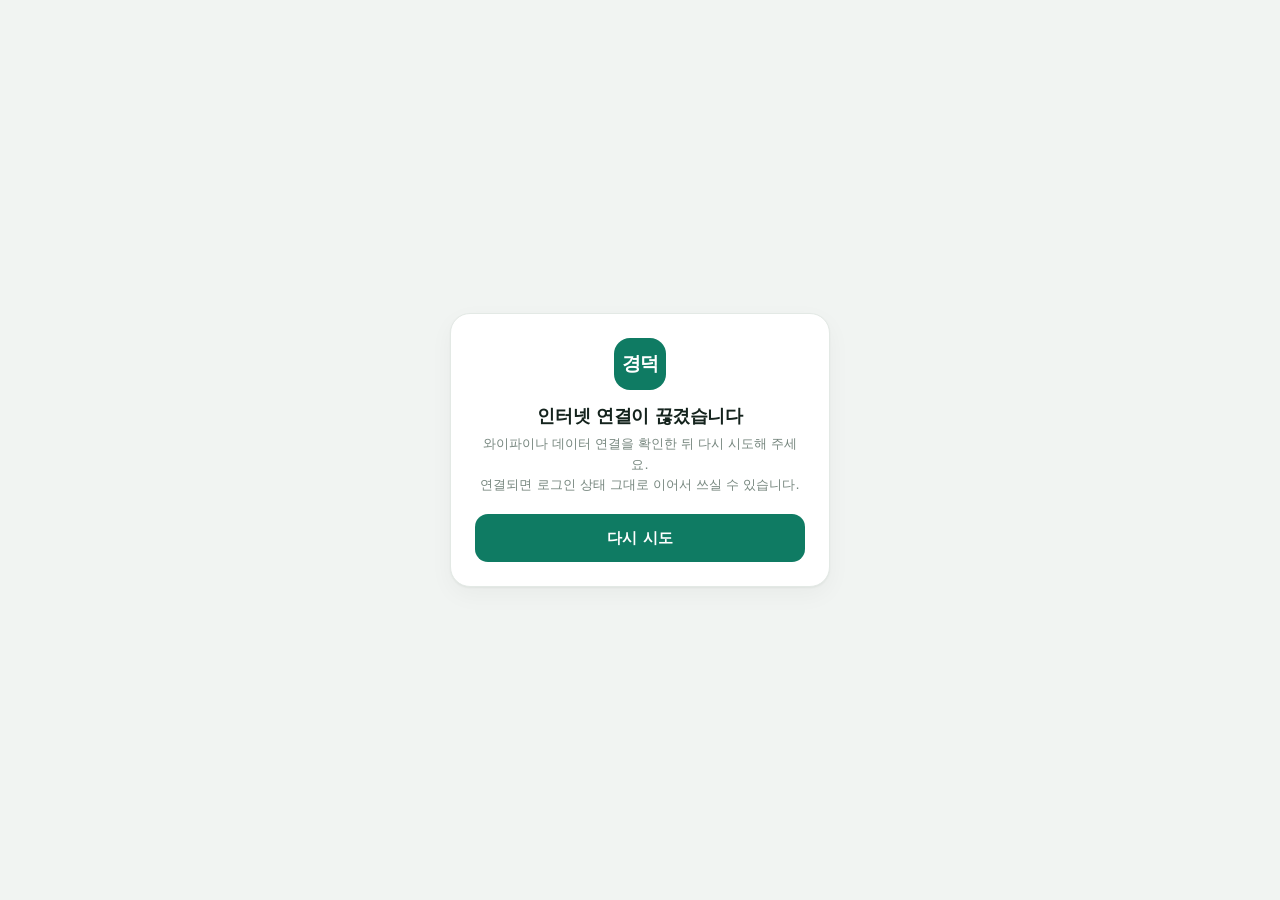
<file: offline.html>
<!doctype html>
<html lang="ko">
<head>
<meta charset="utf-8">
<meta name="viewport" content="width=device-width, initial-scale=1, viewport-fit=cover">
<meta name="theme-color" content="#0f7b63">
<meta name="robots" content="noindex, nofollow">
<title>오프라인 · 경덕농수산 통합포털</title>
<style>
  :root{--brand:#0f7b63;--ink:#14231d;--muted:#77877f}
  *{box-sizing:border-box}
  html,body{height:100%}
  body{margin:0;display:flex;align-items:center;justify-content:center;padding:24px;
       background:#f1f4f2;color:var(--ink);
       font-family:system-ui,-apple-system,"Apple SD Gothic Neo","Malgun Gothic","Noto Sans KR",sans-serif}
  .box{width:100%;max-width:380px;background:#fff;border:1px solid #e3e9e5;border-radius:20px;
       box-shadow:0 1px 2px rgba(16,32,22,.05),0 8px 24px rgba(16,32,22,.04);padding:24px;text-align:center}
  .bm{width:52px;height:52px;margin:0 auto 14px;border-radius:16px;background:var(--brand);color:#fff;
      display:grid;place-items:center;font-weight:800;font-size:19px;letter-spacing:-1px}
  h1{margin:0 0 6px;font-size:18px;letter-spacing:-.4px}
  p{margin:0 0 18px;font-size:13px;line-height:1.6;color:var(--muted)}
  button{width:100%;height:48px;border:0;border-radius:13px;background:var(--brand);color:#fff;
         font-size:15px;font-weight:800;font-family:inherit;cursor:pointer}
  button:active{background:#0a5a48}
</style>
</head>
<body>
  <div class="box">
    <div class="bm">경덕</div>
    <h1>인터넷 연결이 끊겼습니다</h1>
    <p>와이파이나 데이터 연결을 확인한 뒤 다시 시도해 주세요.<br>연결되면 로그인 상태 그대로 이어서 쓰실 수 있습니다.</p>
    <button id="retry" type="button">다시 시도</button>
  </div>
<script>
  document.getElementById('retry').addEventListener('click', function(){
    location.replace('/');
  });
  window.addEventListener('online', function(){ location.replace('/'); });
</script>
</body>
</html>
</file>
<file: price-manager/style.css>
:root{
  --bg:#f1f4f2; --card:#fff; --ink:#14231d; --ink2:#31423a; --muted:#77877f;
  --line:#e3e9e5; --line2:#eef2ef; --brand:#0f7b63; --brand-dark:#0a5a48;
  --brand-soft:#e6f4ef; --brand-line:#bfe0d4;
  --danger:#c0453c; --danger-soft:#fdecea; --warn:#b26a00; --warn-soft:#fff5e5;
  --ok:#1f7a4d; --ok-soft:#e8f5ee;
  --radius:16px; --shadow:0 1px 2px rgba(16,32,22,.05), 0 8px 24px rgba(16,32,22,.04);
  --safe-b:env(safe-area-inset-bottom,0px);
}
*{box-sizing:border-box;-webkit-tap-highlight-color:transparent}
html,body{margin:0;padding:0}
body{background:var(--bg);color:var(--ink);
  font-family:system-ui,-apple-system,"Apple SD Gothic Neo","Malgun Gothic","Noto Sans KR","Helvetica Neue",sans-serif;
  font-size:15px;line-height:1.5;-webkit-text-size-adjust:100%;overflow-x:hidden}
button{font-family:inherit;font-size:inherit;color:inherit;cursor:pointer}
input,select,textarea{font-family:inherit;font-size:16px;color:inherit}
input[type=number]::-webkit-outer-spin-button,input[type=number]::-webkit-inner-spin-button{-webkit-appearance:none;margin:0}
input[type=number]{-moz-appearance:textfield;appearance:textfield}
a{color:inherit;text-decoration:none}
b,strong{font-weight:800}
[hidden]{display:none !important}
h1,h2,h3{margin:0}

/* ───────── 공통 ───────── */
.brand{display:flex;align-items:center;gap:11px}
.bm{width:46px;height:46px;flex:0 0 auto;border-radius:14px;background:var(--brand);color:#fff;
  display:grid;place-items:center;font-weight:800;font-size:20px}
.bm.sm{width:36px;height:36px;border-radius:11px;font-size:16px}
.brandtxt b{display:block;font-size:16px;letter-spacing:-.3px}
.brandtxt span{display:block;font-size:12px;color:var(--muted);margin-top:1px}
.chip{display:inline-flex;align-items:center;gap:6px;background:#fff;border:1px solid var(--line);
  border-radius:999px;padding:4px 10px 4px 5px;font-size:12.5px;font-weight:700;color:var(--ink2)}
.chip .av{width:23px;height:23px;border-radius:50%;background:var(--brand-soft);color:var(--brand-dark);
  display:grid;place-items:center;font-size:11px;font-weight:800}
.btn{border:1px solid var(--line);background:#fff;border-radius:12px;padding:10px 14px;font-weight:700;font-size:14px}
.btn.soft{background:#fff}
.btn.primary{background:var(--brand);border-color:var(--brand);color:#fff;box-shadow:0 6px 14px rgba(15,123,99,.18)}
.btn.big{width:100%;height:50px;font-size:15.5px;border-radius:13px}
.btn.danger{color:var(--danger);border-color:#f2d4d1}
.btn:active{transform:translateY(1px)}
.iconbtn{border:0;background:none;width:38px;height:38px;border-radius:10px;display:grid;place-items:center;
  font-size:18px;color:var(--ink2)}
.iconbtn:active{background:#eef2ef}
.tag{display:inline-block;padding:1px 7px;border-radius:6px;background:var(--brand-soft);color:var(--brand-dark);
  font-size:11px;font-weight:800;white-space:nowrap}
.tag.gray{background:#eef2ef;color:var(--muted)}
.tag.red{background:#fdeceb;color:var(--danger)}
/* 시트 동기화 상태 */
.syncchip{padding-left:9px;max-width:190px}
.syncchip .nm{font-size:11.5px;font-weight:700;white-space:nowrap;overflow:hidden;text-overflow:ellipsis}
.syncchip .sdot{width:8px;height:8px;border-radius:50%;background:#b9c5be;flex:0 0 auto}
.syncchip .sdot.ok{background:#12a06f}
.syncchip .sdot.saving,.syncchip .sdot.sync,.syncchip .sdot.first{background:#e0a21a;animation:pulse 1.1s infinite}
.syncchip .sdot.error{background:var(--danger)}
.syncchip.bad{border-color:#f2d4d1;color:var(--danger)}
.syncchip.ok .nm{color:var(--brand-dark)}
@keyframes pulse{0%,100%{opacity:1}50%{opacity:.35}}
.ssohint{font-size:11.5px;color:var(--brand-dark);font-weight:700;text-align:center;margin-top:6px;line-height:1.45}
@media (max-width:520px){
  .top{padding:8px 10px 6px;gap:6px}
  .top .brandtxt span{display:none}
  .top .brandtxt b{font-size:14px}
  .top .bm.sm{width:32px;height:32px;border-radius:10px;font-size:14px}
  .top #top-who{padding:3px 8px 3px 4px}
  .top #top-who .nm{max-width:66px;display:inline-block;overflow:hidden;text-overflow:ellipsis;white-space:nowrap}
  .syncchip{max-width:146px;padding-left:7px}
  .syncchip .nm{font-size:11px}
}
@media (max-width:430px){
  .top #top-who .nm{display:none}
  .top #top-who{padding:3px 3px}
}
.itemlist .syncrow{display:flex;justify-content:space-between;font-size:12.5px}
.note{font-size:12px;color:var(--muted);line-height:1.45;margin:8px 0 0}
.foot{text-align:center;font-size:11.5px;color:#9aa8a1;margin:22px 0 30px}

/* ───────── 잠금 ───────── */
#gate{min-height:100vh;min-height:100dvh;display:flex;flex-direction:column;justify-content:center;
  padding:26px 16px calc(26px + var(--safe-b))}
.gatewrap{width:100%;max-width:420px;margin:0 auto}
.gatewrap .brand{margin-bottom:15px}
.authcard{background:var(--card);border:1px solid var(--line);border-radius:20px;box-shadow:var(--shadow);padding:20px}
.authcard h1{font-size:20px;letter-spacing:-.5px;margin-bottom:4px}
.lead{margin:0 0 16px;font-size:13px;color:var(--muted);line-height:1.5}
.field{margin-bottom:11px}
.lbl{display:block;font-size:12px;font-weight:800;color:var(--ink2);margin-bottom:6px}
.inp{width:100%;height:48px;border:1px solid var(--line);border-radius:12px;padding:0 13px;background:#fbfcfb;outline:none}
.inp:focus{border-color:var(--brand-line);background:#fff;box-shadow:0 0 0 3px rgba(15,123,99,.1)}
.keep{display:flex;align-items:center;gap:7px;color:var(--ink2);font-weight:700;font-size:13px;margin:2px 0 4px}
.keep input{width:17px;height:17px;accent-color:var(--brand)}
.authmsg{min-height:18px;font-size:12.5px;font-weight:800;color:var(--danger);margin:6px 0 8px}
.authmsg.ok{color:var(--brand-dark)}
.authbtn{width:100%;height:50px;border:0;border-radius:13px;background:var(--brand);color:#fff;
  font-weight:800;font-size:15.5px;box-shadow:0 6px 14px rgba(15,123,99,.22)}
.authbtn[disabled]{opacity:.6}
.syncnote{font-size:11.5px;font-weight:600;color:#87948d;text-align:center;margin-top:10px;line-height:1.45}
.gatesub{display:flex;justify-content:space-between;margin-top:14px}
.linkbtn{background:none;border:0;padding:2px;color:var(--muted);font-size:12.5px;text-decoration:underline}

/* ───────── 상단 · 탭 ───────── */
.top{position:sticky;top:0;z-index:30;background:rgba(241,244,242,.94);backdrop-filter:blur(8px);
  display:flex;align-items:center;justify-content:space-between;gap:10px;
  padding:10px 14px 8px;border-bottom:1px solid var(--line)}
.topr{display:flex;align-items:center;gap:4px}
.tabs{position:sticky;top:57px;z-index:29;display:flex;gap:4px;background:rgba(241,244,242,.96);
  backdrop-filter:blur(8px);padding:6px 10px 8px;border-bottom:1px solid var(--line);overflow-x:auto}
.tab{flex:1;min-width:0;border:1px solid transparent;background:transparent;border-radius:12px;
  padding:7px 2px;display:flex;flex-direction:column;align-items:center;gap:2px;
  font-size:11.5px;font-weight:800;color:var(--muted)}
.tab .em{font-size:16px;line-height:1.15}
.tab.on{background:#fff;border-color:var(--line);color:var(--brand-dark);box-shadow:0 1px 2px rgba(16,32,22,.05)}
main{max-width:920px;margin:0 auto;padding:12px 12px calc(24px + var(--safe-b))}
.view{animation:fade .16s ease}
@keyframes fade{from{opacity:.4}to{opacity:1}}

/* ───────── 검색·툴바 ───────── */
.toolbar{display:flex;gap:8px;align-items:center;margin-bottom:8px}
.searchbox{position:relative;flex:1;min-width:0}
.searchbox .mag{position:absolute;left:11px;top:50%;transform:translateY(-50%);font-size:14px;opacity:.55}
.searchbox input{width:100%;height:46px;border:1px solid var(--line);border-radius:13px;background:#fff;
  padding:0 36px;outline:none}
.searchbox input:focus{border-color:var(--brand-line);box-shadow:0 0 0 3px rgba(15,123,99,.1)}
.searchbox .clr{position:absolute;right:6px;top:50%;transform:translateY(-50%);border:0;background:none;
  color:var(--muted);font-size:14px;padding:8px}
.selcat,.selch{height:46px;border:1px solid var(--line);border-radius:13px;background:#fff;padding:0 10px;max-width:42%}
.statline{font-size:12.5px;color:var(--muted);margin:2px 2px 10px;font-weight:600}
.statline b{color:var(--ink)}
.rowbtn{display:flex;gap:8px;margin:0 0 12px;flex-wrap:wrap}
.rowbtn .btn{flex:1;min-width:140px;white-space:nowrap;overflow:hidden;text-overflow:ellipsis}
.more{text-align:center;font-size:12px;color:var(--muted);padding:14px}

/* ───────── 원물 목록 ───────── */
.mlist{display:flex;flex-direction:column;gap:8px}
.mcard{display:grid;grid-template-columns:1fr auto;gap:2px 10px;align-items:center;text-align:left;
  background:#fff;border:1px solid var(--line);border-radius:14px;padding:11px 13px;box-shadow:var(--shadow)}
.mcard:active{border-color:var(--brand-line)}
.mcard .nm{font-weight:800;font-size:15.5px;letter-spacing:-.2px;grid-column:1}
.mcard .sub{font-size:11.5px;color:var(--muted);grid-column:1;font-weight:600;
  overflow:hidden;text-overflow:ellipsis;white-space:nowrap}
.mcard .pr{grid-column:2;grid-row:1/3;text-align:right;font-weight:800;font-size:15px;color:var(--brand-dark);
  white-space:nowrap}
.mcard .pr small{font-weight:700;font-size:10.5px;color:var(--muted);margin-left:2px}
.mcard .pr.multi{color:var(--warn)}
.mcard .badge{font-size:10.5px;font-weight:800;color:var(--warn);background:var(--warn-soft);
  border-radius:6px;padding:1px 6px;margin-left:6px}

/* ───────── 전체품목 ───────── */
.tblhead{display:none}
.plist{display:flex;flex-direction:column;gap:7px}
.prow{background:#fff;border:1px solid var(--line);border-radius:13px;padding:9px 12px;
  display:grid;grid-template-columns:1fr auto;gap:1px 8px;text-align:left;box-shadow:var(--shadow)}
.prow .nm{font-weight:800;font-size:14.5px;letter-spacing:-.2px}
.prow .sub{font-size:11.5px;color:var(--muted);font-weight:600}
.prow .px{grid-column:2;grid-row:1/3;text-align:right;white-space:nowrap}
.prow .px b{display:block;font-size:15px;color:var(--brand-dark)}
.prow .px span{font-size:10.5px;color:var(--muted);font-weight:700}
.prow .cols{grid-column:1/3;display:flex;gap:10px;flex-wrap:wrap;margin-top:5px;padding-top:5px;
  border-top:1px dashed var(--line2);font-size:11.5px;color:var(--ink2);font-weight:600}
.prow .cols i{font-style:normal;color:var(--muted);font-weight:700;margin-right:3px}

/* ───────── 가격비교 ───────── */
.cmpbox{background:#fff;border:1px solid var(--line);border-radius:16px;padding:12px;margin-bottom:10px;box-shadow:var(--shadow)}
.lbl2{font-size:12px;font-weight:800;color:var(--ink2);display:block;margin-bottom:7px}
.chips{display:flex;gap:6px;flex-wrap:wrap}
.chips button{border:1px solid var(--line);background:#fbfcfb;border-radius:999px;padding:7px 12px;
  font-size:12.5px;font-weight:800;color:var(--ink2)}
.chips button.on{background:var(--brand);border-color:var(--brand);color:#fff}
.cmpopt{margin-top:10px;display:flex;gap:8px;align-items:center;flex-wrap:wrap}
.seg{display:inline-flex;background:#f1f4f2;border:1px solid var(--line);border-radius:10px;padding:2px}
.seg button{border:0;background:none;border-radius:8px;padding:6px 11px;font-size:12.5px;font-weight:800;color:var(--muted)}
.seg button.on{background:#fff;color:var(--brand-dark);box-shadow:0 1px 2px rgba(16,32,22,.08)}
.cust{display:flex;gap:8px;align-items:center}
.cust label{font-size:12px;font-weight:700;color:var(--ink2);display:flex;align-items:center;gap:5px}
.cust input{width:70px;height:34px;border:1px solid var(--line);border-radius:9px;padding:0 8px;background:#fbfcfb}
.addbox{position:relative;background:#fff;border:1px solid var(--line);border-radius:16px;padding:12px;
  margin-bottom:10px;box-shadow:var(--shadow)}
.addbox .rowbtn{margin:8px 0 0}
.sug{position:absolute;left:12px;right:12px;top:62px;z-index:20;background:#fff;border:1px solid var(--line);
  border-radius:12px;box-shadow:0 12px 28px rgba(16,32,22,.14);overflow:hidden;max-height:290px;overflow-y:auto}
.sug button{display:block;width:100%;text-align:left;border:0;background:#fff;padding:10px 12px;border-bottom:1px solid var(--line2)}
.sug button:last-child{border-bottom:0}
.sug b{font-size:13.5px}
.sug span{display:block;font-size:11.5px;color:var(--muted);font-weight:600}
.sum{display:flex;gap:8px;flex-wrap:wrap;margin-bottom:10px}
.sum div{background:#fff;border:1px solid var(--line);border-radius:12px;padding:7px 10px;font-size:11.5px;
  color:var(--muted);font-weight:700;box-shadow:var(--shadow);white-space:nowrap}
.sum div b{display:inline-block;font-size:17px;color:var(--ink);letter-spacing:-.4px;margin:0 1px}
.sum div.bad b{color:var(--danger)}
.clist{display:flex;flex-direction:column;gap:8px}
.crow{background:#fff;border:1px solid var(--line);border-radius:14px;padding:11px 12px;box-shadow:var(--shadow)}
.crow .top2{display:flex;justify-content:space-between;gap:8px;align-items:flex-start}
.crow .nm{font-weight:800;font-size:14.5px}
.crow .sub{font-size:11.5px;color:var(--muted);font-weight:600}
.crow .st{font-size:11px;font-weight:800;border-radius:7px;padding:2px 8px;white-space:nowrap}
.st.ok{background:var(--ok-soft);color:var(--ok)}
.st.warn{background:var(--warn-soft);color:var(--warn)}
.st.bad{background:var(--danger-soft);color:var(--danger)}
.crow .io{display:flex;align-items:center;gap:8px;margin-top:9px;flex-wrap:wrap}
.crow .io label{font-size:11.5px;font-weight:800;color:var(--ink2)}
.crow .io input{width:110px;height:38px;border:1px solid var(--line);border-radius:10px;padding:0 10px;
  background:#fbfcfb;font-weight:800;text-align:right}
.crow .calc{display:flex;gap:14px;flex-wrap:wrap;margin-top:8px;padding-top:8px;border-top:1px dashed var(--line2);
  font-size:11.5px;color:var(--ink2);font-weight:600}
.crow .calc i{font-style:normal;color:var(--muted);font-weight:700;margin-right:3px}
.crow .calc b{font-size:13px}
.crow .diff.pos b{color:var(--ok)}
.crow .diff.neg b{color:var(--danger)}
.crow .rm{margin-left:auto;border:0;background:none;color:var(--muted);font-size:15px;padding:2px 4px}

/* ───────── 시트(상세) ───────── */
.sheet{position:fixed;inset:0;z-index:60;background:var(--bg);display:flex;flex-direction:column;
  animation:slide .18s ease}
@keyframes slide{from{transform:translateX(18px);opacity:.5}to{transform:none;opacity:1}}
.shead{display:flex;align-items:center;gap:6px;padding:8px 10px;background:rgba(241,244,242,.96);
  backdrop-filter:blur(8px);border-bottom:1px solid var(--line);position:sticky;top:0}
.stitle{flex:1;min-width:0}
.stitle b{display:block;font-size:16px;letter-spacing:-.3px;overflow:hidden;text-overflow:ellipsis;white-space:nowrap}
.stitle span{display:block;font-size:11.5px;color:var(--muted);font-weight:600}
.sbody{flex:1;overflow-y:auto;padding:12px 12px calc(30px + var(--safe-b));max-width:920px;margin:0 auto;width:100%}
.applybox{background:#fff;border:1px solid var(--line);border-radius:16px;padding:13px;box-shadow:var(--shadow);margin-bottom:12px}
.aplabel{font-size:12px;font-weight:800;color:var(--ink2);margin-bottom:7px}
.aplabel .unit{color:var(--muted);font-weight:700}
.aprow{display:flex;align-items:center;gap:8px}
.aprow input{flex:1;min-width:0;height:52px;border:1px solid var(--brand-line);border-radius:12px;background:#fbfdfc;
  padding:0 14px;font-size:22px;font-weight:800;text-align:right;letter-spacing:-.5px;outline:none}
.aprow input:focus{background:#fff;box-shadow:0 0 0 3px rgba(15,123,99,.12)}
.step{width:46px;height:52px;border:1px solid var(--line);border-radius:12px;background:#fff;font-size:20px;font-weight:800;color:var(--ink2)}
.quick{display:flex;gap:6px;margin-top:8px}
.quick button{flex:1;height:34px;border:1px solid var(--line);border-radius:9px;background:#fbfcfb;font-size:12px;font-weight:800;color:var(--ink2)}
.chk{display:flex;align-items:flex-start;gap:7px;font-size:12px;color:var(--ink2);font-weight:600;margin:10px 0 4px}
.chk input{width:17px;height:17px;accent-color:var(--brand);margin-top:1px}
.chg{margin-top:9px;font-size:12px;font-weight:700;color:var(--ink2)}
.chg .up{color:var(--danger)}
.chg .dn{color:var(--brand-dark)}
.chg table{width:100%;border-collapse:collapse;margin-top:6px;font-size:12px}
.chg th{font-size:10.5px;color:var(--muted);font-weight:800;text-align:right;padding:4px 3px;border-bottom:1px solid var(--line2)}
.chg th:first-child{text-align:left}
.chg td{padding:4px 3px;text-align:right;border-bottom:1px solid var(--line2);font-variant-numeric:tabular-nums}
.chg td:first-child{text-align:left;font-weight:700;max-width:120px;overflow:hidden;text-overflow:ellipsis;white-space:nowrap}
.slisthead{display:flex;justify-content:space-between;margin:4px 2px 7px;font-size:12px;font-weight:800;color:var(--ink2)}
.ilist{display:flex;flex-direction:column;gap:7px}
.irow{background:#fff;border:1px solid var(--line);border-radius:13px;padding:10px 12px;text-align:left;
  display:block;width:100%;box-shadow:var(--shadow)}
.irow .l1{display:flex;align-items:center;gap:6px;flex-wrap:wrap}
.irow .l1 b{font-size:14px;letter-spacing:-.2px}
.irow .l2{font-size:11.5px;color:var(--muted);font-weight:600;margin-top:2px}
.irow .l3{display:flex;gap:12px;flex-wrap:wrap;margin-top:6px;font-size:11.5px;color:var(--ink2);font-weight:600}
.irow .l3 b{font-size:13.5px;color:var(--brand-dark);font-variant-numeric:tabular-nums}
.irow .l3 i{font-style:normal;color:var(--muted);font-weight:700;margin-right:3px}

/* ───────── 편집 폼 ───────── */
.form2{background:#fff;border:1px solid var(--line);border-radius:16px;padding:14px;box-shadow:var(--shadow)}
.form2 label{display:block;font-size:12px;font-weight:800;color:var(--ink2);margin-bottom:11px}
.form2 input,.form2 select{display:block;width:100%;height:44px;margin-top:5px;border:1px solid var(--line);
  border-radius:11px;padding:0 11px;background:#fbfcfb;outline:none;font-weight:700}
.form2 input:focus,.form2 select:focus{border-color:var(--brand-line);background:#fff}
.form2 .two{display:grid;grid-template-columns:1fr 1fr;gap:9px}
.form2 .hint{display:block;font-size:10.5px;color:var(--muted);font-weight:600;margin-top:3px}
.calcnow{background:#fff;border:1px solid var(--line);border-radius:14px;padding:11px 13px;margin:10px 0;
  font-size:12.5px;font-weight:700;color:var(--ink2);box-shadow:var(--shadow)}
.calcnow b{color:var(--brand-dark);font-size:14px}
#ed-save{margin-top:2px}

/* ───────── 설정 ───────── */
.card{background:#fff;border:1px solid var(--line);border-radius:16px;padding:14px;margin-bottom:11px;box-shadow:var(--shadow)}
.card h2{font-size:14.5px;letter-spacing:-.2px;margin-bottom:8px;display:flex;align-items:center;gap:6px}
.kv{display:flex;justify-content:space-between;font-size:13px;padding:5px 0;border-bottom:1px solid var(--line2)}
.kv:last-of-type{border-bottom:0}
.kv span{color:var(--muted);font-weight:600}
.card .rowbtn{margin:10px 0 0}
.loglist{display:flex;flex-direction:column;gap:6px;max-height:240px;overflow-y:auto}
.logrow{font-size:12px;color:var(--ink2);background:#fbfcfb;border:1px solid var(--line2);border-radius:9px;padding:7px 9px}
.logrow b{font-size:12.5px}
.logrow span{color:var(--muted);font-weight:700;margin-left:5px}

/* ───────── 토스트·모달 ───────── */
.toast{position:fixed;left:50%;bottom:calc(22px + var(--safe-b));transform:translate(-50%,14px);z-index:90;
  background:#14231d;color:#fff;font-size:13px;font-weight:700;padding:11px 16px;border-radius:12px;
  opacity:0;pointer-events:none;transition:.22s;max-width:88vw;text-align:center;box-shadow:0 10px 26px rgba(0,0,0,.22)}
.toast.on{opacity:1;transform:translate(-50%,0)}
.toast.err{background:#8d2b24}
.modal{position:fixed;inset:0;z-index:95;background:rgba(12,24,18,.42);display:flex;align-items:flex-end;
  justify-content:center;padding:16px 16px calc(16px + var(--safe-b))}
.mbox{background:#fff;border-radius:18px;padding:17px;width:100%;max-width:420px;box-shadow:0 20px 50px rgba(0,0,0,.25)}
.mbox h3{font-size:16px;margin-bottom:6px}
.mbox p{font-size:13px;color:var(--muted);line-height:1.5;margin:0 0 12px}
.mbox input{width:100%;height:46px;border:1px solid var(--line);border-radius:11px;padding:0 12px;background:#fbfcfb;
  margin-bottom:10px;outline:none}
.mbox .acts{display:flex;gap:8px}
.mbox .acts .btn{flex:1}

/* ───────── PC ───────── */
@media (min-width:760px){
  body{font-size:15px}
  .top{padding:12px 22px}
  .tabs{top:61px;padding:8px 22px}
  .tab{flex-direction:row;gap:7px;font-size:13.5px;padding:9px 14px;justify-content:center}
  .tab .em{font-size:16px}
  main{padding:18px 22px 40px}
  .mlist{display:grid;grid-template-columns:repeat(2,1fr);gap:9px}
  .plist{display:grid;grid-template-columns:repeat(2,1fr);gap:9px}
  .clist{display:grid;grid-template-columns:repeat(2,1fr);gap:9px}
  .rowbtn .btn{flex:0 1 auto;min-width:0}
  .sread{max-width:100%}
  .sheet{background:rgba(12,24,18,.35);align-items:center;justify-content:center;padding:24px}
  .sheet>.shead,.sheet>.sbody{background:var(--bg)}
  .sheet{display:flex}
  .sheet .shead{width:100%;max-width:920px;border-radius:18px 18px 0 0;border:1px solid var(--line);border-bottom:0}
  .sheet>.sbody{width:100%;max-width:920px;border:1px solid var(--line);border-top:0;border-radius:0 0 18px 18px;
    max-height:78vh}
  .modal{align-items:center}
  .tblhead{display:none}
}
@media (max-width:380px){
  .tab span:last-child{font-size:10.5px}
  .aprow input{font-size:20px}
}
@media print{
  .top,.tabs,.rowbtn,.toolbar,#cmp-actions,.foot{display:none !important}
}

/* ───────── 엑셀 올리기 결과 안내 · 미매칭 줄 ───────── */
.impnote{background:#f2f7f4;border:1px solid var(--brand-line);border-radius:12px;padding:9px 11px;
  font-size:12px;color:var(--ink2);font-weight:700;line-height:1.5;margin-bottom:10px}
.impnote.err{background:#fdf1f0;border-color:#f2d4d1;color:var(--danger)}
.impnote .note{display:inline-block;margin:3px 0 0;font-weight:600}
.impnote b.red{color:var(--danger)}
.crow.miss{border-color:#f2d4d1;background:#fffdfd}
.crow .stmt{margin-top:2px}
.crow .mact{display:flex;align-items:center;gap:8px;flex-wrap:wrap;margin-top:9px;padding-top:8px;border-top:1px dashed var(--line2)}
.crow .mact .cst{font-size:11.5px;font-weight:800;color:var(--ink2);display:flex;align-items:center;gap:5px}
.crow .mact .cst input{width:92px;height:34px;border:1px solid var(--line);border-radius:9px;padding:0 9px;
  background:#fbfcfb;font-weight:800;text-align:right}
.crow .near{display:flex;align-items:center;gap:5px;flex-wrap:wrap;margin-top:7px;font-size:11px;color:var(--muted);font-weight:700}
.crow .near button{border:1px solid var(--line);background:#fff;border-radius:8px;padding:3px 7px;font-size:11px;
  font-weight:800;color:var(--ink2)}
.btn.sm{padding:7px 10px;font-size:12px;border-radius:10px}
.lklist{max-height:52vh;overflow-y:auto;display:flex;flex-direction:column;gap:6px;margin:10px 0 4px}
.lkrow{display:block;width:100%;text-align:left;border:1px solid var(--line);background:#fff;border-radius:11px;padding:8px 10px}
.lkrow b{display:block;font-size:13.5px}
.lkrow span{display:block;font-size:11.5px;color:var(--muted);font-weight:600;margin-top:2px}
.mbox #lk-q{width:100%;height:44px;border:1px solid var(--line);border-radius:11px;padding:0 11px;background:#fbfcfb;font-weight:700}
</file>
<file: production-log/style.css>
/* 경덕농수산 원물정보 · 생산일지 — 공통 화면 스타일 */
:root{
  --bg:#f1f4f2;--card:#fff;--ink:#14231d;--ink2:#31423a;--muted:#77877f;
  --line:#e3e9e5;--line2:#eef2ef;--brand:#0f7b63;--brand-dark:#0a5a48;
  --brand-soft:#e6f4ef;--brand-line:#bfe0d4;--danger:#c0453c;--danger-soft:#fdecea;
  --warn:#a8730a;--warn-soft:#fff7e8;--warn-line:#f2dfb8;
  --radius:16px;--shadow:0 1px 2px rgba(16,32,22,.05),0 8px 24px rgba(16,32,22,.04);
  --safe-b:env(safe-area-inset-bottom,0px);
}
*{box-sizing:border-box;-webkit-tap-highlight-color:transparent}
html,body{margin:0;padding:0}
body{background:var(--bg);color:var(--ink);font-family:system-ui,-apple-system,"Apple SD Gothic Neo","Malgun Gothic","Noto Sans KR",sans-serif;
     font-size:15px;line-height:1.5;-webkit-text-size-adjust:100%;overflow-x:hidden}
button{font-family:inherit;font-size:inherit;color:inherit;cursor:pointer}
input,select,textarea{font-family:inherit;font-size:16px;color:inherit}
a{color:inherit;text-decoration:none}
b,strong{font-weight:800}
[hidden]{display:none !important}
.topbar{position:sticky;top:0;z-index:30;background:rgba(241,244,242,.95);-webkit-backdrop-filter:blur(10px);backdrop-filter:blur(10px);border-bottom:1px solid var(--line)}
.topbar .in{max-width:760px;margin:0 auto;display:flex;align-items:center;gap:8px;padding:8px 12px}
.tb-back{border:1px solid var(--line);background:#fff;border-radius:10px;height:36px;padding:0 10px;font-size:13px;font-weight:800;color:var(--ink2);white-space:nowrap}
.tb-title{font-size:16px;font-weight:800;letter-spacing:-.4px;white-space:nowrap;overflow:hidden;text-overflow:ellipsis}
.tb-sp{flex:1}
.chip{display:inline-flex;align-items:center;gap:6px;height:32px;padding:0 10px;border:1px solid var(--line);background:#fff;border-radius:999px;
      font-size:12px;font-weight:800;color:var(--ink2);white-space:nowrap;max-width:46vw;overflow:hidden;text-overflow:ellipsis}
.chip.sync.err{border-color:#f0c9c5;color:var(--danger);background:var(--danger-soft)}
.chip.sync.ok{border-color:var(--brand-line);color:var(--brand-dark);background:var(--brand-soft)}
.chip.user{background:var(--brand-soft);border-color:var(--brand-line);color:var(--brand-dark)}
main{max-width:760px;margin:0 auto;padding:14px 12px calc(30px + var(--safe-b))}
.card{background:var(--card);border:1px solid var(--line);border-radius:var(--radius);box-shadow:var(--shadow);padding:14px;margin-bottom:12px}
.card h2{margin:0 0 4px;font-size:15px;letter-spacing:-.3px;display:flex;align-items:center;gap:7px;flex-wrap:wrap}
.card .sub{margin:0 0 12px;font-size:12px;color:var(--muted);line-height:1.45}
.field{margin-bottom:10px}
.lbl{display:block;font-size:12px;font-weight:800;color:var(--ink2);margin-bottom:5px}
.lbl .req{color:var(--danger)}
.inp{width:100%;height:44px;border:1px solid var(--line);border-radius:11px;padding:0 11px;background:#fbfcfb;outline:none}
textarea.inp{height:auto;min-height:64px;padding:9px 11px;line-height:1.5;resize:vertical}
.inp:focus{border-color:var(--brand-line);background:#fff;box-shadow:0 0 0 3px rgba(15,123,99,.1)}
.inp:disabled{background:#f3f5f4;color:var(--muted)}
.grid2{display:grid;grid-template-columns:1fr 1fr;gap:9px}
.grid3{display:grid;grid-template-columns:1fr 1fr 1fr;gap:9px}
@media(max-width:520px){.grid3{grid-template-columns:1fr 1fr}}
.btn{height:44px;border:0;border-radius:12px;background:var(--brand);color:#fff;font-weight:800;padding:0 15px;box-shadow:0 4px 10px rgba(15,123,99,.18)}
.btn:active{transform:translateY(1px)}
.btn.soft{background:var(--brand-soft);color:var(--brand-dark);box-shadow:none;border:1px solid var(--brand-line)}
.btn.gray{background:#fff;color:var(--ink2);border:1px solid var(--line);box-shadow:none}
.btn.danger{background:var(--danger-soft);color:var(--danger);border:1px solid #f0c9c5;box-shadow:none}
.btn.sm{height:36px;font-size:13px;padding:0 11px;border-radius:10px}
.btn.block{width:100%}
.btn:disabled{opacity:.55}
.row{display:flex;gap:8px;flex-wrap:wrap}
.row>.btn{flex:1;min-width:120px}
.list{display:grid;gap:9px}
.item{display:flex;gap:11px;background:#fff;border:1px solid var(--line);border-radius:14px;box-shadow:var(--shadow);padding:10px;align-items:center}
.item:active{background:#f7faf8}
.item .thumb{width:56px;height:56px;flex:0 0 auto;border-radius:10px;background:var(--brand-soft);border:1px solid var(--brand-line);
             display:grid;place-items:center;font-size:22px;overflow:hidden}
.item .thumb img{width:100%;height:100%;object-fit:cover}
.item .tx{flex:1;min-width:0}
.item .tx b{display:block;font-size:15px;letter-spacing:-.3px;white-space:nowrap;overflow:hidden;text-overflow:ellipsis}
.item .tx span{display:block;font-size:12px;color:var(--muted);margin-top:2px;white-space:nowrap;overflow:hidden;text-overflow:ellipsis}
.item .ar{color:var(--muted);font-size:18px}
.badge{display:inline-flex;align-items:center;font-size:11px;font-weight:800;padding:2px 8px;border-radius:999px;background:var(--brand-soft);color:var(--brand-dark);border:1px solid var(--brand-line);white-space:nowrap}
.badge.gray{background:#f1f3f2;color:var(--muted);border-color:var(--line)}
.badge.warn{background:var(--warn-soft);color:var(--warn);border-color:var(--warn-line)}
.badge.red{background:var(--danger-soft);color:var(--danger);border-color:#f0c9c5}
.badge.blue{background:#eaf1fd;color:#2b5aa8;border-color:#c9d9f4}
.empty{padding:34px 12px;text-align:center;color:var(--muted);font-size:13px;line-height:1.6}
.searchbar{display:flex;gap:8px;margin:0 0 11px}
.searchbar .inp{height:46px;border-radius:13px;background:#fff}
.mask{position:fixed;inset:0;background:rgba(10,24,18,.45);z-index:60;display:flex;align-items:flex-end;justify-content:center}
.mask.center{align-items:center}
.sheet{width:100%;max-width:760px;background:#f7f9f8;border-radius:18px 18px 0 0;max-height:94vh;display:flex;flex-direction:column;overflow:hidden}
.sheet-head{display:flex;align-items:center;gap:8px;padding:12px 14px;background:#fff;border-bottom:1px solid var(--line)}
.sheet-head b{font-size:16px;letter-spacing:-.4px}
.sheet-head .sp{flex:1}
.sheet-body{overflow:auto;padding:12px;flex:1}
.sheet-foot{background:#fff;border-top:1px solid var(--line);padding:10px 12px calc(10px + var(--safe-b));display:flex;gap:8px}
.sheet-foot .btn{flex:1}
.toast{position:fixed;left:50%;bottom:calc(20px + var(--safe-b));transform:translate(-50%,20px);background:#14231d;color:#fff;
       padding:11px 16px;border-radius:12px;font-size:13.5px;font-weight:700;z-index:90;opacity:0;pointer-events:none;transition:.18s;max-width:88vw;text-align:center}
.toast.on{opacity:1;transform:translate(-50%,0)}
.toast.err{background:#8f2f28}
.note{font-size:11.5px;color:var(--muted);line-height:1.5;margin:6px 0 0}
.gate{min-height:80vh;display:flex;flex-direction:column;justify-content:center;align-items:center;text-align:center;padding:24px 18px}
.gate .em{font-size:44px;margin-bottom:10px}
.gate h1{font-size:19px;margin:0 0 6px;letter-spacing:-.5px}
.gate p{font-size:13px;color:var(--muted);margin:0 0 16px;line-height:1.6;max-width:360px}
.gate .inp{max-width:320px;margin-bottom:9px}
.gate .btn{max-width:320px;width:100%}
.sec-title{font-size:12.5px;font-weight:800;color:var(--brand-dark);margin:16px 0 7px;padding-left:8px;border-left:3px solid var(--brand-line)}
.sec-title:first-child{margin-top:0}
.photos{display:grid;grid-template-columns:repeat(auto-fill,minmax(88px,1fr));gap:8px;margin-top:8px}
.pbox{position:relative;aspect-ratio:1;border-radius:11px;overflow:hidden;border:1px solid var(--line);background:#fff}
.pbox img{width:100%;height:100%;object-fit:cover}
.pbox .rep{position:absolute;left:4px;top:4px;background:var(--brand);color:#fff;font-size:10px;font-weight:800;padding:1px 6px;border-radius:7px}
.pbox .del{position:absolute;right:3px;top:3px;width:22px;height:22px;border-radius:50%;border:0;background:rgba(20,35,29,.62);color:#fff;font-size:13px;line-height:1;display:grid;place-items:center}
.padd{aspect-ratio:1;border-radius:11px;border:1.5px dashed var(--brand-line);background:var(--brand-soft);color:var(--brand-dark);
      display:flex;flex-direction:column;align-items:center;justify-content:center;font-size:12px;font-weight:800;gap:4px}
.padd .pl{font-size:20px}
.tabs{display:flex;gap:5px;background:#eef2ef;padding:4px;border-radius:11px;margin-bottom:12px}
.tabs button{flex:1;height:36px;border:0;background:transparent;border-radius:8px;font-size:13px;font-weight:800;color:var(--muted)}
.tabs button.on{background:#fff;color:var(--brand-dark);box-shadow:0 1px 3px rgba(16,32,22,.1)}
.dl{display:grid;grid-template-columns:88px 1fr;gap:8px 10px;font-size:13px}
.dl dt{color:var(--muted);font-weight:700;font-size:12px}
.dl dd{margin:0;word-break:break-word}
.mini{font-size:12px;color:var(--muted)}

/* ── 품목 목록 곁들임 (분류 표시) ── */
.item .tx b .tagm,.pickrow b .tagm{display:inline-block;font-size:10.5px;font-weight:800;color:var(--brand-dark);background:var(--brand-soft);
            border:1px solid var(--brand-line);border-radius:6px;padding:0 5px;margin-left:5px;vertical-align:1px}
.pickrow div span+span{margin-top:1px}
</file>
<file: raw-material/style.css>
/* 경덕농수산 원물정보 · 생산일지 — 공통 화면 스타일 */
:root{
  --bg:#f1f4f2;--card:#fff;--ink:#14231d;--ink2:#31423a;--muted:#77877f;
  --line:#e3e9e5;--line2:#eef2ef;--brand:#0f7b63;--brand-dark:#0a5a48;
  --brand-soft:#e6f4ef;--brand-line:#bfe0d4;--danger:#c0453c;--danger-soft:#fdecea;
  --warn:#a8730a;--warn-soft:#fff7e8;--warn-line:#f2dfb8;
  --radius:16px;--shadow:0 1px 2px rgba(16,32,22,.05),0 8px 24px rgba(16,32,22,.04);
  --safe-b:env(safe-area-inset-bottom,0px);
}
*{box-sizing:border-box;-webkit-tap-highlight-color:transparent}
html,body{margin:0;padding:0}
body{background:var(--bg);color:var(--ink);font-family:system-ui,-apple-system,"Apple SD Gothic Neo","Malgun Gothic","Noto Sans KR",sans-serif;
     font-size:15px;line-height:1.5;-webkit-text-size-adjust:100%;overflow-x:hidden}
button{font-family:inherit;font-size:inherit;color:inherit;cursor:pointer}
input,select,textarea{font-family:inherit;font-size:16px;color:inherit}
a{color:inherit;text-decoration:none}
b,strong{font-weight:800}
[hidden]{display:none !important}
.topbar{position:sticky;top:0;z-index:30;background:rgba(241,244,242,.95);-webkit-backdrop-filter:blur(10px);backdrop-filter:blur(10px);border-bottom:1px solid var(--line)}
.topbar .in{max-width:760px;margin:0 auto;display:flex;align-items:center;gap:8px;padding:8px 12px}
.tb-back{border:1px solid var(--line);background:#fff;border-radius:10px;height:36px;padding:0 10px;font-size:13px;font-weight:800;color:var(--ink2);white-space:nowrap}
.tb-title{font-size:16px;font-weight:800;letter-spacing:-.4px;white-space:nowrap;overflow:hidden;text-overflow:ellipsis}
.tb-sp{flex:1}
.chip{display:inline-flex;align-items:center;gap:6px;height:32px;padding:0 10px;border:1px solid var(--line);background:#fff;border-radius:999px;
      font-size:12px;font-weight:800;color:var(--ink2);white-space:nowrap;max-width:46vw;overflow:hidden;text-overflow:ellipsis}
.chip.sync.err{border-color:#f0c9c5;color:var(--danger);background:var(--danger-soft)}
.chip.sync.ok{border-color:var(--brand-line);color:var(--brand-dark);background:var(--brand-soft)}
.chip.user{background:var(--brand-soft);border-color:var(--brand-line);color:var(--brand-dark)}
main{max-width:760px;margin:0 auto;padding:14px 12px calc(30px + var(--safe-b))}
.card{background:var(--card);border:1px solid var(--line);border-radius:var(--radius);box-shadow:var(--shadow);padding:14px;margin-bottom:12px}
.card h2{margin:0 0 4px;font-size:15px;letter-spacing:-.3px;display:flex;align-items:center;gap:7px;flex-wrap:wrap}
.card .sub{margin:0 0 12px;font-size:12px;color:var(--muted);line-height:1.45}
.field{margin-bottom:10px}
.lbl{display:block;font-size:12px;font-weight:800;color:var(--ink2);margin-bottom:5px}
.lbl .req{color:var(--danger)}
.inp{width:100%;height:44px;border:1px solid var(--line);border-radius:11px;padding:0 11px;background:#fbfcfb;outline:none}
textarea.inp{height:auto;min-height:64px;padding:9px 11px;line-height:1.5;resize:vertical}
.inp:focus{border-color:var(--brand-line);background:#fff;box-shadow:0 0 0 3px rgba(15,123,99,.1)}
.inp:disabled{background:#f3f5f4;color:var(--muted)}
.grid2{display:grid;grid-template-columns:1fr 1fr;gap:9px}
.grid3{display:grid;grid-template-columns:1fr 1fr 1fr;gap:9px}
@media(max-width:520px){.grid3{grid-template-columns:1fr 1fr}}
.btn{height:44px;border:0;border-radius:12px;background:var(--brand);color:#fff;font-weight:800;padding:0 15px;box-shadow:0 4px 10px rgba(15,123,99,.18)}
.btn:active{transform:translateY(1px)}
.btn.soft{background:var(--brand-soft);color:var(--brand-dark);box-shadow:none;border:1px solid var(--brand-line)}
.btn.gray{background:#fff;color:var(--ink2);border:1px solid var(--line);box-shadow:none}
.btn.danger{background:var(--danger-soft);color:var(--danger);border:1px solid #f0c9c5;box-shadow:none}
.btn.sm{height:36px;font-size:13px;padding:0 11px;border-radius:10px}
.btn.block{width:100%}
.btn:disabled{opacity:.55}
.row{display:flex;gap:8px;flex-wrap:wrap}
.row>.btn{flex:1;min-width:120px}
.list{display:grid;gap:9px;grid-template-columns:minmax(0,1fr)}
.item{display:flex;min-width:0;gap:11px;background:#fff;border:1px solid var(--line);border-radius:14px;box-shadow:var(--shadow);padding:10px;align-items:center;text-align:left;width:100%}
.item:active{background:#f7faf8}
.item .thumb{width:56px;height:56px;flex:0 0 auto;border-radius:10px;background:var(--brand-soft);border:1px solid var(--brand-line);
             display:grid;place-items:center;font-size:22px;overflow:hidden}
.item .thumb img{width:100%;height:100%;object-fit:cover}
.item .tx{flex:1;min-width:0}
.item .tx b{display:block;font-size:15px;letter-spacing:-.3px;white-space:nowrap;overflow:hidden;text-overflow:ellipsis}
.item .tx span{display:block;font-size:12px;color:var(--muted);margin-top:2px;white-space:nowrap;overflow:hidden;text-overflow:ellipsis}
.item .ar{color:var(--muted);font-size:18px;flex:0 0 auto;margin-left:auto}
.badge{display:inline-flex;align-items:center;font-size:11px;font-weight:800;padding:2px 8px;border-radius:999px;background:var(--brand-soft);color:var(--brand-dark);border:1px solid var(--brand-line);white-space:nowrap}
.badge.gray{background:#f1f3f2;color:var(--muted);border-color:var(--line)}
.badge.warn{background:var(--warn-soft);color:var(--warn);border-color:var(--warn-line)}
.badge.red{background:var(--danger-soft);color:var(--danger);border-color:#f0c9c5}
.badge.blue{background:#eaf1fd;color:#2b5aa8;border-color:#c9d9f4}
.empty{padding:34px 12px;text-align:center;color:var(--muted);font-size:13px;line-height:1.6}
.searchbar{display:flex;gap:8px;margin:0 0 11px}
.searchbar .inp{height:46px;border-radius:13px;background:#fff}
.mask{position:fixed;inset:0;background:rgba(10,24,18,.45);z-index:60;display:flex;align-items:flex-end;justify-content:center}
.mask.center{align-items:center}
.sheet{width:100%;max-width:760px;background:#f7f9f8;border-radius:18px 18px 0 0;max-height:94vh;display:flex;flex-direction:column;overflow:hidden}
.sheet-head{display:flex;align-items:center;gap:8px;padding:12px 14px;background:#fff;border-bottom:1px solid var(--line)}
.sheet-head b{font-size:16px;letter-spacing:-.4px}
.sheet-head .sp{flex:1}
.sheet-body{overflow:auto;padding:12px;flex:1}
.sheet-foot{background:#fff;border-top:1px solid var(--line);padding:10px 12px calc(10px + var(--safe-b));display:flex;gap:8px}
.sheet-foot .btn{flex:1}
.toast{position:fixed;left:50%;bottom:calc(20px + var(--safe-b));transform:translate(-50%,20px);background:#14231d;color:#fff;
       padding:11px 16px;border-radius:12px;font-size:13.5px;font-weight:700;z-index:90;opacity:0;pointer-events:none;transition:.18s;max-width:88vw;text-align:center}
.toast.on{opacity:1;transform:translate(-50%,0)}
.toast.err{background:#8f2f28}
.note{font-size:11.5px;color:var(--muted);line-height:1.5;margin:6px 0 0}
.gate{min-height:80vh;display:flex;flex-direction:column;justify-content:center;align-items:center;text-align:center;padding:24px 18px}
.gate .em{font-size:44px;margin-bottom:10px}
.gate h1{font-size:19px;margin:0 0 6px;letter-spacing:-.5px}
.gate p{font-size:13px;color:var(--muted);margin:0 0 16px;line-height:1.6;max-width:360px}
.gate .inp{max-width:320px;margin-bottom:9px}
.gate .btn{max-width:320px;width:100%}
.sec-title{font-size:12.5px;font-weight:800;color:var(--brand-dark);margin:16px 0 7px;padding-left:8px;border-left:3px solid var(--brand-line)}
.sec-title:first-child{margin-top:0}
.photos{display:grid;grid-template-columns:repeat(auto-fill,minmax(88px,1fr));gap:8px;margin-top:8px}
.pbox{position:relative;aspect-ratio:1;border-radius:11px;overflow:hidden;border:1px solid var(--line);background:#fff}
.pbox img{width:100%;height:100%;object-fit:cover}
.pbox .rep{position:absolute;left:4px;top:4px;background:var(--brand);color:#fff;font-size:10px;font-weight:800;padding:1px 6px;border-radius:7px}
.pbox .del{position:absolute;right:3px;top:3px;width:22px;height:22px;border-radius:50%;border:0;background:rgba(20,35,29,.62);color:#fff;font-size:13px;line-height:1;display:grid;place-items:center}
.padd{aspect-ratio:1;border-radius:11px;border:1.5px dashed var(--brand-line);background:var(--brand-soft);color:var(--brand-dark);
      display:flex;flex-direction:column;align-items:center;justify-content:center;font-size:12px;font-weight:800;gap:4px}
.padd .pl{font-size:20px}
.tabs{display:flex;gap:5px;background:#eef2ef;padding:4px;border-radius:11px;margin-bottom:12px}
.tabs button{flex:1;height:36px;border:0;background:transparent;border-radius:8px;font-size:13px;font-weight:800;color:var(--muted)}
.tabs button.on{background:#fff;color:var(--brand-dark);box-shadow:0 1px 3px rgba(16,32,22,.1)}
.dl{display:grid;grid-template-columns:88px 1fr;gap:8px 10px;font-size:13px}
.dl dt{color:var(--muted);font-weight:700;font-size:12px}
.dl dd{margin:0;word-break:break-word}
.mini{font-size:12px;color:var(--muted)}

/* ── 원물 목록 거르기 · 정렬 ── */
.filters{margin:0 0 8px}
.filters .frow{display:flex;gap:6px;overflow-x:auto;padding:2px 0 4px;scrollbar-width:none}
.filters .frow.wrap{flex-wrap:wrap;overflow:visible}
.filters .frow::-webkit-scrollbar{display:none}
.fchip{flex:0 0 auto;height:32px;padding:0 11px;border:1px solid var(--line);background:#fff;border-radius:999px;
       font-size:12px;font-weight:800;color:var(--ink2);white-space:nowrap}
.fchip.on{background:var(--brand);border-color:var(--brand);color:#fff}
.fchip .n{font-weight:800;opacity:.75;margin-left:3px}
.fsort{display:flex;align-items:center;justify-content:flex-end;gap:6px;margin:2px 0 0}
.fsort select{height:32px;border:1px solid var(--line);border-radius:9px;background:#fff;font-size:12.5px;font-weight:700;padding:0 6px}
.item .tx b .tagm{display:inline-block;font-size:10.5px;font-weight:800;color:var(--brand-dark);background:var(--brand-soft);
            border:1px solid var(--brand-line);border-radius:6px;padding:0 5px;margin-left:5px;vertical-align:1px}
.item .sub2{display:block;font-size:11.5px;color:var(--muted);margin-top:2px;white-space:nowrap;overflow:hidden;text-overflow:ellipsis}
</file>
